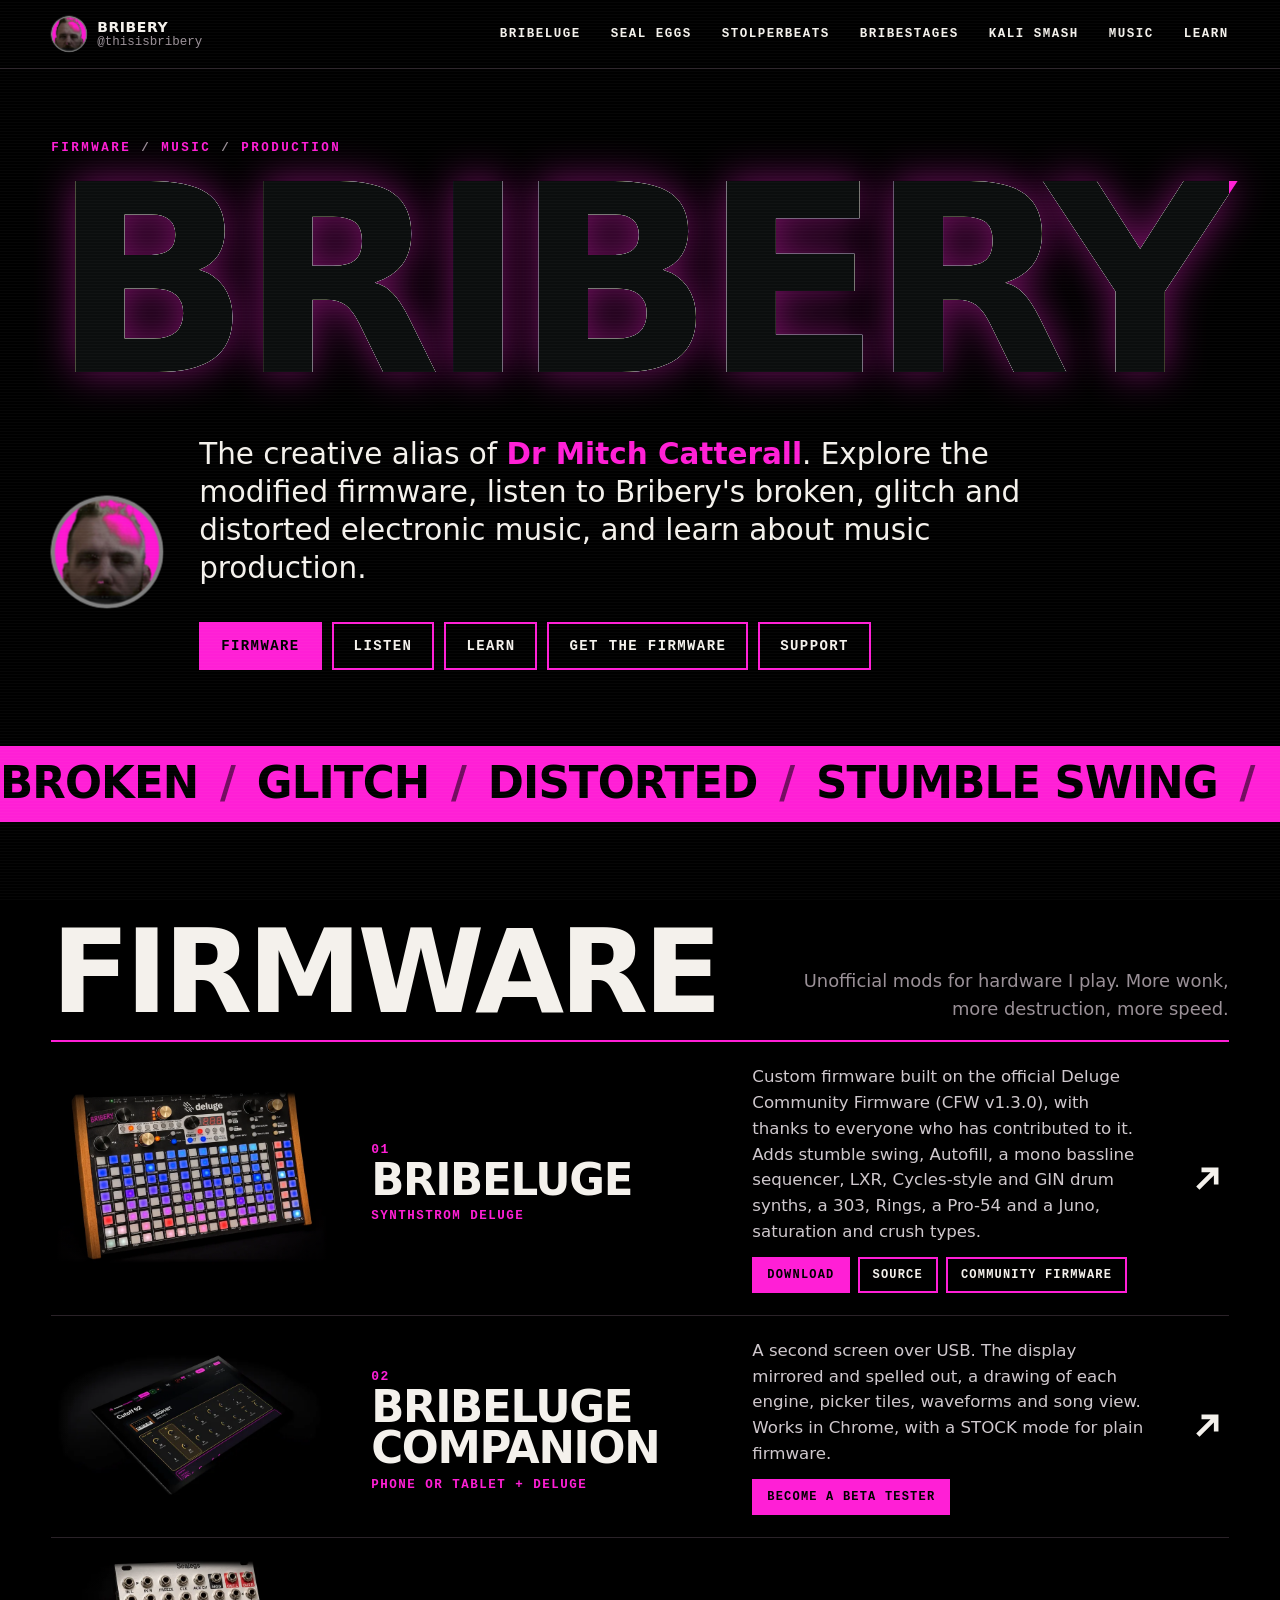
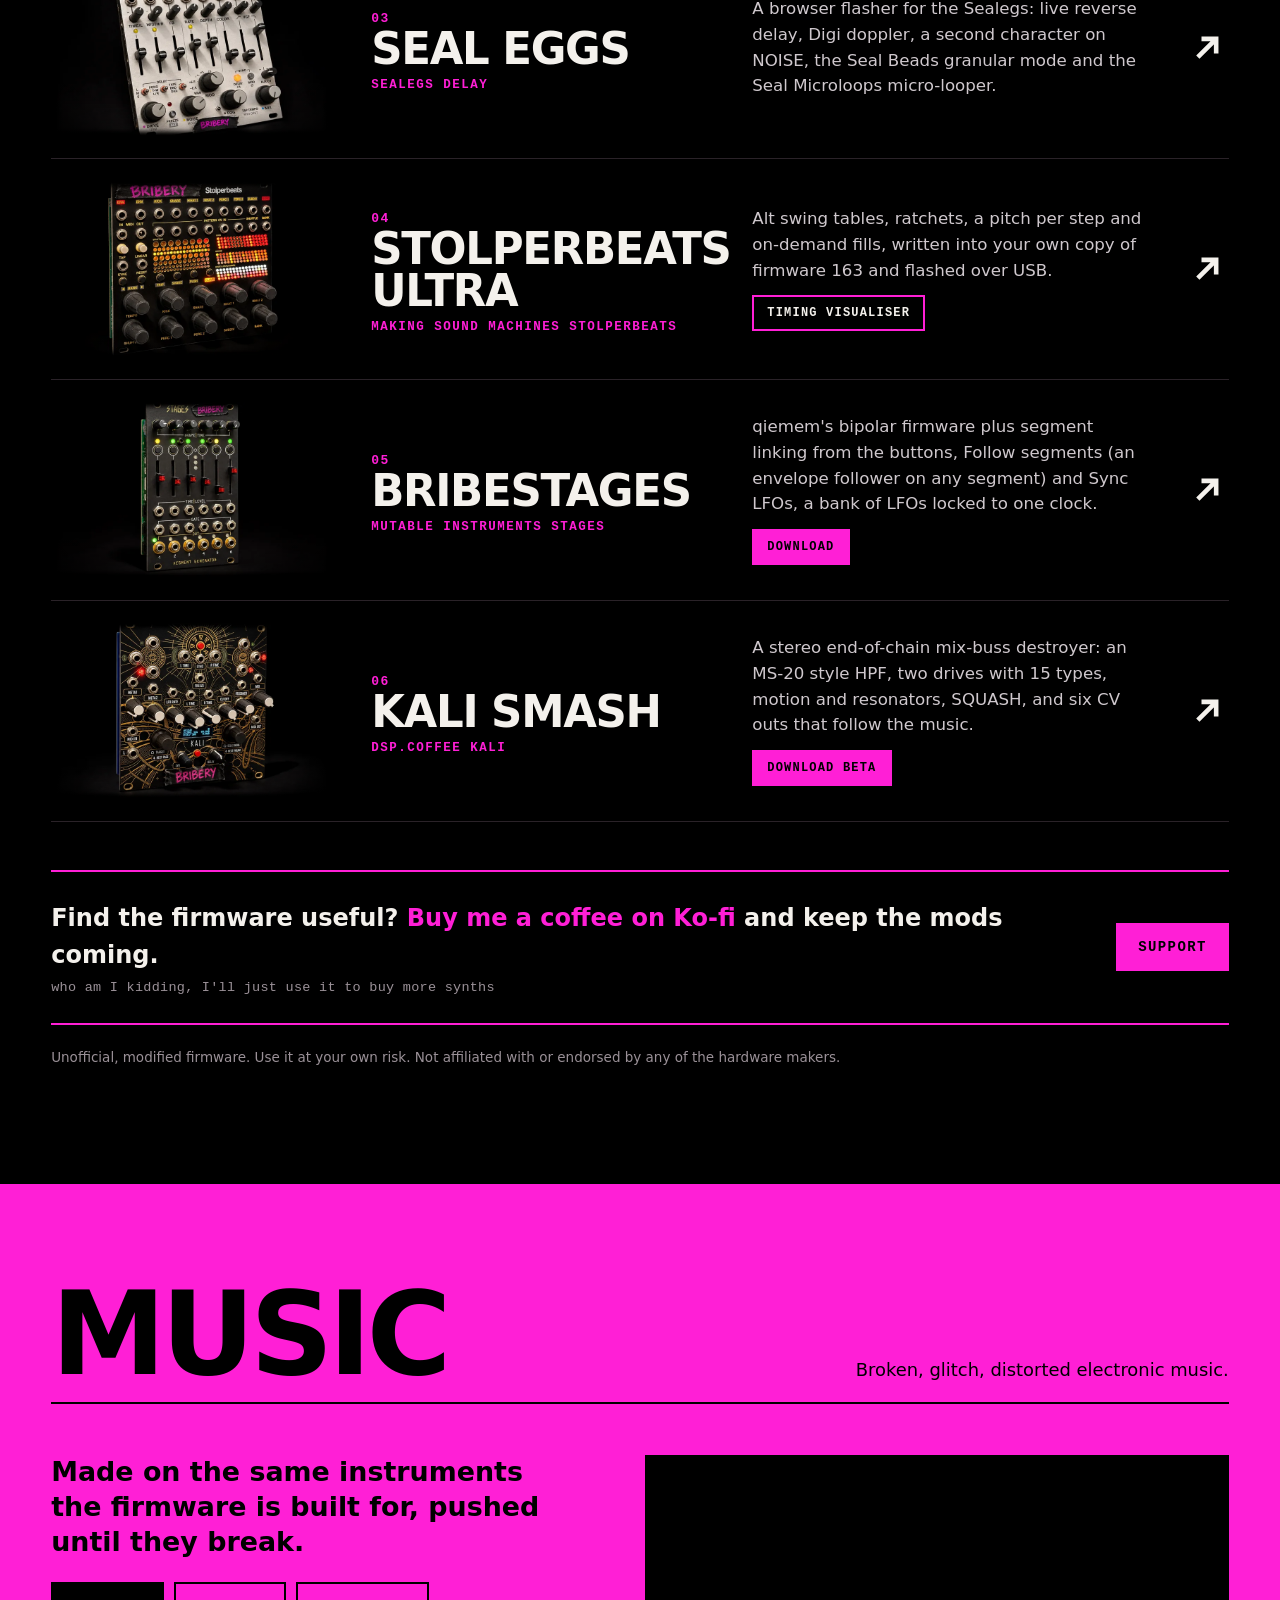
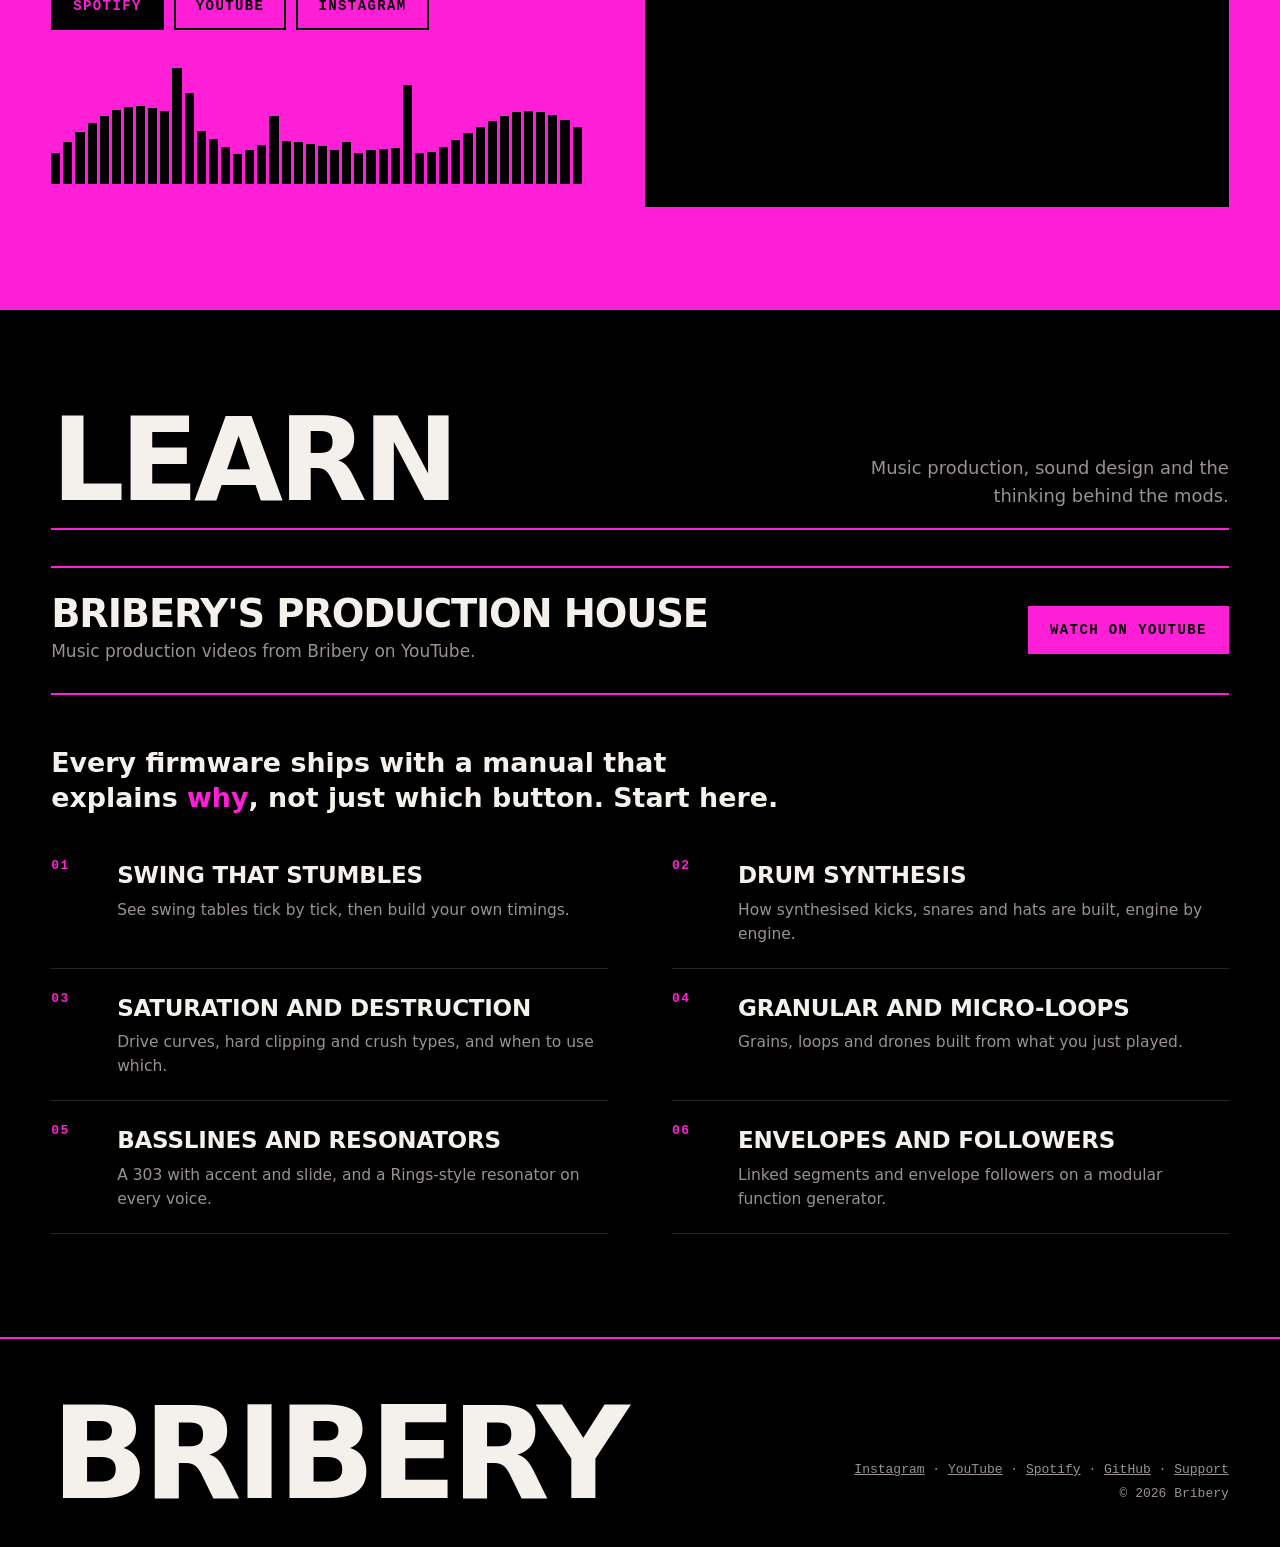
<file: index.html>
<!doctype html>
<html lang="en">
<head>
<meta charset="utf-8">
<meta name="viewport" content="width=device-width,initial-scale=1">
<title>BRIBERY</title>
<meta name="description" content="The creative alias of Dr Mitch Catterall. Modified firmware, broken, glitch and distorted electronic music, and music production.">
<meta name="theme-color" content="#000000">
<meta property="og:title" content="BRIBERY">
<meta property="og:description" content="Modified firmware, broken, glitch and distorted electronic music, and music production.">
<meta property="og:image" content="https://thisisbribery.com/assets/devices/deluge.webp">
<link rel="icon" type="image/png" sizes="32x32" href="/assets/favicon-32.png">
<link rel="icon" type="image/png" sizes="64x64" href="/assets/favicon-64.png">
<link rel="apple-touch-icon" href="/assets/apple-touch-icon.png">
<link rel="stylesheet" href="/assets/site.css">
<style>
html{scroll-behavior:smooth}

/* ---------- hero ---------- */
.hero{padding:clamp(28px,6vw,72px) var(--bx-gutter) clamp(36px,6vw,80px);position:relative}
.hero .bx-mega{font-size:19vw}
.hero-foot{display:grid;grid-template-columns:auto 1fr;gap:clamp(16px,3vw,36px);align-items:center;margin-top:clamp(22px,4vw,48px)}
.bigcoin{width:clamp(72px,9vw,112px);height:clamp(72px,9vw,112px);perspective:500px}
.bigcoin .bx-edge{width:8px;margin-left:-4px}
.bigcoin img{transform:translateZ(4px)}
.bigcoin .bx-back{transform:rotateY(180deg) translateZ(4px)}
.hero .bx-ctas{margin-top:clamp(22px,3vw,34px)}

/* ---------- marquee ---------- */
.marquee{background:var(--bx-pink);color:var(--bx-black);overflow:hidden;border-block:2px solid var(--bx-pink)}
.marquee-track{display:flex;width:max-content;animation:scroll 28s linear infinite}
.marquee span{font:900 clamp(22px,3.4vw,44px)/1 var(--bx-sans);letter-spacing:-.02em;text-transform:uppercase;padding:14px 0;white-space:nowrap}
.marquee i{font-style:normal;padding:0 .5em;opacity:.55}
@keyframes scroll{to{transform:translateX(-50%)}}

/* ---------- firmware rows with device shots ---------- */
.rows{list-style:none;margin:0;padding:0}
.row{position:relative;display:grid;grid-template-columns:clamp(150px,22vw,330px) minmax(0,1fr) minmax(0,1.15fr) 44px;gap:clamp(14px,3vw,40px);align-items:center;
  padding:clamp(14px,2vw,22px) 0;border-bottom:1px solid var(--bx-line);transition:background .15s,padding .15s}
.row:hover,.row:focus-within{background:var(--bx-pink);color:var(--bx-black);padding-inline:clamp(12px,2vw,24px)}
.row:hover .bx-num,.row:hover .dev,.row:hover .desc,.row:focus-within .bx-num,.row:focus-within .dev,.row:focus-within .desc{color:var(--bx-black)}
.shot{position:relative;aspect-ratio:16/10;background:#000;overflow:hidden}
.shot img{display:block;width:100%;height:100%;object-fit:cover;transition:transform .4s ease}
.shot::after{content:"";position:absolute;inset:0;background:radial-gradient(ellipse at 50% 50%,transparent 60%,#000 100%);pointer-events:none}
.row:hover .shot img{transform:scale(1.05)}
.shot.tall img{transform:scale(1.45)}
.row:hover .shot.tall img{transform:scale(1.52)}
.row h3{margin:0;font-weight:900;font-size:clamp(26px,3.4vw,52px);line-height:.95;letter-spacing:-.03em;text-transform:uppercase}
.row h3 a{text-decoration:none}
.row h3 a::after{content:"";position:absolute;inset:0;z-index:1}  /* whole row is the link */
.row h3 a:focus-visible{outline:none}
.dev{display:block;margin-top:8px;font:600 12.5px var(--bx-mono);letter-spacing:.12em;text-transform:uppercase;color:var(--bx-pink)}
.desc{margin:0;color:#cfc8cd;font-size:clamp(15px,1.3vw,17.5px)}
.extra{position:relative;z-index:2;display:flex;flex-wrap:wrap;gap:8px;margin-top:12px}
.extra .bx-btn{padding:9px 13px;font-size:12px}
.row:hover .extra .bx-btn,.row:focus-within .extra .bx-btn{border-color:var(--bx-black);color:var(--bx-black)}
.row:hover .extra .bx-btn.bx-solid,.row:focus-within .extra .bx-btn.bx-solid{background:var(--bx-black);color:var(--bx-pink)}
.arrow{width:44px;height:44px;justify-self:end;stroke:currentColor;fill:none;stroke-width:2.5;transition:transform .15s}
.row:hover .arrow{transform:translate(4px,-4px)}

.support{display:grid;grid-template-columns:minmax(0,1fr) auto;gap:20px;align-items:center;margin-top:clamp(28px,4vw,48px);padding:clamp(18px,2.6vw,28px) 0;border-block:2px solid var(--bx-pink)}
.support p{margin:0;font-size:clamp(18px,1.9vw,24px);font-weight:600}
.support p b{color:var(--bx-pink)}
.support p small{display:block;margin-top:6px;font:500 13.5px var(--bx-mono);letter-spacing:.02em;color:var(--bx-muted)}

/* ---------- music ---------- */
.music{background:var(--bx-pink);color:var(--bx-black)}
.music .bx-sec-head{border-color:var(--bx-black)}
.music .bx-sec-head p{color:var(--bx-black)}
.music-body{display:grid;grid-template-columns:minmax(0,1fr) minmax(0,1.1fr);gap:clamp(24px,5vw,72px);align-items:start;margin-top:clamp(28px,4vw,52px)}
.music-body p{margin:0 0 22px;font-size:clamp(19px,2.1vw,28px);line-height:1.3;font-weight:600;max-width:30ch}
.player{background:#000;padding:0;min-height:352px}
.player iframe{display:block;width:100%;height:352px;border:0}
.viz{display:flex;align-items:flex-end;gap:3px;height:clamp(70px,9vw,120px);margin-top:clamp(24px,3vw,40px)}
.viz b{flex:1;background:var(--bx-black);height:var(--h,30%);min-height:2px}

/* ---------- learn ---------- */
.learn-intro{margin:clamp(28px,4vw,52px) 0 clamp(10px,2vw,20px);font-size:clamp(19px,2.1vw,28px);line-height:1.3;font-weight:600;max-width:40ch}
.learn-intro b{color:var(--bx-pink)}
.yt{display:grid;grid-template-columns:minmax(0,1fr) auto;gap:20px;align-items:center;padding:clamp(18px,2.6vw,28px) 0;border-block:2px solid var(--bx-pink);margin:clamp(20px,3vw,36px) 0}
.yt h3{margin:0;font-weight:900;font-size:clamp(24px,3vw,42px);line-height:.95;letter-spacing:-.03em;text-transform:uppercase}
.yt p{margin:6px 0 0;color:var(--bx-muted)}
.topics{list-style:none;margin:0;padding:0;display:grid;grid-template-columns:repeat(2,minmax(0,1fr));column-gap:clamp(24px,5vw,72px)}
.topics li{border-bottom:1px solid var(--bx-line)}
.topics a{display:grid;grid-template-columns:52px 1fr;gap:14px;padding:22px 0;text-decoration:none}
.topics h3{margin:0;font-size:clamp(19px,1.8vw,24px);font-weight:800;letter-spacing:-.01em;text-transform:uppercase}
.topics p{margin:4px 0 0;color:var(--bx-muted);font-size:15.5px}
.topics a:hover h3{color:var(--bx-pink)}
.topics a:hover p{color:var(--bx-ink)}

@media (max-width:860px){
  .row{grid-template-columns:minmax(0,1fr) 30px;row-gap:12px}
  .row .shot{grid-column:1 / -1}
  .row .desc-wrap{grid-column:1 / -1}
  .row .arrow{grid-row:2;grid-column:2;width:30px;height:30px}
  .music-body,.topics{grid-template-columns:1fr}
  .support,.yt{grid-template-columns:1fr}
}
@media (max-width:520px){ .hero-foot{grid-template-columns:1fr} }
@media (prefers-reduced-motion:reduce){ .marquee-track,.viz b{animation:none!important} html{scroll-behavior:auto} }
</style>
<script src="/assets/site.js"></script>
</head>
<body class="bx" data-bx-page="home" data-bx-foot>

<main>
  <div class="hero">
    <p class="bx-kicker">Firmware <span>/</span> Music <span>/</span> Production</p>
    <h1 class="bx-mega bx-glitch" data-text="BRIBERY" data-fit><span class="bx-fit">BRIBERY</span></h1>
    <div class="hero-foot">
      <span class="bx-coin bigcoin" aria-hidden="true"><span class="bx-coin-inner"><img src="/assets/coin-front.png" alt=""><span class="bx-edge"></span><img class="bx-back" src="/assets/coin-back.png" alt=""></span></span>
      <div>
        <p class="bx-lede">The creative alias of <b>Dr Mitch Catterall</b>. Explore the modified firmware, listen to Bribery's broken, glitch and distorted electronic music, and learn about music production.</p>
        <div class="bx-ctas">
          <a class="bx-btn bx-solid" href="#firmware">Firmware</a>
          <a class="bx-btn" href="#music">Listen</a>
          <a class="bx-btn" href="#learn">Learn</a>
          <a class="bx-btn" href="#" data-bx-signup>Get the firmware</a>
          <a class="bx-btn" data-bx-support href="#" target="_blank" rel="noopener">Support</a>
        </div>
      </div>
    </div>
  </div>

  <div class="marquee" aria-hidden="true" data-bx-glitch>
    <div class="marquee-track">
      <span>Broken<i>/</i>Glitch<i>/</i>Distorted<i>/</i>Stumble swing<i>/</i>Drum synths<i>/</i>Live reverse<i>/</i>Granular<i>/</i>Mix-buss destruction<i>/</i>Moarrrrr<i>/</i></span>
      <span>Broken<i>/</i>Glitch<i>/</i>Distorted<i>/</i>Stumble swing<i>/</i>Drum synths<i>/</i>Live reverse<i>/</i>Granular<i>/</i>Mix-buss destruction<i>/</i>Moarrrrr<i>/</i></span>
    </div>
  </div>

  <section class="bx-section" id="firmware">
    <div class="bx-sec-head">
      <h2>Firmware</h2>
      <p>Unofficial mods for hardware I play. More wonk, more destruction, more speed.</p>
    </div>
    <ul class="rows">
      <li class="row">
        <div class="shot"><img src="/assets/devices/deluge-sm.webp" width="800" height="500" alt="" loading="lazy"></div>
        <div><span class="bx-num">01</span><h3><a href="/bribeluge/">Bribeluge</a></h3><span class="dev">Synthstrom Deluge</span></div>
        <div class="desc-wrap"><p class="desc">Custom firmware built on the official Deluge Community Firmware (CFW v1.3.0), with thanks to everyone who has contributed to it. Adds stumble swing, Autofill, a mono bassline sequencer, LXR, Cycles-style and GIN drum synths, a 303, Rings, a Pro-54 and a Juno, saturation and crush types.</p>
          <div class="extra"><a class="bx-btn bx-solid" href="#" data-bx-download="bribeluge">Download</a><a class="bx-btn" href="https://github.com/thisisbribery/DelugeFirmware" target="_blank" rel="noopener">Source</a><a class="bx-btn" href="https://delugecommunity.com/" target="_blank" rel="noopener">Community firmware</a></div></div>
        <svg class="arrow" viewBox="0 0 24 24" aria-hidden="true"><path d="M7 17 17 7M9 7h8v8"/></svg>
      </li>
      <li class="row">
        <div class="shot"><img src="/assets/devices/companion-sm.webp" width="800" height="500" alt="" loading="lazy"></div>
        <div><span class="bx-num">02</span><h3><a href="/bribeluge/companion/">Bribeluge Companion</a></h3><span class="dev">Phone or tablet + Deluge</span></div>
        <div class="desc-wrap"><p class="desc">A second screen over USB. The display mirrored and spelled out, a drawing of each engine, picker tiles, waveforms and song view. Works in Chrome, with a STOCK mode for plain firmware.</p>
          <div class="extra"><a class="bx-btn bx-solid" href="#" data-bx-beta>Become a beta tester</a></div></div>
        <svg class="arrow" viewBox="0 0 24 24" aria-hidden="true"><path d="M7 17 17 7M9 7h8v8"/></svg>
      </li>
      <li class="row">
        <div class="shot"><img src="/assets/devices/sealegs-sm.webp" width="800" height="500" alt="" loading="lazy"></div>
        <div><span class="bx-num">03</span><h3><a href="/sealeggs/">Seal Eggs</a></h3><span class="dev">Sealegs delay</span></div>
        <div class="desc-wrap"><p class="desc">A browser flasher for the Sealegs: live reverse delay, Digi doppler, a second character on NOISE, the Seal Beads granular mode and the Seal Microloops micro-looper.</p></div>
        <svg class="arrow" viewBox="0 0 24 24" aria-hidden="true"><path d="M7 17 17 7M9 7h8v8"/></svg>
      </li>
      <li class="row">
        <div class="shot"><img src="/assets/devices/stolperbeats-sm.webp" width="800" height="500" alt="" loading="lazy"></div>
        <div><span class="bx-num">04</span><h3><a href="/stolperbeats/">Stolperbeats Ultra</a></h3><span class="dev">Making Sound Machines Stolperbeats</span></div>
        <div class="desc-wrap"><p class="desc">Alt swing tables, ratchets, a pitch per step and on-demand fills, written into your own copy of firmware 163 and flashed over USB.</p>
          <div class="extra"><a class="bx-btn" href="/stolperbeats/visualiser/">Timing visualiser</a></div></div>
        <svg class="arrow" viewBox="0 0 24 24" aria-hidden="true"><path d="M7 17 17 7M9 7h8v8"/></svg>
      </li>
      <li class="row">
        <div class="shot"><img src="/assets/devices/stages-sm.webp" width="800" height="500" alt="" loading="lazy"></div>
        <div><span class="bx-num">05</span><h3><a href="/bribestages/">Bribestages</a></h3><span class="dev">Mutable Instruments Stages</span></div>
        <div class="desc-wrap"><p class="desc">qiemem's bipolar firmware plus segment linking from the buttons, Follow segments (an envelope follower on any segment) and Sync LFOs, a bank of LFOs locked to one clock.</p>
          <div class="extra"><a class="bx-btn bx-solid" href="#" data-bx-download="stages">Download</a></div></div>
        <svg class="arrow" viewBox="0 0 24 24" aria-hidden="true"><path d="M7 17 17 7M9 7h8v8"/></svg>
      </li>
    <li class="row">
        <div class="shot"><img src="/assets/devices/kali-sm.webp" width="800" height="500" alt="" loading="lazy"></div>
        <div><span class="bx-num">06</span><h3><a href="/kali/">Kali Smash</a></h3><span class="dev">dsp.coffee Kali</span></div>
        <div class="desc-wrap"><p class="desc">A stereo end-of-chain mix-buss destroyer: an MS-20 style HPF, two drives with 15 types, motion and resonators, SQUASH, and six CV outs that follow the music.</p>
          <div class="extra"><a class="bx-btn bx-solid" href="#" data-bx-download="kali">Download beta</a></div></div>
        <svg class="arrow" viewBox="0 0 24 24" aria-hidden="true"><path d="M7 17 17 7M9 7h8v8"/></svg>
      </li>
    </ul>
    <div class="support" data-bx-support-block>
      <p>Find the firmware useful? <b>Buy me a coffee on Ko-fi</b> and keep the mods coming.<small>who am I kidding, I'll just use it to buy more synths</small></p>
      <a class="bx-btn bx-solid" data-bx-support href="#" target="_blank" rel="noopener">Support</a>
    </div>
    <p class="bx-fine" style="margin-top:22px">Unofficial, modified firmware. Use it at your own risk. Not affiliated with or endorsed by any of the hardware makers.</p>
  </section>

  <section id="music" class="bx-section music">
    <div class="bx-sec-head">
      <h2>Music</h2>
      <p>Broken, glitch, distorted electronic music.</p>
    </div>
    <div class="music-body">
      <div>
        <p>Made on the same instruments the firmware is built for, pushed until they break.</p>
        <div class="bx-ctas">
          <a class="bx-btn bx-ink bx-solid" data-bx-link="spotify" href="#" target="_blank" rel="noopener">Spotify</a>
          <a class="bx-btn bx-ink" data-bx-link="youtube" href="#" target="_blank" rel="noopener">YouTube</a>
          <a class="bx-btn bx-ink" data-bx-link="instagram" href="#" target="_blank" rel="noopener">Instagram</a>
        </div>
        <div class="viz" id="viz" aria-hidden="true"></div>
      </div>
      <div class="player">
        <iframe title="Bribery on Spotify" src="https://open.spotify.com/embed/artist/2icKus0gqgPVjAtHFM0e7N?utm_source=generator&amp;theme=0" loading="lazy"
          allow="autoplay; clipboard-write; encrypted-media; fullscreen; picture-in-picture"></iframe>
      </div>
    </div>
  </section>

  <section id="learn" class="bx-section">
    <div class="bx-sec-head">
      <h2>Learn</h2>
      <p>Music production, sound design and the thinking behind the mods.</p>
    </div>
    <div class="yt">
      <div><h3>Bribery's Production House</h3><p>Music production videos from Bribery on YouTube.</p></div>
      <a class="bx-btn bx-solid" data-bx-link="youtube" href="#" target="_blank" rel="noopener">Watch on YouTube</a>
    </div>
    <p class="learn-intro">Every firmware ships with a manual that explains <b>why</b>, not just which button. Start here.</p>
    <ul class="topics">
      <li><a href="/stolperbeats/visualiser/"><span class="bx-num">01</span><div><h3>Swing that stumbles</h3><p>See swing tables tick by tick, then build your own timings.</p></div></a></li>
      <li><a href="/bribeluge/#drums"><span class="bx-num">02</span><div><h3>Drum synthesis</h3><p>How synthesised kicks, snares and hats are built, engine by engine.</p></div></a></li>
      <li><a href="/bribeluge/#fx"><span class="bx-num">03</span><div><h3>Saturation and destruction</h3><p>Drive curves, hard clipping and crush types, and when to use which.</p></div></a></li>
      <li><a href="/sealeggs/"><span class="bx-num">04</span><div><h3>Granular and micro-loops</h3><p>Grains, loops and drones built from what you just played.</p></div></a></li>
      <li><a href="/bribeluge/#synths"><span class="bx-num">05</span><div><h3>Basslines and resonators</h3><p>A 303 with accent and slide, and a Rings-style resonator on every voice.</p></div></a></li>
      <li><a href="/bribestages/#follow"><span class="bx-num">06</span><div><h3>Envelopes and followers</h3><p>Linked segments and envelope followers on a modular function generator.</p></div></a></li>
    </ul>
  </section>
</main>

<script>
// Level-meter visual in the Music band.
(function(){
  var viz = document.getElementById("viz"), n = innerWidth < 600 ? 28 : 44, bars = [];
  for (var i = 0; i < n; i++){ var b = document.createElement("b"); viz.appendChild(b); bars.push(b); }
  var still = matchMedia("(prefers-reduced-motion: reduce)").matches;
  function frame(t){
    for (var i = 0; i < n; i++){
      var x = i / n, base = 0.25 + 0.45 * Math.abs(Math.sin(x * 9 + t / 700)) * Math.abs(Math.sin(x * 3.1 - t / 1300));
      var spike = Math.random() < 0.06 ? Math.random() * 0.6 : 0;
      bars[i].style.setProperty("--h", Math.min(100, (base + spike) * 100) + "%");
    }
  }
  if (still) { frame(1200); return; }
  var last = 0;
  (function loop(t){ if (t - last > 90){ frame(t); last = t; } requestAnimationFrame(loop); })(0);
})();
</script>
</body>
</html>
</file>
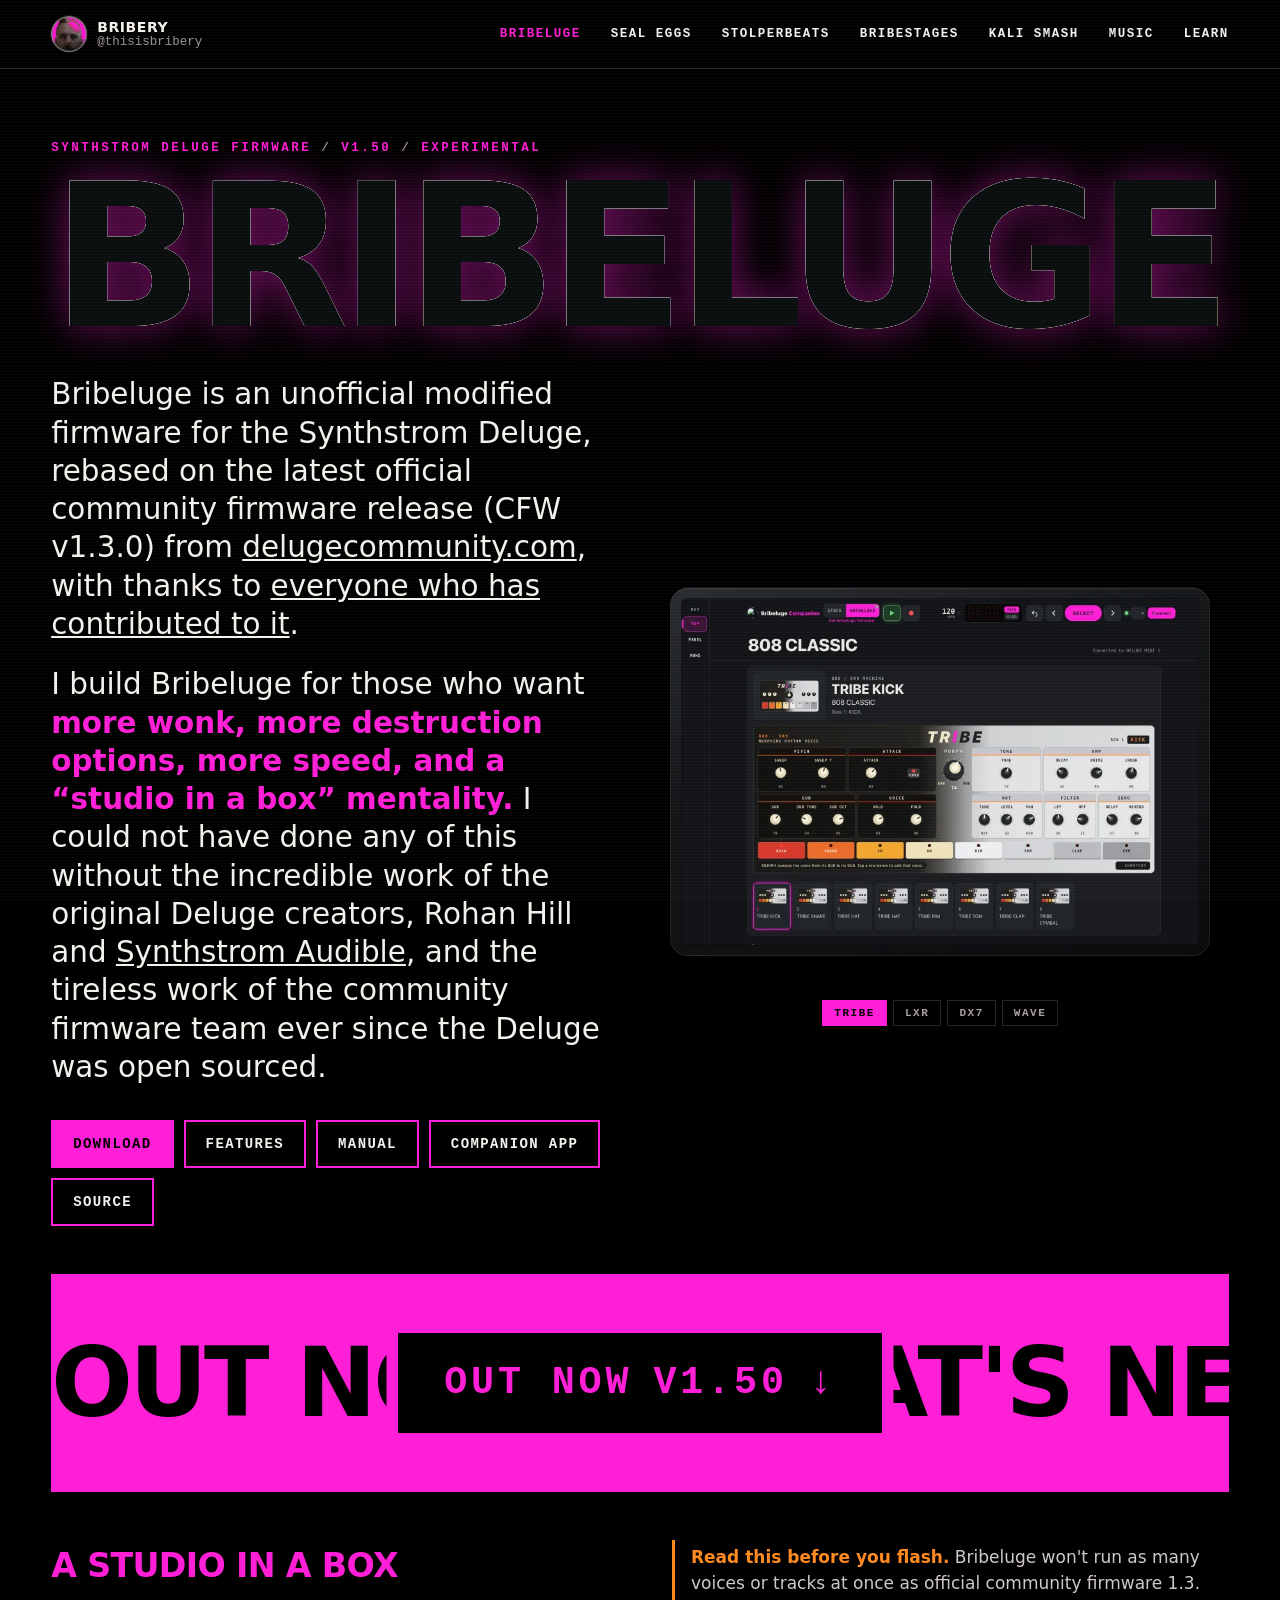
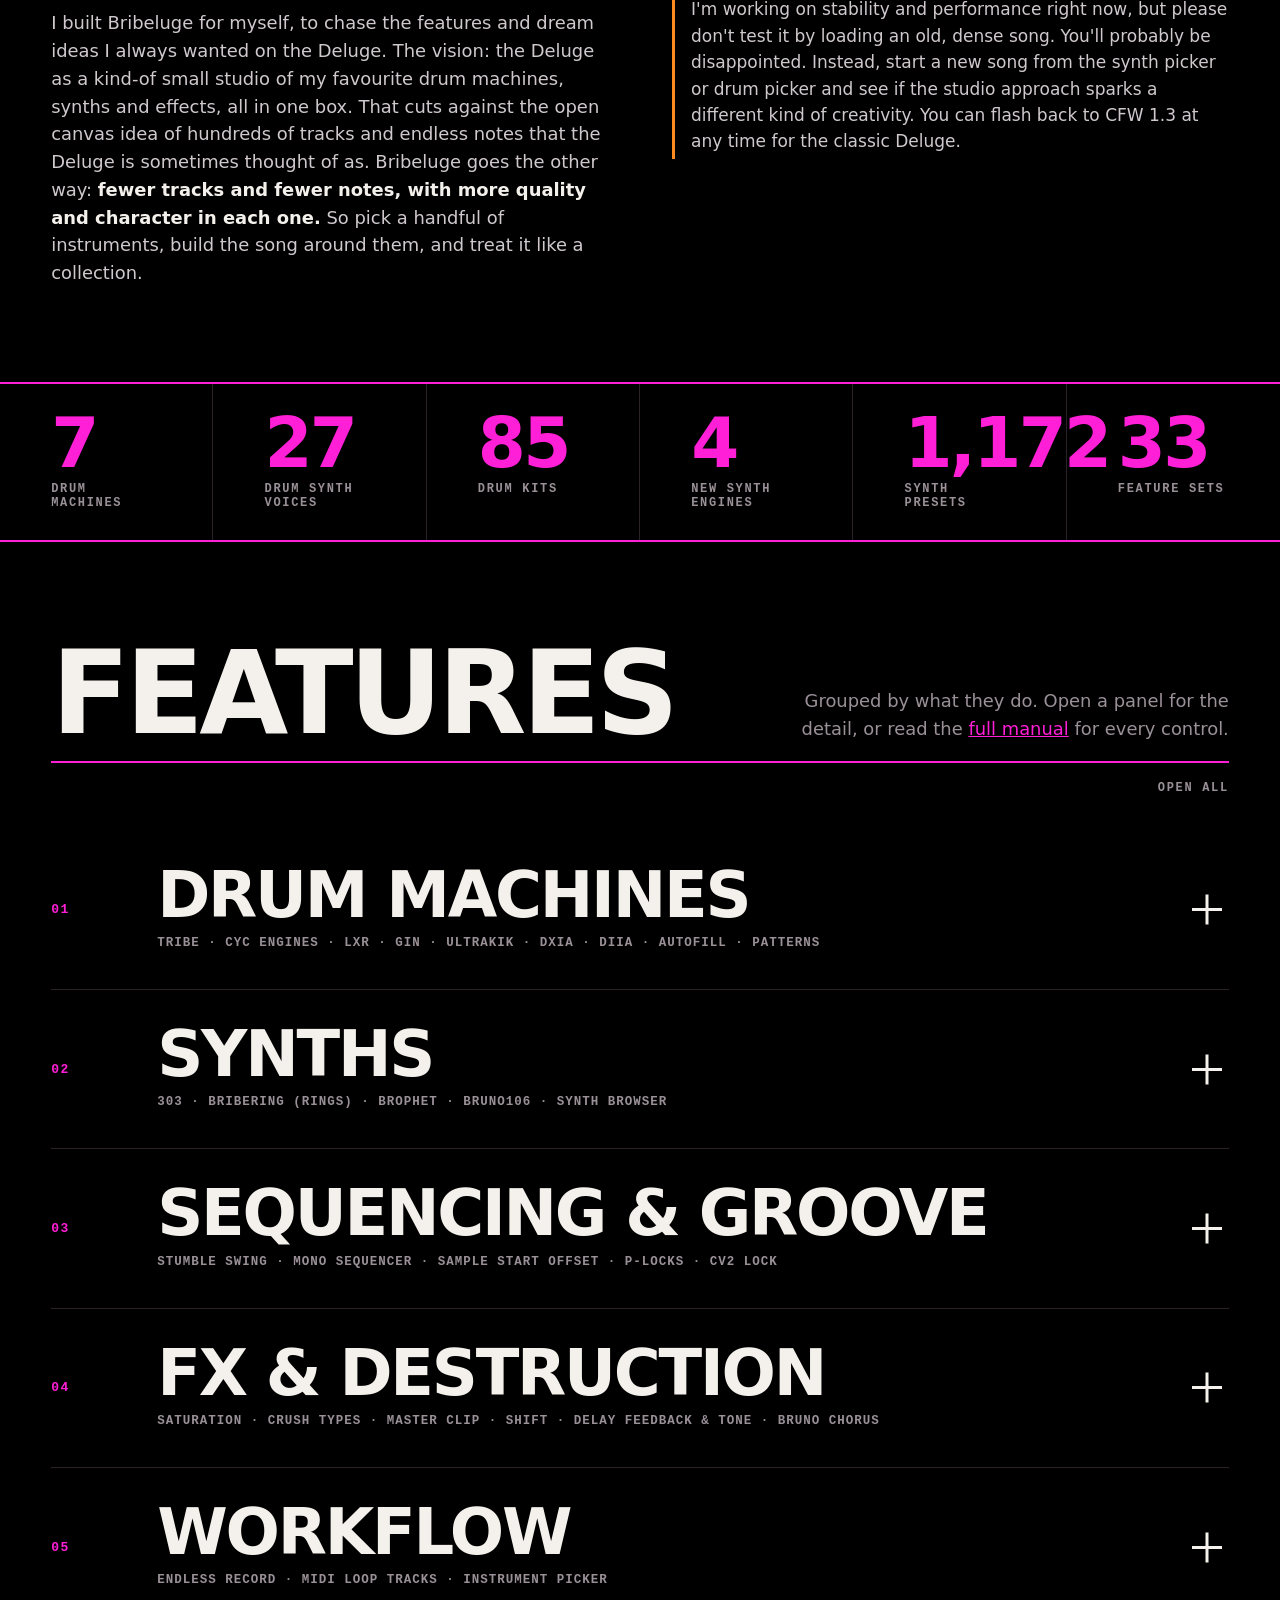
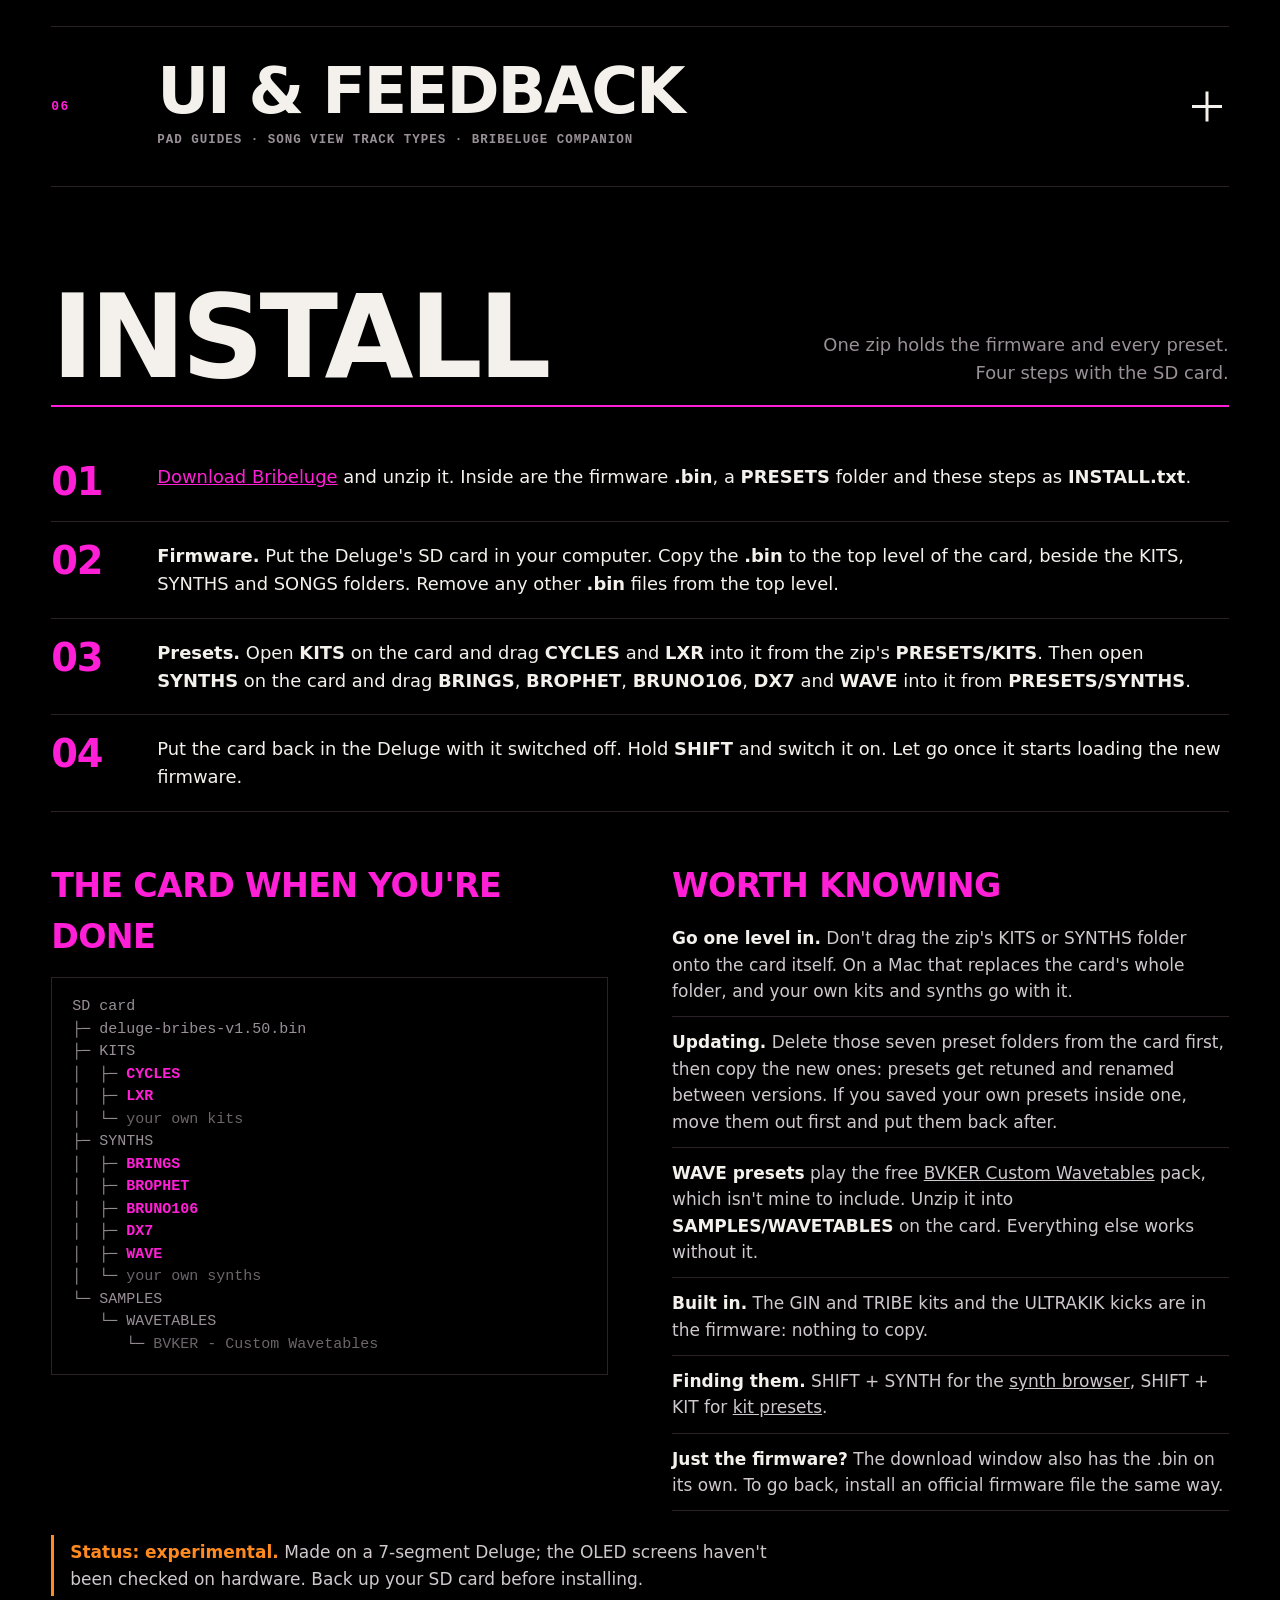
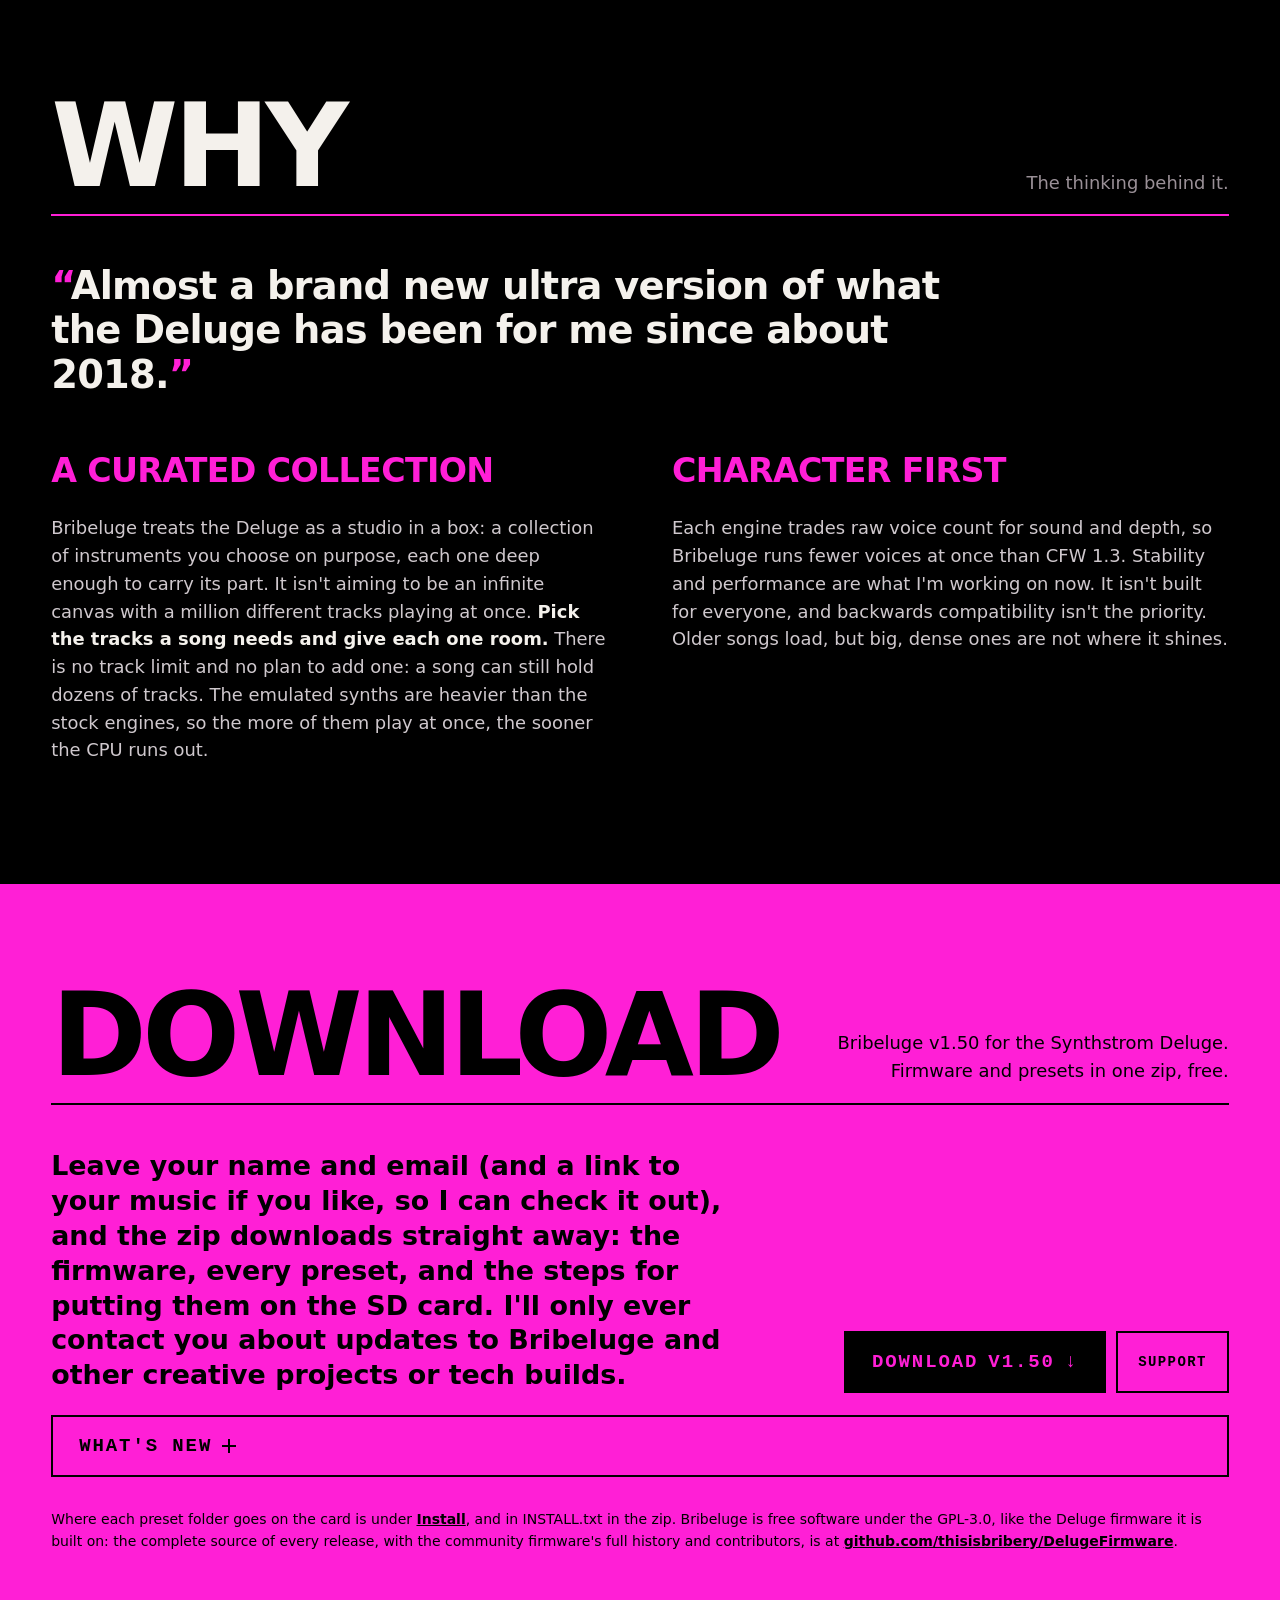
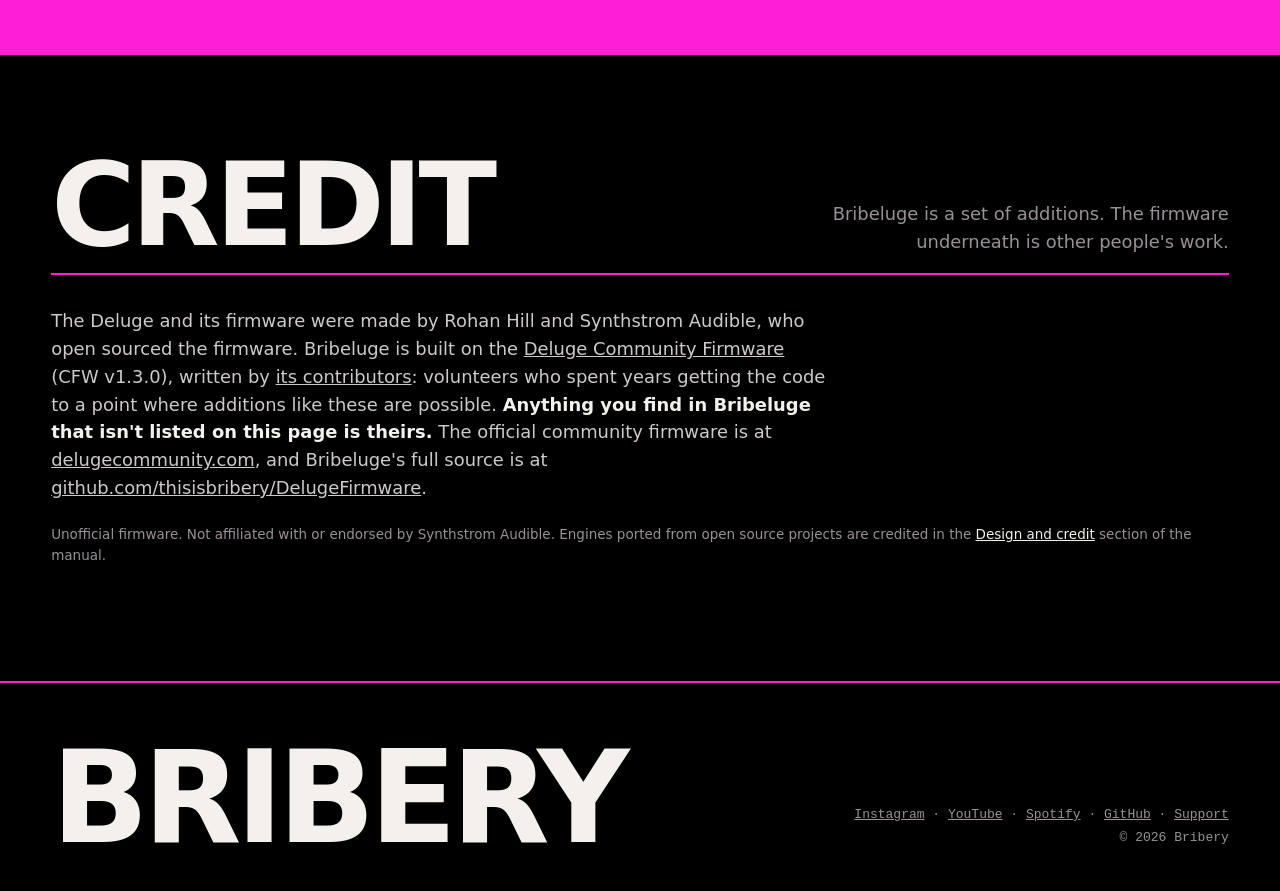
<file: bribeluge/index.html>
<!doctype html>
<html lang="en">
<head>
<meta charset="utf-8">
<meta name="viewport" content="width=device-width,initial-scale=1">
<title>BRIBELUGE · Deluge firmware · BRIBERY</title>
<meta name="description" content="Bribeluge: unofficial firmware for the Synthstrom Deluge. Drum synths, a 303, Rings, a Pro-54 and a Juno, stumble swing, Autofill, saturation and crush types.">
<meta name="theme-color" content="#000000">
<meta property="og:title" content="BRIBELUGE: Deluge Bribes firmware">
<meta property="og:description" content="More wonk, more destruction, more speed. Unofficial firmware for the Synthstrom Deluge.">
<meta property="og:image" content="https://thisisbribery.com/assets/devices/deluge.webp">
<link rel="icon" type="image/png" sizes="32x32" href="/assets/favicon-32.png">
<link rel="icon" type="image/png" sizes="64x64" href="/assets/favicon-64.png">
<link rel="apple-touch-icon" href="/assets/apple-touch-icon.png">
<link rel="stylesheet" href="/assets/site.css">
<link rel="stylesheet" href="/assets/pages.css">
<style>
.cx-shots::after{display:none}
.cx-slides{position:relative;aspect-ratio:1604/1150}
.cx-slides img{position:absolute;inset:0;width:100%;height:100%;aspect-ratio:auto;object-fit:contain;background:none;opacity:0;transition:opacity .9s ease}
.cx-slides img.on{opacity:1}
.cx-dots{display:flex;flex-wrap:wrap;justify-content:center;gap:6px;margin-top:10px}
.cx-dots button{all:unset;cursor:pointer;padding:6px 11px;border:1.5px solid var(--bx-line);color:#a99fa6;font:700 11px var(--bx-mono);letter-spacing:.14em;-webkit-tap-highlight-color:transparent}
.cx-dots button[aria-selected="true"]{background:var(--bx-pink);border-color:var(--bx-pink);color:var(--bx-black)}
.cx-dots button:hover{border-color:var(--bx-pink)}
.cx-dots button:focus-visible{outline:2px solid var(--bx-pink);outline-offset:2px}
@media (prefers-reduced-motion:reduce){.cx-slides img{transition:none}}
</style>
<script src="/assets/site.js"></script>
</head>
<body class="bx" data-bx-page="bribeluge" data-bx-foot>

<main>
  <section class="bx-hero">
    <p class="bx-kicker">Synthstrom Deluge firmware <span>/</span> v1.50 <span>/</span> Experimental</p>
    <h1 class="bx-mega bx-glitch" data-text="BRIBELUGE" data-fit><span class="bx-fit">BRIBELUGE</span></h1>
    <div class="bx-hero-grid">
      <div>
        <p class="bx-lede">Bribeluge is an unofficial modified firmware for the Synthstrom Deluge, rebased on the latest official community firmware release (CFW v1.3.0) from <a href="https://delugecommunity.com/" target="_blank" rel="noopener">delugecommunity.com</a>, with thanks to <a href="https://github.com/SynthstromAudible/DelugeFirmware/graphs/contributors" target="_blank" rel="noopener">everyone who has contributed to it</a>.</p>
        <p class="bx-lede" style="margin-top:.75em">I build Bribeluge for those who want <b>more wonk, more destruction options, more speed, and a &ldquo;studio in a box&rdquo; mentality.</b> I could not have done any of this without the incredible work of the original Deluge creators, Rohan Hill and <a href="https://synthstrom.com/" target="_blank" rel="noopener">Synthstrom Audible</a>, and the tireless work of the community firmware team ever since the Deluge was open sourced.</p>
        <div class="bx-ctas">
          <a class="bx-btn bx-solid" href="#download" data-bx-download>Download</a>
          <a class="bx-btn" href="#features">Features</a>
          <a class="bx-btn" href="/bribeluge/manual/">Manual</a>
          <a class="bx-btn" href="/bribeluge/companion/">Companion app</a>
          <a class="bx-btn" href="https://github.com/thisisbribery/DelugeFirmware" target="_blank" rel="noopener">Source</a>
        </div>
      </div>
      <figure class="bx-shot cx-shots">
        <div class="cx-slides">
          <img class="on" src="/assets/companion/hero-tribe-sm.webp" srcset="/assets/companion/hero-tribe-sm.webp 900w, /assets/companion/hero-tribe.webp 1600w" sizes="(max-width:900px) 100vw, 50vw" width="1604" height="1150" alt="The Companion on a tablet, showing a TRIBE kit: the 808 / 909 panel and the kit rows">
          <img src="/assets/companion/hero-lxr-sm.webp" srcset="/assets/companion/hero-lxr-sm.webp 900w, /assets/companion/hero-lxr.webp 1600w" sizes="(max-width:900px) 100vw, 50vw" width="1604" height="1150" alt="The Companion on a tablet, showing an LXR kit on its snare row" loading="lazy" aria-hidden="true">
          <img src="/assets/companion/hero-dx7-sm.webp" srcset="/assets/companion/hero-dx7-sm.webp 900w, /assets/companion/hero-dx7.webp 1600w" sizes="(max-width:900px) 100vw, 50vw" width="1604" height="1150" alt="The Companion on a tablet, showing a DX7 synth with its six operators" loading="lazy" aria-hidden="true">
          <img src="/assets/companion/hero-wave-sm.webp" srcset="/assets/companion/hero-wave-sm.webp 900w, /assets/companion/hero-wave.webp 1600w" sizes="(max-width:900px) 100vw, 50vw" width="1604" height="1150" alt="The Companion on a tablet, showing a wavetable synth drawn in 3D" loading="lazy" aria-hidden="true">
        </div>
        <div class="cx-dots" role="tablist" aria-label="Companion screens">
          <button type="button" role="tab" aria-selected="true" data-i="0">TRIBE</button>
          <button type="button" role="tab" aria-selected="false" data-i="1">LXR</button>
          <button type="button" role="tab" aria-selected="false" data-i="2">DX7</button>
          <button type="button" role="tab" aria-selected="false" data-i="3">WAVE</button>
        </div>
      </figure>
    </div>
    <a class="bx-outnow" href="#download">
      <span class="bx-outnow-track" aria-hidden="true"><span>Out now <b>/</b> What's new <b>/</b> Check it out <b>/</b> New features <b>/</b> Fresh firmware <b>/</b> Just landed <b>/</b> Go get it <b>/</b> </span><span>Out now <b>/</b> What's new <b>/</b> Check it out <b>/</b> New features <b>/</b> Fresh firmware <b>/</b> Just landed <b>/</b> Go get it <b>/</b> </span></span>
      <span class="bx-outnow-btn">Out now <span data-bx-bin-version>v1.50</span> <i aria-hidden="true">&#8595;</i></span>
    </a>
    <div class="bx-split">
      <div>
        <h3>A studio in a box</h3>
        <p class="bx-prose">I built Bribeluge for myself, to chase the features and dream ideas I always wanted on the Deluge. The vision: the Deluge as a kind-of small studio of my favourite drum machines, synths and effects, all in one box. That cuts against the open canvas idea of hundreds of tracks and endless notes that the Deluge is sometimes thought of as. Bribeluge goes the other way: <b>fewer tracks and fewer notes, with more quality and character in each one.</b> So pick a handful of instruments, build the song around them, and treat it like a collection.</p>
      </div>
      <div>
        <p class="bx-note" style="margin-top:0"><b>Read this before you flash.</b> Bribeluge won't run as many voices or tracks at once as official community firmware 1.3. I'm working on stability and performance right now, but please don't test it by loading an old, dense song. You'll probably be disappointed. Instead, start a new song from the synth picker or drum picker and see if the studio approach sparks a different kind of creativity. You can flash back to CFW 1.3 at any time for the classic Deluge.</p>
      </div>
    </div>
  </section>

  <div class="bx-stats bx-stats-6">
    <a class="bx-stat" href="#drums"><b>7</b><span>Drum machines</span></a>
    <a class="bx-stat" href="#drums"><b>27</b><span>Drum synth voices</span></a>
    <a class="bx-stat" href="#drums"><b>85</b><span>Drum kits</span></a>
    <a class="bx-stat" href="#synths"><b>4</b><span>New synth engines</span></a>
    <a class="bx-stat" href="#synths"><b>1,172</b><span>Synth presets</span></a>
    <a class="bx-stat" href="#features"><b>33</b><span>Feature sets</span></a>
  </div>

  <section class="bx-section" id="features">
    <div class="bx-sec-head">
      <h2>Features</h2>
      <p>Grouped by what they do. Open a panel for the detail, or read the <a href="/bribeluge/manual/" style="color:var(--bx-pink)">full manual</a> for every control.</p>
    </div>
    <div class="bx-toolbar"><button class="bx-linkbtn" type="button" id="toggleAll">Open all</button></div>

    <div class="bx-panels">

      <details class="bx-panel" id="drums">
        <summary><span class="bx-num">01</span><div><h3>Drum machines</h3><span class="bx-pv">TRIBE · Cyc engines · LXR · GIN · ULTRAKIK · DXIA · DIIA · Autofill · Patterns</span></div><span class="bx-plus" aria-hidden="true"></span></summary>
        <div class="bx-panel-body">
          <p class="bx-panel-intro">Synthesised drums on any kit row. A drum synth row is still a normal Deluge sound: its envelopes, filters, FX, mod matrix, automation and parameter locks all work on top. Every engine is in one list, SYNTH MODE, with Cycles-style gold knobs and one pad layout.</p>

          <p class="bx-group">The engines</p>
          <ul class="bx-feats">
            <li class="bx-feat"><h4><img class="bx-art" src="/assets/engines/tribe.svg" width="160" height="100" alt="" loading="lazy">TRIBE<small>808 / 909</small></h4>
              <div><p>An 808 / 909 drum machine: kick, snare, clap, rim, tom, hats, cymbal and cowbell, each with an 808 &gt; 909 knob that blends smoothly from one machine to the other. Every knob is centred on the real machine, with extras after Hexinverter's Mutant drums: a square wave and sub on the kick, a ringing snappy on the snare. Eleven kits built in.</p>
              <div class="bx-chips"><span class="bx-seg">TRIBE</span></div></div>
              <a class="bx-more" href="/bribeluge/manual/#30-tribe">Manual &#8594;</a></li>
            <li class="bx-feat"><h4><img class="bx-art" src="/assets/engines/cyc.svg" width="160" height="100" alt="" loading="lazy">Cyc engines<small>Cycles-style</small></h4>
              <div><p>Eight engines modelled on the Model:Cycles' six machines and the Syntakt's SD VINTAGE and CP VINTAGE, with the same knobs and starting values, rebuilt from measurements. Running on integer table oscillators for speed.</p>
              <div class="bx-chips"><span class="bx-seg">KIK</span><span class="bx-seg">SNR</span><span class="bx-seg">CMTL</span><span class="bx-seg">PERC</span><span class="bx-seg">TONE</span><span class="bx-seg">CHRD</span><span class="bx-seg">VSNR</span><span class="bx-seg">CLAP</span></div></div>
              <a class="bx-more" href="/bribeluge/manual/#cyc-engines">Manual &#8594;</a></li>
            <li class="bx-feat"><h4><img class="bx-art" src="/assets/engines/lxr.svg" width="160" height="100" alt="" loading="lazy">LXR voices<small>From LXR-02</small></h4>
              <div><p>Kick / tom, Snare and Cymbal / hat, ported from the drum voices of the open source LXR-02 firmware by Erica Synths.</p>
              <div class="bx-chips"><span class="bx-seg">DRUM <i>Kick / tom</i></span><span class="bx-seg">SNAR <i>Snare</i></span><span class="bx-seg">METL <i>Cymbal / hat</i></span></div></div>
              <a class="bx-more" href="/bribeluge/manual/#6-drum-synth">Manual &#8594;</a></li>
            <li class="bx-feat"><h4><img class="bx-art" src="/assets/engines/gin.svg" width="160" height="100" alt="" loading="lazy">GIN<small>PO-32 style</small></h4>
              <div><p>The drum voice from SquareWave Studio's GIN for the OP-1, built on libpo32. A tone with a pitch sweep, LFO or noise modulator, plus a filtered noise layer, mixed, driven and EQ'd. Its kits are built into the firmware.</p>
              <div class="bx-chips"><span class="bx-seg">GIN</span></div></div>
              <a class="bx-more" href="/bribeluge/manual/#gin">Manual &#8594;</a></li>
            <li class="bx-feat"><h4><img class="bx-art" src="/assets/engines/ultrakik.svg" width="160" height="100" alt="" loading="lazy">ULTRAKIK<small>Kick engine</small></h4>
              <div><p>One swept oscillator into a wavefolder, four kinds of drive, grit, a click and a clean sub, with sixteen presets from clean to fully broken. Long gliding 808s, hard 909s, destroyed kicks.</p>
              <div class="bx-chips"><span class="bx-seg">ULTRAKIK</span></div></div>
              <a class="bx-more" href="/bribeluge/manual/#ultrakik">Manual &#8594;</a></li>
            <li class="bx-feat"><h4><img class="bx-art" src="/assets/engines/xia.svg" width="160" height="100" alt="" loading="lazy">DXIA<small>FM drums</small></h4>
              <div><p>Three sine operators and a carrier, phase modulating each other in three routings. Each starts on a preset: a tight kick, a knocky kick, a long deep kick.</p>
              <div class="bx-chips"><span class="bx-seg">DX-L</span><span class="bx-seg">DX-B</span><span class="bx-seg">DX-C</span></div></div>
              <a class="bx-more" href="/bribeluge/manual/#choosing-an-engine">Manual &#8594;</a></li>
            <li class="bx-feat"><h4><img class="bx-art" src="/assets/engines/xia.svg" width="160" height="100" alt="" loading="lazy">DIIA<small>Metallic</small></h4>
              <div><p>Inharmonic, metallic partials with a noise strike, in three variants: a snare-ish noise perc, a zap and metallic noise.</p>
              <div class="bx-chips"><span class="bx-seg">DI-G</span><span class="bx-seg">DI-I</span><span class="bx-seg">DI-H</span></div></div>
              <a class="bx-more" href="/bribeluge/manual/#choosing-an-engine">Manual &#8594;</a></li>
          </ul>

          <p class="bx-group">Playing them</p>
          <ul class="bx-feats">
            <li class="bx-feat"><h4>Kit presets<small>SHIFT + KIT</small></h4><p>Ready-made drum synth kits: Cycles kits, 42 LXR kits, and the GIN and TRIBE kits built into the firmware. Every kit has eight rows, so one swaps for another in place, row for row, and rows you add above or below are kept through the swap. Rows tint by engine.</p>
              <a class="bx-more" href="/bribeluge/manual/#kit-presets">Manual &#8594;</a></li>
            <li class="bx-feat"><h4>Kit pattern mode</h4><p>24 saved patterns for each of a kit's bottom six rows. Step a row through them or load a whole bank.</p>
              <a class="bx-more" href="/bribeluge/manual/#2-kit-pattern-mode">Manual &#8594;</a></li>
            <li class="bx-feat"><h4>Autofill<small>TAP</small></h4><p>TAP plays a fill to the end of the bar on Kick, Snare and Hihat 1: Ghost, Drive, Build, Climb or Stutter. Your patterns are never changed.</p>
              <a class="bx-more" href="/bribeluge/manual/#3-autofill">Manual &#8594;</a></li>
            <li class="bx-feat"><h4>Affect all<small>SHIFT + AFFECT ENTIRE</small></h4><p>Snapshot any kit: every knob moves all its sound rows (drum synths, samples and synths) and snaps back on the next bar.</p>
              <a class="bx-more" href="/bribeluge/manual/#11-affect-all">Manual &#8594;</a></li>
            <li class="bx-feat"><h4>Kit mixer<small>LEVEL/PAN + KEYBOARD</small></h4><p>Each kit row's pads become a fader for its level, left at the bottom, right at the top. Press to set it; the bars follow knobs, automation and MIDI. The same again brings the steps back.</p>
              <a class="bx-more" href="/bribeluge/manual/#32-kit-mixer">Manual &#8594;</a></li>
            <li class="bx-feat"><h4>Gate out</h4><p>A kit's bottom four rows fire the four gate outputs. GATE and MIDI out sit at the top of each row's menu.</p>
              <a class="bx-more" href="/bribeluge/manual/#15-gate-out">Manual &#8594;</a></li>
            <li class="bx-feat"><h4>MIDI kits<small>SHIFT + MIDI</small></h4><p>An MKIT: sixteen MIDI rows that kit patterns and Autofill can play, for driving external drum machines.</p>
              <a class="bx-more" href="/bribeluge/manual/#16-midi-kits">Manual &#8594;</a></li>
          </ul>
        </div>
      </details>

      <details class="bx-panel" id="synths">
        <summary><span class="bx-num">02</span><div><h3>Synths</h3><span class="bx-pv">303 · BRIBERING (Rings) · BROPHET · BRUNO106 · Synth browser</span></div><span class="bx-plus" aria-hidden="true"></span></summary>
        <div class="bx-panel-body">
          <p class="bx-panel-intro">Four new synth engines that play through the Deluge's own envelopes, filters, mod FX, delay, reverb and sidechain, plus a browser that puts hundreds of presets one press away.</p>
          <ul class="bx-feats">
            <li class="bx-feat"><h4><img class="bx-art" src="/assets/engines/tb303.svg" width="160" height="100" alt="" loading="lazy">303 synth<small>From Open303</small></h4><p>A TB-303 voice with accent and slide from the mono sequencer, three filters (303, LP18 and the pedal-style DIRT) and an overdrive after them.</p>
              <a class="bx-more" href="/bribeluge/manual/#9-303-synth">Manual &#8594;</a></li>
            <li class="bx-feat"><h4><img class="bx-art" src="/assets/engines/rings.svg" width="160" height="100" alt="" loading="lazy">BRIBERING MODE<small>After Mutable Rings</small></h4>
              <div><p>A resonator engine on synths and kit rows. Each note strikes a resonator that rings on in its own time, like a bell, a bar or a string. Five models, and Bow to keep it sounding.</p>
              <div class="bx-chips"><span class="bx-seg">BMOD <i>Modal</i></span><span class="bx-seg">BSYM <i>Sympathetic</i></span><span class="bx-seg">BSTR <i>String</i></span><span class="bx-seg">BFM <i>FM</i></span><span class="bx-seg">BCHD <i>Chord</i></span></div></div>
              <a class="bx-more" href="/bribeluge/manual/#21-bribering-mode">Manual &#8594;</a></li>
            <li class="bx-feat"><h4><img class="bx-art" src="/assets/engines/brophet.svg" width="160" height="100" alt="" loading="lazy">BROPHET<small>From Pro-54</small></h4><p>A two-oscillator poly synth from Pro-54, the open source port of NI's Pro-53: sync, poly mod, analog drift, its filter in every LPF list, and all 512 Pro-53 programs plus 24 Bribes presets.</p>
              <a class="bx-more" href="/bribeluge/manual/#24-brophet">Manual &#8594;</a></li>
            <li class="bx-feat"><h4><img class="bx-art" src="/assets/engines/bruno.svg" width="160" height="100" alt="" loading="lazy">BRUNO106<small>From KR-106</small></h4><p>A Juno-style poly synth from Ultramaster KR-106: one DCO with saw, pulse, sub and noise, its IR3109 filter in every LPF list, the four position HPF with bass boost, and 212 presets.</p>
              <a class="bx-more" href="/bribeluge/manual/#26-bruno106">Manual &#8594;</a></li>
            <li class="bx-feat"><h4>Synth browser<small>SHIFT + SYNTH</small></h4><p>Pick a type (SUBT, FM, WAVE, RING, BRINGS, DX7, BROPHET, BRUNO106, 303, INIT), then a category, then play through the presets. The audition pads play each type's init synth (or your own patch) the whole way. 99 wavetable, 288 DX7, 37 BRINGS, 536 BROPHET and 212 BRUNO106 presets included.</p>
              <a class="bx-more" href="/bribeluge/manual/#13-synth-browser">Manual &#8594;</a></li>
            <li class="bx-feat"><h4>Feedback</h4><p>Feeds each synth voice's filter output back into its input: thicker, driven low end, and self-oscillation from patch cables.</p>
              <a class="bx-more" href="/bribeluge/manual/#22-feedback">Manual &#8594;</a></li>
            <li class="bx-feat"><h4>Pan spread</h4><p>Each note of a poly synth gets its own place in the stereo field, like a poly synth's voice pan spread, no unison needed.</p>
              <a class="bx-more" href="/bribeluge/manual/#25-pan-spread">Manual &#8594;</a></li>
          </ul>
        </div>
      </details>

      <details class="bx-panel" id="groove">
        <summary><span class="bx-num">03</span><div><h3>Sequencing &amp; groove</h3><span class="bx-pv">Stumble swing · Mono sequencer · Sample start offset · P-locks · CV2 lock</span></div><span class="bx-plus" aria-hidden="true"></span></summary>
        <div class="bx-panel-body">
          <p class="bx-panel-intro">Timing that leans, basslines that slide and per-step control that stays where you put it.</p>
          <ul class="bx-feats">
            <li class="bx-feat"><h4>Stumble swing<small>SHIFT + TEMPO</small></h4>
              <div><p>Four extra swing styles, seven levels each. New songs start on Stumble SQEZ, straight until you turn the swing up.</p>
              <div class="bx-chips"><span class="bx-seg">HOPP <i>MPC / Linn 16ths</i></span><span class="bx-seg">DEEP <i>Two-level</i></span><span class="bx-seg">SQEZ <i>Squeeze</i></span><span class="bx-seg">FOLD <i>Fold in</i></span></div></div>
              <a class="bx-more" href="/bribeluge/manual/#1-stumble-swing">Manual &#8594;</a></li>
            <li class="bx-feat"><h4>Mono sequencer</h4><p>A bassline step sequencer for synth, MIDI and CV tracks: octave per note, slide steps, gate control and a voltage per row on CV.</p>
              <a class="bx-more" href="/bribeluge/manual/#4-mono-sequencer">Manual &#8594;</a></li>
            <li class="bx-feat"><h4>Sample start offset</h4><p>Move where a sample starts, per step: draw it, lock it, modulate it.</p>
              <a class="bx-more" href="/bribeluge/manual/#8-sample-start-offset">Manual &#8594;</a></li>
            <li class="bx-feat"><h4>Elektron P-locks</h4><p>Optional: a parameter lock stays on its own step and goes with its note.</p>
              <a class="bx-more" href="/bribeluge/manual/#18-elektron-p-locks">Manual &#8594;</a></li>
            <li class="bx-feat"><h4>CV2 lock</h4><p>CV 2 follows the gold knobs in semitones, lockable per step.</p>
              <a class="bx-more" href="/bribeluge/manual/#17-cv2-lock">Manual &#8594;</a></li>
          </ul>
        </div>
      </details>

      <details class="bx-panel" id="fx">
        <summary><span class="bx-num">04</span><div><h3>FX &amp; destruction</h3><span class="bx-pv">Saturation · Crush types · Master clip · SHIFT · Delay feedback &amp; tone · BRUNO CHORUS</span></div><span class="bx-plus" aria-hidden="true"></span></summary>
        <div class="bx-panel-body">
          <p class="bx-panel-intro">Ways to make it louder, denser, dirtier and more broken, all learnable to a gold knob.</p>
          <ul class="bx-feats">
            <li class="bx-feat"><h4>Saturation</h4><p>A one-knob drive that gets louder and denser all the way to a hard clip, with five curves. Learnable to a gold knob.</p>
              <a class="bx-more" href="/bribeluge/manual/#7-saturation">Manual &#8594;</a></li>
            <li class="bx-feat"><h4>Crush types<small>CTYP</small></h4>
              <div><p>Bitcrush and Decimation that sound like real low bit depths and sample rates, plus a dying BBD chip and the original.</p>
              <div class="bx-chips"><span class="bx-seg">CLAS</span><span class="bx-seg">HARD</span><span class="bx-seg">VINT</span><span class="bx-seg">ULAW</span><span class="bx-seg">JITR</span><span class="bx-seg">DECY</span></div></div>
              <a class="bx-more" href="/bribeluge/manual/#23-crush-types">Manual &#8594;</a></li>
            <li class="bx-feat"><h4>Master clip</h4>
              <div><p>A clipper or limiter at the very end of the song, with drive and a ceiling, so the output never hits the Deluge's harsh digital clip.</p>
              <div class="bx-chips"><span class="bx-seg">SOFT</span><span class="bx-seg">TANH</span><span class="bx-seg">HARD</span><span class="bx-seg">TAPE</span><span class="bx-seg">FOLD</span><span class="bx-seg">LIMT</span></div></div>
              <a class="bx-more" href="/bribeluge/manual/#28-master-clip">Manual &#8594;</a></li>
            <li class="bx-feat"><h4>SHIFT</h4><p>A three-band frequency shifter as a Mod FX type on any track: harmonics come apart, and feedback shifts them again on every pass.</p>
              <a class="bx-more" href="/bribeluge/manual/#29-shift">Manual &#8594;</a></li>
            <li class="bx-feat"><h4>Delay feedback &amp; tone</h4><p>Delay amount and feedback on separate controls, plus a DJ filter in the loop, one SHIFT layer down.</p>
              <a class="bx-more" href="/bribeluge/manual/#10-delay-feedback-and-tone">Manual &#8594;</a></li>
            <li class="bx-feat"><h4>BRUNO CHORUS</h4><p>The Juno-style chorus from BRUNO106 as a Mod FX type on any track.</p>
              <a class="bx-more" href="/bribeluge/manual/#bruno-chorus">Manual &#8594;</a></li>
          </ul>
        </div>
      </details>

      <details class="bx-panel" id="workflow">
        <summary><span class="bx-num">05</span><div><h3>Workflow</h3><span class="bx-pv">Endless Record · MIDI loop tracks · Instrument Picker</span></div><span class="bx-plus" aria-hidden="true"></span></summary>
        <div class="bx-panel-body">
          <p class="bx-panel-intro">Fewer menu dives, faster starts and a Deluge that keeps recording when you're on a roll.</p>
          <ul class="bx-feats">
            <li class="bx-feat"><h4>Endless Record</h4><p>RECORD while playing keeps recording past the end of the loop. RECORD again stops at the next bar.</p>
              <a class="bx-more" href="/bribeluge/manual/#5-endless-record">Manual &#8594;</a></li>
            <li class="bx-feat"><h4>MIDI loop tracks<small>LOOP + ECHO</small></h4><p>LOOP tracks and ECHO turn the Deluge into a MIDI looper for synths with their local control on.</p>
              <a class="bx-more" href="/bribeluge/manual/#20-midi-loop-tracks">Manual &#8594;</a></li>
            <li class="bx-feat"><h4>Instrument Picker</h4><p>Choose the kit and synth type every new track starts as, loaded on its top preset.</p>
              <a class="bx-more" href="/bribeluge/manual/#14-instrument-picker">Manual &#8594;</a></li>
          </ul>
        </div>
      </details>

      <details class="bx-panel" id="ui">
        <summary><span class="bx-num">06</span><div><h3>UI &amp; feedback</h3><span class="bx-pv">Pad Guides · Song view track types · Bribeluge Companion</span></div><span class="bx-plus" aria-hidden="true"></span></summary>
        <div class="bx-panel-body">
          <p class="bx-panel-intro">The grid tells you more about what it's doing, and a second screen spells the rest out.</p>
          <ul class="bx-feats">
            <li class="bx-feat"><h4>Pad Guides</h4><p>SHIFT lights a drum synth's setting pads (purple on BRINGS, BROPHET and BRUNO106), gold knob buttons flash theirs, shortcut pads blink their gold knob's button, and a held shortcut pad scrolls its name on the 7-segment display.</p>
              <a class="bx-more" href="/bribeluge/manual/#12-pad-guides">Manual &#8594;</a></li>
            <li class="bx-feat"><h4>Track types in song view</h4><p>Section pads move by track type: kits flash, synths breathe, MIDI pings, CV stays solid.</p>
              <a class="bx-more" href="/bribeluge/manual/#19-track-types-in-song-view">Manual &#8594;</a></li>
            <li class="bx-feat"><h4>Scrolling 7SEG text</h4><p>An option for 7-segment Deluges: every menu name and option flashes its four letter name, then scrolls its full name when there's more to say.</p>
              <a class="bx-more" href="/bribeluge/manual/#31-scrolling-7seg-text">Manual &#8594;</a></li>
            <li class="bx-feat"><h4>Bribeluge Companion</h4><p>A phone or tablet screen for the Deluge over USB: the display spelled out in full, engine drawings, knobs you can turn from the screen (they follow the Deluge too), waveforms with draggable markers, picture pickers (engines, oscillator types, crush, saturation and master clip types), a song view you can tap, the Deluge's menus whole page by touch, every setting of the sound laid out below the panels, and a hardware-style panel for every engine: BRUNO106 (Juno-style sliders), BROPHET (Prophet-style knobs), wavetable synths (a 3D view of the table with every note moving through it), the drum machines and drum voices, BRIBERING, the 303, DX7 and the Deluge's own synth modes, all working both ways. Touch a control and the Deluge lights the gold knobs that turn it.</p>
              <a class="bx-more" href="/bribeluge/companion/">Open &#8599;</a></li>
          </ul>
        </div>
      </details>

    </div>
  </section>

  <section class="bx-section" id="install" style="padding-top:0">
    <div class="bx-sec-head">
      <h2>Install</h2>
      <p>One zip holds the firmware and every preset. Four steps with the SD card.</p>
    </div>
    <ol class="bx-steps">
      <li><div><a href="#download" data-bx-download style="color:var(--bx-pink)">Download Bribeluge</a> and unzip it. Inside are the firmware <b>.bin</b>, a <b>PRESETS</b> folder and these steps as <b>INSTALL.txt</b>.</div></li>
      <li><div><b>Firmware.</b> Put the Deluge's SD card in your computer. Copy the <b>.bin</b> to the top level of the card, beside the KITS, SYNTHS and SONGS folders. Remove any other <b>.bin</b> files from the top level.</div></li>
      <li id="presets"><div><b>Presets.</b> Open <b>KITS</b> on the card and drag <b>CYCLES</b> and <b>LXR</b> into it from the zip's <b>PRESETS/KITS</b>. Then open <b>SYNTHS</b> on the card and drag <b>BRINGS</b>, <b>BROPHET</b>, <b>BRUNO106</b>, <b>DX7</b> and <b>WAVE</b> into it from <b>PRESETS/SYNTHS</b>.</div></li>
      <li><div>Put the card back in the Deluge with it switched off. Hold <b>SHIFT</b> and switch it on. Let go once it starts loading the new firmware.</div></li>
    </ol>
    <div class="bx-split bx-card-after">
      <div>
        <h3>The card when you're done</h3>
        <pre class="bx-tree" aria-label="Folders on the SD card after installing">SD card
&#9500;&#9472; deluge-bribes-<span data-bx-bin-version>v1.50</span>.bin
&#9500;&#9472; KITS
&#9474;  &#9500;&#9472; <b>CYCLES</b>
&#9474;  &#9500;&#9472; <b>LXR</b>
&#9474;  &#9492;&#9472; <i>your own kits</i>
&#9500;&#9472; SYNTHS
&#9474;  &#9500;&#9472; <b>BRINGS</b>
&#9474;  &#9500;&#9472; <b>BROPHET</b>
&#9474;  &#9500;&#9472; <b>BRUNO106</b>
&#9474;  &#9500;&#9472; <b>DX7</b>
&#9474;  &#9500;&#9472; <b>WAVE</b>
&#9474;  &#9492;&#9472; <i>your own synths</i>
&#9492;&#9472; SAMPLES
   &#9492;&#9472; WAVETABLES
      &#9492;&#9472; <i>BVKER - Custom Wavetables</i></pre>
      </div>
      <div>
        <h3>Worth knowing</h3>
        <ul class="bx-know">
          <li><b>Go one level in.</b> Don't drag the zip's KITS or SYNTHS folder onto the card itself. On a Mac that replaces the card's whole folder, and your own kits and synths go with it.</li>
          <li><b>Updating.</b> Delete those seven preset folders from the card first, then copy the new ones: presets get retuned and renamed between versions. If you saved your own presets inside one, move them out first and put them back after.</li>
          <li><b>WAVE presets</b> play the free <a href="https://bvker.com/free-serum-wavetables/" target="_blank" rel="noopener">BVKER Custom Wavetables</a> pack, which isn't mine to include. Unzip it into <b>SAMPLES/WAVETABLES</b> on the card. Everything else works without it.</li>
          <li><b>Built in.</b> The GIN and TRIBE kits and the ULTRAKIK kicks are in the firmware: nothing to copy.</li>
          <li><b>Finding them.</b> SHIFT + SYNTH for the <a href="/bribeluge/manual/#13-synth-browser">synth browser</a>, SHIFT + KIT for <a href="/bribeluge/manual/#kit-presets">kit presets</a>.</li>
          <li><b>Just the firmware?</b> The download window also has the .bin on its own. To go back, install an official firmware file the same way.</li>
        </ul>
      </div>
    </div>
    <p class="bx-note"><b>Status: experimental.</b> Made on a 7-segment Deluge; the OLED screens haven't been checked on hardware. Back up your SD card before installing.</p>
  </section>

  <section class="bx-section" id="about" style="padding-top:0">
    <div class="bx-sec-head">
      <h2>Why</h2>
      <p>The thinking behind it.</p>
    </div>
    <p class="bx-quote">Almost a brand new ultra version of what the Deluge has been for me since about 2018.</p>
    <div class="bx-split">
      <div>
        <h3>A curated collection</h3>
        <p class="bx-prose">Bribeluge treats the Deluge as a studio in a box: a collection of instruments you choose on purpose, each one deep enough to carry its part. It isn't aiming to be an infinite canvas with a million different tracks playing at once. <b>Pick the tracks a song needs and give each one room.</b> There is no track limit and no plan to add one: a song can still hold dozens of tracks. The emulated synths are heavier than the stock engines, so the more of them play at once, the sooner the CPU runs out.</p>
      </div>
      <div>
        <h3>Character first</h3>
        <p class="bx-prose">Each engine trades raw voice count for sound and depth, so Bribeluge runs fewer voices at once than CFW 1.3. Stability and performance are what I'm working on now. It isn't built for everyone, and backwards compatibility isn't the priority. Older songs load, but big, dense ones are not where it shines.</p>
      </div>
    </div>
  </section>

  <section class="bx-section bx-band" id="download">
    <a class="bx-dl-hit" href="#download" data-bx-download aria-label="Download the latest Bribeluge firmware and presets">
      <div class="bx-sec-head">
        <h2>Download</h2>
        <p>Bribeluge <span data-bx-bin-version>v1.50</span> for the Synthstrom Deluge. Firmware and presets in one zip, free.</p>
      </div>
    </a>
    <div class="bx-band-body">
      <p>Leave your name and email (and a link to your music if you like, so I can check it out), and the zip downloads straight away: the firmware, every preset, and the steps for putting them on the SD card. I'll only ever contact you about updates to Bribeluge and other creative projects or tech builds.</p>
      <div class="bx-ctas">
        <a class="bx-btn bx-ink bx-solid bx-dl-big" href="#download" data-bx-download>Download <span data-bx-bin-version>v1.50</span> &#8595;</a>
        <a class="bx-btn bx-ink" data-bx-support href="#" target="_blank" rel="noopener">Support</a>
      </div>
    </div>
    <details class="bx-news">
      <summary class="bx-btn bx-ink bx-dl-big">What's new <span class="bx-news-sign" aria-hidden="true"></span></summary>
      <div class="bx-news-body">
        <p class="bx-news-lead">Newest first, the headlines from the last ten or so releases. Tap a name for how it works.</p>
        <ul class="bx-news-list">
          <li><a href="/bribeluge/manual/#every-setting-of-the-sound">Every setting of the sound</a><span class="bx-news-v">v1.50</span><p>Below the panels, the Companion lays out all 105 settings of the sound being played, from the oscillators to the master clip, with EXT for envelopes and LFOs 3 and 4. Choosing an engine, an oscillator type or a crush, saturation or clip type now gets picture tiles.</p></li>
          <li><a href="/bribeluge/manual/#changelog">More room in fast memory</a><span class="bx-news-v">v1.49</span><p>A TRIBE kit takes 79 KB of the Deluge's on-chip RAM instead of 135 KB, and a big sample kit next to it no longer spills into slower SDRAM. Each drum engine row now plays one voice and retriggers it, so ratchets and fills never pile voices up.</p></li>
          <li><a href="/bribeluge/manual/#27-bribeluge-companion">The menu, whole page, by touch</a><span class="bx-news-v">v1.48</span><p>Open a menu on the Deluge and the Companion shows every level side by side. Tap anything at any level to go straight there, and a setting gets its value, steps and choices as tiles. The page goes back to what it showed when the menu closes.</p></li>
          <li><a href="/bribeluge/manual/#33-engine-panels">A panel for every engine</a><span class="bx-news-v">v1.47</span><p>ULTRAKIK as a kick drum shell, XIA as silver modules, BRIBERING with its resonator, the 303, DX7 with its screen and six operators, and the Deluge's own SUBTRACTIVE, FM and RINGMOD each get a Companion panel. BRUNO106's is rebuilt to fill the width.</p></li>
          <li><a href="/bribeluge/manual/#27-bribeluge-companion">NAV down the side</a><span class="bx-news-v">Companion</span><p>A column down the left of the Companion lists the sound's sections, PANEL, GOLD, OSC, FILTER, ENV, LFO and more. Tap one and the page glides to it. The one in view stays lit.</p></li>
          <li><a href="/bribeluge/manual/#31-scrolling-7seg-text">7SEG text: short name first</a><span class="bx-news-v">v1.46</span><p>On SCROLL, the four letter name flashes three times, then the full name scrolls, so ENV1 to ENV4 read at a glance. Names like LFO1 show as they always did.</p></li>
          <li><a href="/bribeluge/manual/#27-bribeluge-companion">The Companion follows the Deluge</a><span class="bx-news-v">Companion</span><p>Open a menu or SHIFT + KIT and it shows at the top. Choose a new kit or synth and the page centres on its panel, ready to play. Back out and you're where you left off. No firmware update needed.</p></li>
          <li><a href="/bribeluge/manual/#kit-presets">Preset kits keep their name</a><span class="bx-news-v">v1.45.1</span><p>Choose a preset kit and the kit takes its name, so it stays on the display and in the Companion after the next audition instead of going back to KIT 0xx.</p></li>
          <li><a href="/bribeluge/manual/#33-engine-panels">Panels you can play</a><span class="bx-news-v">v1.45</span><p>Hold a row key on a Companion drum panel to hear that row. Touch any panel control and the Deluge lights the gold knobs that turn it, or opens its setting with SHORTCUT.</p></li>
          <li><a href="/bribeluge/manual/#33-engine-panels">Drum engine panels</a><span class="bx-news-v">v1.44</span><p>The Companion shows TRIBE as an 808 and a 909 with MORPH on the seam, CYC in bone and grey, LXR in black with pink LED rings and GIN in gunmetal with a scope. Both ways, with a key per kit row.</p></li>
          <li><a href="/bribeluge/manual/#32-kit-mixer">Kit mixer</a><span class="bx-news-v">v1.43</span><p>In a kit clip, hold LEVEL/PAN and press KEYBOARD: each row's pads show and set its level, left at the bottom, right at the top. The same again brings the steps back, untouched.</p></li>
          <li><a href="/bribeluge/manual/#31-scrolling-7seg-text">Scrolling 7SEG text</a><span class="bx-news-v">v1.42</span><p>Set Community Features &gt; 7SEG text to SCROLL and a 7-segment Deluge shows full menu names and options, flashed then scrolled, instead of four letters.</p></li>
          <li><a href="/bribeluge/manual/#27-bribeluge-companion">Every Companion knob works both ways</a><span class="bx-news-v">v1.41</span><p>Drag any knob on the Companion, gold knobs included, and the Deluge follows. Turn it on the Deluge and the screen follows. Tap a switch to step it.</p></li>
          <li><a href="/bribeluge/manual/#making-a-drum-synth-kit">Eight-row kits that swap in place</a><span class="bx-news-v">v1.40</span><p>Every Bribeluge kit now has eight rows, so they swap in and out of each other row for row with the pattern still playing. Rows you add above or below stay put, with their sounds, when you swap kits.</p></li>
          <li><a href="/bribeluge/manual/#23-crush-types">Data crush type removed</a><span class="bx-news-v">v1.39.3</span><p>It mostly added clicks. Songs and presets saved with it load as Hard, and the other crush types sound as they did.</p></li>
          <li><a href="/bribeluge/manual/#persistent-overlay">Persistent overlay for Bribesynths and kits</a><span class="bx-news-v">v1.39.2</span><p>Hold SHIFT and the pink and purple setting pads pulse, with the Deluge's shortcut overlay on or off.</p></li>
          <li><a href="/bribeluge/manual/#changelog">OLED and overlay fixes</a><span class="bx-news-v">v1.39.1</span><p>Two freezes fixed: one on OLED units, one with the shortcut overlay on. SCALE and CROSS SCREEN now step through the drum synth pad editor.</p></li>
          <li><a href="/bribeluge/manual/#30-tribe">TRIBE</a><span class="bx-news-v">v1.39</span><p>An 808 / 909 drum machine with a clean 808 &gt; 909 knob on every voice and eleven kits.</p></li>
          <li><a href="/bribeluge/manual/#changelog">Stability pass</a><span class="bx-news-v">v1.38, v1.38.1</span><p>The community's 1.3 fixes, a release build, and older songs loading and sounding as they did. The companion's WAVE panel controls now reach the Deluge.</p></li>
          <li><a href="/bribeluge/manual/#28-master-clip">Master clip</a><span class="bx-news-v">v1.37</span><p>A clipper or limiter at the very end of the song, with the curves from KALI SMASH.</p></li>
          <li><a href="/bribeluge/manual/#29-shift">SHIFT Mod FX</a><span class="bx-news-v">v1.37</span><p>KALI SMASH's three-band frequency shifter as a Mod FX type.</p></li>
          <li><a href="/bribeluge/manual/#23-crush-types">More crush modes</a><span class="bx-news-v">v1.27, v1.37</span><p>Hard, Vintage, u-Law, Jitter and Decay for Bitcrush and Decimation.</p></li>
          <li><a href="/bribeluge/manual/#bruno106-panel">Companion synth panels</a><span class="bx-news-v">v1.34 to v1.36</span><p>Juno sliders, Prophet knobs and a 3D wavetable view, working both ways.</p></li>
          <li><a href="/bribeluge/manual/#13-synth-browser">DX7 in the synth browser</a><span class="bx-news-v">v1.33</span><p>288 DX7 presets as their own type, an init sound on every type, rebuilt WAVE presets.</p></li>
          <li><a href="/bribeluge/manual/#27-bribeluge-companion">Companion app added</a><span class="bx-news-v">v1.32</span><p>A phone or tablet screen over USB that shows what the 7-segment can't.</p></li>
          <li><a href="/bribeluge/manual/#26-bruno106">BRUNO106</a><span class="bx-news-v">v1.31</span><p>A Juno-style poly synth with its filter, HPF and chorus.</p></li>
          <li><a href="/bribeluge/manual/#25-pan-spread">Pan spread</a><span class="bx-news-v">v1.30</span><p>Each note of a poly synth takes its own place in the stereo field.</p></li>
          <li><a href="/bribeluge/manual/#24-brophet">BROPHET</a><span class="bx-news-v">v1.28</span><p>A Prophet-style poly synth with all 512 Pro-53 programs.</p></li>
        </ul>
        <p class="bx-news-more"><a href="/bribeluge/manual/#changelog">Full changelog in the manual &#8594;</a></p>
      </div>
    </details>
    <p class="bx-dl-small">Where each preset folder goes on the card is under <a href="#install">Install</a>, and in INSTALL.txt in the zip. Bribeluge is free software under the GPL-3.0, like the Deluge firmware it is built on: the complete source of every release, with the community firmware's full history and contributors, is at <a href="https://github.com/thisisbribery/DelugeFirmware" target="_blank" rel="noopener">github.com/thisisbribery/DelugeFirmware</a>.</p>
  </section>

  <section class="bx-section" id="credit">
    <div class="bx-sec-head">
      <h2>Credit</h2>
      <p>Bribeluge is a set of additions. The firmware underneath is other people's work.</p>
    </div>
    <p class="bx-prose" style="margin-top:clamp(20px,3vw,32px)">The Deluge and its firmware were made by Rohan Hill and Synthstrom Audible, who open sourced the firmware. Bribeluge is built on the <a href="https://delugecommunity.com/" target="_blank" rel="noopener">Deluge Community Firmware</a> (CFW v1.3.0), written by <a href="https://github.com/SynthstromAudible/DelugeFirmware/graphs/contributors" target="_blank" rel="noopener">its contributors</a>: volunteers who spent years getting the code to a point where additions like these are possible. <b>Anything you find in Bribeluge that isn't listed on this page is theirs.</b> The official community firmware is at <a href="https://delugecommunity.com/" target="_blank" rel="noopener">delugecommunity.com</a>, and Bribeluge's full source is at <a href="https://github.com/thisisbribery/DelugeFirmware" target="_blank" rel="noopener">github.com/thisisbribery/DelugeFirmware</a>.</p>
    <p class="bx-fine" style="margin-top:22px">Unofficial firmware. Not affiliated with or endorsed by Synthstrom Audible. Engines ported from open source projects are credited in the <a href="/bribeluge/manual/#design-and-credit" style="color:var(--bx-ink)">Design and credit</a> section of the manual.</p>
  </section>
</main>

<script>
(function(){
  var panels = document.querySelectorAll(".bx-panel"), btn = document.getElementById("toggleAll");
  function sync(){ var all = Array.prototype.every.call(panels, function(p){ return p.open; }); btn.textContent = all ? "Close all" : "Open all"; }
  btn.addEventListener("click", function(){
    var open = btn.textContent === "Open all";
    Array.prototype.forEach.call(panels, function(p){ p.open = open; });
    sync();
  });
  Array.prototype.forEach.call(panels, function(p){ p.addEventListener("toggle", sync); });
  // open the panel named in the URL hash (e.g. /bribeluge/#synths), on load and from in-page links like the stats row
  var h = location.hash && document.getElementById(location.hash.slice(1));
  if (h && h.tagName === "DETAILS") h.open = true;
  document.addEventListener("click", function(e){
    var a = e.target.closest && e.target.closest('a[href^="#"]');
    var t = a && document.getElementById(a.getAttribute("href").slice(1));
    if (t && t.tagName === "DETAILS") t.open = true;
  });
  sync();
})();
</script>
<script>
// Hero: the four Companion screens, one after another (paused while pointed at, still with reduced motion)
(function () {
  var imgs = Array.prototype.slice.call(document.querySelectorAll(".cx-slides img"));
  var dots = Array.prototype.slice.call(document.querySelectorAll(".cx-dots button"));
  if (!imgs.length) return;
  var at = 0, timer = 0, still = window.matchMedia && window.matchMedia("(prefers-reduced-motion: reduce)").matches;
  function show(i) {
    at = (i + imgs.length) % imgs.length;
    imgs.forEach(function (im, j) { im.classList.toggle("on", j === at); if (j === at) im.removeAttribute("aria-hidden"); else im.setAttribute("aria-hidden", "true"); });
    dots.forEach(function (d, j) { d.setAttribute("aria-selected", String(j === at)); });
  }
  function run() { clearInterval(timer); if (!still) timer = setInterval(function () { show(at + 1); }, 4500); }
  dots.forEach(function (d) { d.addEventListener("click", function () { show(+d.getAttribute("data-i")); run(); }); });
  var fig = document.querySelector(".cx-shots");
  fig.addEventListener("mouseenter", function () { clearInterval(timer); });
  fig.addEventListener("mouseleave", run);
  run();
})();
</script>
</body>
</html>
</file>
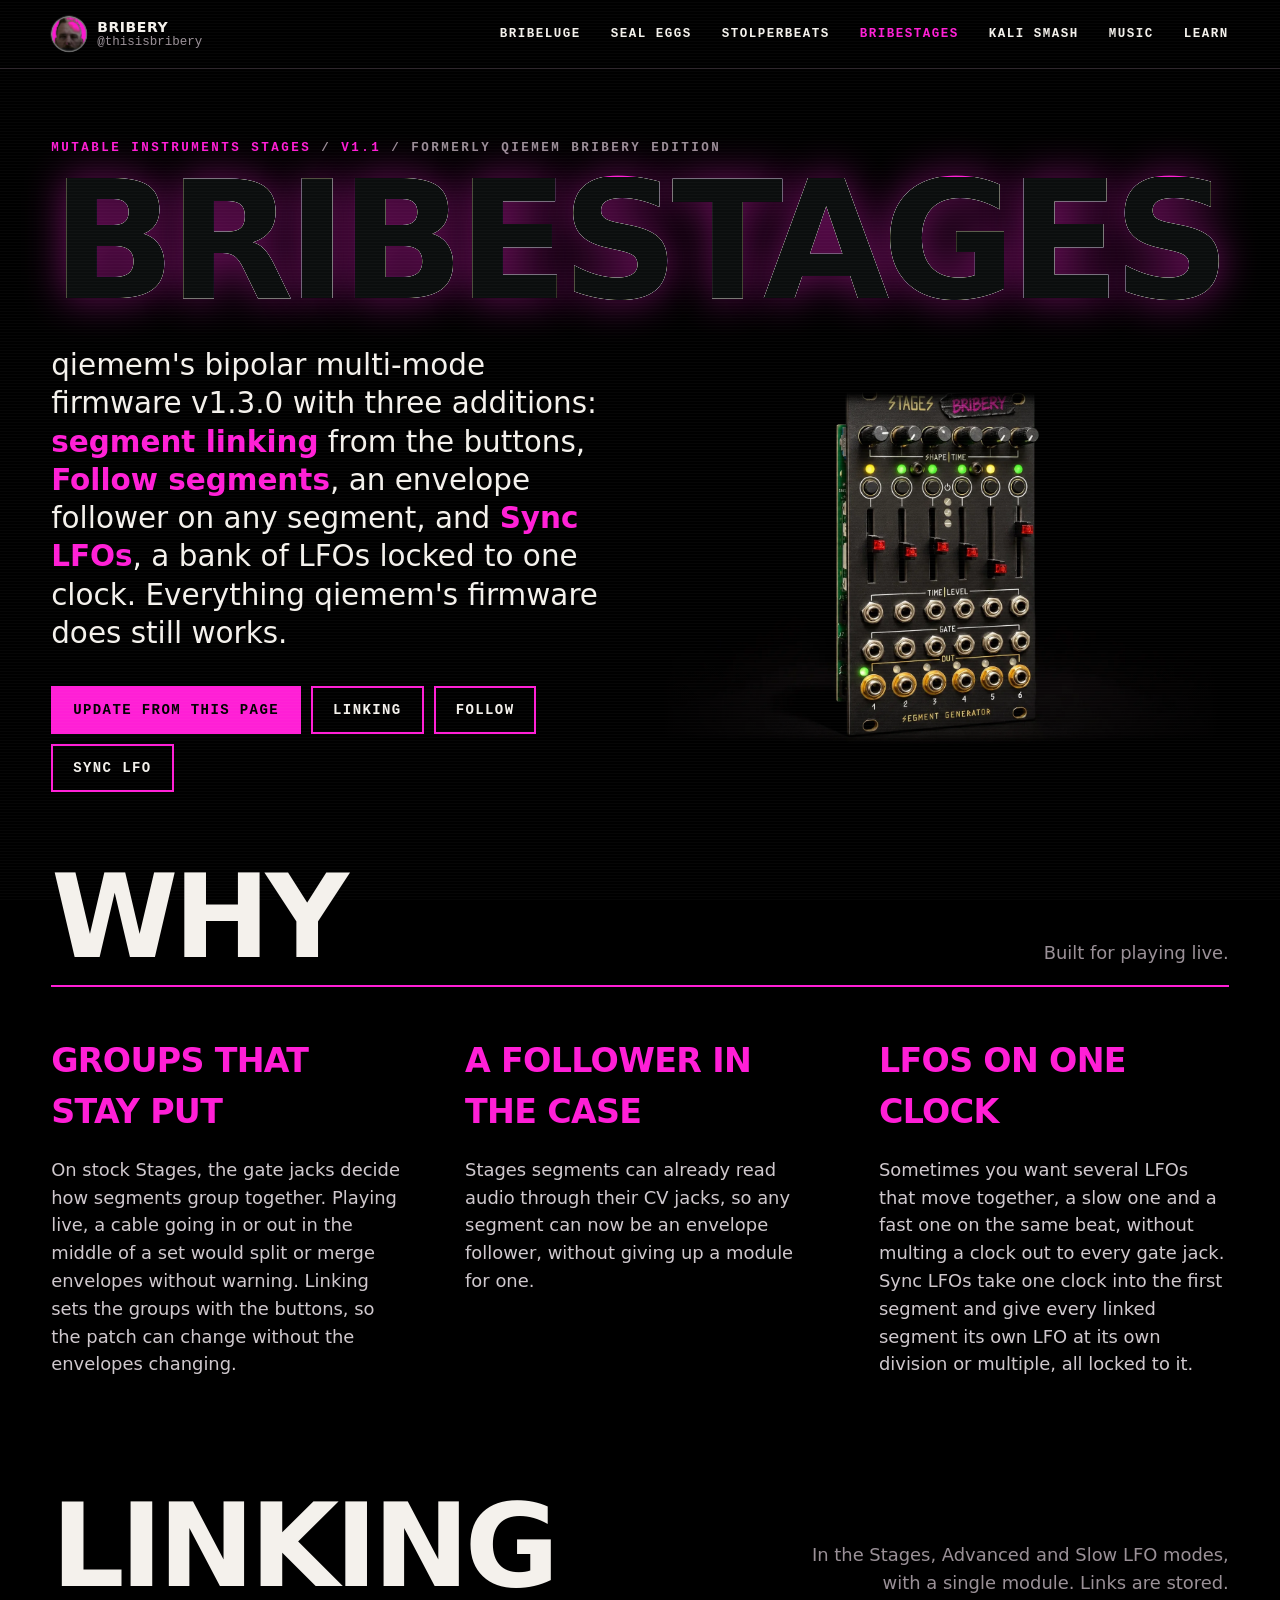
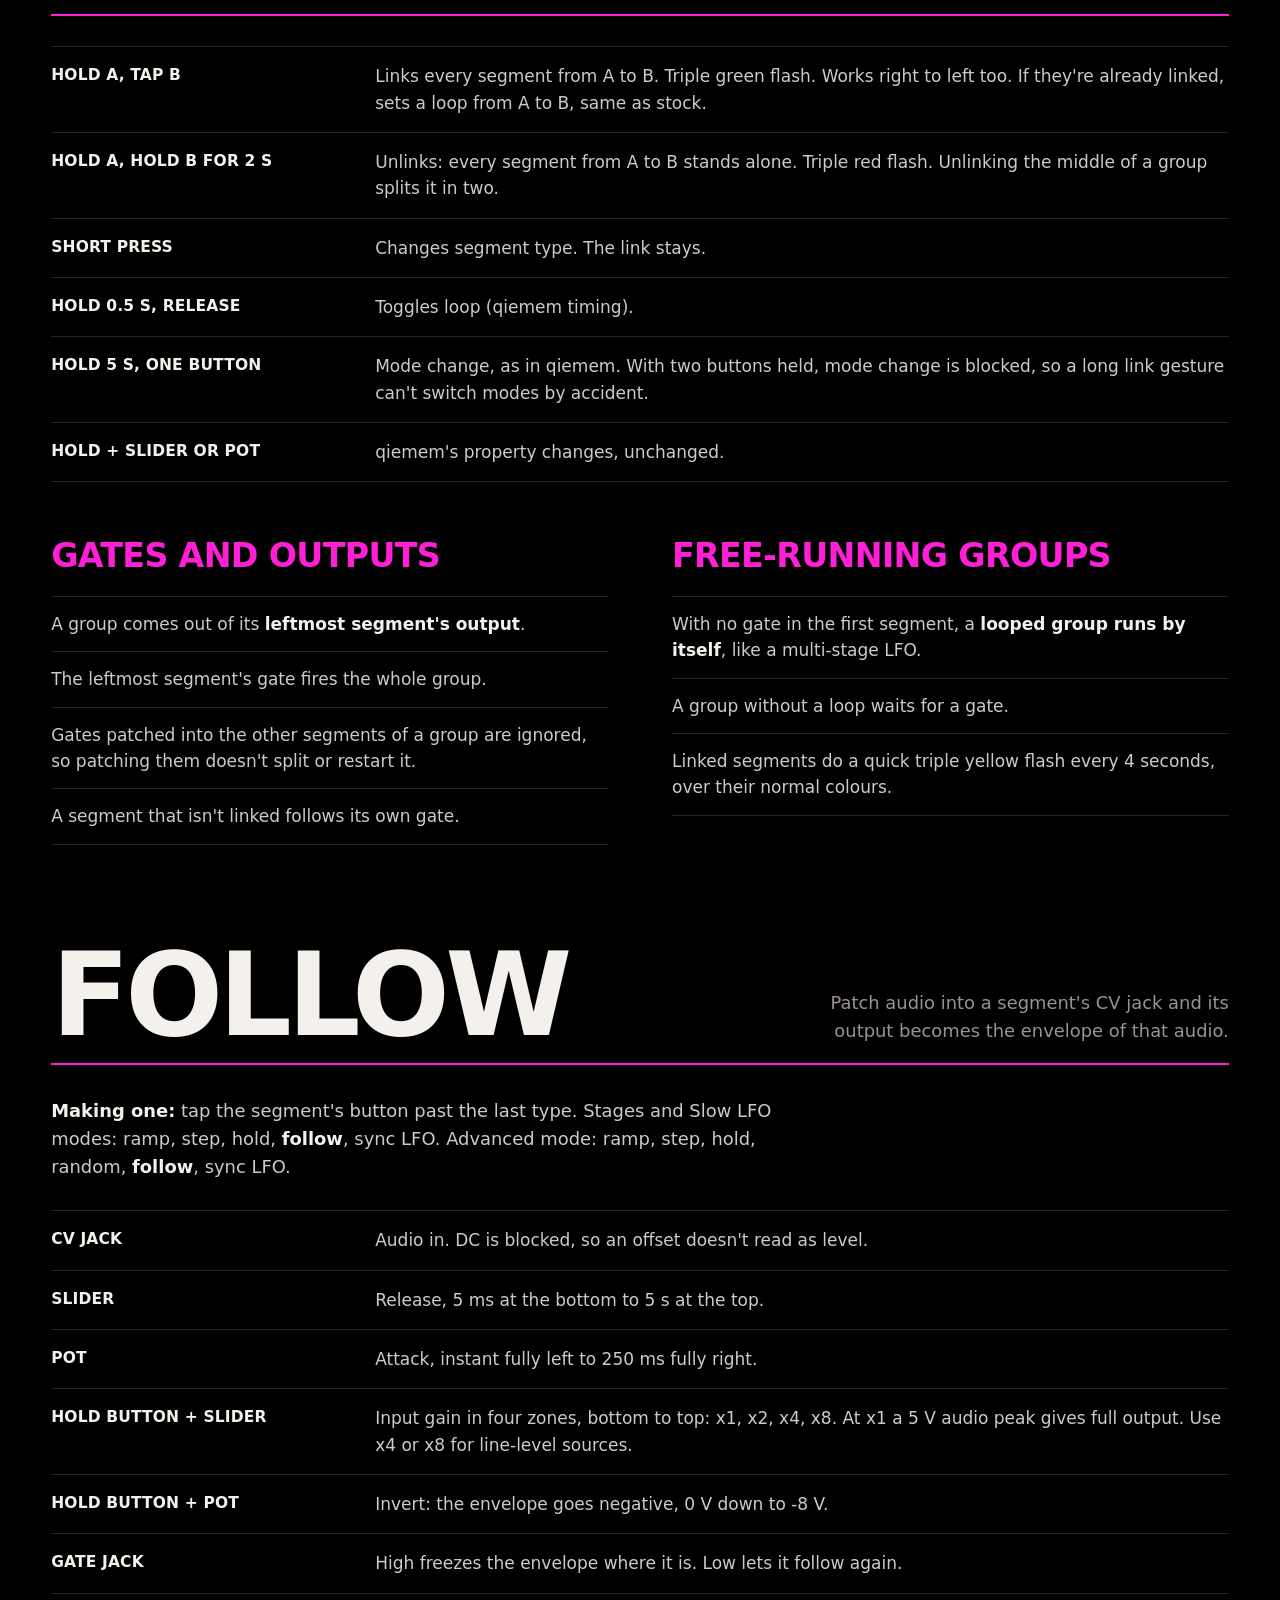
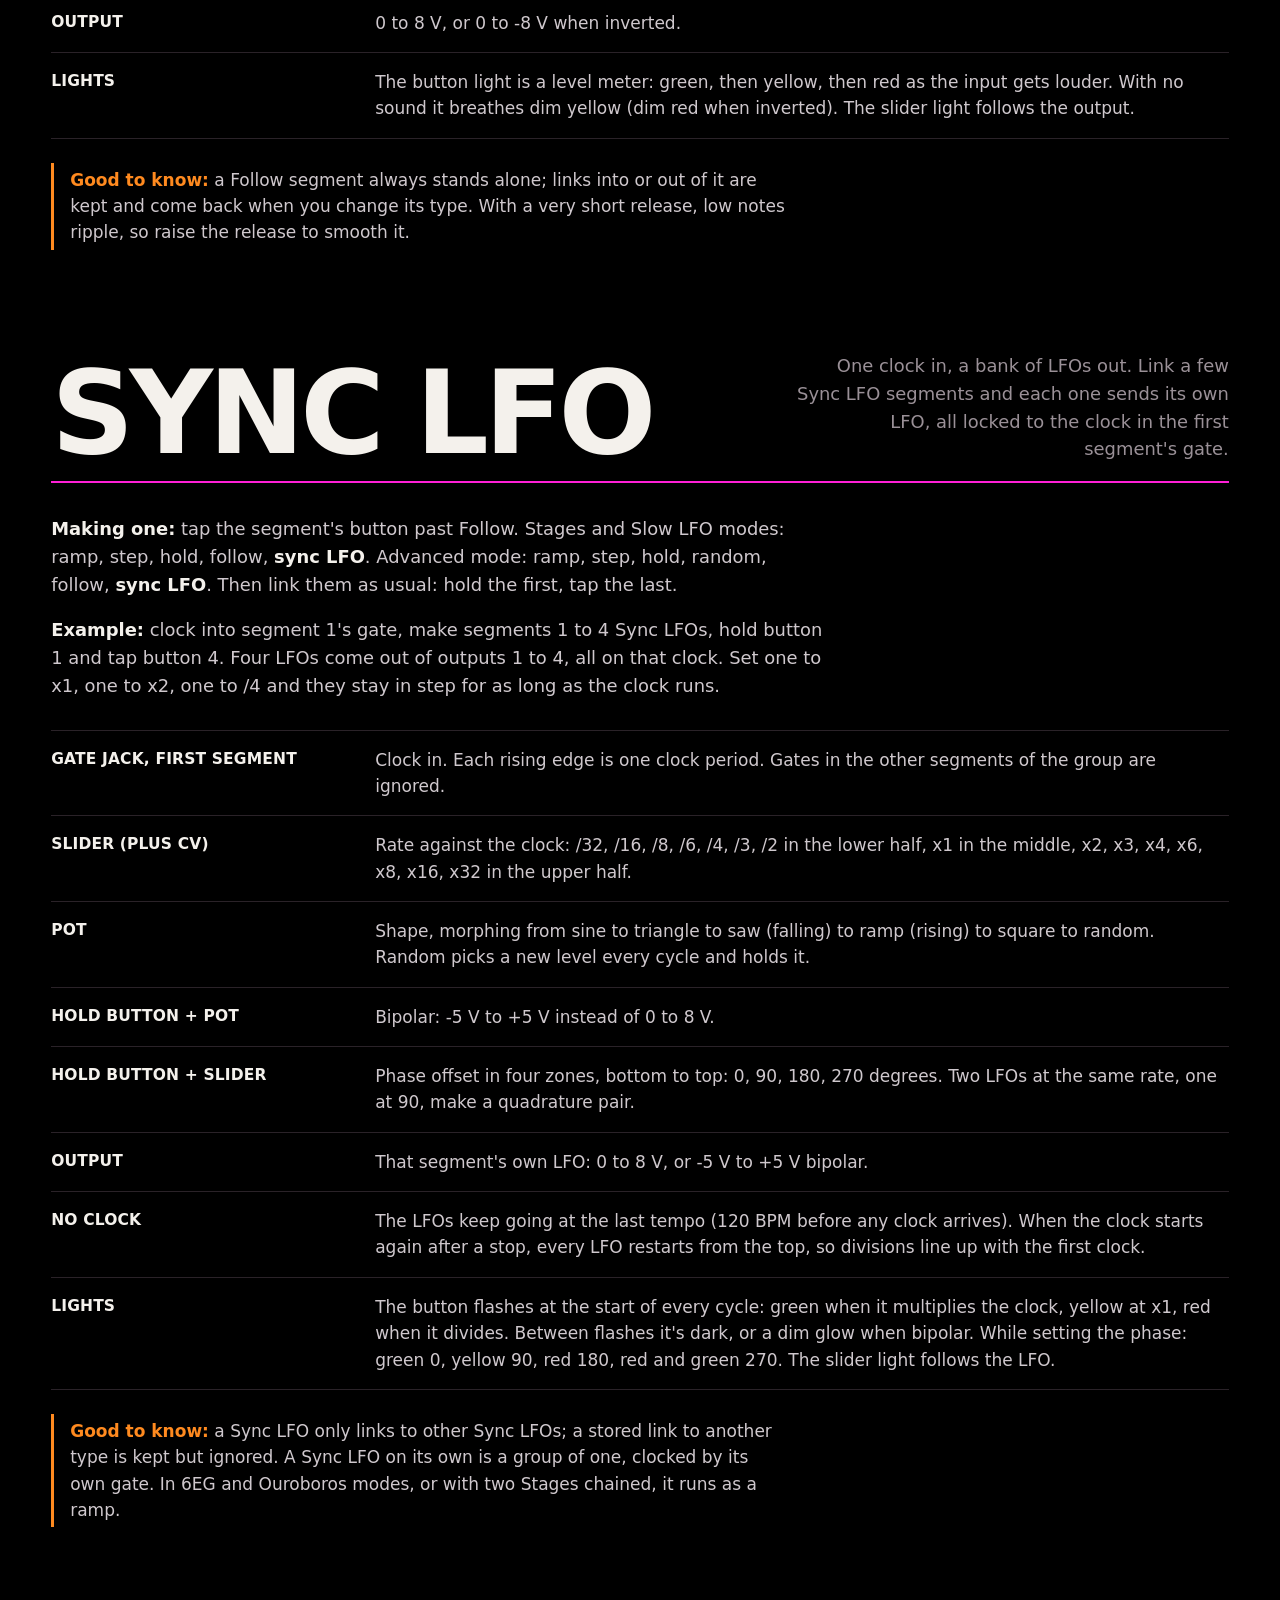
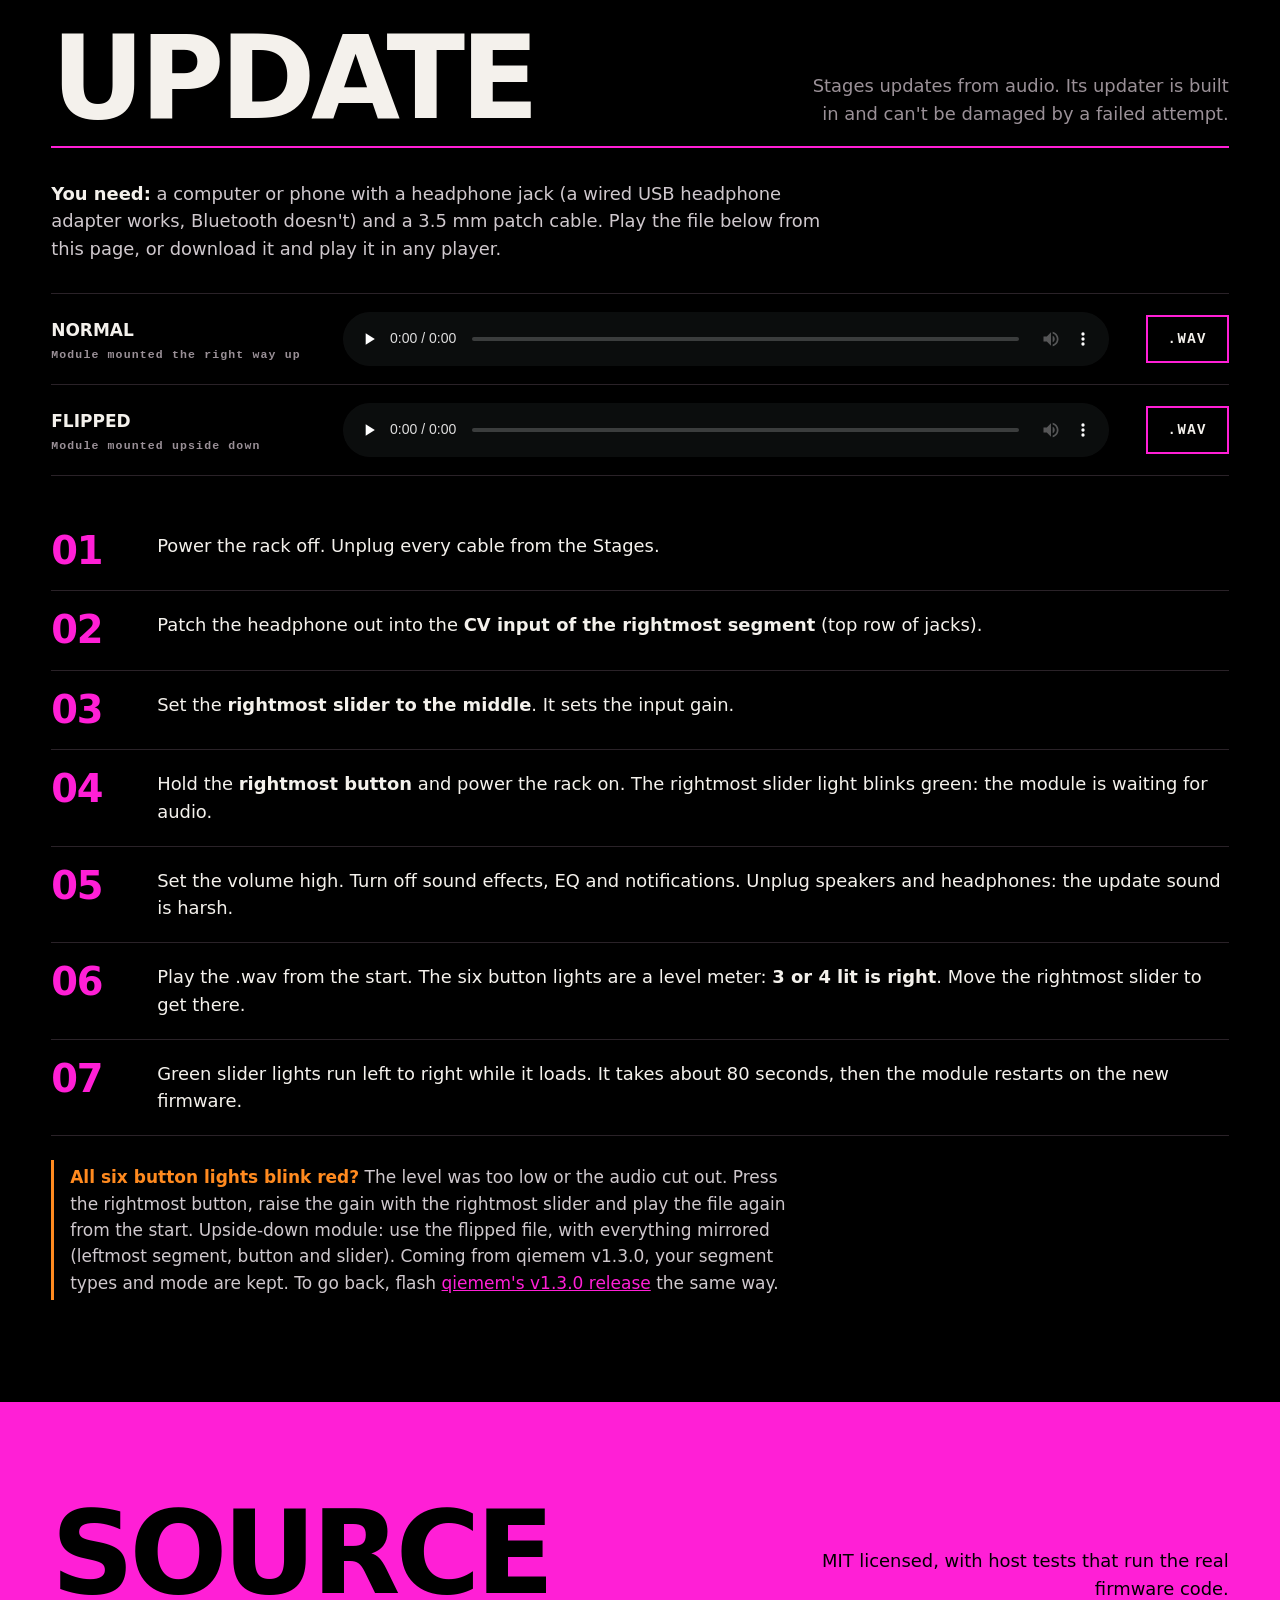
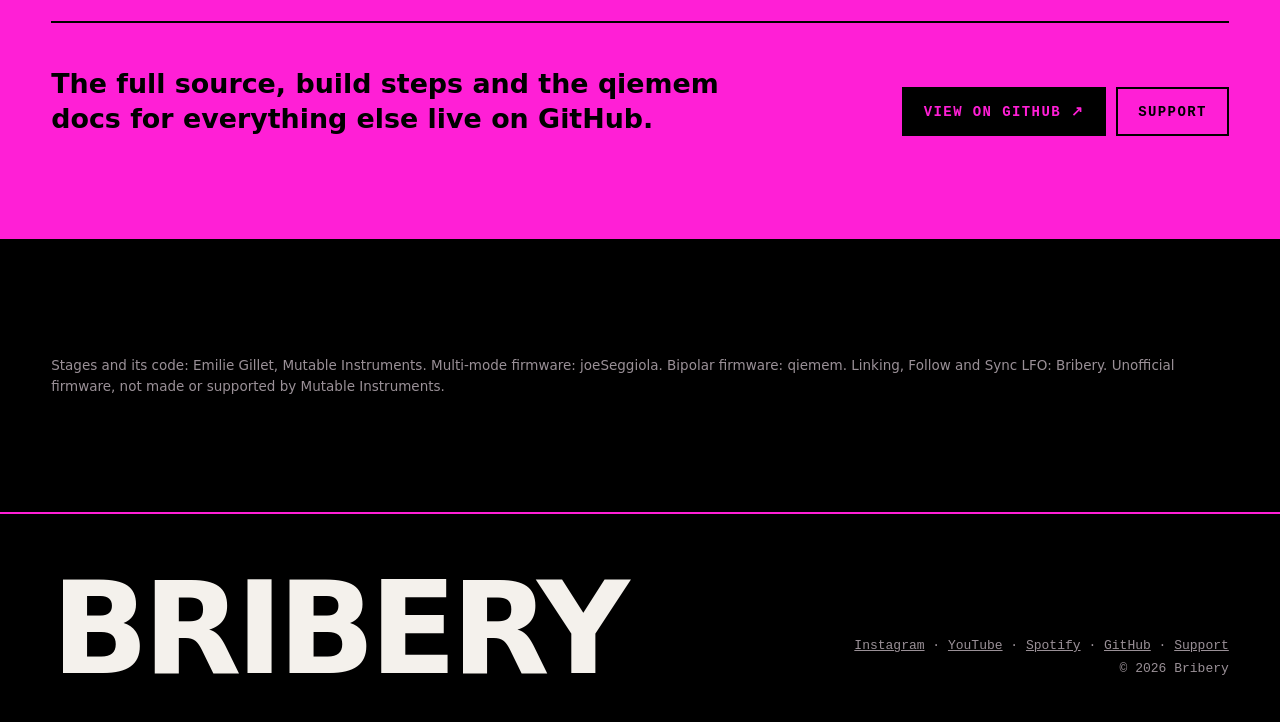
<file: bribestages/index.html>
<!doctype html>
<html lang="en">
<head>
<meta charset="utf-8">
<meta name="viewport" content="width=device-width,initial-scale=1">
<title>BRIBESTAGES · Stages firmware · BRIBERY</title>
<meta name="description" content="BRIBESTAGES: custom firmware for Mutable Instruments Stages with segment linking from the buttons, envelope follower segments and clock-synced LFO banks.">
<meta name="theme-color" content="#000000">
<meta property="og:title" content="BRIBESTAGES for Mutable Instruments Stages">
<meta property="og:description" content="Segment linking, Follow segments and Sync LFOs for Mutable Instruments Stages, on qiemem's bipolar firmware.">
<meta property="og:image" content="https://thisisbribery.com/assets/devices/stages.webp">
<link rel="icon" type="image/png" sizes="32x32" href="/assets/favicon-32.png">
<link rel="icon" type="image/png" sizes="64x64" href="/assets/favicon-64.png">
<link rel="apple-touch-icon" href="/assets/apple-touch-icon.png">
<link rel="stylesheet" href="/assets/site.css">
<link rel="stylesheet" href="/assets/pages.css">
<script src="/assets/site.js"></script>
<style>@media (min-width:861px){#why .bx-split{grid-template-columns:repeat(3,minmax(0,1fr))}}</style>
</head>
<body class="bx" data-bx-page="stages" data-bx-foot>

<main>
  <section class="bx-hero">
    <p class="bx-kicker">Mutable Instruments Stages <span>/</span> v1.1 <span>/ formerly Qiemem Bribery Edition</span></p>
    <h1 class="bx-mega bx-glitch" data-text="BRIBESTAGES" data-fit><span class="bx-fit">BRIBESTAGES</span></h1>
    <div class="bx-hero-grid">
      <div>
        <p class="bx-lede">qiemem's bipolar multi-mode firmware v1.3.0 with three additions: <b>segment linking</b> from the buttons, <b>Follow segments</b>, an envelope follower on any segment, and <b>Sync LFOs</b>, a bank of LFOs locked to one clock. Everything qiemem's firmware does still works.</p>
        <div class="bx-ctas">
          <a class="bx-btn bx-solid" href="#update">Update from this page</a>
          <a class="bx-btn" href="#linking">Linking</a>
          <a class="bx-btn" href="#follow">Follow</a>
          <a class="bx-btn" href="#sync">Sync LFO</a>
        </div>
      </div>
      <figure class="bx-shot">
        <img src="/assets/devices/stages.webp" width="1600" height="1000" alt="A six-column Eurorack segment generator lit in pink on a black studio background">
      </figure>
    </div>
  </section>

  <section class="bx-section" id="why" style="padding-top:0">
    <div class="bx-sec-head">
      <h2>Why</h2>
      <p>Built for playing live.</p>
    </div>
    <div class="bx-split">
      <div>
        <h3>Groups that stay put</h3>
        <p class="bx-prose">On stock Stages, the gate jacks decide how segments group together. Playing live, a cable going in or out in the middle of a set would split or merge envelopes without warning. Linking sets the groups with the buttons, so the patch can change without the envelopes changing.</p>
      </div>
      <div>
        <h3>A follower in the case</h3>
        <p class="bx-prose">Stages segments can already read audio through their CV jacks, so any segment can now be an envelope follower, without giving up a module for one.</p>
      </div>
      <div>
        <h3>LFOs on one clock</h3>
        <p class="bx-prose">Sometimes you want several LFOs that move together, a slow one and a fast one on the same beat, without multing a clock out to every gate jack. Sync LFOs take one clock into the first segment and give every linked segment its own LFO at its own division or multiple, all locked to it.</p>
      </div>
    </div>
  </section>

  <section class="bx-section" id="linking" style="padding-top:0">
    <div class="bx-sec-head">
      <h2>Linking</h2>
      <p>In the Stages, Advanced and Slow LFO modes, with a single module. Links are stored.</p>
    </div>
    <dl class="bx-rows">
      <div><dt>Hold A, tap B</dt><dd>Links every segment from A to B. Triple green flash. Works right to left too. If they're already linked, sets a loop from A to B, same as stock.</dd></div>
      <div><dt>Hold A, hold B for 2 s</dt><dd>Unlinks: every segment from A to B stands alone. Triple red flash. Unlinking the middle of a group splits it in two.</dd></div>
      <div><dt>Short press</dt><dd>Changes segment type. The link stays.</dd></div>
      <div><dt>Hold 0.5 s, release</dt><dd>Toggles loop (qiemem timing).</dd></div>
      <div><dt>Hold 5 s, one button</dt><dd>Mode change, as in qiemem. With two buttons held, mode change is blocked, so a long link gesture can't switch modes by accident.</dd></div>
      <div><dt>Hold + slider or pot</dt><dd>qiemem's property changes, unchanged.</dd></div>
    </dl>
    <div class="bx-split">
      <div>
        <h3>Gates and outputs</h3>
        <ul class="bx-list">
          <li>A group comes out of its <b>leftmost segment's output</b>.</li>
          <li>The leftmost segment's gate fires the whole group.</li>
          <li>Gates patched into the other segments of a group are ignored, so patching them doesn't split or restart it.</li>
          <li>A segment that isn't linked follows its own gate.</li>
        </ul>
      </div>
      <div>
        <h3>Free-running groups</h3>
        <ul class="bx-list">
          <li>With no gate in the first segment, a <b>looped group runs by itself</b>, like a multi-stage LFO.</li>
          <li>A group without a loop waits for a gate.</li>
          <li>Linked segments do a quick triple yellow flash every 4 seconds, over their normal colours.</li>
        </ul>
      </div>
    </div>
  </section>

  <section class="bx-section" id="follow" style="padding-top:0">
    <div class="bx-sec-head">
      <h2>Follow</h2>
      <p>Patch audio into a segment's CV jack and its output becomes the envelope of that audio.</p>
    </div>
    <p class="bx-prose" style="margin-top:clamp(20px,3vw,32px)"><b>Making one:</b> tap the segment's button past the last type. Stages and Slow LFO modes: ramp, step, hold, <b>follow</b>, sync LFO. Advanced mode: ramp, step, hold, random, <b>follow</b>, sync LFO.</p>
    <dl class="bx-rows">
      <div><dt>CV jack</dt><dd>Audio in. DC is blocked, so an offset doesn't read as level.</dd></div>
      <div><dt>Slider</dt><dd>Release, 5 ms at the bottom to 5 s at the top.</dd></div>
      <div><dt>Pot</dt><dd>Attack, instant fully left to 250 ms fully right.</dd></div>
      <div><dt>Hold button + slider</dt><dd>Input gain in four zones, bottom to top: x1, x2, x4, x8. At x1 a 5 V audio peak gives full output. Use x4 or x8 for line-level sources.</dd></div>
      <div><dt>Hold button + pot</dt><dd>Invert: the envelope goes negative, 0 V down to -8 V.</dd></div>
      <div><dt>Gate jack</dt><dd>High freezes the envelope where it is. Low lets it follow again.</dd></div>
      <div><dt>Output</dt><dd>0 to 8 V, or 0 to -8 V when inverted.</dd></div>
      <div><dt>Lights</dt><dd>The button light is a level meter: green, then yellow, then red as the input gets louder. With no sound it breathes dim yellow (dim red when inverted). The slider light follows the output.</dd></div>
    </dl>
    <p class="bx-note"><b>Good to know:</b> a Follow segment always stands alone; links into or out of it are kept and come back when you change its type. With a very short release, low notes ripple, so raise the release to smooth it.</p>
  </section>

  <section class="bx-section" id="sync" style="padding-top:0">
    <div class="bx-sec-head">
      <h2>Sync LFO</h2>
      <p>One clock in, a bank of LFOs out. Link a few Sync LFO segments and each one sends its own LFO, all locked to the clock in the first segment's gate.</p>
    </div>
    <p class="bx-prose" style="margin-top:clamp(20px,3vw,32px)"><b>Making one:</b> tap the segment's button past Follow. Stages and Slow LFO modes: ramp, step, hold, follow, <b>sync LFO</b>. Advanced mode: ramp, step, hold, random, follow, <b>sync LFO</b>. Then link them as usual: hold the first, tap the last.</p>
    <p class="bx-prose"><b>Example:</b> clock into segment 1's gate, make segments 1 to 4 Sync LFOs, hold button 1 and tap button 4. Four LFOs come out of outputs 1 to 4, all on that clock. Set one to x1, one to x2, one to /4 and they stay in step for as long as the clock runs.</p>
    <dl class="bx-rows">
      <div><dt>Gate jack, first segment</dt><dd>Clock in. Each rising edge is one clock period. Gates in the other segments of the group are ignored.</dd></div>
      <div><dt>Slider (plus CV)</dt><dd>Rate against the clock: /32, /16, /8, /6, /4, /3, /2 in the lower half, x1 in the middle, x2, x3, x4, x6, x8, x16, x32 in the upper half.</dd></div>
      <div><dt>Pot</dt><dd>Shape, morphing from sine to triangle to saw (falling) to ramp (rising) to square to random. Random picks a new level every cycle and holds it.</dd></div>
      <div><dt>Hold button + pot</dt><dd>Bipolar: -5 V to +5 V instead of 0 to 8 V.</dd></div>
      <div><dt>Hold button + slider</dt><dd>Phase offset in four zones, bottom to top: 0, 90, 180, 270 degrees. Two LFOs at the same rate, one at 90, make a quadrature pair.</dd></div>
      <div><dt>Output</dt><dd>That segment's own LFO: 0 to 8 V, or -5 V to +5 V bipolar.</dd></div>
      <div><dt>No clock</dt><dd>The LFOs keep going at the last tempo (120 BPM before any clock arrives). When the clock starts again after a stop, every LFO restarts from the top, so divisions line up with the first clock.</dd></div>
      <div><dt>Lights</dt><dd>The button flashes at the start of every cycle: green when it multiplies the clock, yellow at x1, red when it divides. Between flashes it's dark, or a dim glow when bipolar. While setting the phase: green 0, yellow 90, red 180, red and green 270. The slider light follows the LFO.</dd></div>
    </dl>
    <p class="bx-note"><b>Good to know:</b> a Sync LFO only links to other Sync LFOs; a stored link to another type is kept but ignored. A Sync LFO on its own is a group of one, clocked by its own gate. In 6EG and Ouroboros modes, or with two Stages chained, it runs as a ramp.</p>
  </section>

  <section class="bx-section" id="update" style="padding-top:0">
    <div class="bx-sec-head">
      <h2>Update</h2>
      <p>Stages updates from audio. Its updater is built in and can't be damaged by a failed attempt.</p>
    </div>
    <p class="bx-prose" style="margin-top:clamp(20px,3vw,32px)"><b>You need:</b> a computer or phone with a headphone jack (a wired USB headphone adapter works, Bluetooth doesn't) and a 3.5 mm patch cable. Play the file below from this page, or download it and play it in any player.</p>
    <div style="border-top:1px solid var(--bx-line);margin-top:clamp(18px,3vw,30px)">
      <div class="bx-player"><h4>Normal<small>Module mounted the right way up</small></h4>
        <audio controls preload="none" data-bx-gate="stages" src="/bribestages/firmware/bribestages-v1.1.wav"></audio>
        <a class="bx-btn" href="/bribestages/firmware/bribestages-v1.1.wav" download data-bx-download="stages">.wav</a></div>
      <div class="bx-player"><h4>Flipped<small>Module mounted upside down</small></h4>
        <audio controls preload="none" data-bx-gate="stages" src="/bribestages/firmware/bribestages-v1.1-flipped.wav"></audio>
        <a class="bx-btn" href="/bribestages/firmware/bribestages-v1.1-flipped.wav" download data-bx-download="stages">.wav</a></div>
    </div>
    <ol class="bx-steps">
      <li><div>Power the rack off. Unplug every cable from the Stages.</div></li>
      <li><div>Patch the headphone out into the <b>CV input of the rightmost segment</b> (top row of jacks).</div></li>
      <li><div>Set the <b>rightmost slider to the middle</b>. It sets the input gain.</div></li>
      <li><div>Hold the <b>rightmost button</b> and power the rack on. The rightmost slider light blinks green: the module is waiting for audio.</div></li>
      <li><div>Set the volume high. Turn off sound effects, EQ and notifications. Unplug speakers and headphones: the update sound is harsh.</div></li>
      <li><div>Play the .wav from the start. The six button lights are a level meter: <b>3 or 4 lit is right</b>. Move the rightmost slider to get there.</div></li>
      <li><div>Green slider lights run left to right while it loads. It takes about 80 seconds, then the module restarts on the new firmware.</div></li>
    </ol>
    <p class="bx-note"><b>All six button lights blink red?</b> The level was too low or the audio cut out. Press the rightmost button, raise the gain with the rightmost slider and play the file again from the start. Upside-down module: use the flipped file, with everything mirrored (leftmost segment, button and slider). Coming from qiemem v1.3.0, your segment types and mode are kept. To go back, flash <a href="https://github.com/qiemem/eurorack/releases" target="_blank" rel="noopener" style="color:var(--bx-pink)">qiemem's v1.3.0 release</a> the same way.</p>
  </section>

  <section class="bx-section bx-band">
    <div class="bx-sec-head">
      <h2>Source</h2>
      <p>MIT licensed, with host tests that run the real firmware code.</p>
    </div>
    <div class="bx-band-body">
      <p>The full source, build steps and the qiemem docs for everything else live on GitHub.</p>
      <div class="bx-ctas">
        <a class="bx-btn bx-ink bx-solid" href="https://github.com/thisisbribery/bribestages" target="_blank" rel="noopener">View on GitHub &#8599;</a>
        <a class="bx-btn bx-ink" data-bx-support href="#" target="_blank" rel="noopener">Support</a>
      </div>
    </div>
  </section>

  <section class="bx-section">
    <p class="bx-fine">Stages and its code: Emilie Gillet, Mutable Instruments. Multi-mode firmware: joeSeggiola. Bipolar firmware: qiemem. Linking, Follow and Sync LFO: Bribery. Unofficial firmware, not made or supported by Mutable Instruments.</p>
  </section>
</main>
</body>
</html>
</file>
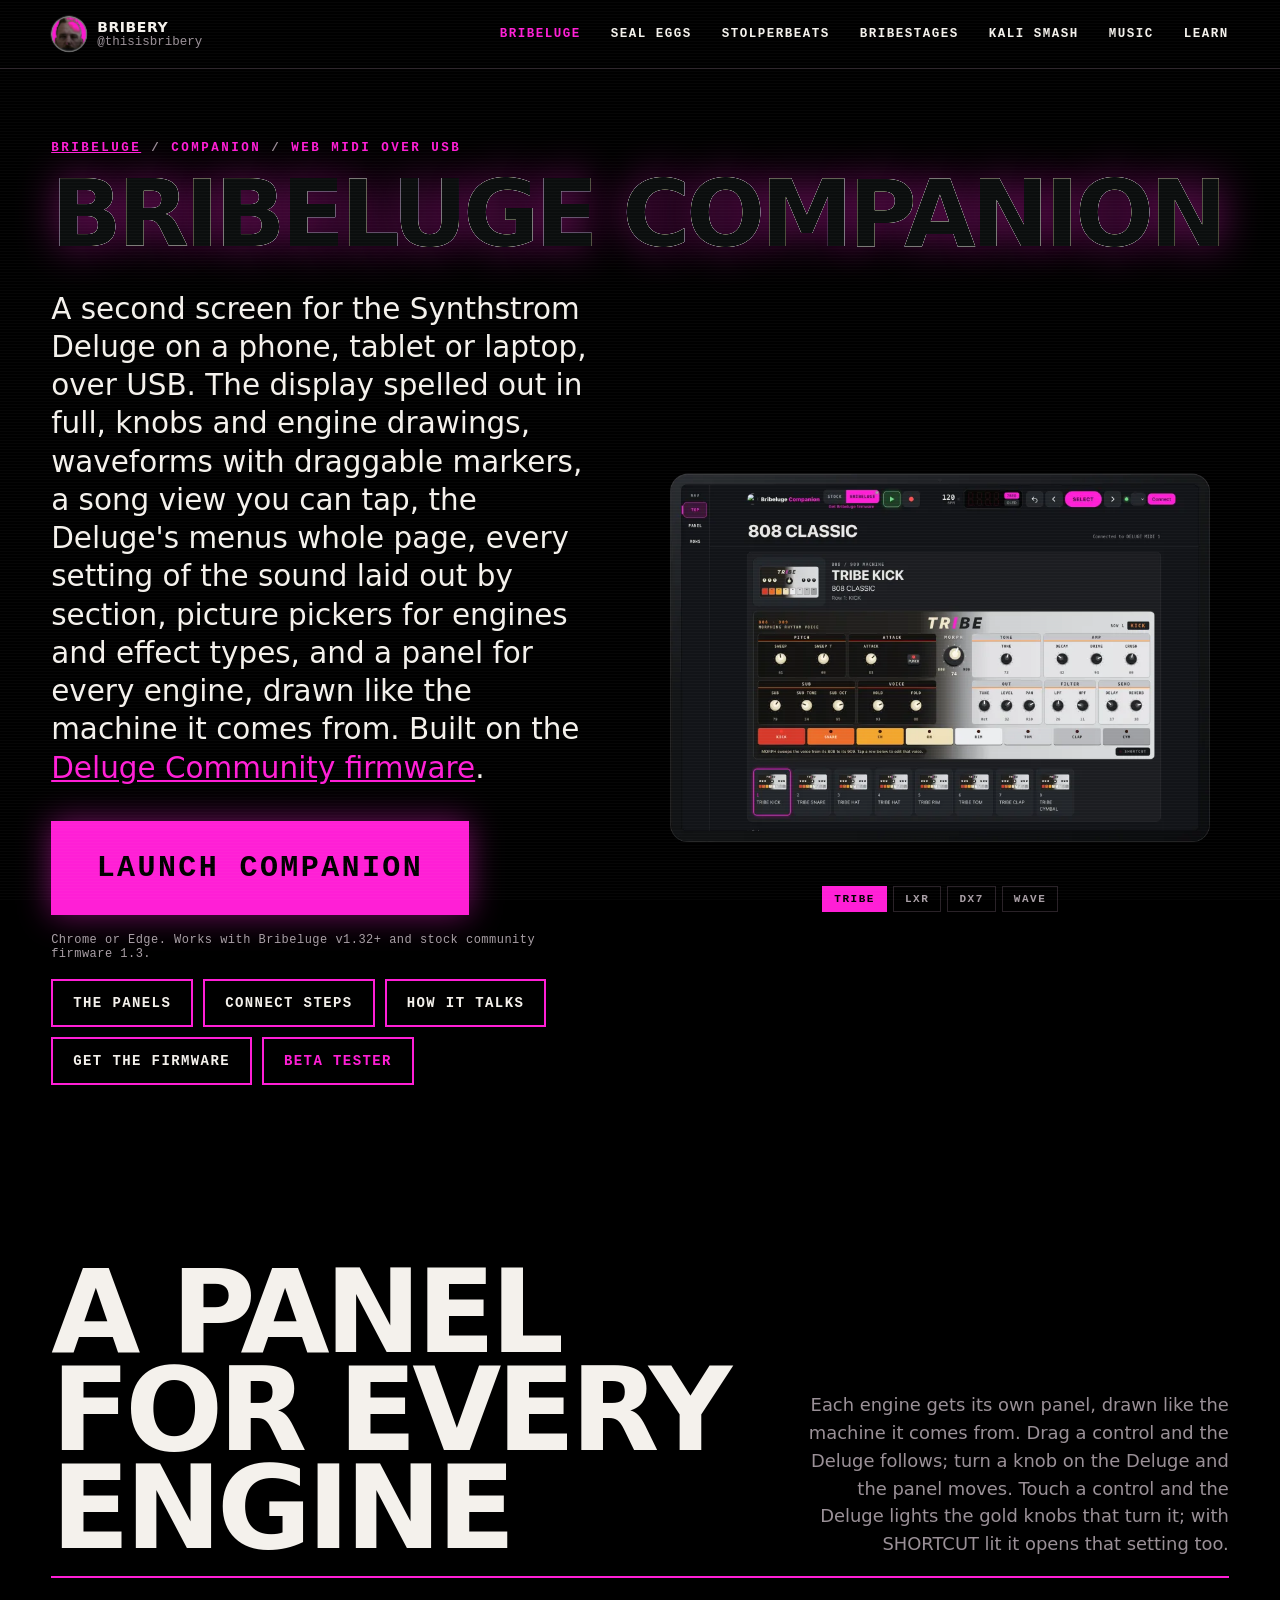
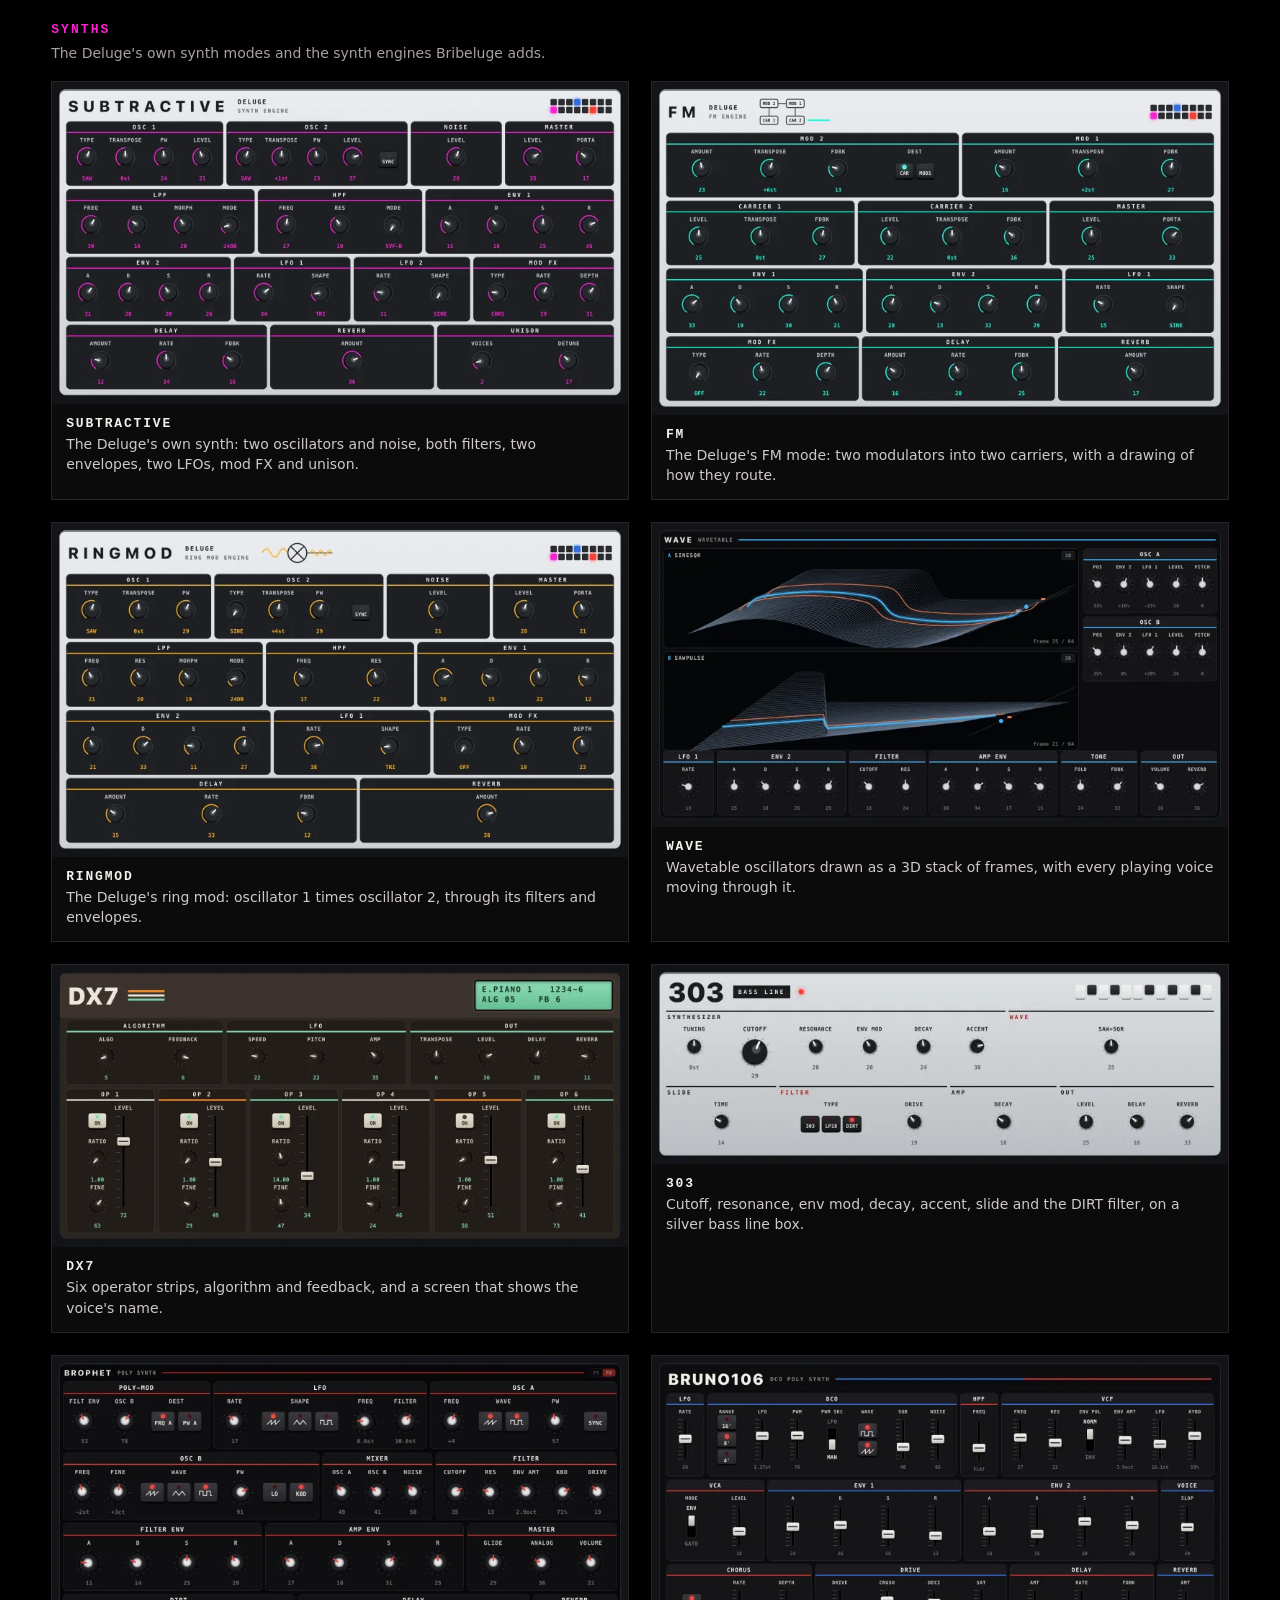
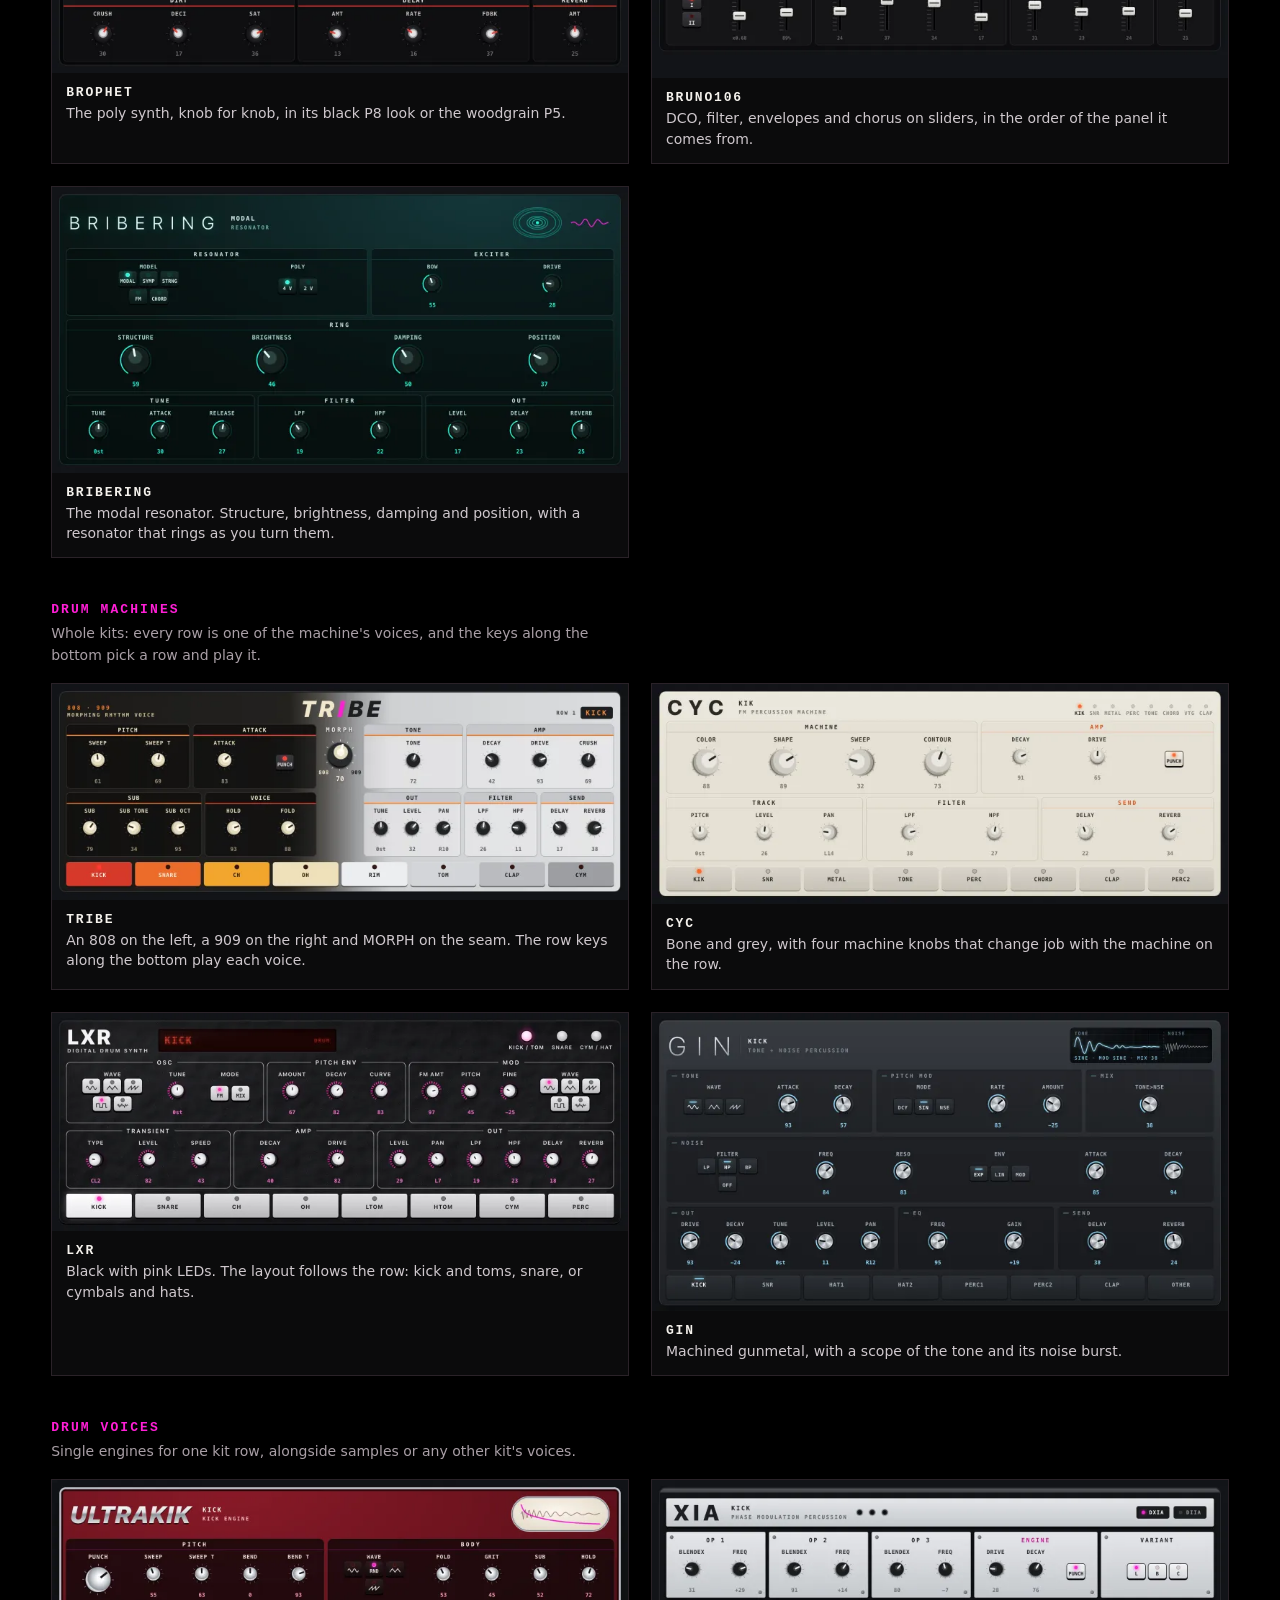
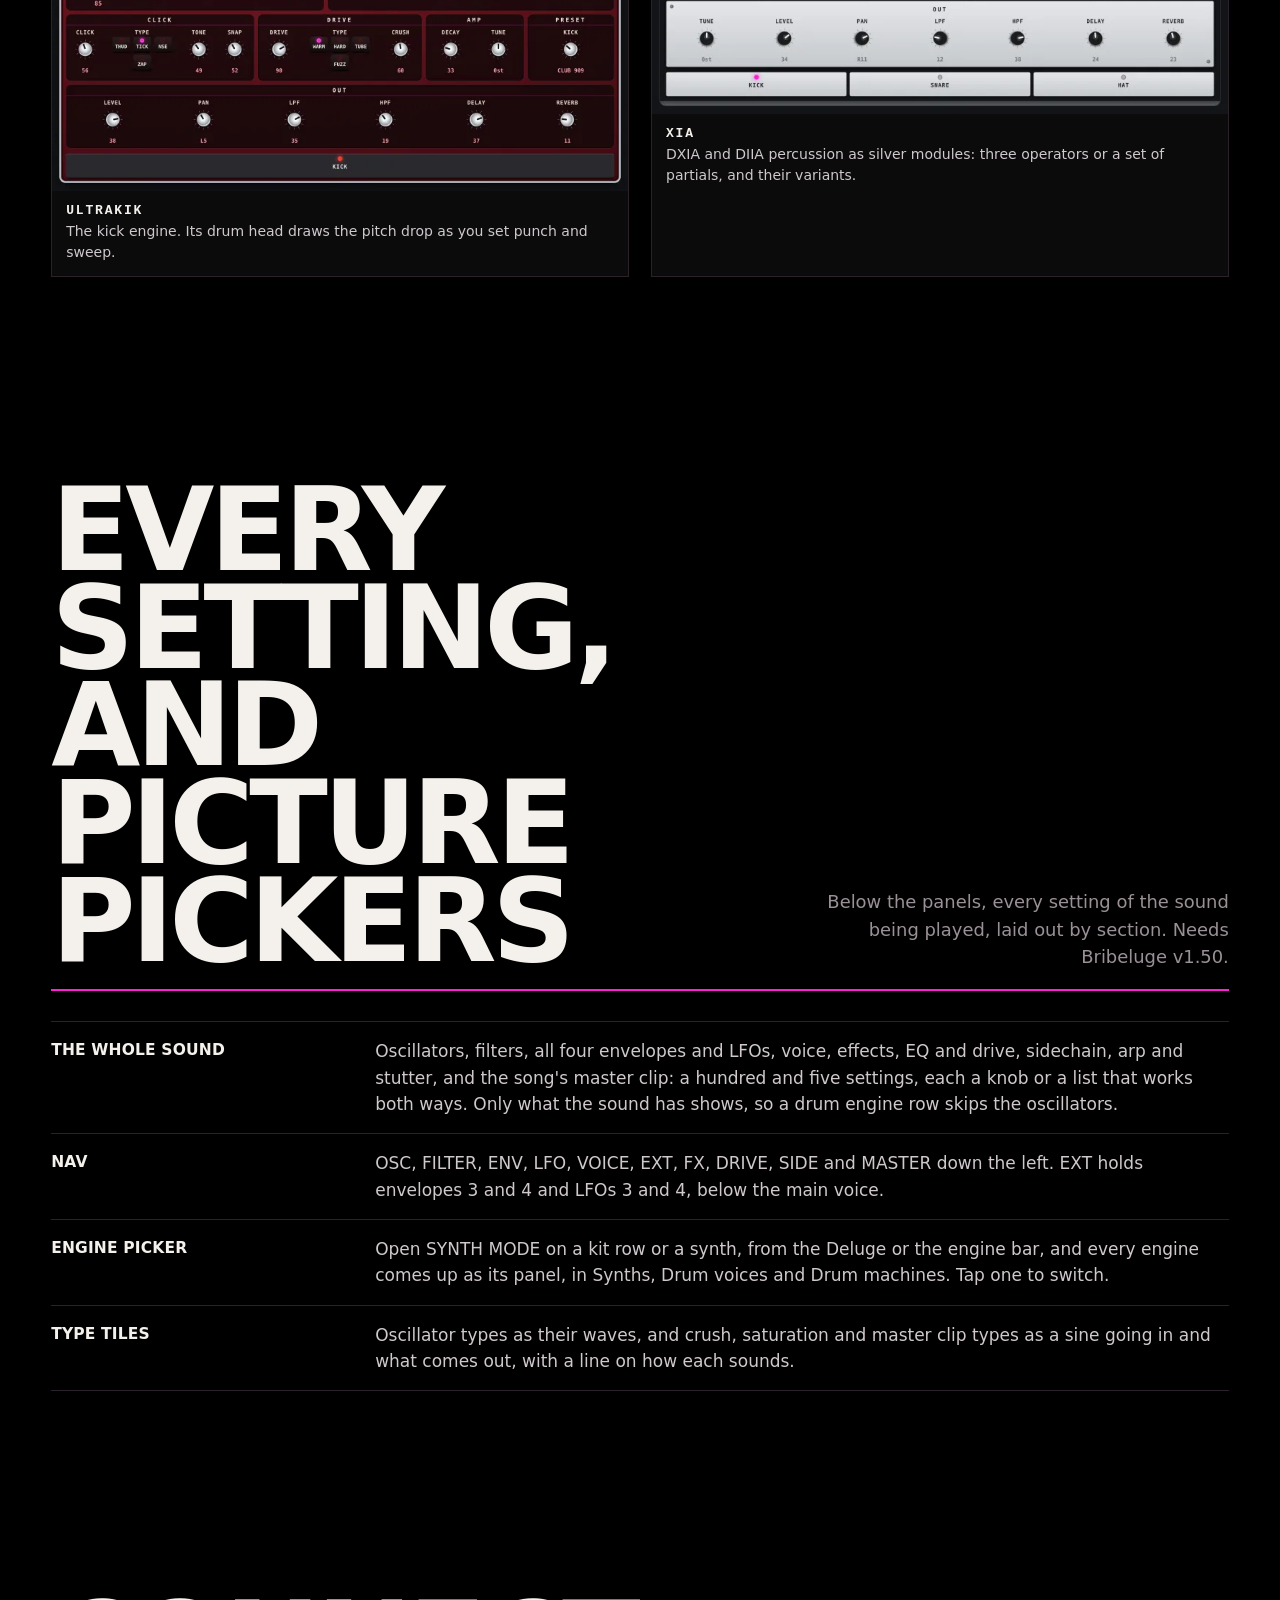
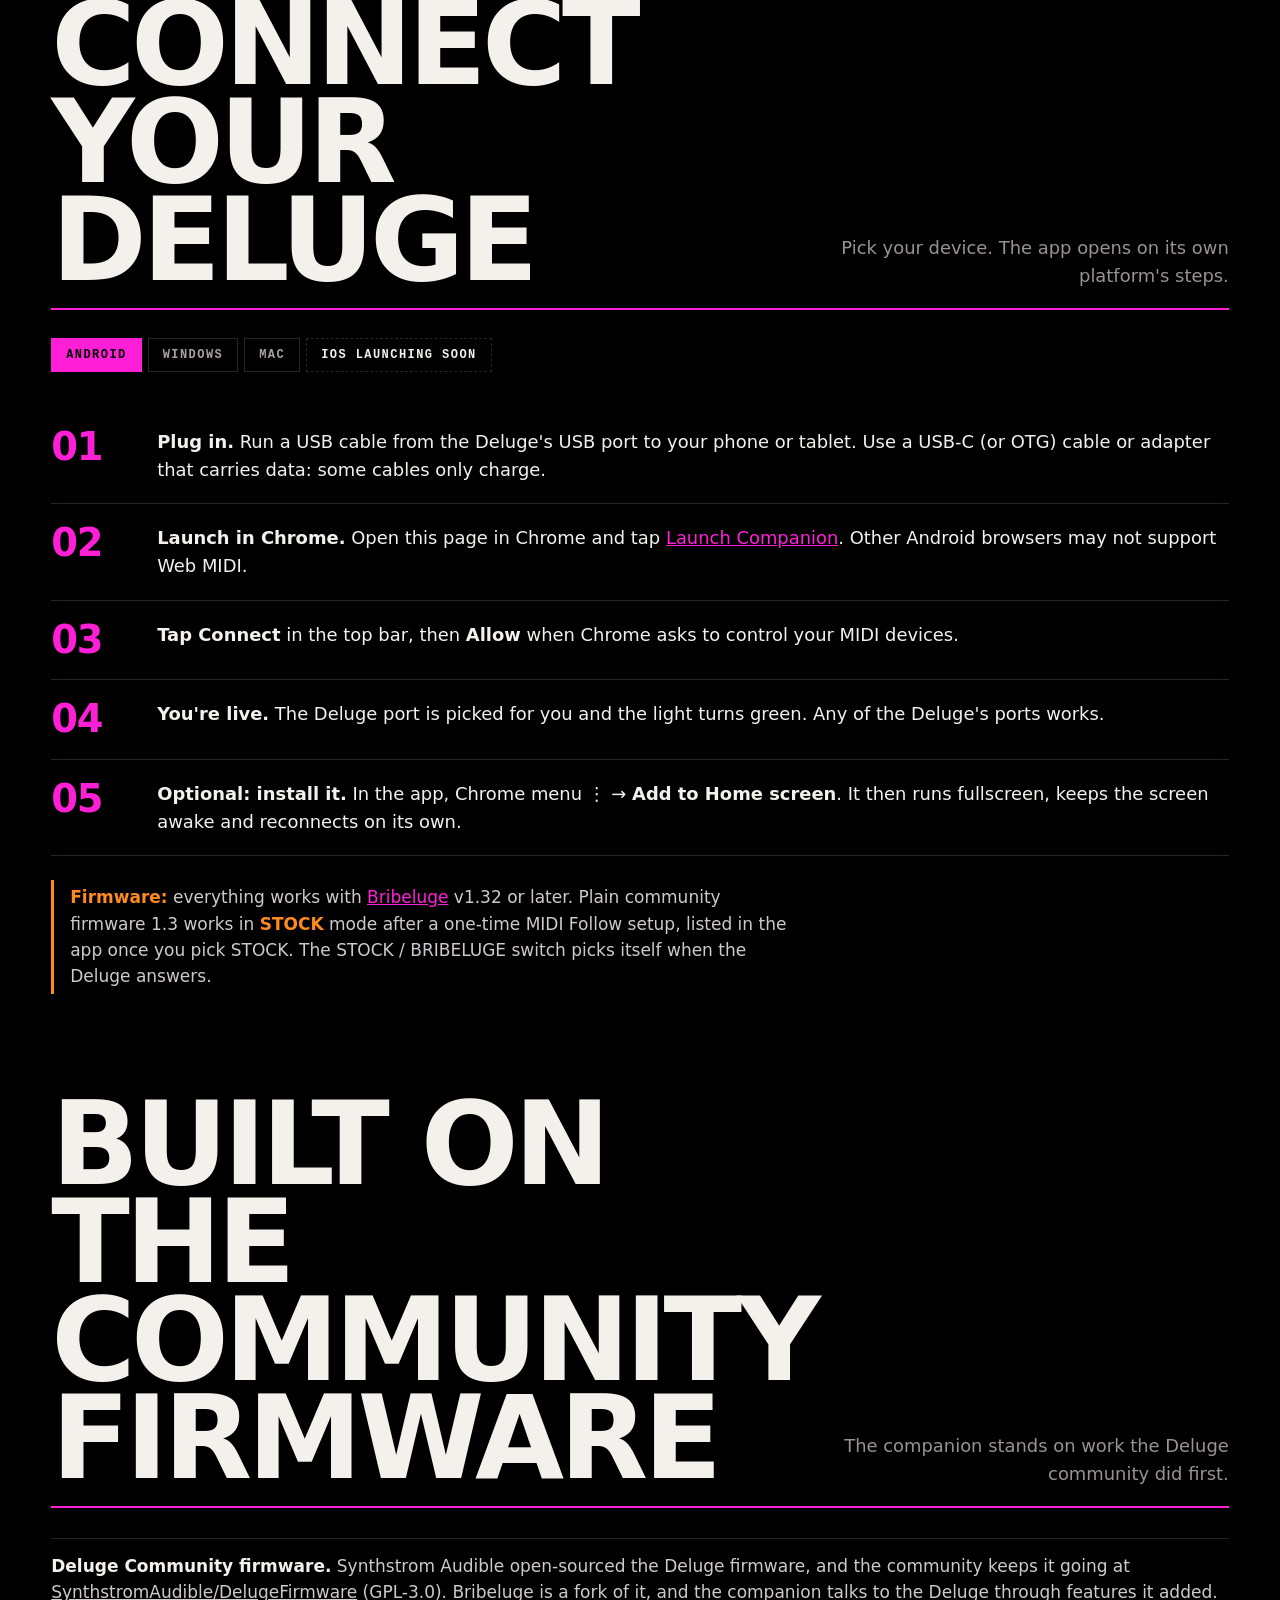
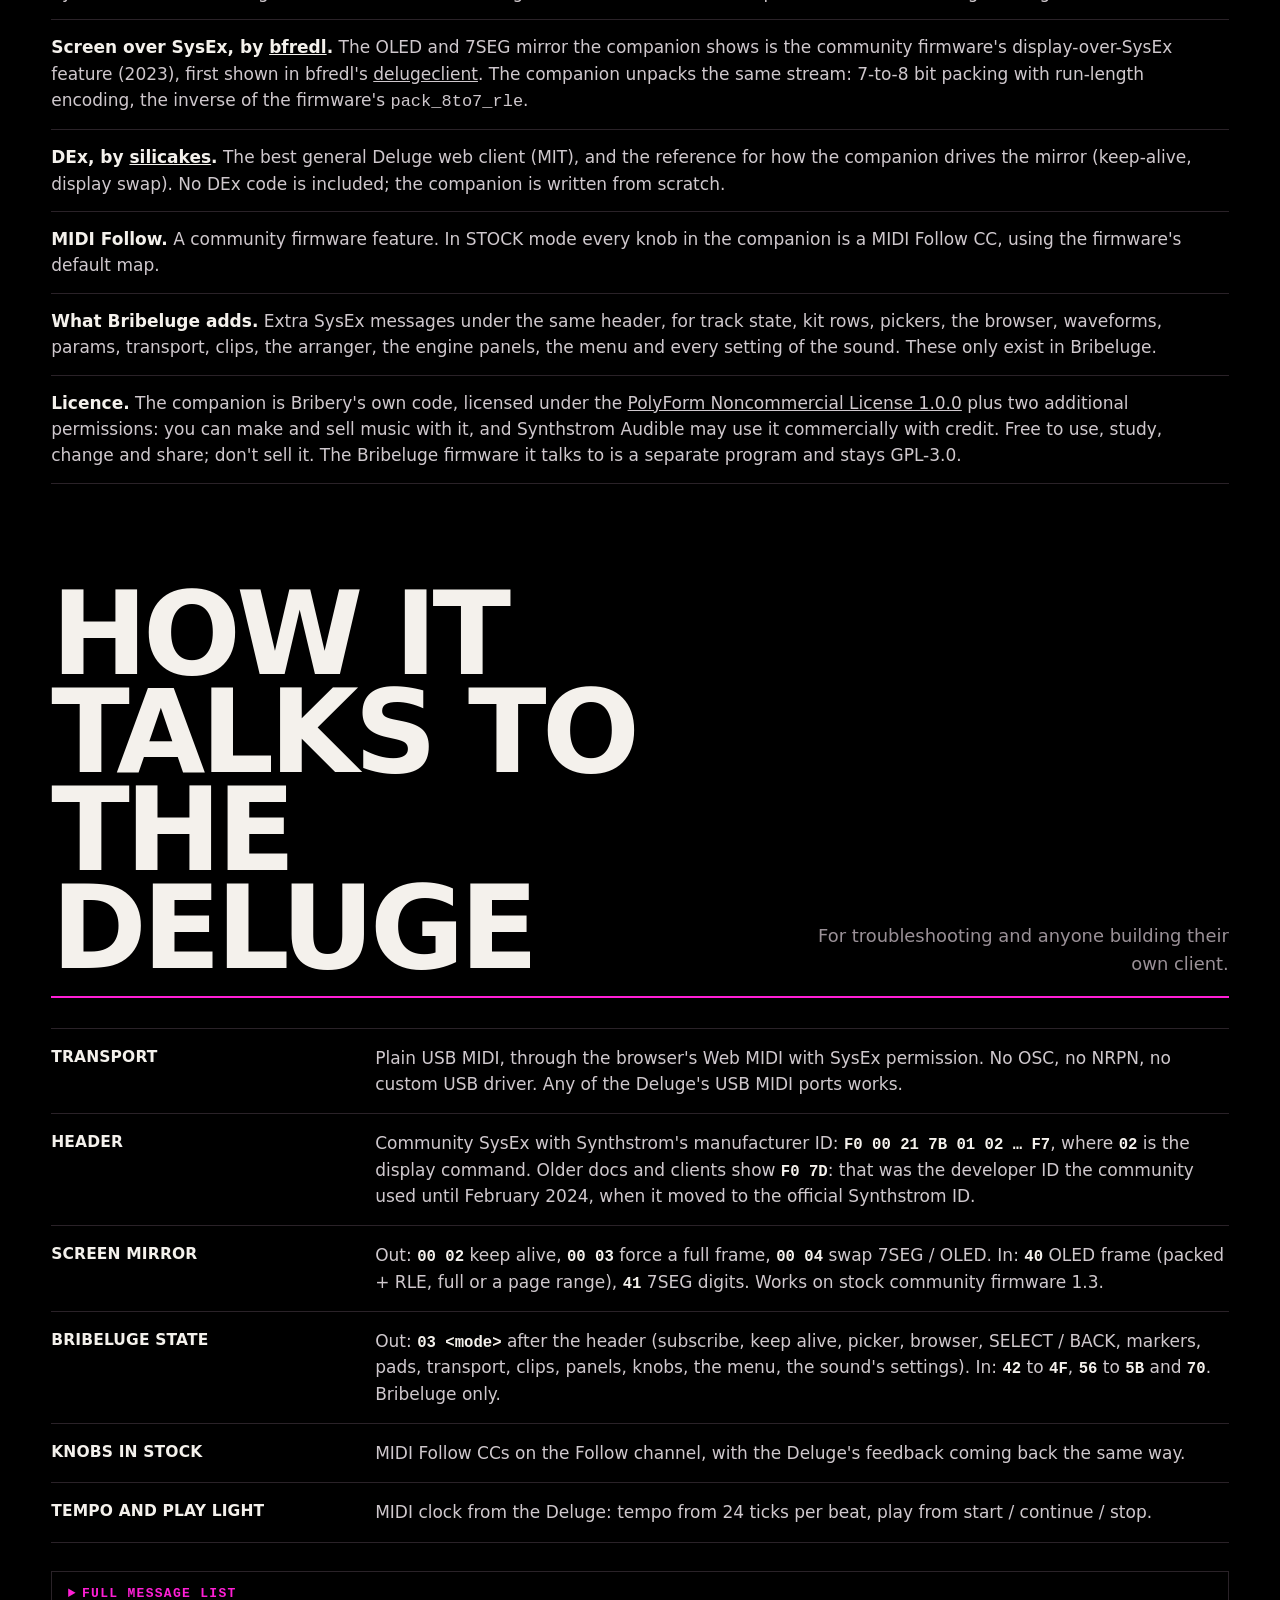
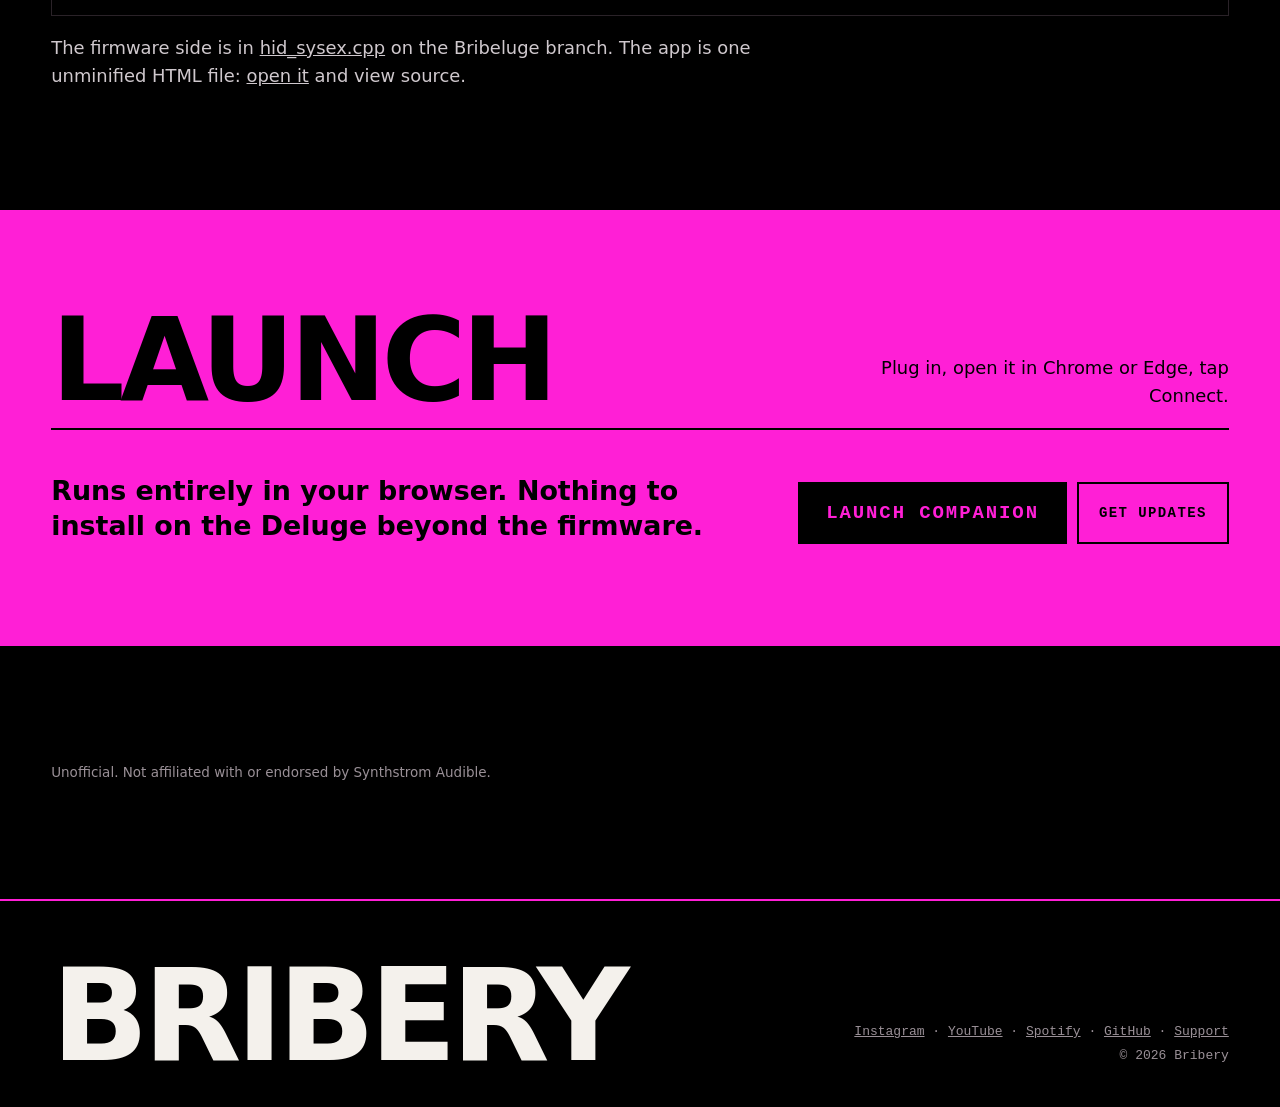
<file: companion/index.html>
<!doctype html>
<html lang="en">
<head>
<meta charset="utf-8">
<meta name="viewport" content="width=device-width,initial-scale=1">
<title>Bribeluge Companion has moved</title>
<meta name="robots" content="noindex">
<link rel="canonical" href="https://www.thisisbribery.com/bribeluge/companion/">
<script>
// The Companion moved under Bribeluge. Installed home-screen copies go straight to the app; everyone else
// lands on the info page. Query and #bx-import= fragment carry over (same origin, so saved settings stay).
(function () {
  var app = window.matchMedia && (matchMedia("(display-mode: standalone)").matches || matchMedia("(display-mode: fullscreen)").matches);
  location.replace((app ? "/bribeluge/companion/launch/" : "/bribeluge/companion/") + location.search + location.hash);
})();
</script>
<noscript><meta http-equiv="refresh" content="0; url=/bribeluge/companion/"></noscript>
<style>body{background:#000;color:#fff;font:16px system-ui,sans-serif;padding:24px}a{color:#ff1fd6}</style>
</head>
<body>
<p>The Bribeluge Companion has moved to <a href="/bribeluge/companion/">thisisbribery.com/bribeluge/companion</a>.</p>
</body>
</html>
</file>
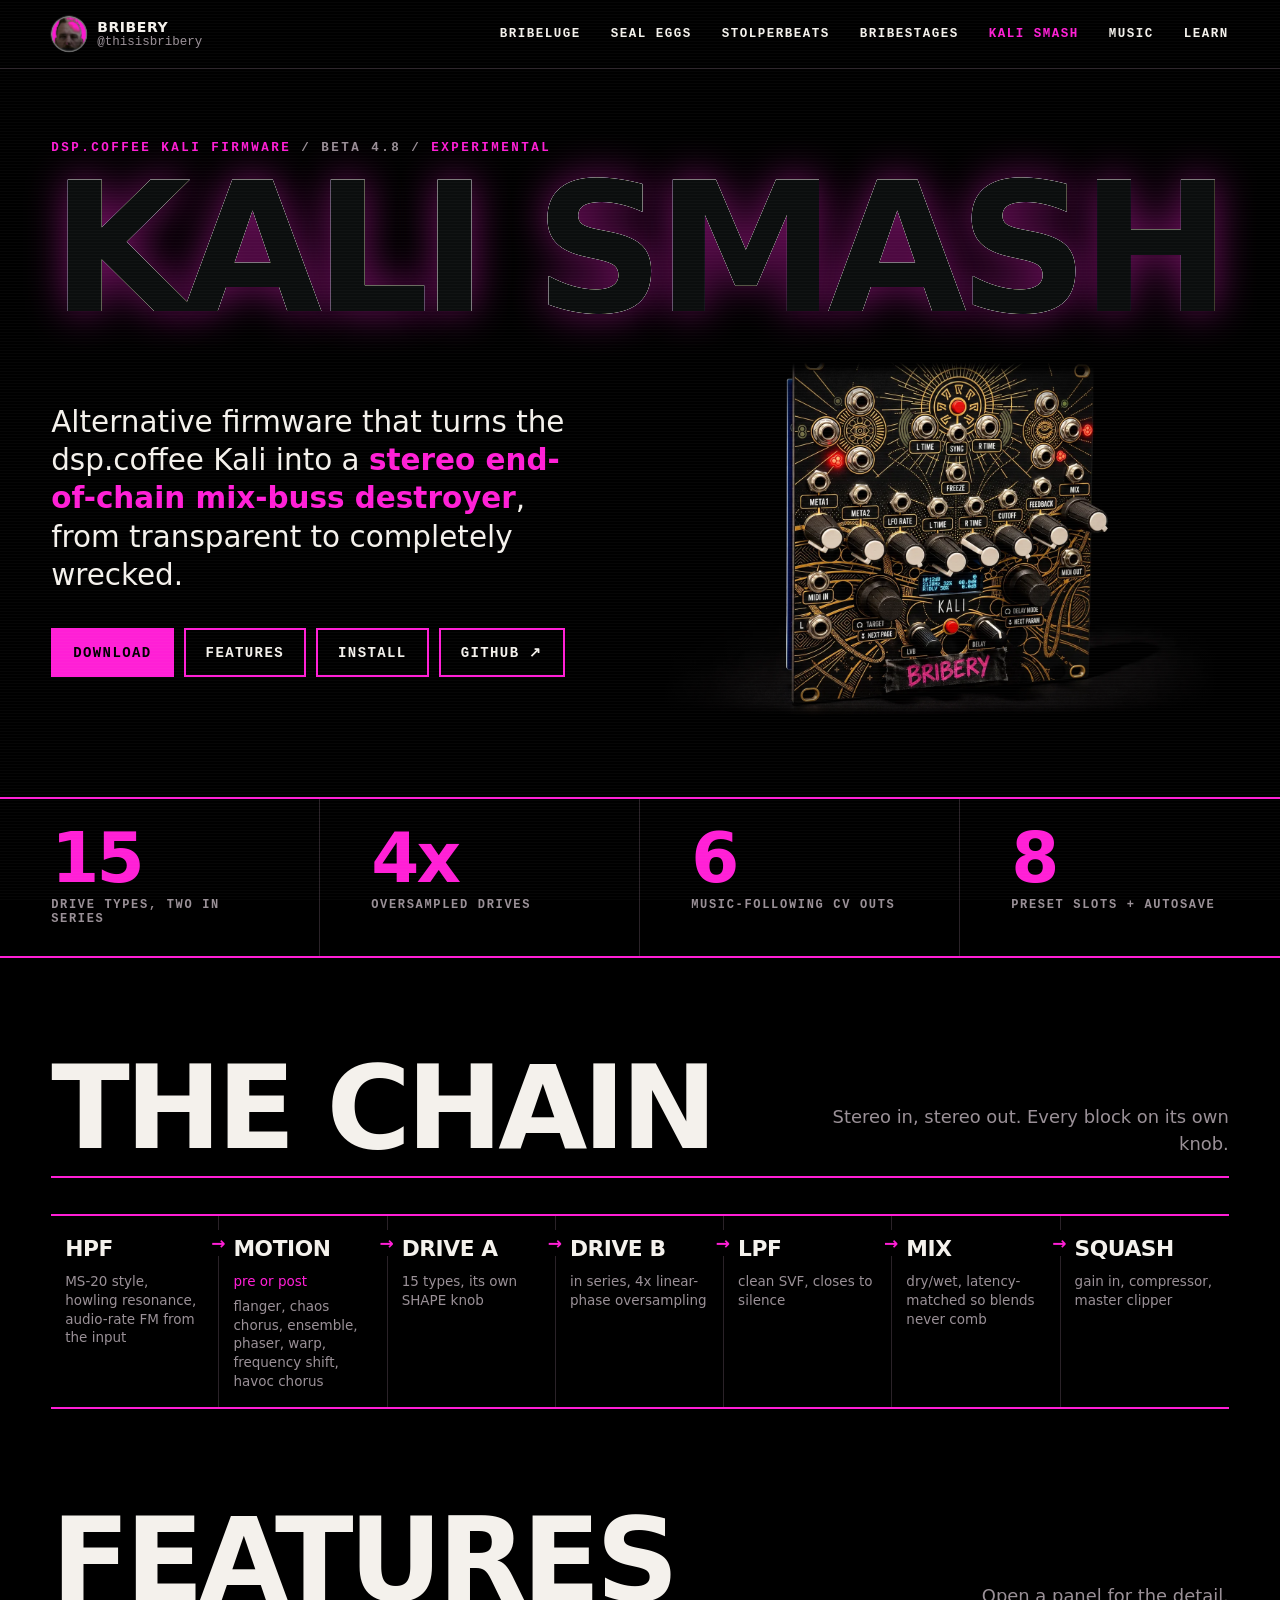
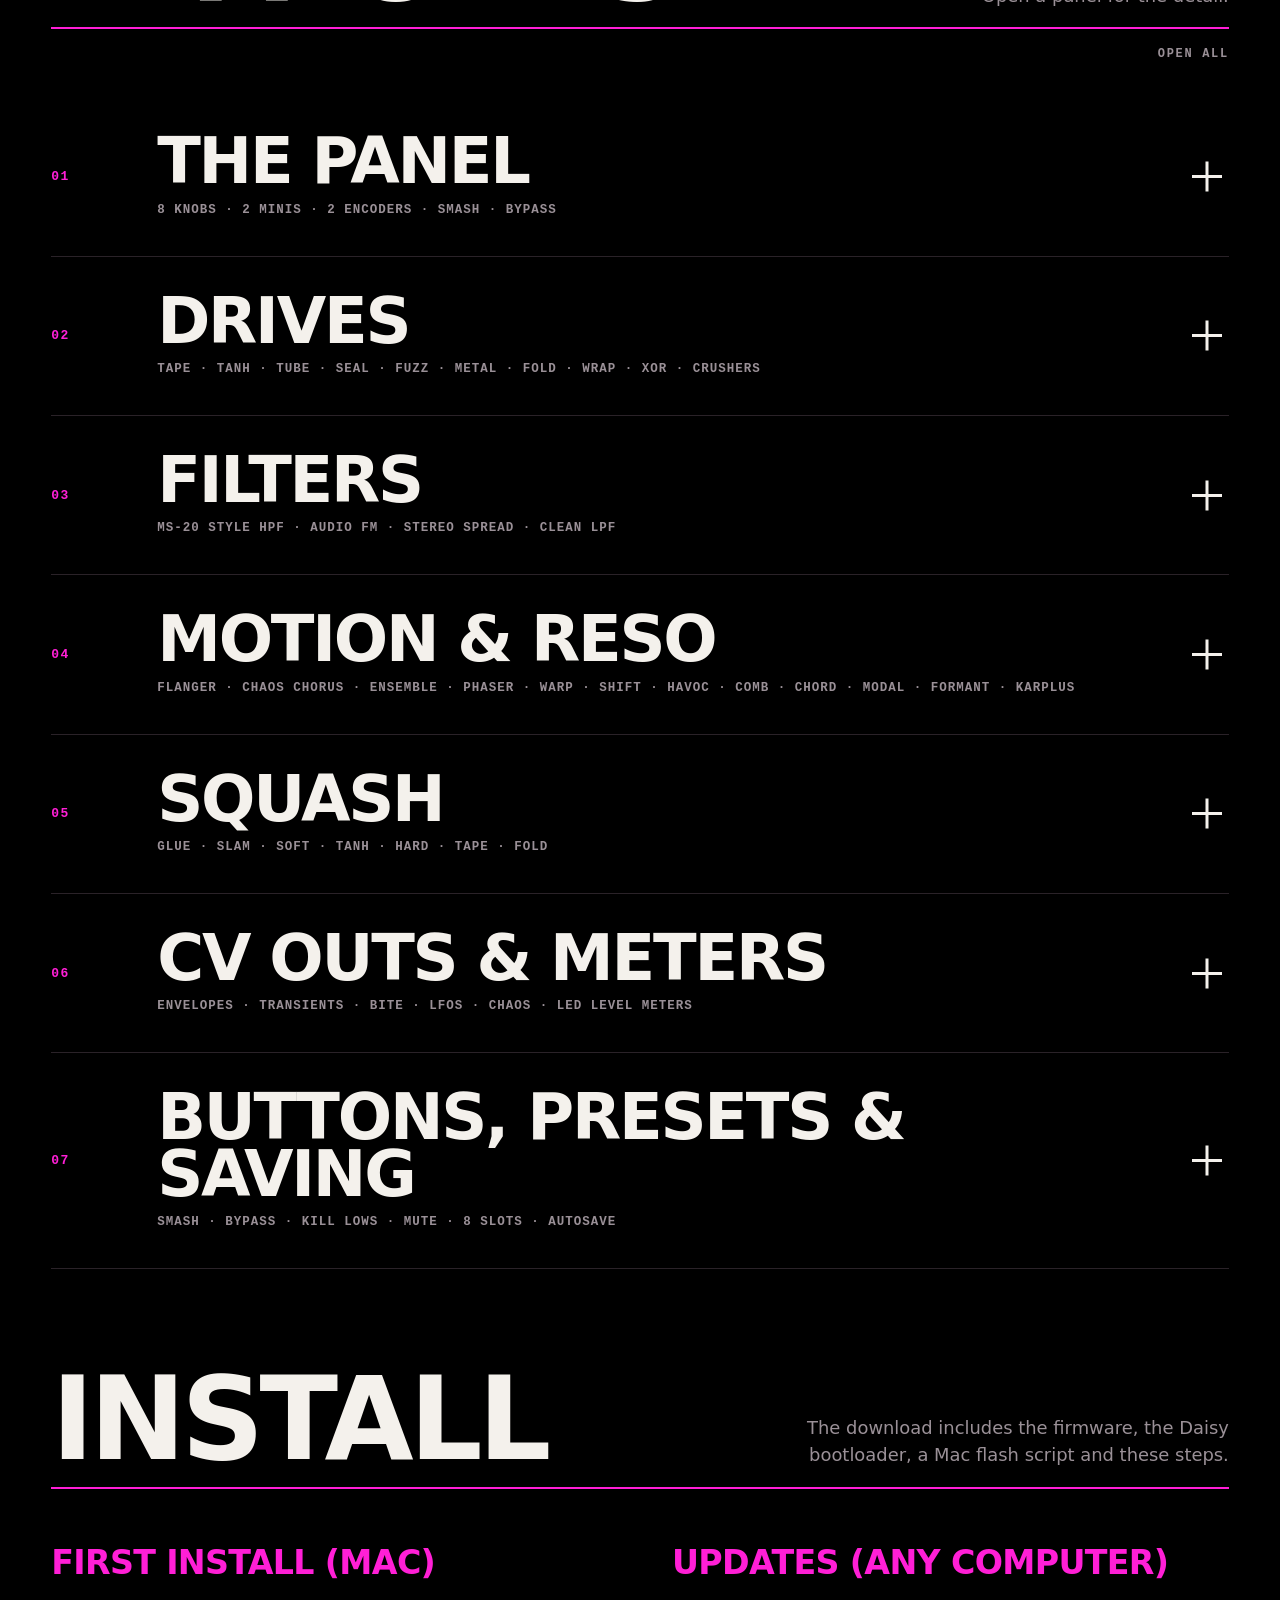
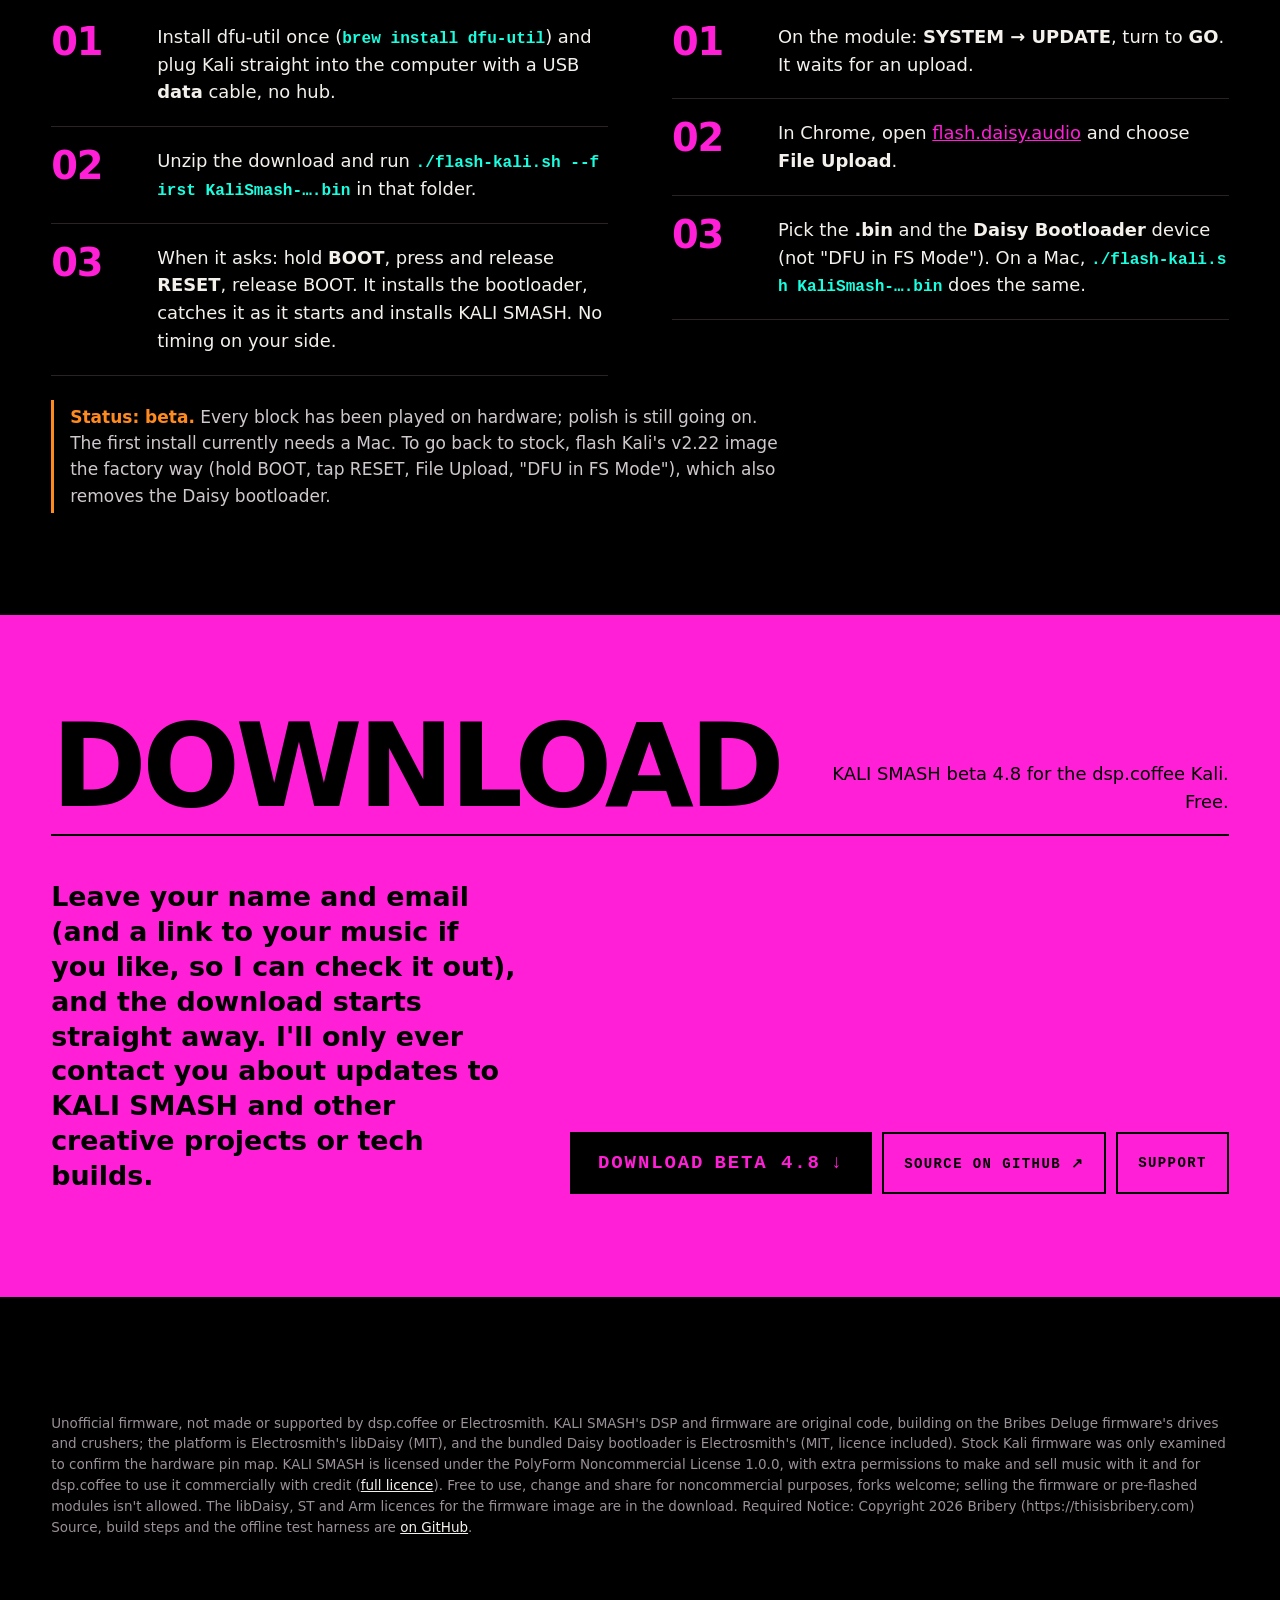
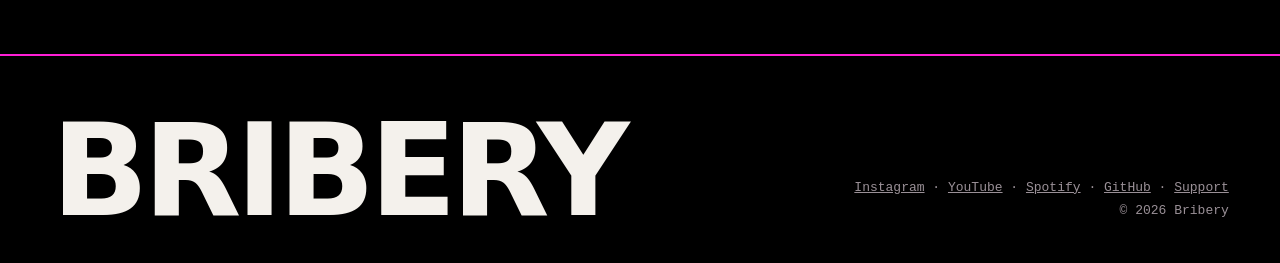
<file: kali/index.html>
<!doctype html>
<html lang="en">
<head>
<meta charset="utf-8">
<meta name="viewport" content="width=device-width,initial-scale=1">
<title>KALI SMASH · Kali firmware · BRIBERY</title>
<meta name="description" content="KALI SMASH: alternative firmware that turns the dsp.coffee Kali into a stereo end-of-chain mix-buss destroyer, from transparent to completely wrecked.">
<meta name="theme-color" content="#000000">
<meta property="og:title" content="KALI SMASH">
<meta property="og:description" content="A stereo mix-buss destroyer for the dsp.coffee Kali: 15 drives, MS-20 style HPF, motion, resonators, SQUASH and music-following CV.">
<meta property="og:image" content="https://thisisbribery.com/assets/devices/kali.webp">
<link rel="icon" type="image/png" sizes="32x32" href="/assets/favicon-32.png">
<link rel="icon" type="image/png" sizes="64x64" href="/assets/favicon-64.png">
<link rel="apple-touch-icon" href="/assets/apple-touch-icon.png">
<link rel="stylesheet" href="/assets/site.css">
<link rel="stylesheet" href="/assets/pages.css">
<style>
.k-chain{margin:clamp(22px,3vw,36px) 0 0;display:grid;grid-template-columns:repeat(7,minmax(0,1fr));border-block:2px solid var(--bx-pink)}
.k-chain div{padding:16px 14px;border-right:1px solid var(--bx-line);position:relative}
.k-chain div:last-child{border-right:0}
.k-chain b{display:block;font-weight:900;font-size:clamp(17px,1.7vw,24px);letter-spacing:-.02em;text-transform:uppercase}
.k-chain span{display:block;margin-top:6px;font-size:13.5px;color:var(--bx-muted);line-height:1.4}
.k-chain div:not(:last-child)::after{content:"\2192";position:absolute;right:-9px;top:14px;color:var(--bx-pink);font-weight:900;background:var(--bx-black);padding:0 2px}
.k-chain .k-side{color:var(--bx-pink)}
@media (max-width:960px){.k-chain{grid-template-columns:1fr}.k-chain div{border-right:0;border-bottom:1px solid var(--bx-line)}.k-chain div:last-child{border-bottom:0}
  .k-chain div:not(:last-child)::after{content:"\2193";right:14px;top:auto;bottom:-12px}}
</style>
<script src="/assets/site.js"></script>
</head>
<body class="bx" data-bx-page="kali" data-bx-foot>

<main>
  <section class="bx-hero">
    <p class="bx-kicker">dsp.coffee Kali firmware <span>/</span> <span data-bx-bin-version="kali">beta</span> <span>/</span> Experimental</p>
    <h1 class="bx-mega bx-glitch" data-text="KALI SMASH" data-fit><span class="bx-fit">KALI SMASH</span></h1>
    <div class="bx-hero-grid">
      <div>
        <p class="bx-lede">Alternative firmware that turns the dsp.coffee Kali into a <b>stereo end-of-chain mix-buss destroyer</b>, from transparent to completely wrecked.</p>
        <div class="bx-ctas">
          <a class="bx-btn bx-solid" href="#download" data-bx-download="kali">Download</a>
          <a class="bx-btn" href="#features">Features</a>
          <a class="bx-btn" href="#install">Install</a>
          <a class="bx-btn" href="https://github.com/thisisbribery/kaliv1" target="_blank" rel="noopener">GitHub &#8599;</a>
        </div>
      </div>
      <figure class="bx-shot">
        <img src="/assets/devices/kali.webp" width="1600" height="1000" alt="A Eurorack module with a glowing screen and eight knobs, lit in pink on a black studio background">
      </figure>
    </div>
  </section>

  <div class="bx-stats">
    <div class="bx-stat"><b>15</b><span>Drive types, two in series</span></div>
    <div class="bx-stat"><b>4x</b><span>Oversampled drives</span></div>
    <div class="bx-stat"><b>6</b><span>Music-following CV outs</span></div>
    <div class="bx-stat"><b>8</b><span>Preset slots + autosave</span></div>
  </div>

  <section class="bx-section" id="chain" style="padding-bottom:0">
    <div class="bx-sec-head">
      <h2>The chain</h2>
      <p>Stereo in, stereo out. Every block on its own knob.</p>
    </div>
    <div class="k-chain">
      <div><b>HPF</b><span>MS-20 style, howling resonance, audio-rate FM from the input</span></div>
      <div><b>Motion</b><span class="k-side">pre or post</span><span>flanger, chaos chorus, ensemble, phaser, warp, frequency shift, havoc chorus</span></div>
      <div><b>Drive A</b><span>15 types, its own SHAPE knob</span></div>
      <div><b>Drive B</b><span>in series, 4x linear-phase oversampling</span></div>
      <div><b>LPF</b><span>clean SVF, closes to silence</span></div>
      <div><b>Mix</b><span>dry/wet, latency-matched so blends never comb</span></div>
      <div><b>Squash</b><span>gain in, compressor, master clipper</span></div>
    </div>
  </section>

  <section class="bx-section" id="features">
    <div class="bx-sec-head">
      <h2>Features</h2>
      <p>Open a panel for the detail.</p>
    </div>
    <div class="bx-toolbar"><button class="bx-linkbtn" type="button" id="toggleAll">Open all</button></div>

    <div class="bx-panels">
      <details class="bx-panel" id="panel">
        <summary><span class="bx-num">01</span><div><h3>The panel</h3><span class="bx-pv">8 knobs · 2 minis · 2 encoders · SMASH · BYPASS</span></div><span class="bx-plus" aria-hidden="true"></span></summary>
        <div class="bx-panel-body">
          <p class="bx-panel-intro">Fixed knobs, no paging: each big knob is one block. Turning a knob jumps the screen to that block's page.</p>
          <dl class="bx-rows">
            <div><dt>Knob 1 · HPF</dt><dd>Off (10 Hz) up to 16 kHz, then closed to silence in the last 3%.</dd></div>
            <div><dt>Knob 2 · DRV A</dt><dd>Clean bypass to +36 dB into the curve (+48 dB on FUZZ, DIST and METAL).</dd></div>
            <div><dt>Knob 3 · SHP A</dt><dd>Drive A's character, different on every type.</dd></div>
            <div><dt>Knobs 4, 5 · DRV B, SHP B</dt><dd>The second drive, in series.</dd></div>
            <div><dt>Knob 6 · LPF</dt><dd>Closed (silent) to off (22 kHz).</dd></div>
            <div><dt>Knob 7 · MOTION</dt><dd>First half: depth and wet to full. Second half: feedback to max. On SHIFT it's the lever: how far each band is shifted. On HAVOC it's the sweep width, chorus to 680 ms swoops.</dd></div>
            <div><dt>Knob 8 · MIX</dt><dd>Dry to wet.</dd></div>
            <div><dt>Mini left · RESO</dt><dd>Fades the resonator in, then raises its decay; the top self-oscillates.</dd></div>
            <div><dt>Mini right · SQUASH</dt><dd>Transparent to +24 dB into the compressor and clipper.</dd></div>
            <div><dt>FREEZE · SMASH</dt><dd>While held: everything slammed. Its gate jack does the same.</dd></div>
            <div><dt>SYNC · BYPASS</dt><dd>Press to toggle a latency-matched bypass. Both buttons can be reassigned.</dd></div>
          </dl>
        </div>
      </details>

      <details class="bx-panel" id="drives">
        <summary><span class="bx-num">02</span><div><h3>Drives</h3><span class="bx-pv">Tape · Tanh · Tube · Seal · Fuzz · Metal · Fold · Wrap · XOR · crushers</span></div><span class="bx-plus" aria-hidden="true"></span></summary>
        <div class="bx-panel-body">
          <p class="bx-panel-intro">Two drive stages in series inside 4x linear-phase oversampling. DRV always gets louder as it goes up: nothing auto-compensates, and SQUASH catches the top. Each stage has OUTPUT, TONE, BIAS, STAGE MIX and a STEREO mode that can drive only the sides, so kick and bass stay clean while the width gets dirty.</p>
          <div class="bx-chips">
            <span class="bx-seg">TAPE <i>worn cassette</i></span><span class="bx-seg">TANH <i>focus lows/highs</i></span><span class="bx-seg">TUBE <i>starved, spitting</i></span>
            <span class="bx-seg">SEAL <i>the Bribes drive</i></span><span class="bx-seg">HARD <i>digital clip</i></span><span class="bx-seg">FOLD <i>wavefolder</i></span>
            <span class="bx-seg">FUZZ <i>+48 dB, sputters</i></span><span class="bx-seg">DIST <i>op-amp pedal</i></span><span class="bx-seg">METAL <i>scooped high gain</i></span>
            <span class="bx-seg">RECT <i>octave up</i></span><span class="bx-seg">WRAP <i>overflow tears</i></span><span class="bx-seg">XOR <i>bitwise garble</i></span>
            <span class="bx-seg">VINT <i>old sampler</i></span><span class="bx-seg">ULAW <i>phone line</i></span><span class="bx-seg">JITR <i>unstable clock</i></span>
          </div>
        </div>
      </details>

      <details class="bx-panel" id="filters">
        <summary><span class="bx-num">03</span><div><h3>Filters</h3><span class="bx-pv">MS-20 style HPF · audio FM · stereo spread · clean LPF</span></div><span class="bx-plus" aria-hidden="true"></span></summary>
        <div class="bx-panel-body">
          <ul class="bx-feats">
            <li class="bx-feat"><h4>HPF<small>MS-20 style</small></h4><p>Resonance feeds back through an asymmetric diode-style clipper, so it howls and dirties when pushed. Self-oscillates from about 80% RES. 12 or 24 dB.</p><span></span></li>
            <li class="bx-feat"><h4>Audio FM</h4><p>The input audio moves its own cutoff at audio rate: gritty sidebands, and the cutoff jumps with every hit. SELF, CROSS or MONO sources make the stereo field wobble.</p><span></span></li>
            <li class="bx-feat"><h4>Spread</h4><p>Pushes the left and right cutoffs apart, up to 2 octaves each way, and SPREAD FM throws them around at audio rate for chaotic width even from a mono mix.</p><span></span></li>
            <li class="bx-feat"><h4>Filters = all</h4><p>The dry path is filtered too, so the HPF works like a DJ filter at any MIX.</p><span></span></li>
            <li class="bx-feat"><h4>LPF</h4><p>A clean SVF after the drives, 20 Hz to 20 kHz, 12 or 24 dB, closing to silence at the bottom.</p><span></span></li>
          </ul>
        </div>
      </details>

      <details class="bx-panel" id="motion">
        <summary><span class="bx-num">04</span><div><h3>Motion &amp; reso</h3><span class="bx-pv">Flanger · chaos chorus · ensemble · phaser · warp · shift · havoc · comb · chord · modal · formant · karplus</span></div><span class="bx-plus" aria-hidden="true"></span></summary>
        <div class="bx-panel-body">
          <p class="bx-panel-intro">Both can sit before the drives (so the drives distort them) or after the LPF.</p>
          <p class="bx-group">Motion</p>
          <div class="bx-chips"><span class="bx-seg">FLANGER</span><span class="bx-seg">CHAOS <i>Lorenz chorus</i></span><span class="bx-seg">ENSEMBLE</span><span class="bx-seg">PHASER</span><span class="bx-seg">WARP <i>worn tape</i></span><span class="bx-seg">SHIFT <i>3-band frequency shifter</i></span><span class="bx-seg">HAVOC <i>chorus with the limits off</i></span></div>
          <p class="bx-group">Reso</p>
          <div class="bx-chips"><span class="bx-seg">COMB</span><span class="bx-seg">CHORD</span><span class="bx-seg">MODAL <i>string to bell</i></span><span class="bx-seg">FORMANT <i>vowels</i></span><span class="bx-seg">KARPLUS <i>hits pluck a string</i></span></div>
          <p class="bx-panel-intro" style="margin-top:18px">The top of the RESO knob goes past unity: combs and strings sing on their own while the input keeps coming through, and FREEZE holds whatever is ringing.</p>
        </div>
      </details>

      <details class="bx-panel" id="squash">
        <summary><span class="bx-num">05</span><div><h3>Squash</h3><span class="bx-pv">Glue · slam · soft · tanh · hard · tape · fold</span></div><span class="bx-plus" aria-hidden="true"></span></summary>
        <div class="bx-panel-body">
          <p class="bx-panel-intro">The master section after MIX, so it acts on the blended signal, dry included. The knob pushes 0 to +24 dB into a compressor (OFF, GLUE or SLAM) and then a master clipper (SOFT, TANH, HARD, TAPE or FOLD), with a ceiling and output level. Near-silence is left alone.</p>
        </div>
      </details>

      <details class="bx-panel" id="cv">
        <summary><span class="bx-num">06</span><div><h3>CV outs &amp; meters</h3><span class="bx-pv">Envelopes · transients · bite · LFOs · chaos · LED level meters</span></div><span class="bx-plus" aria-hidden="true"></span></summary>
        <div class="bx-panel-body">
          <p class="bx-panel-intro">Six CV outs that follow the music, each with its own source, polarity and offset, and two clock outs that light as fast level meters or fire gates.</p>
          <dl class="bx-rows">
            <div><dt>Envelopes</dt><dd>The whole mix, the kick band, the mids, the hats and air, or the stereo difference, in dB so quiet parts still move it.</dd></div>
            <div><dt>Transients</dt><dd>A decay fired by each hit, or a new random value on each hit.</dd></div>
            <div><dt>Bite and squash</dt><dd>How hard the drives are clipping, and SQUASH's gain reduction.</dd></div>
            <div><dt>LFOs and chaos</dt><dd>The MOTION LFO, a free sine, or a Lorenz attractor's X and Y.</dd></div>
            <div><dt>Clock L / R</dt><dd>LED level meters (input or output), a 10 ms pulse per hit, or a gate while the drives clip hard.</dd></div>
          </dl>
        </div>
      </details>

      <details class="bx-panel" id="saving">
        <summary><span class="bx-num">07</span><div><h3>Buttons, presets &amp; saving</h3><span class="bx-pv">Smash · bypass · kill lows · mute · 8 slots · autosave</span></div><span class="bx-plus" aria-hidden="true"></span></summary>
        <div class="bx-panel-body">
          <ul class="bx-feats">
            <li class="bx-feat"><h4>Buttons</h4><p>Each button and its gate jack can SMASH, BYPASS, KILL LOWS or MUTE, momentary or latching.</p><span></span></li>
            <li class="bx-feat"><h4>Presets</h4><p>Eight slots store every page setting: types, values, CV bases, the output map and button actions. Knobs stay live.</p><span></span></li>
            <li class="bx-feat"><h4>Autosave</h4><p>Settings save themselves three seconds after your last change and come back at power-up.</p><span></span></li>
            <li class="bx-feat"><h4>CV in</h4><p>Kali's big knobs are attenuators on their CV jacks, so each knob gets a CV BASE setting to add an offset under patched CV.</p><span></span></li>
          </ul>
        </div>
      </details>
    </div>
  </section>

  <section class="bx-section" id="install" style="padding-top:0">
    <div class="bx-sec-head">
      <h2>Install</h2>
      <p>The download includes the firmware, the Daisy bootloader, a Mac flash script and these steps.</p>
    </div>
    <div class="bx-split">
      <div>
        <h3>First install (Mac)</h3>
        <ol class="bx-steps" style="margin-top:0">
          <li><div>Install dfu-util once (<code class="bx-code">brew install dfu-util</code>) and plug Kali straight into the computer with a USB <b>data</b> cable, no hub.</div></li>
          <li><div>Unzip the download and run <code class="bx-code">./flash-kali.sh --first KaliSmash-….bin</code> in that folder.</div></li>
          <li><div>When it asks: hold <b>BOOT</b>, press and release <b>RESET</b>, release BOOT. It installs the bootloader, catches it as it starts and installs KALI SMASH. No timing on your side.</div></li>
        </ol>
      </div>
      <div>
        <h3>Updates (any computer)</h3>
        <ol class="bx-steps" style="margin-top:0">
          <li><div>On the module: <b>SYSTEM &rarr; UPDATE</b>, turn to <b>GO</b>. It waits for an upload.</div></li>
          <li><div>In Chrome, open <a href="https://flash.daisy.audio" target="_blank" rel="noopener" style="color:var(--bx-pink)">flash.daisy.audio</a> and choose <b>File Upload</b>.</div></li>
          <li><div>Pick the <b>.bin</b> and the <b>Daisy Bootloader</b> device (not "DFU in FS Mode"). On a Mac, <code class="bx-code">./flash-kali.sh KaliSmash-….bin</code> does the same.</div></li>
        </ol>
      </div>
    </div>
    <p class="bx-note"><b>Status: beta.</b> Every block has been played on hardware; polish is still going on. The first install currently needs a Mac. To go back to stock, flash Kali's v2.22 image the factory way (hold BOOT, tap RESET, File Upload, "DFU in FS Mode"), which also removes the Daisy bootloader.</p>
  </section>

  <section class="bx-section bx-band" id="download">
    <a class="bx-dl-hit" href="#download" data-bx-download="kali" aria-label="Download KALI SMASH">
      <div class="bx-sec-head">
        <h2>Download</h2>
        <p>KALI SMASH <span data-bx-bin-version="kali">beta</span> for the dsp.coffee Kali. Free.</p>
      </div>
    </a>
    <div class="bx-band-body">
      <p>Leave your name and email (and a link to your music if you like, so I can check it out), and the download starts straight away. I'll only ever contact you about updates to KALI SMASH and other creative projects or tech builds.</p>
      <div class="bx-ctas">
        <a class="bx-btn bx-ink bx-solid bx-dl-big" href="#download" data-bx-download="kali">Download <span data-bx-bin-version="kali">beta</span> &#8595;</a>
        <a class="bx-btn bx-ink" href="https://github.com/thisisbribery/kaliv1" target="_blank" rel="noopener">Source on GitHub &#8599;</a>
        <a class="bx-btn bx-ink" data-bx-support href="#" target="_blank" rel="noopener">Support</a>
      </div>
    </div>
  </section>

  <section class="bx-section">
    <p class="bx-fine">Unofficial firmware, not made or supported by dsp.coffee or Electrosmith. KALI SMASH's DSP and firmware are original code, building on the Bribes Deluge firmware's drives and crushers; the platform is Electrosmith's libDaisy (MIT), and the bundled Daisy bootloader is Electrosmith's (MIT, licence included). Stock Kali firmware was only examined to confirm the hardware pin map. KALI SMASH is licensed under the PolyForm Noncommercial License 1.0.0, with extra permissions to make and sell music with it and for dsp.coffee to use it commercially with credit (<a href="https://thisisbribery.com/kali/LICENSE.txt" style="color:var(--bx-ink)">full licence</a>). Free to use, change and share for noncommercial purposes, forks welcome; selling the firmware or pre-flashed modules isn't allowed. The libDaisy, ST and Arm licences for the firmware image are in the download. Required Notice: Copyright 2026 Bribery (https://thisisbribery.com) Source, build steps and the offline test harness are <a href="https://github.com/thisisbribery/kaliv1" target="_blank" rel="noopener" style="color:var(--bx-ink)">on GitHub</a>.</p>
  </section>
</main>

<script>
(function(){
  var panels = document.querySelectorAll(".bx-panel"), btn = document.getElementById("toggleAll");
  function sync(){ var all = Array.prototype.every.call(panels, function(p){ return p.open; }); btn.textContent = all ? "Close all" : "Open all"; }
  btn.addEventListener("click", function(){ var open = btn.textContent === "Open all"; Array.prototype.forEach.call(panels, function(p){ p.open = open; }); sync(); });
  Array.prototype.forEach.call(panels, function(p){ p.addEventListener("toggle", sync); });
  var h = location.hash && document.getElementById(location.hash.slice(1));
  if (h && h.tagName === "DETAILS") h.open = true;
  sync();
})();
</script>
</body>
</html>
</file>
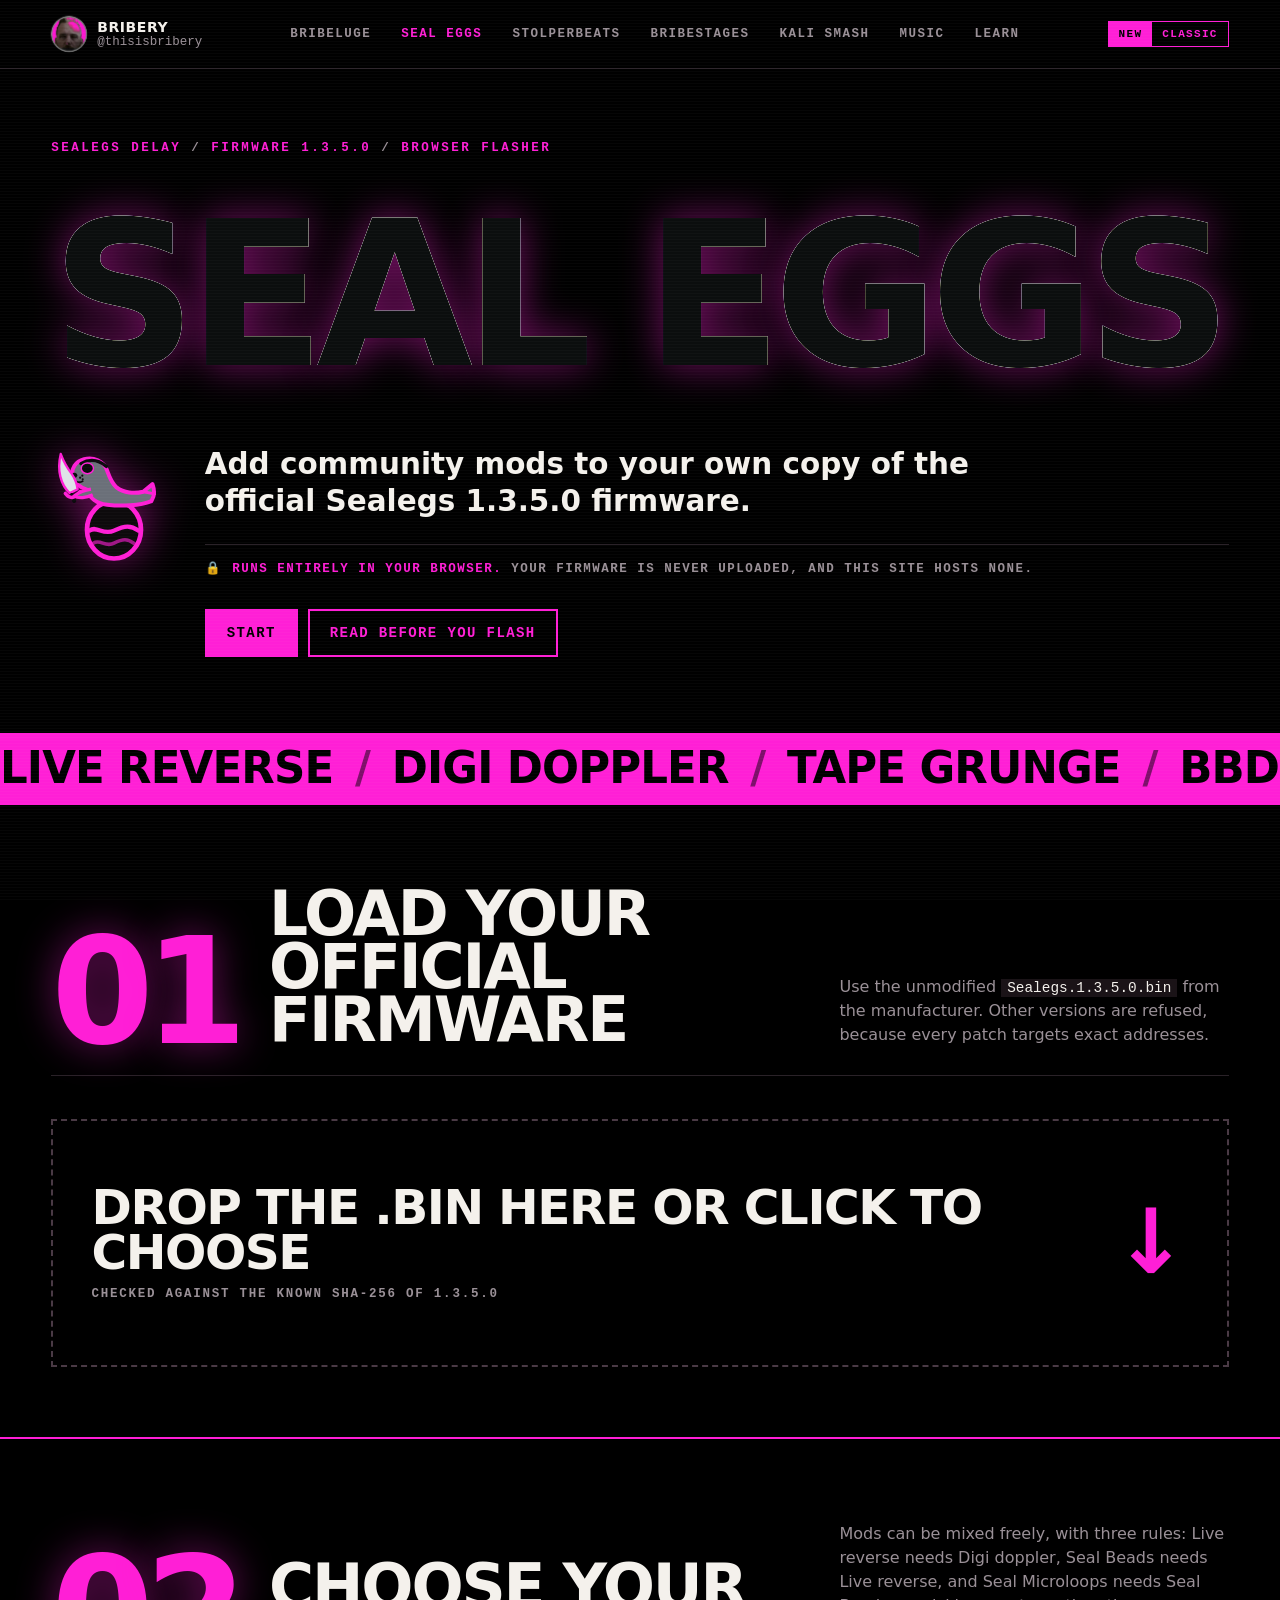
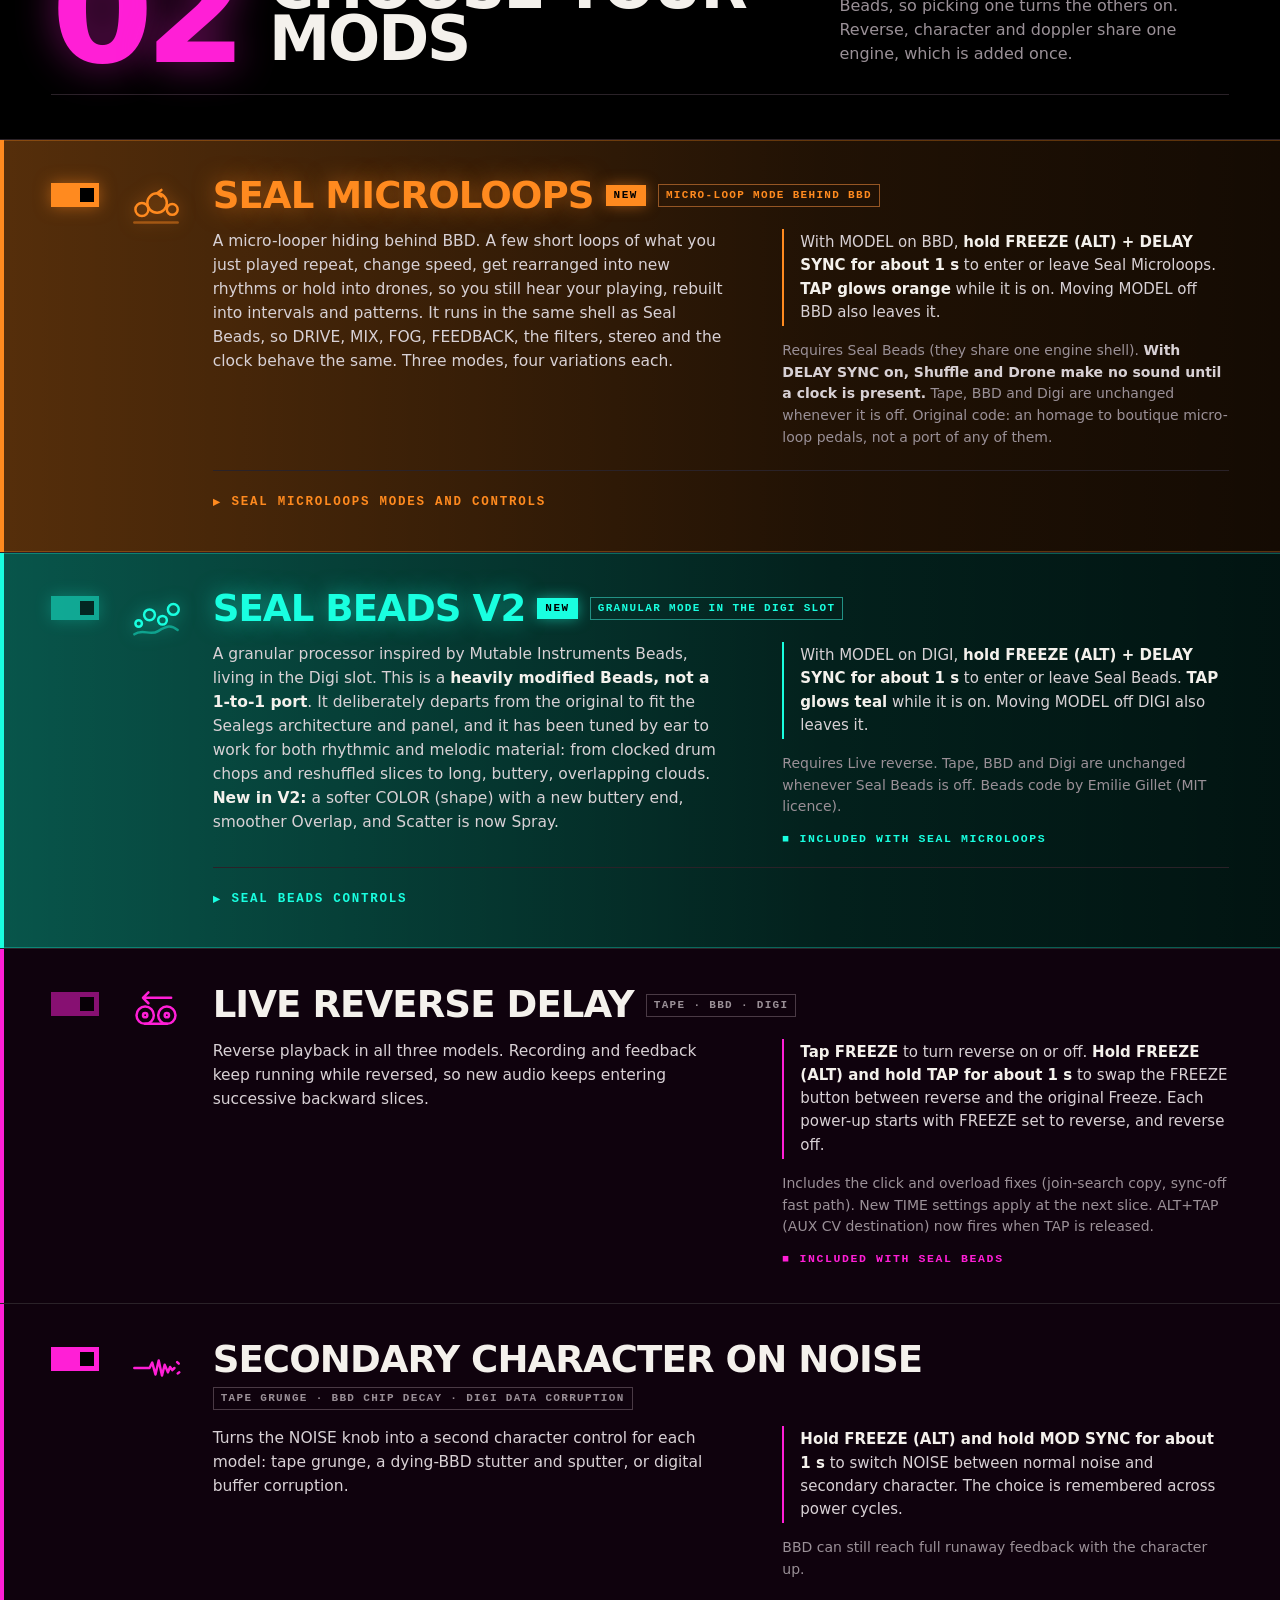
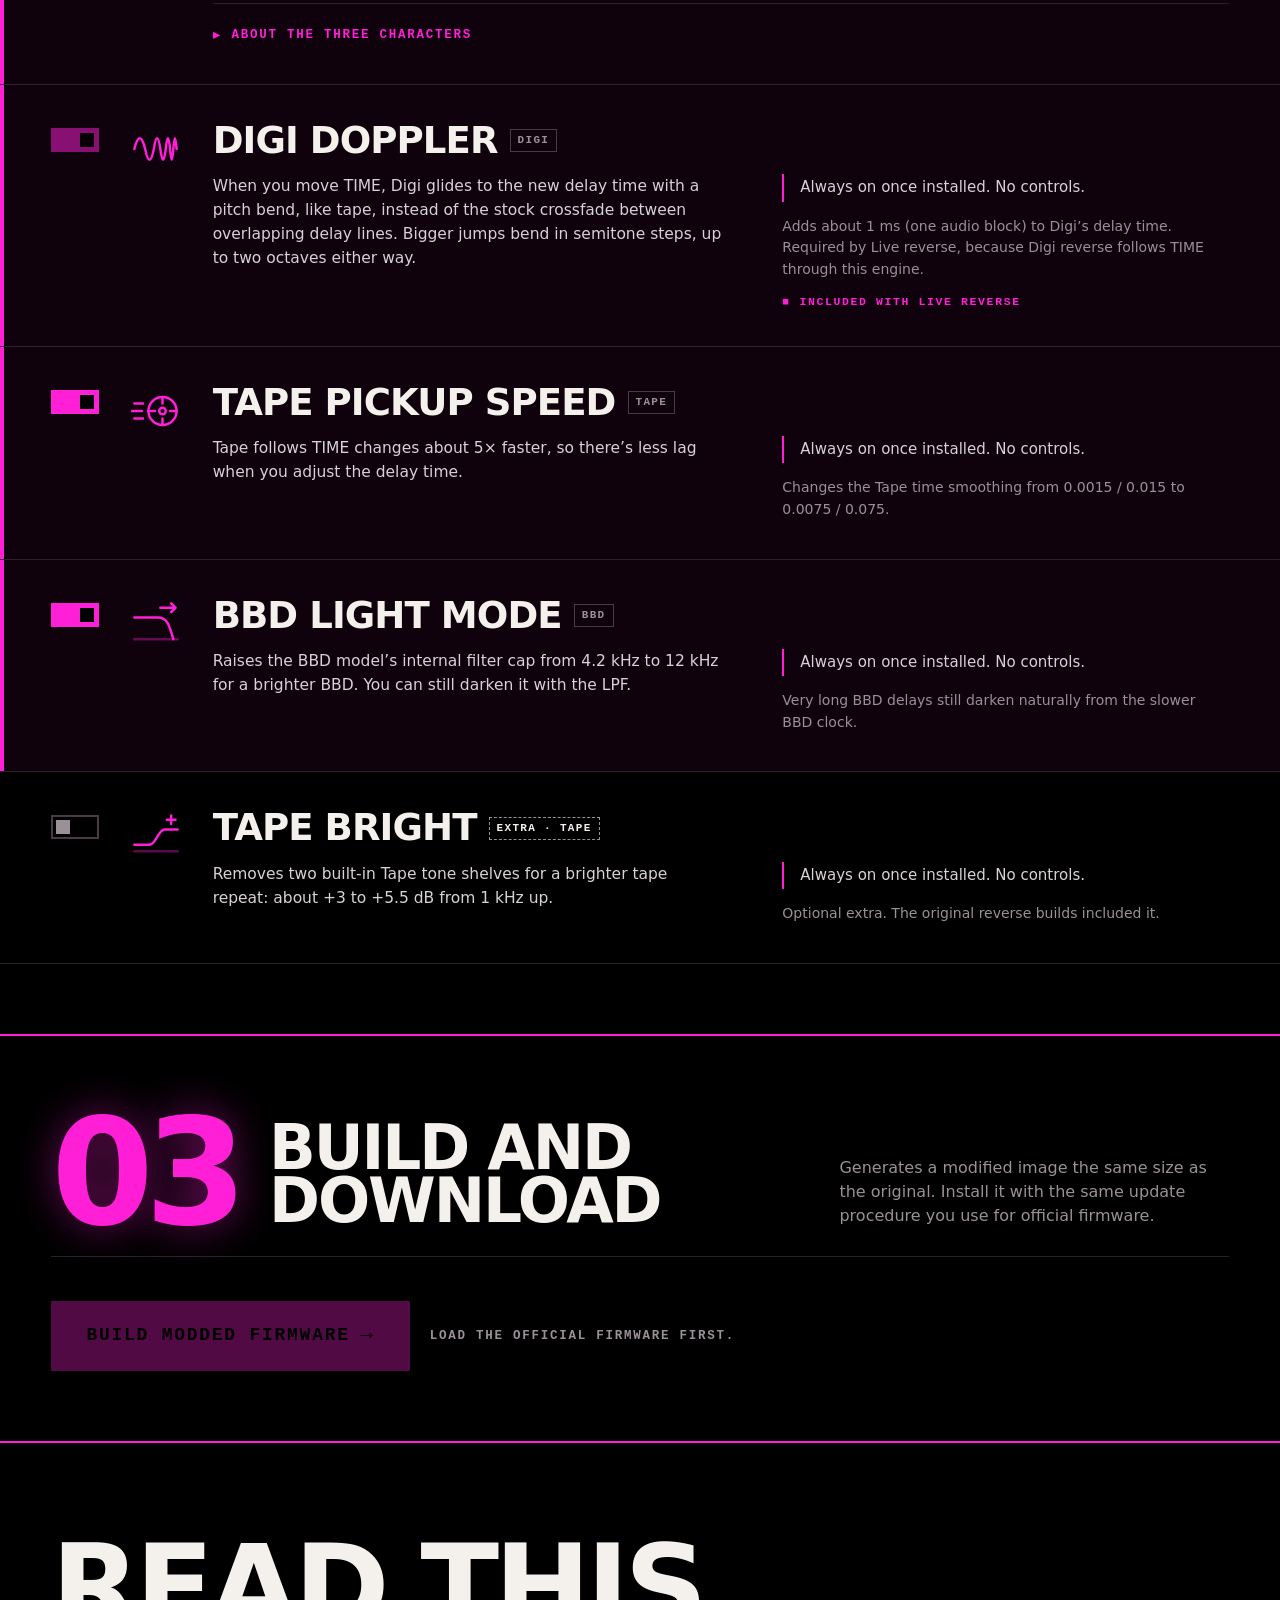
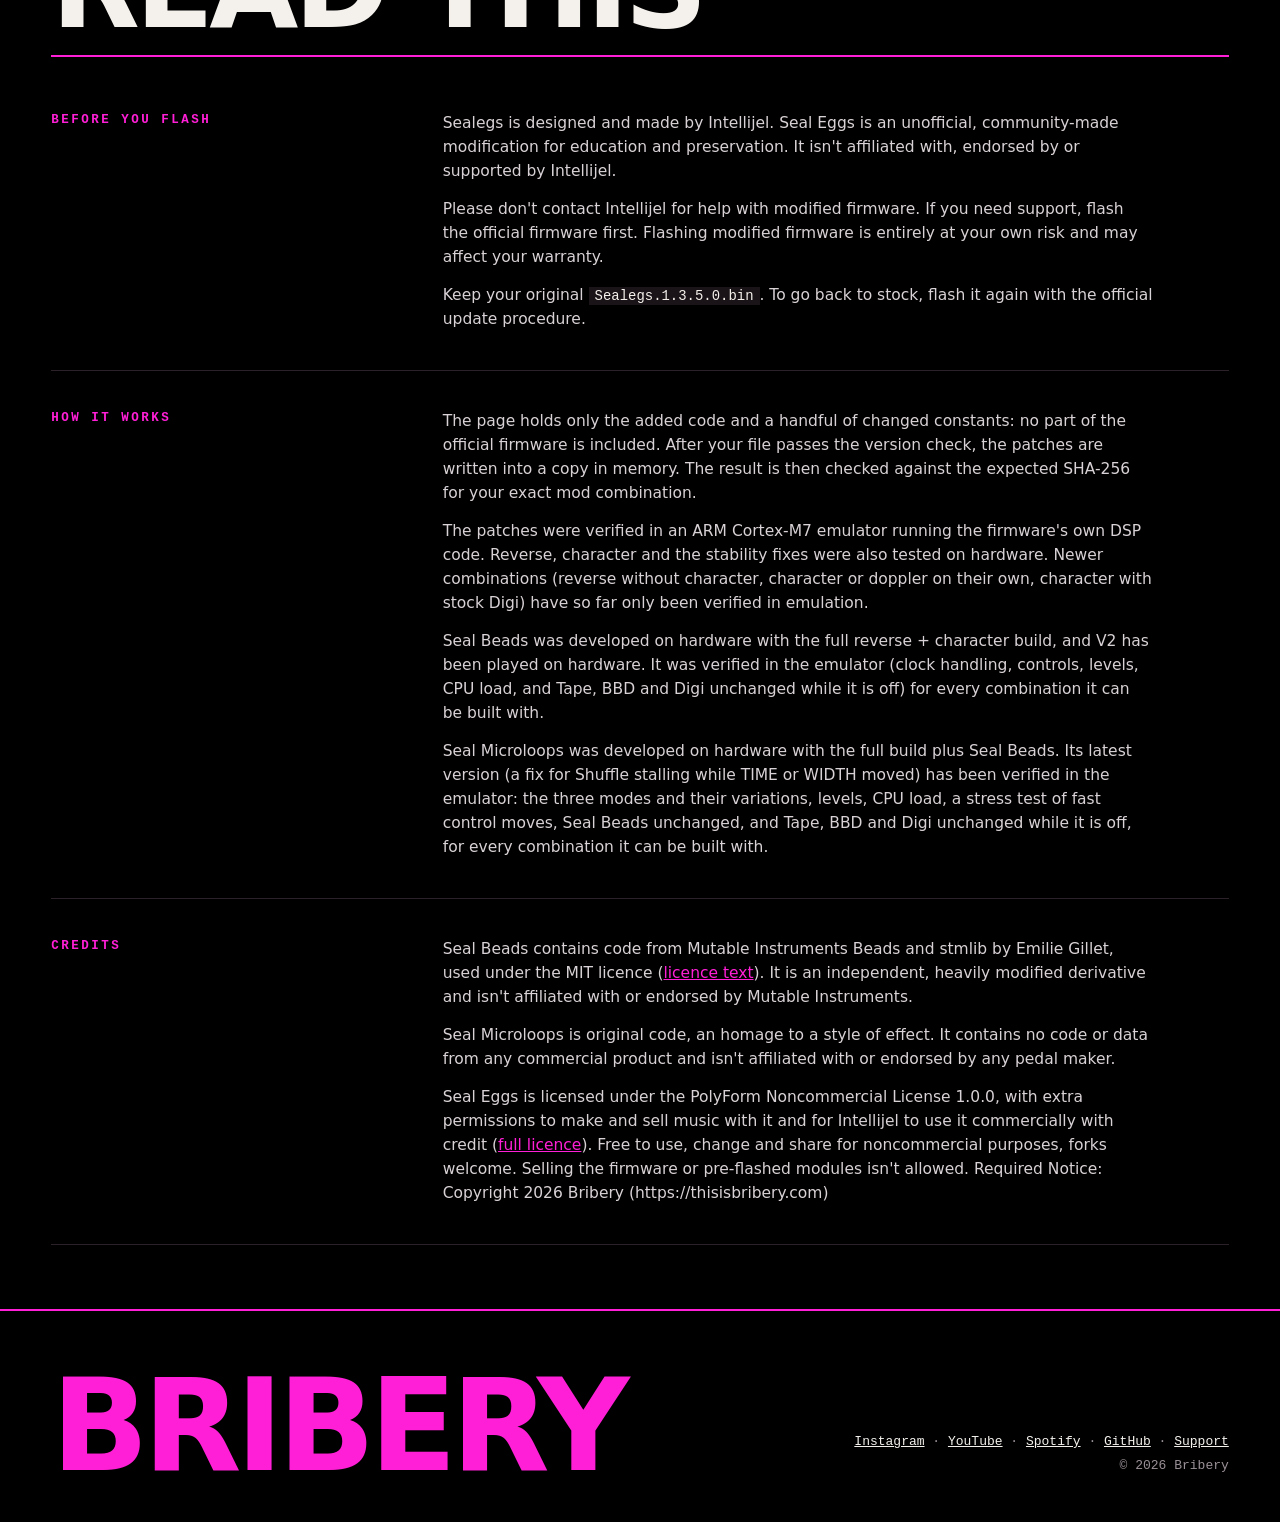
<file: sealeggs/index.html>
<!doctype html>
<html lang="en">
<head>
<meta charset="utf-8">
<meta name="viewport" content="width=device-width, initial-scale=1">
<title>Seal Eggs Firmware Flasher</title>
<link rel="icon" type="image/png" sizes="32x32" href="/assets/favicon-32.png">
<link rel="icon" type="image/png" sizes="64x64" href="/assets/favicon-64.png">
<link rel="apple-touch-icon" href="/assets/apple-touch-icon.png">
<meta name="description" content="Build a modded Sealegs 1.3.5.0 firmware in your browser from your own copy of the official firmware.">
<meta name="theme-color" content="#000000">
<meta property="og:title" content="Seal Eggs Firmware Flasher">
<meta property="og:description" content="Build a modded Sealegs 1.3.5.0 firmware in your browser from your own copy of the official firmware.">
<meta property="og:image" content="/assets/apple-touch-icon.png">
<!-- Ported from github.com/thisisbribery/SealEggs_v1. Classic style = that page's CSS, verbatim. -->
<link rel="stylesheet" href="/assets/site.css">
<style data-bx="classic">
:root{
  --bg:#f6f4ef; --panel:#ffffff; --ink:#1d1f22; --muted:#62666d; --line:#dedad1; --soft:#efece4;
  --accent:var(--pink); --ok:#2b8a3e; --bad:#c92a2a; --warn:#b35c00;
  --used:#c9c4b8;
  --pink:#ff1fd6;
  --teal:#00e0c0; --teal-glow:rgba(0,255,214,.55); --teal-ink:#00796d;
  --orange:#ff8a1f; --orange-glow:rgba(255,138,31,.55); --orange-ink:#b04f00;
  --mono:ui-monospace,SFMono-Regular,Menlo,Consolas,monospace;
  --sans:system-ui,-apple-system,"Segoe UI",Roboto,Helvetica,Arial,sans-serif;
}
@media (prefers-color-scheme: dark){
  :root:not([data-theme="light"]){
    --teal:#19ffe0; --teal-ink:#19ffe0;
    --orange:#ff9a3c; --orange-ink:#ffab5c;
    --bg:#121417; --panel:#1a1d21; --ink:#e9e7e2; --muted:#9aa0a8; --line:#2c3036; --soft:#22262b;
    --accent:var(--pink); --ok:#69db7c; --bad:#ff8787; --warn:#ffa94d;
    --used:#3d434b;
  }
}
:root[data-theme="dark"]{
  --teal:#19ffe0; --teal-ink:#19ffe0;
  --orange:#ff9a3c; --orange-ink:#ffab5c;
  --bg:#121417; --panel:#1a1d21; --ink:#e9e7e2; --muted:#9aa0a8; --line:#2c3036; --soft:#22262b;
  --accent:var(--pink); --ok:#69db7c; --bad:#ff8787; --warn:#ffa94d;
  --used:#3d434b;
}
*{box-sizing:border-box}
html,body{margin:0}
body{background:var(--bg);color:var(--ink);font:16px/1.55 var(--sans);-webkit-font-smoothing:antialiased}
.wrap{max-width:1080px;margin:0 auto;padding:28px 16px 64px}
header{display:flex;gap:18px;align-items:center;margin-bottom:22px}
.logo{flex:0 0 auto;width:56px;height:56px}
h1{font-size:30px;line-height:1.1;margin:0;letter-spacing:-.01em}
.sub{color:var(--muted);margin:4px 0 0}
.privacy{display:inline-flex;gap:8px;align-items:center;margin-top:10px;font-size:13px;color:var(--muted);background:var(--soft);border:1px solid var(--line);border-radius:999px;padding:4px 12px}
.privacy b{color:var(--ink);font-weight:600}
.step{background:var(--panel);border:1px solid var(--line);border-radius:14px;padding:20px;margin:16px 0}
.step h2{font-size:18px;margin:0 0 4px;display:flex;align-items:center;gap:10px}
.num{display:inline-grid;place-items:center;width:26px;height:26px;border-radius:50%;background:var(--accent);color:var(--panel);font:600 14px var(--sans)}
.hint{color:var(--muted);margin:0 0 14px;font-size:14.5px}
.drop{display:block;border:2px dashed var(--line);border-radius:12px;padding:26px 16px;text-align:center;cursor:pointer;transition:border-color .15s,background .15s}
.drop:hover,.drop.over{border-color:var(--accent);background:var(--soft)}
.drop strong{display:block;font-size:16px}
.drop span{color:var(--muted);font-size:14px}
.status{margin-top:14px;border-radius:10px;padding:12px 14px;font-size:14.5px;display:none}
.status.show{display:block}
.status.ok{background:color-mix(in srgb,var(--ok) 12%,transparent);border:1px solid color-mix(in srgb,var(--ok) 40%,transparent)}
.status.bad{background:color-mix(in srgb,var(--bad) 12%,transparent);border:1px solid color-mix(in srgb,var(--bad) 40%,transparent)}
.kv{font-family:var(--mono);font-size:12.5px;word-break:break-all;color:var(--muted);margin-top:6px}
.mods{display:grid;gap:12px}
.mod{display:grid;grid-template-columns:auto auto 1fr;gap:14px;border:1px solid var(--line);border-radius:12px;padding:14px 16px;cursor:pointer;position:relative;transition:border-color .15s,box-shadow .15s}
.mod:hover{border-color:color-mix(in srgb,var(--mc) 55%,var(--line))}
.mod.on{border-color:var(--mc);box-shadow:inset 4px 0 0 var(--mc)}
.mod input{position:absolute;opacity:0;pointer-events:none}
.ico{width:40px;height:40px;color:var(--pink);fill:none;stroke:currentColor;stroke-width:2.5;stroke-linecap:round;stroke-linejoin:round}
.tog{width:42px;height:24px;border-radius:999px;background:var(--used);position:relative;margin-top:2px;transition:background .15s}
.tog::after{content:"";position:absolute;top:3px;left:3px;width:18px;height:18px;border-radius:50%;background:var(--panel);transition:left .15s}
.mod.on .tog{background:var(--mc)}
.mod.on .tog::after{left:21px}
.mod.locked .tog{opacity:.55}
.mod.locked{cursor:default}
.lockmsg{display:none;margin-top:6px;font-size:13px;font-weight:600;color:var(--mc)}
.mod.locked .lockmsg{display:block}
.mod input:focus-visible + .tog{outline:2px solid var(--accent);outline-offset:2px}
.mod h3{margin:0;font-size:16.5px;display:flex;flex-wrap:wrap;gap:8px;align-items:baseline}
.tag{font:500 11.5px var(--mono);color:var(--muted);border:1px solid var(--line);border-radius:6px;padding:1px 6px}
.tag.extra{color:var(--warn);border-color:color-mix(in srgb,var(--warn) 45%,var(--line))}
.mod p{margin:4px 0 0;font-size:14.5px}
.ctl{margin-top:8px;font-size:14px;background:var(--soft);border-radius:8px;padding:8px 10px}
.ctl b{font-weight:600}
.note{margin-top:6px;font-size:13.5px;color:var(--muted)}
.build{display:flex;flex-wrap:wrap;gap:12px;align-items:center}
button{font:600 15px var(--sans);border:0;border-radius:10px;padding:12px 18px;cursor:pointer;background:var(--accent);color:var(--panel)}
button.secondary{background:var(--soft);color:var(--ink);border:1px solid var(--line)}
button:disabled{opacity:.45;cursor:not-allowed}
.result{margin-top:14px;display:none}
.result.show{display:block}
.fname{font:600 14px var(--mono);word-break:break-all}
.warnbox{border-left:3px solid var(--warn);padding:2px 0 2px 12px;margin:10px 0;font-size:14px}
footer{color:var(--muted);font-size:13.5px;margin-top:28px}
footer h3{color:var(--ink);font-size:14.5px;margin:18px 0 4px}
footer p{margin:4px 0}
footer a{color:var(--accent)}
dialog.risk{max-width:440px;width:calc(100% - 32px);border:0;border-radius:14px;padding:0;background:var(--panel);color:var(--ink);box-shadow:0 12px 40px rgba(0,0,0,.35)}
dialog.risk::backdrop{background:rgba(0,0,0,.55)}
.risk-msg{background:#b3261e;color:#fff;font-size:15px;line-height:1.5;padding:18px 20px}
.risk-msg b{display:block;font-size:17px;font-weight:700;margin-bottom:6px}
.risk-actions{display:flex;justify-content:flex-end;gap:10px;padding:14px 20px}
.byline{display:flex;align-items:center;gap:12px;margin-bottom:18px}
.coinlink{display:inline-flex;align-items:center;gap:10px;text-decoration:none;color:var(--ink);background:var(--soft);border:1px solid var(--line);border-radius:999px;padding:4px 14px 4px 4px;font-size:14px;line-height:1.25}
.coinlink:hover{border-color:var(--pink)}
.coinlink b{font-weight:700}
.coinlink small{display:block;white-space:nowrap;color:var(--muted);font-size:12.5px}
.coin{display:block;width:40px;height:40px;perspective:220px;flex:0 0 auto}
.coin-inner{display:block;position:relative;width:100%;height:100%;transform-style:preserve-3d;animation:coinspin 4s steps(24) infinite}
.coinlink:hover .coin-inner{animation-duration:2s}
.coin img{position:absolute;inset:0;width:100%;height:100%;border-radius:50%;backface-visibility:hidden;-webkit-backface-visibility:hidden}
.coin img{transform:translateZ(2.5px)}
.coin .back{transform:rotateY(180deg) translateZ(2.5px)}
.coin .edge{display:block;position:absolute;left:50%;top:8%;width:5px;height:84%;margin-left:-2.5px;background:linear-gradient(#9a9a9a,#6f6f6f 50%,#4a4a4a);transform:rotateY(90deg)}
@keyframes coinspin{to{transform:rotateY(360deg)}}
@media (prefers-reduced-motion:reduce){.coin-inner{animation:none}}
.more{margin-top:10px}
.more summary{color:var(--mc);font-weight:600;font-size:14px;list-style:none;display:inline-flex;align-items:center;gap:6px;cursor:pointer}
.more summary::-webkit-details-marker{display:none}
.more summary::before{content:"\25B8";display:inline-block;transition:transform .15s}
.more[open] summary::before{transform:rotate(90deg)}
.more dl{margin:8px 0 0;font-size:14.5px}
.more dt{font-weight:600}
.more dd{margin:0 0 10px}
/* Seal Beads: deliberately off the pink scheme, neon teal with a soft pulsing glow */
.mod.sb{--mc:var(--teal);border-color:var(--teal);animation:sbglow 3s ease-in-out infinite}
.mod.sb .ico{color:var(--teal)}
.mod.sb:hover{border-color:var(--teal)}
.mod.sb.on{box-shadow:inset 4px 0 0 var(--teal),0 0 14px var(--teal-glow)}
@keyframes sbglow{0%,100%{box-shadow:0 0 4px rgba(0,255,214,.25)}50%{box-shadow:0 0 18px var(--teal-glow),0 0 2px var(--teal)}}
.mod.sb.on{animation-name:sbglowon}
@keyframes sbglowon{0%,100%{box-shadow:inset 4px 0 0 var(--teal),0 0 5px rgba(0,255,214,.3)}50%{box-shadow:inset 4px 0 0 var(--teal),0 0 20px var(--teal-glow),0 0 2px var(--teal)}}
.newtag{font:700 11px var(--mono);letter-spacing:.06em;color:#04211d;background:var(--teal);border-radius:6px;padding:2px 7px;box-shadow:0 0 10px var(--teal-glow)}
.mod.sb .tag{color:var(--teal-ink);border-color:color-mix(in srgb,var(--teal) 55%,var(--line))}
/* Seal Microloops: orange, the colour TAP breathes while it is on */
.mod.sm{--mc:var(--orange);border-color:var(--orange);animation:smglow 3s ease-in-out infinite}
.mod.sm .ico{color:var(--orange)}
.mod.sm:hover{border-color:var(--orange)}
@keyframes smglow{0%,100%{box-shadow:0 0 4px rgba(255,138,31,.25)}50%{box-shadow:0 0 18px var(--orange-glow),0 0 2px var(--orange)}}
.mod.sm.on{animation-name:smglowon}
@keyframes smglowon{0%,100%{box-shadow:inset 4px 0 0 var(--orange),0 0 5px rgba(255,138,31,.3)}50%{box-shadow:inset 4px 0 0 var(--orange),0 0 20px var(--orange-glow),0 0 2px var(--orange)}}
.mod.sm .newtag{color:#2a1300;background:var(--orange);box-shadow:0 0 10px var(--orange-glow)}
.mod.sm .tag{color:var(--orange-ink);border-color:color-mix(in srgb,var(--orange) 55%,var(--line))}
.mod.sm .more summary{color:var(--orange-ink)}
.more h4{margin:14px 0 4px;font-size:14px}
.more .lead{margin:6px 0 0;font-size:14px;color:var(--muted)}
.ctltable{width:100%;border-collapse:collapse;margin-top:8px;font-size:13.5px}
.ctltable th,.ctltable td{text-align:left;vertical-align:top;padding:6px 8px;border-top:1px solid var(--line)}
.ctltable th{font-weight:600;color:var(--muted);font-size:12.5px;border-top:0}
.ctltable td:first-child{font-weight:600;white-space:nowrap}
.tablewrap{overflow-x:auto}
.mod>div{min-width:0}
.mod.sb .more summary{color:var(--teal-ink)}
@media (max-width:640px){
  .ctltable thead{display:none}
  .ctltable tr{display:block;border-top:1px solid var(--line);padding:6px 0}
  .ctltable td{display:block;border:0;padding:2px 0}
  .ctltable td:first-child{white-space:normal}
  .ctltable td[data-l]::before{content:attr(data-l) ": ";color:var(--muted);font-weight:600}
}
@media (prefers-reduced-motion:reduce){.mod.sb,.mod.sb.on,.mod.sm,.mod.sm.on{animation:none}}
.themebtn{margin-left:auto;background:var(--soft);color:var(--ink);border:1px solid var(--line);padding:7px 11px;font-size:13px;border-radius:8px}
@media (max-width:640px){
  h1{font-size:24px}
  .logo{width:44px;height:44px}
  .step{padding:16px}
  .mod{padding:12px;gap:8px 12px;grid-template-columns:auto 1fr;grid-template-rows:auto 1fr}
  .ico{width:32px;height:32px;grid-column:1;grid-row:2;justify-self:center}
  .mod>div{grid-column:2;grid-row:1/span 2}
  header{flex-wrap:wrap}
  .themebtn{margin-left:0}
}
</style>
<style data-bx="new">
/* Seal Eggs in the BRIBERY style. Everything is scoped under .wrap (the original page container)
   so none of it reaches the site shell (.bx-top, .bx-foot). Full width, no cards, sharp corners. */
:root{
  color-scheme:dark;
  --pink:#ff1fd6; --pink-glow:rgba(255,31,214,.45);
  --teal:#19ffe0; --teal-glow:rgba(25,255,224,.5);
  --orange:#ff8a1f; --orange-glow:rgba(255,138,31,.5);
  --ink:#f4f1ec; --body:#d8d1d5; --muted:#9a9097; --line:#2a2228; --line2:#4a3a45; --soft:#0d0a0c;
  --bg:#000; --panel:#000; --accent:var(--pink); --used:#2a2228;
  --ok:var(--teal); --bad:#ff4d5e; --red:#e3121d;
  --mono:ui-monospace,SFMono-Regular,Menlo,Consolas,monospace;
  --sans:system-ui,-apple-system,"Segoe UI",Roboto,Helvetica,Arial,sans-serif;
  --g:var(--bx-gutter,clamp(16px,4vw,56px));
}
*{box-sizing:border-box}
html,body{margin:0}
html{scroll-behavior:smooth}
body{background:#000;color:var(--ink);font:17px/1.55 var(--sans);-webkit-font-smoothing:antialiased;overflow-x:hidden}
::selection{background:var(--pink);color:#000}
.wrap{max-width:none;margin:0;padding:0}
.wrap a{color:var(--pink)}
.wrap code{font:.9em var(--mono);color:var(--ink);background:#1a1317;padding:1px 6px}

/* the site top bar replaces the coin byline and the Theme button */
.byline{display:none}

/* ---------- hero ---------- */
.wrap>header{display:grid;grid-template-columns:auto minmax(0,1fr);gap:clamp(18px,3vw,40px);align-items:center;
  padding:clamp(28px,6vw,72px) var(--g) clamp(40px,6vw,84px)}
.wrap>header>.bx-kicker,.wrap>header>.bx-mega{grid-column:1/-1}
.wrap>header>.bx-mega{margin:0 0 clamp(10px,2.4vw,34px)}
.logo{width:clamp(76px,9vw,116px);height:clamp(76px,9vw,116px);filter:drop-shadow(0 0 22px var(--pink-glow));align-self:start}
.wrap h1{position:absolute;width:1px;height:1px;margin:-1px;overflow:hidden;clip:rect(0 0 0 0);white-space:nowrap}
.sub{margin:0;font-size:clamp(20px,2.3vw,31px);line-height:1.25;font-weight:600;max-width:40ch;color:var(--ink)}
.privacy{display:flex;gap:10px;align-items:baseline;margin-top:clamp(16px,2vw,24px);padding-top:14px;border-top:1px solid var(--line);
  font:600 12.5px/1.6 var(--mono);letter-spacing:.12em;text-transform:uppercase;color:var(--muted);max-width:none}
.privacy b{color:var(--pink);font-weight:700}
.se-ctas{display:flex;flex-wrap:wrap;gap:10px;margin-top:clamp(20px,2.6vw,30px)}
.wrap .se-ctas .bx-btn{color:var(--pink)}
.wrap .se-ctas .bx-btn:hover,.wrap .se-ctas .bx-btn.bx-solid{color:#000}
.wrap .se-ctas .bx-btn.bx-solid:hover{color:var(--pink)}

/* ---------- pink marquee ---------- */
.se-marquee{background:var(--pink);color:#000;overflow:hidden;user-select:none}
.se-marquee-track{display:flex;width:max-content;animation:semarquee 34s linear infinite}
.se-marquee span{font:900 clamp(22px,3.4vw,44px)/1 var(--sans);letter-spacing:-.02em;text-transform:uppercase;padding:14px 0;white-space:nowrap}
.se-marquee i{font-style:normal;padding:0 .5em;opacity:.5}
@keyframes semarquee{to{transform:translateX(-50%)}}

/* ---------- steps: numbered full-width sections ---------- */
.step{margin:0;padding:clamp(48px,6.5vw,96px) var(--g) clamp(44px,5.5vw,84px);background:none;border:0;border-top:2px solid var(--pink);border-radius:0}
.se-marquee+.step{border-top:0}
.step-head{display:grid;grid-template-columns:minmax(0,1fr) minmax(0,36ch);gap:16px clamp(24px,5vw,80px);align-items:end;
  padding-bottom:clamp(18px,2.4vw,28px);border-bottom:1px solid var(--line);margin-bottom:clamp(26px,3.4vw,44px)}
.step h2{display:grid;grid-template-columns:auto minmax(0,1fr);align-items:end;column-gap:clamp(14px,2.4vw,34px);margin:0;
  font:900 clamp(30px,4.8vw,76px)/.86 var(--sans);letter-spacing:-.035em;text-transform:uppercase;color:var(--ink)}
.step .num{display:block;width:auto;height:auto;border-radius:0;background:none;color:var(--pink);
  font:900 clamp(72px,11.5vw,176px)/.74 var(--sans);letter-spacing:-.06em;text-shadow:0 0 40px var(--pink-glow)}
.step .num::before{content:"0"}
.step-head .hint{margin:0;color:var(--muted);font-size:clamp(15px,1.25vw,17px);line-height:1.5}

/* drop zone */
.drop{display:grid;gap:12px;justify-items:start;position:relative;text-align:left;border:2px dashed var(--line2);border-radius:0;
  padding:clamp(30px,5vw,68px) clamp(84px,10vw,170px) clamp(30px,5vw,68px) clamp(18px,3vw,44px);cursor:pointer;
  transition:border-color .15s,background .15s}
.drop strong{display:block;font:900 clamp(26px,3.8vw,58px)/.92 var(--sans);letter-spacing:-.03em;text-transform:uppercase;color:var(--ink);transition:color .15s}
.drop span{font:600 12.5px var(--mono);letter-spacing:.14em;text-transform:uppercase;color:var(--muted)}
.drop::after{content:"\2193";position:absolute;right:clamp(18px,3vw,44px);top:50%;transform:translateY(-50%);
  font:900 clamp(48px,7vw,108px)/1 var(--sans);color:var(--pink);transition:transform .15s}
.drop:hover,.drop.over{border-color:var(--pink);border-style:solid;background:rgba(255,31,214,.06)}
.drop:hover strong,.drop.over strong{color:var(--pink)}
.drop:hover::after,.drop.over::after{transform:translateY(-38%)}
.drop:focus-visible{outline:2px solid var(--teal);outline-offset:3px}

/* status lines */
.status{display:none;margin-top:20px;padding:14px 18px;border:0;border-left:4px solid var(--line2);border-radius:0;font-size:15.5px;color:var(--body)}
.status.show{display:block}
.status.ok{border-left-color:var(--ok);background:rgba(25,255,224,.06)}
.status.bad{border-left-color:var(--bad);background:rgba(255,77,94,.08)}
.status.ok>b:first-child{color:var(--ok)}
.status.bad>b:first-child{color:var(--bad)}
.kv{font:12.5px/1.6 var(--mono);word-break:break-all;color:var(--muted);margin-top:8px}

/* ---------- mods: full-width rows ---------- */
.mods{display:block;margin:0 calc(-1 * var(--g));border-top:1px solid var(--line)}
.mod{--glow:var(--pink-glow);display:grid;grid-template-columns:48px 52px minmax(0,1fr);gap:0 clamp(16px,2.4vw,34px);
  padding:clamp(24px,3vw,38px) var(--g);border:0;border-bottom:1px solid var(--line);border-radius:0;box-shadow:none;
  cursor:pointer;position:relative;isolation:isolate;transition:background .15s}
.mod:hover{background:var(--soft)}
.mod.on{background:color-mix(in srgb,var(--mc) 6%,#000);box-shadow:inset 4px 0 0 var(--mc)}
.mod input{position:absolute;opacity:0;pointer-events:none}
.tog{width:48px;height:24px;margin-top:5px;border:2px solid var(--line2);border-radius:0;background:transparent;position:relative;transition:background .15s,border-color .15s}
.tog::after{content:"";position:absolute;top:3px;left:3px;width:14px;height:14px;border-radius:0;background:var(--muted);transition:left .15s,background .15s}
.mod:hover .tog{border-color:var(--mc)}
.mod.on .tog{background:var(--mc);border-color:var(--mc)}
.mod.on .tog::after{left:27px;background:#000}
.mod input:focus-visible+.tog{outline:2px solid var(--ink);outline-offset:3px}
.mod.locked{cursor:default}
.mod.locked .tog{opacity:.5}
.ico{width:52px;height:52px;color:var(--mc);fill:none;stroke:currentColor;stroke-width:2.3;stroke-linecap:round;stroke-linejoin:round}

.mod>div{min-width:0;display:grid;grid-template-columns:minmax(0,1.15fr) minmax(0,1fr);column-gap:clamp(24px,4.4vw,72px);align-content:start}
.mod h3{grid-column:1/-1;grid-row:1;margin:0 0 16px;display:flex;flex-wrap:wrap;align-items:center;gap:10px 12px;
  font:900 clamp(25px,2.9vw,42px)/.95 var(--sans);letter-spacing:-.025em;text-transform:uppercase;color:var(--ink)}
.tag{font:600 11px/1 var(--mono);letter-spacing:.12em;text-transform:uppercase;color:var(--muted);border:1px solid var(--line2);border-radius:0;padding:5px 7px;text-shadow:none}
.tag.extra{color:var(--ink);border-style:dashed;border-color:var(--muted)}
.newtag{font:800 11px/1 var(--mono);letter-spacing:.14em;color:#000;background:var(--mc);border-radius:0;padding:5px 8px;box-shadow:0 0 14px var(--glow);text-shadow:none}
.mod>div>p{grid-column:1;grid-row:2/span 3;margin:0;font-size:clamp(15.5px,1.2vw,17px);color:var(--body)}
.mod>div>p b{color:var(--ink)}
.ctl{grid-column:2;grid-row:2;margin:0;padding:2px 0 2px 16px;border-left:2px solid var(--mc);border-radius:0;background:none;font-size:15px;color:var(--body)}
.ctl b{color:var(--ink);font-weight:700}
.note{grid-column:2;grid-row:3;margin-top:14px;font-size:14px;color:var(--muted)}
.note b{color:var(--body)}
.lockmsg{grid-column:2;grid-row:4;display:none;margin-top:14px;font:700 11.5px var(--mono);letter-spacing:.14em;text-transform:uppercase;color:var(--mc)}
.mod.locked .lockmsg{display:block}
.mod.locked .lockmsg::before{content:"\25A0  "}

/* more info */
.more{grid-column:1/-1;grid-row:5;margin-top:22px;padding-top:16px;border-top:1px solid var(--line)}
.more summary{display:inline-flex;align-items:center;gap:10px;list-style:none;cursor:pointer;color:var(--mc);
  font:700 12.5px var(--mono);letter-spacing:.14em;text-transform:uppercase}
.more summary::-webkit-details-marker{display:none}
.more summary::before{content:"\25B8";display:inline-block;transition:transform .15s}
.more[open] summary::before{transform:rotate(90deg)}
.more summary:hover{color:var(--ink)}
.more dl{margin:14px 0 0;font-size:15px;display:grid;grid-template-columns:minmax(0,14em) minmax(0,1fr);gap:0 28px}
.more dt{font:900 15px/1.3 var(--sans);text-transform:uppercase;letter-spacing:-.005em;color:var(--ink);padding:12px 0;border-top:1px solid var(--line)}
.more dd{margin:0;color:var(--body);padding:12px 0;border-top:1px solid var(--line)}
.more h4{margin:24px 0 6px;font:700 12px var(--mono);letter-spacing:.18em;text-transform:uppercase;color:var(--mc)}
.more .lead{margin:12px 0 0;font-size:15px;color:var(--muted)}
.tablewrap{overflow-x:auto}
.ctltable{width:100%;border-collapse:collapse;margin-top:8px;font-size:14px;color:var(--body)}
.ctltable th,.ctltable td{text-align:left;vertical-align:top;padding:10px 12px 10px 0;border-top:1px solid var(--line)}
.ctltable th{font:700 11px var(--mono);letter-spacing:.14em;text-transform:uppercase;color:var(--muted);border-top:0;padding-bottom:8px}
.ctltable td:first-child{font-weight:800;color:var(--ink);white-space:nowrap;text-transform:uppercase;font-size:13px;letter-spacing:.02em}
.ctltable small{color:var(--muted);font:600 10.5px var(--mono);letter-spacing:.1em}
.ctltable b{color:var(--ink)}

/* Seal Beads (teal) and Seal Microloops (orange): their own colour and a slow breathing glow */
.mod.sb{--mc:var(--teal);--glow:var(--teal-glow)}
.mod.sm{--mc:var(--orange);--glow:var(--orange-glow)}
.mod.sb,.mod.sm{box-shadow:inset 4px 0 0 var(--mc),inset 0 1px 0 color-mix(in srgb,var(--mc) 30%,transparent),inset 0 -1px 0 color-mix(in srgb,var(--mc) 30%,transparent)}
.mod.sb::before,.mod.sm::before{content:"";position:absolute;inset:0;z-index:-1;pointer-events:none;
  background:linear-gradient(90deg,color-mix(in srgb,var(--mc) 20%,transparent),color-mix(in srgb,var(--mc) 3%,transparent) 55%,transparent);
  animation:seglow 3s ease-in-out infinite}
@keyframes seglow{0%,100%{opacity:.25}50%{opacity:1}}
.mod.sb.on,.mod.sm.on{background:color-mix(in srgb,var(--mc) 5%,#000)}
.mod.sb.on::before,.mod.sm.on::before{background:linear-gradient(90deg,color-mix(in srgb,var(--mc) 30%,transparent),color-mix(in srgb,var(--mc) 8%,transparent) 65%,color-mix(in srgb,var(--mc) 3%,transparent));
  animation-name:seglowon}
@keyframes seglowon{0%,100%{opacity:.55}50%{opacity:1}}
.mod.sb h3,.mod.sm h3{color:var(--mc);text-shadow:0 0 22px var(--glow)}
.mod.sb .tag,.mod.sm .tag{color:var(--mc);border-color:color-mix(in srgb,var(--mc) 50%,var(--line))}
.mod.sb .ico,.mod.sm .ico{filter:drop-shadow(0 0 8px var(--glow))}
.mod.sb.on .tog,.mod.sm.on .tog{box-shadow:0 0 16px var(--glow)}

/* ---------- build ---------- */
.build{display:flex;flex-wrap:wrap;gap:14px 20px;align-items:center}
.build .hint{margin:0;font:600 12.5px var(--mono);letter-spacing:.14em;text-transform:uppercase;color:var(--muted)}
.wrap button{display:inline-flex;align-items:center;gap:10px;font:700 14px/1 var(--mono);letter-spacing:.1em;text-transform:uppercase;
  padding:16px 22px;border:2px solid var(--pink);border-radius:0;background:var(--pink);color:#000;cursor:pointer;transition:background .12s,color .12s,border-color .12s}
.wrap button:hover:not(:disabled){background:#000;color:var(--pink)}
.wrap button.secondary{background:transparent;color:var(--pink)}
.wrap button.secondary:hover:not(:disabled){background:var(--pink);color:#000}
.wrap button:disabled{opacity:.32;cursor:not-allowed}
.wrap button:focus-visible{outline:2px solid var(--teal);outline-offset:3px}
#buildBtn{font-size:clamp(15px,1.4vw,18px);padding:clamp(18px,2vw,24px) clamp(22px,2.6vw,34px);box-shadow:0 0 34px var(--pink-glow)}
#buildBtn:disabled{box-shadow:none}
#buildBtn::after{content:"\2192";font-size:1.2em;line-height:.8}
.result{display:none;margin-top:30px}
.result.show{display:block}
.result>.build{margin-top:20px!important}
.fname{font:700 15px var(--mono);word-break:break-all;color:var(--ink)}
.warnbox{margin:14px 0;padding:4px 0 4px 16px;border-left:2px solid var(--pink);font-size:14.5px;color:var(--body)}

/* ---------- risk dialog: stays clearly red ---------- */
dialog.risk{max-width:540px;width:calc(100% - 32px);padding:0;border:2px solid var(--red);border-radius:0;background:#000;color:var(--ink);
  box-shadow:0 0 80px rgba(227,18,29,.5)}
dialog.risk::backdrop{background:rgba(0,0,0,.82)}
.risk-msg{background:var(--red);color:#fff;font-size:16px;line-height:1.5;padding:22px 24px 24px}
.risk-msg::before{content:"Warning / read this first";display:block;margin-bottom:12px;font:700 11.5px var(--mono);letter-spacing:.2em;text-transform:uppercase;opacity:.85}
.risk-msg b{display:block;margin-bottom:12px;font:900 clamp(28px,6vw,40px)/.9 var(--sans);letter-spacing:-.03em;text-transform:uppercase}
.risk-actions{display:flex;justify-content:flex-end;flex-wrap:wrap;gap:10px;padding:18px 24px 22px;background:#000}
.wrap #riskCancel{background:transparent;border-color:var(--line2);color:var(--ink)}
.wrap #riskCancel:hover{background:transparent;border-color:var(--ink);color:var(--ink)}
.wrap #riskAccept{background:var(--red);border-color:var(--red);color:#fff}
.wrap #riskAccept:hover{background:#000;color:#ff4d55;border-color:#ff4d55}

/* ---------- notes (the original page footer) ---------- */
.wrap>footer{margin:0;padding:clamp(52px,7.5vw,112px) var(--g) clamp(40px,5vw,72px);border-top:2px solid var(--pink);color:var(--body);font-size:15.5px}
.se-notes-head{margin:0 0 clamp(8px,1.4vw,16px);padding-bottom:18px;border-bottom:2px solid var(--pink);
  font:900 clamp(46px,9vw,140px)/.85 var(--sans);letter-spacing:-.04em;text-transform:uppercase;color:var(--ink)}
.fgrp{display:grid;grid-template-columns:minmax(0,1fr) minmax(0,2.4fr);gap:0 clamp(24px,5vw,80px);padding:clamp(24px,3vw,40px) 0;border-bottom:1px solid var(--line)}
.fgrp h3{grid-column:1;grid-row:1/span 9;margin:0;font:700 12.5px/1.5 var(--mono);letter-spacing:.2em;text-transform:uppercase;color:var(--pink)}
.fgrp p{grid-column:2;margin:0 0 14px;max-width:72ch}
.fgrp p:last-child{margin-bottom:0}

/* ---------- phones and small tablets ---------- */
@media (max-width:860px){
  .step-head{grid-template-columns:minmax(0,1fr)}
  .fgrp{grid-template-columns:minmax(0,1fr)}
  .fgrp h3{grid-row:auto;margin-bottom:12px}
  .fgrp p{grid-column:1}
  .mod{grid-template-columns:48px minmax(0,1fr);column-gap:16px}
  .mod>div{display:contents}
  .tog{grid-column:1;grid-row:1}
  .ico{grid-column:1;grid-row:2;width:40px;height:40px;margin-top:10px}
  .mod h3{grid-column:2;grid-row:1/span 2;align-self:start}
  .mod>div>p,.ctl,.note,.lockmsg,.more{grid-column:1/-1;grid-row:auto}
  .ctl{margin-top:16px}
  .more dl{grid-template-columns:minmax(0,1fr)}
  .more dd{border-top:0;padding-top:0}
}
@media (max-width:640px){
  .wrap>header{grid-template-columns:minmax(0,1fr)}
  .logo{display:none}
  .privacy{letter-spacing:.08em}
  .drop{padding-right:clamp(64px,18vw,84px)}
  .ctltable thead{display:none}
  .ctltable tr{display:block;border-top:1px solid var(--line);padding:10px 0}
  .ctltable td{display:block;border:0;padding:2px 0}
  .ctltable td:first-child{white-space:normal}
  .ctltable td[data-l]::before{content:attr(data-l) ": ";color:var(--muted);font-weight:600}
  .risk-actions{justify-content:stretch}
  .risk-actions button{flex:1 1 auto;justify-content:center}
  .build button{flex:1 1 auto;justify-content:center}
}
@media (prefers-reduced-motion:reduce){
  .se-marquee-track,.mod.sb::before,.mod.sm::before{animation:none!important}
  html{scroll-behavior:auto}
}
</style>
<script src="/assets/site.js"></script>
</head>
<body data-bx-page="sealeggs" data-bx-foot>
<div class="wrap">
<div class="byline">
  <a class="coinlink" href="https://www.instagram.com/thisisbribery/" target="_blank" rel="noopener">
    <span class="coin" aria-hidden="true"><span class="coin-inner"><img src="/assets/coin-front.png" alt=""><span class="edge"></span><img class="back" src="/assets/coin-back.png" alt=""></span></span>
    <span>Mods by <b>Bribery</b><small>@thisisbribery on Instagram &#8599;</small></span>
  </a>
  <button class="themebtn" id="themeBtn" type="button" aria-label="Toggle colour theme">Theme</button>
</div>
<header>
  <p class="bx-kicker bx-new-only">Sealegs delay <span>/</span> Firmware 1.3.5.0 <span>/</span> Browser flasher</p>
  <div class="bx-mega bx-glitch bx-new-only" data-fit data-text="SEAL EGGS" aria-hidden="true"><span class="bx-fit">SEAL EGGS</span></div>
  <svg class="logo" viewBox="0 0 64 64" aria-hidden="true">
    <!-- Seal Eggs: a pirate seal (eye patch, cutlass) sitting on the egg -->
    <ellipse cx="35" cy="46.5" rx="15" ry="16" fill="var(--soft)" stroke="var(--accent)" stroke-width="2.6"/>
    <path d="M21.5 47c4-3 7.5 3 13.5 0s9.5-3 13.5 0" fill="none" stroke="var(--accent)" stroke-width="2.4" stroke-linecap="round"/>
    <path d="M23.5 54c4-2.6 6.5 2.6 11.5 0s7.5-2.6 11 0" fill="none" stroke="var(--accent)" stroke-width="2" stroke-linecap="round" opacity=".6"/>
    <path d="M12 17C11 12.6 13.6 8.6 18.4 7.3C23.6 5.9 29.2 8.3 31 13.2C32.4 17 33.4 20.4 36.4 23C40.4 26.2 46.4 26.6 51.2 25.4L56.4 21.2C57.6 24.6 57.6 28 55.8 30.6C49.4 33.2 39.2 33.6 31.2 32.6C25.4 31.9 21.3 28.8 20.2 24.4C16.8 23.3 13 20.9 12 17Z"
      fill="#6b7079" stroke="var(--accent)" stroke-width="2.2" stroke-linejoin="round"/>
    <path d="M51.2 25.4L57.6 26.6" stroke="var(--accent)" stroke-width="1.6" stroke-linecap="round"/>
    <ellipse cx="12.9" cy="16.3" rx="1.7" ry="1.4" fill="#0b0b0d"/>
    <path d="M13.8 19.6q2 1.1 3.8 0" fill="none" stroke="#0b0b0d" stroke-width="1" stroke-linecap="round"/>
    <circle cx="16.2" cy="17.6" r=".6" fill="#0b0b0d"/><circle cx="17.6" cy="18.5" r=".6" fill="#0b0b0d"/><circle cx="17.4" cy="16.5" r=".6" fill="#0b0b0d"/>
    <path d="M16.6 9.8Q24 5.6 30.8 11.4" fill="none" stroke="#0b0b0d" stroke-width="1.8" stroke-linecap="round"/>
    <ellipse cx="20.2" cy="12.4" rx="3.4" ry="3" fill="#0b0b0d" stroke="var(--accent)" stroke-width=".8"/>
    <path d="M10.4 26.2C5.4 21.6 3.2 13.6 5.4 4.4C7.4 9.8 9.4 12.8 11.6 15.6C13.4 18.2 14.4 21.2 14.8 24Z" fill="#dfe3e8" stroke="var(--accent)" stroke-width="1.3" stroke-linejoin="round"/>
    <path d="M11.6 27.2L12.9 30.6" stroke="#0b0b0d" stroke-width="2.2" stroke-linecap="round"/>
    <path d="M8 26.4Q11.6 31.2 16.2 25.4" fill="none" stroke="var(--accent)" stroke-width="2" stroke-linecap="round"/>
    <path d="M22.2 24C18.4 24.6 15.2 26.1 13 27.7C15.2 29.4 19.8 28.7 23.2 27.1" fill="#6b7079" stroke="var(--accent)" stroke-width="1.8" stroke-linejoin="round"/>
  </svg>
  <div>
    <h1>Seal Eggs firmware flasher</h1>
    <p class="sub">Add community mods to your own copy of the official Sealegs 1.3.5.0 firmware.</p>
    <div class="privacy">&#128274; <span><b>Runs entirely in your browser.</b> Your firmware is never uploaded, and this site hosts none.</span></div>
    <div class="se-ctas bx-new-only"><a class="bx-btn bx-solid" href="#step1">Start</a><a class="bx-btn" href="#notes">Read before you flash</a></div>
  </div>
</header>

<div class="se-marquee bx-new-only" aria-hidden="true" data-bx-glitch><div class="se-marquee-track"><span>Live reverse<i>/</i>Digi doppler<i>/</i>Tape grunge<i>/</i>BBD chip decay<i>/</i>Data corruption<i>/</i>Seal Beads<i>/</i>Seal Microloops<i>/</i></span><span>Live reverse<i>/</i>Digi doppler<i>/</i>Tape grunge<i>/</i>BBD chip decay<i>/</i>Data corruption<i>/</i>Seal Beads<i>/</i>Seal Microloops<i>/</i></span></div></div>

<section class="step" id="step1">
  <div class="step-head">
    <h2><span class="num">1</span>Load your official firmware</h2>
    <p class="hint">Use the unmodified <code>Sealegs.1.3.5.0.bin</code> from the manufacturer. Other versions are refused, because every patch targets exact addresses.</p>
  </div>
  <label class="drop" id="drop" tabindex="0">
    <strong>Drop the .bin here or click to choose</strong>
    <span>Checked against the known SHA-256 of 1.3.5.0</span>
    <input type="file" id="file" accept=".bin,application/octet-stream" hidden>
  </label>
  <div class="status" id="status"></div>
</section>

<section class="step" id="step2">
  <div class="step-head">
    <h2><span class="num">2</span>Choose your mods</h2>
    <p class="hint">Mods can be mixed freely, with three rules: Live reverse needs Digi doppler, Seal Beads needs Live reverse, and Seal Microloops needs Seal Beads, so picking one turns the others on. Reverse, character and doppler share one engine, which is added once.</p>
  </div>
  <div class="mods" id="mods"></div>
</section>

<section class="step" id="step3">
  <div class="step-head">
    <h2><span class="num">3</span>Build and download</h2>
    <p class="hint">Generates a modified image the same size as the original. Install it with the same update procedure you use for official firmware.</p>
  </div>
  <div class="build">
    <button id="buildBtn" type="button" disabled>Build modded firmware</button>
    <span class="hint" id="buildHint" style="margin:0">Load the official firmware first.</span>
  </div>
  <dialog class="risk" id="riskDlg" aria-labelledby="riskTitle">
    <div class="risk-msg"><b id="riskTitle">Unofficial, modified firmware</b>Use it entirely at your own risk. The author accepts no responsibility for any damage, malfunction, lost settings or warranty issues that may result.</div>
    <div class="risk-actions">
      <button id="riskCancel" type="button" class="secondary">Cancel</button>
      <button id="riskAccept" type="button">Accept</button>
    </div>
  </dialog>
  <div class="result" id="result">
    <div class="status show" id="resultStatus"></div>
    <div class="build" style="margin-top:12px">
      <button id="dlBtn" type="button" data-bx-gate="sealeggs">Download firmware</button>
      <button id="notesBtn" type="button" class="secondary">Download build notes</button>
    </div>
  </div>
</section>

<footer id="notes">
  <h2 class="se-notes-head bx-new-only">Read this</h2>
  <div class="fgrp">
    <h3>Before you flash</h3>
    <p>Sealegs is designed and made by Intellijel. Seal Eggs is an unofficial, community-made modification for education and preservation. It isn't affiliated with, endorsed by or supported by Intellijel.</p>
    <p>Please don't contact Intellijel for help with modified firmware. If you need support, flash the official firmware first. Flashing modified firmware is entirely at your own risk and may affect your warranty.</p>
    <p>Keep your original <code>Sealegs.1.3.5.0.bin</code>. To go back to stock, flash it again with the official update procedure.</p>
  </div>
  <div class="fgrp">
    <h3>How it works</h3>
    <p>The page holds only the added code and a handful of changed constants: no part of the official firmware is included. After your file passes the version check, the patches are written into a copy in memory. The result is then checked against the expected SHA-256 for your exact mod combination.</p>
    <p>The patches were verified in an ARM Cortex-M7 emulator running the firmware's own DSP code. Reverse, character and the stability fixes were also tested on hardware. Newer combinations (reverse without character, character or doppler on their own, character with stock Digi) have so far only been verified in emulation.</p>
    <p>Seal Beads was developed on hardware with the full reverse + character build, and V2 has been played on hardware. It was verified in the emulator (clock handling, controls, levels, CPU load, and Tape, BBD and Digi unchanged while it is off) for every combination it can be built with.</p>
    <p>Seal Microloops was developed on hardware with the full build plus Seal Beads. Its latest version (a fix for Shuffle stalling while TIME or WIDTH moved) has been verified in the emulator: the three modes and their variations, levels, CPU load, a stress test of fast control moves, Seal Beads unchanged, and Tape, BBD and Digi unchanged while it is off, for every combination it can be built with.</p>
  </div>
  <div class="fgrp">
    <h3>Credits</h3>
    <p>Seal Beads contains code from Mutable Instruments Beads and stmlib by Emilie Gillet, used under the MIT licence (<a href="LICENSE-beads.txt">licence text</a>). It is an independent, heavily modified derivative and isn't affiliated with or endorsed by Mutable Instruments.</p>
    <p>Seal Microloops is original code, an homage to a style of effect. It contains no code or data from any commercial product and isn't affiliated with or endorsed by any pedal maker.</p>
    <p>Seal Eggs is licensed under the PolyForm Noncommercial License 1.0.0, with extra permissions to make and sell music with it and for Intellijel to use it commercially with credit (<a href="https://thisisbribery.com/sealeggs/LICENSE.txt">full licence</a>). Free to use, change and share for noncommercial purposes, forks welcome. Selling the firmware or pre-flashed modules isn't allowed. Required Notice: Copyright 2026 Bribery (https://thisisbribery.com)</p>
  </div>
</footer>
</div>

<!-- mods.js is copied unchanged from the SealEggs_v1 repo (github.com/thisisbribery/SealEggs_v1).
     Re-copy it (and this page's flasher script) whenever the flasher is updated there. -->
<script src="mods.js"></script>
<script>
(function(){
"use strict";
const D = window.SEAL_EGGS;
const BASE = 0x08000000, CELL = 256;
const MODS = [
  {key:'seal_micro', title:'Seal Microloops', tag:'Micro-loop mode behind BBD', isNew:true, cls:'sm',
   text:'A micro-looper hiding behind BBD. A few short loops of what you just played repeat, change speed, get rearranged into new rhythms or hold into drones, so you still hear your playing, rebuilt into intervals and patterns. It runs in the same shell as Seal Beads, so DRIVE, MIX, FOG, FEEDBACK, the filters, stereo and the clock behave the same. Three modes, four variations each.',
   ctl:'With MODEL on BBD, <b>hold FREEZE (ALT) + DELAY SYNC for about 1 s</b> to enter or leave Seal Microloops. <b>TAP glows orange</b> while it is on. Moving MODEL off BBD also leaves it.',
   note:'Requires Seal Beads (they share one engine shell). <b>With DELAY SYNC on, Shuffle and Drone make no sound until a clock is present.</b> Tape, BBD and Digi are unchanged whenever it is off. Original code: an homage to boutique micro-loop pedals, not a port of any of them.',
   moreTitle:'Seal Microloops modes and controls', more:`<p class="lead">TIME RANGE picks the mode. MOD RATE picks one of four variations (four zones, bottom to top). MOD DEPTH sets how much each variation does.</p>
<h4>The three modes</h4>
<div class="tablewrap"><table class="ctltable"><thead><tr><th>Mode</th><th>What it does</th></tr></thead><tbody>
<tr><td>Octaves<br><small>TIME RANGE LONG</small></td><td data-l="What it does">Up to four loops of different lengths (1&times;, 2&times;, &frac12;&times; and 1.5&times; TIME), each at an octave speed. The lengths never line up, so the loops drift against each other instead of locking into a bar. MOD DEPTH brings in loops 2 to 4.</td></tr>
<tr><td>Shuffle<br><small>TIME RANGE MED</small></td><td data-l="What it does">The last few seconds are cut into slices and replayed as a shuffled 8-step pattern. Best on drums with DELAY SYNC on, so the steps land on the clock. WIDTH sets how many times a pattern plays before it takes fresh audio and reshuffles.</td></tr>
<tr><td>Drone<br><small>TIME RANGE SHORT</small></td><td data-l="What it does">Two loops repeat a short sample until it sustains. Short TIME turns it into a tone, long TIME keeps it a smeared phrase. Stop playing and the drone rings on, fading over a time set by WIDTH (never at the top). Play again and it takes the new sound. New samples are only taken near the peaks of your playing, never from a gap between hits.</td></tr>
</tbody></table></div>
<h4>The four variations (MOD RATE)</h4>
<div class="tablewrap"><table class="ctltable"><thead><tr><th>Mode</th><th>A</th><th>B</th><th>C</th><th>D</th></tr></thead><tbody>
<tr><td>Octaves</td><td data-l="A">Normal + an octave up</td><td data-l="B">Normal + an octave down</td><td data-l="C">Everything an octave up</td><td data-l="D">An octave down to two octaves up (&frac12;, 1, 2, 4&times;)</td></tr>
<tr><td>Shuffle</td><td data-l="A">A random low-pass per step. MOD DEPTH: how deep</td><td data-l="B">Some steps drop to half speed, an octave down. MOD DEPTH: how many. At the very top a soft pad joins underneath</td><td data-l="C">Up to three overlapping layers, each step a resonant filter sweep. MOD DEPTH brings in the layers</td><td data-l="D">A double-time layer, then near the top a bit-crushed sub-octave layer. MOD DEPTH: layers and crush</td></tr>
<tr><td>Drone</td><td data-l="A">The loop length breathes, down to a quarter and back over 10 s (16 pulses when clocked). Changes the rhythm and buzz, not the pitch</td><td data-l="B">A sub-octave drone under a resonant low-pass sweeping from 8 kHz down to 125 Hz and back over 16 s (32 pulses)</td><td data-l="C">Each sample rings through a resonant band (300 Hz to 2.4 kHz), a new band with every new sample. MOD DEPTH: plain drone to singing bands</td><td data-l="D">The loop length follows your playing: hit harder and it tightens, play softly and it opens back out</td></tr>
</tbody></table></div>
<h4>Controls</h4>
<div class="tablewrap"><table class="ctltable"><thead><tr><th>Control</th><th>Seal Microloops</th></tr></thead><tbody>
<tr><td>Enter / exit</td><td data-l="Seal Microloops">With MODEL on BBD, hold <b>FREEZE (ALT) + DELAY SYNC</b> for about 1 s. TAP glows orange while it is on. The same gesture, or moving MODEL off BBD, returns to BBD exactly as you left it. (The same gesture on DIGI is Seal Beads.)</td></tr>
<tr><td>TIME RANGE</td><td data-l="Seal Microloops">Mode: LONG = Octaves, MED = Shuffle, SHORT = Drone</td></tr>
<tr><td>MOD RATE</td><td data-l="Seal Microloops">Variation A, B, C or D (four zones, bottom to top)</td></tr>
<tr><td>MOD DEPTH</td><td data-l="Seal Microloops">Activity: how much the variation does (loops, layers, filter depth, crush, breathing, sweep)</td></tr>
<tr><td>TIME</td><td data-l="Seal Microloops">Loop or step length: 25 ms to 2 s. With DELAY SYNC on: 1/16 to 2 pulses</td></tr>
<tr><td>WIDTH</td><td data-l="Seal Microloops">Repeats: how many times a loop plays before it grabs fresh audio (1 to 64). Low follows your playing closely, high holds on to a moment. In Drone it also sets how long the drone rings on after you stop: about 0.4 s at the bottom to 20 s, forever at the very top</td></tr>
<tr><td>COLOR</td><td data-l="Seal Microloops">Shape of each loop: top = hard edges (stutter), noon = a bell, bottom = extra round</td></tr>
<tr><td>MOD knob</td><td data-l="Seal Microloops">Overlap: how much each pass crossfades into the next. 0 = hard restarts (choppy, or a buzzing drone), full = seamless</td></tr>
<tr><td>NOISE</td><td data-l="Seal Microloops">Scatter: loops grab audio from further back at random. In Shuffle it adds rests, doubled steps and reversed steps instead</td></tr>
<tr><td>FREEZE</td><td data-l="Seal Microloops">Tap: loops play reversed. ALT + MOD SYNC: hold, which stops recording so the loops keep cycling what you held while you play over it</td></tr>
<tr><td>FEEDBACK</td><td data-l="Seal Microloops">The loops are recorded back in, so Octaves climbs in cascades. ALT + DELAY SYNC swaps left and right in the loop</td></tr>
<tr><td>HPF / LPF</td><td data-l="Seal Microloops">Filters on the loops and their feedback. The slider ends bypass them</td></tr>
<tr><td>FOG</td><td data-l="Seal Microloops">Reverb, as in Seal Beads. ALT + FOG sets decay. IN smears the audio before it is looped, DLY puts it on the loops only, MIX on everything</td></tr>
<tr><td>DRIVE / MIX</td><td data-l="Seal Microloops">Matched to the stock Sealegs drive, input trim, drive position and equal-power MIX</td></tr>
<tr><td>DELAY SYNC</td><td data-l="Seal Microloops">Lock loop lengths, Shuffle steps and the Drone breathing and sweep to CLK IN or tap tempo. Hold 1 s to clear the loop memory. Shuffle and Drone stay silent while DELAY SYNC is on until a clock is present</td></tr>
<tr><td>MOD SYNC</td><td data-l="Seal Microloops">Triplets: lengths and steps &times; 2/3</td></tr>
<tr><td>TAP</td><td data-l="Seal Microloops">Tap tempo when no clock is running. Breathes orange while Seal Microloops is on</td></tr>
<tr><td>STEREO CONFIG</td><td data-l="Seal Microloops">PONG and T:W spread the loops across the stereo field. L/R keeps them in place</td></tr>
<tr><td>ALT held</td><td data-l="Seal Microloops">FREEZE light shows CPU load: green, yellow, orange, red. Under sustained overload, loops are thinned first</td></tr>
</tbody></table></div>`},
  {key:'seal_beads', title:'Seal Beads V2', tag:'Granular mode in the Digi slot', isNew:true, cls:'sb', lock:'Included with Seal Microloops',
   text:'A granular processor inspired by Mutable Instruments Beads, living in the Digi slot. This is a <b>heavily modified Beads, not a 1-to-1 port</b>. It deliberately departs from the original to fit the Sealegs architecture and panel, and it has been tuned by ear to work for both rhythmic and melodic material: from clocked drum chops and reshuffled slices to long, buttery, overlapping clouds. <b>New in V2:</b> a softer COLOR (shape) with a new buttery end, smoother Overlap, and Scatter is now Spray.',
   ctl:'With MODEL on DIGI, <b>hold FREEZE (ALT) + DELAY SYNC for about 1 s</b> to enter or leave Seal Beads. <b>TAP glows teal</b> while it is on. Moving MODEL off DIGI also leaves it.',
   note:'Requires Live reverse. Tape, BBD and Digi are unchanged whenever Seal Beads is off. Beads code by Emilie Gillet (MIT licence).',
   moreTitle:'Seal Beads controls', more:`<div class="tablewrap"><table class="ctltable"><thead><tr><th>Control</th><th>Free running</th><th>DELAY SYNC on (clocked)</th></tr></thead><tbody>
<tr><td>Enter / exit</td><td colspan="2">With MODEL on DIGI, hold <b>FREEZE (ALT) + DELAY SYNC</b> for about 1 s. TAP glows teal while Seal Beads is on. The same gesture, or moving MODEL off DIGI, returns to Digi exactly as you left it.</td></tr>
<tr><td>MOD DEPTH</td><td data-l="Free running">Density: how often grains start. Bottom = none, up to about 40 per second</td><td data-l="Clocked">Grains per pulse: off, 1/8, 1/4, 1/2, 1, 2, 3, 4, 6, 8</td></tr>
<tr><td>WIDTH</td><td data-l="Free running">Grain size: 20 ms to 8 s</td><td data-l="Clocked">1/16 to 16 pulses</td></tr>
<tr><td>MOD knob</td><td data-l="Free running">Overlap: each grain runs on into the next ones (up to 3 more), so grains blend smoothly while the onsets keep their timing</td><td data-l="Clocked">Same, on the grid</td></tr>
<tr><td>COLOR</td><td data-l="Free running">Grain shape. Top = hard square gates, noon = Beads-style bell, a quarter up = very round, bottom = buttery: soft-edged grains that melt into one smooth cloud</td><td data-l="Clocked">Same</td></tr>
<tr><td>NOISE</td><td data-l="Free running">Spray: each grain starts from a random spot around TIME, reaching the whole TIME RANGE at full, and grain starts wobble in time without leaving gaps. Grains stay centred in the stereo field</td><td data-l="Clocked">Spray on the grid: grains read from other slices, and the timing stays locked to the clock</td></tr>
<tr><td>TIME</td><td data-l="Free running">How far back grains read: 0 to 1, 4 or 16 s (TIME RANGE). Squared, so the lower half covers the first quarter</td><td data-l="Clocked">0 to 1, 4 or 16 pulses</td></tr>
<tr><td>MOD RATE</td><td colspan="2">Grain pitch, two octaves either way, lingering on musical intervals</td></tr>
<tr><td>FEEDBACK</td><td colspan="2">Feedback through the grain buffer. ALT + DELAY SYNC swaps left and right in the loop</td></tr>
<tr><td>HPF / LPF</td><td colspan="2">Filters on the grains and their feedback. The slider ends bypass them</td></tr>
<tr><td>FOG</td><td colspan="2">Reverb amount. ALT + FOG sets decay. The FOG/DRIVE switch places it: IN (before the grains), DLY (grains only) or MIX (everything)</td></tr>
<tr><td>DRIVE / MIX</td><td colspan="2">Matched to the stock Sealegs drive, input trim (ALT + DRIVE), drive position and equal-power MIX</td></tr>
<tr><td>FREEZE</td><td colspan="2">Tap: reverse grains (FREEZE lights magenta). ALT + MOD SYNC: freeze the grain buffer (blue). The Seal Eggs FREEZE swap also swaps these two</td></tr>
<tr><td>TAP</td><td colspan="2">Tap tempo when no clock is running. Breathes teal while Seal Beads is on; hold ALT to see the usual AUX CV destination blink</td></tr>
<tr><td>DELAY SYNC</td><td colspan="2">Lock grains to CLK IN or tap tempo. The tempo is measured from the clock itself and kept if the clock stops, so grains never stall. Hold 1 s to clear the grain buffer</td></tr>
<tr><td>MOD SYNC</td><td colspan="2">Triplet grid (1.5 times the grains per pulse) when clocked</td></tr>
<tr><td>STEREO CONFIG</td><td colspan="2">PONG: inputs summed into the grains, wide spread. T:W: stereo with random panning. L/R: stereo, no random panning</td></tr>
<tr><td>ALT held</td><td colspan="2">FREEZE light shows CPU load: green, yellow, orange, red. Under sustained overload, grains are thinned first and FOG is dropped before the panel can lock up</td></tr>
<tr><td>MOD OUT, MOD lights</td><td colspan="2">Still the stock LFO</td></tr>
</tbody></table></div>`},
  {key:'reverse', title:'Live reverse delay', tag:'Tape · BBD · Digi', lock:'Included with Seal Beads',
   text:'Reverse playback in all three models. Recording and feedback keep running while reversed, so new audio keeps entering successive backward slices.',
   ctl:'<b>Tap FREEZE</b> to turn reverse on or off. <b>Hold FREEZE (ALT) and hold TAP for about 1 s</b> to swap the FREEZE button between reverse and the original Freeze. Each power-up starts with FREEZE set to reverse, and reverse off.',
   note:'Includes the click and overload fixes (join-search copy, sync-off fast path). New TIME settings apply at the next slice. ALT+TAP (AUX CV destination) now fires when TAP is released.'},
  {key:'char', title:'Secondary character on NOISE', tag:'Tape grunge · BBD chip decay · Digi data corruption',
   text:'Turns the NOISE knob into a second character control for each model: tape grunge, a dying-BBD stutter and sputter, or digital buffer corruption.',
   ctl:'<b>Hold FREEZE (ALT) and hold MOD SYNC for about 1 s</b> to switch NOISE between normal noise and secondary character. The choice is remembered across power cycles.',
   note:'BBD can still reach full runaway feedback with the character up.',
   more:`<dl><dt>Tape grunge</dt><dd>Adds distortion, grit and a mid bump, like a dirty old 7\u2033 reel-to-reel or a nasty cassette. Combine it with the DRIVE controls and filtering to get even nastier.</dd>
     <dt>BBD chip decay</dt><dd>Imagines BBD chips on the brink of overload and destruction: spluttering and farting out, dropping audio and getting noisy.</dd>
     <dt>Digi data corruption</dt><dd>Bends and warps the audio like a corrupted hard drive, or a pirated MP3 from the early 2000s that glitched partway through downloading. Octave stutters (up and down) and reverse loops increase in intensity.</dd></dl>`},
  {key:'digi_doppler', title:'Digi doppler', tag:'Digi',
   text:'When you move TIME, Digi glides to the new delay time with a pitch bend, like tape, instead of the stock crossfade between overlapping delay lines. Bigger jumps bend in semitone steps, up to two octaves either way.',
   ctl:'Always on once installed. No controls.',
   note:'Adds about 1 ms (one audio block) to Digi’s delay time. Required by Live reverse, because Digi reverse follows TIME through this engine.',
   lock:'Included with Live reverse'},
  {key:'tape_pickup', title:'Tape pickup speed', tag:'Tape',
   text:'Tape follows TIME changes about 5× faster, so there’s less lag when you adjust the delay time.',
   ctl:'Always on once installed. No controls.', note:'Changes the Tape time smoothing from 0.0015 / 0.015 to 0.0075 / 0.075.'},
  {key:'bbd_light', title:'BBD light mode', tag:'BBD',
   text:'Raises the BBD model’s internal filter cap from 4.2 kHz to 12 kHz for a brighter BBD. You can still darken it with the LPF.',
   ctl:'Always on once installed. No controls.', note:'Very long BBD delays still darken naturally from the slower BBD clock.'},
  {key:'tape_bright', title:'Tape bright', tag:'Tape', extra:true,
   text:'Removes two built-in Tape tone shelves for a brighter tape repeat: about +3 to +5.5 dB from 1 kHz up.',
   ctl:'Always on once installed. No controls.', note:'Optional extra. The original reverse builds included it.'}
];
const ICON = {
  reverse:'<circle cx="14" cy="26" r="8"/><circle cx="34" cy="26" r="8"/><circle cx="14" cy="26" r="2"/><circle cx="34" cy="26" r="2"/><path d="M14 34h20M38 10H12m5-5-5 5 5 5"/>',
  char:'<path d="M4 24h14l2.5-5 3 11 3-13 3 14 2.5-10 3 7 2-5 2 3 2-2M43.5 18.5l1.5 1.5M44 29l1.5-1"/>',
  digi_doppler:'<path d="M4 24Q9 4 14 24Q18 44 22 24Q25 4 28 24Q30.5 44 33 24Q35 4 37 24Q38.5 44 40 24Q41.5 4 43 24"/>',
  tape_pickup:'<circle cx="30" cy="24" r="13"/><circle cx="30" cy="24" r="3"/><path d="M30 11v6M30 31v6M17 24h6M37 24h6M4 17h8M2 24h9M4 31h8"/>',
  bbd_light:'<path d="M4 18h22c8 0 10 6 14 20M28 9h14m-4-4 4 4-4 4"/><path d="M4 38h40" opacity=".35"/>',
  tape_bright:'<path d="M4 32h14c6 0 8-14 14-14h12M38 5v8M34 9h8"/><path d="M4 38h40" opacity=".35"/>',
  seal_micro:'<circle cx="11" cy="29" r="6"/><circle cx="25" cy="23" r="9"/><circle cx="39" cy="29" r="5"/><path d="M25 14l4-3M25 14l4 3"/><path d="M4 41h40" opacity=".45"/>',
  seal_beads:'<circle cx="8" cy="30" r="3"/><circle cx="18" cy="22" r="5"/><circle cx="30" cy="27" r="4"/><circle cx="40" cy="17" r="5"/><path d="M4 40c8-6 14 2 22-3s12-6 18-1" opacity=".45"/>'
};
const sel = {reverse:true, char:true, digi_doppler:true, tape_pickup:true, bbd_light:true, tape_bright:false, seal_beads:true, seal_micro:true};
let stock = null, built = null, builtName = '', builtHash = '';

/* ---------- SHA-256 (WebCrypto, with a small fallback for file:// in older browsers) ---------- */
async function sha256(buf){
  if (window.crypto && crypto.subtle) {
    try { return hex(new Uint8Array(await crypto.subtle.digest('SHA-256', buf))); } catch(e) {}
  }
  return sha256js(buf);
}
function hex(u8){ return Array.from(u8, b => b.toString(16).padStart(2,'0')).join(''); }
function sha256js(u8){
  const K=new Uint32Array([0x428a2f98,0x71374491,0xb5c0fbcf,0xe9b5dba5,0x3956c25b,0x59f111f1,0x923f82a4,0xab1c5ed5,0xd807aa98,0x12835b01,0x243185be,0x550c7dc3,0x72be5d74,0x80deb1fe,0x9bdc06a7,0xc19bf174,0xe49b69c1,0xefbe4786,0x0fc19dc6,0x240ca1cc,0x2de92c6f,0x4a7484aa,0x5cb0a9dc,0x76f988da,0x983e5152,0xa831c66d,0xb00327c8,0xbf597fc7,0xc6e00bf3,0xd5a79147,0x06ca6351,0x14292967,0x27b70a85,0x2e1b2138,0x4d2c6dfc,0x53380d13,0x650a7354,0x766a0abb,0x81c2c92e,0x92722c85,0xa2bfe8a1,0xa81a664b,0xc24b8b70,0xc76c51a3,0xd192e819,0xd6990624,0xf40e3585,0x106aa070,0x19a4c116,0x1e376c08,0x2748774c,0x34b0bcb5,0x391c0cb3,0x4ed8aa4a,0x5b9cca4f,0x682e6ff3,0x748f82ee,0x78a5636f,0x84c87814,0x8cc70208,0x90befffa,0xa4506ceb,0xbef9a3f7,0xc67178f2]);
  const H=new Uint32Array([0x6a09e667,0xbb67ae85,0x3c6ef372,0xa54ff53a,0x510e527f,0x9b05688c,0x1f83d9ab,0x5be0cd19]);
  const l=u8.length, n=((l+9+63)>>6)<<6, m=new Uint8Array(n); m.set(u8); m[l]=0x80;
  const dv=new DataView(m.buffer); dv.setUint32(n-4,(l*8)>>>0); dv.setUint32(n-8,Math.floor(l/0x20000000));
  const w=new Uint32Array(64), r=(x,c)=>(x>>>c)|(x<<(32-c));
  for(let o=0;o<n;o+=64){
    for(let i=0;i<16;i++) w[i]=dv.getUint32(o+i*4);
    for(let i=16;i<64;i++){ const a=w[i-15],b=w[i-2]; w[i]=(w[i-16]+(r(a,7)^r(a,18)^(a>>>3))+w[i-7]+(r(b,17)^r(b,19)^(b>>>10)))>>>0; }
    let [a,b,c,d,e,f,g,h]=H;
    for(let i=0;i<64;i++){
      const t1=(h+(r(e,6)^r(e,11)^r(e,25))+((e&f)^(~e&g))+K[i]+w[i])>>>0, t2=((r(a,2)^r(a,13)^r(a,22))+((a&b)^(a&c)^(b&c)))>>>0;
      h=g;g=f;f=e;e=(d+t1)>>>0;d=c;c=b;b=a;a=(t1+t2)>>>0;
    }
    H[0]+=a;H[1]+=b;H[2]+=c;H[3]+=d;H[4]+=e;H[5]+=f;H[6]+=g;H[7]+=h;
  }
  return Array.from(H,x=>x.toString(16).padStart(8,'0')).join('');
}

/* ---------- patches ---------- */
const b64 = s => Uint8Array.from(atob(s), c => c.charCodeAt(0));
const P = {};
for (const [k,list] of Object.entries(D.patches)) P[k] = list.map(([a,d,label]) => ({addr:parseInt(a,16), data:b64(d), label}));
function plan(s){
  const steps = [];
  if (s.reverse || s.char || s.digi_doppler) {
    steps.push('core');
    if (s.char) steps.push('char_save'); else steps.push('no_char_gesture');
    if (!s.reverse) steps.push('native_freeze_only');
    if (s.digi_doppler) steps.push('digi_doppler');
  }
  for (const k of ['tape_pickup','bbd_light','tape_bright']) if (s[k]) steps.push(k);
  if (s.seal_beads) steps.push('seal_beads');          // also sets the RAM zero-init extent
  if (s.seal_micro) steps.push('seal_micro');          // last: builds on the Seal Beads shell
  return steps;
}
const OWNER = {core:'core', digi_doppler:'digi_doppler', char_save:'char', no_char_gesture:'reverse', native_freeze_only:'char', tape_pickup:'tape_pickup', bbd_light:'bbd_light', tape_bright:'tape_bright', seal_beads:'seal_beads', seal_micro:'seal_micro'};
function writes(s){
  const out = [];
  for (const step of plan(s)) for (const p of P[step]) out.push({...p, mod:OWNER[step], step});
  return out;
}
function comboKey(s){ return D.keys.map(k => s[k] ? '1':'0').join(''); }
function apply(src, s){
  const b = new Uint8Array(src);
  for (const w of writes(s)) b.set(w.data, w.addr - BASE);
  return b;
}

/* ---------- UI: mods ---------- */
const modsEl = document.getElementById('mods'), cards = {};
for (const m of MODS) {
  const el = document.createElement('div');
  el.className = 'mod' + (m.cls ? ' ' + m.cls : ''); if (!m.cls) el.style.setProperty('--mc', 'var(--pink)');
  el.innerHTML = `<input type="checkbox" data-k="${m.key}" aria-label="${m.title}"><span class="tog"></span>
    <svg class="ico" viewBox="0 0 48 48" aria-hidden="true">${ICON[m.key]}</svg>
    <div><h3>${m.title} ${m.isNew ? '<span class="newtag">NEW</span>' : ''}<span class="tag${m.extra?' extra':''}">${m.extra?'Extra · ':''}${m.tag}</span></h3>
    <p>${m.text}</p><div class="ctl">${m.ctl}</div><div class="note">${m.note}</div>
    ${m.lock ? `<div class="lockmsg">${m.lock}</div>` : ''}
    ${m.more ? `<details class="more"><summary>${m.moreTitle || 'About the three characters'}</summary>${m.more}</details>` : ''}</div>`;
  const cb = el.querySelector('input'); cb.checked = sel[m.key];
  el.addEventListener('click', e => { if (e.target.closest('details') || e.target === cb || cb.disabled) return; cb.checked = !cb.checked; cb.dispatchEvent(new Event('change')); });
  cb.addEventListener('change', () => { sel[m.key] = cb.checked; syncMods(); invalidate(); render(); });
  modsEl.appendChild(el); cards[m.key] = {el, cb};
}
function syncMods(){
  if (sel.seal_micro) sel.seal_beads = true;          // Seal Microloops shares the Seal Beads shell
  if (sel.seal_beads) sel.reverse = true;              // Seal Beads is built on the reverse engine
  if (sel.reverse) sel.digi_doppler = true;            // Digi reverse is built on the doppler engine
  for (const [k, {el, cb}] of Object.entries(cards)) {
    cb.checked = !!sel[k]; el.classList.toggle('on', cb.checked);
    const locked = (k === 'digi_doppler' && sel.reverse) || (k === 'reverse' && sel.seal_beads) || (k === 'seal_beads' && sel.seal_micro);
    el.classList.toggle('locked', locked); cb.disabled = locked;
  }
}
syncMods();

/* ---------- UI: file ---------- */
const drop = document.getElementById('drop'), fileIn = document.getElementById('file'), statusEl = document.getElementById('status');
drop.addEventListener('click', e => { if (e.target !== fileIn) fileIn.click(); });
drop.addEventListener('keydown', e => { if (e.key === 'Enter' || e.key === ' ') { e.preventDefault(); fileIn.click(); } });
['dragenter','dragover'].forEach(t => drop.addEventListener(t, e => { e.preventDefault(); drop.classList.add('over'); }));
['dragleave','drop'].forEach(t => drop.addEventListener(t, e => { e.preventDefault(); drop.classList.remove('over'); }));
drop.addEventListener('drop', e => { const f = e.dataTransfer.files[0]; if (f) load(f); });
fileIn.addEventListener('change', () => { if (fileIn.files[0]) load(fileIn.files[0]); });
function esc(s){ return String(s).replace(/[&<>"]/g, c => ({'&':'&amp;','<':'&lt;','>':'&gt;','"':'&quot;'}[c])); }
async function load(f){
  const buf = new Uint8Array(await f.arrayBuffer());
  const h = await sha256(buf);
  stock = null; invalidate();
  statusEl.className = 'status show';
  if (h === D.sha256 && buf.length === D.size) {
    const bad = D.zero_regions.filter(([a,n]) => { const o = parseInt(a,16)-BASE; for (let i=0;i<n;i++) if (buf[o+i]) return true; return false; });
    if (bad.length) { statusEl.classList.add('bad'); statusEl.innerHTML = '<b>Unexpected contents.</b> The hash matched but the free regions aren’t empty. Please report this.'; render(); return; }
    stock = buf; statusEl.classList.add('ok');
    statusEl.innerHTML = `<b>&#10003; Official Sealegs 1.3.5.0 confirmed.</b> ${esc(f.name)}, ${buf.length.toLocaleString()} bytes.<div class="kv">SHA-256 ${h}</div>`;
  } else {
    statusEl.classList.add('bad');
    statusEl.innerHTML = `<b>&#10007; This isn’t the official Sealegs 1.3.5.0 image.</b> ${esc(f.name)}, ${buf.length.toLocaleString()} bytes. Load the unmodified file from the manufacturer. Already-modded files and other versions can’t be patched.<div class="kv">SHA-256 ${h}<br>expected ${D.sha256}</div>`;
  }
  render();
}

/* ---------- build state ---------- */
function render(){
  const any = MODS.some(m => sel[m.key]);
  const bb = document.getElementById('buildBtn'), hint = document.getElementById('buildHint');
  bb.disabled = !stock || !any;
  hint.textContent = !stock ? 'Load the official firmware first.' : (!any ? 'Select at least one mod.' : 'Ready.');
}
function invalidate(){ built = null; document.getElementById('result').classList.remove('show'); }

/* ---------- build ---------- */
function tagName(s){
  const t = {reverse:'reverse', char:'character', digi_doppler:'digi-doppler', tape_pickup:'tape-pickup', bbd_light:'bbd-light', tape_bright:'tape-bright', seal_beads:'seal-beads', seal_micro:'seal-microloops'};
  return 'Sealegs.1.3.5.0.sealeggs.' + D.keys.filter(k => s[k]).map(k => t[k]).join('+') + '.bin';
}
const riskDlg = document.getElementById('riskDlg');
document.getElementById('buildBtn').addEventListener('click', () => riskDlg.showModal());
document.getElementById('riskCancel').addEventListener('click', () => riskDlg.close());
document.getElementById('riskAccept').addEventListener('click', () => { riskDlg.close(); build(); });
async function build(){
  const b = apply(stock, sel), h = await sha256(b), want = D.refs[comboKey(sel)], rs = document.getElementById('resultStatus');
  document.getElementById('result').classList.add('show');
  if (h !== want || b.length !== D.size) {
    built = null; rs.className = 'status show bad';
    rs.innerHTML = `<b>Build check failed.</b> The output doesn’t match the reference for this combination, so the download is blocked.<div class="kv">got ${h}<br>expected ${want}</div>`;
    document.getElementById('dlBtn').disabled = true; document.getElementById('notesBtn').disabled = true; return;
  }
  built = b; builtName = tagName(sel); builtHash = h;
  rs.className = 'status show ok';
  rs.innerHTML = `<b>&#10003; Built and verified.</b> Matches the reference build for this combination.<div class="fname" style="margin-top:6px">${builtName}</div><div class="kv">SHA-256 ${h}</div>` +
    (sel.seal_micro ? `<div class="warnbox">Seal Microloops: with MODEL on BBD, hold FREEZE (ALT) + DELAY SYNC for about 1 s to enter it. TAP glows orange while it is on.</div>` : '') +
    (sel.seal_beads ? `<div class="warnbox">Seal Beads: with MODEL on DIGI, hold FREEZE (ALT) + DELAY SYNC for about 1 s to enter it. TAP glows teal while it is on.</div>` : '') +
    (sel.digi_doppler ? `<div class="warnbox">Digi doppler adds about 1 ms (one audio block) to Digi’s delay time. Everything else is identical to stock whenever reverse and character are switched off.</div>` : '');
  document.getElementById('dlBtn').disabled = false; document.getElementById('notesBtn').disabled = false;
}
function save(name, data, type){
  const url = URL.createObjectURL(new Blob([data], {type})), a = document.createElement('a');
  a.href = url; a.download = name; document.body.appendChild(a); a.click(); a.remove(); setTimeout(() => URL.revokeObjectURL(url), 2000);
}
document.getElementById('dlBtn').addEventListener('click', () => { if (built) save(builtName, built, 'application/octet-stream'); });
document.getElementById('notesBtn').addEventListener('click', () => {
  if (!built) return;
  const strip = h => h.replace(/<[^>]+>/g,'');
  const lines = ['Seal Eggs firmware flasher: build notes','', 'Firmware: '+builtName, 'Base: official Sealegs 1.3.5.0 (SHA-256 '+D.sha256+')', 'Result SHA-256: '+builtHash, '', 'Mods:'];
  for (const m of MODS) if (sel[m.key]) lines.push('', '* '+m.title, '  '+m.text, '  Controls: '+strip(m.ctl), '  Note: '+m.note);
  lines.push('', 'Rollback: flash your original Sealegs.1.3.5.0.bin with the official update procedure.', 'Unofficial community modification by Bribery (@thisisbribery). Not affiliated with, endorsed by or supported by Intellijel. Use entirely at your own risk.', '', 'Licence: PolyForm Noncommercial License 1.0.0 plus additional permissions, full terms at https://thisisbribery.com/sealeggs/LICENSE.txt', 'Required Notice: Copyright 2026 Bribery (https://thisisbribery.com)', 'Seal Beads contains Beads and stmlib code by Emilie Gillet under the MIT licence: https://thisisbribery.com/sealeggs/LICENSE-beads.txt');
  save(builtName.replace(/\.bin$/, '.notes.txt'), lines.join('\n'), 'text/plain');
});

/* ---------- theme ---------- */
const root = document.documentElement;
try { const t = localStorage.getItem('sealeggs-theme'); if (t) root.setAttribute('data-theme', t); } catch(e) {}
document.getElementById('themeBtn').addEventListener('click', () => {
  const dark = root.getAttribute('data-theme') ? root.getAttribute('data-theme') === 'dark' : matchMedia('(prefers-color-scheme: dark)').matches;
  root.setAttribute('data-theme', dark ? 'light' : 'dark');
  try { localStorage.setItem('sealeggs-theme', root.getAttribute('data-theme')); } catch(e) {}
});

window.__sealeggs = {apply, writes, sha256js, plan};
render();
})();
</script>
<script>
// Site shell: refit the SEAL EGGS title when the page switches into the new style.
addEventListener("bx-mode", function () { requestAnimationFrame(function () { if (window.BRIBERY) window.BRIBERY.fit(); }); });
</script>
</body>
</html>
</file>
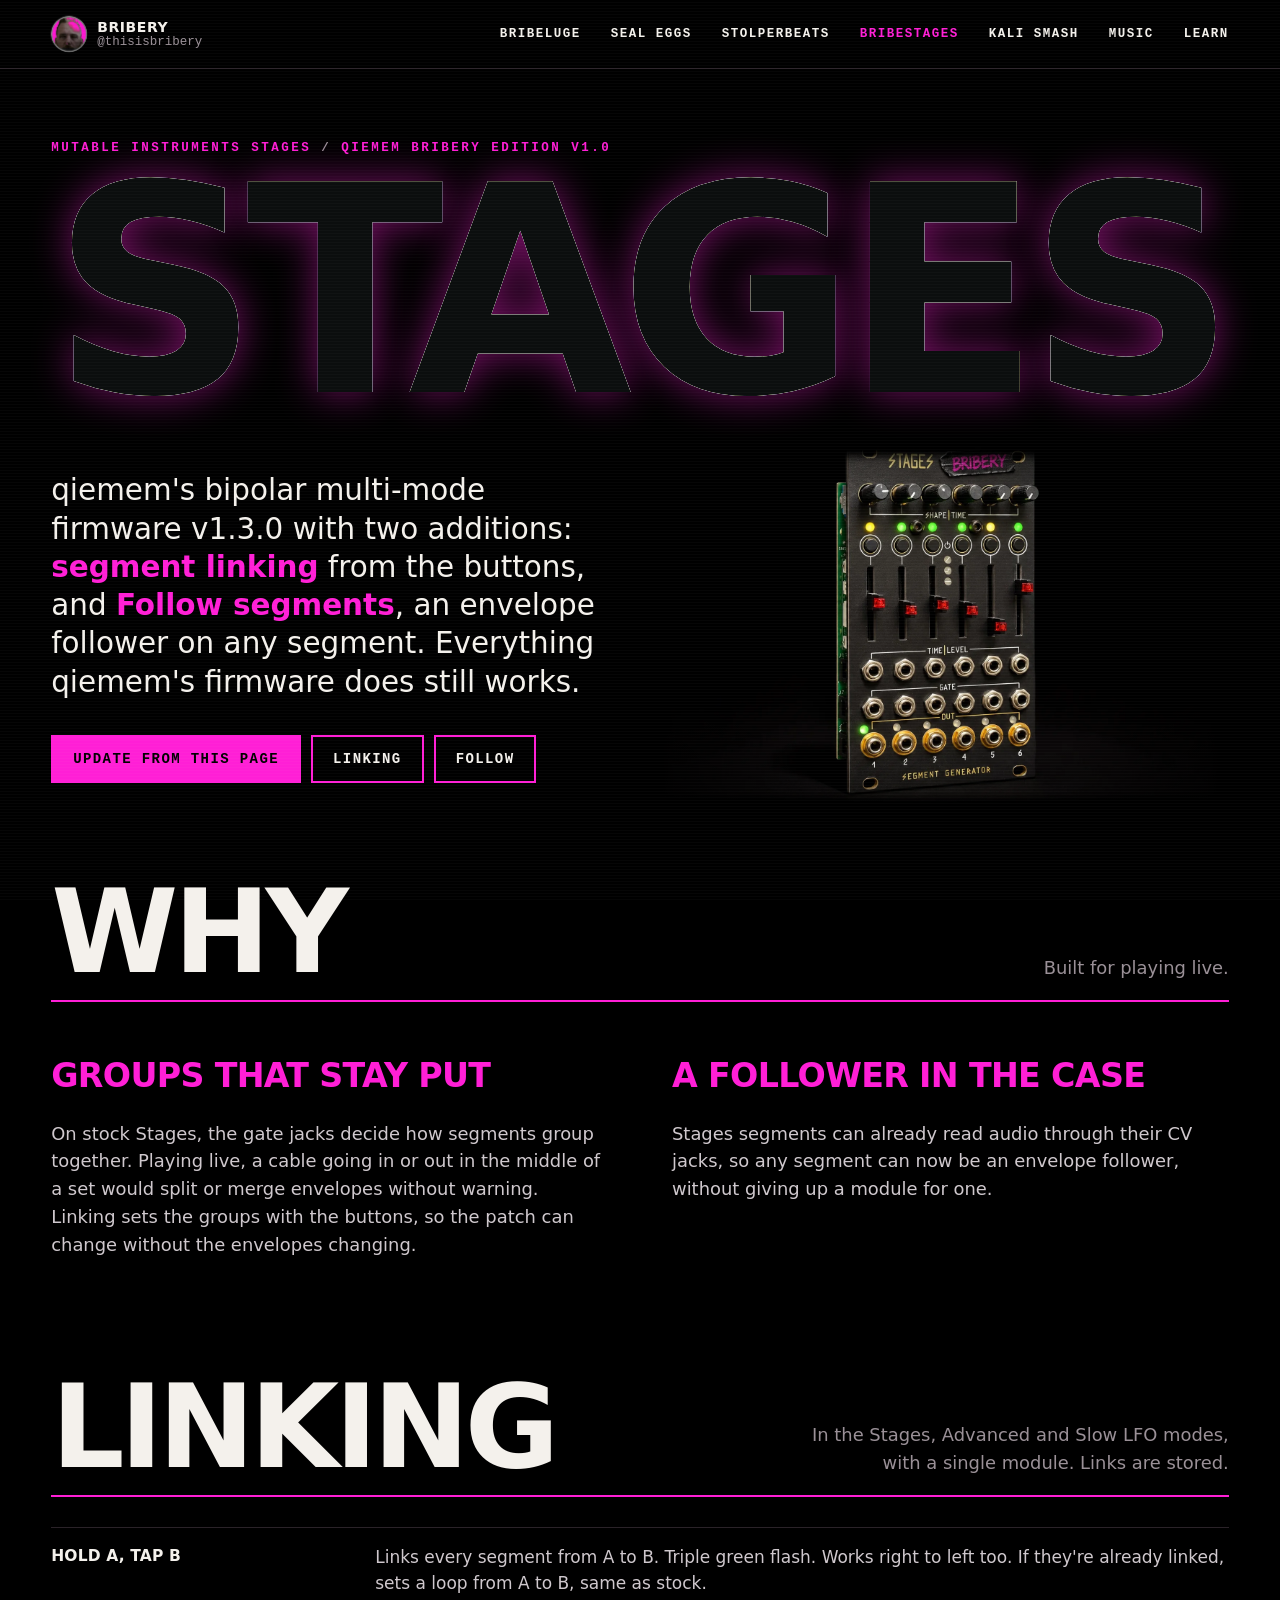
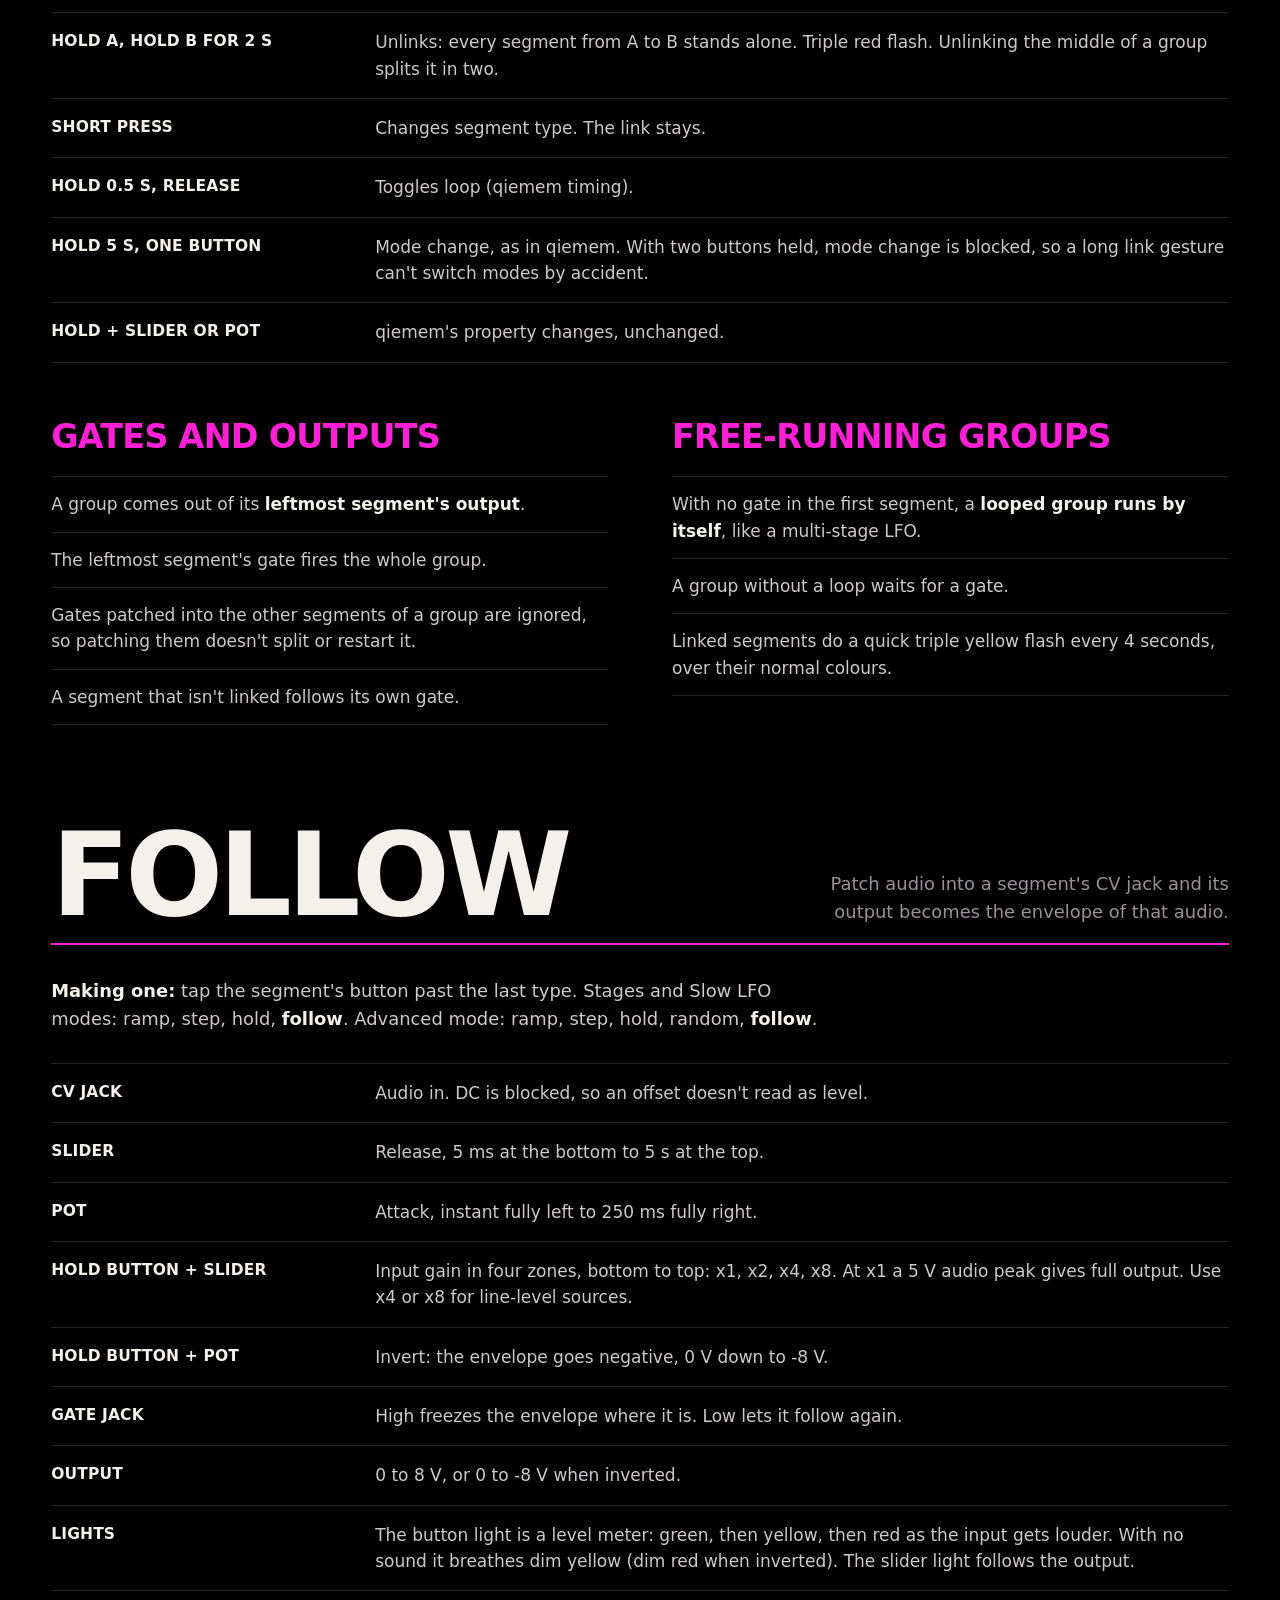
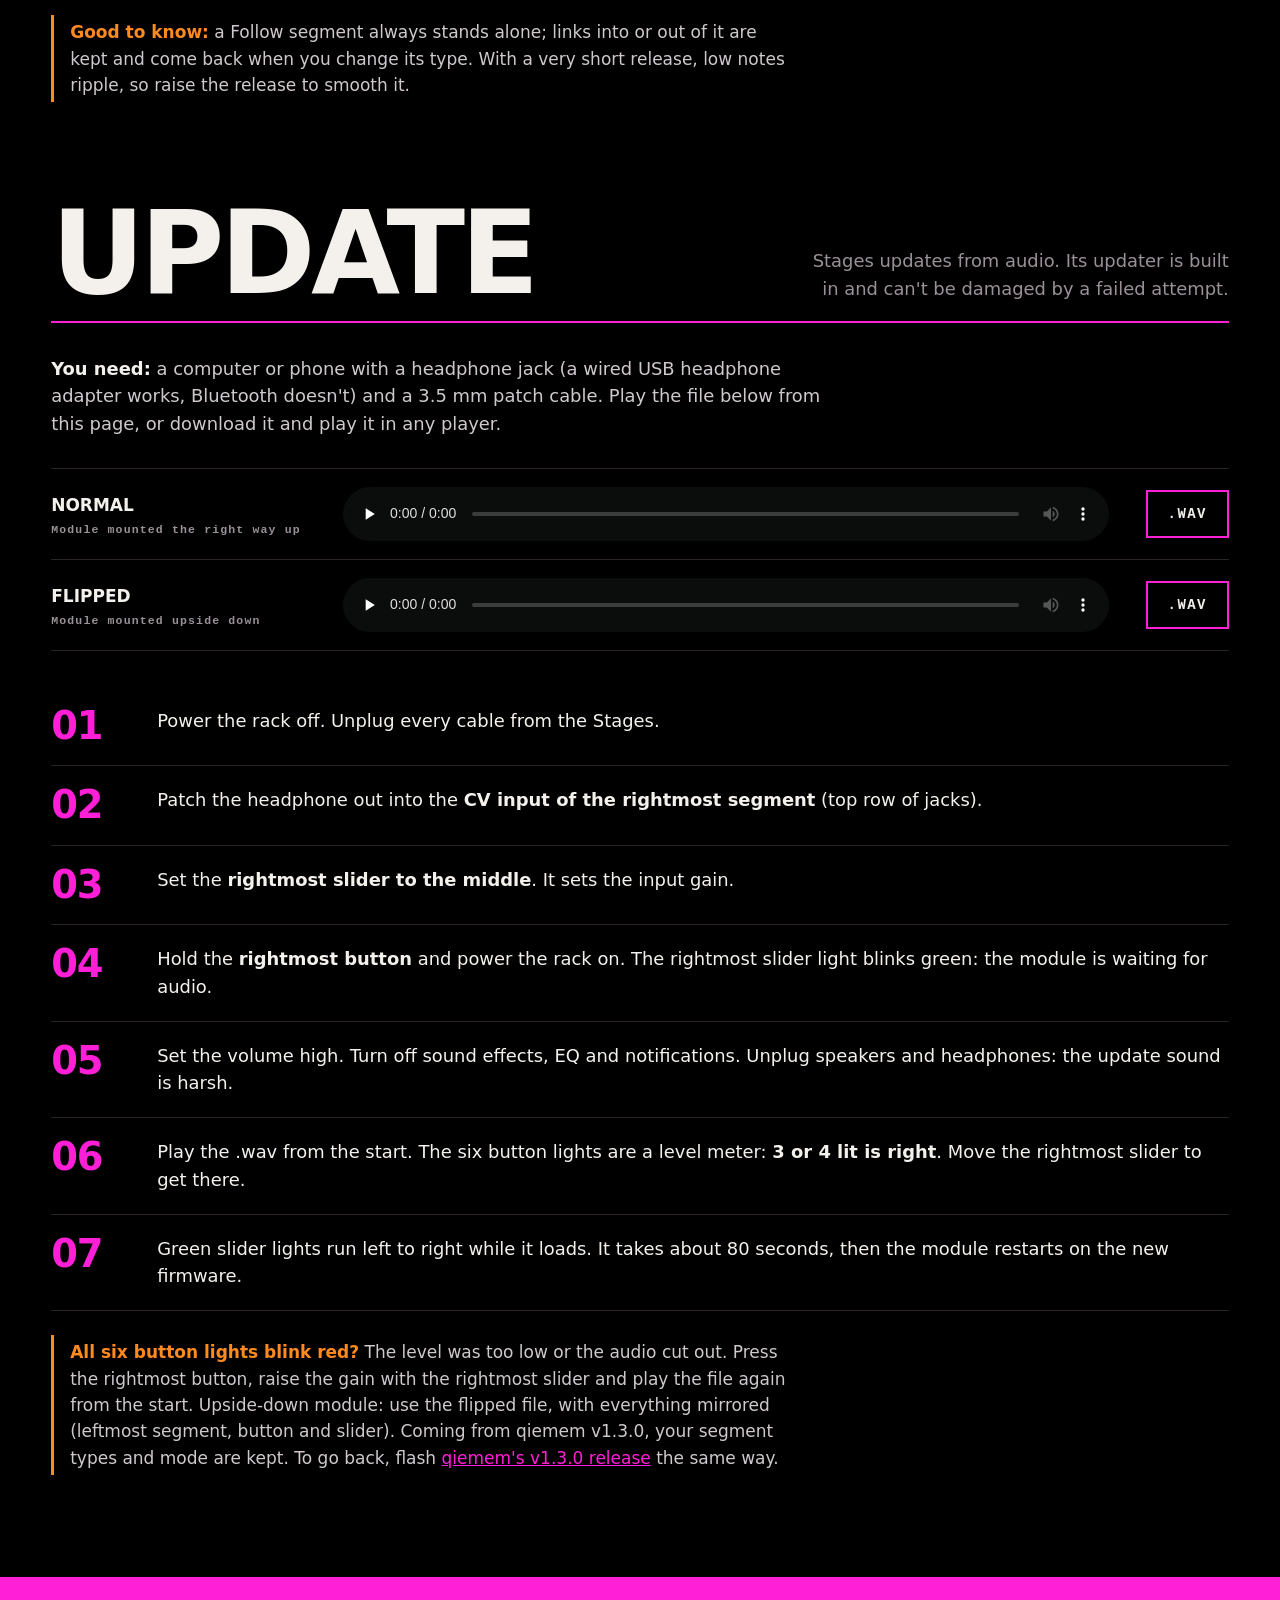
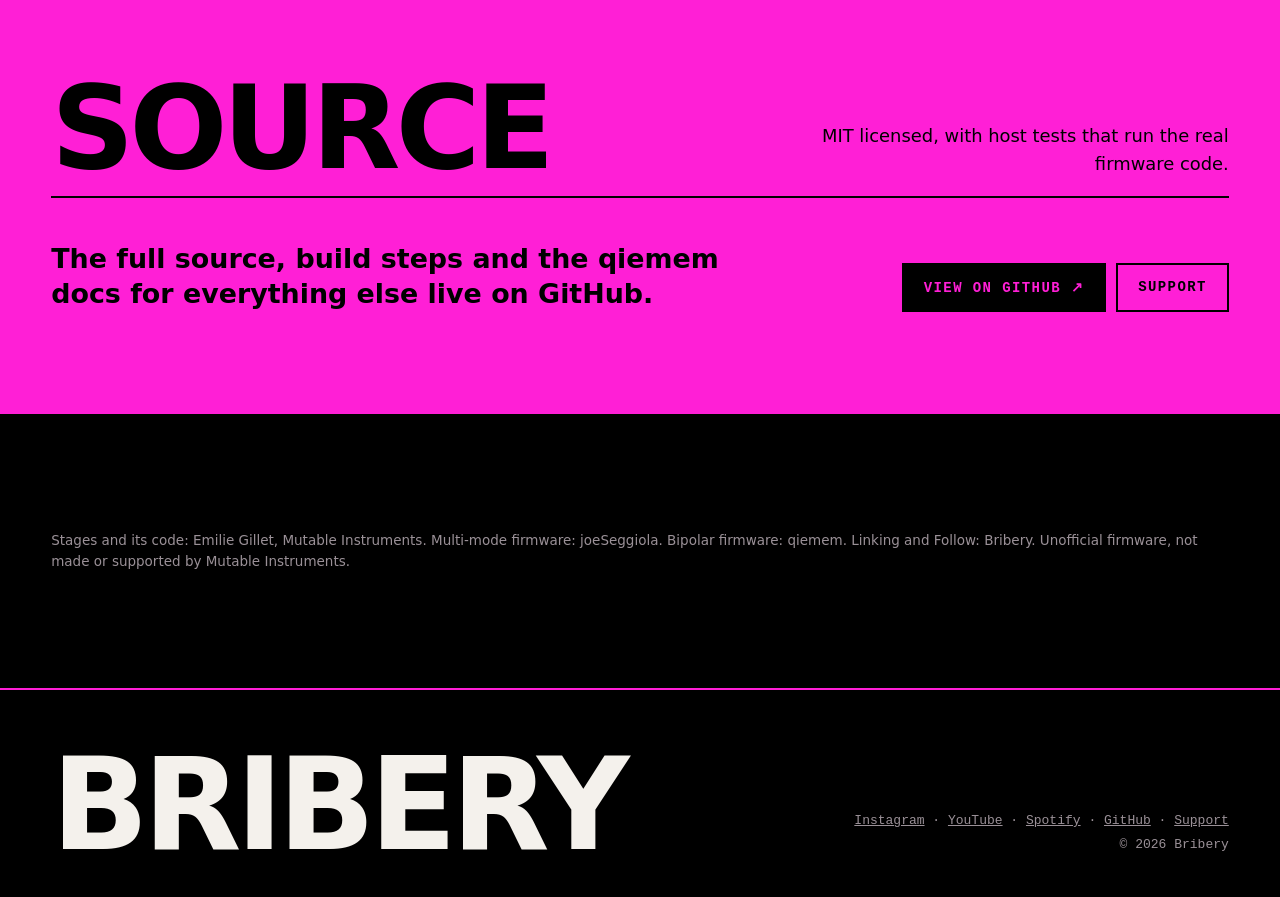
<file: stages/index.html>
<!doctype html>
<html lang="en">
<head>
<meta charset="utf-8">
<meta name="viewport" content="width=device-width,initial-scale=1">
<title>STAGES · Qiemem Bribery Edition · BRIBERY</title>
<meta name="description" content="Qiemem Bribery Edition: custom firmware for Mutable Instruments Stages with segment linking from the buttons and envelope follower segments.">
<meta name="theme-color" content="#000000">
<meta property="og:title" content="Qiemem Bribery Edition for Stages">
<meta property="og:description" content="Segment linking and Follow segments for Mutable Instruments Stages, on qiemem's bipolar firmware.">
<meta property="og:image" content="https://thisisbribery.com/assets/devices/stages.webp">
<link rel="icon" type="image/png" sizes="32x32" href="/assets/favicon-32.png">
<link rel="icon" type="image/png" sizes="64x64" href="/assets/favicon-64.png">
<link rel="apple-touch-icon" href="/assets/apple-touch-icon.png">
<link rel="stylesheet" href="/assets/site.css">
<link rel="stylesheet" href="/assets/pages.css">
<script src="/assets/site.js"></script>
</head>
<body class="bx" data-bx-page="stages" data-bx-foot>

<main>
  <section class="bx-hero">
    <p class="bx-kicker">Mutable Instruments Stages <span>/</span> Qiemem Bribery Edition v1.0</p>
    <h1 class="bx-mega bx-glitch" data-text="STAGES" data-fit><span class="bx-fit">STAGES</span></h1>
    <div class="bx-hero-grid">
      <div>
        <p class="bx-lede">qiemem's bipolar multi-mode firmware v1.3.0 with two additions: <b>segment linking</b> from the buttons, and <b>Follow segments</b>, an envelope follower on any segment. Everything qiemem's firmware does still works.</p>
        <div class="bx-ctas">
          <a class="bx-btn bx-solid" href="#update">Update from this page</a>
          <a class="bx-btn" href="#linking">Linking</a>
          <a class="bx-btn" href="#follow">Follow</a>
        </div>
      </div>
      <figure class="bx-shot">
        <img src="/assets/devices/stages.webp" width="1600" height="1000" alt="A six-column Eurorack segment generator lit in pink on a black studio background">
      </figure>
    </div>
  </section>

  <section class="bx-section" id="why" style="padding-top:0">
    <div class="bx-sec-head">
      <h2>Why</h2>
      <p>Built for playing live.</p>
    </div>
    <div class="bx-split">
      <div>
        <h3>Groups that stay put</h3>
        <p class="bx-prose">On stock Stages, the gate jacks decide how segments group together. Playing live, a cable going in or out in the middle of a set would split or merge envelopes without warning. Linking sets the groups with the buttons, so the patch can change without the envelopes changing.</p>
      </div>
      <div>
        <h3>A follower in the case</h3>
        <p class="bx-prose">Stages segments can already read audio through their CV jacks, so any segment can now be an envelope follower, without giving up a module for one.</p>
      </div>
    </div>
  </section>

  <section class="bx-section" id="linking" style="padding-top:0">
    <div class="bx-sec-head">
      <h2>Linking</h2>
      <p>In the Stages, Advanced and Slow LFO modes, with a single module. Links are stored.</p>
    </div>
    <dl class="bx-rows">
      <div><dt>Hold A, tap B</dt><dd>Links every segment from A to B. Triple green flash. Works right to left too. If they're already linked, sets a loop from A to B, same as stock.</dd></div>
      <div><dt>Hold A, hold B for 2 s</dt><dd>Unlinks: every segment from A to B stands alone. Triple red flash. Unlinking the middle of a group splits it in two.</dd></div>
      <div><dt>Short press</dt><dd>Changes segment type. The link stays.</dd></div>
      <div><dt>Hold 0.5 s, release</dt><dd>Toggles loop (qiemem timing).</dd></div>
      <div><dt>Hold 5 s, one button</dt><dd>Mode change, as in qiemem. With two buttons held, mode change is blocked, so a long link gesture can't switch modes by accident.</dd></div>
      <div><dt>Hold + slider or pot</dt><dd>qiemem's property changes, unchanged.</dd></div>
    </dl>
    <div class="bx-split">
      <div>
        <h3>Gates and outputs</h3>
        <ul class="bx-list">
          <li>A group comes out of its <b>leftmost segment's output</b>.</li>
          <li>The leftmost segment's gate fires the whole group.</li>
          <li>Gates patched into the other segments of a group are ignored, so patching them doesn't split or restart it.</li>
          <li>A segment that isn't linked follows its own gate.</li>
        </ul>
      </div>
      <div>
        <h3>Free-running groups</h3>
        <ul class="bx-list">
          <li>With no gate in the first segment, a <b>looped group runs by itself</b>, like a multi-stage LFO.</li>
          <li>A group without a loop waits for a gate.</li>
          <li>Linked segments do a quick triple yellow flash every 4 seconds, over their normal colours.</li>
        </ul>
      </div>
    </div>
  </section>

  <section class="bx-section" id="follow" style="padding-top:0">
    <div class="bx-sec-head">
      <h2>Follow</h2>
      <p>Patch audio into a segment's CV jack and its output becomes the envelope of that audio.</p>
    </div>
    <p class="bx-prose" style="margin-top:clamp(20px,3vw,32px)"><b>Making one:</b> tap the segment's button past the last type. Stages and Slow LFO modes: ramp, step, hold, <b>follow</b>. Advanced mode: ramp, step, hold, random, <b>follow</b>.</p>
    <dl class="bx-rows">
      <div><dt>CV jack</dt><dd>Audio in. DC is blocked, so an offset doesn't read as level.</dd></div>
      <div><dt>Slider</dt><dd>Release, 5 ms at the bottom to 5 s at the top.</dd></div>
      <div><dt>Pot</dt><dd>Attack, instant fully left to 250 ms fully right.</dd></div>
      <div><dt>Hold button + slider</dt><dd>Input gain in four zones, bottom to top: x1, x2, x4, x8. At x1 a 5 V audio peak gives full output. Use x4 or x8 for line-level sources.</dd></div>
      <div><dt>Hold button + pot</dt><dd>Invert: the envelope goes negative, 0 V down to -8 V.</dd></div>
      <div><dt>Gate jack</dt><dd>High freezes the envelope where it is. Low lets it follow again.</dd></div>
      <div><dt>Output</dt><dd>0 to 8 V, or 0 to -8 V when inverted.</dd></div>
      <div><dt>Lights</dt><dd>The button light is a level meter: green, then yellow, then red as the input gets louder. With no sound it breathes dim yellow (dim red when inverted). The slider light follows the output.</dd></div>
    </dl>
    <p class="bx-note"><b>Good to know:</b> a Follow segment always stands alone; links into or out of it are kept and come back when you change its type. With a very short release, low notes ripple, so raise the release to smooth it.</p>
  </section>

  <section class="bx-section" id="update" style="padding-top:0">
    <div class="bx-sec-head">
      <h2>Update</h2>
      <p>Stages updates from audio. Its updater is built in and can't be damaged by a failed attempt.</p>
    </div>
    <p class="bx-prose" style="margin-top:clamp(20px,3vw,32px)"><b>You need:</b> a computer or phone with a headphone jack (a wired USB headphone adapter works, Bluetooth doesn't) and a 3.5 mm patch cable. Play the file below from this page, or download it and play it in any player.</p>
    <div style="border-top:1px solid var(--bx-line);margin-top:clamp(18px,3vw,30px)">
      <div class="bx-player"><h4>Normal<small>Module mounted the right way up</small></h4>
        <audio controls preload="none" src="/stages/firmware/qiemem-bribery-edition-v1.0.wav"></audio>
        <a class="bx-btn" href="/stages/firmware/qiemem-bribery-edition-v1.0.wav" download>.wav</a></div>
      <div class="bx-player"><h4>Flipped<small>Module mounted upside down</small></h4>
        <audio controls preload="none" src="/stages/firmware/qiemem-bribery-edition-v1.0-flipped.wav"></audio>
        <a class="bx-btn" href="/stages/firmware/qiemem-bribery-edition-v1.0-flipped.wav" download>.wav</a></div>
    </div>
    <ol class="bx-steps">
      <li><div>Power the rack off. Unplug every cable from the Stages.</div></li>
      <li><div>Patch the headphone out into the <b>CV input of the rightmost segment</b> (top row of jacks).</div></li>
      <li><div>Set the <b>rightmost slider to the middle</b>. It sets the input gain.</div></li>
      <li><div>Hold the <b>rightmost button</b> and power the rack on. The rightmost slider light blinks green: the module is waiting for audio.</div></li>
      <li><div>Set the volume high. Turn off sound effects, EQ and notifications. Unplug speakers and headphones: the update sound is harsh.</div></li>
      <li><div>Play the .wav from the start. The six button lights are a level meter: <b>3 or 4 lit is right</b>. Move the rightmost slider to get there.</div></li>
      <li><div>Green slider lights run left to right while it loads. It takes about 80 seconds, then the module restarts on the new firmware.</div></li>
    </ol>
    <p class="bx-note"><b>All six button lights blink red?</b> The level was too low or the audio cut out. Press the rightmost button, raise the gain with the rightmost slider and play the file again from the start. Upside-down module: use the flipped file, with everything mirrored (leftmost segment, button and slider). Coming from qiemem v1.3.0, your segment types and mode are kept. To go back, flash <a href="https://github.com/qiemem/eurorack/releases" target="_blank" rel="noopener" style="color:var(--bx-pink)">qiemem's v1.3.0 release</a> the same way.</p>
  </section>

  <section class="bx-section bx-band">
    <div class="bx-sec-head">
      <h2>Source</h2>
      <p>MIT licensed, with host tests that run the real firmware code.</p>
    </div>
    <div class="bx-band-body">
      <p>The full source, build steps and the qiemem docs for everything else live on GitHub.</p>
      <div class="bx-ctas">
        <a class="bx-btn bx-ink bx-solid" href="https://github.com/thisisbribery/qiemem-bribery-edition" target="_blank" rel="noopener">View on GitHub &#8599;</a>
        <a class="bx-btn bx-ink" data-bx-support href="#" target="_blank" rel="noopener">Support</a>
      </div>
    </div>
  </section>

  <section class="bx-section">
    <p class="bx-fine">Stages and its code: Emilie Gillet, Mutable Instruments. Multi-mode firmware: joeSeggiola. Bipolar firmware: qiemem. Linking and Follow: Bribery. Unofficial firmware, not made or supported by Mutable Instruments.</p>
  </section>
</main>
</body>
</html>
</file>
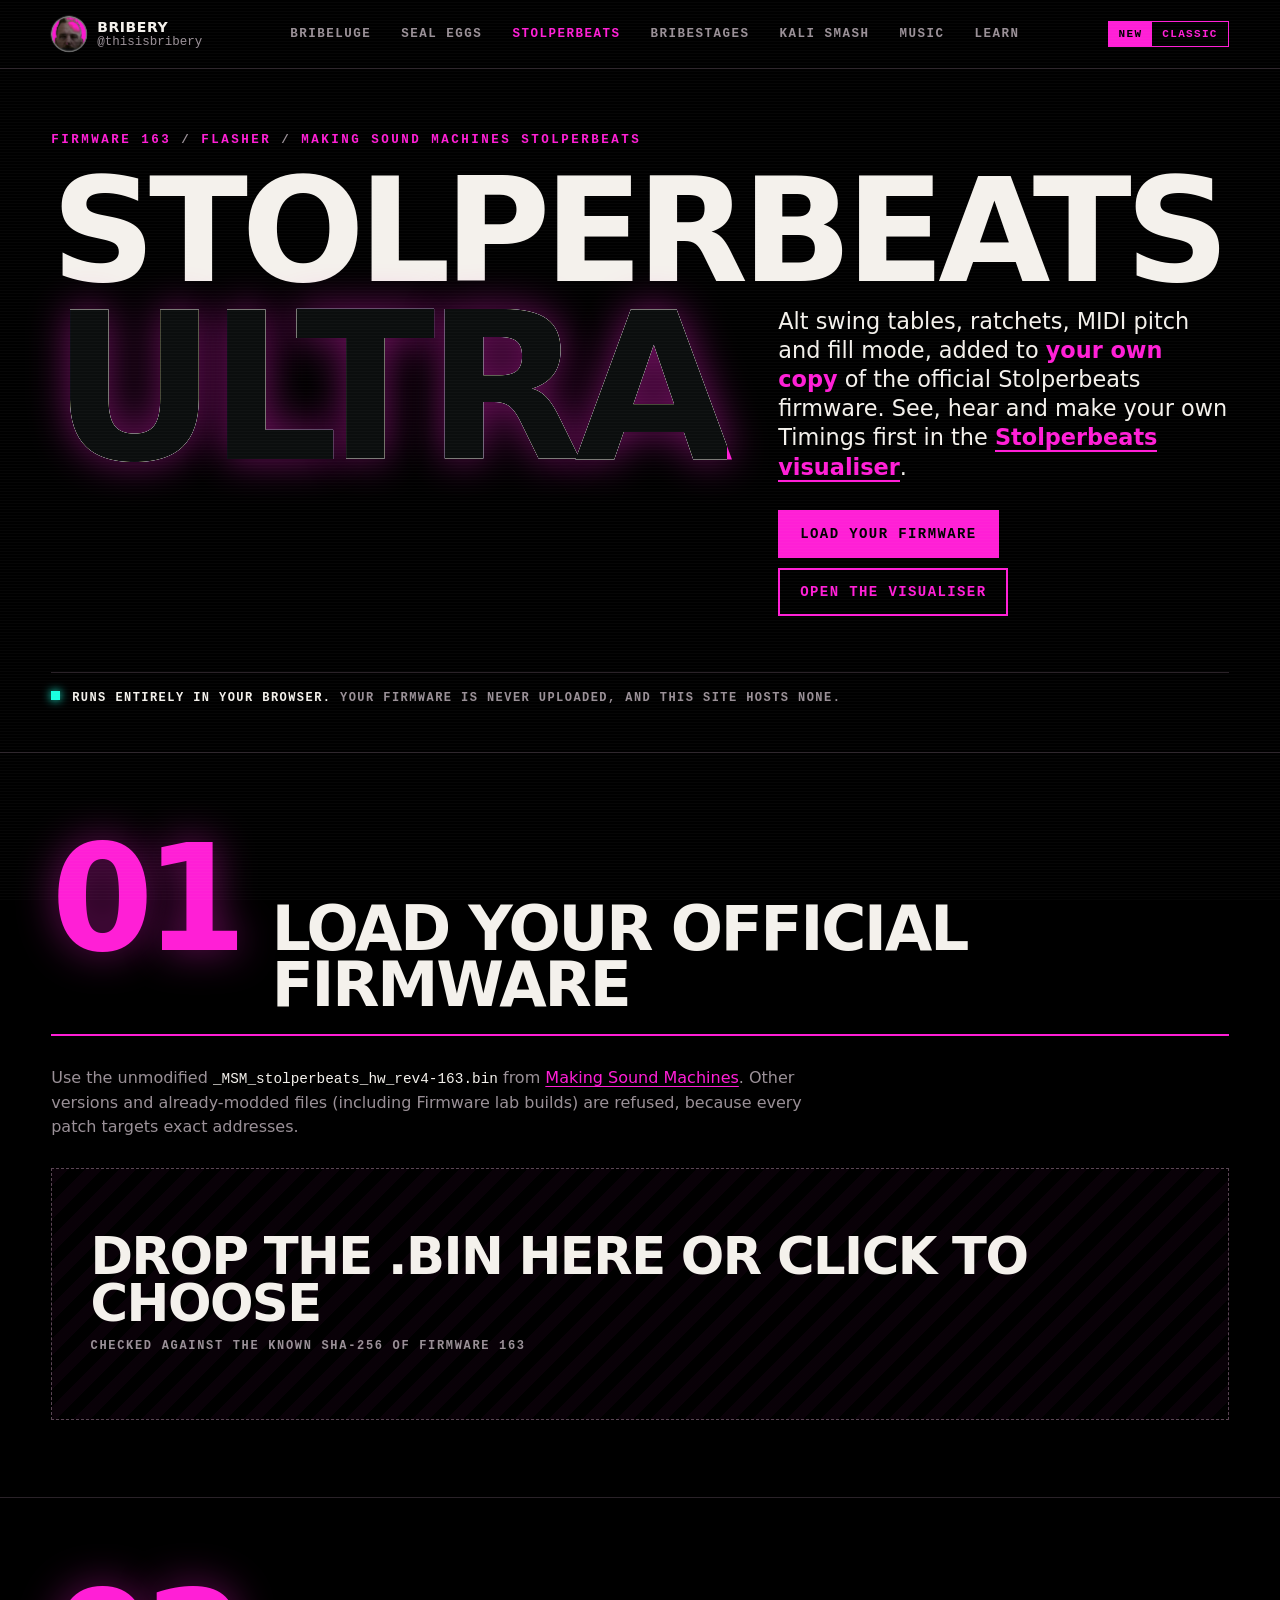
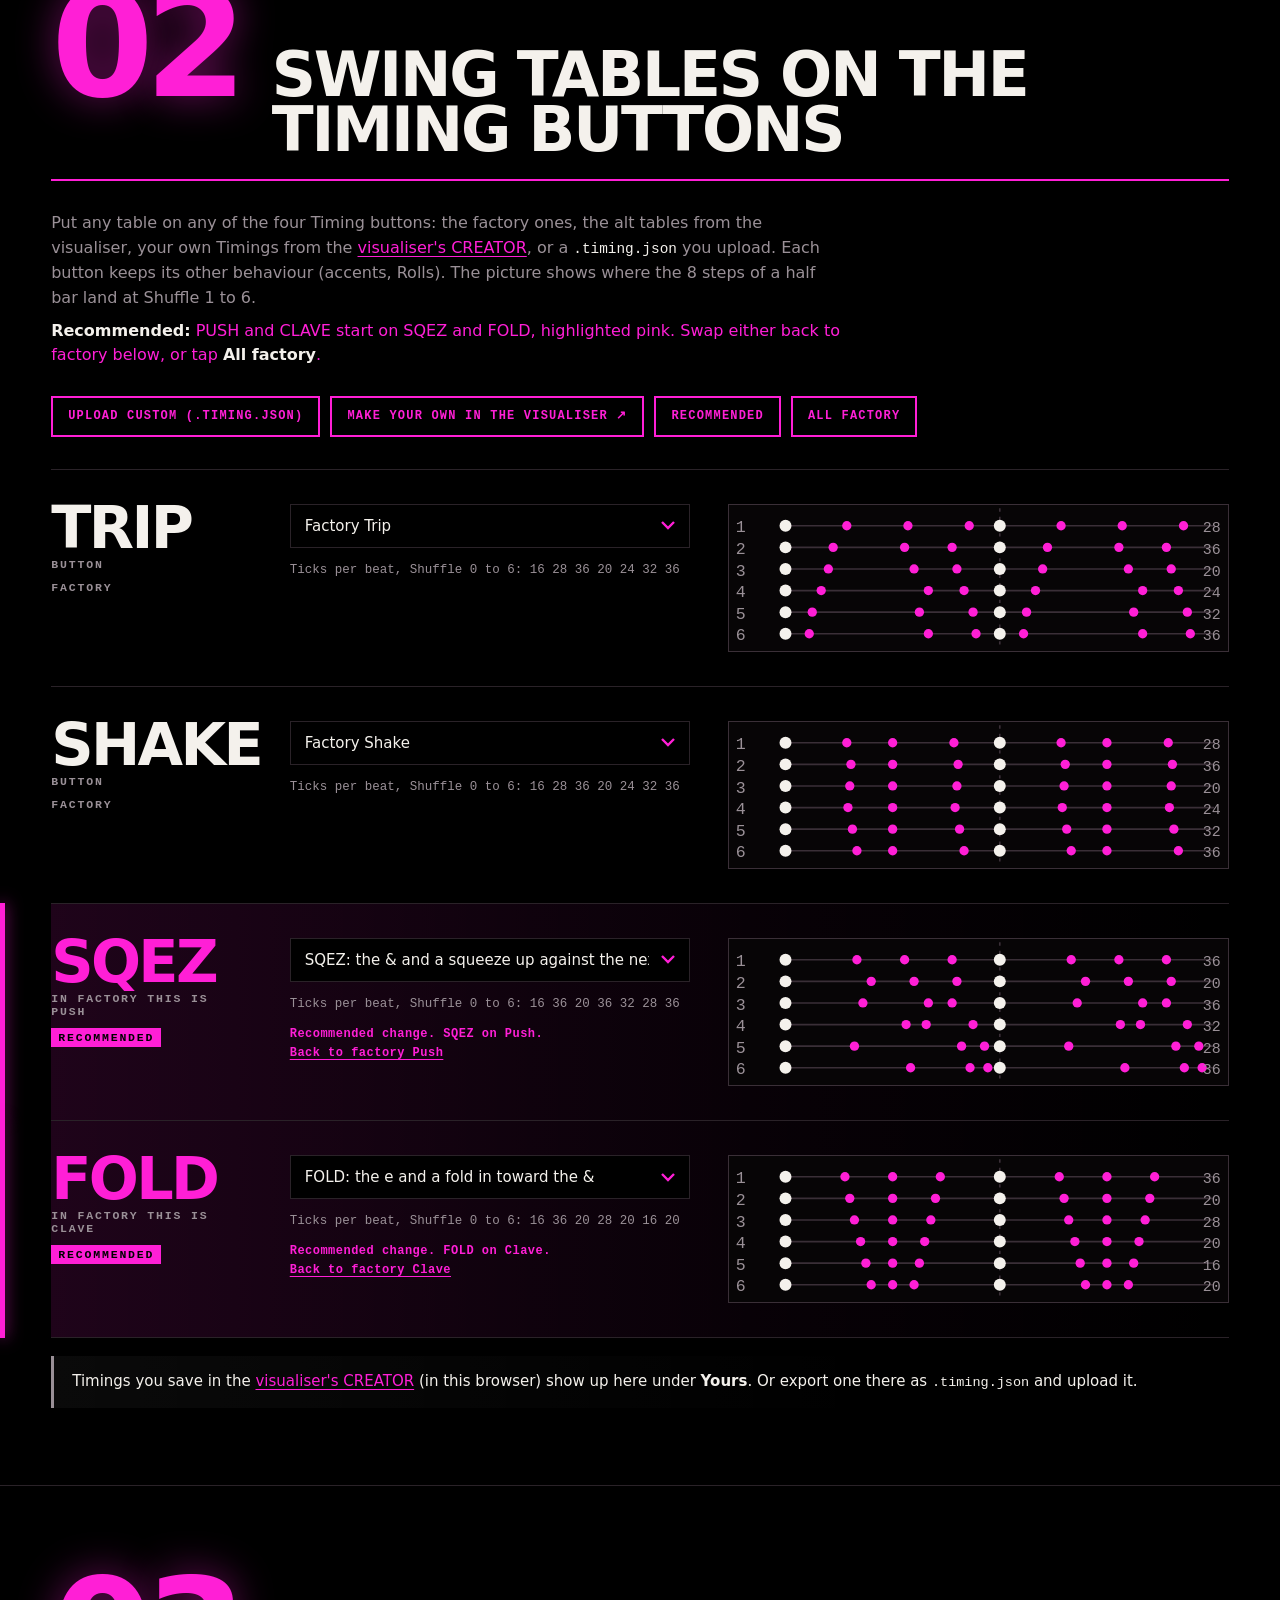
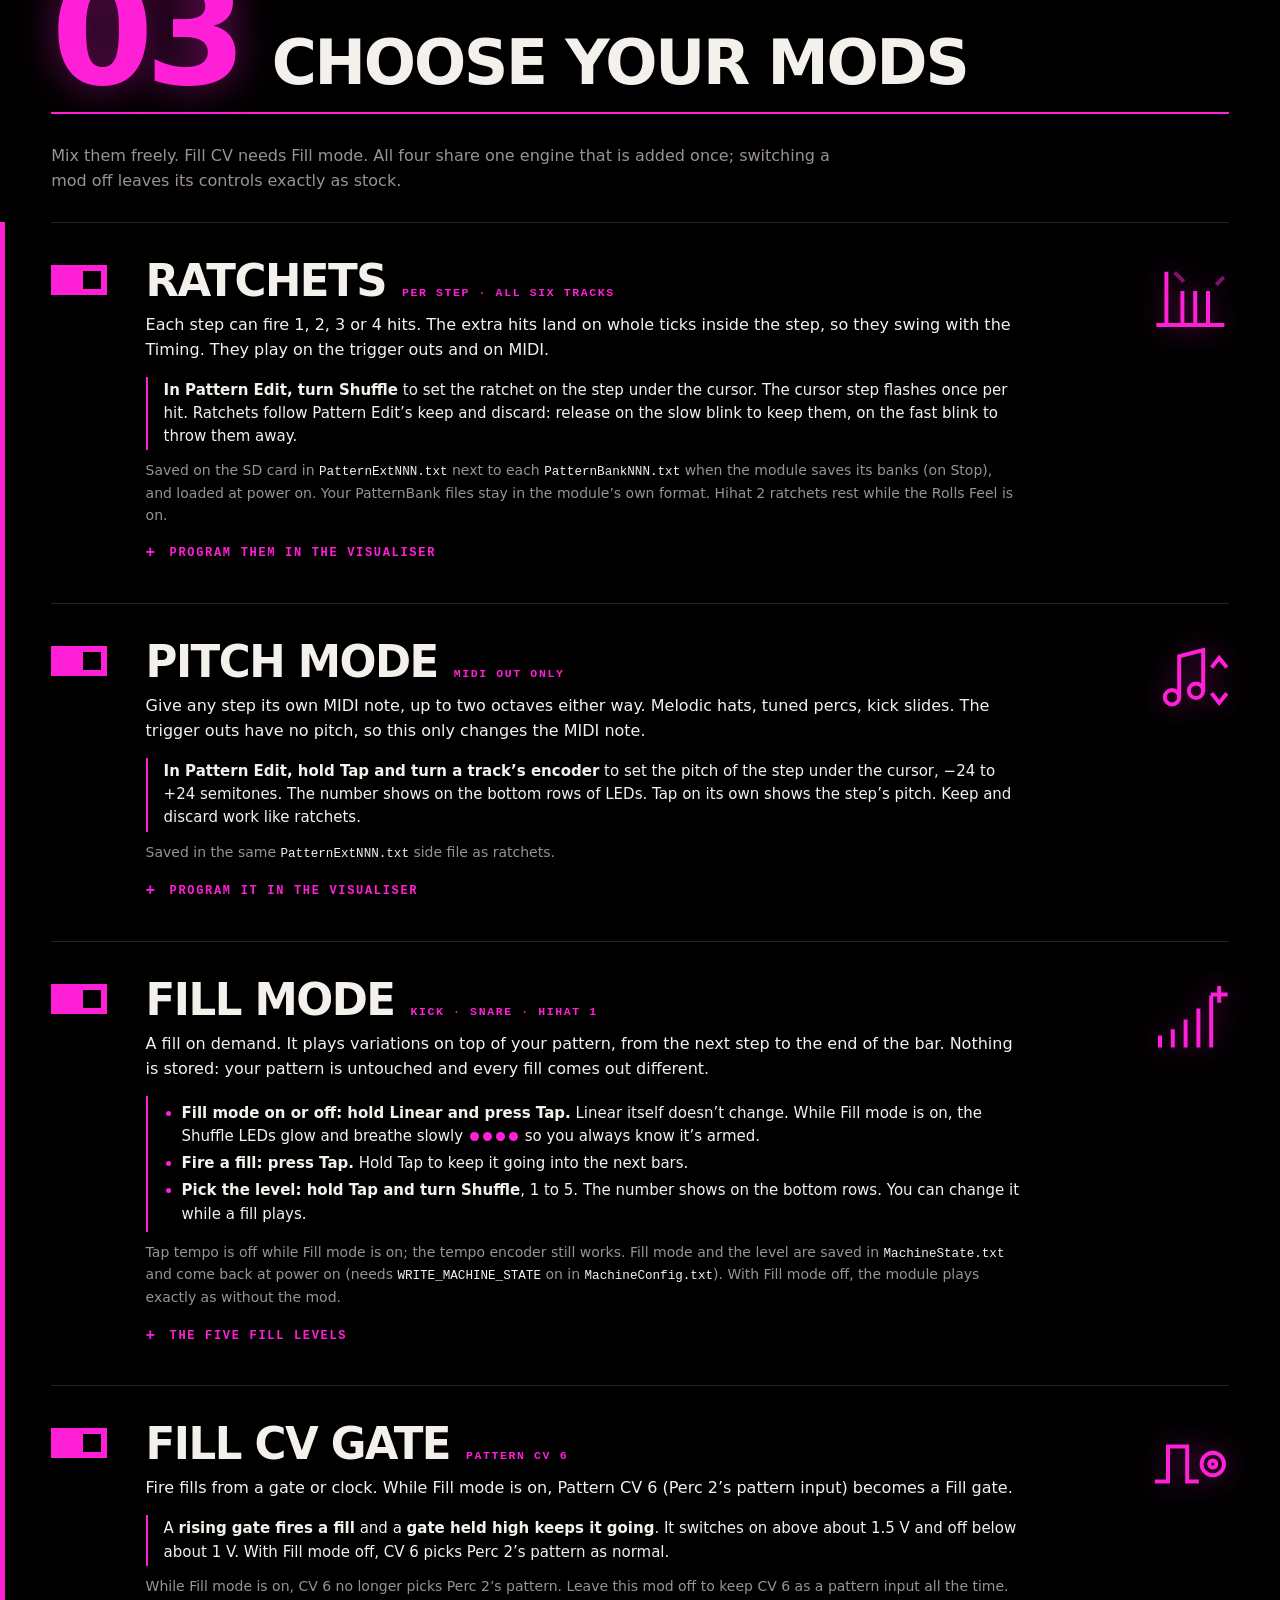
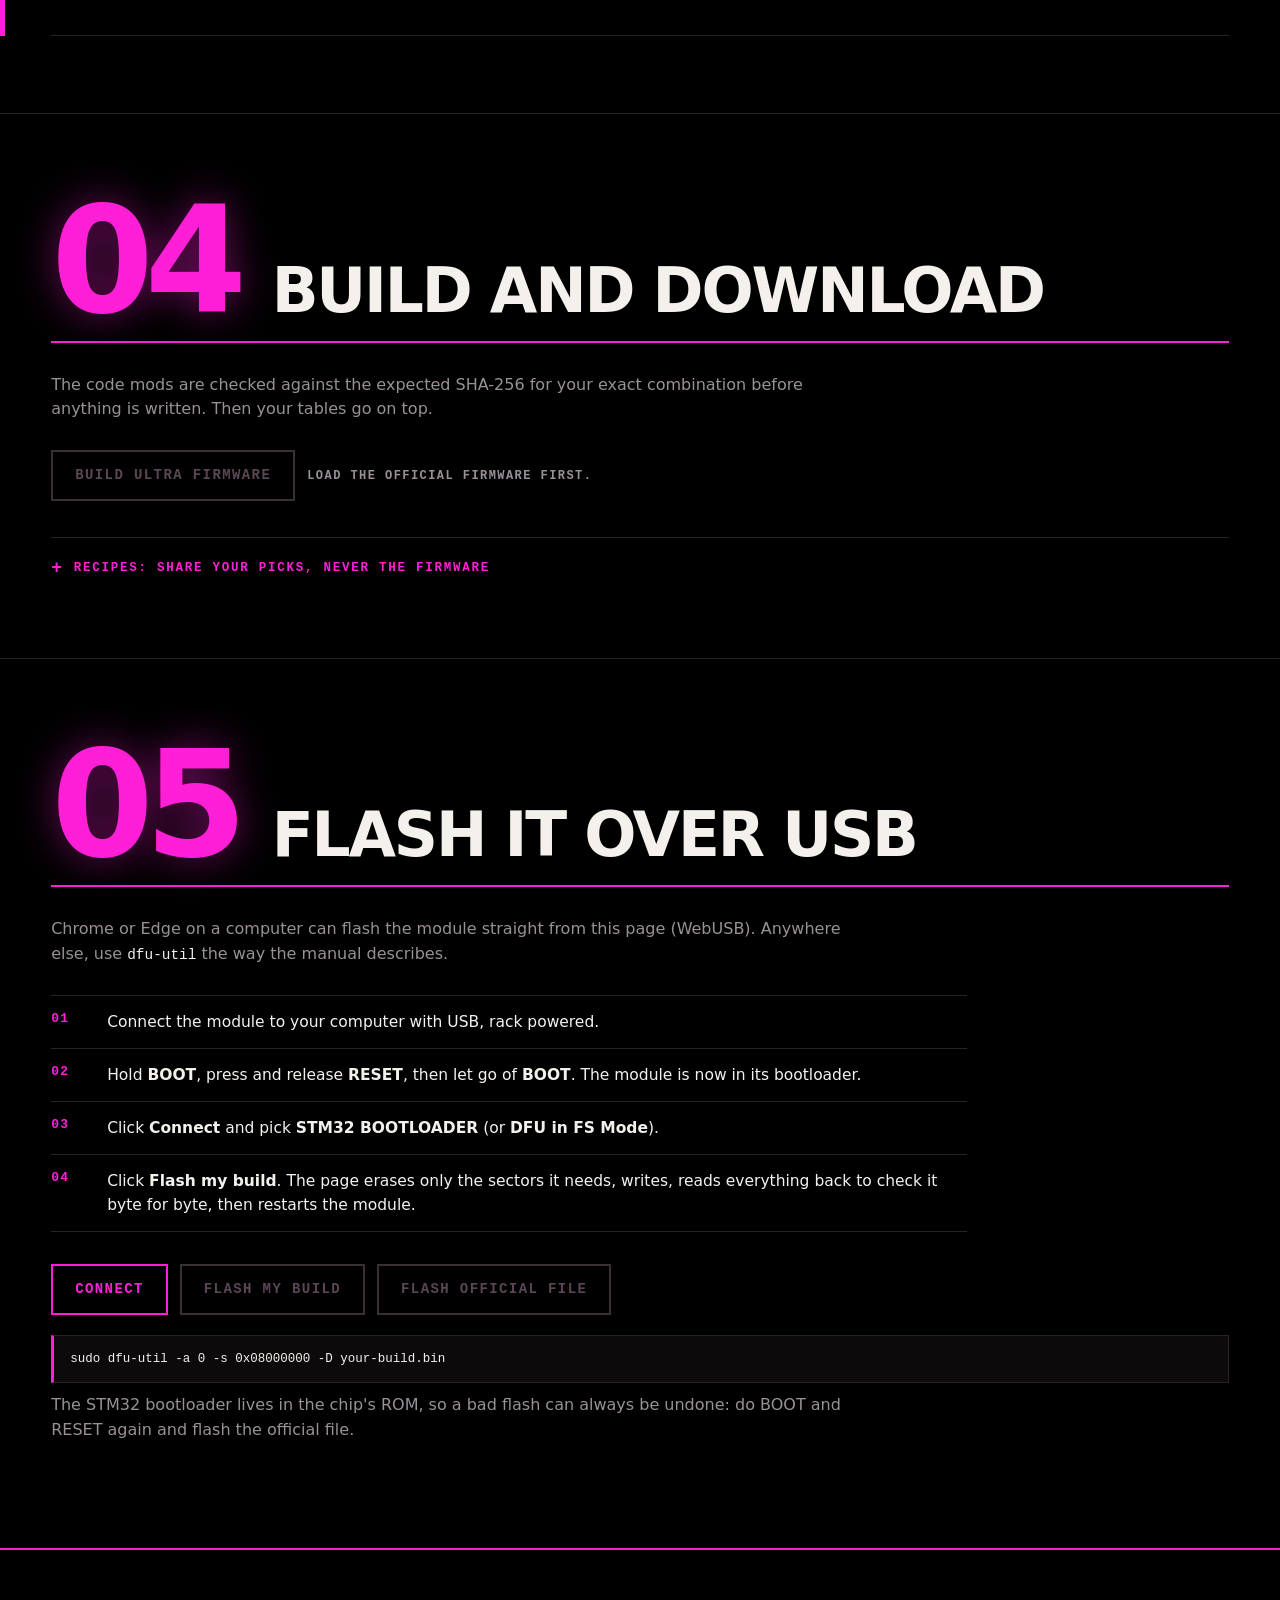
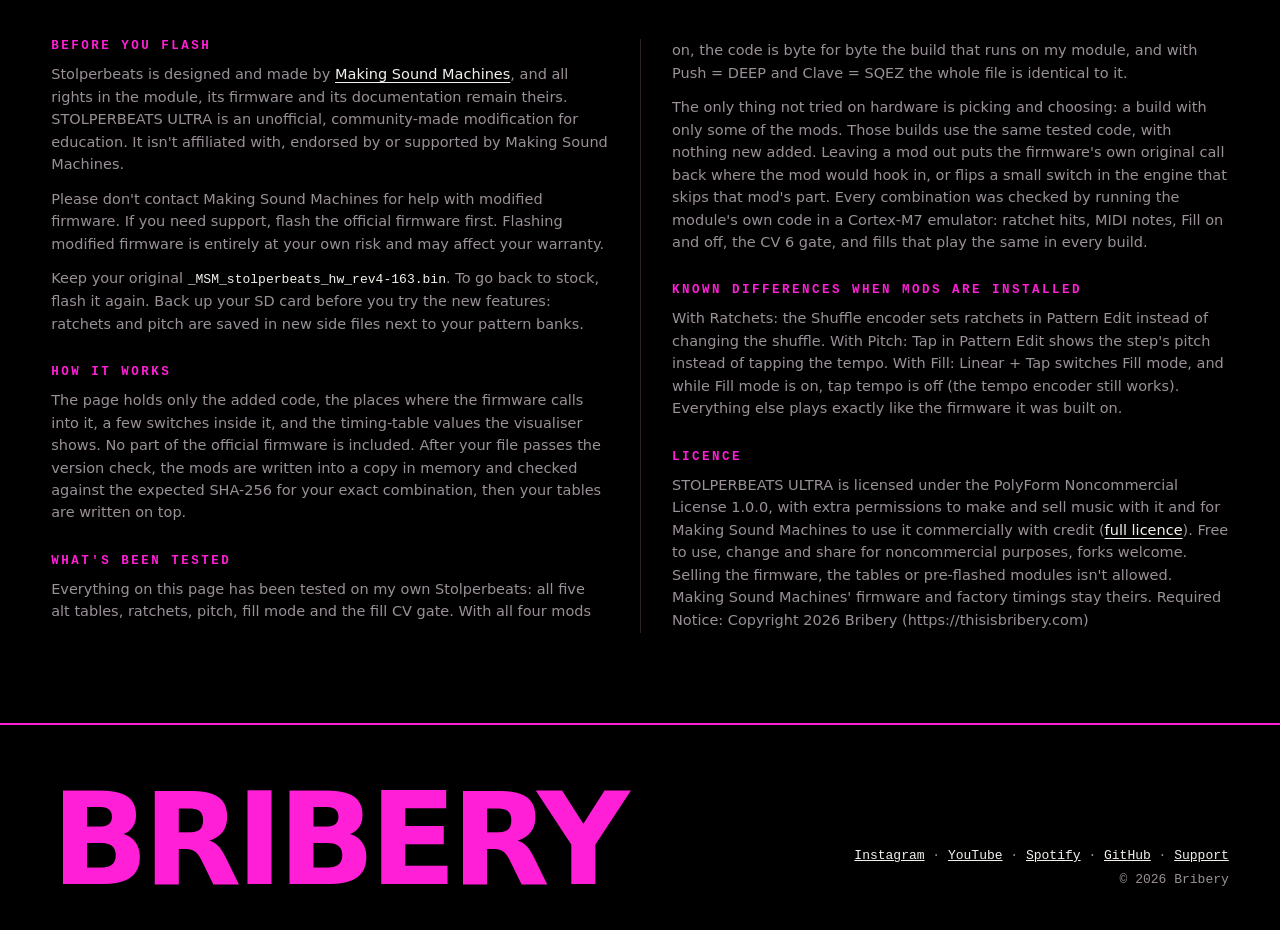
<file: stolperbeats/index.html>
<!doctype html>
<html lang="en">
<head>
<meta charset="utf-8">
<meta name="viewport" content="width=device-width, initial-scale=1">
<title>Stolperbeats ULTRA Flasher</title>
<link rel="icon" type="image/png" sizes="32x32" href="/assets/favicon-32.png">
<link rel="icon" type="image/png" sizes="64x64" href="/assets/favicon-64.png">
<link rel="apple-touch-icon" href="/assets/apple-touch-icon.png">
<meta name="description" content="Build a modded Stolperbeats firmware in your browser from your own copy of the official firmware: alt swing tables, ratchets, MIDI pitch and fill mode.">
<meta name="theme-color" content="#000000">
<!-- builder.js and mods.js in this folder are copied unchanged from the stolperbeats-ultra-v1 repo
     (github.com/thisisbribery/stolperbeats-ultra-v1). Re-copy them, and re-apply any page changes, whenever the flasher is updated. -->
<link rel="stylesheet" href="/assets/site.css">
<!-- Classic look: the original flasher CSS, verbatim. -->
<style data-bx="classic">
:root{
  --bg:#f6f4ef; --panel:#ffffff; --ink:#1d1f22; --muted:#62666d; --line:#dedad1; --soft:#efece4;
  --accent:var(--pink); --ok:#2b8a3e; --bad:#c92a2a; --warn:#b35c00;
  --used:#c9c4b8; --map-bg:#fbfaf7;
  --pink:#ff1fd6;
  --mono:ui-monospace,SFMono-Regular,Menlo,Consolas,monospace;
  --sans:system-ui,-apple-system,"Segoe UI",Roboto,Helvetica,Arial,sans-serif;
}
@media (prefers-color-scheme: dark){
  :root:not([data-theme="light"]){
    --bg:#121417; --panel:#1a1d21; --ink:#e9e7e2; --muted:#9aa0a8; --line:#2c3036; --soft:#22262b;
    --ok:#69db7c; --bad:#ff8787; --warn:#ffa94d;
    --used:#3d434b; --map-bg:#16191c;
  }
}
:root[data-theme="dark"]{
  --bg:#121417; --panel:#1a1d21; --ink:#e9e7e2; --muted:#9aa0a8; --line:#2c3036; --soft:#22262b;
  --ok:#69db7c; --bad:#ff8787; --warn:#ffa94d;
  --used:#3d434b; --map-bg:#16191c;
}
*{box-sizing:border-box}
html,body{margin:0}
body{background:var(--bg);color:var(--ink);font:16px/1.55 var(--sans);-webkit-font-smoothing:antialiased}
a{color:var(--accent)}
code{font-family:var(--mono);font-size:.92em}
.wrap{max-width:1080px;margin:0 auto;padding:28px 16px 64px}
header{display:flex;gap:18px;align-items:center;margin-bottom:22px}
.logo{flex:0 0 auto;width:56px;height:56px}
h1{font-size:30px;line-height:1.1;margin:0;letter-spacing:-.01em}
h1 .ultra{color:var(--accent);letter-spacing:.04em}
.sub{color:var(--muted);margin:4px 0 0}
.privacy{display:inline-flex;gap:8px;align-items:center;margin-top:10px;font-size:13px;color:var(--muted);background:var(--soft);border:1px solid var(--line);border-radius:999px;padding:4px 12px}
.privacy b{color:var(--ink);font-weight:600}
.step{background:var(--panel);border:1px solid var(--line);border-radius:14px;padding:20px;margin:16px 0}
.step h2{font-size:18px;margin:0 0 4px;display:flex;align-items:center;gap:10px}
.num{display:inline-grid;place-items:center;flex:0 0 auto;width:26px;height:26px;border-radius:50%;background:var(--accent);color:var(--panel);font:600 14px var(--sans)}
.hint{color:var(--muted);margin:0 0 14px;font-size:14.5px}
.drop{display:block;border:2px dashed var(--line);border-radius:12px;padding:26px 16px;text-align:center;cursor:pointer;transition:border-color .15s,background .15s}
.drop:hover,.drop.over{border-color:var(--accent);background:var(--soft)}
.drop strong{display:block;font-size:16px}
.drop span{color:var(--muted);font-size:14px}
.status{margin-top:14px;border-radius:10px;padding:12px 14px;font-size:14.5px;display:none}
.status.show{display:block}
.status.ok{background:color-mix(in srgb,var(--ok) 12%,transparent);border:1px solid color-mix(in srgb,var(--ok) 40%,transparent)}
.status.bad{background:color-mix(in srgb,var(--bad) 12%,transparent);border:1px solid color-mix(in srgb,var(--bad) 40%,transparent)}
.status.info{background:var(--soft);border:1px solid var(--line)}
.kv{font-family:var(--mono);font-size:12.5px;word-break:break-all;color:var(--muted);margin-top:6px}
/* timing slots */
.slots{display:grid;grid-template-columns:repeat(2,minmax(0,1fr));gap:12px}
.slot{border:1px solid var(--line);border-radius:12px;padding:14px;display:grid;gap:8px;align-content:start}
.slot.changed{border-color:var(--pink);box-shadow:inset 4px 0 0 var(--pink)}
.slot.rec{border-color:var(--pink);box-shadow:inset 4px 0 0 var(--pink),0 0 0 1px var(--pink);background:color-mix(in srgb,var(--pink) 8%,transparent)}
.slot.rec .lbl>span:last-child{color:var(--pink);font-weight:700}
.recline{margin-top:8px;font-size:13px;color:var(--pink)}
.recline.off{color:var(--muted)}
.reclink{all:unset;cursor:pointer;color:var(--pink);font-weight:700;text-decoration:underline;text-underline-offset:2px}
.reclink:focus-visible{outline:2px solid var(--pink);outline-offset:2px}
.recnote{display:block;margin-top:6px;color:var(--pink)}
.slot.badslot{border-color:var(--warn);box-shadow:inset 4px 0 0 var(--warn)}
.slot .lbl{font:700 12px var(--mono);letter-spacing:.08em;color:var(--muted);display:flex;justify-content:space-between;gap:8px}
.slot .lbl b{color:var(--ink)}
select{font:15px var(--sans);width:100%;padding:9px 10px;border-radius:9px;border:1px solid var(--line);background:var(--panel);color:var(--ink)}
.slot svg{width:100%;height:auto;display:block;background:var(--map-bg);border:1px solid var(--line);border-radius:8px}
.slot .meta{font-size:13px;color:var(--muted)}
.slot .meta .bad{color:var(--warn);font-weight:600}
.slot .meta .amber{color:var(--warn)}
.tablebar{display:flex;flex-wrap:wrap;gap:10px;align-items:center;margin:0 0 14px}
/* mods */
.mods{display:grid;gap:12px}
.mod{display:grid;grid-template-columns:auto auto 1fr;gap:14px;border:1px solid var(--line);border-radius:12px;padding:14px 16px;cursor:pointer;position:relative;transition:border-color .15s,box-shadow .15s}
.mod:hover{border-color:color-mix(in srgb,var(--mc) 55%,var(--line))}
.mod.on{border-color:var(--mc);box-shadow:inset 4px 0 0 var(--mc)}
.mod input{position:absolute;opacity:0;pointer-events:none}
.ico{width:40px;height:40px;color:var(--pink);fill:none;stroke:currentColor;stroke-width:2.5;stroke-linecap:round;stroke-linejoin:round}
.tog{width:42px;height:24px;border-radius:999px;background:var(--used);position:relative;margin-top:2px;transition:background .15s}
.tog::after{content:"";position:absolute;top:3px;left:3px;width:18px;height:18px;border-radius:50%;background:var(--panel);transition:left .15s}
.mod.on .tog{background:var(--mc)}
.mod.on .tog::after{left:21px}
.mod.locked .tog{opacity:.45}
.mod.locked{cursor:default;opacity:.8}
.lockmsg{display:none;margin-top:6px;font-size:13px;font-weight:600;color:var(--warn)}
.mod.locked .lockmsg{display:block}
.mod input:focus-visible + .tog{outline:2px solid var(--accent);outline-offset:2px}
.mod h3{margin:0;font-size:16.5px;display:flex;flex-wrap:wrap;gap:8px;align-items:baseline}
.tag{font:500 11.5px var(--mono);color:var(--muted);border:1px solid var(--line);border-radius:6px;padding:1px 6px}
.mod p{margin:4px 0 0;font-size:14.5px}
.ctl{margin-top:8px;font-size:14px;background:var(--soft);border-radius:8px;padding:8px 10px}
.ctl b{font-weight:600}
.ctl ul{margin:4px 0 0;padding-left:18px}
.ctl li{margin:2px 0}
.note{margin-top:6px;font-size:13.5px;color:var(--muted)}
.glow{display:inline-flex;gap:4px;vertical-align:middle;margin:0 2px}
.glow i{width:9px;height:9px;border-radius:50%;background:var(--pink);animation:breathe 3.2s ease-in-out infinite}
.glow i:nth-child(2){animation-delay:.12s}.glow i:nth-child(3){animation-delay:.24s}.glow i:nth-child(4){animation-delay:.36s}
@keyframes breathe{0%,100%{opacity:.18;box-shadow:none}50%{opacity:1;box-shadow:0 0 8px var(--pink)}}
@media (prefers-reduced-motion:reduce){.glow i{animation:none;opacity:.7}}
.levels{width:100%;border-collapse:collapse;margin-top:8px;font-size:13.5px}
.levels th,.levels td{text-align:left;padding:5px 8px;border-bottom:1px solid var(--line);vertical-align:top}
.levels th{color:var(--muted);font-weight:500}
details{margin-top:14px}
summary{cursor:pointer;font-size:14.5px;color:var(--accent)}
.build{display:flex;flex-wrap:wrap;gap:12px;align-items:center}
button,.btn{font:600 15px var(--sans);border:0;border-radius:10px;padding:12px 18px;cursor:pointer;background:var(--accent);color:var(--panel);text-decoration:none;display:inline-block}
button.secondary,.btn.secondary{background:var(--soft);color:var(--ink);border:1px solid var(--line)}
button.small,.btn.small{font-size:13.5px;padding:8px 12px;border-radius:8px}
button:disabled{opacity:.45;cursor:not-allowed}
.result{margin-top:14px;display:none}
.result.show{display:block}
.fname{font:600 14px var(--mono);word-break:break-all}
.warnbox{border-left:3px solid var(--warn);padding:2px 0 2px 12px;margin:10px 0;font-size:14px}
.okc{color:var(--ok);font-weight:700}
ol.how{margin:0 0 14px;padding-left:20px;font-size:14.5px}
ol.how li{margin:3px 0}
pre.cmd{font:12.5px/1.5 var(--mono);background:var(--soft);border:1px solid var(--line);border-radius:8px;padding:10px 12px;overflow-x:auto;margin:10px 0 0;white-space:pre}
progress{width:100%;height:10px;margin-top:12px;accent-color:var(--accent)}
footer{color:var(--muted);font-size:13.5px;margin-top:28px}
footer h3{color:var(--ink);font-size:14.5px;margin:18px 0 4px}
footer p{margin:4px 0}
dialog.risk{max-width:440px;width:calc(100% - 32px);border:0;border-radius:14px;padding:0;background:var(--panel);color:var(--ink);box-shadow:0 12px 40px rgba(0,0,0,.35)}
dialog.risk::backdrop{background:rgba(0,0,0,.55)}
.risk-msg{background:#b3261e;color:#fff;font-size:15px;line-height:1.5;padding:18px 20px}
.risk-msg b{display:block;font-size:17px;font-weight:700;margin-bottom:6px}
.risk-actions{display:flex;justify-content:flex-end;gap:10px;padding:14px 20px}
.byline{display:flex;align-items:center;gap:12px;margin-bottom:18px}
.coinlink{display:inline-flex;align-items:center;gap:10px;text-decoration:none;color:var(--ink);background:var(--soft);border:1px solid var(--line);border-radius:999px;padding:4px 14px 4px 4px;font-size:14px;line-height:1.25}
.coinlink:hover{border-color:var(--pink)}
.coinlink b{font-weight:700}
.coinlink small{display:block;white-space:nowrap;color:var(--muted);font-size:12.5px}
.coin{display:block;width:40px;height:40px;perspective:220px;flex:0 0 auto}
.coin-inner{display:block;position:relative;width:100%;height:100%;transform-style:preserve-3d;animation:coinspin 4s steps(24) infinite}
.coinlink:hover .coin-inner{animation-duration:2s}
.coin img{position:absolute;inset:0;width:100%;height:100%;border-radius:50%;backface-visibility:hidden;-webkit-backface-visibility:hidden}
.coin img{transform:translateZ(2.5px)}
.coin .back{transform:rotateY(180deg) translateZ(2.5px)}
.coin .edge{display:block;position:absolute;left:50%;top:8%;width:5px;height:84%;margin-left:-2.5px;background:linear-gradient(#9a9a9a,#6f6f6f 50%,#4a4a4a);transform:rotateY(90deg)}
@keyframes coinspin{to{transform:rotateY(360deg)}}
@media (prefers-reduced-motion:reduce){.coin-inner{animation:none}}
.more{margin-top:10px}
.more summary{color:var(--mc);font-weight:600;font-size:14px;list-style:none;display:inline-flex;align-items:center;gap:6px;cursor:pointer}
.more summary::-webkit-details-marker{display:none}
.more summary::before{content:"\25B8";display:inline-block;transition:transform .15s}
.more[open] summary::before{transform:rotate(90deg)}
.more dl{margin:8px 0 0;font-size:14.5px}
.more dt{font-weight:600}
.more dd{margin:0 0 10px}
.fold{margin:16px 0}
.fold>summary{list-style:none;color:inherit;font-size:inherit}
.fold>summary::-webkit-details-marker{display:none}
.fold>summary h2{margin:0}
.fold[open]>summary h2{margin-bottom:4px}
.chev{margin-left:auto;color:var(--accent);font-size:22px;line-height:1;transition:transform .15s}
.fold[open] .chev{transform:rotate(90deg)}
.themebtn{margin-left:auto;background:var(--soft);color:var(--ink);border:1px solid var(--line);padding:7px 11px;font-size:13px;border-radius:8px}
@media (max-width:720px){
  .slots{grid-template-columns:1fr}
}
@media (max-width:640px){
  h1{font-size:24px}
  .logo{width:44px;height:44px}
  .step{padding:16px}
  .mod{padding:12px;gap:8px 12px;grid-template-columns:auto 1fr;grid-template-rows:auto 1fr}
  .ico{width:32px;height:32px;grid-column:1;grid-row:2;justify-self:center}
  .mod>div{grid-column:2;grid-row:1/span 2}
  header{flex-wrap:wrap}
  .themebtn{margin-left:0}
}
</style>
<!-- New look (BRIBERY site style). -->
<style data-bx="new">
/* BRIBERY new look for the STOLPERBEATS ULTRA flasher. Only active in html[data-mode="new"].
   Everything is scoped to .wrap so the shared top bar and footer are never touched. */
:root{
  --bg:#000; --panel:#000; --ink:#f4f1ec; --muted:#9a9097; --line:#2a2228; --soft:#0d0a0c;
  --accent:#ff1fd6; --pink:#ff1fd6; --ok:#19ffe0; --bad:#ff5c7a; --warn:#ff8a1f;
  --used:#2a2228; --map-bg:#070506;
  --mono:ui-monospace,SFMono-Regular,Menlo,Consolas,monospace;
  --sans:system-ui,-apple-system,"Segoe UI",Roboto,Helvetica,Arial,sans-serif;
  --gutter:clamp(16px,4vw,56px);
  color-scheme:dark;
}
*{box-sizing:border-box}
html,body{margin:0;background:#000}
body{color:var(--ink);font:16px/1.55 var(--sans);-webkit-font-smoothing:antialiased;overflow-x:hidden}
::selection{background:var(--pink);color:#000}

.wrap{max-width:none;margin:0;padding:0;counter-reset:bxstep}
.wrap a{color:var(--pink);text-underline-offset:3px}
.wrap a:hover{color:var(--ink)}
.wrap code{font-family:var(--mono);font-size:.9em;color:var(--ink);background:none}
.wrap b{font-weight:700}
/* the classic byline (coin + Theme) and the classic header live only in classic mode */
.wrap>.byline,.wrap>header{display:none}

/* ---------- hero ---------- */
.bxs-hero{padding:clamp(28px,5vw,64px) var(--gutter) clamp(26px,3.4vw,44px)}
.bxs-row>.bx-mega{align-self:start}
.bxs-hero .bx-kicker{margin-bottom:clamp(14px,2.2vw,26px)}
.bxs-title{margin:0;font-weight:900}
.bxs-title .bx-mega{display:block;font-size:12vw}
.bxs-title .bxs-l1{color:var(--ink);text-shadow:none}
.bxs-row{display:grid;grid-template-columns:minmax(0,1.5fr) minmax(0,1fr);gap:clamp(24px,4vw,64px);align-items:end;margin-top:clamp(8px,1.4vw,20px)}
.bxs-intro{padding-bottom:.4vw}
.bxs-intro .bx-lede{font-size:clamp(18px,1.75vw,25px);max-width:34ch}
.bxs-intro .bx-lede a{color:var(--pink);font-weight:800;text-decoration:none;border-bottom:2px solid var(--pink)}
.bxs-intro .bx-lede a:hover{background:var(--pink);color:#000}
.bxs-safe{display:flex;gap:12px;align-items:baseline;margin:clamp(28px,4vw,52px) 0 0;padding-top:16px;border-top:1px solid var(--line);
  font:600 12px/1.6 var(--mono);letter-spacing:.12em;text-transform:uppercase;color:var(--muted)}
.bxs-safe::before{content:"";flex:0 0 auto;width:9px;height:9px;background:var(--ok);box-shadow:0 0 10px var(--ok);transform:translateY(-1px)}
.bxs-safe b{color:var(--ink);font-weight:700}
.bxs-intro .bx-ctas{margin-top:clamp(18px,2.4vw,28px)}
.wrap .bx-btn{text-decoration:none}
.wrap .bx-btn:hover{color:#000}
.wrap .bx-btn.bx-solid{color:#000}
.wrap .bx-btn.bx-solid:hover{color:var(--pink)}

/* ---------- numbered steps: full width, no cards ---------- */
.step{counter-increment:bxstep;margin:0;padding:clamp(48px,7vw,104px) var(--gutter) clamp(44px,6vw,88px);background:none;border:0;border-radius:0;border-top:1px solid var(--line)}
.step>h2{display:flex;align-items:baseline;gap:clamp(14px,2.6vw,40px);margin:0 0 clamp(18px,2.4vw,30px);padding-bottom:clamp(14px,1.8vw,22px);
  border-bottom:2px solid var(--pink);font:900 clamp(28px,4.8vw,76px)/.9 var(--sans);letter-spacing:-.035em;text-transform:uppercase;color:var(--ink)}
.step>h2 .num{display:block;flex:0 0 auto;width:auto;height:auto;border-radius:0;background:none;font-size:0;line-height:0;color:var(--pink)}
.step>h2 .num::before{content:counter(bxstep,decimal-leading-zero);display:block;font:900 clamp(64px,11.5vw,184px)/.78 var(--sans);letter-spacing:-.06em;
  color:var(--pink);text-shadow:0 0 40px rgba(255,31,214,.45)}
.step>h2 .bxs-h{min-width:0}
.hint{color:var(--muted);margin:0 0 clamp(18px,2.4vw,28px);font-size:clamp(15px,1.25vw,17px);max-width:78ch}
.hint b{color:var(--ink)}

/* step 1: drop zone */
.drop{display:grid;gap:10px;justify-items:start;padding:clamp(30px,5vw,64px) clamp(18px,3vw,40px);border:1.5px dashed #5a4654;border-radius:0;text-align:left;cursor:pointer;
  background:repeating-linear-gradient(135deg,rgba(255,31,214,.035) 0 12px,transparent 12px 24px);transition:border-color .15s,background-color .15s}
.drop strong{display:block;font:900 clamp(24px,4vw,58px)/.92 var(--sans);letter-spacing:-.03em;text-transform:uppercase;color:var(--ink)}
.drop span{font:600 12px/1.5 var(--mono);letter-spacing:.14em;text-transform:uppercase;color:var(--muted)}
.drop:hover,.drop.over{border-color:var(--pink);background-color:rgba(255,31,214,.07)}
.drop:hover strong,.drop.over strong{color:var(--pink)}
.drop:focus-visible{outline:2px solid #19ffe0;outline-offset:3px}

/* status lines */
.status{display:none;margin-top:18px;padding:14px 16px 14px 18px;border:0;border-left:3px solid var(--muted);border-radius:0;font-size:15px;
  background:linear-gradient(90deg,rgba(255,255,255,.04),transparent 70%)}
.status.show{display:block}
.status.ok{border-left-color:var(--ok);background:linear-gradient(90deg,rgba(25,255,224,.08),transparent 70%)}
.status.bad{border-left-color:var(--bad);background:linear-gradient(90deg,rgba(255,92,122,.1),transparent 70%)}
.status.info{border-left-color:var(--muted)}
.kv{font-family:var(--mono);font-size:12px;word-break:break-all;color:var(--muted);margin-top:8px}
.okc{color:var(--ok);font-weight:700}

/* step 2: Timing buttons as full-width rows */
.tablebar{display:flex;flex-wrap:wrap;gap:10px;align-items:center;margin:0 0 clamp(20px,2.6vw,32px)}
.slots{display:block;border-top:1px solid var(--line)}
.slot{position:relative;display:grid;grid-template-columns:minmax(150px,.5fr) minmax(0,1fr) minmax(0,1.25fr);
  grid-template-rows:auto 1fr;grid-template-areas:"lbl sel pv" "lbl meta pv";column-gap:clamp(18px,3vw,48px);row-gap:12px;align-items:start;align-content:start;
  padding:clamp(22px,2.8vw,34px) 0;border:0;border-bottom:1px solid var(--line);border-radius:0;box-shadow:none}
.slot.changed,.slot.badslot{border-color:var(--line);box-shadow:none}
.slot::before{content:"";position:absolute;left:calc(-1 * var(--gutter));top:-1px;bottom:-1px;width:5px;background:transparent}
.slot.changed::before{background:var(--pink)}
.slot.rec{background:linear-gradient(90deg,rgba(255,31,214,.12),rgba(255,31,214,.03) 60%,transparent)}
.slot.rec::before{background:var(--pink);box-shadow:0 0 16px rgba(255,31,214,.7)}
.slot.rec .lbl>span:last-child{display:inline-block;align-self:flex-start;background:var(--pink);color:#000!important;padding:3px 7px;font-weight:700}
.slot .recline{margin-top:10px;font:600 12px/1.6 var(--mono);letter-spacing:.04em;color:var(--pink)}
.slot .recline.off{color:var(--muted)}
.slot .reclink{all:unset;cursor:pointer;color:var(--pink);font-weight:700;text-decoration:underline;text-underline-offset:3px}
.slot .reclink:focus-visible{outline:2px solid var(--pink);outline-offset:2px}
.recnote{display:block;margin-top:8px;color:var(--pink)}
.slot.badslot::before{background:var(--warn)}
.slot .lbl{grid-area:lbl;display:flex;flex-direction:column;justify-content:flex-start;gap:10px;font:600 11.5px var(--mono);letter-spacing:.16em;text-transform:uppercase;color:var(--muted)}
.slot .lbl>span:first-child{display:block}
.slot .lbl b{display:block;margin-bottom:6px;font:900 clamp(36px,4.6vw,68px)/.82 var(--sans);letter-spacing:-.045em;color:var(--ink)}
.slot .lbl b.long{font-size:clamp(24px,2.8vw,42px);line-height:.95;overflow-wrap:anywhere}
.slot .lbl>span:last-child{color:var(--muted)}
.slot.changed .lbl b,.slot.changed .lbl>span:last-child{color:var(--pink)}
.slot.badslot .lbl b,.slot.badslot .lbl>span:last-child{color:var(--warn)}
.slot select{grid-area:sel}
.slot .pv{grid-area:pv;--line:#3a2f37}
.slot .meta{grid-area:meta;font:12.5px/1.65 var(--mono);color:var(--muted)}
.slot .meta .bad{color:var(--warn);font-weight:700}
.slot .meta .amber{color:var(--warn)}
.slot svg{width:100%;height:auto;display:block;background:var(--map-bg);border:1px solid var(--line);border-radius:0}

select{font:15px var(--sans);width:100%;padding:12px 40px 12px 14px;border-radius:0;border:1.5px solid var(--line);background-color:#000;color:var(--ink);
  -webkit-appearance:none;appearance:none;cursor:pointer;
  background-image:url("data:image/svg+xml,%3Csvg xmlns='http://www.w3.org/2000/svg' width='14' height='9' viewBox='0 0 14 9'%3E%3Cpath d='M1 1l6 6 6-6' fill='none' stroke='%23ff1fd6' stroke-width='2.4'/%3E%3C/svg%3E");
  background-repeat:no-repeat;background-position:right 14px center}
select:hover{border-color:#5a4654}
select:focus{outline:none;border-color:var(--pink)}
select option,select optgroup{background:#0d0a0c;color:var(--ink)}

/* step 3: mods as full-width rows */
.mods{display:block;border-top:1px solid var(--line)}
.mod{position:relative;display:grid;grid-template-columns:auto minmax(0,1fr) auto;gap:clamp(16px,3vw,44px);align-items:start;
  padding:clamp(24px,3vw,38px) 0;border:0;border-bottom:1px solid var(--line);border-radius:0;box-shadow:none;cursor:pointer;transition:background-color .15s}
.mod:hover,.mod.on{border-color:var(--line);box-shadow:none}
.mod::before{content:"";position:absolute;left:calc(-1 * var(--gutter));top:-1px;bottom:-1px;width:5px;background:transparent;transition:background .15s}
.mod.on::before{background:var(--pink)}
.mod input{position:absolute;opacity:0;pointer-events:none}
.mod .tog{grid-column:1;grid-row:1;width:56px;height:30px;margin-top:4px;border-radius:0;background:transparent;border:2px solid #5a4654;position:relative;transition:background .15s,border-color .15s}
.mod .tog::after{content:"";position:absolute;top:4px;left:4px;width:18px;height:18px;border-radius:0;background:#5a4654;transition:left .15s,background .15s}
.mod:hover .tog{border-color:var(--pink)}
.mod.on .tog{background:var(--pink);border-color:var(--pink)}
.mod.on .tog::after{left:30px;background:#000}
.mod.locked{cursor:default;opacity:.55}
.mod.locked .tog{opacity:1;border-style:dashed}
.mod input:focus-visible + .tog{outline:2px solid #19ffe0;outline-offset:3px}
.mod .ico{grid-column:3;grid-row:1;width:clamp(44px,6vw,88px);height:clamp(44px,6vw,88px);color:#5a4654;fill:none;stroke:currentColor;stroke-width:2.5;stroke-linecap:square;stroke-linejoin:miter;transition:color .15s}
.mod.on .ico{color:var(--pink);filter:drop-shadow(0 0 14px rgba(255,31,214,.45))}
.mod>div{grid-column:2;grid-row:1;min-width:0;max-width:86ch}
.mod h3{margin:0;display:flex;flex-wrap:wrap;gap:8px 16px;align-items:baseline;font:900 clamp(26px,3.4vw,48px)/.92 var(--sans);letter-spacing:-.035em;text-transform:uppercase;color:var(--muted);transition:color .15s}
.mod.on h3,.mod:hover h3{color:var(--ink)}
.mod.on h3{color:var(--ink)}
.tag{font:600 11.5px/1.4 var(--mono);letter-spacing:.14em;text-transform:uppercase;color:var(--pink);border:0;border-radius:0;padding:0}
.mod p{margin:12px 0 0;font-size:16px}
.ctl{margin-top:14px;padding:2px 0 2px 16px;border-left:2px solid var(--pink);background:none;border-radius:0;font-size:15px}
.ctl b{font-weight:700;color:var(--ink)}
.ctl ul{margin:2px 0 0;padding-left:18px}
.ctl li{margin:4px 0}
.ctl li::marker{color:var(--pink)}
.note{margin-top:10px;font-size:14px;color:var(--muted)}
.lockmsg{display:none;margin-top:10px;font:700 11.5px var(--mono);letter-spacing:.14em;text-transform:uppercase;color:var(--warn)}
.mod.locked .lockmsg{display:block}
.glow{display:inline-flex;gap:4px;vertical-align:middle;margin:0 2px}
.glow i{width:9px;height:9px;border-radius:50%;background:var(--pink);animation:breathe 3.2s ease-in-out infinite}
.glow i:nth-child(2){animation-delay:.12s}.glow i:nth-child(3){animation-delay:.24s}.glow i:nth-child(4){animation-delay:.36s}
@keyframes breathe{0%,100%{opacity:.18;box-shadow:none}50%{opacity:1;box-shadow:0 0 8px var(--pink)}}
.more{margin-top:14px}
.more summary{list-style:none;display:inline-flex;align-items:center;gap:8px;cursor:pointer;font:700 12px var(--mono);letter-spacing:.14em;text-transform:uppercase;color:var(--pink)}
.more summary::-webkit-details-marker{display:none}
.more summary::before{content:"+";display:inline-block;width:1em;font-size:16px;line-height:1;transition:transform .15s}
.more[open] summary::before{transform:rotate(45deg)}
.more p{font-size:15px}
.levels{width:100%;border-collapse:collapse;margin-top:12px;font-size:14px}
.levels th,.levels td{text-align:left;padding:9px 10px 9px 0;border-bottom:1px solid var(--line);vertical-align:top}
.levels th{font:600 11px var(--mono);letter-spacing:.14em;text-transform:uppercase;color:var(--muted);border-bottom-color:var(--pink)}
.levels td:first-child{font:700 14px var(--mono);color:var(--pink)}
.levels td:nth-child(2){font-weight:800;text-transform:uppercase;letter-spacing:.02em;white-space:nowrap}

/* step 4 + 5: build, result, recipes, flash */
.build{display:flex;flex-wrap:wrap;gap:12px;align-items:center}
#buildHint{font:600 12px var(--mono);letter-spacing:.12em;text-transform:uppercase}
.wrap button,.wrap .btn{display:inline-flex;align-items:center;justify-content:center;gap:10px;font:700 14px/1.2 var(--mono);letter-spacing:.1em;text-transform:uppercase;
  padding:15px 22px;border:2px solid var(--pink);border-radius:0;background:var(--pink);color:#000;cursor:pointer;text-decoration:none;transition:background .12s,color .12s}
.wrap button:hover:not(:disabled),.wrap .btn:hover{background:#000;color:var(--pink)}
.wrap button.secondary,.wrap .btn.secondary{background:transparent;color:var(--pink);border-color:var(--pink)}
.wrap button.secondary:hover:not(:disabled),.wrap .btn.secondary:hover{background:var(--pink);color:#000}
.wrap button.small,.wrap .btn.small{font-size:12px;padding:11px 15px}
.wrap button:disabled,.wrap button.secondary:disabled{background:transparent;border-color:#3a2f37;color:#5a4654;cursor:not-allowed}
.wrap button:focus-visible,.wrap .btn:focus-visible{outline:2px solid #19ffe0;outline-offset:3px}
.result{margin-top:18px;display:none}
.result.show{display:block}
.fname{font:700 14px var(--mono);word-break:break-all;color:var(--pink)}
.warnbox{border-left:3px solid var(--warn);padding:2px 0 2px 14px;margin:12px 0 2px;font-size:14px;color:var(--ink)}
.step details:not(.more){margin-top:clamp(26px,3vw,36px);padding-top:18px;border-top:1px solid var(--line)}
.step details:not(.more)>summary{list-style:none;display:inline-flex;align-items:center;gap:10px;cursor:pointer;font:700 12.5px var(--mono);letter-spacing:.14em;text-transform:uppercase;color:var(--pink)}
.step details:not(.more)>summary::-webkit-details-marker{display:none}
.step details:not(.more)>summary::before{content:"+";font-size:18px;line-height:1;transition:transform .15s}
.step details:not(.more)[open]>summary::before{transform:rotate(45deg)}
dialog.risk{max-width:540px;width:calc(100% - 32px);border:2px solid var(--pink);border-radius:0;padding:0;background:#000;color:var(--ink);box-shadow:0 0 70px rgba(255,31,214,.45)}
dialog.risk::backdrop{background:rgba(0,0,0,.82)}
.risk-msg{background:var(--pink);color:#000;font-size:15.5px;line-height:1.5;padding:24px 24px 22px}
.risk-msg b{display:block;margin-bottom:12px;font:900 clamp(26px,5vw,38px)/.92 var(--sans);letter-spacing:-.035em;text-transform:uppercase}
.risk-actions{display:flex;justify-content:flex-end;gap:10px;padding:16px 24px 20px}
ol.how{list-style:none;counter-reset:how;margin:0 0 clamp(22px,3vw,32px);padding:0;border-top:1px solid var(--line);max-width:90ch}
ol.how li{counter-increment:how;position:relative;margin:0;padding:14px 0 14px 56px;border-bottom:1px solid var(--line);font-size:15.5px}
ol.how li::before{content:counter(how,decimal-leading-zero);position:absolute;left:0;top:15px;font:700 13px var(--mono);letter-spacing:.1em;color:var(--pink)}
pre.cmd{font:12.5px/1.5 var(--mono);background:#0d0a0c;color:var(--ink);border:1px solid var(--line);border-left:3px solid var(--pink);border-radius:0;padding:14px 16px;overflow-x:auto;margin:20px 0 0;white-space:pre}
progress{width:100%;height:8px;margin-top:16px;accent-color:var(--pink)}

/* fine print */
.wrap>footer{margin:0;padding:clamp(48px,7vw,104px) var(--gutter);border-top:2px solid var(--pink);color:var(--muted);font-size:14.5px;
  columns:2 360px;column-gap:clamp(28px,5vw,80px);column-rule:1px solid var(--line)}
.wrap>footer h3{margin:30px 0 10px;font:600 12.5px var(--mono);letter-spacing:.2em;text-transform:uppercase;color:var(--pink);break-after:avoid}
.wrap>footer h3:first-child{margin-top:0}
.wrap>footer p{margin:0 0 12px}
.wrap>footer a{color:var(--ink)}
.wrap>footer a:hover{color:var(--pink)}

@media (max-width:860px){
  .bxs-row{grid-template-columns:1fr}
  .slot{grid-template-columns:minmax(0,1fr);grid-template-rows:none;grid-template-areas:"lbl" "sel" "pv" "meta"}
  .slot .lbl{flex-direction:row;align-items:baseline;justify-content:space-between;gap:12px}
  .slot .lbl b{display:inline;margin:0 8px 0 0}
  .mod{grid-template-columns:auto minmax(0,1fr);row-gap:16px}
  .mod .ico{grid-column:2;grid-row:1;justify-self:end;width:44px;height:44px}
  .mod>div{grid-column:1 / -1;grid-row:2}
}
@media (max-width:520px){
  .wrap button,.wrap .btn{padding:13px 16px;font-size:13px}
  .wrap button.small,.wrap .btn.small{font-size:11.5px;padding:10px 12px}
  .bxs-safe{letter-spacing:.08em}
}
@media (prefers-reduced-motion:reduce){.glow i{animation:none;opacity:.7}}
.bxs-sr{position:absolute;width:1px;height:1px;margin:-1px;padding:0;overflow:hidden;clip:rect(0 0 0 0);white-space:nowrap;border:0}
</style>
<script src="/assets/site.js"></script>
</head>
<body data-bx-page="stolperbeats" data-bx-foot>
<div class="wrap">
<div class="bxs-hero bx-new-only">
  <p class="bx-kicker">Firmware 163 <span>/</span> Flasher <span>/</span> Making Sound Machines Stolperbeats</p>
  <h1 class="bxs-title"><span class="bx-mega bxs-l1" data-fit><span class="bx-fit">STOLPERBEATS</span></span><span class="bxs-sr"> ULTRA flasher</span></h1>
  <div class="bxs-row">
    <div class="bx-mega bx-glitch" data-fit data-text="ULTRA" aria-hidden="true"><span class="bx-fit">ULTRA</span></div>
    <div class="bxs-intro">
      <p class="bx-lede">Alt swing tables, ratchets, MIDI pitch and fill mode, added to <b>your own copy</b> of the official Stolperbeats firmware. See, hear and make your own Timings first in the <a href="/stolperbeats/visualiser/" target="_blank" rel="noopener">Stolperbeats visualiser</a>.</p>
      <div class="bx-ctas"><a class="bx-btn bx-solid" href="#step1">Load your firmware</a><a class="bx-btn" href="/stolperbeats/visualiser/" target="_blank" rel="noopener">Open the visualiser</a></div>
    </div>
  </div>
  <p class="bxs-safe"><span><b>Runs entirely in your browser.</b> Your firmware is never uploaded, and this site hosts none.</span></p>
</div>
<div class="byline">
  <a class="coinlink" href="https://www.instagram.com/thisisbribery/" target="_blank" rel="noopener">
    <span class="coin" aria-hidden="true"><span class="coin-inner"><img src="/assets/coin-front.png" alt=""><span class="edge"></span><img class="back" src="/assets/coin-back.png" alt=""></span></span>
    <span>Mods by <b>Bribery</b><small>@thisisbribery on Instagram &#8599;</small></span>
  </a>
  <button class="themebtn" id="themeBtn" type="button" aria-label="Toggle colour theme">Theme</button>
</div>
<header>
  <svg class="logo" viewBox="0 0 64 64" aria-hidden="true">
    <rect x="4" y="4" width="56" height="56" rx="12" fill="var(--soft)" stroke="var(--accent)" stroke-width="3"/>
    <rect x="12" y="36" width="6" height="16" rx="2" fill="var(--accent)"/>
    <rect x="22" y="28" width="6" height="24" rx="2" fill="var(--accent)" opacity=".75"/>
    <rect x="35" y="20" width="6" height="32" rx="2" fill="var(--accent)"/>
    <rect x="46" y="12" width="6" height="40" rx="2" fill="var(--accent)" opacity=".75"/>
    <path d="M12 30 L20 22 L31 18 L44 9" fill="none" stroke="var(--ink)" stroke-width="2.4" stroke-linecap="round" stroke-dasharray="1 5"/>
  </svg>
  <div>
    <h1>Stolperbeats <span class="ultra">ULTRA</span> flasher</h1>
    <p class="sub">Alt swing tables, ratchets, MIDI pitch and fill mode, added to your own copy of the official Stolperbeats firmware. See, hear and make your own Timings first in the <a href="/stolperbeats/visualiser/" target="_blank" rel="noopener" style="color:inherit">STOLPERBEATS VISUALISER</a>.</p>
    <div class="privacy">&#128274; <span><b>Runs entirely in your browser.</b> Your firmware is never uploaded, and this site hosts none.</span></div>
  </div>
</header>

<section class="step" id="step1">
  <h2><span class="num">1</span><span class="bxs-h">Load your official firmware</span></h2>
  <p class="hint">Use the unmodified <code>_MSM_stolperbeats_hw_rev4-163.bin</code> from <a href="https://makingsoundmachines.com/firmware/" target="_blank" rel="noopener">Making Sound Machines</a>. Other versions and already-modded files (including Firmware lab builds) are refused, because every patch targets exact addresses.</p>
  <label class="drop" id="drop" tabindex="0">
    <strong>Drop the .bin here or click to choose</strong>
    <span>Checked against the known SHA-256 of firmware 163</span>
    <input type="file" id="file" accept=".bin,application/octet-stream" hidden>
  </label>
  <div class="status" id="status"></div>
</section>

<section class="step" id="step2">
  <h2><span class="num">2</span><span class="bxs-h">Swing tables on the Timing buttons</span></h2>
  <p class="hint">Put any table on any of the four Timing buttons: the factory ones, the alt tables from the visualiser, your own Timings from the <a href="/stolperbeats/visualiser/" target="_blank" rel="noopener">visualiser's CREATOR</a>, or a <code>.timing.json</code> you upload. Each button keeps its other behaviour (accents, Rolls). The picture shows where the 8 steps of a half bar land at Shuffle 1 to 6. <span class="recnote"><b>Recommended:</b> PUSH and CLAVE start on SQEZ and FOLD, highlighted pink. Swap either back to factory below, or tap <b>All factory</b>.</span></p>
  <div class="tablebar">
    <button class="secondary small" id="uploadBtn" type="button">Upload custom (.timing.json)</button>
    <input type="file" id="timingFile" accept=".json,application/json" multiple hidden>
    <a class="btn secondary small" href="/stolperbeats/visualiser/" target="_blank" rel="noopener">Make your own in the visualiser &#8599;</a>
    <button class="secondary small" id="recTables" type="button">Recommended</button>
    <button class="secondary small" id="resetTables" type="button">All factory</button>
  </div>
  <div class="slots" id="slots"></div>
  <div class="status" id="tableStatus"></div>
</section>

<section class="step" id="step3">
  <h2><span class="num">3</span><span class="bxs-h">Choose your mods</span></h2>
  <p class="hint">Mix them freely. Fill CV needs Fill mode. All four share one engine that is added once; switching a mod off leaves its controls exactly as stock.</p>
  <div class="mods" id="mods"></div>
</section>

<section class="step" id="step4">
  <h2><span class="num">4</span><span class="bxs-h">Build and download</span></h2>
  <p class="hint">The code mods are checked against the expected SHA-256 for your exact combination before anything is written. Then your tables go on top.</p>
  <div class="build">
    <button id="buildBtn" type="button" disabled>Build ULTRA firmware</button>
    <span class="hint" id="buildHint" style="margin:0">Load the official firmware first.</span>
  </div>
  <dialog class="risk" id="riskDlg" aria-labelledby="riskTitle">
    <div class="risk-msg"><b id="riskTitle">Unofficial, modified firmware</b>Use it entirely at your own risk. The author accepts no responsibility for any damage, malfunction, lost patterns or settings, or warranty issues that may result.</div>
    <div class="risk-actions">
      <button id="riskCancel" type="button" class="secondary">Cancel</button>
      <button id="riskAccept" type="button">Accept</button>
    </div>
  </dialog>
  <div class="result" id="result">
    <div class="status show" id="resultStatus"></div>
    <div class="build" style="margin-top:12px">
      <button id="dlBtn" type="button" data-bx-gate="stolperbeats">Download firmware</button>
      <button id="notesBtn" type="button" class="secondary">Download build notes</button>
      <button id="recipeBtn" type="button" class="secondary">Save recipe</button>
    </div>
  </div>
  <details>
    <summary>Recipes: share your picks, never the firmware</summary>
    <p class="hint" style="margin-top:8px">A recipe is a small <code>.json</code> with your table picks, the rows of any custom tables, and your mods. Anyone can open it here with their own official file and build the same firmware. The visualiser's Firmware lab recipes open here too.</p>
    <div class="build"><button class="secondary small" id="recipeOpen" type="button">Open a recipe</button><input type="file" id="recipeFile" accept=".json,application/json" hidden></div>
  </details>
</section>

<section class="step" id="step5">
  <h2><span class="num">5</span><span class="bxs-h">Flash it over USB</span></h2>
  <p class="hint">Chrome or Edge on a computer can flash the module straight from this page (WebUSB). Anywhere else, use <code>dfu-util</code> the way the manual describes.</p>
  <ol class="how">
    <li>Connect the module to your computer with USB, rack powered.</li>
    <li>Hold <b>BOOT</b>, press and release <b>RESET</b>, then let go of <b>BOOT</b>. The module is now in its bootloader.</li>
    <li>Click <b>Connect</b> and pick <b>STM32 BOOTLOADER</b> (or <b>DFU in FS Mode</b>).</li>
    <li>Click <b>Flash my build</b>. The page erases only the sectors it needs, writes, reads everything back to check it byte for byte, then restarts the module.</li>
  </ol>
  <div class="build">
    <button id="connectBtn" type="button" class="secondary">Connect</button>
    <button id="flashBtn" type="button" disabled data-bx-gate="stolperbeats" data-bx-gate-again="Flash my build">Flash my build</button>
    <button id="restoreBtn" type="button" class="secondary" disabled>Flash official file</button>
  </div>
  <progress id="prog" value="0" max="1" hidden></progress>
  <div class="status" id="flashStatus"></div>
  <pre class="cmd" id="dfuCmd">sudo dfu-util -a 0 -s 0x08000000 -D your-build.bin</pre>
  <p class="hint" style="margin-top:10px">The STM32 bootloader lives in the chip's ROM, so a bad flash can always be undone: do BOOT and RESET again and flash the official file.</p>
</section>

<footer>
  <h3>Before you flash</h3>
  <p>Stolperbeats is designed and made by <a href="https://makingsoundmachines.com/stolperbeats/" target="_blank" rel="noopener">Making Sound Machines</a>, and all rights in the module, its firmware and its documentation remain theirs. STOLPERBEATS ULTRA is an unofficial, community-made modification for education. It isn't affiliated with, endorsed by or supported by Making Sound Machines.</p>
  <p>Please don't contact Making Sound Machines for help with modified firmware. If you need support, flash the official firmware first. Flashing modified firmware is entirely at your own risk and may affect your warranty.</p>
  <p>Keep your original <code>_MSM_stolperbeats_hw_rev4-163.bin</code>. To go back to stock, flash it again. Back up your SD card before you try the new features: ratchets and pitch are saved in new side files next to your pattern banks.</p>
  <h3>How it works</h3>
  <p>The page holds only the added code, the places where the firmware calls into it, a few switches inside it, and the timing-table values the visualiser shows. No part of the official firmware is included. After your file passes the version check, the mods are written into a copy in memory and checked against the expected SHA-256 for your exact combination, then your tables are written on top.</p>
  <h3>What's been tested</h3>
  <p>Everything on this page has been tested on my own Stolperbeats: all five alt tables, ratchets, pitch, fill mode and the fill CV gate. With all four mods on, the code is byte for byte the build that runs on my module, and with Push = DEEP and Clave = SQEZ the whole file is identical to it.</p>
  <p>The only thing not tried on hardware is picking and choosing: a build with only some of the mods. Those builds use the same tested code, with nothing new added. Leaving a mod out puts the firmware's own original call back where the mod would hook in, or flips a small switch in the engine that skips that mod's part. Every combination was checked by running the module's own code in a Cortex-M7 emulator: ratchet hits, MIDI notes, Fill on and off, the CV 6 gate, and fills that play the same in every build.</p>
  <h3>Known differences when mods are installed</h3>
  <p>With Ratchets: the Shuffle encoder sets ratchets in Pattern Edit instead of changing the shuffle. With Pitch: Tap in Pattern Edit shows the step's pitch instead of tapping the tempo. With Fill: Linear + Tap switches Fill mode, and while Fill mode is on, tap tempo is off (the tempo encoder still works). Everything else plays exactly like the firmware it was built on.</p>
  <h3>Licence</h3>
  <p>STOLPERBEATS ULTRA is licensed under the PolyForm Noncommercial License 1.0.0, with extra permissions to make and sell music with it and for Making Sound Machines to use it commercially with credit (<a href="https://thisisbribery.com/stolperbeats/LICENSE.txt">full licence</a>). Free to use, change and share for noncommercial purposes, forks welcome. Selling the firmware, the tables or pre-flashed modules isn't allowed. Making Sound Machines' firmware and factory timings stay theirs. Required Notice: Copyright 2026 Bribery (https://thisisbribery.com)</p>
</footer>
</div>

<script src="mods.js"></script>
<script src="builder.js"></script>
<script>
(function(){
"use strict";
const U = window.ULTRA, B = window.UltraBuilder, BASE = U.base;
const VIS = "/stolperbeats/visualiser/";

const MODS = [
  {key:'ratchets', title:'Ratchets', tag:'per step · all six tracks',
   text:'Each step can fire 1, 2, 3 or 4 hits. The extra hits land on whole ticks inside the step, so they swing with the Timing. They play on the trigger outs and on MIDI.',
   ctl:'<b>In Pattern Edit, turn Shuffle</b> to set the ratchet on the step under the cursor. The cursor step flashes once per hit. Ratchets follow Pattern Edit’s keep and discard: release on the slow blink to keep them, on the fast blink to throw them away.',
   note:'Saved on the SD card in <code>PatternExtNNN.txt</code> next to each <code>PatternBankNNN.txt</code> when the module saves its banks (on Stop), and loaded at power on. Your PatternBank files stay in the module’s own format. Hihat 2 ratchets rest while the Rolls Feel is on.',
   more:`<p style="margin:8px 0 0;font-size:14.5px">You can program ratchets in the <a href="${VIS}" target="_blank" rel="noopener">visualiser</a> too: pick <b>RATCHET</b> above the grid, then download the bank. It zips the PatternBank file and its PatternExt side file, ready for the card.</p>`,
   moreTitle:'Program them in the visualiser'},
  {key:'pitch', title:'Pitch mode', tag:'MIDI out only',
   text:'Give any step its own MIDI note, up to two octaves either way. Melodic hats, tuned percs, kick slides. The trigger outs have no pitch, so this only changes the MIDI note.',
   ctl:'<b>In Pattern Edit, hold Tap and turn a track’s encoder</b> to set the pitch of the step under the cursor, −24 to +24 semitones. The number shows on the bottom rows of LEDs. Tap on its own shows the step’s pitch. Keep and discard work like ratchets.',
   note:'Saved in the same <code>PatternExtNNN.txt</code> side file as ratchets.',
   more:`<p style="margin:8px 0 0;font-size:14.5px">In the <a href="${VIS}" target="_blank" rel="noopener">visualiser</a>, pick <b>PITCH</b> above the grid and drag a hit up or down. The side file uses one signed number per step, for example <code>HIHAT1 &gt; PTN0 PITCH: 0 0 +12 0 …</code></p>`,
   moreTitle:'Program it in the visualiser'},
  {key:'fill', title:'Fill mode', tag:'Kick · Snare · Hihat 1',
   text:'A fill on demand. It plays variations on top of your pattern, from the next step to the end of the bar. Nothing is stored: your pattern is untouched and every fill comes out different.',
   ctl:`<ul>
     <li><b>Fill mode on or off: hold Linear and press Tap.</b> Linear itself doesn’t change. While Fill mode is on, the Shuffle LEDs glow and breathe slowly <span class="glow" aria-hidden="true"><i></i><i></i><i></i><i></i></span> so you always know it’s armed.</li>
     <li><b>Fire a fill: press Tap.</b> Hold Tap to keep it going into the next bars.</li>
     <li><b>Pick the level: hold Tap and turn Shuffle</b>, 1 to 5. The number shows on the bottom rows. You can change it while a fill plays.</li></ul>`,
   note:'Tap tempo is off while Fill mode is on; the tempo encoder still works. Fill mode and the level are saved in <code>MachineState.txt</code> and come back at power on (needs <code>WRITE_MACHINE_STATE</code> on in <code>MachineConfig.txt</code>). With Fill mode off, the module plays exactly as without the mod.',
   more:`<table class="levels"><thead><tr><th>Level</th><th>Name</th><th>What it does</th></tr></thead><tbody>
     <tr><td>1</td><td>Ghost</td><td>Soft snare and hat hits on the “e” and “a”, at 25 to 45% of the track’s MIDI velocity. Kick untouched.</td></tr>
     <tr><td>2</td><td>Push</td><td>Hats on every 16th, snare in groups of 3 through the second half of the bar, and a pickup kick on step 16 (sometimes 15).</td></tr>
     <tr><td>3</td><td>Burst</td><td>Random hits, busier toward the end of the bar and on the “e” and “a”, with some 2 or 3 hit ratchets.</td></tr>
     <tr><td>4</td><td>Build</td><td>Hits, ratchets and velocity climb to the downbeat, with 4-hit ratchets near the end. The snare’s MIDI note steps up 0, +3, +5, +7 semitones per beat, like toms.</td></tr>
     <tr><td>5</td><td>Chaos</td><td>Stutter: plays the first beat of the fill, then repeats its first two steps, then hammers its first step. Adds gaps, extra hits, 2 to 4 hit ratchets and octave jumps on MIDI.</td></tr></tbody></table>
     <p style="margin:8px 0 0;font-size:14px">Your own Kick, Snare and Hihat 1 hits always play, except where Chaos drops one for a gap. Muted tracks stay silent. Fills bring their own ratchets and MIDI pitch, so they work without the Ratchets and Pitch mods.</p>`,
   moreTitle:'The five fill levels'},
  {key:'fillcv', title:'Fill CV gate', tag:'Pattern CV 6', needs:'fill',
   text:'Fire fills from a gate or clock. While Fill mode is on, Pattern CV 6 (Perc 2’s pattern input) becomes a Fill gate.',
   ctl:'A <b>rising gate fires a fill</b> and a <b>gate held high keeps it going</b>. It switches on above about 1.5 V and off below about 1 V. With Fill mode off, CV 6 picks Perc 2’s pattern as normal.',
   note:'While Fill mode is on, CV 6 no longer picks Perc 2’s pattern. Leave this mod off to keep CV 6 as a pattern input all the time.',
   lock:'Needs Fill mode'}
];
const ICON = {
  ratchets:'<path d="M4 40h40"/><path d="M9 40V8M19 40V20M27 40V20M35 40V20"/><path d="M15 8l4 4M41 14l3-3" opacity=".5"/>',
  pitch:'<path d="M17 34V9l15-4v25"/><circle cx="12.5" cy="34.5" r="4.5"/><circle cx="27.5" cy="30.5" r="4.5"/><path d="M38 15l4-5 4 5M38 33l4 5 4-5"/>',
  fill:'<path d="M5 41v-5M13 41v-9M21 41V26M29 41V19M37 41V11"/><path d="M42 5v8M38 9h8"/>',
  fillcv:'<path d="M3 36h7V14h12v22h6"/><circle cx="38" cy="25" r="7"/><circle cx="38" cy="25" r="2.2"/>'
};
const sel = {ratchets:true, pitch:true, fill:true, fillcv:true};
// Recommended tables: Push and Clave start on these. Anyone can swap back to factory.
const RECOMMENDED = {Push:'SQEZ', Clave:'FOLD'};
const picks = {Trip:'Factory', Shake:'Factory', Push:RECOMMENDED.Push, Clave:RECOMMENDED.Clave};
let uploaded = {}, mine = {}, stock = null, stockName = '', built = null, builtName = '', builtHash = '', builtCodeHash = '';
const esc = s => String(s).replace(/[&<>"]/g, c => ({'&':'&amp;','<':'&lt;','>':'&gt;','"':'&quot;'}[c]));
const hx = n => '0x' + n.toString(16).toUpperCase().padStart(8,'0');

/* ---------- SHA-256 (WebCrypto, with a small fallback) ---------- */
async function sha256(buf){
  if (window.crypto && crypto.subtle) { try { return toHex(new Uint8Array(await crypto.subtle.digest('SHA-256', buf))); } catch(e) {} }
  return sha256js(buf);
}
function toHex(u8){ return Array.from(u8, b => b.toString(16).padStart(2,'0')).join(''); }
function sha256js(u8){
  const K=new Uint32Array([0x428a2f98,0x71374491,0xb5c0fbcf,0xe9b5dba5,0x3956c25b,0x59f111f1,0x923f82a4,0xab1c5ed5,0xd807aa98,0x12835b01,0x243185be,0x550c7dc3,0x72be5d74,0x80deb1fe,0x9bdc06a7,0xc19bf174,0xe49b69c1,0xefbe4786,0x0fc19dc6,0x240ca1cc,0x2de92c6f,0x4a7484aa,0x5cb0a9dc,0x76f988da,0x983e5152,0xa831c66d,0xb00327c8,0xbf597fc7,0xc6e00bf3,0xd5a79147,0x06ca6351,0x14292967,0x27b70a85,0x2e1b2138,0x4d2c6dfc,0x53380d13,0x650a7354,0x766a0abb,0x81c2c92e,0x92722c85,0xa2bfe8a1,0xa81a664b,0xc24b8b70,0xc76c51a3,0xd192e819,0xd6990624,0xf40e3585,0x106aa070,0x19a4c116,0x1e376c08,0x2748774c,0x34b0bcb5,0x391c0cb3,0x4ed8aa4a,0x5b9cca4f,0x682e6ff3,0x748f82ee,0x78a5636f,0x84c87814,0x8cc70208,0x90befffa,0xa4506ceb,0xbef9a3f7,0xc67178f2]);
  const H=new Uint32Array([0x6a09e667,0xbb67ae85,0x3c6ef372,0xa54ff53a,0x510e527f,0x9b05688c,0x1f83d9ab,0x5be0cd19]);
  const l=u8.length, n=((l+9+63)>>6)<<6, m=new Uint8Array(n); m.set(u8); m[l]=0x80;
  const dv=new DataView(m.buffer); dv.setUint32(n-4,(l*8)>>>0); dv.setUint32(n-8,Math.floor(l/0x20000000));
  const w=new Uint32Array(64), r=(x,c)=>(x>>>c)|(x<<(32-c));
  for(let o=0;o<n;o+=64){
    for(let i=0;i<16;i++) w[i]=dv.getUint32(o+i*4);
    for(let i=16;i<64;i++){ const a=w[i-15],b=w[i-2]; w[i]=(w[i-16]+(r(a,7)^r(a,18)^(a>>>3))+w[i-7]+(r(b,17)^r(b,19)^(b>>>10)))>>>0; }
    let [a,b,c,d,e,f,g,h]=H;
    for(let i=0;i<64;i++){
      const t1=(h+(r(e,6)^r(e,11)^r(e,25))+((e&f)^(~e&g))+K[i]+w[i])>>>0, t2=((r(a,2)^r(a,13)^r(a,22))+((a&b)^(a&c)^(b&c)))>>>0;
      h=g;g=f;f=e;e=(d+t1)>>>0;d=c;c=b;b=a;a=(t1+t2)>>>0;
    }
    H[0]+=a;H[1]+=b;H[2]+=c;H[3]+=d;H[4]+=e;H[5]+=f;H[6]+=g;H[7]+=h;
  }
  return Array.from(H,x=>x.toString(16).padStart(8,'0')).join('');
}

/* ---------- custom tables: your visualiser Timings (same site, same browser) and uploads ---------- */
const RESERVED = new Set(['TRIP','SHAKE','PUSH','CLAVE','HOPP','DEEP','SQEZ','CLSTR','FOLD','FACTO','DRAFT','STRAI','UNTIT']);
const validLevel = L => !!L && B.GRIDS.includes(L.N) && Array.isArray(L.pos) && L.pos.length === 8 && L.pos[0] === 0 &&
  L.pos.every((p,k) => Number.isInteger(p) && (k === 0 || p > L.pos[k-1])) && L.pos[7] < 2*L.N;
function loadMine(){
  mine = {};
  try {
    const a = JSON.parse(localStorage.getItem('stolperbeats-shuffle-map:mine'));
    if (Array.isArray(a)) for (const t of a) if (t && /^[A-Z0-9]{1,5}$/.test(t.key) && !RESERVED.has(t.key) && Array.isArray(t.levels) && t.levels.length === 6 && t.levels.every(validLevel))
      mine[t.key] = B.rowsFromLevels(t.levels);
  } catch(e) {}
}
function loadUploaded(){ try { const o = JSON.parse(localStorage.getItem('stolperbeats-ultra:uploaded')) || {}; for (const [k,rows] of Object.entries(o)) if (!B.rowsProblems(rows).length) uploaded[k] = rows; } catch(e) {} }
function saveUploaded(){ try { localStorage.setItem('stolperbeats-ultra:uploaded', JSON.stringify(uploaded)); } catch(e) {} }
loadMine(); loadUploaded();
const customs = () => Object.assign({}, mine, uploaded);   // uploads win on a name clash
function freeName(nm){ let n = B.cleanName(nm) || 'MINE'; if (RESERVED.has(n)) n = ('U' + n).slice(0,5); return n; }

/* ---------- timing slots ---------- */
const slotsEl = document.getElementById('slots'), tableStatus = document.getElementById('tableStatus');
function tmsg(html, cls){ tableStatus.className = 'status show ' + (cls || 'info'); tableStatus.innerHTML = html; }
function rowsOf(slot){ return B.rowsFor(picks[slot], slot, customs()); }
function sourceOf(choice){ if (choice === 'Factory' || choice.startsWith('Factory ')) return 'factory'; if (B.MODULE[choice]) return 'alt'; if (uploaded[choice]) return 'uploaded'; return 'mine'; }
function previewSVG(rows){
  const W = 300, rowH = 13, top = 6, H = top + rowH*6 + 4, x0 = 34, w = W - x0 - 8;
  let s = `<svg viewBox="0 0 ${W} ${H}" role="img" aria-label="Step positions at Shuffle 1 to 6">`;
  s += `<line x1="${x0 + w/2}" y1="2" x2="${x0 + w/2}" y2="${H-2}" stroke="var(--line)" stroke-dasharray="2 3"/>`;
  for (let L = 1; L <= 6; L++) {
    const r = rows[L], y = top + (L-1)*rowH + rowH/2, N2 = 2*r.ticksPerBeat;
    s += `<text x="4" y="${y+4}" font-size="10" font-family="ui-monospace,Menlo,monospace" fill="var(--muted)">${L}</text>`;
    s += `<line x1="${x0}" y1="${y}" x2="${x0+w}" y2="${y}" stroke="var(--line)"/>`;
    let p = 0;
    for (let k = 0; k < 8; k++) {
      const x = x0 + w * p / N2, beat = k === 0 || k === 4;
      s += `<circle cx="${x.toFixed(1)}" cy="${y}" r="${beat ? 3.6 : 2.8}" fill="${beat ? 'var(--ink)' : 'var(--accent)'}"/>`;
      p += r.stepLengths[k];
    }
    s += `<text x="${W-4}" y="${y+4}" font-size="9" text-anchor="end" font-family="ui-monospace,Menlo,monospace" fill="var(--muted)">${r.ticksPerBeat}</text>`;
  }
  return s + '</svg>';
}
function slotProblems(slot){ try { return B.rowsProblems(rowsOf(slot)); } catch(e) { return [e.message]; } }
function drawSlots(){
  slotsEl.innerHTML = '';
  const cs = customs(), mineK = Object.keys(mine).filter(k => !uploaded[k]), upK = Object.keys(uploaded);
  for (const slot of B.SLOTS) {
    if (!(picks[slot] === 'Factory' || picks[slot].startsWith('Factory ') || B.MODULE[picks[slot]] || cs[picks[slot]])) picks[slot] = 'Factory';
    const ch = picks[slot], bad = slotProblems(slot), d = document.createElement('div');
    const rec = RECOMMENDED[slot], isRec = rec && ch === rec;
    const shown = ch.startsWith('Factory ') ? ch.slice(8) : ch;
    d.className = 'slot' + (bad.length ? ' badslot' : ch === 'Factory' ? '' : ' changed') + (isRec && !bad.length ? ' rec' : '');
    const opt = (v, l) => `<option value="${esc(v)}"${v === ch ? ' selected' : ''}>${esc(l)}</option>`;
    d.innerHTML = `<div class="lbl"><span>${ch === 'Factory' ? `<b>${slot.toUpperCase()}</b> BUTTON` : `<b${shown.length > 6 ? ' class="long"' : ''}>${esc(shown.toUpperCase())}</b> IN FACTORY THIS IS ${slot.toUpperCase()}`}</span><span>${isRec ? 'recommended' : ch === 'Factory' ? 'factory' : sourceOf(ch) === 'factory' ? 'factory table' : sourceOf(ch)}</span></div>
      <select aria-label="${slot} button plays">${opt('Factory', 'Factory ' + slot)}
        <optgroup label="Other factory tables">${B.SLOTS.filter(x => x !== slot).map(x => opt('Factory ' + x, 'Factory ' + x)).join('')}</optgroup>
        <optgroup label="Alt tables (visualiser)">${B.STYLES.map(s => opt(s.key, `${s.key}: ${s.blurb}`)).join('')}</optgroup>
        ${mineK.length ? `<optgroup label="Yours, from the visualiser's creator">${mineK.map(k => opt(k, k)).join('')}</optgroup>` : ''}
        ${upK.length ? `<optgroup label="Uploaded">${upK.map(k => opt(k, k)).join('')}</optgroup>` : ''}
      </select><div class="pv"></div><div class="meta"></div>`;
    let rows = null; try { rows = rowsOf(slot); } catch(e) {}
    if (rows && !bad.length) d.querySelector('.pv').innerHTML = previewSVG(rows);
    const notes = rows && !bad.length ? B.rowsNotes(rows) : [];
    d.querySelector('.meta').innerHTML = bad.length ? `<span class="bad">Can't build: ${esc(bad[0])}.</span>` :
      `Ticks per beat, Shuffle 0 to 6: <span style="font-family:var(--mono)">${rows.map(r => r.ticksPerBeat).join(' ')}</span>` + (notes.length ? `<br><span class="amber">${esc(notes.join('; '))}</span>` : '') +
      '' +
      (isRec ? `<div class="recline"><b>Recommended change.</b> ${esc(rec)} on ${slot}. <button type="button" class="reclink" data-slot="${slot}" data-to="Factory">Back to factory ${slot}</button></div>` :
       rec && ch === 'Factory' ? `<div class="recline off">Recommended here: ${esc(rec)}. <button type="button" class="reclink" data-slot="${slot}" data-to="${esc(rec)}">Use ${esc(rec)}</button></div>` : '');
    d.querySelectorAll('.reclink').forEach(b => b.addEventListener('click', () => { picks[b.dataset.slot] = b.dataset.to; invalidate(); render(); }));
    d.querySelector('select').addEventListener('change', e => { picks[slot] = e.target.value; invalidate(); render(); });
    slotsEl.appendChild(d);
  }
  if (!Object.keys(mine).length && !tableStatus.classList.contains('show'))
    tmsg(`Timings you save in the <a href="${VIS}" target="_blank" rel="noopener">visualiser's CREATOR</a> (in this browser) show up here under <b>Yours</b>. Or export one there as <code>.timing.json</code> and upload it.`, 'info');
}
document.getElementById('uploadBtn').addEventListener('click', () => document.getElementById('timingFile').click());
document.getElementById('timingFile').addEventListener('change', async e => {
  const files = [...e.target.files]; e.target.value = ''; const ok = [], bad = [];
  for (const f of files) {
    try {
      const obj = JSON.parse(await f.text());
      if (obj && (obj.stolperbeatsUltraRecipe || obj.stolperbeatsFirmwareRecipe)) { openRecipe(obj); continue; }
      const t = B.parseTimingFile(obj, f.name.replace(/\.timing\.json$|\.json$/i, ''));
      const nm = freeName(t.name); uploaded[nm] = t.rows; ok.push(nm);
    } catch(err) { bad.push(`${esc(f.name)}: ${esc(err.message || 'not a timing file')}`); }
  }
  saveUploaded();
  if (ok.length) { const free = B.SLOTS.find(s => picks[s] === 'Factory'); tmsg(`<span class="okc">&#10003;</span> Added ${ok.map(esc).join(', ')} under <b>Uploaded</b>. Pick ${ok.length > 1 ? 'them' : 'it'} on any Timing button below.` + (bad.length ? `<br><span style="color:var(--bad)">${bad.join('<br>')}</span>` : ''), 'ok'); }
  else if (bad.length) tmsg(`Couldn't use that file. ${bad.join('<br>')}`, 'bad');
  invalidate(); render();
});
document.getElementById('resetTables').addEventListener('click', () => { for (const s of B.SLOTS) picks[s] = 'Factory'; invalidate(); render(); });
document.getElementById('recTables').addEventListener('click', () => { for (const s of B.SLOTS) picks[s] = RECOMMENDED[s] || 'Factory'; invalidate(); render(); });
window.addEventListener('storage', e => { if (e.key === 'stolperbeats-shuffle-map:mine') { loadMine(); render(); } });
window.addEventListener('focus', () => { const before = JSON.stringify(Object.keys(mine)); loadMine(); if (JSON.stringify(Object.keys(mine)) !== before) render(); });

/* ---------- mods ---------- */
const modsEl = document.getElementById('mods'), cards = {};
for (const m of MODS) {
  const el = document.createElement('div');
  el.className = 'mod'; el.style.setProperty('--mc', 'var(--pink)');
  el.innerHTML = `<input type="checkbox" data-k="${m.key}" aria-label="${m.title}"><span class="tog"></span>
    <svg class="ico" viewBox="0 0 48 48" aria-hidden="true">${ICON[m.key]}</svg>
    <div><h3>${m.title} <span class="tag">${m.tag}</span></h3>
    <p>${m.text}</p><div class="ctl">${m.ctl}</div><div class="note">${m.note}</div>
    ${m.lock ? `<div class="lockmsg">${m.lock}</div>` : ''}
    ${m.more ? `<details class="more"><summary>${m.moreTitle}</summary>${m.more}</details>` : ''}</div>`;
  const cb = el.querySelector('input'); cb.checked = sel[m.key];
  el.addEventListener('click', e => { if (e.target.closest('details') || e.target.closest('a') || e.target === cb || cb.disabled) return; cb.checked = !cb.checked; cb.dispatchEvent(new Event('change')); });
  cb.addEventListener('change', () => { sel[m.key] = cb.checked; syncMods(); invalidate(); render(); });
  modsEl.appendChild(el); cards[m.key] = {el, cb};
}
function syncMods(){
  for (const [k, {el, cb}] of Object.entries(cards)) {
    const locked = k === 'fillcv' && !sel.fill;
    cb.checked = !!sel[k] && !locked; el.classList.toggle('on', cb.checked);
    el.classList.toggle('locked', locked); cb.disabled = locked;
  }
}
const effSel = () => ({ratchets:sel.ratchets, pitch:sel.pitch, fill:sel.fill, fillcv:sel.fill && sel.fillcv});
syncMods();

/* ---------- file ---------- */
const drop = document.getElementById('drop'), fileIn = document.getElementById('file'), statusEl = document.getElementById('status');
drop.addEventListener('click', e => { if (e.target !== fileIn) fileIn.click(); });
drop.addEventListener('keydown', e => { if (e.key === 'Enter' || e.key === ' ') { e.preventDefault(); fileIn.click(); } });
['dragenter','dragover'].forEach(t => drop.addEventListener(t, e => { e.preventDefault(); drop.classList.add('over'); }));
['dragleave','drop'].forEach(t => drop.addEventListener(t, e => { e.preventDefault(); drop.classList.remove('over'); }));
drop.addEventListener('drop', e => { const f = e.dataTransfer.files[0]; if (f) load(f); });
fileIn.addEventListener('change', () => { if (fileIn.files[0]) load(fileIn.files[0]); fileIn.value = ''; });
async function load(f){
  const buf = new Uint8Array(await f.arrayBuffer()), h = await sha256(buf);
  stock = null; invalidate(); statusEl.className = 'status show';
  if (h === U.sha256 && buf.length === U.size && B.checkFactoryTables(buf)) {
    stock = buf; stockName = f.name; statusEl.classList.add('ok');
    statusEl.innerHTML = `<b>&#10003; Official Stolperbeats firmware 163 confirmed.</b> ${esc(f.name)}, ${buf.length.toLocaleString()} bytes. Found the four factory Timing tables at ${hx(B.STEP_TABLE)} and the ticks-per-beat table at ${hx(B.N_TABLE)}.<div class="kv">SHA-256 ${h}</div>`;
  } else {
    statusEl.classList.add('bad');
    const known = {'ca9d723fe8d08699e574479d5b379c9a8f744857231d91d3650672dc81bfaee9':'test build 164','a06e99b25edf1b5a8af465b2d644166685b9d54856cb5ac5555bcd74e0f7755f':'test build 165','c9a4cb13ad51b2215f484efef4105a410292e340861bf48438a8304bf78295a9':'test build 166','88484f674571b17ef57b4d0c6a55be3b1b4ab6dc4ff891e22307d91149b72afb':'the ratchet, pitch and fill test build'}[h];
    statusEl.innerHTML = `<b>&#10007; This isn’t the official Stolperbeats firmware 163.</b> ${esc(f.name)}, ${buf.length.toLocaleString()} bytes${known ? `. It looks like ${known}` : ''}. Load the unmodified file from Making Sound Machines. Already-modded files and other versions can’t be patched.<div class="kv">SHA-256 ${h}<br>expected ${U.sha256}</div>`;
  }
  render();
}

/* ---------- render ---------- */
const anyTable = () => B.SLOTS.some(s => picks[s] !== 'Factory');
function render(){
  drawSlots();
  const badSlot = B.SLOTS.find(s => slotProblems(s).length), anything = B.anyCode(effSel()) || anyTable();
  const bb = document.getElementById('buildBtn'), hint = document.getElementById('buildHint');
  bb.disabled = !stock || !anything || !!badSlot;
  hint.textContent = !stock ? 'Load the official firmware first.' : badSlot ? `Fix the ${badSlot} button first.` : !anything ? 'Pick a table or a mod.' : 'Ready.';
  drawFlash();
}
function invalidate(){ built = null; document.getElementById('result').classList.remove('show'); drawFlash(); }

/* ---------- build ---------- */
function tagName(){
  const s = effSel(), m = [s.ratchets && 'ratchet', s.pitch && 'pitch', s.fill && 'fill', s.fillcv && 'fillcv'].filter(Boolean);
  const t = B.SLOTS.filter(x => picks[x] !== 'Factory').map(x => x + picks[x].replace(/^Factory /, ''));
  return `stolperbeats-ultra-163${m.length ? '-' + m.join('-') : ''}${t.length ? '-' + t.join('-') : ''}.bin`;
}
const riskDlg = document.getElementById('riskDlg');
document.getElementById('buildBtn').addEventListener('click', () => riskDlg.showModal());
document.getElementById('riskCancel').addEventListener('click', () => riskDlg.close());
document.getElementById('riskAccept').addEventListener('click', () => { riskDlg.close(); build(); });
async function build(){
  const rs = document.getElementById('resultStatus'); document.getElementById('result').classList.add('show');
  const fail = (msg, extra) => { built = null; rs.className = 'status show bad'; rs.innerHTML = `<b>Not built.</b> ${msg}` + (extra || ''); document.getElementById('dlBtn').disabled = true; document.getElementById('notesBtn').disabled = true; drawFlash(); };
  try {
    const s = effSel(), code = B.codeImage(U, stock, s), ch = await sha256(code), want = U.expected[B.keyOf(s)];
    if (ch !== want) return fail('The code mods don’t match the reference for this combination, so the download is blocked.', `<div class="kv">got ${ch}<br>expected ${want}</div>`);
    const {image, changed} = B.withTables(code, picks, customs());
    for (let i = 0; i < image.length; i++) if (image[i] !== code[i] && !changed.some(w => w.o === i)) return fail('A table write landed outside the tables.');
    built = image; builtName = tagName(); builtCodeHash = ch; builtHash = await sha256(image);
    rs.className = 'status show ok';
    rs.innerHTML = `<b>&#10003; Built and verified.</b> ${B.anyCode(s) ? 'The code mods match the reference build for this combination' : 'No code mods'}${changed.length ? `, and ${changed.length} table bytes changed on ${B.SLOTS.filter(x => picks[x] !== 'Factory').join(', ')}` : ''}.` +
      `<div class="fname" style="margin-top:6px">${esc(builtName)}</div><div class="kv">SHA-256 ${builtHash}${B.anyCode(s) ? `<br>code mods ${ch}` : ''}</div>` +
      (s.ratchets && s.pitch && s.fill && s.fillcv ? '<div class="warnbox">All four mods: the same code that has been tested on my own module.</div>' : B.anyCode(s) ? '<div class="warnbox">Every mod has been tested on my own module with all four installed. This pick of mods uses the same code with some of it switched off, checked in emulation rather than on hardware. If anything misbehaves, flash the official file to go back.</div>' : '');
    document.getElementById('dlBtn').disabled = false; document.getElementById('notesBtn').disabled = false;
  } catch(err) { fail(esc(err.message || String(err))); }
  drawFlash();
}
function save(name, data, type){
  const url = URL.createObjectURL(new Blob([data], {type})), a = document.createElement('a');
  a.href = url; a.download = name; document.body.appendChild(a); a.click(); a.remove(); setTimeout(() => URL.revokeObjectURL(url), 2000);
}
document.getElementById('dlBtn').addEventListener('click', () => { if (built) save(builtName, built, 'application/octet-stream'); });
document.getElementById('notesBtn').addEventListener('click', () => {
  if (!built) return;
  const strip = h => h.replace(/<[^>]+>/g,'').replace(/\s+/g,' ').trim(), s = effSel();
  const L = ['STOLPERBEATS ULTRA: build notes', '', 'Firmware: ' + builtName, 'Base: official Stolperbeats firmware 163 (SHA-256 ' + U.sha256 + ')', 'Result SHA-256: ' + builtHash, '', 'Timing buttons:'];
  for (const x of B.SLOTS) { const r = rowsOf(x); L.push(`  ${x}: ${picks[x] === 'Factory' ? 'factory ' + x : picks[x]}  (ticks per beat ${r.map(q => q.ticksPerBeat).join(' ')})`); }
  L.push('', 'Mods:');
  const on = MODS.filter(m => m.key === 'fillcv' ? s.fillcv : s[m.key]);
  if (!on.length) L.push('  none');
  for (const m of on) L.push('', '* ' + m.title, '  ' + strip(m.text), '  Controls: ' + strip(m.ctl), '  Note: ' + strip(m.note));
  L.push('', 'Rollback: flash your original _MSM_stolperbeats_hw_rev4-163.bin.', 'Unofficial community modification by Bribery (@thisisbribery). Not affiliated with, endorsed by or supported by Making Sound Machines. Use entirely at your own risk.', '', 'Licence: PolyForm Noncommercial License 1.0.0 plus additional permissions, full terms at https://thisisbribery.com/stolperbeats/LICENSE.txt', 'Required Notice: Copyright 2026 Bribery (https://thisisbribery.com)');
  save(builtName.replace(/\.bin$/, '.notes.txt'), L.join('\n'), 'text/plain');
});
/* recipes */
function recipe(){
  const custom = {}; for (const x of B.SLOTS) { const c = picks[x]; if (sourceOf(c) === 'mine' || sourceOf(c) === 'uploaded') custom[c] = rowsOf(x); }
  return {stolperbeatsUltraRecipe:1, note:'Picks only, no firmware. Open it in the STOLPERBEATS ULTRA flasher with your own official file.', base:{version:'163', sha256:U.sha256}, buttons:{...picks}, custom, mods:effSel()};
}
function openRecipe(o){
  try {
    if (!o || !(o.stolperbeatsUltraRecipe === 1 || o.stolperbeatsFirmwareRecipe === 1) || !o.buttons) throw new Error('it isn’t a recipe');
    for (const [k, rows] of Object.entries(o.custom || {})) {
      const rr = (rows || []).map(r => ({ticksPerBeat:+r.ticksPerBeat, stepLengths:(r.stepLengths || []).map(Number)})), bad = B.rowsProblems(rr);
      if (bad.length) throw new Error(`${k}: ${bad[0]}`);
      uploaded[freeName(k)] = rr;
    }
    const ok = v => v === 'Factory' || B.SLOTS.some(x => v === 'Factory ' + x) || B.MODULE[v] || customs()[v];
    for (const x of B.SLOTS) if (o.buttons[x] && !ok(o.buttons[x])) throw new Error(`${x}: ${o.buttons[x]} isn't available here`);
    for (const x of B.SLOTS) picks[x] = o.buttons[x] || 'Factory';
    if (o.mods) for (const k of B.OPTIONS) sel[k] = !!o.mods[k];
    saveUploaded(); syncMods(); invalidate(); render();
    tmsg(`<span class="okc">&#10003;</span> Recipe loaded${o.stolperbeatsFirmwareRecipe ? ' from the visualiser’s Firmware lab (tables only; pick your mods below)' : ''}.`, 'ok');
    document.getElementById('step2').scrollIntoView({behavior:'smooth', block:'start'});
  } catch(err) { tmsg(`Couldn't open that recipe: ${esc(err.message)}.`, 'bad'); }
}
document.getElementById('recipeBtn').addEventListener('click', () => save(builtName.replace(/\.bin$/, '.recipe.json'), JSON.stringify(recipe(), null, 1), 'application/json'));
document.getElementById('recipeOpen').addEventListener('click', () => document.getElementById('recipeFile').click());
document.getElementById('recipeFile').addEventListener('change', async e => { const f = e.target.files[0]; e.target.value = ''; if (!f) return; try { openRecipe(JSON.parse(await f.text())); } catch(err) { tmsg(`Couldn't open that recipe: ${esc(err.message)}.`, 'bad'); } });

/* ---------- flashing: the STM32's built-in USB DFU bootloader (DfuSe), the same one dfu-util talks to ---------- */
const DFU_REQ = {DNLOAD:1,UPLOAD:2,GETSTATUS:3,CLRSTATUS:4,ABORT:6}, ST = {IDLE:2,DNSYNC:3,DNBUSY:4,DNIDLE:5,UPIDLE:9,ERROR:10};
const dfu = {dev:null, intf:0, alt:0, xfer:1024, segs:[]};
const sleep = ms => new Promise(r => setTimeout(r, ms));
function parseDfuseLayout(name){   // "@Internal Flash  /0x08000000/16*128Kg" -> sectors
  const segs = [], parts = String(name || '').split('/');
  for (let i = 1; i + 1 < parts.length; i += 2) {
    let addr = parseInt(parts[i].trim(), 16);
    for (const spec of parts[i+1].split(',')) {
      const m = spec.trim().match(/^(\d+)\*(\d+)\s*([ KM]?)([a-g])$/i); if (!m) continue;
      const size = +m[2] * ({K:1024, M:1048576}[m[3].toUpperCase()] || 1), perm = m[4].toLowerCase().charCodeAt(0) - 96;
      for (let k = 0; k < +m[1]; k++) { segs.push({start:addr, size, erasable:!!(perm&2), writable:!!(perm&4)}); addr += size; }
    }
  }
  return segs;
}
const ctl = (req, value) => ({requestType:'class', recipient:'interface', request:req, value, index:dfu.intf});
async function dOut(req, value, data){ const r = await dfu.dev.controlTransferOut(ctl(req, value), data || new Uint8Array(0)); if (r.status !== 'ok') throw new Error(`USB ${r.status}`); }
async function dIn(req, value, len){ const r = await dfu.dev.controlTransferIn(ctl(req, value), len); if (r.status !== 'ok') throw new Error(`USB ${r.status}`); return new Uint8Array(r.data.buffer, r.data.byteOffset, r.data.byteLength); }
async function dStatus(){ const d = await dIn(DFU_REQ.GETSTATUS, 0, 6); return {status:d[0], poll:d[1]|d[2]<<8|d[3]<<16, state:d[4]}; }
async function dWait(){
  for (let i = 0; i < 20000; i++) { const s = await dStatus(); if (s.status) throw new Error(`the module reported error ${s.status}`);
    if (s.state === ST.DNBUSY || s.state === ST.DNSYNC) { await sleep(Math.max(1, s.poll)); continue; } return s; }
  throw new Error('timed out');
}
async function dIdle(){
  let s = await dStatus(); if (s.state === ST.ERROR) { await dOut(DFU_REQ.CLRSTATUS, 0); s = await dStatus(); }
  if (s.state !== ST.IDLE) { await dOut(DFU_REQ.ABORT, 0); s = await dStatus(); }
  if (s.state !== ST.IDLE) throw new Error(`the bootloader is busy (state ${s.state})`);
}
async function dCmd(bytes){ await dOut(DFU_REQ.DNLOAD, 0, new Uint8Array(bytes)); const s = await dWait(); if (s.state !== ST.DNIDLE) throw new Error(`command ${bytes[0].toString(16)} failed (state ${s.state})`); }
const le32 = a => [a&255, (a>>>8)&255, (a>>>16)&255, (a>>>24)&255];
async function dfuConnect(){
  if (!navigator.usb) throw new Error('this browser can’t flash over USB. Use Chrome or Edge on a computer, or dfu-util below');
  const dev = await navigator.usb.requestDevice({filters:[{vendorId:0x0483, productId:0xdf11}]});
  await dev.open(); if (dev.configuration === null) await dev.selectConfiguration(1);
  const cands = [];
  for (const itf of dev.configuration.interfaces) for (const a of itf.alternates)
    if (a.interfaceClass === 0xfe && a.interfaceSubclass === 1) cands.push({intf:itf.interfaceNumber, alt:a.alternateSetting, name:a.interfaceName || ''});
  const pick = cands.find(c => /^@Internal Flash/i.test(c.name)) || cands[0];
  if (!pick) throw new Error('that device isn’t an STM32 DFU bootloader');
  await dev.claimInterface(pick.intf); await dev.selectAlternateInterface(pick.intf, pick.alt);
  Object.assign(dfu, {dev, intf:pick.intf, alt:pick.alt, segs:parseDfuseLayout(pick.name)});
  try { const h = await dev.controlTransferIn({requestType:'standard', recipient:'device', request:6, value:0x0200, index:0}, 9);
    const tot = new DataView(h.data.buffer).getUint16(2, true), c = await dev.controlTransferIn({requestType:'standard', recipient:'device', request:6, value:0x0200, index:0}, tot);
    const d = new Uint8Array(c.data.buffer); for (let i = 0; i < d.length && d[i]; i += d[i]) if (d[i+1] === 0x21 && d[i] >= 7) { dfu.xfer = d[i+5] | d[i+6] << 8; break; } } catch(e) {}
  if (!dfu.segs.length) throw new Error(`can’t read the flash layout ("${pick.name}")`);
  return pick.name;
}
async function dfuFlash(image, onStep){
  const start = BASE, end = start + image.length, segs = dfu.segs.filter(s => s.start < end && s.start + s.size > start);
  if (!segs.length || end > dfu.segs[dfu.segs.length-1].start + dfu.segs[dfu.segs.length-1].size) throw new Error('the image doesn’t fit this chip’s flash');
  if (segs.some(s => !s.erasable || !s.writable)) throw new Error('part of that flash is read-only');
  await dIdle();
  for (let i = 0; i < segs.length; i++) { onStep('Erasing', i/segs.length); await dCmd([0x41, ...le32(segs[i].start)]); }
  const X = dfu.xfer;
  for (let off = 0; off < image.length; off += X) {
    onStep('Writing', off/image.length);
    await dCmd([0x21, ...le32(start + off)]);
    await dOut(DFU_REQ.DNLOAD, 2, image.subarray(off, Math.min(off + X, image.length)));
    const s = await dWait(); if (s.state !== ST.DNIDLE) throw new Error(`write failed at ${hx(start + off)}`);
  }
  await dIdle(); await dCmd([0x21, ...le32(start)]); await dIdle();
  const back = new Uint8Array(image.length);
  for (let off = 0, blk = 2; off < image.length; off += X, blk++) { onStep('Checking', off/image.length);
    const d = await dIn(DFU_REQ.UPLOAD, blk, Math.min(X, image.length - off)); back.set(d.subarray(0, Math.min(X, image.length - off)), off); }
  await dIdle();
  for (let i = 0; i < image.length; i++) if (back[i] !== image[i]) throw new Error(`check failed at ${hx(start + i)}. Flash it again, or flash the official file`);
  onStep('Starting', 1);
  try { await dCmd([0x21, ...le32(start)]); await dOut(DFU_REQ.DNLOAD, 0); await dStatus(); } catch(e) {}
  try { await dfu.dev.close(); } catch(e) {}
  dfu.dev = null;
}
const prog = document.getElementById('prog'), flashStatus = document.getElementById('flashStatus');
function fmsg(html, cls){ flashStatus.className = 'status show ' + (cls || 'info'); flashStatus.innerHTML = html; }
function drawFlash(){
  document.getElementById('flashBtn').disabled = !built || !dfu.dev;
  document.getElementById('restoreBtn').disabled = !stock || !dfu.dev;
  document.getElementById('dfuCmd').textContent = `sudo dfu-util -a 0 -s 0x08000000 -D ${built ? builtName : 'your-build.bin'}`;
}
document.getElementById('connectBtn').addEventListener('click', async () => {
  try { const name = await dfuConnect(); fmsg(`<span class="okc">&#10003;</span> Connected to the bootloader (${esc(name.trim() || 'STM32 DFU')}, ${dfu.segs.length} flash sectors, ${dfu.xfer}-byte blocks).`, 'ok'); }
  catch(err) { if (err.name !== 'NotFoundError') fmsg(`Couldn't connect: ${esc(err.message)}.`, 'bad'); else fmsg('No module picked. It shows up as <b>STM32 BOOTLOADER</b> or <b>DFU in FS Mode</b> once you’ve done BOOT and RESET.'); }
  drawFlash();
});
async function runFlash(image, label){
  if (!dfu.dev) return;
  if (!confirm(`Flash ${label} to the module? Keep the USB cable in until it says done.`)) return;
  prog.hidden = false; prog.value = 0;
  try {
    await dfuFlash(image, (what, f) => { prog.value = f; flashStatus.className = 'status show info'; flashStatus.textContent = `${what}… ${Math.round(f*100)}%`; });
    prog.value = 1; fmsg(`<span class="okc">&#10003;</span> Done: ${esc(label)} is on the module and checked byte for byte. If it doesn’t restart by itself, press RESET.`, 'ok');
  } catch(err) { fmsg(`Stopped: ${esc(err.message)}. The bootloader is still there: do BOOT and RESET again and flash the official file to get back to normal.`, 'bad'); dfu.dev = null; }
  drawFlash();
}
document.getElementById('flashBtn').addEventListener('click', () => built && runFlash(built, builtName));
document.getElementById('restoreBtn').addEventListener('click', () => stock && runFlash(stock, stockName || 'the official file'));
if (navigator.usb) navigator.usb.addEventListener('disconnect', e => { if (e.device === dfu.dev) { dfu.dev = null; drawFlash(); } });

/* ---------- theme ---------- */
const root = document.documentElement;
try { const t = localStorage.getItem('stolperbeats-ultra-theme'); if (t) root.setAttribute('data-theme', t); } catch(e) {}
document.getElementById('themeBtn').addEventListener('click', () => {
  const dark = root.getAttribute('data-theme') ? root.getAttribute('data-theme') === 'dark' : matchMedia('(prefers-color-scheme: dark)').matches;
  root.setAttribute('data-theme', dark ? 'light' : 'dark');
  try { localStorage.setItem('stolperbeats-ultra-theme', root.getAttribute('data-theme')); } catch(e) {}
});

window.__ultra = {B, U, picks, sel, load, customs};
render();
})();
</script>
<script>
// The STOLPERBEATS / ULTRA title is hidden in classic mode, so refit it when the page switches to new.
addEventListener("bx-mode", function(){ if (window.BRIBERY) window.BRIBERY.fit(); });
</script>
</body>
</html>
</file>
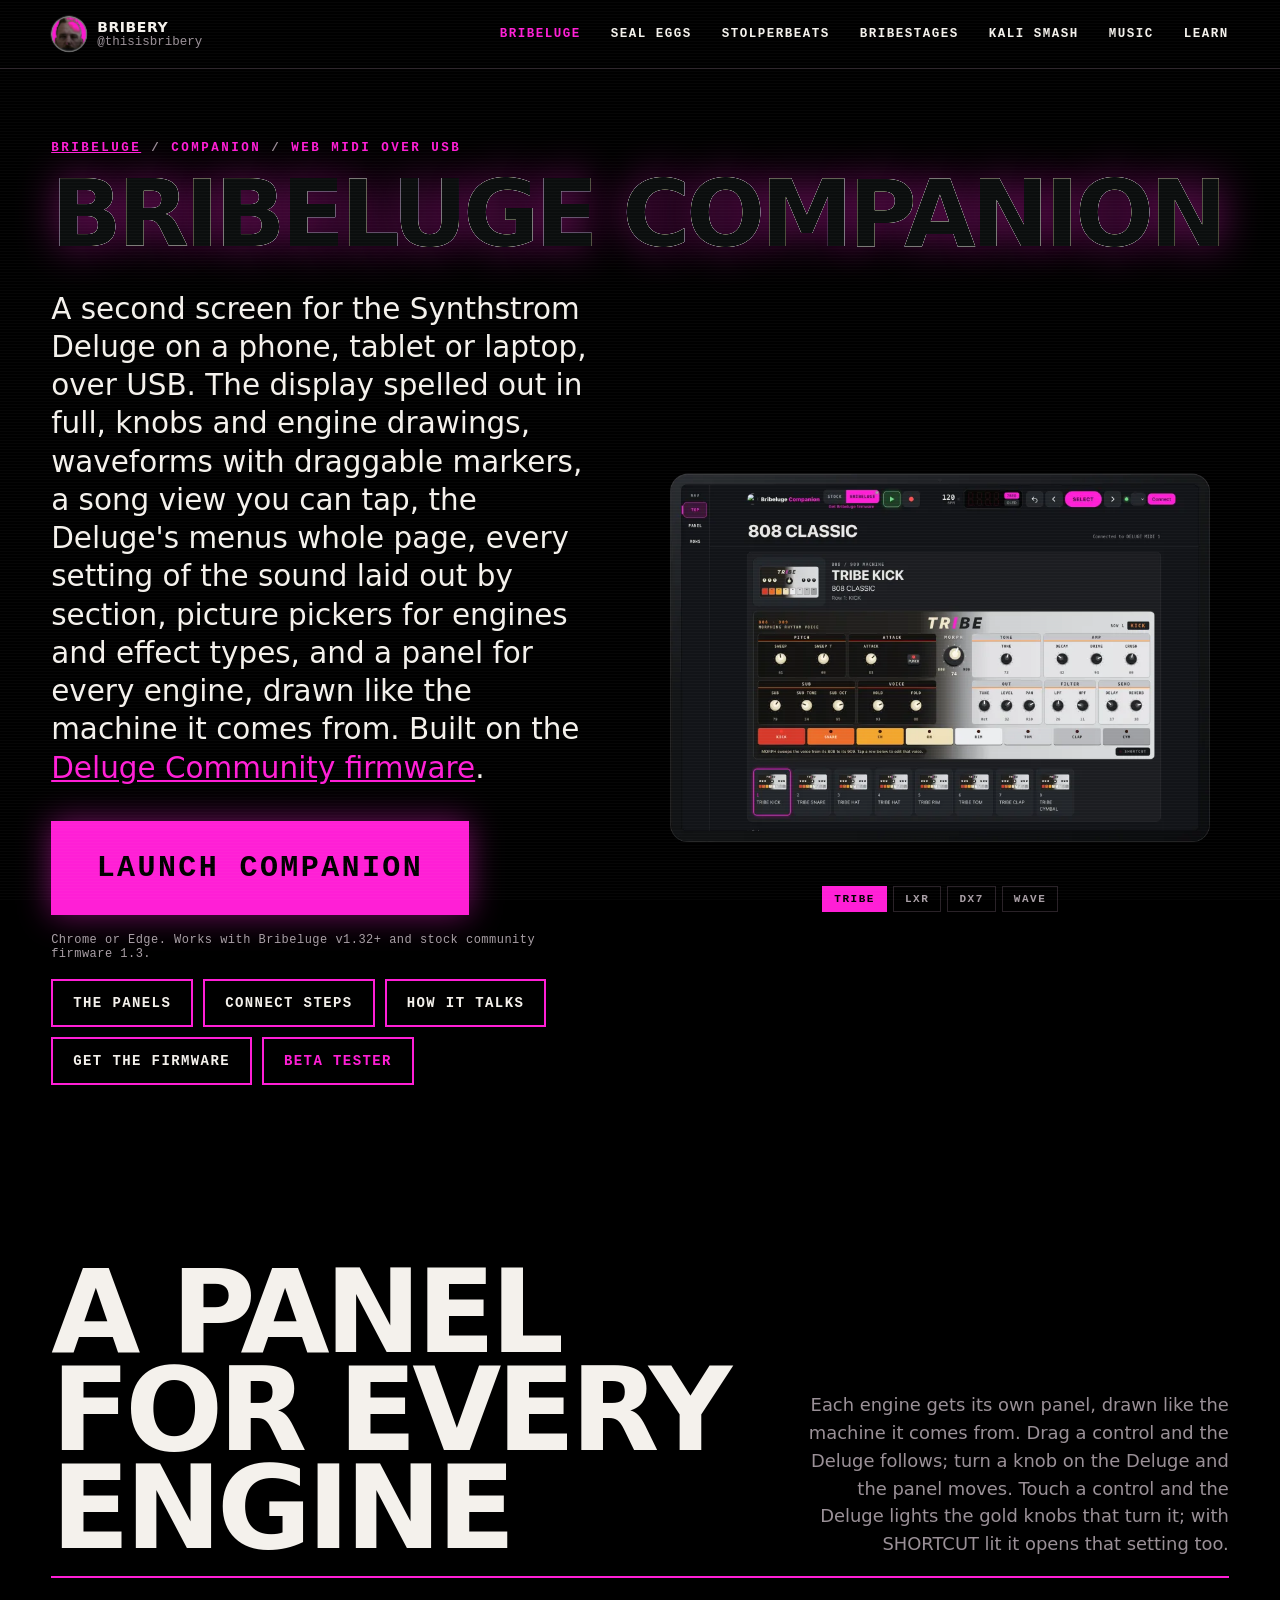
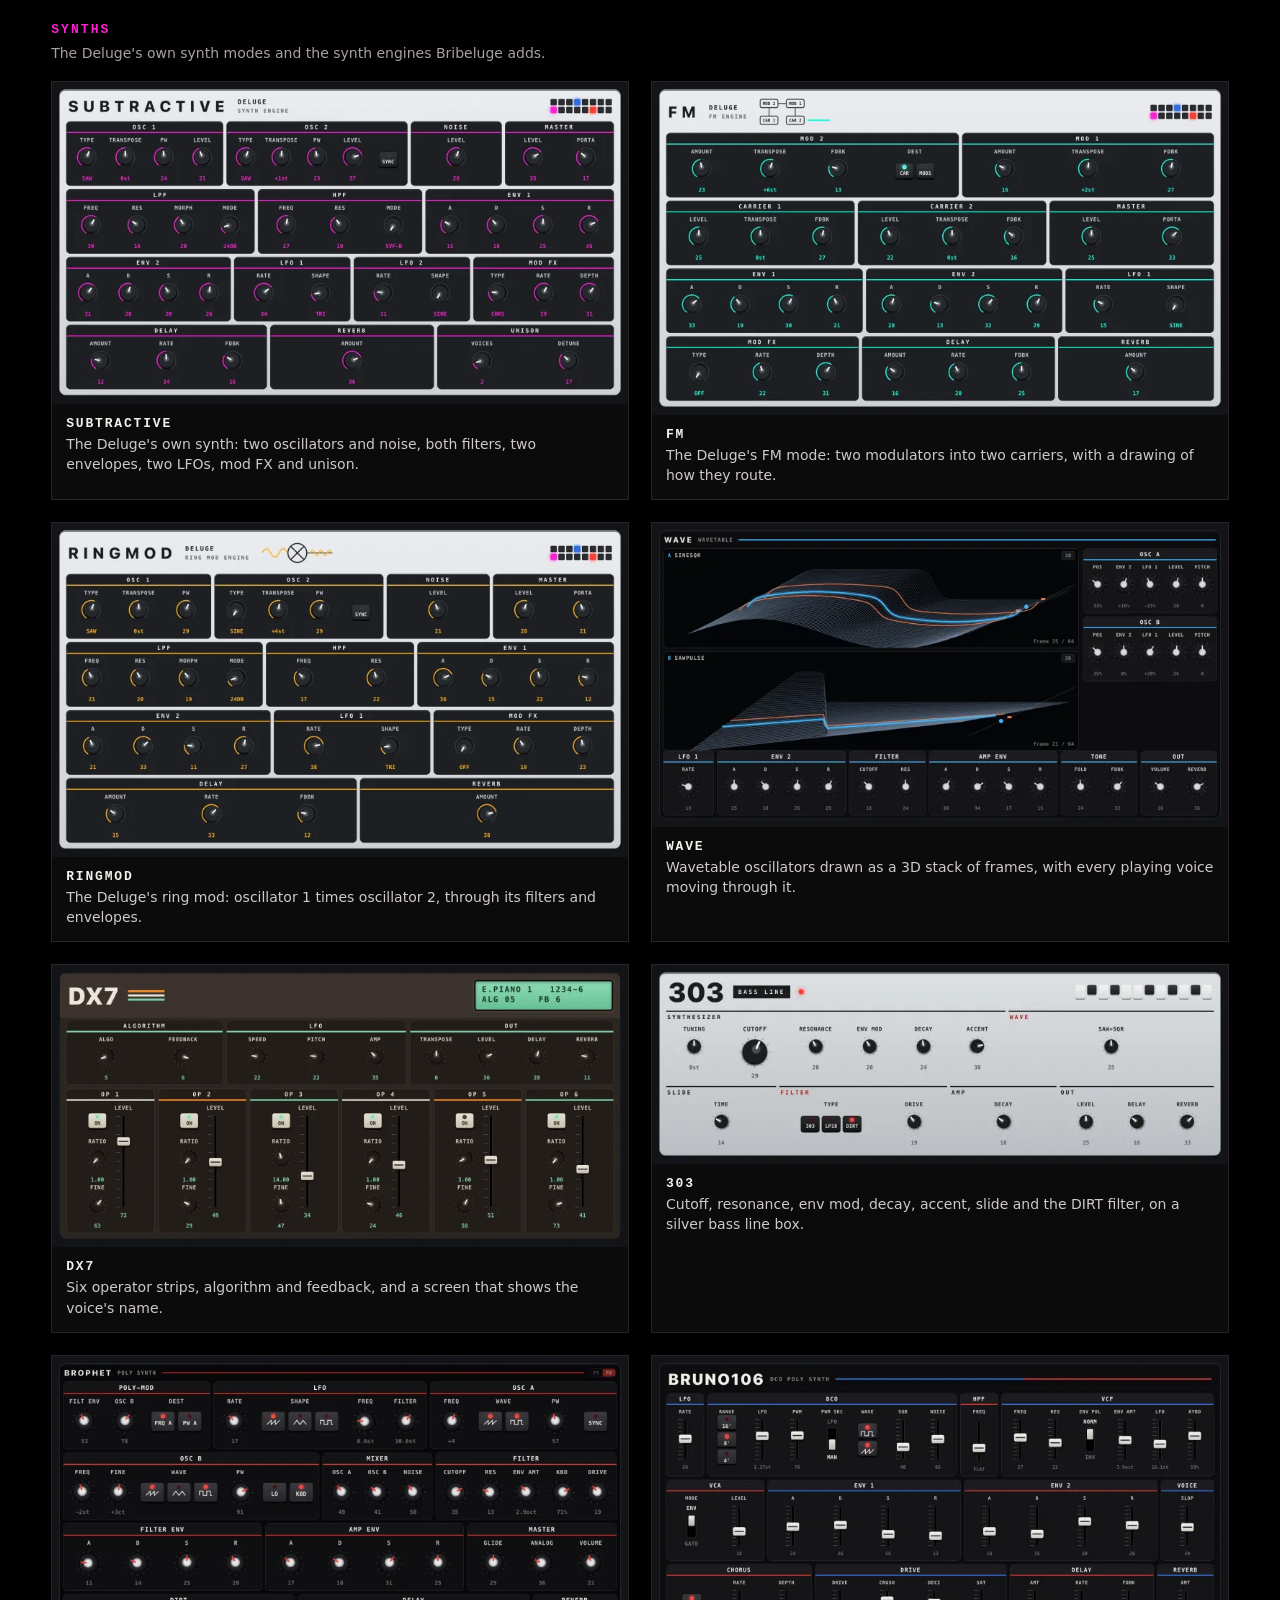
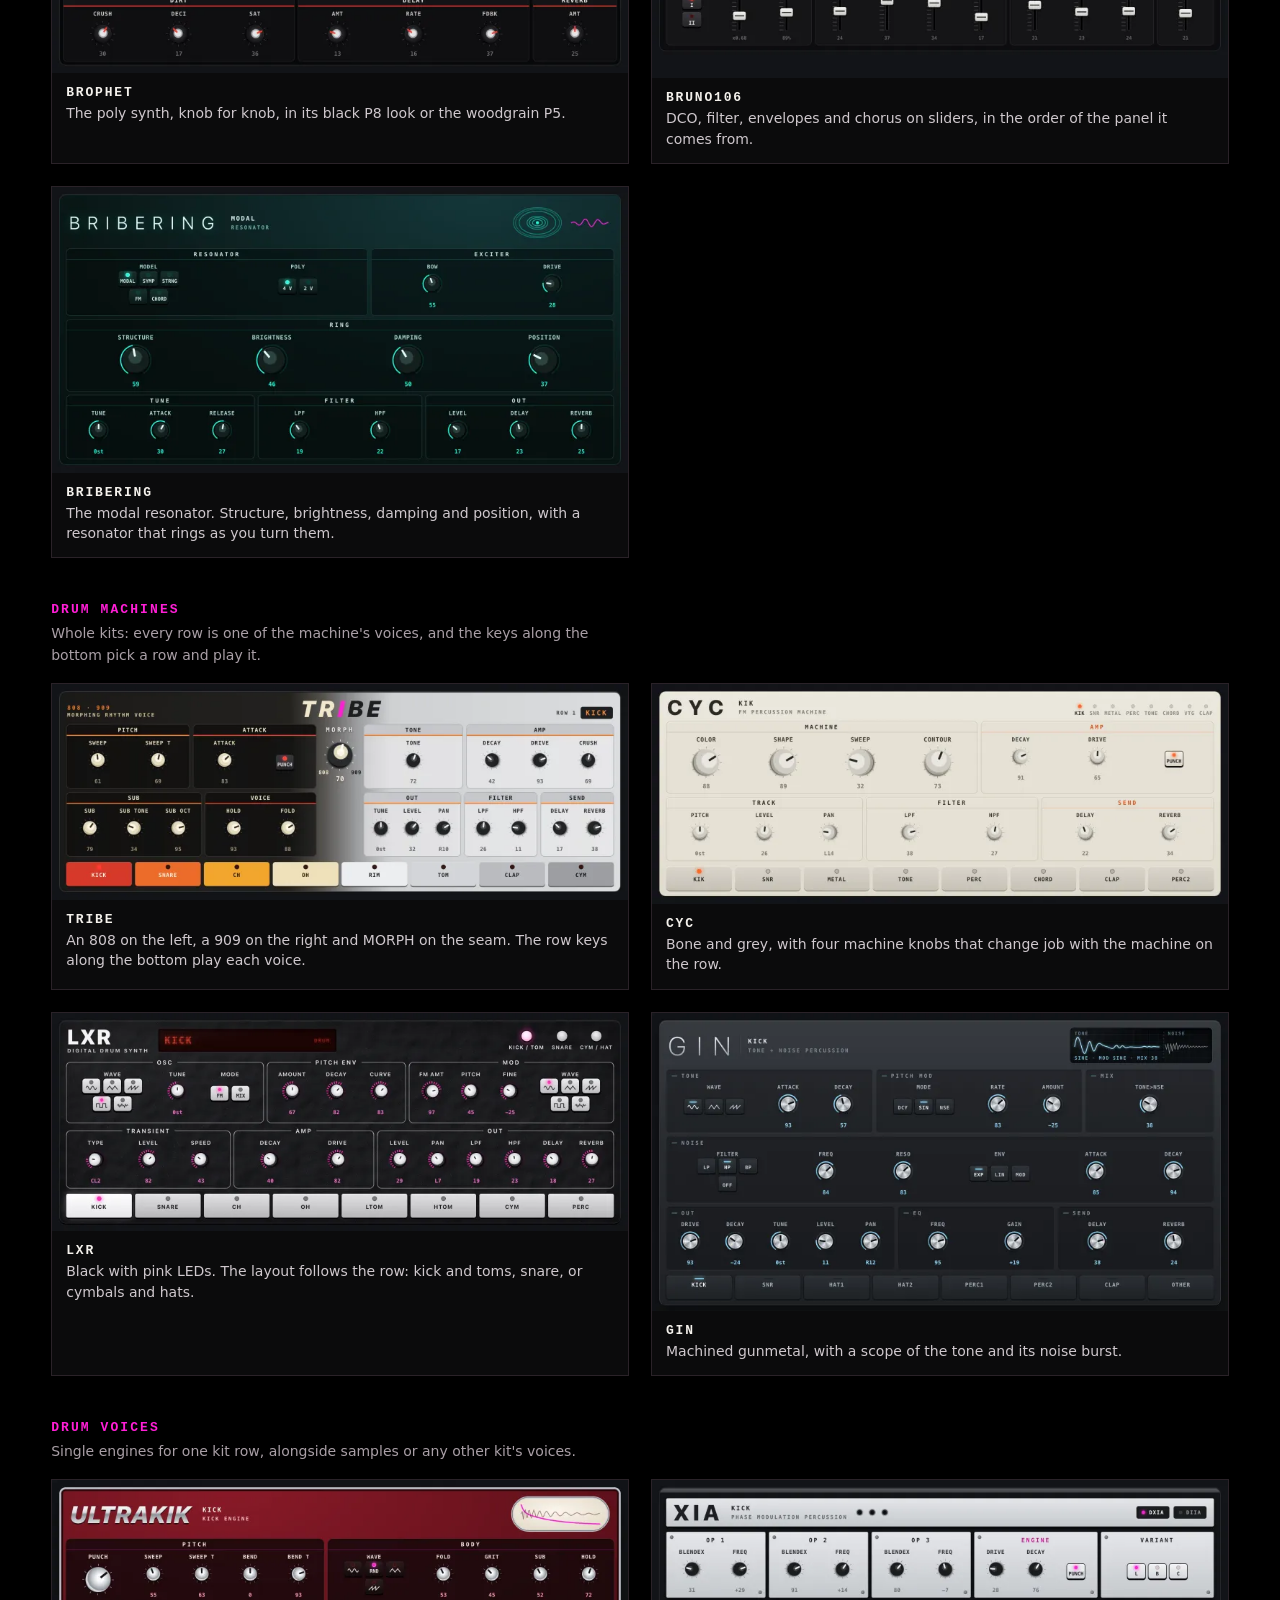
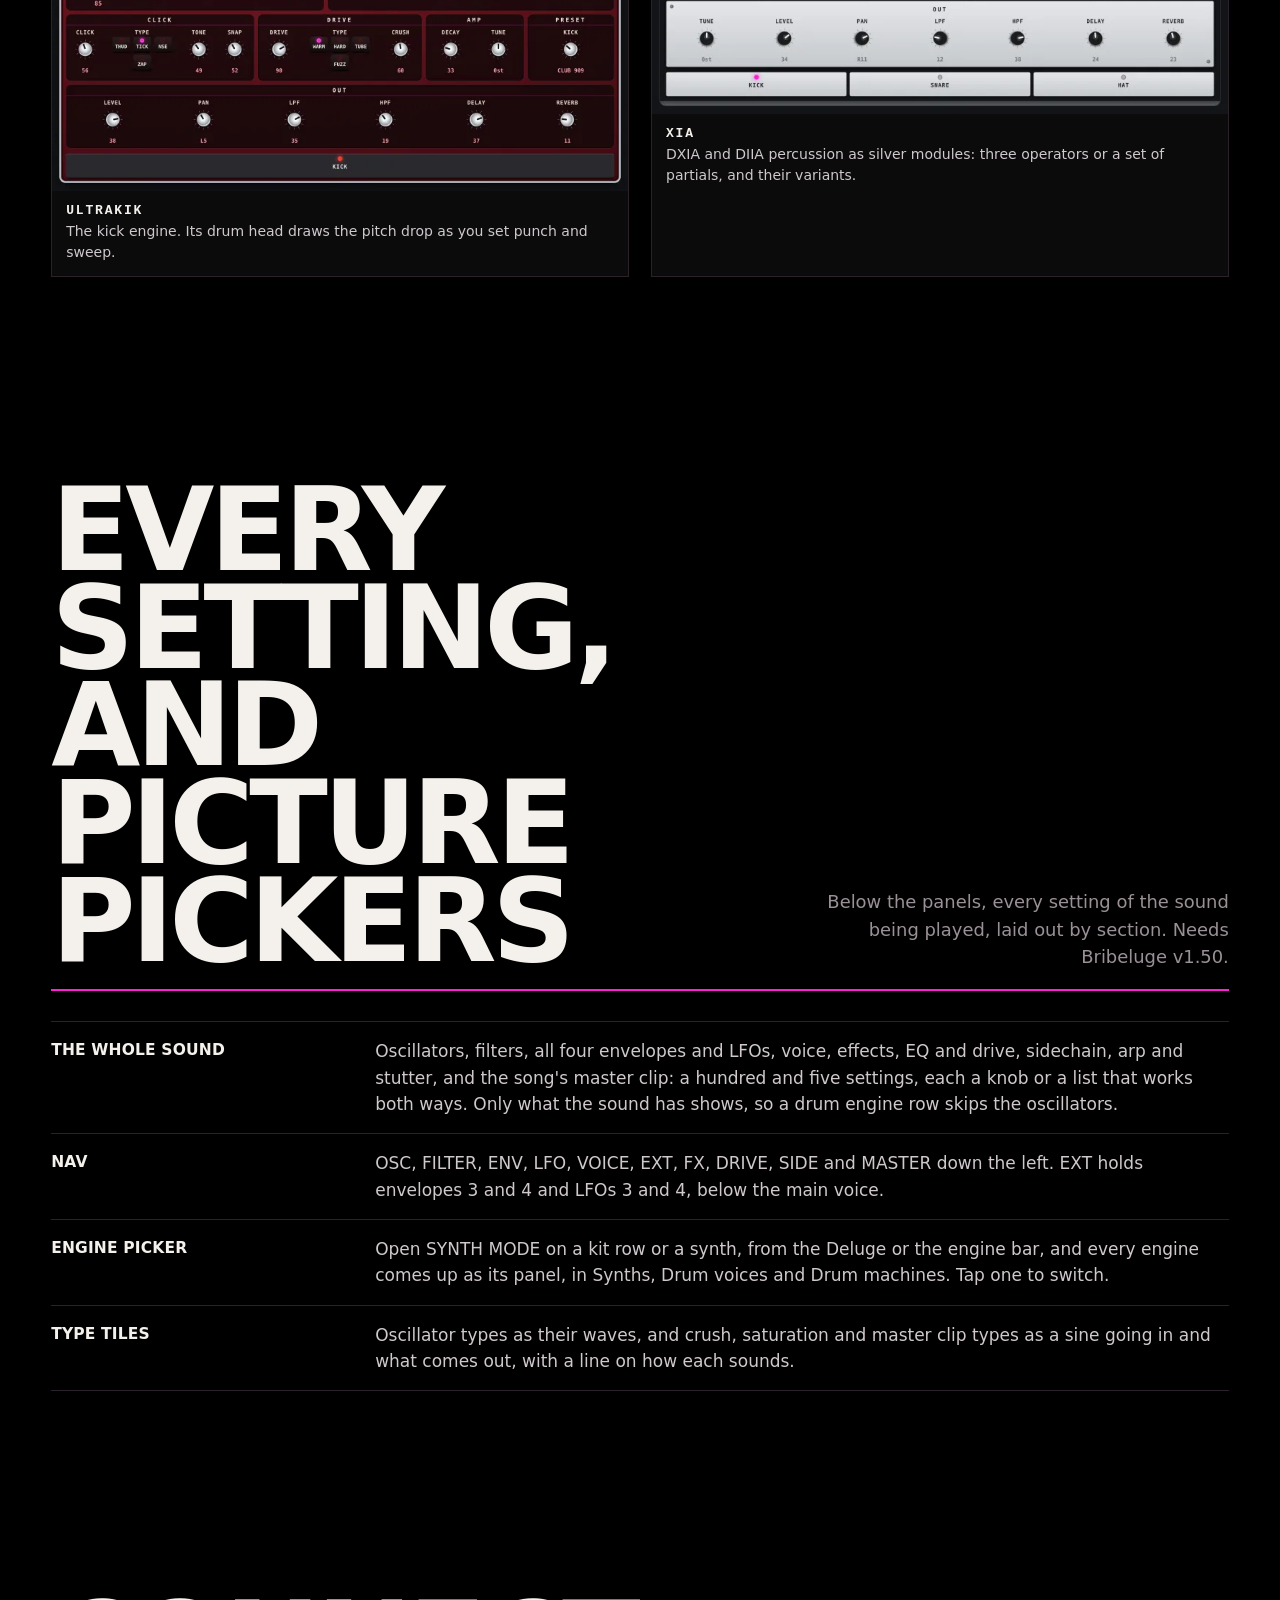
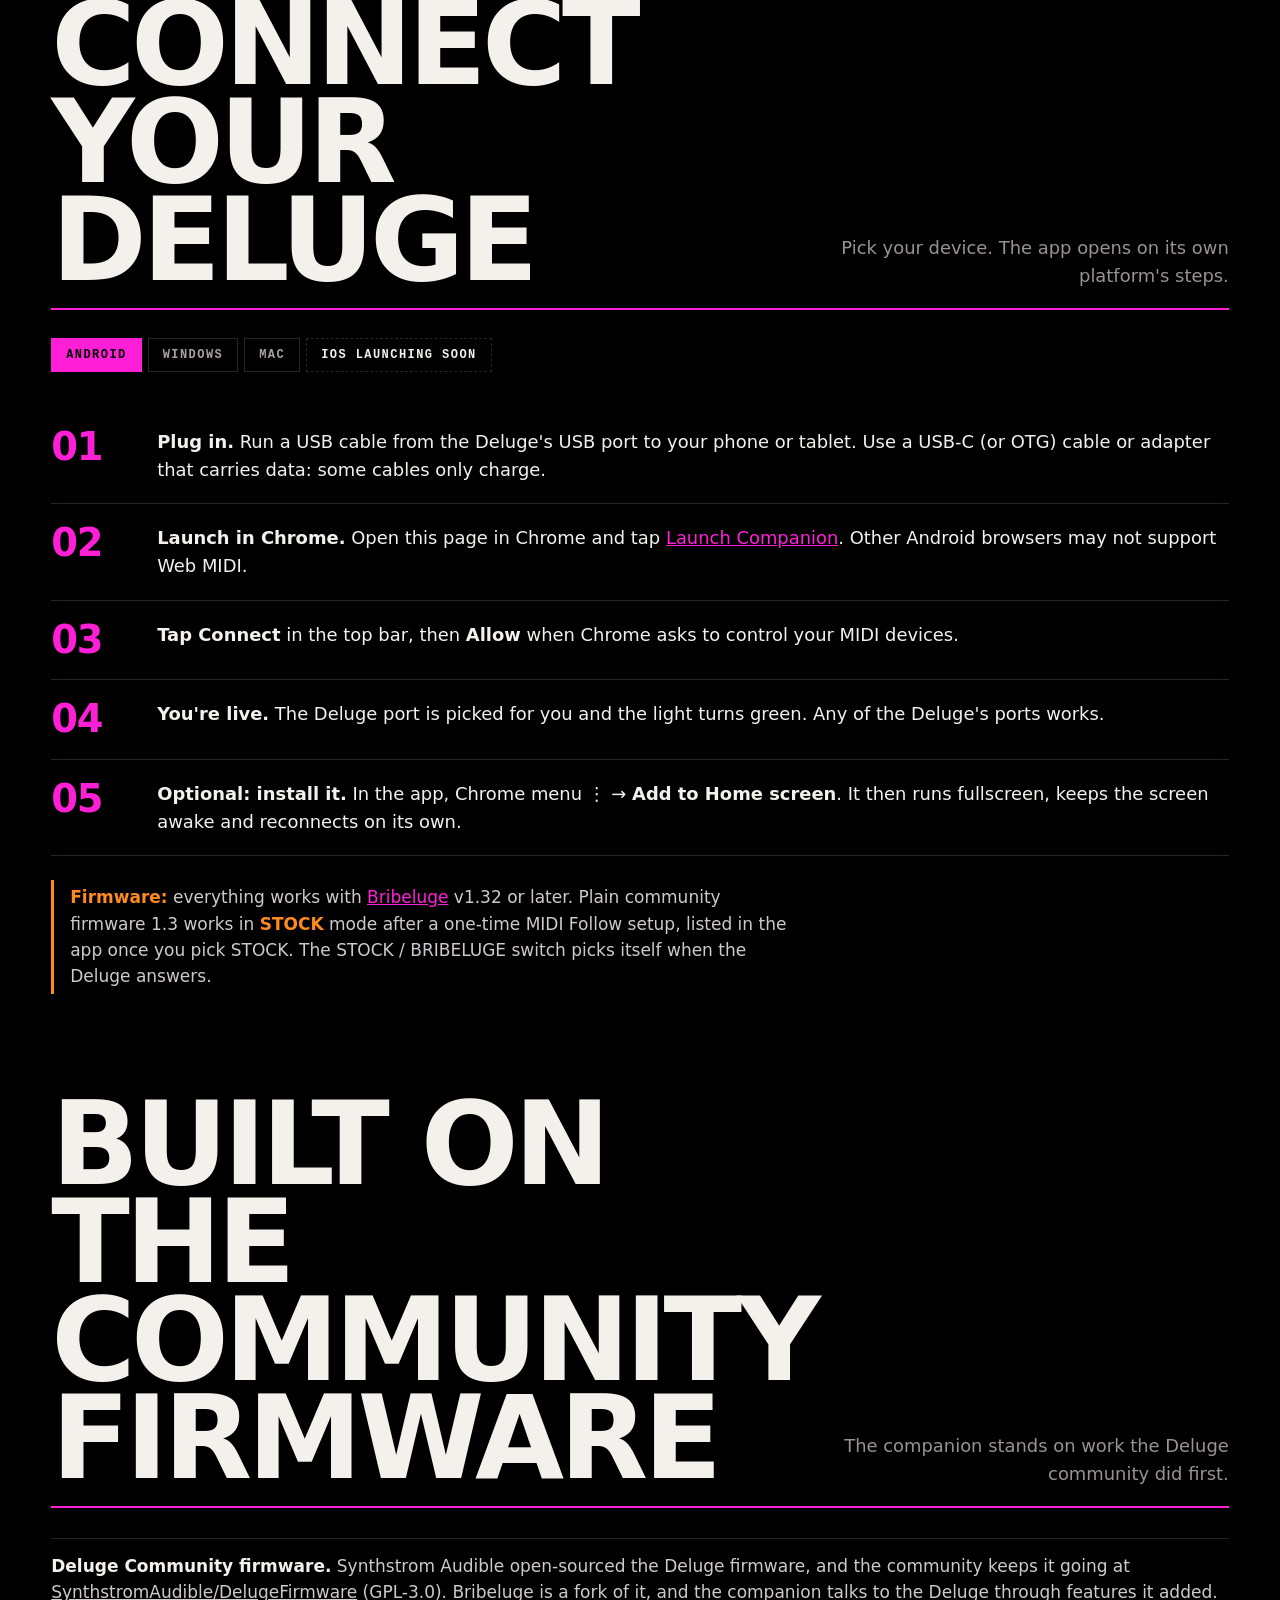
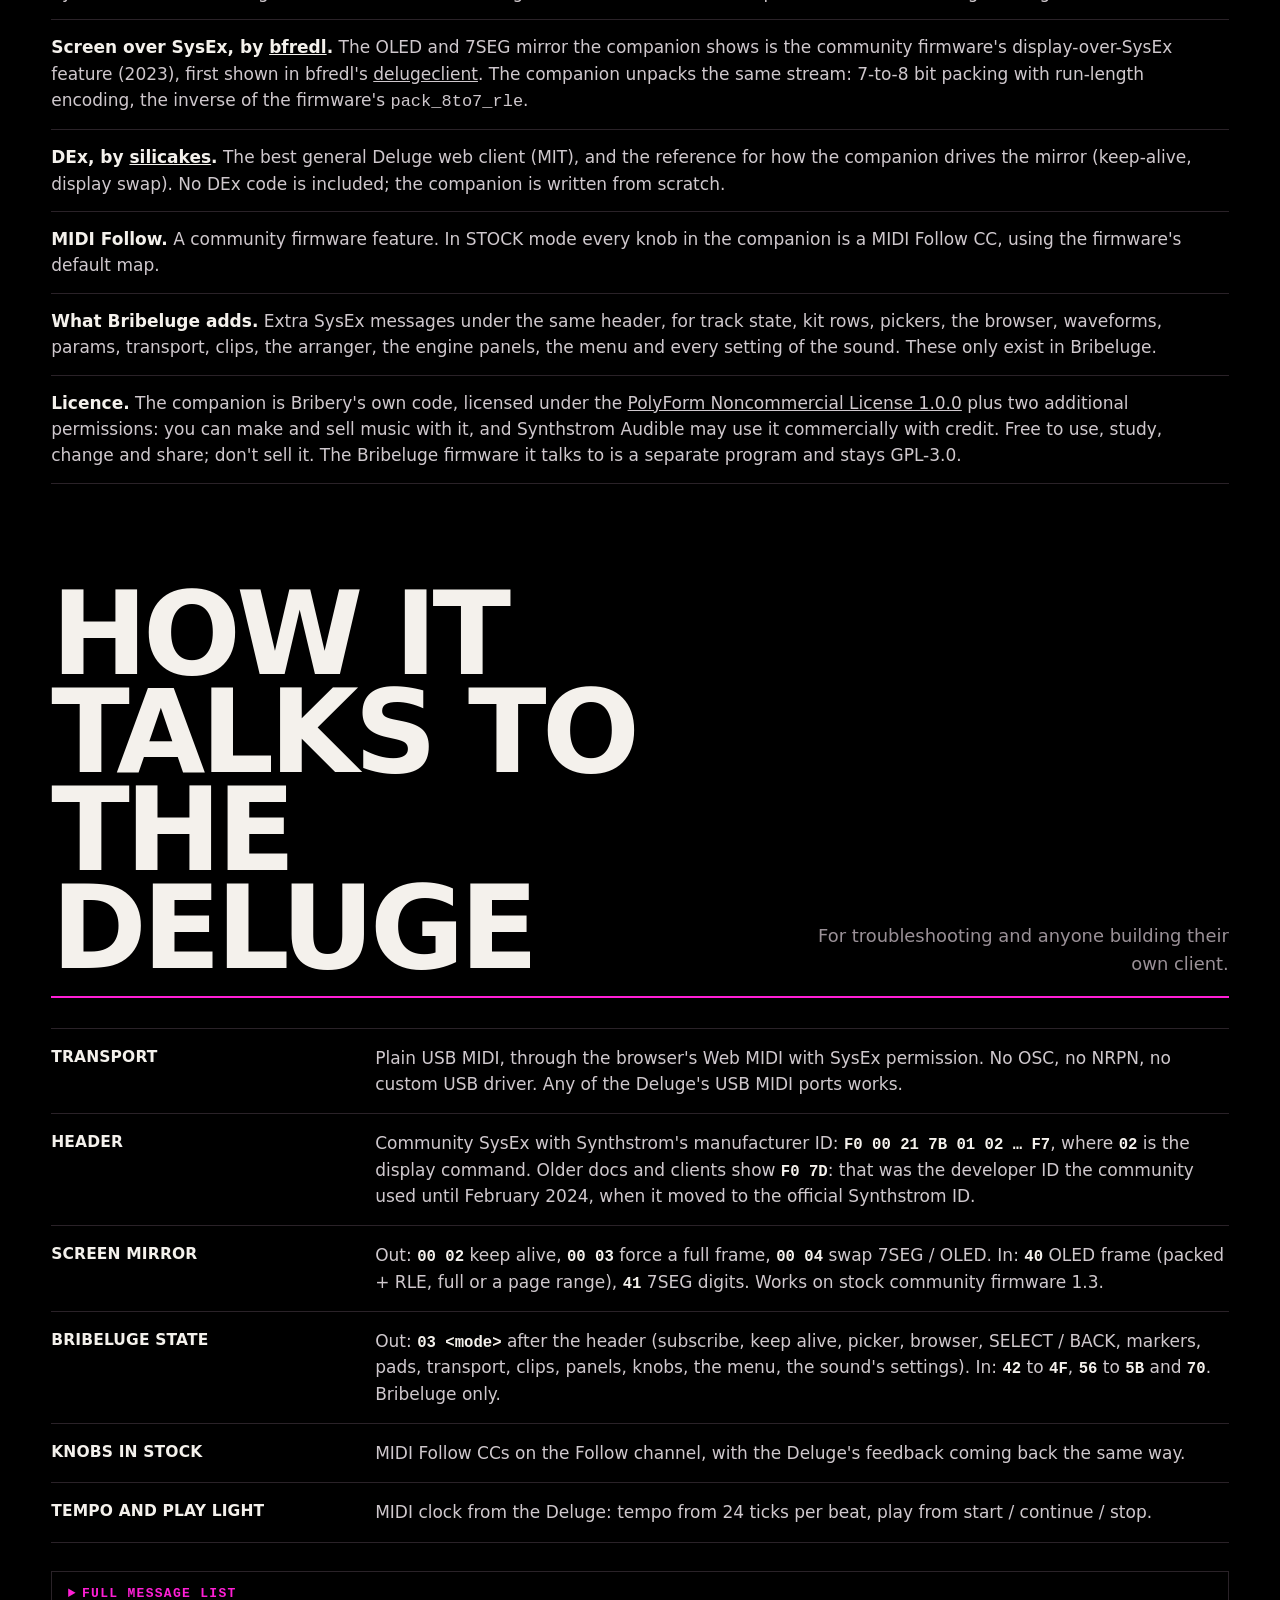
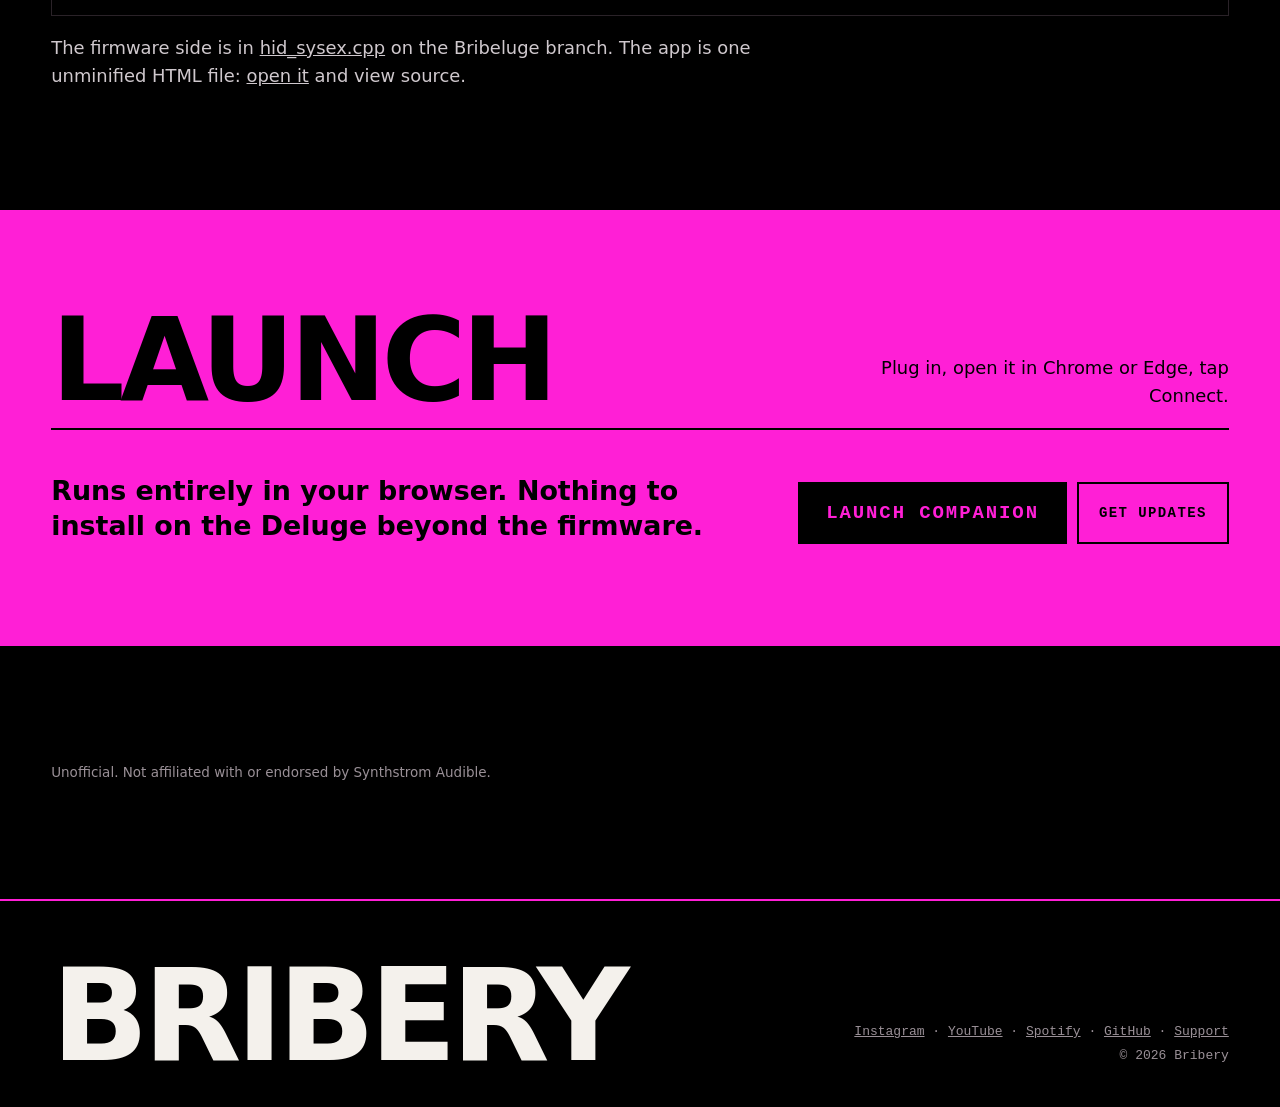
<file: bribeluge/companion/index.html>
<!doctype html>
<html lang="en">
<head>
<meta charset="utf-8">
<meta name="viewport" content="width=device-width,initial-scale=1">
<title>BRIBELUGE COMPANION · Deluge second screen · BRIBERY</title>
<meta name="description" content="Bribeluge Companion: a second screen for the Synthstrom Deluge over USB MIDI, built on the Deluge Community firmware's SysEx display mirror and MIDI Follow.">
<meta name="theme-color" content="#000000">
<meta property="og:title" content="BRIBELUGE COMPANION">
<meta property="og:description" content="A second screen for the Synthstrom Deluge on a phone, tablet or laptop, over USB.">
<meta property="og:image" content="https://thisisbribery.com/assets/devices/companion.webp">
<link rel="icon" type="image/png" sizes="32x32" href="/assets/favicon-32.png">
<link rel="icon" type="image/png" sizes="64x64" href="/assets/favicon-64.png">
<link rel="apple-touch-icon" href="/assets/apple-touch-icon.png">
<link rel="stylesheet" href="/assets/site.css">
<link rel="stylesheet" href="/assets/pages.css">
<style>
.cx-launch{font-size:clamp(20px,2.6vw,30px);padding:clamp(20px,2.4vw,28px) clamp(28px,3.4vw,44px);letter-spacing:.08em;box-shadow:0 0 32px rgba(255,31,214,.45)}
.cx-launch:hover{box-shadow:none}
.cx-ctas{display:flex;flex-direction:column;align-items:flex-start;gap:18px;margin-top:clamp(22px,3vw,34px)}
.cx-ctas small{font:12px var(--bx-mono);letter-spacing:.04em;color:#a99fa6}
.cx-tabs{display:flex;flex-wrap:wrap;gap:6px;margin-top:clamp(18px,2.4vw,28px)}
.cx-tabs button{all:unset;cursor:pointer;padding:9px 14px;border:1.5px solid var(--bx-line);color:#a99fa6;font:700 12px var(--bx-mono);letter-spacing:.12em;text-transform:uppercase;-webkit-tap-highlight-color:transparent}
.cx-tabs button[aria-selected="true"]{background:var(--bx-pink);border-color:var(--bx-pink);color:var(--bx-black)}
.cx-tabs button:hover{border-color:var(--bx-pink)}
.cx-tabs button:focus-visible{outline:2px solid var(--bx-pink);outline-offset:2px}
.cx-tabs .cx-ios{border-style:dashed;color:var(--bx-ink)}
.bx-steps[hidden]{display:none}
.bx-section a.cx-a,.bx-rows a,.bx-list a,.bx-prose a{color:var(--bx-pink)}
.cx-hex{font:600 .92em var(--bx-mono);color:var(--bx-ink);white-space:nowrap}
.cx-proto{margin-top:clamp(18px,3vw,28px);border:1px solid var(--bx-line)}
.cx-proto summary{cursor:pointer;padding:14px 16px;font:700 13px var(--bx-mono);letter-spacing:.1em;text-transform:uppercase;color:var(--bx-pink)}
.cx-shots::after{display:none}
.cx-slides{position:relative;aspect-ratio:1604/1150}
.cx-slides img{position:absolute;inset:0;width:100%;height:100%;aspect-ratio:auto;object-fit:contain;background:none;opacity:0;transition:opacity .9s ease}
.cx-slides img.on{opacity:1}
.cx-dots{display:flex;flex-wrap:wrap;justify-content:center;gap:6px;margin-top:10px}
.cx-dots button{all:unset;cursor:pointer;padding:6px 11px;border:1.5px solid var(--bx-line);color:#a99fa6;font:700 11px var(--bx-mono);letter-spacing:.14em;-webkit-tap-highlight-color:transparent}
.cx-dots button[aria-selected="true"]{background:var(--bx-pink);border-color:var(--bx-pink);color:var(--bx-black)}
.cx-dots button:hover{border-color:var(--bx-pink)}
.cx-dots button:focus-visible{outline:2px solid var(--bx-pink);outline-offset:2px}
@media (prefers-reduced-motion:reduce){.cx-slides img{transition:none}}
.cx-gal-group{margin-top:clamp(26px,4vw,44px)}
.cx-gal-group h3{font:700 13px var(--bx-mono);letter-spacing:.16em;text-transform:uppercase;color:var(--bx-pink);margin:0 0 6px}
.cx-gal-group > p{margin:0 0 16px;color:#a99fa6;font-size:14px;max-width:62ch}
.cx-gal{display:grid;grid-template-columns:repeat(2,minmax(0,1fr));gap:clamp(14px,2vw,22px)}
@media (max-width:760px){.cx-gal{grid-template-columns:1fr}}
.cx-gal figure{margin:0;border:1px solid var(--bx-line);background:#0b0b0c;display:flex;flex-direction:column}
.cx-gal a{display:block;line-height:0}
.cx-gal img{width:100%;height:auto;display:block}
.cx-gal figcaption{padding:12px 14px 14px;font-size:14px;line-height:1.45;color:#cfc8cd}
.cx-gal figcaption b{display:block;font:700 13px var(--bx-mono);letter-spacing:.14em;color:var(--bx-ink);margin-bottom:3px}
.cx-proto pre{margin:0;padding:0 16px 18px;overflow-x:auto;font:12.5px/1.6 var(--bx-mono);color:#cfc8cd;white-space:pre}
</style>
<script src="/assets/site.js"></script>
</head>
<body class="bx" data-bx-page="bribeluge" data-bx-foot>

<main>
  <section class="bx-hero">
    <p class="bx-kicker"><a href="/bribeluge/" style="color:inherit">Bribeluge</a> <span>/</span> Companion <span>/</span> Web MIDI over USB</p>
    <h1 class="bx-mega bx-glitch" data-text="BRIBELUGE COMPANION" data-fit><span class="bx-fit">BRIBELUGE COMPANION</span></h1>
    <div class="bx-hero-grid">
      <div>
        <p class="bx-lede">A second screen for the Synthstrom Deluge on a phone, tablet or laptop, over USB. The display spelled out in full, knobs and engine drawings, waveforms with draggable markers, a song view you can tap, the Deluge's menus whole page, every setting of the sound laid out by section, picture pickers for engines and effect types, and a panel for every engine, drawn like the machine it comes from. Built on the <a href="#credits" style="color:var(--bx-pink)">Deluge Community firmware</a>.</p>
        <div class="cx-ctas">
          <a class="bx-btn bx-solid cx-launch" href="/bribeluge/companion/launch/">Launch Companion</a>
          <small>Chrome or Edge. Works with Bribeluge v1.32+ and stock community firmware 1.3.</small>
        </div>
        <div class="bx-ctas" style="margin-top:18px">
          <a class="bx-btn" href="#panels">The panels</a>
          <a class="bx-btn" href="#connect">Connect steps</a>
          <a class="bx-btn" href="#protocol">How it talks</a>
          <a class="bx-btn" href="/bribeluge/">Get the firmware</a>
          <button type="button" class="bx-btn" data-bx-beta>Beta tester</button>
        </div>
      </div>
      <figure class="bx-shot cx-shots">
        <div class="cx-slides">
          <img class="on" src="/assets/companion/hero-tribe-sm.webp" srcset="/assets/companion/hero-tribe-sm.webp 900w, /assets/companion/hero-tribe.webp 1600w" sizes="(max-width:900px) 100vw, 50vw" width="1604" height="1150" alt="The Companion on a tablet, showing a TRIBE kit: the 808 / 909 panel and the kit rows">
          <img src="/assets/companion/hero-lxr-sm.webp" srcset="/assets/companion/hero-lxr-sm.webp 900w, /assets/companion/hero-lxr.webp 1600w" sizes="(max-width:900px) 100vw, 50vw" width="1604" height="1150" alt="The Companion on a tablet, showing an LXR kit on its snare row" loading="lazy" aria-hidden="true">
          <img src="/assets/companion/hero-dx7-sm.webp" srcset="/assets/companion/hero-dx7-sm.webp 900w, /assets/companion/hero-dx7.webp 1600w" sizes="(max-width:900px) 100vw, 50vw" width="1604" height="1150" alt="The Companion on a tablet, showing a DX7 synth with its six operators" loading="lazy" aria-hidden="true">
          <img src="/assets/companion/hero-wave-sm.webp" srcset="/assets/companion/hero-wave-sm.webp 900w, /assets/companion/hero-wave.webp 1600w" sizes="(max-width:900px) 100vw, 50vw" width="1604" height="1150" alt="The Companion on a tablet, showing a wavetable synth drawn in 3D" loading="lazy" aria-hidden="true">
        </div>
        <div class="cx-dots" role="tablist" aria-label="Companion screens">
          <button type="button" role="tab" aria-selected="true" data-i="0">TRIBE</button>
          <button type="button" role="tab" aria-selected="false" data-i="1">LXR</button>
          <button type="button" role="tab" aria-selected="false" data-i="2">DX7</button>
          <button type="button" role="tab" aria-selected="false" data-i="3">WAVE</button>
        </div>
      </figure>
    </div>
  </section>

  <section class="bx-section" id="panels">
    <div class="bx-sec-head">
      <h2>A panel for every engine</h2>
      <p>Each engine gets its own panel, drawn like the machine it comes from. Drag a control and the Deluge follows; turn a knob on the Deluge and the panel moves. Touch a control and the Deluge lights the gold knobs that turn it; with SHORTCUT lit it opens that setting too.</p>
    </div>
    <div class="cx-gal-group">
      <h3>Synths</h3>
      <p>The Deluge's own synth modes and the synth engines Bribeluge adds.</p>
      <div class="cx-gal">
        <figure><a href="/assets/panels/subtractive.webp"><img src="/assets/panels/subtractive-sm.webp" srcset="/assets/panels/subtractive-sm.webp 800w, /assets/panels/subtractive.webp 1600w" sizes="(max-width:760px) 100vw, 50vw" width="1600" height="895" loading="lazy" alt="The SUBTRACTIVE panel in the Bribeluge Companion"></a><figcaption><b>SUBTRACTIVE</b>The Deluge's own synth: two oscillators and noise, both filters, two envelopes, two LFOs, mod FX and unison.</figcaption></figure>
        <figure><a href="/assets/panels/fm.webp"><img src="/assets/panels/fm-sm.webp" srcset="/assets/panels/fm-sm.webp 800w, /assets/panels/fm.webp 1600w" sizes="(max-width:760px) 100vw, 50vw" width="1600" height="926" loading="lazy" alt="The FM panel in the Bribeluge Companion"></a><figcaption><b>FM</b>The Deluge's FM mode: two modulators into two carriers, with a drawing of how they route.</figcaption></figure>
        <figure><a href="/assets/panels/ringmod.webp"><img src="/assets/panels/ringmod-sm.webp" srcset="/assets/panels/ringmod-sm.webp 800w, /assets/panels/ringmod.webp 1600w" sizes="(max-width:760px) 100vw, 50vw" width="1600" height="926" loading="lazy" alt="The RINGMOD panel in the Bribeluge Companion"></a><figcaption><b>RINGMOD</b>The Deluge's ring mod: oscillator 1 times oscillator 2, through its filters and envelopes.</figcaption></figure>
        <figure><a href="/assets/panels/wave.webp"><img src="/assets/panels/wave-sm.webp" srcset="/assets/panels/wave-sm.webp 800w, /assets/panels/wave.webp 1600w" sizes="(max-width:760px) 100vw, 50vw" width="1600" height="844" loading="lazy" alt="The WAVE panel in the Bribeluge Companion"></a><figcaption><b>WAVE</b>Wavetable oscillators drawn as a 3D stack of frames, with every playing voice moving through it.</figcaption></figure>
        <figure><a href="/assets/panels/dx7.webp"><img src="/assets/panels/dx7-sm.webp" srcset="/assets/panels/dx7-sm.webp 800w, /assets/panels/dx7.webp 1600w" sizes="(max-width:760px) 100vw, 50vw" width="1600" height="783" loading="lazy" alt="The DX7 panel in the Bribeluge Companion"></a><figcaption><b>DX7</b>Six operator strips, algorithm and feedback, and a screen that shows the voice's name.</figcaption></figure>
        <figure><a href="/assets/panels/tb303.webp"><img src="/assets/panels/tb303-sm.webp" srcset="/assets/panels/tb303-sm.webp 800w, /assets/panels/tb303.webp 1600w" sizes="(max-width:760px) 100vw, 50vw" width="1600" height="552" loading="lazy" alt="The 303 panel in the Bribeluge Companion"></a><figcaption><b>303</b>Cutoff, resonance, env mod, decay, accent, slide and the DIRT filter, on a silver bass line box.</figcaption></figure>
        <figure><a href="/assets/panels/brophet.webp"><img src="/assets/panels/brophet-sm.webp" srcset="/assets/panels/brophet-sm.webp 800w, /assets/panels/brophet.webp 1600w" sizes="(max-width:760px) 100vw, 50vw" width="1600" height="879" loading="lazy" alt="The BROPHET panel in the Bribeluge Companion"></a><figcaption><b>BROPHET</b>The poly synth, knob for knob, in its black P8 look or the woodgrain P5.</figcaption></figure>
        <figure><a href="/assets/panels/bruno106.webp"><img src="/assets/panels/bruno106-sm.webp" srcset="/assets/panels/bruno106-sm.webp 800w, /assets/panels/bruno106.webp 1600w" sizes="(max-width:760px) 100vw, 50vw" width="1600" height="896" loading="lazy" alt="The BRUNO106 panel in the Bribeluge Companion"></a><figcaption><b>BRUNO106</b>DCO, filter, envelopes and chorus on sliders, in the order of the panel it comes from.</figcaption></figure>
        <figure><a href="/assets/panels/bribering.webp"><img src="/assets/panels/bribering-sm.webp" srcset="/assets/panels/bribering-sm.webp 800w, /assets/panels/bribering.webp 1600w" sizes="(max-width:760px) 100vw, 50vw" width="1600" height="793" loading="lazy" alt="The BRIBERING panel in the Bribeluge Companion"></a><figcaption><b>BRIBERING</b>The modal resonator. Structure, brightness, damping and position, with a resonator that rings as you turn them.</figcaption></figure>
      </div>
    </div>
    <div class="cx-gal-group">
      <h3>Drum machines</h3>
      <p>Whole kits: every row is one of the machine's voices, and the keys along the bottom pick a row and play it.</p>
      <div class="cx-gal">
        <figure><a href="/assets/panels/tribe.webp"><img src="/assets/panels/tribe-sm.webp" srcset="/assets/panels/tribe-sm.webp 800w, /assets/panels/tribe.webp 1600w" sizes="(max-width:760px) 100vw, 50vw" width="1600" height="600" loading="lazy" alt="The TRIBE panel in the Bribeluge Companion"></a><figcaption><b>TRIBE</b>An 808 on the left, a 909 on the right and MORPH on the seam. The row keys along the bottom play each voice.</figcaption></figure>
        <figure><a href="/assets/panels/cyc.webp"><img src="/assets/panels/cyc-sm.webp" srcset="/assets/panels/cyc-sm.webp 800w, /assets/panels/cyc.webp 1600w" sizes="(max-width:760px) 100vw, 50vw" width="1600" height="611" loading="lazy" alt="The CYC panel in the Bribeluge Companion"></a><figcaption><b>CYC</b>Bone and grey, with four machine knobs that change job with the machine on the row.</figcaption></figure>
        <figure><a href="/assets/panels/lxr.webp"><img src="/assets/panels/lxr-sm.webp" srcset="/assets/panels/lxr-sm.webp 800w, /assets/panels/lxr.webp 1600w" sizes="(max-width:760px) 100vw, 50vw" width="1600" height="607" loading="lazy" alt="The LXR panel in the Bribeluge Companion"></a><figcaption><b>LXR</b>Black with pink LEDs. The layout follows the row: kick and toms, snare, or cymbals and hats.</figcaption></figure>
        <figure><a href="/assets/panels/gin.webp"><img src="/assets/panels/gin-sm.webp" srcset="/assets/panels/gin-sm.webp 800w, /assets/panels/gin.webp 1600w" sizes="(max-width:760px) 100vw, 50vw" width="1600" height="828" loading="lazy" alt="The GIN panel in the Bribeluge Companion"></a><figcaption><b>GIN</b>Machined gunmetal, with a scope of the tone and its noise burst.</figcaption></figure>
      </div>
    </div>
    <div class="cx-gal-group">
      <h3>Drum voices</h3>
      <p>Single engines for one kit row, alongside samples or any other kit's voices.</p>
      <div class="cx-gal">
        <figure><a href="/assets/panels/ultrakik.webp"><img src="/assets/panels/ultrakik-sm.webp" srcset="/assets/panels/ultrakik-sm.webp 800w, /assets/panels/ultrakik.webp 1600w" sizes="(max-width:760px) 100vw, 50vw" width="1600" height="866" loading="lazy" alt="The ULTRAKIK panel in the Bribeluge Companion"></a><figcaption><b>ULTRAKIK</b>The kick engine. Its drum head draws the pitch drop as you set punch and sweep.</figcaption></figure>
        <figure><a href="/assets/panels/xia.webp"><img src="/assets/panels/xia-sm.webp" srcset="/assets/panels/xia-sm.webp 800w, /assets/panels/xia.webp 1600w" sizes="(max-width:760px) 100vw, 50vw" width="1600" height="652" loading="lazy" alt="The XIA panel in the Bribeluge Companion"></a><figcaption><b>XIA</b>DXIA and DIIA percussion as silver modules: three operators or a set of partials, and their variants.</figcaption></figure>
      </div>
    </div>
  </section>

  <section class="bx-section" id="settings">

    <div class="bx-sec-head">

      <h2>Every setting, and picture pickers</h2>

      <p>Below the panels, every setting of the sound being played, laid out by section. Needs Bribeluge v1.50.</p>

    </div>

    <dl class="bx-rows">

      <div><dt>The whole sound</dt><dd>Oscillators, filters, all four envelopes and LFOs, voice, effects, EQ and drive, sidechain, arp and stutter, and the song's master clip: a hundred and five settings, each a knob or a list that works both ways. Only what the sound has shows, so a drum engine row skips the oscillators.</dd></div>

      <div><dt>NAV</dt><dd>OSC, FILTER, ENV, LFO, VOICE, EXT, FX, DRIVE, SIDE and MASTER down the left. EXT holds envelopes 3 and 4 and LFOs 3 and 4, below the main voice.</dd></div>

      <div><dt>Engine picker</dt><dd>Open SYNTH MODE on a kit row or a synth, from the Deluge or the engine bar, and every engine comes up as its panel, in Synths, Drum voices and Drum machines. Tap one to switch.</dd></div>

      <div><dt>Type tiles</dt><dd>Oscillator types as their waves, and crush, saturation and master clip types as a sine going in and what comes out, with a line on how each sounds.</dd></div>

    </dl>

  </section>


  <section class="bx-section" id="connect">
    <div class="bx-sec-head">
      <h2>Connect your Deluge</h2>
      <p>Pick your device. The app opens on its own platform's steps.</p>
    </div>
    <div class="cx-tabs" role="tablist" aria-label="Your device">
      <button type="button" role="tab" id="cxTabAndroid" aria-controls="cxAndroid" aria-selected="true">Android</button>
      <button type="button" role="tab" id="cxTabWindows" aria-controls="cxWindows" aria-selected="false">Windows</button>
      <button type="button" role="tab" id="cxTabMac" aria-controls="cxMac" aria-selected="false">Mac</button>
      <button type="button" class="cx-ios" data-bx-beta="iPhone or iPad" title="iPhone and iPad support is on the way. Join the beta list to hear first.">iOS launching soon</button>
    </div>
    <ol class="bx-steps" id="cxAndroid" role="tabpanel" aria-labelledby="cxTabAndroid">
      <li><div><b>Plug in.</b> Run a USB cable from the Deluge's USB port to your phone or tablet. Use a USB-C (or OTG) cable or adapter that carries data: some cables only charge.</div></li>
      <li><div><b>Launch in Chrome.</b> Open this page in Chrome and tap <a class="cx-a" href="/bribeluge/companion/launch/">Launch Companion</a>. Other Android browsers may not support Web MIDI.</div></li>
      <li><div><b>Tap Connect</b> in the top bar, then <b>Allow</b> when Chrome asks to control your MIDI devices.</div></li>
      <li><div><b>You're live.</b> The Deluge port is picked for you and the light turns green. Any of the Deluge's ports works.</div></li>
      <li><div><b>Optional: install it.</b> In the app, Chrome menu &#8942; &rarr; <b>Add to Home screen</b>. It then runs fullscreen, keeps the screen awake and reconnects on its own.</div></li>
    </ol>
    <ol class="bx-steps" id="cxWindows" role="tabpanel" aria-labelledby="cxTabWindows" hidden>
      <li><div><b>Plug in.</b> Connect the Deluge's USB port to your computer with a data USB cable.</div></li>
      <li><div><b>Free the port.</b> Close any other app using the Deluge's MIDI (a DAW, an editor): on Windows a MIDI port usually opens in one app at a time.</div></li>
      <li><div><b>Launch in Chrome or Edge.</b> Click <a class="cx-a" href="/bribeluge/companion/launch/">Launch Companion</a>. Firefox and other browsers may not support Web MIDI with SysEx.</div></li>
      <li><div><b>Click Connect</b> in the top bar, then <b>Allow</b> when the browser asks to control your MIDI devices.</div></li>
      <li><div><b>You're live.</b> The Deluge port is picked for you and the light turns green. If not, choose it in the port list.</div></li>
    </ol>
    <ol class="bx-steps" id="cxMac" role="tabpanel" aria-labelledby="cxTabMac" hidden>
      <li><div><b>Plug in.</b> Connect the Deluge's USB port to your Mac with a data USB cable (or a USB-C adapter).</div></li>
      <li><div><b>Launch in Chrome or Edge.</b> Click <a class="cx-a" href="/bribeluge/companion/launch/">Launch Companion</a>. Safari doesn't support Web MIDI.</div></li>
      <li><div><b>Click Connect</b> in the top bar, then <b>Allow</b> when the browser asks to control your MIDI devices.</div></li>
      <li><div><b>You're live.</b> The Deluge port is picked for you and the light turns green. Your DAW can keep using the Deluge at the same time.</div></li>
    </ol>
    <p class="bx-note"><b>Firmware:</b> everything works with <a class="cx-a" href="/bribeluge/">Bribeluge</a> v1.32 or later. Plain community firmware 1.3 works in <b>STOCK</b> mode after a one-time MIDI Follow setup, listed in the app once you pick STOCK. The STOCK / BRIBELUGE switch picks itself when the Deluge answers.</p>
  </section>

  <section class="bx-section" id="credits" style="padding-top:0">
    <div class="bx-sec-head">
      <h2>Built on the community firmware</h2>
      <p>The companion stands on work the Deluge community did first.</p>
    </div>
    <ul class="bx-list" style="margin-top:clamp(18px,3vw,30px)">
      <li><b>Deluge Community firmware.</b> Synthstrom Audible open-sourced the Deluge firmware, and the community keeps it going at <a href="https://github.com/SynthstromAudible/DelugeFirmware" target="_blank" rel="noopener">SynthstromAudible/DelugeFirmware</a> (GPL-3.0). Bribeluge is a fork of it, and the companion talks to the Deluge through features it added.</li>
      <li><b>Screen over SysEx, by <a href="https://github.com/bfredl" target="_blank" rel="noopener">bfredl</a>.</b> The OLED and 7SEG mirror the companion shows is the community firmware's display-over-SysEx feature (2023), first shown in bfredl's <a href="https://bfredl.github.io/delugeclient/app.html" target="_blank" rel="noopener">delugeclient</a>. The companion unpacks the same stream: 7-to-8 bit packing with run-length encoding, the inverse of the firmware's <code>pack_8to7_rle</code>.</li>
      <li><b>DEx, by <a href="https://github.com/silicakes/deluge-extensions" target="_blank" rel="noopener">silicakes</a>.</b> The best general Deluge web client (MIT), and the reference for how the companion drives the mirror (keep-alive, display swap). No DEx code is included; the companion is written from scratch.</li>
      <li><b>MIDI Follow.</b> A community firmware feature. In STOCK mode every knob in the companion is a MIDI Follow CC, using the firmware's default map.</li>
      <li><b>What Bribeluge adds.</b> Extra SysEx messages under the same header, for track state, kit rows, pickers, the browser, waveforms, params, transport, clips, the arranger, the engine panels, the menu and every setting of the sound. These only exist in Bribeluge.</li>
      <li><b>Licence.</b> The companion is Bribery's own code, licensed under the <a href="/bribeluge/companion/LICENSE.txt">PolyForm Noncommercial License 1.0.0</a> plus two additional permissions: you can make and sell music with it, and Synthstrom Audible may use it commercially with credit. Free to use, study, change and share; don't sell it. The Bribeluge firmware it talks to is a separate program and stays GPL-3.0.</li>
    </ul>
  </section>

  <section class="bx-section" id="protocol" style="padding-top:0">
    <div class="bx-sec-head">
      <h2>How it talks to the Deluge</h2>
      <p>For troubleshooting and anyone building their own client.</p>
    </div>
    <dl class="bx-rows">
      <div><dt>Transport</dt><dd>Plain USB MIDI, through the browser's Web MIDI with SysEx permission. No OSC, no NRPN, no custom USB driver. Any of the Deluge's USB MIDI ports works.</dd></div>
      <div><dt>Header</dt><dd>Community SysEx with Synthstrom's manufacturer ID: <span class="cx-hex">F0 00 21 7B 01 02 &hellip; F7</span>, where <span class="cx-hex">02</span> is the display command. Older docs and clients show <span class="cx-hex">F0 7D</span>: that was the developer ID the community used until February 2024, when it moved to the official Synthstrom ID.</dd></div>
      <div><dt>Screen mirror</dt><dd>Out: <span class="cx-hex">00 02</span> keep alive, <span class="cx-hex">00 03</span> force a full frame, <span class="cx-hex">00 04</span> swap 7SEG / OLED. In: <span class="cx-hex">40</span> OLED frame (packed + RLE, full or a page range), <span class="cx-hex">41</span> 7SEG digits. Works on stock community firmware 1.3.</dd></div>
      <div><dt>Bribeluge state</dt><dd>Out: <span class="cx-hex">03 &lt;mode&gt;</span> after the header (subscribe, keep alive, picker, browser, SELECT / BACK, markers, pads, transport, clips, panels, knobs, the menu, the sound's settings). In: <span class="cx-hex">42</span> to <span class="cx-hex">4F</span>, <span class="cx-hex">56</span> to <span class="cx-hex">5B</span> and <span class="cx-hex">70</span>. Bribeluge only.</dd></div>
      <div><dt>Knobs in STOCK</dt><dd>MIDI Follow CCs on the Follow channel, with the Deluge's feedback coming back the same way.</dd></div>
      <div><dt>Tempo and play light</dt><dd>MIDI clock from the Deluge: tempo from 24 ticks per beat, play from start / continue / stop.</dd></div>
    </dl>
    <details class="cx-proto">
      <summary>Full message list</summary>
<pre>Header           F0 00 21 7B 01 02 ... F7   (Synthstrom ID, product 01, display command 02)

Display mirror (community firmware)
  out  00 02                keep alive
  out  00 03                force a full frame
  out  00 04                swap 7SEG / OLED
  in   40 00 ...            OLED frame, packed 7-to-8
  in   40 01 ...            OLED frame, packed 7-to-8 + RLE
  in   40 02 &lt;page&gt; ...     OLED pages from &lt;page&gt;, packed + RLE
  in   41 00 00 &lt;hi&gt; d1-d4  7SEG: a high-bits byte, then 4 digit bytes

Bribeluge companion (Bribeluge only)
  out  03 00                subscribe and send everything
  out  03 01                keep alive
  out  03 02 &lt;n&gt;            choose picker option
  out  03 03 &lt;hi&gt; &lt;lo&gt;      move the browser
  out  03 04 / 03 05        press SELECT / BACK
  out  03 06 &lt;m&gt; &lt;hi&gt; &lt;lo&gt;  drag a waveform marker
  out  03 07 &lt;x&gt; &lt;y&gt;        open a shortcut pad's setting
  out  03 08 &lt;cmd&gt;          top bar: 0 play, 1 record, 2 select, 3 back, 4 left, 5 right
  out  03 09 &lt;hi&gt; &lt;lo&gt;      launch or stop a session clip
  out  03 0A &lt;section&gt;      launch a section
  out  03 0B &lt;row&gt;          select a kit row and open its sample's waveform
  out  03 0C &lt;button&gt;       press a mod button (light its gold knob pair)
  out  03 0D &lt;id&gt; &lt;hi&gt; &lt;lo&gt; move a BRUNO106 panel control
  out  03 0E &lt;id&gt; &lt;hi&gt; &lt;lo&gt; move a BROPHET panel control
  out  03 0F &lt;id&gt; &lt;hi&gt; &lt;lo&gt; move a WAVE panel control
  out  03 10 &lt;group&gt; &lt;x&gt; &lt;y&gt; &lt;hi&gt; &lt;lo&gt;  set a PARAMS knob
  out  03 11 &lt;button&gt; &lt;knob&gt; &lt;hi&gt; &lt;lo&gt;  turn a gold knob
  out  03 12 &lt;period&gt;       stream CPU and memory (59) every period x 10 ms
  out  03 13 &lt;region&gt;       send a memory map (70) of one RAM region
  out  03 14 &lt;panel&gt; &lt;id&gt; &lt;hi&gt; &lt;lo&gt;  move a control on any other panel (4 to 15)
  out  03 15 &lt;row&gt;          select a kit row
  out  03 16 &lt;row&gt; &lt;on&gt;     hold or release a kit row's audition
  out  03 17 &lt;panel&gt; &lt;id&gt;   a control was touched: light its gold knobs
  out  03 18 &lt;panel&gt; &lt;id&gt;   the same, and open its setting (SHORTCUT)
  out  03 19 &lt;level&gt; &lt;entry&gt; &lt;enter&gt;  go to an entry of the open menu
  out  03 1A &lt;offset+64&gt;    turn the select knob in the open menu
  out  03 1B &lt;id&gt; &lt;hi&gt; &lt;lo&gt; move a SOUND setting
  out  03 1C &lt;which&gt;        open SYNTH MODE (0) or an oscillator type (1, 2)
  out  03 1D &lt;option&gt; &lt;leave&gt;  pick an option of the open setting
  in   42 STATE   43 KIT_ROWS   44 TEXT      45 PICKER     46 BROWSER
  in   47 BROWSER_SEL           48 WAVEFORM  49 PLAYHEAD   4A PARAMS
  in   4B TRANSPORT  4C OUTPUTS 4D CLIPS     4E ARRANGER   4F ARRANGER_POS
  in   56 PANEL (every engine)   57 WTABLE   58 WTPOS     59 CPU
  in   5A MENU   5B SOUND (every setting of the sound)   70 RAMMAP</pre>
    </details>
    <p class="bx-prose" style="margin-top:18px">The firmware side is in <a href="https://github.com/thisisbribery/DelugeFirmware/blob/bribes/src/deluge/hid/hid_sysex.cpp" target="_blank" rel="noopener">hid_sysex.cpp</a> on the Bribeluge branch. The app is one unminified HTML file: <a href="/bribeluge/companion/launch/">open it</a> and view source.</p>
  </section>

  <section class="bx-section bx-band">
    <a class="bx-dl-hit" href="/bribeluge/companion/launch/" aria-label="Launch the Bribeluge Companion">
      <div class="bx-sec-head">
        <h2>Launch</h2>
        <p>Plug in, open it in Chrome or Edge, tap Connect.</p>
      </div>
    </a>
    <div class="bx-band-body">
      <p>Runs entirely in your browser. Nothing to install on the Deluge beyond the firmware.</p>
      <div class="bx-ctas">
        <a class="bx-btn bx-ink bx-solid bx-dl-big" href="/bribeluge/companion/launch/">Launch Companion</a>
        <button type="button" class="bx-btn bx-ink" data-bx-signup="companion">Get updates</button>
      </div>
    </div>
  </section>

  <section class="bx-section">
    <p class="bx-fine">Unofficial. Not affiliated with or endorsed by Synthstrom Audible.</p>
  </section>
</main>

<script>
// Hero: the four Companion screens, one after another (paused while pointed at, still with reduced motion)
(function () {
  var imgs = Array.prototype.slice.call(document.querySelectorAll(".cx-slides img"));
  var dots = Array.prototype.slice.call(document.querySelectorAll(".cx-dots button"));
  if (!imgs.length) return;
  var at = 0, timer = 0, still = window.matchMedia && window.matchMedia("(prefers-reduced-motion: reduce)").matches;
  function show(i) {
    at = (i + imgs.length) % imgs.length;
    imgs.forEach(function (im, j) { im.classList.toggle("on", j === at); if (j === at) im.removeAttribute("aria-hidden"); else im.setAttribute("aria-hidden", "true"); });
    dots.forEach(function (d, j) { d.setAttribute("aria-selected", String(j === at)); });
  }
  function run() { clearInterval(timer); if (!still) timer = setInterval(function () { show(at + 1); }, 4500); }
  dots.forEach(function (d) { d.addEventListener("click", function () { show(+d.getAttribute("data-i")); run(); }); });
  var fig = document.querySelector(".cx-shots");
  fig.addEventListener("mouseenter", function () { clearInterval(timer); });
  fig.addEventListener("mouseleave", run);
  run();
})();
</script>
<script>
// Connection steps: tabs, opening on the visitor's own platform.
(function () {
  var tabs = Array.prototype.slice.call(document.querySelectorAll('.cx-tabs [role="tab"]'));
  function pick(t) {
    tabs.forEach(function (b) {
      var on = b === t; b.setAttribute("aria-selected", String(on));
      document.getElementById(b.getAttribute("aria-controls")).hidden = !on;
    });
  }
  tabs.forEach(function (b) { b.addEventListener("click", function () { pick(b); }); });
  var ua = navigator.userAgent, id = /Android/i.test(ua) ? "cxTabAndroid" : /Windows/i.test(ua) ? "cxTabWindows" :
    (/Macintosh/i.test(ua) && !("ontouchend" in document)) ? "cxTabMac" : null;
  if (id) pick(document.getElementById(id));
})();
</script>
</body>
</html>
</file>
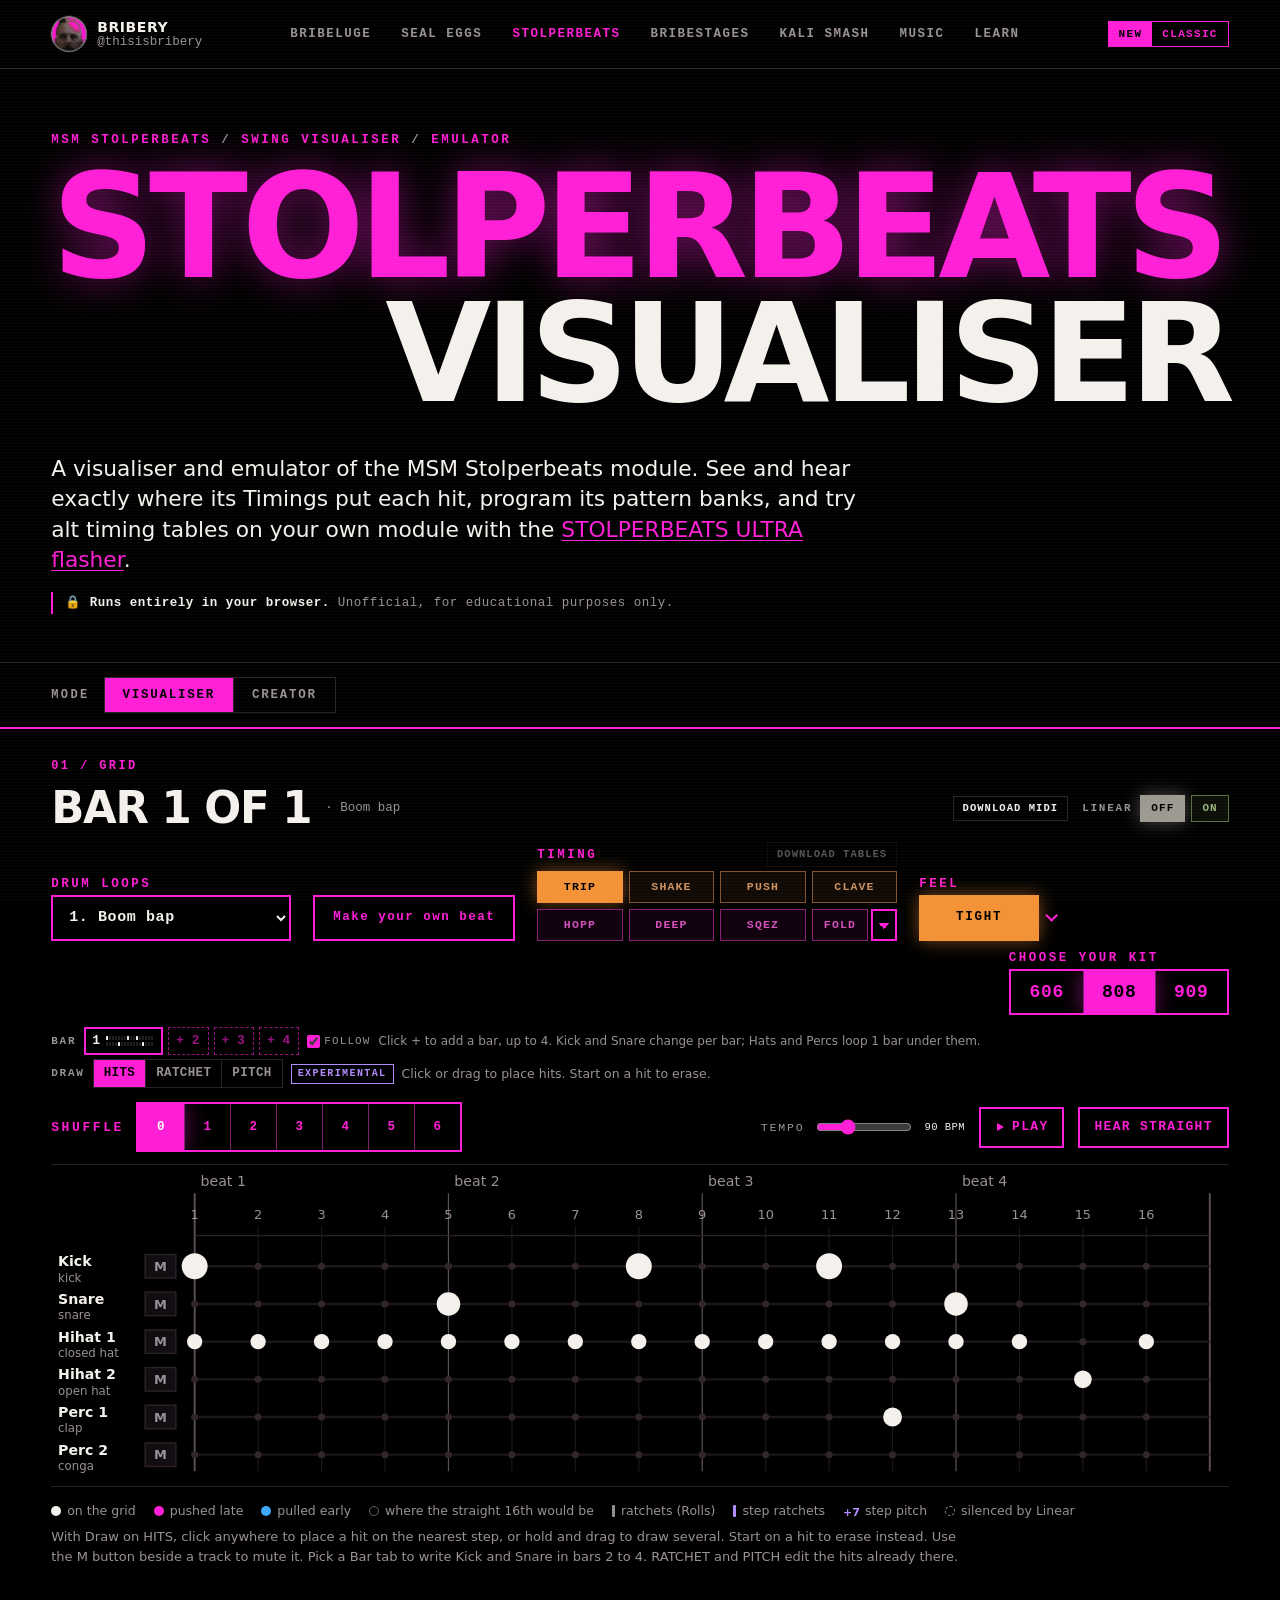
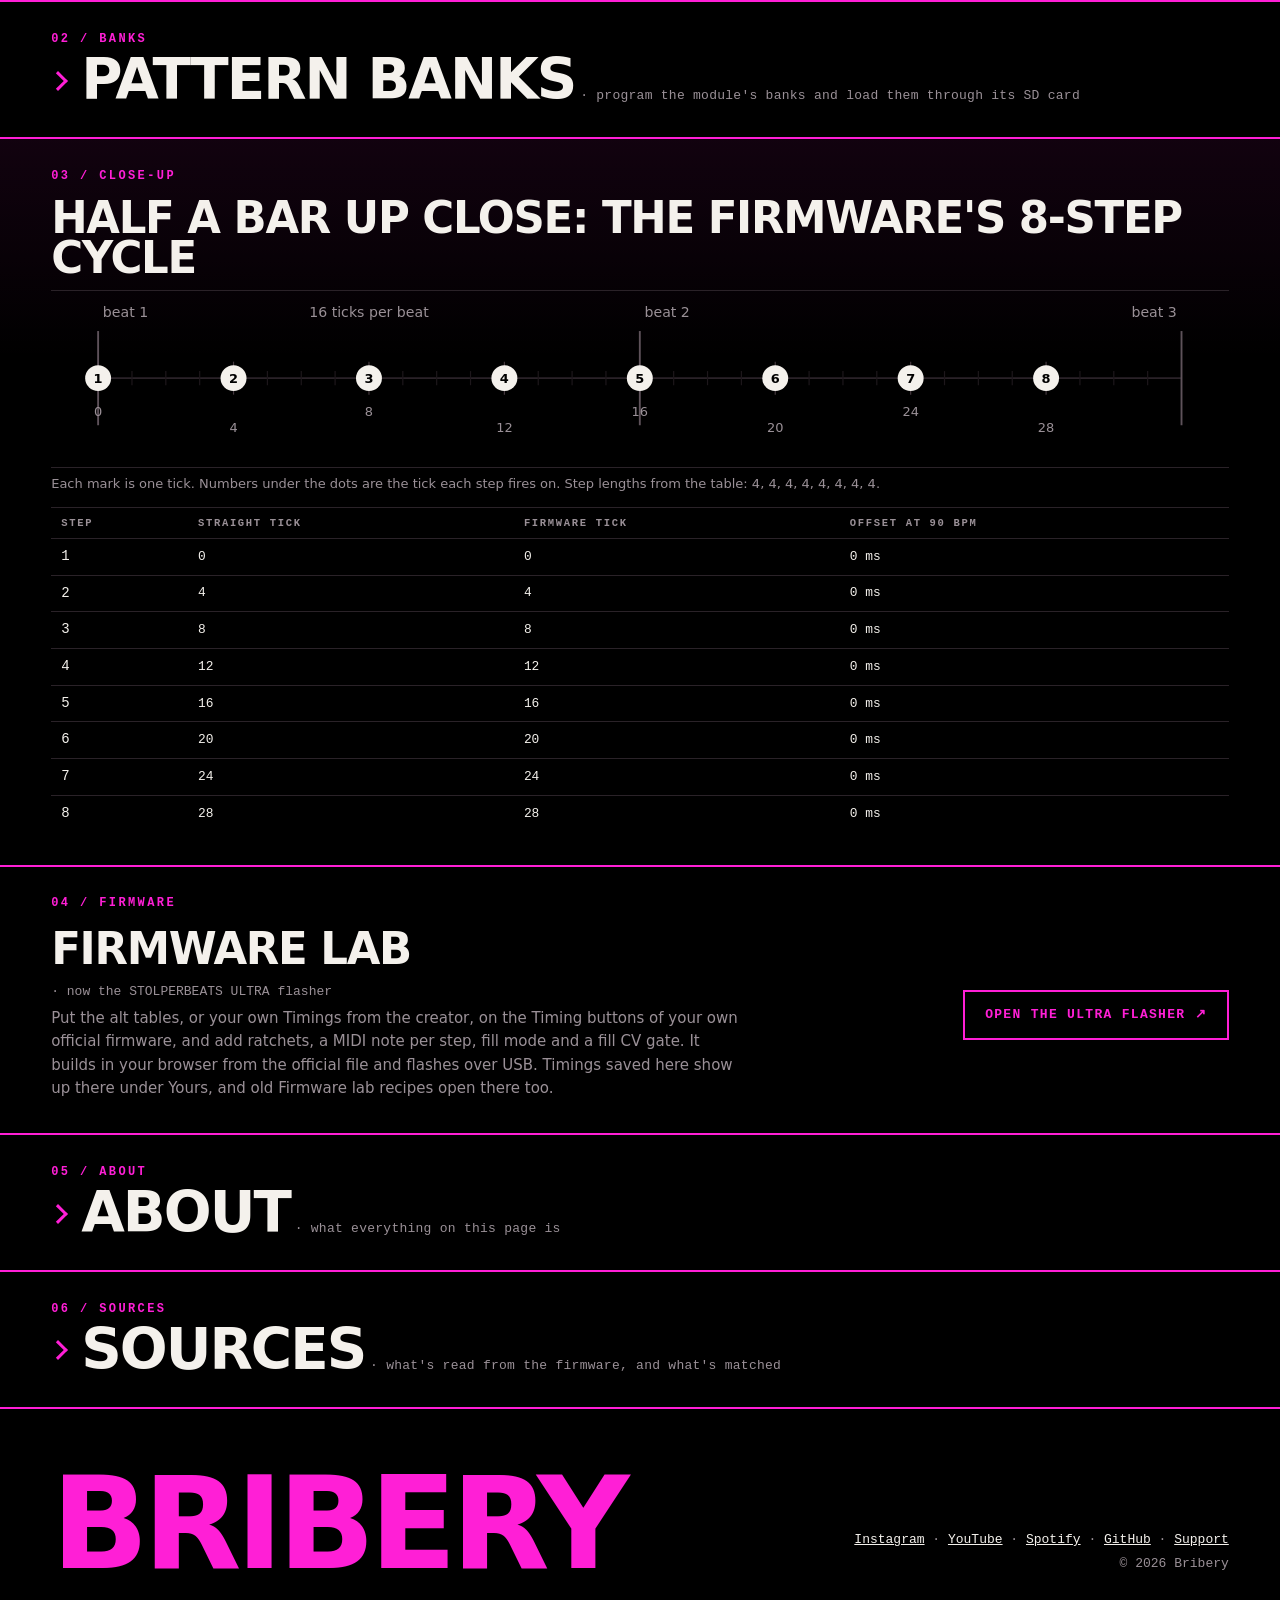
<file: stolperbeats/visualiser/index.html>
<!doctype html>
<html lang="en" data-theme="dark">
<head>
<meta charset="utf-8">
<meta name="viewport" content="width=device-width,initial-scale=1">
<title>Stolperbeats Visualiser</title>
<link rel="icon" type="image/png" sizes="32x32" href="/assets/favicon-32.png">
<link rel="icon" type="image/png" sizes="64x64" href="/assets/favicon-64.png">
<link rel="apple-touch-icon" href="/assets/apple-touch-icon.png">
<meta name="theme-color" content="#000000">
<meta name="description" content="See and hear where the MSM Stolperbeats module's Timings put each hit, program its pattern banks, and make your own Timing tables for the STOLPERBEATS ULTRA flasher.">
<script>try{ if(localStorage.getItem("stolperbeats-shuffle-map:theme")==="light") document.documentElement.setAttribute("data-theme","light"); }catch(e){}</script>
<link rel="stylesheet" href="/assets/site.css">
<style data-bx="classic">
:root{
  --bg:#f5f4f0;--panel:#ffffff;--text:#1a1a19;--muted:#68665f;--line:#dcd9d1;--grid:#e9e7e0;
  --beat:#9a978d;--slot:#c9c5ba;--ghost:#a9a69c;--late:#cf3426;--early:#2c67cf;--on:#1a1a19;
  --chip:#efede7;--accent:#cf3426;--accent-ink:#fff;--track:#e3e0d8;--ok:#2f8f4e;--warn:#b7791f;
  --orange:#e8590c;--green:#1f9d55;--green-soft:#e3f4ea;--green-ink:#fff;--empty:#d6d3ca;--ext:#7048e8;
}
@media (prefers-color-scheme: dark){
  :root:not([data-theme="light"]){
    --bg:#10100f;--panel:#1a1a18;--text:#ecebe6;--muted:#9c9a90;--line:#33322d;--grid:#262521;
    --beat:#76746b;--slot:#45443e;--ghost:#605e57;--late:#ff6a5c;--early:#6d9fff;--on:#ecebe6;
    --chip:#25241f;--accent:#ff5546;--accent-ink:#fff;--track:#2c2b27;--ok:#5ccf83;--warn:#e9b04f;
    --orange:#ff8a3d;--green:#2fbf6b;--green-soft:#173524;--green-ink:#08140d;--empty:#3a3934;--ext:#a991ff;
  }
}
:root[data-theme="dark"]{
  --bg:#10100f;--panel:#1a1a18;--text:#ecebe6;--muted:#9c9a90;--line:#33322d;--grid:#262521;
  --beat:#76746b;--slot:#45443e;--ghost:#605e57;--late:#ff6a5c;--early:#6d9fff;--on:#ecebe6;
  --chip:#25241f;--accent:#ff5546;--accent-ink:#fff;--track:#2c2b27;--ok:#5ccf83;--warn:#e9b04f;
  --orange:#ff8a3d;--green:#2fbf6b;--green-soft:#173524;--green-ink:#08140d;--empty:#3a3934;--ext:#a991ff;
}
*{box-sizing:border-box}
body{margin:0;background:var(--bg);color:var(--text);font:15px/1.55 -apple-system,BlinkMacSystemFont,"Inter","Segoe UI",Roboto,sans-serif}
main{max-width:1060px;margin:0 auto;padding:36px 16px 72px}
h1{font-size:30px;line-height:1.15;margin:0 0 8px;letter-spacing:-.01em}
h2{font-size:17px;margin:0}
p{margin:0 0 12px}
.lede{color:var(--muted);max-width:760px;margin-bottom:24px}
.mono{font-family:ui-monospace,"SF Mono",Menlo,monospace;font-size:.92em}
.card{background:var(--panel);border:1px solid var(--line);border-radius:12px;padding:20px;margin-bottom:20px}

/* module-style control panel */
.ctl-label{font-size:12px;letter-spacing:.06em;text-transform:uppercase;color:var(--muted);margin-bottom:8px}
.knob input{width:100%;margin:0;-webkit-appearance:none;appearance:none;background:transparent;height:28px;cursor:pointer}
.knob input::-webkit-slider-runnable-track{height:6px;border-radius:3px;background:var(--track)}
.knob input::-moz-range-track{height:6px;border-radius:3px;background:var(--track)}
.knob input::-webkit-slider-thumb{-webkit-appearance:none;width:22px;height:22px;border-radius:50%;background:var(--accent);border:3px solid var(--panel);box-shadow:0 0 0 1px var(--accent);margin-top:-8px}
.knob input::-moz-range-thumb{width:16px;height:16px;border-radius:50%;background:var(--accent);border:3px solid var(--panel);box-shadow:0 0 0 1px var(--accent)}
/* Shuffle: big 0-6 buttons on the transport row, right above the grid (the range input stays for the code, hidden) */
.knob{display:flex;align-items:center;gap:8px 12px;flex-wrap:wrap}
.knob .ctl-label{margin:0;font-size:13px;font-weight:800;letter-spacing:.08em;color:var(--accent)}
.knob .ctl-label .bypass{position:absolute;left:0;top:100%;margin-top:2px;font-size:10.5px;white-space:nowrap}
#shuffle,#shufv{display:none}
.detents{display:inline-flex;border:2px solid var(--accent)}
.detents button{min-width:42px;height:40px;padding:0 10px;font-size:17px;font-weight:800;color:var(--accent)}
.detents button+button{border-left:1px solid color-mix(in srgb,var(--accent) 40%,var(--line))}
.detents button:hover{background:color-mix(in srgb,var(--accent) 14%,transparent)}
.knob .detents button[aria-pressed=true]{background:var(--accent);color:#fff}
.tplay{display:flex;align-items:center;gap:8px 14px;flex-wrap:wrap}
/* transport: sits on the grid's tool row, right above the grid */
.transport{flex:1 1 100%;display:flex;align-items:center;justify-content:space-between;gap:12px 24px;flex-wrap:wrap;margin:6px 0 2px}
.tempo{display:flex;align-items:center;gap:10px;font-size:14px;color:var(--muted)}
.tempo input{width:130px;accent-color:var(--accent)}
.row{display:flex;gap:8px;flex-wrap:wrap;align-items:center}
.btn{border:1px solid var(--line);background:var(--chip);color:var(--text);border-radius:8px;padding:7px 14px;font:inherit;font-size:14px;cursor:pointer;display:inline-flex;align-items:center;gap:7px}
.btn[aria-pressed=true]{border-color:var(--text)}
.btn svg{width:11px;height:11px;fill:currentColor}
.seg{display:inline-flex;border:1px solid var(--line);border-radius:8px;overflow:hidden}
.seg button{border:0;background:transparent;color:var(--muted);padding:6px 12px;font:inherit;font-size:14px;font-weight:600;cursor:pointer;font-variant-numeric:tabular-nums}
.seg button+button{border-left:1px solid var(--line)}
.seg button[aria-pressed=true]{background:var(--text);color:var(--panel)}
.kitlabel{font-size:14px;color:var(--text);font-weight:600}

/* readout: fixed geometry so switching Timing never moves the grid */
.readout{display:grid;grid-template-columns:minmax(0,1.5fr) minmax(0,1fr) minmax(0,1fr);gap:8px 18px;align-self:start}
.ro-desc{grid-column:1/-1;grid-row:2}
.ro-k{display:block;font-size:11px;letter-spacing:.06em;text-transform:uppercase;color:var(--muted);margin-bottom:2px}
.ro-v{display:-webkit-box;-webkit-box-orient:vertical;-webkit-line-clamp:2;overflow:hidden;line-height:1.4;height:2.8em;font-size:14px}
.ro-v .sub{color:var(--muted)}

/* beat pickers */
.barhead{display:flex;align-items:baseline;gap:8px;margin-bottom:12px;min-width:0}
.status{font-size:13px;color:var(--muted);white-space:nowrap;overflow:hidden;text-overflow:ellipsis;min-width:0}
.pickers{display:flex;gap:14px;align-items:stretch;flex-wrap:wrap;margin-bottom:14px}
.presets{border:1px solid var(--line);border-radius:10px;padding:8px 12px 12px;margin:0;flex:1 1 520px;min-width:0}
.presets legend{font-size:11px;letter-spacing:.06em;text-transform:uppercase;color:var(--muted);padding:0 6px}
.beats{display:flex;flex-wrap:wrap;gap:6px}
.bbtn{border:1px solid var(--line);background:transparent;color:var(--text);border-radius:999px;padding:5px 12px;font:inherit;font-size:13px;cursor:pointer}
.bbtn[aria-pressed=true]{background:var(--text);border-color:var(--text);color:var(--panel)}
.bbtn .n{color:var(--muted);margin-right:4px;font-variant-numeric:tabular-nums}
.bbtn[aria-pressed=true] .n{color:inherit;opacity:.6}
.mine-box{display:flex;flex-direction:column;justify-content:center;gap:8px;align-items:flex-start}
.mine{border:1.5px solid var(--green);background:var(--green-soft);color:var(--green);border-radius:999px;padding:8px 18px;font:inherit;font-size:14px;font-weight:700;cursor:pointer;letter-spacing:.02em}
.mine[aria-pressed=true]{background:var(--green);color:var(--green-ink);box-shadow:0 0 0 3px color-mix(in srgb,var(--green) 25%,transparent)}
.clear{border:0;background:transparent;color:var(--muted);font:inherit;font-size:13px;cursor:pointer;padding:0 4px;text-decoration:underline;text-underline-offset:2px}

.scroll{overflow-x:auto;-webkit-overflow-scrolling:touch}
.scroll svg{display:block;width:100%;min-width:680px;height:auto}
#bar .mute:focus-visible rect{stroke:var(--accent);stroke-width:2}
#bar{cursor:crosshair;touch-action:pan-y;user-select:none;-webkit-user-select:none}
.legend{display:flex;gap:16px;flex-wrap:wrap;font-size:13px;color:var(--muted);margin-top:10px}
.legend i{display:inline-block;width:10px;height:10px;border-radius:50%;margin-right:6px;vertical-align:-1px}
.hint{font-size:13px;color:var(--muted);margin:6px 0 0}

table{border-collapse:collapse;width:100%;font-size:14px;margin-top:12px}
th,td{text-align:left;padding:7px 10px;border-top:1px solid var(--line);font-variant-numeric:tabular-nums}
th{font-weight:600;color:var(--muted);font-size:12px;letter-spacing:.04em;text-transform:uppercase;border-top:0}
td.late{color:var(--late)} td.early{color:var(--early)}

.prov{display:grid;grid-template-columns:1fr 1fr;gap:20px}
.prov ul{margin:0;padding-left:18px;color:var(--muted);font-size:14px}
.prov li{margin-bottom:6px}
.prov h3{font-size:14px;margin:0 0 8px}
.ok{color:var(--ok)} .warn{color:var(--warn)}
.prov .wide{grid-column:1/-1;padding-top:16px;border-top:1px solid var(--line)}

/* Feel: backlit buttons in the manual's colours */
.tilerow{min-width:0;align-self:start}
.feels{display:grid;grid-template-columns:repeat(4,1fr);gap:8px}
.feel-item{display:flex;flex-direction:column;gap:7px;min-width:0}
.lampbtn{width:100%;border-radius:6px;padding:7px 4px;font:inherit;font-size:12px;font-weight:800;letter-spacing:.12em;cursor:pointer;
  color:var(--muted);border:1px solid color-mix(in srgb,var(--lamp) 35%,var(--line));
  background:color-mix(in srgb,var(--lamp) 16%,var(--chip));
  box-shadow:inset 0 1px 4px rgba(0,0,0,.28);transition:background .3s ease,box-shadow .3s ease}
.tiles{display:grid;grid-template-columns:repeat(2,auto);gap:6px}
.tile{border-radius:3px;padding:6px 12px;letter-spacing:.08em;width:auto}
.linear-desc{font-size:12.5px;line-height:1.35;color:var(--muted);margin:0;max-width:340px;min-height:2.7em}
.lampbtn:hover{background:color-mix(in srgb,var(--lamp) 26%,var(--chip))}
.lampbtn[aria-pressed=true],.lampbtn.on{color:#141414;border-color:color-mix(in srgb,var(--lamp) 70%,#000);
  background:radial-gradient(ellipse at 50% 40%,color-mix(in srgb,var(--lamp) 45%,#fff) 0%,var(--lamp) 60%,color-mix(in srgb,var(--lamp) 82%,#000) 100%);
  box-shadow:0 0 16px 1px color-mix(in srgb,var(--lamp) 55%,transparent),inset 0 0 10px rgba(255,255,255,.35)}
.row-desc{margin:7px 0 0;font-size:12.5px;line-height:1.35;color:var(--muted);height:1.35em;white-space:nowrap;overflow:hidden;text-overflow:ellipsis}
.tilerow .ctl-label{display:flex;gap:8px}
.tilerow .bypass{margin-left:0}
.tilerow.bypassed .feels,.tilerow.bypassed .timings,.tilerow.bypassed .feeldrop summary{filter:grayscale(1);opacity:.4;transition:filter .9s ease,opacity .9s ease}
/* Timing: Stolperbeats' four buttons, then the alt tables, each group captioned like a panel silkscreen */
.timings{display:grid;grid-template-columns:1fr;gap:8px}
.tgroup{min-width:0}
.tbtns{display:grid;grid-template-columns:repeat(var(--cols),1fr);gap:8px}
.tgroup.stolper .tbtns{--cols:4} .tgroup.alt .tbtns{--cols:5}
.reslabel{font-size:11px;letter-spacing:.06em;text-transform:uppercase;color:var(--muted)}
.morebtn .caret{font-size:9px;letter-spacing:0;margin-left:3px}
.tcap{display:block;margin-top:6px;padding-top:3px;border-top:1px solid var(--line);font-size:10px;letter-spacing:.1em;text-transform:uppercase;color:var(--muted);text-align:center}
.tilerow.bypassed .bypass{opacity:1}
.legend i.rolltick{width:3px;height:12px;border-radius:1px;background:var(--text);opacity:.6;vertical-align:-2px}

/* byline and theme button, shared with the STOLPERBEATS ULTRA flasher */
:root{--pink:#ff1fd6}
.byline{display:flex;align-items:center;gap:12px;margin-bottom:16px}
.coinlink{display:inline-flex;align-items:center;gap:10px;text-decoration:none;color:var(--text);background:var(--chip);border:1px solid var(--line);border-radius:999px;padding:4px 14px 4px 4px;font-size:14px;line-height:1.25}
.coinlink:hover{border-color:var(--pink)}
.coinlink b{font-weight:700}
.coinlink small{display:block;white-space:nowrap;color:var(--muted);font-size:12.5px}
.coin{display:block;width:40px;height:40px;perspective:220px;flex:0 0 auto}
.coin-inner{display:block;position:relative;width:100%;height:100%;transform-style:preserve-3d;animation:coinspin 4s steps(24) infinite}
.coinlink:hover .coin-inner{animation-duration:2s}
.coin img{position:absolute;inset:0;width:100%;height:100%;border-radius:50%;backface-visibility:hidden;-webkit-backface-visibility:hidden}
.coin img{transform:translateZ(2.5px)}
.coin .back{transform:rotateY(180deg) translateZ(2.5px)}
.coin .edge{display:block;position:absolute;left:50%;top:8%;width:5px;height:84%;margin-left:-2.5px;background:linear-gradient(#9a9a9a,#6f6f6f 50%,#4a4a4a);transform:rotateY(90deg)}
@keyframes coinspin{to{transform:rotateY(360deg)}}
@media (prefers-reduced-motion:reduce){.coin-inner{animation:none}}
.themebtn{margin-left:auto;background:var(--chip);color:var(--text);border:1px solid var(--line);border-radius:8px;padding:7px 11px;font:600 13px/1.2 inherit;font-family:inherit;cursor:pointer}

/* Hear straight: button eases to orange and breathes; the Shuffle control greys out over a soft orange glow */
#ab{transition:background-color .9s ease,border-color .9s ease,color .9s ease}
#ab[aria-pressed=true]{background:var(--orange);border-color:var(--orange);color:#fff;animation:abPulse 2.4s ease-in-out infinite}
@keyframes abPulse{0%,100%{box-shadow:0 0 0 0 color-mix(in srgb,var(--orange) 45%,transparent)}50%{box-shadow:0 0 0 7px color-mix(in srgb,var(--orange) 0%,transparent)}}
.knob{position:relative}
.knob>*{position:relative;z-index:1}
.knob::before{content:"";position:absolute;inset:-10px -14px;border-radius:14px;z-index:0;pointer-events:none;opacity:0;
  background:radial-gradient(ellipse at center,color-mix(in srgb,var(--orange) 30%,transparent),transparent 72%);transition:opacity .9s ease}
.knob.bypassed::before{opacity:1;animation:glow 2.4s ease-in-out infinite}
@keyframes glow{0%,100%{opacity:.45}50%{opacity:1}}
.knob input,.knob .detents{transition:filter .9s ease,opacity .9s ease}
.knob.bypassed input,.knob.bypassed .detents{filter:grayscale(1);opacity:.4}
.bypass{color:var(--orange);font-weight:700;letter-spacing:.04em;opacity:0;transition:opacity .9s ease;margin-left:6px}
.knob.bypassed .bypass{opacity:1}
@media (prefers-reduced-motion:reduce){#ab[aria-pressed=true],.knob.bypassed::before{animation:none}}

/* collapsible sources */
.sources>summary{list-style:none;display:flex;align-items:center;gap:10px;cursor:pointer;font-size:15px}
.sources>summary::-webkit-details-marker{display:none}
.sources .chev{width:9px;height:9px;border-right:2px solid var(--muted);border-bottom:2px solid var(--muted);transform:rotate(-45deg);transition:transform .2s ease;flex:none;margin-right:2px}
.sources[open] .chev{transform:rotate(45deg)}
.sources .sum-sub{color:var(--muted);font-size:13px}
.sources .prov{margin-top:16px;padding-top:16px;border-top:1px solid var(--line)}
.about-body{margin-top:16px;padding-top:16px;border-top:1px solid var(--line);max-width:780px}
.about-body p{color:var(--muted);font-size:14px}
.about-body b{color:var(--text)}
.disclaimer{grid-column:1/-1;margin:4px 0 0;padding-top:14px;border-top:1px solid var(--line);font-size:13px;color:var(--muted)}

@media (max-width:900px){
}
@media (max-width:760px){
  #timing .lampbtn{letter-spacing:.03em}
  .morebtn .caret{display:none}
  .row-desc{white-space:normal;display:-webkit-box;-webkit-box-orient:vertical;-webkit-line-clamp:2;height:2.7em}
  .readout{gap:12px 16px}
  .ro-desc .ro-v{-webkit-line-clamp:3;height:4.2em}
  .prov{grid-template-columns:1fr}
  h1{font-size:25px}
  table{table-layout:fixed;font-size:13px}
  th,td{padding:7px 4px;overflow-wrap:anywhere}
  th{font-size:11px;letter-spacing:0}
}
/* compact layout: Timings, Feels, the Swing knob and the grid on one screen; fixed heights so the grid never moves */
main{padding-top:14px}
.pagehead{display:flex;gap:18px;align-items:center;margin-bottom:20px}
.pagehead .logo{flex:0 0 auto;width:56px;height:56px}
.pagehead .headtext{flex:1 1 auto;min-width:0}
.pagehead h1 .tool{color:var(--accent);letter-spacing:.04em}
.byline .modesw{margin-left:auto}
.byline .modesw+.themebtn{margin-left:0}
.privacy{display:inline-flex;gap:8px;align-items:center;margin-top:10px;font-size:13px;color:var(--muted);background:var(--chip);border:1px solid var(--line);border-radius:999px;padding:4px 12px}
.privacy b{color:var(--text);font-weight:600}

.pagehead h1{font-size:30px;line-height:1.1;margin:0}
.pagehead .lede{margin:4px 0 0;font-size:14.5px;line-height:1.5;max-width:none}
.dl{margin-left:auto;border:1px solid var(--line);background:var(--chip);color:var(--text);border-radius:6px;padding:1px 9px;font:inherit;font-size:11px;letter-spacing:.04em;text-transform:none;cursor:pointer;line-height:1.5}
.dl:hover:not(:disabled){border-color:var(--text)}
.dl:disabled{opacity:.4;cursor:not-allowed}
.sr-only{position:absolute;width:1px;height:1px;overflow:hidden;clip:rect(0 0 0 0);white-space:nowrap}
.barhead h2{font-size:15px}
.card{padding:14px 16px;margin-bottom:10px}
.ctl-label{margin-bottom:6px}
.tbtns,.feels{gap:6px}
.feels{grid-template-columns:repeat(4,1fr)}
.lampbtn{font-size:11px;letter-spacing:.08em;padding:6px 2px}
.tcap{margin-top:4px}
.row-desc{margin-top:5px}
.readout{gap:6px 14px}
.barhead{flex-wrap:wrap;margin-bottom:4px;row-gap:6px}
.barctl{margin-left:auto;display:flex;align-items:center;gap:8px;flex-wrap:wrap}
.barctl .kitlabel{font-size:12px;color:var(--muted);font-weight:600;margin-left:6px}
.barctl .seg button{padding:4px 10px;font-size:13px}
.barctl .tile{padding:4px 10px}
.pickers{margin-bottom:6px;gap:10px;align-items:center}
.presets{padding:0;border:0}
.beats{gap:5px}
.bbtn{font-size:12px;padding:2px 9px}
.mine{padding:6px 14px;font-size:13px}
/* Bar picker: Kick and Snare run 4 bars, each tab shows a mini map of that bar's Kick (top) and Snare (bottom) */
.barsel{display:flex;align-items:center;gap:8px;flex-wrap:wrap;margin:2px 0 4px}
.barsel .kitlabel{font-size:12px;color:var(--muted);font-weight:600}
.bartabs{display:inline-flex;gap:5px}
.btab{position:relative;display:flex;align-items:center;gap:6px;border:1px solid var(--line);background:transparent;color:var(--muted);border-radius:8px;padding:3px 8px 3px 7px;font:inherit;font-size:13px;font-weight:700;cursor:pointer;font-variant-numeric:tabular-nums}
.btab svg{display:block}
.btab .mk{fill:var(--muted);opacity:.22}
.btab .mk.on{fill:var(--text);opacity:.8}
.btab[aria-pressed=true]{border-color:var(--text);color:var(--text);box-shadow:inset 0 0 0 1px var(--text)}
.btab[aria-pressed=true] .mk.on{opacity:1}
.btab.playing::after{content:"";position:absolute;left:8px;right:8px;bottom:-4px;height:2px;border-radius:2px;background:var(--accent)}
.follow{display:inline-flex;align-items:center;gap:4px;font-size:12px;color:var(--muted);cursor:pointer;user-select:none}
.follow input{margin:0;accent-color:var(--accent)}
/* Step tools: hits, ratchets and pitch (experimental) */
.steptools{display:flex;align-items:center;gap:8px;flex-wrap:wrap;margin:2px 0 4px}
.steptools .kitlabel{font-size:12px;color:var(--muted);font-weight:600}
.steptools .seg button{padding:4px 10px;font-size:12.5px;letter-spacing:.03em}
.steptools .seg button[data-tool=ratchet][aria-pressed=true],.steptools .seg button[data-tool=pitch][aria-pressed=true]{background:var(--ext);color:#fff}
.exptag{font-size:10.5px;font-weight:700;letter-spacing:.06em;text-transform:uppercase;color:var(--ext);border:1px solid var(--ext);border-radius:5px;padding:1px 6px}
.toolnote{font-size:12.5px;color:var(--muted);flex:1 1 320px;line-height:1.4}
#bar.tool-ratchet,#bar.tool-pitch{cursor:ns-resize}
#bar.tool-ratchet{cursor:pointer}
.legend i.exttick{width:3px;height:12px;border-radius:1px;background:var(--ext);vertical-align:-2px}
.legend i.extnum{width:auto;height:auto;border-radius:0;font-style:normal;font-weight:700;font-size:11px;color:var(--ext);margin-right:5px}
.barnote{font-size:12px;color:var(--muted)}
/* Pattern banks: bank chips, the 24 pattern slots with mini maps, and the load/save bar */
#bankCard .bankbody{margin-top:14px;padding-top:12px;border-top:1px solid var(--line)}
#bankCard .barhead{margin-bottom:8px}
#bankCard .barhead .status{margin-left:0}
.bankrow{display:flex;flex-wrap:wrap;gap:5px;align-items:center;margin-bottom:8px}
.bchip{border:1px solid var(--line);background:transparent;color:var(--text);border-radius:999px;padding:2px 10px;font:inherit;font-size:12px;cursor:pointer;font-variant-numeric:tabular-nums}
.bchip[aria-pressed=true]{background:var(--text);border-color:var(--text);color:var(--panel)}
.bankrow select{font:inherit;font-size:12px;background:var(--chip);color:var(--text);border:1px solid var(--line);border-radius:6px;padding:1px 4px}
.bankrow .kitlabel{font-size:12px;color:var(--muted);font-weight:600;margin-left:8px}
/* SKETCH | MODULE switch, and the MODULE strip: Bank plus one encoder per track group, like the module's panel */
.srcseg button{letter-spacing:.06em;font-size:11.5px!important}
.srcseg button[data-src=module][aria-pressed=true]{background:var(--accent);color:#fff}
.modstrip{display:flex;flex-wrap:wrap;align-items:center;gap:6px 10px;margin:2px 0 8px;min-height:34px}
.modstrip[hidden]{display:none}
.pickers[hidden]{display:none}
/* Drum loops, Make your own beat, Choose your kit: one row above the bar tabs */
.pickers{display:flex;align-items:flex-end;gap:10px 22px;flex-wrap:wrap;margin:6px 0 12px}
.pick{display:flex;flex-direction:column;gap:4px}
.pick-label{font-size:12px;font-weight:800;letter-spacing:.08em;text-transform:uppercase;color:var(--accent)}
.loopsel{min-width:210px;height:40px;font:inherit;font-size:15px;font-weight:600;background:var(--chip);color:var(--text);border:2px solid var(--accent);border-radius:8px;padding:0 10px;cursor:pointer}
.pickers .mine{height:40px}
.kitpick{margin-left:auto}
/* Timing: the module's four on top, the alt tables below, the last slot a menu for the rest and your own */
#timingrow{flex:0 1 360px;min-width:280px}
.pickers .tilerow{align-self:auto}
.pickers .tilerow .pick-label{display:flex;align-items:center;gap:8px}
.timings{display:grid;grid-template-columns:repeat(4,minmax(0,1fr));gap:6px}
.timings .lampbtn{height:28px;padding:0 2px}
.timings .alt{--lamp:#45c472} .timings .mine{--lamp:var(--mine)}
/* last slot: the button plays the slot's Timing (FOLD to start), the arrow beside it picks another */
.tslot{display:flex;gap:3px;min-width:0}
.tslot .lampbtn{flex:1 1 auto;min-width:0}
.tmore{--arr:var(--accent);appearance:none;-webkit-appearance:none;flex:0 0 22px;width:22px;height:28px;padding:0;margin:0;cursor:pointer;
  color:transparent;border:1px solid var(--arr);border-radius:6px;background-color:transparent;
  background-image:linear-gradient(45deg,transparent 50%,var(--arr) 50%),linear-gradient(135deg,var(--arr) 50%,transparent 50%);
  background-position:calc(50% - 3px) 55%,calc(50% + 3px) 55%;background-size:6px 6px;background-repeat:no-repeat}
.tmore:hover{background-color:color-mix(in srgb,var(--arr) 18%,transparent)}
.tmore option,.tmore optgroup{background:var(--panel);color:var(--text);font-weight:600}
/* Feel: a menu whose closed face is the lit Feel tab; open it for the four tabs and the Timing readout */
.feelpick{position:relative}
.feeldrop>summary{list-style:none;display:flex;align-items:center;gap:6px;cursor:pointer}
.feeldrop>summary::-webkit-details-marker{display:none}
.feeldrop #feelNow{width:auto;min-width:110px;height:40px;display:inline-flex;align-items:center;justify-content:center;padding:0 14px}
.feeldrop .caret{width:9px;height:9px;border-right:2px solid var(--muted);border-bottom:2px solid var(--muted);transform:rotate(45deg) translateY(-3px);transition:transform .2s ease}
.feeldrop[open] .caret{transform:rotate(225deg) translate(-2px,-2px)}
.feelpop{position:absolute;z-index:30;top:calc(100% + 8px);right:0;width:min(560px,calc(100vw - 32px));background:var(--panel);border:1px solid var(--line);border-radius:10px;padding:14px 16px;box-shadow:0 14px 40px rgba(0,0,0,.45)}
.feelpop .row-desc{margin:7px 0 12px}
.kits{border:2px solid var(--accent)}
.kits button{min-width:64px;height:36px;font-size:16px;font-weight:800;color:var(--accent)}
.kits button[aria-pressed=true]{background:var(--accent);color:#fff}
.btab.addbar{border-style:dashed;opacity:.55}
.btab.addbar svg{display:none}
.btab.addbar:hover{opacity:1}
@media (max-width:760px){ .kitpick{margin-left:0} .loopsel{min-width:0;width:100%} .pick:first-child,#timingrow{flex:1 1 100%} .feelpick{position:static} .feelpop{position:static;width:auto;margin-top:8px} }
.slotbar[hidden],.trows[hidden],.bankrow[hidden]{display:none}
.encw{display:flex;align-items:center;gap:5px}
.encw .kitlabel{font-size:12px;color:var(--muted);font-weight:600}
.enc{display:inline-flex;align-items:stretch;border:1px solid var(--line);border-radius:8px;overflow:hidden}
.enc button{border:0;background:transparent;color:var(--muted);font:inherit;font-size:10px;padding:4px 6px;cursor:pointer}
.enc button:hover{color:var(--text);background:var(--chip)}
.enc .v{min-width:28px;display:flex;align-items:center;justify-content:center;font-weight:700;color:var(--text);font-variant-numeric:tabular-nums;font-size:14px;border-left:1px solid var(--line);border-right:1px solid var(--line);padding:3px 6px;cursor:ns-resize;outline:none}
.enc .v:focus-visible{box-shadow:inset 0 0 0 2px var(--accent)}
.enc.bank .v{min-width:60px}
.modnote{font-size:12px;color:var(--muted)}
/* Pattern banks panel: one row of 24 tiles per encoder */
.trows{display:flex;flex-direction:column;gap:6px}
.trow{display:grid;grid-template-columns:46px 1fr;gap:6px;align-items:center}
.trow .tl{font-size:12px;font-weight:600;color:var(--text)}
.tiles24{display:grid;grid-template-columns:repeat(24,minmax(0,1fr));gap:3px}
.ptile{position:relative;border:1px solid var(--line);background:transparent;border-radius:5px;padding:2px 2px 3px;cursor:pointer;color:var(--muted);font:inherit;font-size:9.5px;font-weight:700;line-height:1.1;min-width:0;font-variant-numeric:tabular-nums;text-align:left}
.ptile svg{display:block;width:100%;height:9px;margin-top:2px}
.ptile .bg{fill:var(--muted);opacity:.14}
.ptile .on{fill:var(--text);opacity:.85}
.ptile[aria-pressed=true]{border-color:var(--text);color:var(--text);box-shadow:inset 0 0 0 1px var(--text)}
@media (max-width:760px){ .tiles24{grid-template-columns:repeat(12,minmax(0,1fr))} .trow{grid-template-columns:1fr} }
.slotbar{display:flex;flex-wrap:wrap;align-items:center;gap:8px;margin-top:10px}
.slotbar .kitlabel{font-size:12px;color:var(--muted);font-weight:600;margin-left:4px}
.sbtn{border:1px solid var(--line);background:var(--chip);color:var(--text);border-radius:999px;padding:4px 12px;font:inherit;font-size:13px;font-weight:600;cursor:pointer}
.sbtn:hover:not(:disabled){border-color:var(--text)}
.sbtn.save{border-color:var(--green);color:var(--green);background:var(--green-soft)}
.sbtn:disabled{opacity:.4;cursor:not-allowed}
.trk{display:inline-flex;gap:4px;flex-wrap:wrap}
.trk button{border:1px solid var(--line);background:transparent;color:var(--muted);border-radius:6px;padding:1px 7px;font:inherit;font-size:12px;cursor:pointer}
.trk button[aria-pressed=true]{background:var(--chip);color:var(--text);border-color:var(--text)}
#bankMsg{min-height:1.4em;margin-top:6px}
#bankMsg.bad{color:var(--orange)}
.bankempty{color:var(--muted);font-size:13px;padding:14px 0}
.sdhelp{margin-top:6px;font-size:13px;color:var(--muted)}
.sdhelp summary{cursor:pointer;color:var(--text);font-weight:600}
.sdhelp ol{margin:8px 0 6px 18px;padding:0}
.sdhelp li{margin:3px 0}
.sdhelp p{margin:4px 0 0}
/* Firmware lab: now a link to the ULTRA flasher */
.fwlink{display:flex;align-items:center;gap:16px;flex-wrap:wrap}
.fwlink .fwtext{flex:1 1 320px;min-width:0;font-size:15px}
.fwlink .sum-sub{color:var(--muted);font-size:13px}
.fwlink .fwtext p{margin:4px 0 0;font-size:13px;color:var(--muted)}
a.sbtn{text-decoration:none;display:inline-block}
/* the logo and the title word turn teal in the creator */
body.creating .pagehead .tool{color:var(--mine)}
body.creating .pagehead .logo{--accent:var(--mine)}
/* VISUALISER | CREATOR switch. In the creator the half-bar card becomes the Timing creator and moves to just above the grid */
.modesw button{font-size:11.5px;letter-spacing:.06em;padding:6px 12px}
.modesw button[data-mode="1"][aria-pressed=true]{background:var(--mine);color:#06201e}
:root{--mine:#2bb5ae;--amber:#e09a1c} :root[data-theme="dark"]{--mine:#3fd0c9;--amber:#ffb627}
@media (prefers-color-scheme: dark){:root:not([data-theme="light"]){--mine:#3fd0c9;--amber:#ffb627}}
/* the half-bar card glows amber in the visualiser and teal in the creator, where it's the editor */
#halfCard{--hl:var(--amber);border:1.5px solid var(--hl);
  box-shadow:0 0 0 1px color-mix(in srgb,var(--hl) 35%,transparent),0 0 16px 1px color-mix(in srgb,var(--hl) 38%,transparent),inset 0 0 12px color-mix(in srgb,var(--hl) 10%,transparent);
  transition:border-color .4s ease,box-shadow .4s ease}
body.creating #halfCard{--hl:var(--mine)}
.halfhead{display:flex;align-items:baseline;gap:10px;flex-wrap:wrap;margin-bottom:10px}
.halfhead h2{flex:0 1 100%}
.halfsub{font-size:15px;font-weight:600;color:var(--mine);margin:2px 0 0}
body:not(.creating) .halfsub,body:not(.creating) .clevels{display:none}
.clevels{display:flex;align-items:center;gap:8px 10px;flex-wrap:wrap;margin:0 0 8px}
.clevels .seg button{min-width:38px;font-size:13px;padding:5px 10px}
.clevels .seg button[aria-pressed=true]{background:var(--mine);color:#06201e}
.clevels .clinfo{font-size:12.5px;color:var(--muted)}
#creatorrow{display:flex;flex-direction:column;gap:6px;min-width:0;margin-top:10px;padding-top:10px;border-top:1px solid var(--line)}
body:not(.creating) #creatorrow,body.creating #timingrow{display:none}
.tblwrap>summary{cursor:pointer;font-size:12px;color:var(--muted);margin-top:8px}
body:not(.creating) .tblwrap>summary{display:none}
#creatorrow .ctl-label{display:flex;align-items:center;gap:6px;margin-bottom:0;color:var(--mine);font-weight:700}
.cacts{margin-left:auto;display:flex;align-items:center;gap:6px}
.cacts .dl{margin-left:0}
a.dl{text-decoration:none;display:inline-block}
.cname{width:70px;border:1px solid var(--line);background:var(--chip);color:var(--text);border-radius:6px;padding:1px 7px;font:600 12px/1.5 ui-monospace,"SF Mono",Menlo,monospace;letter-spacing:.1em;text-transform:uppercase}
.cname:focus{outline:none;border-color:var(--mine)}
.crow{display:flex;align-items:center;gap:8px;min-width:0;height:26px}
.crow .seg button{font-size:11.5px;padding:3px 9px;letter-spacing:.03em;white-space:nowrap}
.crow .dl,.cacts .dl{white-space:nowrap}
.crow .seg button[aria-pressed=true]{background:var(--mine);color:#06201e}
.csel{background:var(--chip);color:var(--text);border:1px solid var(--line);border-radius:6px;font:inherit;font-size:12px;padding:2px 4px;height:24px}
.cbadge{margin-left:auto;font-size:11px;font-weight:700;letter-spacing:.05em;border:1px solid var(--ok);color:var(--ok);border-radius:999px;padding:1px 9px;white-space:nowrap}
.cbadge.warn{border-color:var(--warn);color:var(--warn)}
#cMsg.flash{color:var(--mine)} #cMsg.bad{color:var(--late)}
#beat.editing{touch-action:none;user-select:none;-webkit-user-select:none}
#beat:focus-visible{outline:2px solid var(--mine);outline-offset:2px;border-radius:6px}
#tbl tr.cur td{background:color-mix(in srgb,var(--mine) 12%,transparent)}
#tbl td.lens{letter-spacing:.02em}
@media (max-width:760px){ .crow{flex-wrap:wrap;height:auto} .pagehead{flex-wrap:wrap;gap:12px 14px;align-items:flex-start} .pagehead .logo{width:44px;height:44px} .pagehead h1{font-size:24px} .pagehead .headtext{flex-basis:calc(100% - 60px)} .byline{flex-wrap:wrap} }
@media (max-width:900px){
  .feels{grid-template-columns:repeat(4,1fr)}
}
@media (max-width:760px){
  .barctl{margin-left:0}
}
</style>
<style data-bx="new">
/* ===== new mode: the original layout rules, re-themed below ===== */

*{box-sizing:border-box}
body{margin:0;background:var(--bg);color:var(--text);font:15px/1.55 -apple-system,BlinkMacSystemFont,"Inter","Segoe UI",Roboto,sans-serif}
main{max-width:1060px;margin:0 auto;padding:36px 16px 72px}
h1{font-size:30px;line-height:1.15;margin:0 0 8px;letter-spacing:-.01em}
h2{font-size:17px;margin:0}
p{margin:0 0 12px}
.lede{color:var(--muted);max-width:760px;margin-bottom:24px}
.mono{font-family:ui-monospace,"SF Mono",Menlo,monospace;font-size:.92em}
.card{background:var(--panel);border:1px solid var(--line);border-radius:12px;padding:20px;margin-bottom:20px}

/* module-style control panel */
.ctl-label{font-size:12px;letter-spacing:.06em;text-transform:uppercase;color:var(--muted);margin-bottom:8px}
.knob input{width:100%;margin:0;-webkit-appearance:none;appearance:none;background:transparent;height:28px;cursor:pointer}
.knob input::-webkit-slider-runnable-track{height:6px;border-radius:3px;background:var(--track)}
.knob input::-moz-range-track{height:6px;border-radius:3px;background:var(--track)}
.knob input::-webkit-slider-thumb{-webkit-appearance:none;width:22px;height:22px;border-radius:50%;background:var(--accent);border:3px solid var(--panel);box-shadow:0 0 0 1px var(--accent);margin-top:-8px}
.knob input::-moz-range-thumb{width:16px;height:16px;border-radius:50%;background:var(--accent);border:3px solid var(--panel);box-shadow:0 0 0 1px var(--accent)}
/* Shuffle: big 0-6 buttons on the transport row, right above the grid (the range input stays for the code, hidden) */
.knob{display:flex;align-items:center;gap:8px 12px;flex-wrap:wrap}
.knob .ctl-label{margin:0;font-size:13px;font-weight:800;letter-spacing:.08em;color:var(--accent)}
.knob .ctl-label .bypass{position:absolute;left:0;top:100%;margin-top:2px;font-size:10.5px;white-space:nowrap}
#shuffle,#shufv{display:none}
.detents{display:inline-flex;border:2px solid var(--accent)}
.detents button{min-width:42px;height:40px;padding:0 10px;font-size:17px;font-weight:800;color:var(--accent)}
.detents button+button{border-left:1px solid color-mix(in srgb,var(--accent) 40%,var(--line))}
.detents button:hover{background:color-mix(in srgb,var(--accent) 14%,transparent)}
.knob .detents button[aria-pressed=true]{background:var(--accent);color:#fff}
.tplay{display:flex;align-items:center;gap:8px 14px;flex-wrap:wrap}
/* transport: sits on the grid's tool row, right above the grid */
.transport{flex:1 1 100%;display:flex;align-items:center;justify-content:space-between;gap:12px 24px;flex-wrap:wrap;margin:6px 0 2px}
.tempo{display:flex;align-items:center;gap:10px;font-size:14px;color:var(--muted)}
.tempo input{width:130px;accent-color:var(--accent)}
.row{display:flex;gap:8px;flex-wrap:wrap;align-items:center}
.btn{border:1px solid var(--line);background:var(--chip);color:var(--text);border-radius:8px;padding:7px 14px;font:inherit;font-size:14px;cursor:pointer;display:inline-flex;align-items:center;gap:7px}
.btn[aria-pressed=true]{border-color:var(--text)}
.btn svg{width:11px;height:11px;fill:currentColor}
.seg{display:inline-flex;border:1px solid var(--line);border-radius:8px;overflow:hidden}
.seg button{border:0;background:transparent;color:var(--muted);padding:6px 12px;font:inherit;font-size:14px;font-weight:600;cursor:pointer;font-variant-numeric:tabular-nums}
.seg button+button{border-left:1px solid var(--line)}
.seg button[aria-pressed=true]{background:var(--text);color:var(--panel)}
.kitlabel{font-size:14px;color:var(--text);font-weight:600}

/* readout: fixed geometry so switching Timing never moves the grid */
.readout{display:grid;grid-template-columns:minmax(0,1.5fr) minmax(0,1fr) minmax(0,1fr);gap:8px 18px;align-self:start}
.ro-desc{grid-column:1/-1;grid-row:2}
.ro-k{display:block;font-size:11px;letter-spacing:.06em;text-transform:uppercase;color:var(--muted);margin-bottom:2px}
.ro-v{display:-webkit-box;-webkit-box-orient:vertical;-webkit-line-clamp:2;overflow:hidden;line-height:1.4;height:2.8em;font-size:14px}
.ro-v .sub{color:var(--muted)}

/* beat pickers */
.barhead{display:flex;align-items:baseline;gap:8px;margin-bottom:12px;min-width:0}
.status{font-size:13px;color:var(--muted);white-space:nowrap;overflow:hidden;text-overflow:ellipsis;min-width:0}
.pickers{display:flex;gap:14px;align-items:stretch;flex-wrap:wrap;margin-bottom:14px}
.presets{border:1px solid var(--line);border-radius:10px;padding:8px 12px 12px;margin:0;flex:1 1 520px;min-width:0}
.presets legend{font-size:11px;letter-spacing:.06em;text-transform:uppercase;color:var(--muted);padding:0 6px}
.beats{display:flex;flex-wrap:wrap;gap:6px}
.bbtn{border:1px solid var(--line);background:transparent;color:var(--text);border-radius:999px;padding:5px 12px;font:inherit;font-size:13px;cursor:pointer}
.bbtn[aria-pressed=true]{background:var(--text);border-color:var(--text);color:var(--panel)}
.bbtn .n{color:var(--muted);margin-right:4px;font-variant-numeric:tabular-nums}
.bbtn[aria-pressed=true] .n{color:inherit;opacity:.6}
.mine-box{display:flex;flex-direction:column;justify-content:center;gap:8px;align-items:flex-start}
.mine{border:1.5px solid var(--green);background:var(--green-soft);color:var(--green);border-radius:999px;padding:8px 18px;font:inherit;font-size:14px;font-weight:700;cursor:pointer;letter-spacing:.02em}
.mine[aria-pressed=true]{background:var(--green);color:var(--green-ink);box-shadow:0 0 0 3px color-mix(in srgb,var(--green) 25%,transparent)}
.clear{border:0;background:transparent;color:var(--muted);font:inherit;font-size:13px;cursor:pointer;padding:0 4px;text-decoration:underline;text-underline-offset:2px}

.scroll{overflow-x:auto;-webkit-overflow-scrolling:touch}
.scroll svg{display:block;width:100%;min-width:680px;height:auto}
#bar .mute:focus-visible rect{stroke:var(--accent);stroke-width:2}
#bar{cursor:crosshair;touch-action:pan-y;user-select:none;-webkit-user-select:none}
.legend{display:flex;gap:16px;flex-wrap:wrap;font-size:13px;color:var(--muted);margin-top:10px}
.legend i{display:inline-block;width:10px;height:10px;border-radius:50%;margin-right:6px;vertical-align:-1px}
.hint{font-size:13px;color:var(--muted);margin:6px 0 0}

table{border-collapse:collapse;width:100%;font-size:14px;margin-top:12px}
th,td{text-align:left;padding:7px 10px;border-top:1px solid var(--line);font-variant-numeric:tabular-nums}
th{font-weight:600;color:var(--muted);font-size:12px;letter-spacing:.04em;text-transform:uppercase;border-top:0}
td.late{color:var(--late)} td.early{color:var(--early)}

.prov{display:grid;grid-template-columns:1fr 1fr;gap:20px}
.prov ul{margin:0;padding-left:18px;color:var(--muted);font-size:14px}
.prov li{margin-bottom:6px}
.prov h3{font-size:14px;margin:0 0 8px}
.ok{color:var(--ok)} .warn{color:var(--warn)}
.prov .wide{grid-column:1/-1;padding-top:16px;border-top:1px solid var(--line)}

/* Feel: backlit buttons in the manual's colours */
.tilerow{min-width:0;align-self:start}
.feels{display:grid;grid-template-columns:repeat(4,1fr);gap:8px}
.feel-item{display:flex;flex-direction:column;gap:7px;min-width:0}
.lampbtn{width:100%;border-radius:6px;padding:7px 4px;font:inherit;font-size:12px;font-weight:800;letter-spacing:.12em;cursor:pointer;
  color:var(--muted);border:1px solid color-mix(in srgb,var(--lamp) 35%,var(--line));
  background:color-mix(in srgb,var(--lamp) 16%,var(--chip));
  box-shadow:inset 0 1px 4px rgba(0,0,0,.28);transition:background .3s ease,box-shadow .3s ease}
.tiles{display:grid;grid-template-columns:repeat(2,auto);gap:6px}
.tile{border-radius:3px;padding:6px 12px;letter-spacing:.08em;width:auto}
.linear-desc{font-size:12.5px;line-height:1.35;color:var(--muted);margin:0;max-width:340px;min-height:2.7em}
.lampbtn:hover{background:color-mix(in srgb,var(--lamp) 26%,var(--chip))}
.lampbtn[aria-pressed=true],.lampbtn.on{color:#141414;border-color:color-mix(in srgb,var(--lamp) 70%,#000);
  background:radial-gradient(ellipse at 50% 40%,color-mix(in srgb,var(--lamp) 45%,#fff) 0%,var(--lamp) 60%,color-mix(in srgb,var(--lamp) 82%,#000) 100%);
  box-shadow:0 0 16px 1px color-mix(in srgb,var(--lamp) 55%,transparent),inset 0 0 10px rgba(255,255,255,.35)}
.row-desc{margin:7px 0 0;font-size:12.5px;line-height:1.35;color:var(--muted);height:1.35em;white-space:nowrap;overflow:hidden;text-overflow:ellipsis}
.tilerow .ctl-label{display:flex;gap:8px}
.tilerow .bypass{margin-left:0}
.tilerow.bypassed .feels,.tilerow.bypassed .timings,.tilerow.bypassed .feeldrop summary{filter:grayscale(1);opacity:.4;transition:filter .9s ease,opacity .9s ease}
/* Timing: Stolperbeats' four buttons, then the alt tables, each group captioned like a panel silkscreen */
.timings{display:grid;grid-template-columns:1fr;gap:8px}
.tgroup{min-width:0}
.tbtns{display:grid;grid-template-columns:repeat(var(--cols),1fr);gap:8px}
.tgroup.stolper .tbtns{--cols:4} .tgroup.alt .tbtns{--cols:5}
.reslabel{font-size:11px;letter-spacing:.06em;text-transform:uppercase;color:var(--muted)}
.morebtn .caret{font-size:9px;letter-spacing:0;margin-left:3px}
.tcap{display:block;margin-top:6px;padding-top:3px;border-top:1px solid var(--line);font-size:10px;letter-spacing:.1em;text-transform:uppercase;color:var(--muted);text-align:center}
.tilerow.bypassed .bypass{opacity:1}
.legend i.rolltick{width:3px;height:12px;border-radius:1px;background:var(--text);opacity:.6;vertical-align:-2px}

/* byline and theme button, shared with the STOLPERBEATS ULTRA flasher */
:root{--pink:#ff1fd6}
.byline{display:flex;align-items:center;gap:12px;margin-bottom:16px}
.coinlink{display:inline-flex;align-items:center;gap:10px;text-decoration:none;color:var(--text);background:var(--chip);border:1px solid var(--line);border-radius:999px;padding:4px 14px 4px 4px;font-size:14px;line-height:1.25}
.coinlink:hover{border-color:var(--pink)}
.coinlink b{font-weight:700}
.coinlink small{display:block;white-space:nowrap;color:var(--muted);font-size:12.5px}
.coin{display:block;width:40px;height:40px;perspective:220px;flex:0 0 auto}
.coin-inner{display:block;position:relative;width:100%;height:100%;transform-style:preserve-3d;animation:coinspin 4s steps(24) infinite}
.coinlink:hover .coin-inner{animation-duration:2s}
.coin img{position:absolute;inset:0;width:100%;height:100%;border-radius:50%;backface-visibility:hidden;-webkit-backface-visibility:hidden}
.coin img{transform:translateZ(2.5px)}
.coin .back{transform:rotateY(180deg) translateZ(2.5px)}
.coin .edge{display:block;position:absolute;left:50%;top:8%;width:5px;height:84%;margin-left:-2.5px;background:linear-gradient(#9a9a9a,#6f6f6f 50%,#4a4a4a);transform:rotateY(90deg)}
@keyframes coinspin{to{transform:rotateY(360deg)}}
@media (prefers-reduced-motion:reduce){.coin-inner{animation:none}}
.themebtn{margin-left:auto;background:var(--chip);color:var(--text);border:1px solid var(--line);border-radius:8px;padding:7px 11px;font:600 13px/1.2 inherit;font-family:inherit;cursor:pointer}

/* Hear straight: button eases to orange and breathes; the Shuffle control greys out over a soft orange glow */
#ab{transition:background-color .9s ease,border-color .9s ease,color .9s ease}
#ab[aria-pressed=true]{background:var(--orange);border-color:var(--orange);color:#fff;animation:abPulse 2.4s ease-in-out infinite}
@keyframes abPulse{0%,100%{box-shadow:0 0 0 0 color-mix(in srgb,var(--orange) 45%,transparent)}50%{box-shadow:0 0 0 7px color-mix(in srgb,var(--orange) 0%,transparent)}}
.knob{position:relative}
.knob>*{position:relative;z-index:1}
.knob::before{content:"";position:absolute;inset:-10px -14px;border-radius:14px;z-index:0;pointer-events:none;opacity:0;
  background:radial-gradient(ellipse at center,color-mix(in srgb,var(--orange) 30%,transparent),transparent 72%);transition:opacity .9s ease}
.knob.bypassed::before{opacity:1;animation:glow 2.4s ease-in-out infinite}
@keyframes glow{0%,100%{opacity:.45}50%{opacity:1}}
.knob input,.knob .detents{transition:filter .9s ease,opacity .9s ease}
.knob.bypassed input,.knob.bypassed .detents{filter:grayscale(1);opacity:.4}
.bypass{color:var(--orange);font-weight:700;letter-spacing:.04em;opacity:0;transition:opacity .9s ease;margin-left:6px}
.knob.bypassed .bypass{opacity:1}
@media (prefers-reduced-motion:reduce){#ab[aria-pressed=true],.knob.bypassed::before{animation:none}}

/* collapsible sources */
.sources>summary{list-style:none;display:flex;align-items:center;gap:10px;cursor:pointer;font-size:15px}
.sources>summary::-webkit-details-marker{display:none}
.sources .chev{width:9px;height:9px;border-right:2px solid var(--muted);border-bottom:2px solid var(--muted);transform:rotate(-45deg);transition:transform .2s ease;flex:none;margin-right:2px}
.sources[open] .chev{transform:rotate(45deg)}
.sources .sum-sub{color:var(--muted);font-size:13px}
.sources .prov{margin-top:16px;padding-top:16px;border-top:1px solid var(--line)}
.about-body{margin-top:16px;padding-top:16px;border-top:1px solid var(--line);max-width:780px}
.about-body p{color:var(--muted);font-size:14px}
.about-body b{color:var(--text)}
.disclaimer{grid-column:1/-1;margin:4px 0 0;padding-top:14px;border-top:1px solid var(--line);font-size:13px;color:var(--muted)}

@media (max-width:900px){
}
@media (max-width:760px){
  #timing .lampbtn{letter-spacing:.03em}
  .morebtn .caret{display:none}
  .row-desc{white-space:normal;display:-webkit-box;-webkit-box-orient:vertical;-webkit-line-clamp:2;height:2.7em}
  .readout{gap:12px 16px}
  .ro-desc .ro-v{-webkit-line-clamp:3;height:4.2em}
  .prov{grid-template-columns:1fr}
  h1{font-size:25px}
  table{table-layout:fixed;font-size:13px}
  th,td{padding:7px 4px;overflow-wrap:anywhere}
  th{font-size:11px;letter-spacing:0}
}
/* compact layout: Timings, Feels, the Swing knob and the grid on one screen; fixed heights so the grid never moves */
main{padding-top:14px}
.pagehead{display:flex;gap:18px;align-items:center;margin-bottom:20px}
.pagehead .logo{flex:0 0 auto;width:56px;height:56px}
.pagehead .headtext{flex:1 1 auto;min-width:0}
.pagehead h1 .tool{color:var(--accent);letter-spacing:.04em}
.byline .modesw{margin-left:auto}
.byline .modesw+.themebtn{margin-left:0}
.privacy{display:inline-flex;gap:8px;align-items:center;margin-top:10px;font-size:13px;color:var(--muted);background:var(--chip);border:1px solid var(--line);border-radius:999px;padding:4px 12px}
.privacy b{color:var(--text);font-weight:600}

.pagehead h1{font-size:30px;line-height:1.1;margin:0}
.pagehead .lede{margin:4px 0 0;font-size:14.5px;line-height:1.5;max-width:none}
.dl{margin-left:auto;border:1px solid var(--line);background:var(--chip);color:var(--text);border-radius:6px;padding:1px 9px;font:inherit;font-size:11px;letter-spacing:.04em;text-transform:none;cursor:pointer;line-height:1.5}
.dl:hover:not(:disabled){border-color:var(--text)}
.dl:disabled{opacity:.4;cursor:not-allowed}
.sr-only{position:absolute;width:1px;height:1px;overflow:hidden;clip:rect(0 0 0 0);white-space:nowrap}
.barhead h2{font-size:15px}
.card{padding:14px 16px;margin-bottom:10px}
.ctl-label{margin-bottom:6px}
.tbtns,.feels{gap:6px}
.feels{grid-template-columns:repeat(4,1fr)}
.lampbtn{font-size:11px;letter-spacing:.08em;padding:6px 2px}
.tcap{margin-top:4px}
.row-desc{margin-top:5px}
.readout{gap:6px 14px}
.barhead{flex-wrap:wrap;margin-bottom:4px;row-gap:6px}
.barctl{margin-left:auto;display:flex;align-items:center;gap:8px;flex-wrap:wrap}
.barctl .kitlabel{font-size:12px;color:var(--muted);font-weight:600;margin-left:6px}
.barctl .seg button{padding:4px 10px;font-size:13px}
.barctl .tile{padding:4px 10px}
.pickers{margin-bottom:6px;gap:10px;align-items:center}
.presets{padding:0;border:0}
.beats{gap:5px}
.bbtn{font-size:12px;padding:2px 9px}
.mine{padding:6px 14px;font-size:13px}
/* Bar picker: Kick and Snare run 4 bars, each tab shows a mini map of that bar's Kick (top) and Snare (bottom) */
.barsel{display:flex;align-items:center;gap:8px;flex-wrap:wrap;margin:2px 0 4px}
.barsel .kitlabel{font-size:12px;color:var(--muted);font-weight:600}
.bartabs{display:inline-flex;gap:5px}
.btab{position:relative;display:flex;align-items:center;gap:6px;border:1px solid var(--line);background:transparent;color:var(--muted);border-radius:8px;padding:3px 8px 3px 7px;font:inherit;font-size:13px;font-weight:700;cursor:pointer;font-variant-numeric:tabular-nums}
.btab svg{display:block}
.btab .mk{fill:var(--muted);opacity:.22}
.btab .mk.on{fill:var(--text);opacity:.8}
.btab[aria-pressed=true]{border-color:var(--text);color:var(--text);box-shadow:inset 0 0 0 1px var(--text)}
.btab[aria-pressed=true] .mk.on{opacity:1}
.btab.playing::after{content:"";position:absolute;left:8px;right:8px;bottom:-4px;height:2px;border-radius:2px;background:var(--accent)}
.follow{display:inline-flex;align-items:center;gap:4px;font-size:12px;color:var(--muted);cursor:pointer;user-select:none}
.follow input{margin:0;accent-color:var(--accent)}
/* Step tools: hits, ratchets and pitch (experimental) */
.steptools{display:flex;align-items:center;gap:8px;flex-wrap:wrap;margin:2px 0 4px}
.steptools .kitlabel{font-size:12px;color:var(--muted);font-weight:600}
.steptools .seg button{padding:4px 10px;font-size:12.5px;letter-spacing:.03em}
.steptools .seg button[data-tool=ratchet][aria-pressed=true],.steptools .seg button[data-tool=pitch][aria-pressed=true]{background:var(--ext);color:#fff}
.exptag{font-size:10.5px;font-weight:700;letter-spacing:.06em;text-transform:uppercase;color:var(--ext);border:1px solid var(--ext);border-radius:5px;padding:1px 6px}
.toolnote{font-size:12.5px;color:var(--muted);flex:1 1 320px;line-height:1.4}
#bar.tool-ratchet,#bar.tool-pitch{cursor:ns-resize}
#bar.tool-ratchet{cursor:pointer}
.legend i.exttick{width:3px;height:12px;border-radius:1px;background:var(--ext);vertical-align:-2px}
.legend i.extnum{width:auto;height:auto;border-radius:0;font-style:normal;font-weight:700;font-size:11px;color:var(--ext);margin-right:5px}
.barnote{font-size:12px;color:var(--muted)}
/* Pattern banks: bank chips, the 24 pattern slots with mini maps, and the load/save bar */
#bankCard .bankbody{margin-top:14px;padding-top:12px;border-top:1px solid var(--line)}
#bankCard .barhead{margin-bottom:8px}
#bankCard .barhead .status{margin-left:0}
.bankrow{display:flex;flex-wrap:wrap;gap:5px;align-items:center;margin-bottom:8px}
.bchip{border:1px solid var(--line);background:transparent;color:var(--text);border-radius:999px;padding:2px 10px;font:inherit;font-size:12px;cursor:pointer;font-variant-numeric:tabular-nums}
.bchip[aria-pressed=true]{background:var(--text);border-color:var(--text);color:var(--panel)}
.bankrow select{font:inherit;font-size:12px;background:var(--chip);color:var(--text);border:1px solid var(--line);border-radius:6px;padding:1px 4px}
.bankrow .kitlabel{font-size:12px;color:var(--muted);font-weight:600;margin-left:8px}
/* SKETCH | MODULE switch, and the MODULE strip: Bank plus one encoder per track group, like the module's panel */
.srcseg button{letter-spacing:.06em;font-size:11.5px!important}
.srcseg button[data-src=module][aria-pressed=true]{background:var(--accent);color:#fff}
.modstrip{display:flex;flex-wrap:wrap;align-items:center;gap:6px 10px;margin:2px 0 8px;min-height:34px}
.modstrip[hidden]{display:none}
.pickers[hidden]{display:none}
/* Drum loops, Make your own beat, Choose your kit: one row above the bar tabs */
.pickers{display:flex;align-items:flex-end;gap:10px 22px;flex-wrap:wrap;margin:6px 0 12px}
.pick{display:flex;flex-direction:column;gap:4px}
.pick-label{font-size:12px;font-weight:800;letter-spacing:.08em;text-transform:uppercase;color:var(--accent)}
.loopsel{min-width:210px;height:40px;font:inherit;font-size:15px;font-weight:600;background:var(--chip);color:var(--text);border:2px solid var(--accent);border-radius:8px;padding:0 10px;cursor:pointer}
.pickers .mine{height:40px}
.kitpick{margin-left:auto}
/* Timing: the module's four on top, the alt tables below, the last slot a menu for the rest and your own */
#timingrow{flex:0 1 360px;min-width:280px}
.pickers .tilerow{align-self:auto}
.pickers .tilerow .pick-label{display:flex;align-items:center;gap:8px}
.timings{display:grid;grid-template-columns:repeat(4,minmax(0,1fr));gap:6px}
.timings .lampbtn{height:28px;padding:0 2px}
.timings .alt{--lamp:#45c472} .timings .mine{--lamp:var(--mine)}
/* last slot: the button plays the slot's Timing (FOLD to start), the arrow beside it picks another */
.tslot{display:flex;gap:3px;min-width:0}
.tslot .lampbtn{flex:1 1 auto;min-width:0}
.tmore{--arr:var(--accent);appearance:none;-webkit-appearance:none;flex:0 0 22px;width:22px;height:28px;padding:0;margin:0;cursor:pointer;
  color:transparent;border:1px solid var(--arr);border-radius:6px;background-color:transparent;
  background-image:linear-gradient(45deg,transparent 50%,var(--arr) 50%),linear-gradient(135deg,var(--arr) 50%,transparent 50%);
  background-position:calc(50% - 3px) 55%,calc(50% + 3px) 55%;background-size:6px 6px;background-repeat:no-repeat}
.tmore:hover{background-color:color-mix(in srgb,var(--arr) 18%,transparent)}
.tmore option,.tmore optgroup{background:var(--panel);color:var(--text);font-weight:600}
/* Feel: a menu whose closed face is the lit Feel tab; open it for the four tabs and the Timing readout */
.feelpick{position:relative}
.feeldrop>summary{list-style:none;display:flex;align-items:center;gap:6px;cursor:pointer}
.feeldrop>summary::-webkit-details-marker{display:none}
.feeldrop #feelNow{width:auto;min-width:110px;height:40px;display:inline-flex;align-items:center;justify-content:center;padding:0 14px}
.feeldrop .caret{width:9px;height:9px;border-right:2px solid var(--muted);border-bottom:2px solid var(--muted);transform:rotate(45deg) translateY(-3px);transition:transform .2s ease}
.feeldrop[open] .caret{transform:rotate(225deg) translate(-2px,-2px)}
.feelpop{position:absolute;z-index:30;top:calc(100% + 8px);right:0;width:min(560px,calc(100vw - 32px));background:var(--panel);border:1px solid var(--line);border-radius:10px;padding:14px 16px;box-shadow:0 14px 40px rgba(0,0,0,.45)}
.feelpop .row-desc{margin:7px 0 12px}
.kits{border:2px solid var(--accent)}
.kits button{min-width:64px;height:36px;font-size:16px;font-weight:800;color:var(--accent)}
.kits button[aria-pressed=true]{background:var(--accent);color:#fff}
.btab.addbar{border-style:dashed;opacity:.55}
.btab.addbar svg{display:none}
.btab.addbar:hover{opacity:1}
@media (max-width:760px){ .kitpick{margin-left:0} .loopsel{min-width:0;width:100%} .pick:first-child,#timingrow{flex:1 1 100%} .feelpick{position:static} .feelpop{position:static;width:auto;margin-top:8px} }
.slotbar[hidden],.trows[hidden],.bankrow[hidden]{display:none}
.encw{display:flex;align-items:center;gap:5px}
.encw .kitlabel{font-size:12px;color:var(--muted);font-weight:600}
.enc{display:inline-flex;align-items:stretch;border:1px solid var(--line);border-radius:8px;overflow:hidden}
.enc button{border:0;background:transparent;color:var(--muted);font:inherit;font-size:10px;padding:4px 6px;cursor:pointer}
.enc button:hover{color:var(--text);background:var(--chip)}
.enc .v{min-width:28px;display:flex;align-items:center;justify-content:center;font-weight:700;color:var(--text);font-variant-numeric:tabular-nums;font-size:14px;border-left:1px solid var(--line);border-right:1px solid var(--line);padding:3px 6px;cursor:ns-resize;outline:none}
.enc .v:focus-visible{box-shadow:inset 0 0 0 2px var(--accent)}
.enc.bank .v{min-width:60px}
.modnote{font-size:12px;color:var(--muted)}
/* Pattern banks panel: one row of 24 tiles per encoder */
.trows{display:flex;flex-direction:column;gap:6px}
.trow{display:grid;grid-template-columns:46px 1fr;gap:6px;align-items:center}
.trow .tl{font-size:12px;font-weight:600;color:var(--text)}
.tiles24{display:grid;grid-template-columns:repeat(24,minmax(0,1fr));gap:3px}
.ptile{position:relative;border:1px solid var(--line);background:transparent;border-radius:5px;padding:2px 2px 3px;cursor:pointer;color:var(--muted);font:inherit;font-size:9.5px;font-weight:700;line-height:1.1;min-width:0;font-variant-numeric:tabular-nums;text-align:left}
.ptile svg{display:block;width:100%;height:9px;margin-top:2px}
.ptile .bg{fill:var(--muted);opacity:.14}
.ptile .on{fill:var(--text);opacity:.85}
.ptile[aria-pressed=true]{border-color:var(--text);color:var(--text);box-shadow:inset 0 0 0 1px var(--text)}
@media (max-width:760px){ .tiles24{grid-template-columns:repeat(12,minmax(0,1fr))} .trow{grid-template-columns:1fr} }
.slotbar{display:flex;flex-wrap:wrap;align-items:center;gap:8px;margin-top:10px}
.slotbar .kitlabel{font-size:12px;color:var(--muted);font-weight:600;margin-left:4px}
.sbtn{border:1px solid var(--line);background:var(--chip);color:var(--text);border-radius:999px;padding:4px 12px;font:inherit;font-size:13px;font-weight:600;cursor:pointer}
.sbtn:hover:not(:disabled){border-color:var(--text)}
.sbtn.save{border-color:var(--green);color:var(--green);background:var(--green-soft)}
.sbtn:disabled{opacity:.4;cursor:not-allowed}
.trk{display:inline-flex;gap:4px;flex-wrap:wrap}
.trk button{border:1px solid var(--line);background:transparent;color:var(--muted);border-radius:6px;padding:1px 7px;font:inherit;font-size:12px;cursor:pointer}
.trk button[aria-pressed=true]{background:var(--chip);color:var(--text);border-color:var(--text)}
#bankMsg{min-height:1.4em;margin-top:6px}
#bankMsg.bad{color:var(--orange)}
.bankempty{color:var(--muted);font-size:13px;padding:14px 0}
.sdhelp{margin-top:6px;font-size:13px;color:var(--muted)}
.sdhelp summary{cursor:pointer;color:var(--text);font-weight:600}
.sdhelp ol{margin:8px 0 6px 18px;padding:0}
.sdhelp li{margin:3px 0}
.sdhelp p{margin:4px 0 0}
/* Firmware lab: now a link to the ULTRA flasher */
.fwlink{display:flex;align-items:center;gap:16px;flex-wrap:wrap}
.fwlink .fwtext{flex:1 1 320px;min-width:0;font-size:15px}
.fwlink .sum-sub{color:var(--muted);font-size:13px}
.fwlink .fwtext p{margin:4px 0 0;font-size:13px;color:var(--muted)}
a.sbtn{text-decoration:none;display:inline-block}
/* the logo and the title word turn teal in the creator */
body.creating .pagehead .tool{color:var(--mine)}
body.creating .pagehead .logo{--accent:var(--mine)}
/* VISUALISER | CREATOR switch. In the creator the half-bar card becomes the Timing creator and moves to just above the grid */
.modesw button{font-size:11.5px;letter-spacing:.06em;padding:6px 12px}
.modesw button[data-mode="1"][aria-pressed=true]{background:var(--mine);color:#06201e}
/* the half-bar card glows amber in the visualiser and teal in the creator, where it's the editor */
#halfCard{--hl:var(--amber);border:1.5px solid var(--hl);
  box-shadow:0 0 0 1px color-mix(in srgb,var(--hl) 35%,transparent),0 0 16px 1px color-mix(in srgb,var(--hl) 38%,transparent),inset 0 0 12px color-mix(in srgb,var(--hl) 10%,transparent);
  transition:border-color .4s ease,box-shadow .4s ease}
body.creating #halfCard{--hl:var(--mine)}
.halfhead{display:flex;align-items:baseline;gap:10px;flex-wrap:wrap;margin-bottom:10px}
.halfhead h2{flex:0 1 100%}
.halfsub{font-size:15px;font-weight:600;color:var(--mine);margin:2px 0 0}
body:not(.creating) .halfsub,body:not(.creating) .clevels{display:none}
.clevels{display:flex;align-items:center;gap:8px 10px;flex-wrap:wrap;margin:0 0 8px}
.clevels .seg button{min-width:38px;font-size:13px;padding:5px 10px}
.clevels .seg button[aria-pressed=true]{background:var(--mine);color:#06201e}
.clevels .clinfo{font-size:12.5px;color:var(--muted)}
#creatorrow{display:flex;flex-direction:column;gap:6px;min-width:0;margin-top:10px;padding-top:10px;border-top:1px solid var(--line)}
body:not(.creating) #creatorrow,body.creating #timingrow{display:none}
.tblwrap>summary{cursor:pointer;font-size:12px;color:var(--muted);margin-top:8px}
body:not(.creating) .tblwrap>summary{display:none}
#creatorrow .ctl-label{display:flex;align-items:center;gap:6px;margin-bottom:0;color:var(--mine);font-weight:700}
.cacts{margin-left:auto;display:flex;align-items:center;gap:6px}
.cacts .dl{margin-left:0}
a.dl{text-decoration:none;display:inline-block}
.cname{width:70px;border:1px solid var(--line);background:var(--chip);color:var(--text);border-radius:6px;padding:1px 7px;font:600 12px/1.5 ui-monospace,"SF Mono",Menlo,monospace;letter-spacing:.1em;text-transform:uppercase}
.cname:focus{outline:none;border-color:var(--mine)}
.crow{display:flex;align-items:center;gap:8px;min-width:0;height:26px}
.crow .seg button{font-size:11.5px;padding:3px 9px;letter-spacing:.03em;white-space:nowrap}
.crow .dl,.cacts .dl{white-space:nowrap}
.crow .seg button[aria-pressed=true]{background:var(--mine);color:#06201e}
.csel{background:var(--chip);color:var(--text);border:1px solid var(--line);border-radius:6px;font:inherit;font-size:12px;padding:2px 4px;height:24px}
.cbadge{margin-left:auto;font-size:11px;font-weight:700;letter-spacing:.05em;border:1px solid var(--ok);color:var(--ok);border-radius:999px;padding:1px 9px;white-space:nowrap}
.cbadge.warn{border-color:var(--warn);color:var(--warn)}
#cMsg.flash{color:var(--mine)} #cMsg.bad{color:var(--late)}
#beat.editing{touch-action:none;user-select:none;-webkit-user-select:none}
#beat:focus-visible{outline:2px solid var(--mine);outline-offset:2px;border-radius:6px}
#tbl tr.cur td{background:color-mix(in srgb,var(--mine) 12%,transparent)}
#tbl td.lens{letter-spacing:.02em}
@media (max-width:760px){ .crow{flex-wrap:wrap;height:auto} .pagehead{flex-wrap:wrap;gap:12px 14px;align-items:flex-start} .pagehead .logo{width:44px;height:44px} .pagehead h1{font-size:24px} .pagehead .headtext{flex-basis:calc(100% - 60px)} .byline{flex-wrap:wrap} }
@media (max-width:900px){
  .feels{grid-template-columns:repeat(4,1fr)}
}
@media (max-width:760px){
  .barctl{margin-left:0}
}

/* ===== new mode: BRIBERY look ===== */
/* Palette. The drawings read these through var(--name), so every one is defined for black. */
:root{
  --bg:#000;--panel:#000;--text:#f4f1ec;--muted:#9a9097;--line:#2a2228;--grid:#1d171b;
  --beat:#5e525a;--slot:#45393f;--ghost:#6e6169;--late:#ff1fd6;--early:#3fa9ff;--on:#f4f1ec;
  --chip:#120d10;--accent:#ff1fd6;--accent-ink:#000;--track:#2a2228;--ok:#19ffe0;--warn:#ff8a1f;
  --orange:#ff8a1f;--green:#ff1fd6;--green-soft:transparent;--green-ink:#000;--empty:#30262c;--ext:#b28dff;
  --mine:#19ffe0;--amber:#ff1fd6;--pink:#ff1fd6;
  --sbx-mono:var(--bx-mono);--sbx-gut:var(--bx-gutter);
  color-scheme:dark;
}
html{background:#000}
body{background:#000;color:var(--text);font:15px/1.55 var(--bx-sans);-webkit-font-smoothing:antialiased;overflow-x:hidden}
::selection{background:var(--bx-pink);color:#000}
main a{color:inherit}
/* sharp corners everywhere except the round legend dots */
main *:not(.legend i){border-radius:0}

/* page frame: edge to edge, sections stacked and ruled */
main{max-width:none;margin:0;padding:0;display:flex;flex-direction:column;counter-reset:sbx}
main>*{min-width:0}
.pagehead{order:-2}
.byline{order:-1}

/* ---------- hero ---------- */
.pagehead{display:block;margin:0;padding:clamp(26px,5vw,64px) var(--sbx-gut) clamp(26px,4vw,48px)}
.pagehead .logo,.pagehead h1{display:none}
.pagehead .headtext{min-width:0}
.sbx-kick{margin-bottom:clamp(12px,2vw,22px)}
.sbx-mega{font-size:15.5vw}
.sbx-mega2{font-size:10vw;width:72%;margin:clamp(6px,1vw,14px) 0 0 auto;color:var(--text);text-shadow:none;text-align:right;line-height:.82;transition:color .4s ease}
.sbx-swap{display:inline-grid!important}
.sbx-swap>span{grid-area:1/1;text-align:right}
.sbx-c{visibility:hidden}
body.creating .sbx-mega2{color:var(--mine)}
body.creating .sbx-v{visibility:hidden}
body.creating .sbx-c{visibility:visible}
.pagehead .lede{margin:clamp(22px,3.4vw,44px) 0 0;max-width:60ch;color:var(--text);font-size:clamp(17px,1.7vw,22px);line-height:1.4;font-weight:500}
.pagehead .lede a{color:var(--bx-pink)!important;text-decoration-thickness:1px;text-underline-offset:3px}
.privacy{display:flex;width:max-content;max-width:100%;margin-top:16px;padding:2px 0 2px 12px;background:none;border:0;border-left:2px solid var(--bx-pink);font:12.5px/1.5 var(--sbx-mono);letter-spacing:.04em;color:var(--muted)}
.privacy b{color:var(--text);font-weight:700}

/* ---------- mode strip (VISUALISER | CREATOR) ---------- */
.byline{margin:0;padding:14px var(--sbx-gut);border-top:1px solid var(--line);gap:14px;flex-wrap:wrap}
.byline::before{content:"Mode";font:600 12px var(--sbx-mono);letter-spacing:.2em;text-transform:uppercase;color:var(--muted)}
.byline .coinlink,.byline .themebtn{display:none}
.byline .modesw{margin-left:0}
.modesw{border:2px solid var(--bx-pink)}
.modesw button{font:700 12.5px var(--sbx-mono)!important;letter-spacing:.14em!important;padding:10px 18px!important;color:var(--bx-pink)}
.modesw button+button{border-left:2px solid var(--bx-pink)}
.modesw button[aria-pressed=true]{background:var(--bx-pink);color:#000}
.modesw button[data-mode="1"][aria-pressed=true]{background:var(--mine);color:#000}
body.creating .modesw{border-color:var(--mine)}
body.creating .modesw button{color:var(--mine)}
body.creating .modesw button+button{border-left-color:var(--mine)}

/* ---------- sections, not cards ---------- */
.card{background:none;border:0;border-top:2px solid var(--bx-pink);margin:0;padding:clamp(18px,2.4vw,34px) var(--sbx-gut) clamp(20px,2.6vw,36px);counter-increment:sbx}
.card::before{content:counter(sbx,decimal-leading-zero) " / " attr(data-bx-label);display:block;font:600 12px/1 var(--sbx-mono);letter-spacing:.2em;text-transform:uppercase;color:var(--bx-pink);margin:0 0 clamp(10px,1.4vw,16px)}
details.card::before{content:none}
details.card{padding-top:0;padding-bottom:0}
details.card>summary{flex-wrap:wrap;padding:clamp(18px,2.4vw,32px) 0;gap:10px 14px;align-items:baseline}
details.card>summary::before{content:counter(sbx,decimal-leading-zero) " / " attr(data-bx-label);flex:0 0 100%;font:600 12px/1 var(--sbx-mono);letter-spacing:.2em;text-transform:uppercase;color:var(--bx-pink)}
details.card[open]>summary{padding-bottom:clamp(10px,1.4vw,16px)}
details.card[open]{padding-bottom:clamp(20px,2.6vw,36px)}
details.card>summary b{font-weight:900;font-size:clamp(28px,4.4vw,60px);line-height:.9;letter-spacing:-.035em;text-transform:uppercase}
details.card>summary .sum-sub{display:inline-block;margin-top:6px;font:13px var(--sbx-mono);letter-spacing:.02em;color:var(--muted)}
.sources .chev{width:14px;height:14px;border-color:var(--bx-pink);border-width:0 3px 3px 0;align-self:center}
.sources>summary:hover b{color:var(--bx-pink)}
.sources>summary:focus-visible{outline:2px solid var(--bx-pink);outline-offset:4px}

.barhead h2,.halfhead h2{font-weight:900;font-size:clamp(26px,3.4vw,48px);line-height:.92;letter-spacing:-.03em;text-transform:uppercase;margin:0}
.barhead{align-items:center;gap:10px 14px;margin-bottom:14px}
.status{font:12.5px var(--sbx-mono);color:var(--muted)}
.halfhead{margin-bottom:12px;gap:8px 16px;align-items:baseline}
.halfsub{font:600 clamp(15px,1.35vw,18px)/1.4 var(--bx-sans);color:var(--mine);max-width:70ch}

/* the half-bar section: rule in amber-pink, teal in the creator */
#halfCard{--hl:var(--bx-pink);border:0;border-top:2px solid var(--hl);box-shadow:none;
  background:linear-gradient(180deg,color-mix(in srgb,var(--hl) 7%,transparent),transparent 220px)}
#halfCard::before{color:var(--hl)}
body.creating #halfCard{--hl:var(--mine)}
.fwlink{gap:20px clamp(20px,4vw,56px);align-items:center}
.fwlink::before{flex:0 0 100%;margin:0!important}
.fwlink .fwtext{font-size:clamp(16px,1.4vw,19px)}
.fwlink .fwtext>b{font-weight:900;font-size:clamp(26px,3.4vw,48px);line-height:.92;letter-spacing:-.03em;text-transform:uppercase;display:block;margin-bottom:6px}
.fwlink .fwtext p{font-size:15px;max-width:72ch}

/* ---------- labels: mono uppercase ---------- */
.ctl-label,.reslabel,.kitlabel,.barctl .kitlabel,.barsel .kitlabel,.steptools .kitlabel,.bankrow .kitlabel,.slotbar .kitlabel,.encw .kitlabel,.ro-k,.tcap,.presets legend{
  font-family:var(--sbx-mono);font-weight:600;letter-spacing:.16em;text-transform:uppercase;color:var(--muted)}
.ctl-label{font-size:11.5px;align-items:center}
.kitlabel{font-size:11px!important}
.reslabel{font-size:10.5px}
.tcap{font-size:10px;letter-spacing:.14em;border-top-color:var(--line)}
.ro-k{font-size:10.5px;margin-bottom:4px}
.ro-v{font-size:14px}
.readout{border:0;padding:0}
.row-desc,.linear-desc,.hint,.legend,.toolnote,.barnote,.modnote,.sdhelp{color:var(--muted)}
.mono,.ro-v.mono{font-family:var(--sbx-mono)}
#shufv{color:var(--bx-pink)!important;font-weight:700;margin-left:6px}
.bypass{color:var(--orange)}

/* ---------- buttons ---------- */
.btn,.dl,.sbtn,.themebtn{font-family:var(--sbx-mono);text-transform:uppercase;letter-spacing:.1em;border-radius:0}
.btn{border:2px solid var(--bx-pink);background:transparent;color:var(--bx-pink);font-weight:700;font-size:13px;padding:10px 16px;transition:background .12s,color .12s}
.btn:hover{background:var(--bx-pink);color:#000}
.btn[aria-pressed=true]{border-color:var(--bx-pink);background:var(--bx-pink);color:#000}
.btn svg{width:10px;height:10px}
#ab[aria-pressed=true]{background:var(--orange);border-color:var(--orange);color:#000}
.dl{border:1px solid var(--line);background:transparent;color:var(--text);font-size:10.5px;font-weight:600;padding:3px 9px;line-height:1.6}
.dl:hover:not(:disabled){border-color:var(--bx-pink);color:var(--bx-pink)}
.dl:disabled{opacity:.35}
.sbtn{border:1px solid var(--line);background:transparent;color:var(--text);font-size:11.5px;font-weight:700;padding:6px 12px}
.sbtn:hover:not(:disabled){border-color:var(--bx-pink);color:var(--bx-pink)}
.sbtn.save,a.sbtn.save{border:2px solid var(--bx-pink);color:var(--bx-pink);background:transparent}
.sbtn.save:hover:not(:disabled){background:var(--bx-pink);color:#000}
.fwlink a.sbtn.save{font-size:13px;padding:13px 20px}
.clear{color:var(--muted);font-family:var(--sbx-mono);font-size:11.5px;letter-spacing:.06em;text-transform:uppercase}
.clear:hover{color:var(--bx-pink)}

.seg{border:1px solid var(--line);background:transparent}
.seg button{font-family:var(--sbx-mono);font-size:12px;letter-spacing:.06em;color:var(--muted)}
.seg button:hover{color:var(--text)}
.seg button+button{border-left:1px solid var(--line)}
.seg button[aria-pressed=true]{background:var(--bx-pink);color:#000}
.srcseg button[data-src=module][aria-pressed=true]{background:var(--bx-pink);color:#000}
.steptools .seg button[data-tool=ratchet][aria-pressed=true],.steptools .seg button[data-tool=pitch][aria-pressed=true]{background:var(--ext);color:#000}
.crow .seg button[aria-pressed=true]{background:var(--mine);color:#000}
.exptag{border-radius:0;font-family:var(--sbx-mono);font-size:10px;letter-spacing:.14em}

/* lamp buttons (Timing, Feel, Linear): flat, square, lit in their own colour */
.lampbtn{font-family:var(--sbx-mono);font-weight:700;letter-spacing:.1em;color:color-mix(in srgb,var(--lamp,var(--muted)) 55%,var(--muted));
  border:1px solid color-mix(in srgb,var(--lamp,var(--line)) 45%,var(--line));background:color-mix(in srgb,var(--lamp,#000) 7%,#000);box-shadow:none}
.lampbtn:hover{background:color-mix(in srgb,var(--lamp,#000) 18%,#000);color:var(--text)}
.lampbtn[aria-pressed=true],.lampbtn.on{color:#000;border-color:var(--lamp);background:var(--lamp);box-shadow:0 0 18px 0 color-mix(in srgb,var(--lamp) 50%,transparent)}
/* the alt tables wear the site pink; your own Timings keep the creator teal */
.timings .alt{--lamp:var(--bx-pink)}
.timings .lampbtn{height:32px;font-size:11.5px}
.tmore option,.tmore optgroup{background:#000;color:var(--text)}
.tmore{--arr:var(--bx-pink);height:32px;flex-basis:26px;width:26px;border-radius:0;border-width:2px}
.tmore:focus-visible{outline:2px solid var(--bx-pink);outline-offset:2px}
/* Feel menu: the lit tab is its face, the four tabs and the Timing readout open under it */
.feeldrop #feelNow{height:46px;min-width:120px;font-size:12.5px;letter-spacing:.14em}
.feeldrop .caret{border-color:var(--bx-pink)}
.feeldrop>summary:hover #feelNow{filter:brightness(1.12)}
.feeldrop>summary:focus-visible{outline:2px solid var(--bx-pink);outline-offset:3px}
.feelpop{background:#000;border:2px solid var(--bx-pink);border-radius:0;padding:16px 18px;box-shadow:0 18px 50px rgba(0,0,0,.7),0 0 24px var(--bx-pink-glow)}
.feelpop .feels .lampbtn{height:38px}

/* sliders */
.knob input::-webkit-slider-runnable-track{height:2px;border-radius:0;background:var(--line)}
.knob input::-moz-range-track{height:2px;border-radius:0;background:var(--line)}
.knob input::-webkit-slider-thumb{width:18px;height:18px;border-radius:0;background:var(--bx-pink);border:0;box-shadow:0 0 14px var(--bx-pink-glow);margin-top:-8px}
.knob input::-moz-range-thumb{width:18px;height:18px;border-radius:0;background:var(--bx-pink);border:0;box-shadow:0 0 14px var(--bx-pink-glow)}
.knob::before{border-radius:0}
/* Shuffle on the transport row: the loudest control on the page */
.knob .ctl-label{font:800 13px var(--sbx-mono);letter-spacing:.2em;color:var(--bx-pink)}
.knob::before{inset:-8px -10px}
.detents{border:2px solid var(--bx-pink)}
.detents button{font:800 20px var(--sbx-mono);min-width:46px;height:46px;color:var(--bx-pink);letter-spacing:0}
.detents button+button{border-left:1px solid color-mix(in srgb,var(--bx-pink) 40%,var(--line))}
.detents button:hover{background:color-mix(in srgb,var(--bx-pink) 16%,transparent);color:var(--text)}
.detents button[aria-pressed=true]{background:var(--bx-pink);color:#000;box-shadow:0 0 22px var(--bx-pink-glow)}
.tempo{font-family:var(--sbx-mono);font-size:11.5px;letter-spacing:.16em;text-transform:uppercase}
.tempo input{accent-color:var(--bx-pink)}
#bpmv{letter-spacing:.04em;color:var(--text)}
.transport .btn{padding:8px 14px}

/* drum presets and your beat */
.bbtn{border:1px solid var(--line);color:var(--text);font-size:12.5px;padding:3px 10px}
.bbtn:hover{border-color:var(--bx-pink)}
.bbtn .n{font-family:var(--sbx-mono);font-size:11px}
.bbtn[aria-pressed=true]{background:var(--bx-pink);border-color:var(--bx-pink);color:#000}
.mine{border:2px solid var(--bx-pink);background:transparent;color:var(--bx-pink);font-family:var(--sbx-mono);font-size:12px;letter-spacing:.12em;padding:8px 14px}
.mine:hover{background:color-mix(in srgb,var(--bx-pink) 14%,transparent)}
.mine[aria-pressed=true]{background:var(--bx-pink);color:#000;box-shadow:0 0 18px var(--bx-pink-glow)}

/* Drum loops, Make your own beat, Choose your kit */
.pick-label{font:800 12.5px var(--sbx-mono);letter-spacing:.2em;color:var(--bx-pink)}
.loopsel{border-radius:0;background:#000;color:var(--text);border:2px solid var(--bx-pink);font:700 15px var(--sbx-mono);letter-spacing:.04em;height:46px;min-width:240px;padding:0 12px}
.loopsel:focus-visible{outline:2px solid var(--bx-pink);outline-offset:2px}
.pickers .mine{height:46px;font-size:12.5px;font-weight:700;padding:0 18px}
.kits{border:2px solid var(--bx-pink)}
.kits button{font:800 18px var(--sbx-mono);min-width:72px;height:42px;color:var(--bx-pink);letter-spacing:.04em}
.kits button+button{border-left:1px solid color-mix(in srgb,var(--bx-pink) 40%,var(--line))}
.kits button:hover{background:color-mix(in srgb,var(--bx-pink) 16%,transparent);color:var(--text)}
.kits button[aria-pressed=true]{background:var(--bx-pink);color:#000;box-shadow:0 0 22px var(--bx-pink-glow)}
.transport .tempo input{width:96px}
#bankPlay[aria-pressed=true]{background:var(--bx-pink);color:#000}

/* bar tabs */
.btab{border:1px solid var(--line);font-family:var(--sbx-mono)}
.btab .mk.on{fill:var(--text)}
.btab[aria-pressed=true]{border-color:var(--bx-pink);color:var(--text);box-shadow:inset 0 0 0 1px var(--bx-pink)}
.btab.playing::after{background:var(--bx-pink);border-radius:0}
.btab.addbar{border-color:var(--bx-pink);color:var(--bx-pink);opacity:.6;box-shadow:none}
.btab.addbar:hover{opacity:1}
.follow{font-family:var(--sbx-mono);font-size:11px;letter-spacing:.1em;text-transform:uppercase}
.follow input{accent-color:var(--bx-pink)}

/* the grid and close-up SVGs sit on black, ruled top and bottom */
.scroll{border-top:1px solid var(--line);border-bottom:1px solid var(--line);margin-top:10px}
#halfCard .scroll{margin-top:0}
.legend{font-size:12.5px;margin-top:14px;gap:8px 18px}
.hint{font-size:13px;max-width:110ch}

/* banks */
.bchip{border:1px solid var(--line);font-family:var(--sbx-mono);font-size:11.5px}
.bchip[aria-pressed=true]{background:var(--bx-pink);border-color:var(--bx-pink);color:#000}
.bankrow select,.csel{background:#000;color:var(--text);border:1px solid var(--line);font-family:var(--sbx-mono)}
#bankCard .bankbody{border-top:1px solid var(--line)}
.trow{grid-template-columns:72px minmax(0,1fr)}
.trow .tl{font-family:var(--sbx-mono);font-size:11px;letter-spacing:.08em;text-transform:uppercase}
.ptile{border:1px solid var(--line);font-family:var(--sbx-mono)}
.ptile:hover{border-color:color-mix(in srgb,var(--bx-pink) 60%,var(--line))}
.ptile .on{fill:var(--text)}
.ptile[aria-pressed=true]{border-color:var(--bx-pink);color:var(--text);box-shadow:inset 0 0 0 1px var(--bx-pink)}
.trk button{border:1px solid var(--line);font-family:var(--sbx-mono);font-size:11px}
.trk button[aria-pressed=true]{background:transparent;color:var(--text);border-color:var(--bx-pink)}
.enc{border:1px solid var(--line)}
.enc button:hover{color:var(--bx-pink);background:transparent}
.enc .v{font-family:var(--sbx-mono);border-color:var(--line)}
.enc .v:focus-visible{box-shadow:inset 0 0 0 2px var(--bx-pink)}
.sdhelp summary{font-family:var(--sbx-mono);font-size:12px;letter-spacing:.12em;text-transform:uppercase}
.sdhelp summary:hover{color:var(--bx-pink)}
.bankempty{font-family:var(--sbx-mono);font-size:12px}

/* creator */
#creatorrow .ctl-label{color:var(--mine)}
#creatorrow{border-top-color:var(--line)}
.clevels .seg{border-color:var(--mine)}
.clevels .seg button{font:700 13px var(--sbx-mono);color:var(--mine)}
.clevels .seg button+button{border-left-color:color-mix(in srgb,var(--mine) 45%,var(--line))}
.clevels .seg button[aria-pressed=true]{background:var(--mine);color:#000}
.clevels .clinfo{font:12px var(--sbx-mono);letter-spacing:.04em}
.tblwrap>summary{font:600 11px var(--sbx-mono);letter-spacing:.14em;text-transform:uppercase}
.tblwrap>summary:hover{color:var(--mine)}
.cname{background:#000;border:1px solid var(--line);font-family:var(--sbx-mono)}
.cname:focus{border-color:var(--mine)}
.cbadge{font-family:var(--sbx-mono);font-size:10.5px;letter-spacing:.1em}
#tbl tr.cur td{background:color-mix(in srgb,var(--mine) 12%,transparent)}

/* tables and text sections */
table{font-size:14px}
th{font-family:var(--sbx-mono);font-size:10.5px;letter-spacing:.16em;color:var(--muted)}
th,td{border-top:1px solid var(--line)}
td.mono,#tbl td{font-family:var(--sbx-mono)}
.about-body,.sources .prov{border-top:1px solid var(--line)}
.about-body{max-width:none;columns:2 420px;column-gap:clamp(24px,4vw,64px)}
.about-body p{font-size:15px;break-inside:avoid;color:var(--muted)}
.about-body b{color:var(--text)}
.prov{gap:24px clamp(24px,4vw,64px)}
.prov h3{font-family:var(--sbx-mono);font-size:12px;letter-spacing:.14em;text-transform:uppercase}
.prov ul{font-size:14.5px}
.prov .wide{border-top:1px solid var(--line)}
.disclaimer{border-top:1px solid var(--line)}

:focus-visible{outline-color:var(--bx-pink)}

@media (max-width:760px){
  .detents button{min-width:40px;height:44px;font-size:18px}
  .sbx-mega2{width:82%}
  .about-body{columns:1}
  .trow{grid-template-columns:minmax(0,1fr)}
  .barhead h2,.halfhead h2{font-size:30px}
  .btn{padding:9px 14px}
  #creatorrow .ctl-label{flex-wrap:wrap;row-gap:8px}
  .cacts{flex-wrap:wrap;margin-left:0;flex:1 1 100%}
}
@media (max-width:420px){
  .modesw button{padding:9px 13px!important;letter-spacing:.1em!important}
  .byline::before{display:none}
}
/* square off the SVG mute buttons (geometry only, the markup is unchanged) */
#bar .mute rect{rx:0;ry:0}
.fwlink .fwtext .sum-sub{font:13px var(--sbx-mono);color:var(--muted)}
</style>
<script src="/assets/site.js"></script>
<script>/* refit the mega title when the page style changes */addEventListener("bx-mode",function(){ if(window.BRIBERY) window.BRIBERY.fit(); });</script>
</head>
<body data-bx-page="stolperbeats" data-bx-foot>
<main>
  <div class="byline">
    <a class="coinlink" href="https://www.instagram.com/thisisbribery/" target="_blank" rel="noopener">
      <span class="coin" aria-hidden="true"><span class="coin-inner"><img src="/assets/coin-front.png" alt=""><span class="edge"></span><img class="back" src="/assets/coin-back.png" alt=""></span></span>
      <span>Mods by <b>Bribery</b><small>@thisisbribery on Instagram &#8599;</small></span>
    </a>
    <div class="seg modesw" id="modeSw" role="group" aria-label="Page mode"><button data-mode="0" aria-pressed="true">VISUALISER</button><button data-mode="1" aria-pressed="false" title="Make your own Timing table">CREATOR</button></div>
    <button class="themebtn" id="theme" type="button" aria-label="Switch to light mode">Theme</button>
  </div>
  <header class="pagehead">
    <svg class="logo" viewBox="0 0 64 64" aria-hidden="true">
      <rect x="4" y="4" width="56" height="56" rx="12" fill="var(--chip)" stroke="var(--accent)" stroke-width="3"/>
      <g fill="var(--muted)" opacity=".7"><circle cx="14" cy="22" r="3"/><circle cx="23" cy="22" r="3"/><circle cx="32" cy="22" r="3"/><circle cx="41" cy="22" r="3"/><circle cx="50" cy="22" r="3"/></g>
      <g fill="var(--accent)"><circle cx="14" cy="41" r="4.5"/><circle cx="27" cy="41" r="4.5" opacity=".75"/><circle cx="32" cy="41" r="4.5"/><circle cx="45" cy="41" r="4.5" opacity=".75"/><circle cx="50" cy="41" r="4.5"/></g>
      <path d="M23.5 28 L26.5 35M41.5 28 L44.5 35" stroke="var(--text)" stroke-width="2" stroke-linecap="round" stroke-dasharray="1 3.2"/>
    </svg>
    <div class="headtext">
      <p class="bx-kicker bx-new-only sbx-kick">MSM Stolperbeats <span>/</span> Swing visualiser <span>/</span> Emulator</p>
      <div class="bx-mega bx-new-only sbx-mega" data-fit role="heading" aria-level="1" aria-label="Stolperbeats Visualiser"><span class="bx-fit">STOLPERBEATS</span></div>
      <div class="bx-mega bx-new-only sbx-mega2" data-fit aria-hidden="true"><span class="bx-fit sbx-swap"><span class="sbx-v">VISUALISER</span><span class="sbx-c">CREATOR</span></span></div>
      <h1>Stolperbeats <span class="tool">VISUALISER</span></h1>
      <p class="lede">A visualiser and emulator of the MSM Stolperbeats module. See and hear exactly where its Timings put each hit, program its pattern banks, and try alt timing tables on your own module with the <a href="/stolperbeats/" target="_blank" rel="noopener" style="color:inherit">STOLPERBEATS ULTRA flasher</a>.</p>
      <div class="privacy">&#128274; <span><b>Runs entirely in your browser.</b> Unofficial, for educational purposes only.</span></div>
    </div>
  </header>

  <section class="card" data-bx-label="Grid">
    <div class="barhead"><h2 id="barTitle">Bar 1 of 4</h2><span class="status" id="status"></span>
      <div class="barctl">
        <button class="dl" id="dlMidi" title="Download the loop as a MIDI file: what plays, with the Timing, Shuffle, Feel, Rolls, and step ratchets and pitch. Muted tracks and hits Linear silences are left out.">Download MIDI</button>
        <span class="kitlabel">Linear</span><div class="tiles" id="linear" role="group" aria-label="Linear"></div>
      </div>
    </div>
    <p class="linear-desc" id="linearDesc" hidden></p>
    <div class="pickers">
      <label class="pick"><span class="pick-label">Drum loops</span><select class="loopsel" id="loopSel"></select></label>
      <button class="mine" id="mine" type="button" aria-pressed="false" title="Clears the grid so you can draw your own">Make your own beat</button>
      <div class="pick tilerow" id="timingrow">
        <span class="pick-label">Timing<span class="bypass" aria-hidden="true">· STRAIGHT</span><button class="dl" id="dlTables">Download tables</button></span>
        <div class="timings" id="timing" role="group" aria-label="Timing: the module's four, then the alt tables"></div>
      </div>
      <div class="pick tilerow feelpick" id="feelrow">
        <span class="pick-label">Feel<span class="bypass" aria-hidden="true">· STRAIGHT</span></span>
        <details class="feeldrop" id="feelDrop">
          <summary title="Pick a Feel, and see what the Timing is doing"><span class="lampbtn on" id="feelNow"></span><span class="caret" aria-hidden="true"></span></summary>
          <div class="feelpop">
            <div class="feels" id="feels" role="group" aria-label="Feel"></div>
            <p class="row-desc" id="feelDesc"></p>
            <div class="readout" aria-live="polite">
              <div><span class="ro-k">Timing</span><span class="ro-v" id="roMode"></span></div>
              <div class="ro-desc"><span class="ro-k">What it does</span><span class="ro-v" id="roDesc"></span></div>
              <div><span class="ro-k">Resolution</span><span class="ro-v mono" id="roRes"></span></div>
              <div><span class="ro-k">Largest shift</span><span class="ro-v mono" id="roMax"></span></div>
            </div>
          </div>
        </details>
      </div>
      <div class="pick kitpick"><span class="pick-label">Choose your kit</span><div class="seg kits" id="kits" role="group" aria-label="Choose your kit"></div></div>
    </div>
    <div class="modstrip" id="modStrip" hidden></div>
    <div class="barsel">
      <span class="kitlabel">Bar</span>
      <div class="bartabs" id="barTabs" role="group" aria-label="Bar shown on the grid"></div>
      <label class="follow" title="While playing, the grid shows the bar that's playing. Pick a bar to stop following and edit it while the loop runs."><input type="checkbox" id="follow" checked> Follow</label>
      <button class="dl" id="copyBar" title="Copy this bar's Kick and Snare to the other three bars">Copy to all bars</button>
      <button class="dl" id="rmBar" type="button" hidden>Remove bar</button>
      <span class="barnote">Click + to add a bar, up to 4. Kick and Snare change per bar; Hats and Percs loop 1 bar under them.</span>
    </div>
    <div class="steptools">
      <span class="kitlabel">Draw</span>
      <div class="seg" id="toolSeg" role="group" aria-label="What a click on the grid edits"><button data-tool="hits" aria-pressed="true">HITS</button><button data-tool="ratchet" aria-pressed="false">RATCHET</button><button data-tool="pitch" aria-pressed="false">PITCH</button></div>
      <span class="exptag" title="Ratchets and pitch are not on the module. They model a proposed firmware mod.">Experimental</span>
      <span class="toolnote" id="toolNote"></span>
      <div class="transport" role="group" aria-label="Shuffle and transport">
        <div class="knob" id="knob">
          <div class="ctl-label"><span id="knobName">Shuffle</span> <span id="shufv" class="mono">0</span><span class="bypass" aria-hidden="true">· STRAIGHT</span></div>
          <input id="shuffle" type="range" min="0" max="6" step="1" value="0" aria-label="Shuffle amount, 0 to 6">
          <div class="seg detents" id="detents" role="group" aria-label="Shuffle, 0 to 6"></div>
        </div>
        <div class="tplay">
          <label class="tempo">Tempo <input id="bpm" type="range" min="60" max="160" value="90"><span id="bpmv" class="mono">90 bpm</span></label>
          <button class="btn" id="play" aria-pressed="false"><svg viewBox="0 0 10 10"><path id="playIcon" d="M2 1l7 4-7 4z"/></svg><span>Play</span></button>
          <button class="btn" id="ab" aria-pressed="false">Hear straight</button>
        </div>
      </div>
    </div>
    <div class="scroll"><svg id="bar" viewBox="0 0 1000 272" role="img" aria-label="One bar of the 4-bar pattern on six tracks. Click or drag to place hits."></svg></div>
    <div class="legend">
      <span><i style="background:var(--on)"></i>on the grid</span>
      <span><i style="background:var(--late)"></i>pushed late</span>
      <span><i style="background:var(--early)"></i>pulled early</span>
      <span><i style="border:1.5px solid var(--ghost)"></i>where the straight 16th would be</span>
      <span><i class="rolltick"></i>ratchets (Rolls)</span>
      <span><i class="exttick"></i>step ratchets</span>
      <span><i class="extnum">+7</i>step pitch</span>
      <span><i style="border:1.5px dashed var(--muted)"></i>silenced by Linear</span>
    </div>
    <p class="hint">With Draw on HITS, click anywhere to place a hit on the nearest step, or hold and drag to draw several. Start on a hit to erase instead. Use the M button beside a track to mute it. Pick a Bar tab to write Kick and Snare in bars 2 to 4. RATCHET and PITCH edit the hits already there.</p>
  </section>

  <details class="card sources" id="bankCard">
    <summary data-bx-label="Banks"><span class="chev" aria-hidden="true"></span><span><b>Pattern banks</b> <span class="sum-sub">· program the module's banks and load them through its SD card</span></span></summary>
    <div class="bankbody">
    <div class="barhead"><span class="status" id="bankStatus"></span>
      <div class="barctl">
        <button class="sbtn save" id="bankPlay" type="button">Play bank on the grid</button>
        <button class="dl" id="bankImport" title="Open PatternBank files from your Stolperbeats SD card. You can pick several at once.">Import from SD</button>
        <button class="dl" id="bankNew" title="Start an empty bank on the first free bank number">New bank</button>
        <button class="dl" id="bankDl" title="Save this bank as its PatternBank file, ready to copy to the SD card">Download bank</button>
        <button class="dl" id="bankZip" title="Save every bank here as PatternBank files in one zip">Download all</button>
        <input type="file" id="bankFile" accept=".txt,text/plain" multiple hidden>
      </div>
    </div>
    <div class="bankrow" id="bankTabs" role="group" aria-label="Banks"></div>
    <div class="trows" id="trows"></div>
    <div class="slotbar" id="sendBar">
      <button class="sbtn save" id="sendSketch">Send grid to bank</button>
      <span class="kitlabel">Tracks</span><div class="trk" id="slotTracks" role="group" aria-label="Tracks to send"></div>
      <button class="clear" id="sendUndo" hidden>Undo</button>
    </div>
    <p class="row-desc" id="bankMsg"></p>
    <p class="hint">One row per track, each picking its own pattern: Kick and Snare (4 bars each), Hihat 1, Hihat 2, Perc 1 and Perc 2 (1 bar each). Click a tile to put that track on that pattern; Play bank on the grid puts the bank on the grid with a picker per track above it, and edits on the grid then go straight into the bank. Otherwise, Send writes the beat on the grid into this bank at the numbers the rows show.</p>
    <details class="sdhelp">
      <summary>Getting banks onto the module</summary>
      <ol>
        <li>Press Stop on Stolperbeats, then power off the rack. The module writes its data to the card when it stops, so never swap files while it's on.</li>
        <li>Take out the SD card and copy every file on it to your computer as a backup.</li>
        <li>Copy the downloaded PatternBank files into the same folder as the card's own PatternBank files, replacing any with the same name. PatternBank000 is Bank 1, PatternBank004 is Bank 5.</li>
        <li>Put the card back and power on.</li>
        <li>A bank number the module hasn't used yet starts switched off. Hold either Bank button for 2 seconds, turn the Kick encoder to the bank and click to switch it on.</li>
      </ol>
      <p>Each file holds 24 patterns per track: Kick and Snare 4 bars each, the hats and percs 1 bar. The files store hits only, no accents or velocity. Banks you import or build here are kept in this browser until you remove them.</p>
    </details>
    </div>
  </details>

  <section class="card" id="halfCard" data-bx-label="Close-up">
    <div class="halfhead"><h2 id="halfTitle">Half a bar up close: the firmware's 8-step cycle</h2><p class="halfsub">Drag the dots left or right to make your own shuffle, then do the same for each Shuffle level. The grid below plays it as you go.</p></div>
    <div class="clevels"><span class="reslabel">Shuffle level</span><div class="seg" id="cLevel" role="group" aria-label="Shuffle level you're editing"></div><span class="clinfo" id="cLevelInfo"></span></div>
    <div class="scroll"><svg id="beat" viewBox="0 0 1000 150" role="img" aria-label="Half a bar divided into ticks with the eight step positions"></svg></div>
    <p class="hint" id="beatnote"></p>
    <div class="tilerow" id="creatorrow" role="group" aria-label="Timing creator">
      <div class="ctl-label">Your Timing
        <span class="cacts">
          <input id="cName" class="cname" maxlength="5" placeholder="NAME" aria-label="Name, up to 5 letters or numbers" spellcheck="false" autocomplete="off">
          <button class="dl" id="cSave">Save to visualiser</button>
          <button class="dl" id="cDelete" hidden>Delete</button>
          <button class="dl" id="cExport" title="Download the 7 rows as a .timing.json file">Export</button>
          <button class="dl" id="cImport" title="Load a .timing.json, or a style's JSON from Download tables">Import</button>
          <input type="file" id="cFile" accept=".json,application/json" hidden>
          <a class="dl" href="/stolperbeats/" target="_blank" rel="noopener" title="Timings you save here show up in the STOLPERBEATS ULTRA flasher under Yours, ready to put on a Timing button">Flash it with ULTRA ↗</a>
        </span>
      </div>
      <div class="crow">
        <span class="reslabel">Start from</span><select class="csel" id="cFrom" aria-label="Start from"></select>
        <span class="reslabel">Beats</span><div class="seg" id="cLink" role="group" aria-label="Beats"><button data-v="1" title="Beat 2 copies beat 1, like Shake, Push, DEEP and CLSTR">Every beat</button><button data-v="0" title="Beat 1 and beat 2 differ, like Trip and Clave">Beat 1 ≠ 2</button></div>
        <span class="reslabel">Snap</span><div class="seg" id="cSnap" role="group" aria-label="Snap"><button data-v="1" title="Snap to single ticks">Tick</button><button data-v="4" title="Snap to slots of 4 ticks: N/4 slots per beat, like Trip">Slot</button></div>
      </div>
      <div class="crow">
        <span class="reslabel">Grid</span><div class="seg" id="cGrid" role="group" aria-label="Ticks per beat for this level"></div>
        <button class="dl" id="cCopy" title="Make this level a copy of the one before">Copy previous level</button>
        <span class="cbadge" id="cBadge"></span>
      </div>
      <p class="row-desc" id="cMsg"></p>
    </div>
    <details class="tblwrap" id="tblWrap" open><summary>All 7 levels as firmware rows</summary><table id="tbl"></table></details>
  </section>

  <section class="card fwlink" id="fwCard" data-bx-label="Firmware">
    <div class="fwtext"><b>Firmware lab</b> <span class="sum-sub">· now the STOLPERBEATS ULTRA flasher</span>
      <p>Put the alt tables, or your own Timings from the creator, on the Timing buttons of your own official firmware, and add ratchets, a MIDI note per step, fill mode and a fill CV gate. It builds in your browser from the official file and flashes over USB. Timings saved here show up there under Yours, and old Firmware lab recipes open there too.</p></div>
    <a class="sbtn save" href="/stolperbeats/" target="_blank" rel="noopener">Open the ULTRA flasher ↗</a>
  </section></li>
      </ol>
    </div>
  </details>

  <details class="card sources about">
    <summary data-bx-label="About"><span class="chev" aria-hidden="true"></span><span><b>About</b> <span class="sum-sub">· what everything on this page is</span></span></summary>
    <div class="about-body">
      <p>Pick a Timing, turn the Shuffle control, and watch each hit get pushed off the straight 16th grid, then hear it. Click or drag on the grid to write your own beat.</p>
      <p><b>Stolperbeats Timings.</b> Trip, Shake, Push and Clave, with all seven Shuffle settings, come from the step tables in firmware 163, and every hit is placed the same way the module places it. Like the module, a Shuffle or Timing change lands on the next beat; pattern, Feel and tempo changes land straight away.</p>
      <p><b>Feels.</b> Tight, Rolls, Flam and Slop, as on the module.</p>
      <p><b>Linear.</b> From the module: when tracks clash on a step, only the highest priority one plays.</p>
      <p><b>Alt tables.</b> HOPP (MPC and Linn style 16th swing), DEEP (8ths and 16ths swinging at once), SQEZ (made in the creator: the "&amp;" and "a" squeeze toward the next beat), CLSTR (the "e", "&amp;" and "a" cluster on a tuplet grid, leaning late) and FOLD (every beat folds in toward the "&amp;"). Each is held in the module's own row format, whole ticks on 16 to 36 ticks per beat, so you can hear it here and then put it on a Timing button with the ULTRA flasher. DEEP, FOLD, CLSTR and SQEZ have run on a real module.</p>
      <p><b>Download tables.</b> The button by the Timings saves the selected alt table as a zip: its Stolperbeats-format rows, the step positions at 96 ticks per beat, and a one-bar MIDI groove per level for Ableton (right-click a clip, Extract Groove(s)). It's off for the four factory Timings. No firmware is included.</p>
      <p><b>Four bars.</b> Like the module, Kick and Snare run 4 bars (64 steps) and the hats and percs loop 1 bar (16 steps) under them. The Bar tabs pick which bar the grid shows and edits; each tab has a mini map of its Kick (top) and Snare (bottom). Follow keeps the grid on the bar that's playing; pick a tab while playing to stay on that bar and edit it while the loop runs. In bars 2 to 4 the hats and percs are dimmed because they're bar 1 repeating. Copy to all copies the shown bar's Kick and Snare into the other three.</p>
      <p><b>Drum loops and your own beat.</b> The Drum loops menu loads a preset groove, one bar long. Make your own beat clears the grid so you can draw one. Click a + bar tab to add bars, up to 4: Kick and Snare can change in each, and the hats and percs loop one bar under them. Play bank on the grid, in Pattern banks, plays your banks the way the module does: pick a Bank, then a pattern number for each of the six tracks. Edits go straight into the bank, and picking a drum loop takes you back.</p>
      <p><b>Pattern banks.</b> Import the PatternBank files from your Stolperbeats SD card, browse each track's 24 patterns, play and edit them on the grid or send the grid's beat into a bank, and download the bank to copy onto the card. Files come out in exactly the module's own format, byte for byte. No banks are included with this page: bring your own from your card.</p>
      <p><b>Ratchets and pitch (experimental).</b> Not on the module today: this models a proposed firmware mod so you can hear it first. The Draw switch above the grid picks what a click edits. RATCHET gives a step 1 to 4 hits (2 is 32nds), placed on whole ticks inside the step the way the module would fire them, so they swing with the Timing. PITCH tunes a step up to 2 octaves up or down; on the module it would change the MIDI note only, since the trigger outs have no pitch. Rolls still owns Hihat 2, so its ratchets rest while Rolls is on. Both play here, export in Download MIDI, and save with your beat and your banks. A bank keeps them in a side file, PatternExtNNN.txt, so its PatternBank file stays exactly the module's format.</p>
      <p><b>Firmware lab.</b> Now the STOLPERBEATS ULTRA flasher, a separate page on the same site: give each Timing button a different table (factory, an alt table, or your own from the creator), add ratchets, pitch and fill mode, and flash it over USB. It never contains firmware. You bring the official file.</p>
      <p><b>Download MIDI.</b> The button above the grid saves all 4 bars exactly as they play, swing and all, so the groove survives on a straight DAW grid: every hit where the grid shows it, with the Timing, Shuffle, Feel and Rolls, step ratchets and pitch, accents as velocity, at the current tempo. Muted tracks and hits Linear silences are left out. It's four bars of GM drums (Kick 36, Snare 38, Hihat 1 42, Hihat 2 46, Perc 1 39, Perc 2 63) at 960 ticks per beat.</p>
      <p><b>Creator.</b> The CREATOR switch at the top brings up the Timing creator just above the grid, with the same grid, kits, Feels and playback. Start from a Timing or from straight, then drag the steps while it plays. The Shuffle buttons pick the level you're editing, and a level you haven't touched yet starts as a copy of the one before. Every Timing made here keeps to the module's rules: whole ticks, 16 to 36 ticks per beat in steps of 4, every step at least 1 tick, and the half bar's 8 lengths adding up to 2N. Save adds it to the alt tables, Export saves its 7 rows as a file, and Import loads one back. Saved Timings stay in this browser only, so export the ones you want to keep.</p>
      <p>See Sources below for what's read from firmware and what's matched.</p>
    </div>
  </details>

  <details class="card sources">
    <summary data-bx-label="Sources"><span class="chev" aria-hidden="true"></span><span><b>Sources</b> <span class="sum-sub">· what's read from the firmware, and what's matched</span></span></summary>
    <div class="prov">
    <div>
      <h3 class="ok">✓ Read from the firmware code</h3>
      <ul>
        <li>Ticks per beat for each Shuffle setting: <span class="mono">0x08029948</span></li>
        <li>Step lengths: Trip <span class="mono">0x08029788</span>, Shake <span class="mono">0x080297F8</span>, Push <span class="mono">0x08029868</span>, Clave <span class="mono">0x080298D8</span></li>
        <li>SHUFFLE is clamped to 0 to 6, and the row is shuffle + 7 × timing (<span class="mono">0x080097E8</span>)</li>
        <li>At boot, step lengths become running totals (<span class="mono">0x0800D430</span>)</li>
        <li>Tick length = 60 × 48014 ÷ (bpm × ticks per beat) timer counts, which is exactly 1/N of a beat (<span class="mono">0x08003BB8</span>)</li>
        <li>A step fires when the tick counter equals its running total. The first 8 totals replay every half bar (<span class="mono">0x08010E58</span>)</li>
        <li>FEEL is 0 to 3 (Tight, Rolls, Flam, Slop) at <span class="mono">0x2401738C</span>. The firing code runs on every tick, not just on steps</li>
        <li>Flam fires Kick and Snare one tick after their step. Slop does the same, and also holds Hihat 1 and Hihat 2 for a tick, but only on steps where Kick or Snare hits (<span class="mono">0x08011284</span>)</li>
        <li>Linear (flag <span class="mono">0x24016ED2</span>, toggled by the Linear button) is applied at each step (<span class="mono">0x08011082</span>): Snare silences Kick and all hats and percs, Kick silences hats and percs, Hihat 2 silences Hihat 1, Perc 2 silences Perc 1. Hats and percs don't silence each other. This matches the manual's priority list</li>
        <li>Rolls retrigger Hihat 2 until the next step: on every tick for Shuffle 0 and 3, otherwise on every second tick (row mask <span class="mono">0x01224489</span>)</li>
        <li>A Shuffle or Timing change waits for the next beat: the new row is only taken at the start of a half bar or at its second beat (<span class="mono">0x08011BC8</span>). The player here does the same</li>
      </ul>
    </div>
    <div>
      <h3 class="warn">≈ Matched, not traced in code</h3>
      <ul>
        <li>Which table belongs to which button. The four tables sit in button order and match the manual's descriptions. Push and Clave are now confirmed on hardware: a private test build with DEEP and FOLD in the third and fourth tables played them from the PUSH and CLAVE buttons. Trip and Shake follow the same order.</li>
        <li>Feel colours come from the manual. The firmware only switches one of four LEDs per button.</li>
        <li>Trigger pulse length, and how the Feels appear on MIDI out, haven't been traced.</li>
        <li>DEEP and FOLD (test build 164), CLSTR (165), and DEEP with SQEZ (166) have been tried on a real module, by ear. Nothing has been measured with instruments.</li>
        <li>The 808, 909 and 606 kits are synthesised approximations, not samples.</li>
        <li>Changes while playing. Steps fire in order and never twice. A Shuffle or Timing change keeps the current beat as it was and takes over from the next one.</li>
        <li>Here Linear looks at the pattern, so a track muted with M still takes priority. The firmware's Linear reads the pattern arrays too, so this is likely the same on the module (not tested on hardware).</li>
      </ul>
    </div>
    <div class="wide">
      <h3 class="ok">✓ Alt tables: HOPP, DEEP, SQEZ, CLSTR and FOLD</h3>
      <ul>
        <li>Every alt table is held as the module holds its own: one ticks-per-beat value per level (16, 20, 24, 28, 32 or 36, all divisible by 4 so the Subdiv clock out stays even) and whole-tick step lengths whose half bar adds up to 2N. Level 0 is straight. Download tables gives the rows, and the ULTRA flasher writes them into a Timing button's table.</li>
        <li>HOPP is MPC and Linn style 16th swing: every second 16th lands late, at 55.6, 56.3, 58.3, 62.5, 66.7 and 71.4% on grids of 36, 32, 24, 32, 36 and 28 ticks per beat. The last is Linn's 71% step. Background: Linn's 54/58/62/66/71 ladder (<a href="https://www.attackmagazine.com/features/interview/roger-linn-swing-groove-magic-mpc-timing/" style="color:inherit">Attack, Roger Linn interview</a>, MPC60 manual) and breakbeat swing medians near 54.5% (<a href="https://shamslab.psych.ucla.edu/wp-content/uploads/sites/57/2017/01/Frane_SwingInBreakbeats_2017.pdf" style="color:inherit">Frane 2017</a>).</li>
        <li>DEEP swings at two levels: each beat's 8ths split 52 to 66.7%, then each 8th's two 16ths split 52 to 60% inside it, rounded to whole ticks on 36, 24, 36, 36, 36 and 32 ticks per beat. Downbeats stay; the gaps shrink across each beat.</li>
        <li>SQEZ was made in the creator. It starts like CLSTR, then squeezes the "&amp;" and "a" up against the next downbeat, on 36, 20, 36, 32, 28 and 36 ticks per beat. Levels 5 and 6 have 2-tick steps.</li>
        <li>CLSTR cuts each beat into n slots of 4 ticks (n = 9, 5, 9, 8, 7 and 9) and clusters the "e", "&amp;" and "a" mid-beat, shifting right and leaning late as the level rises, until at level 6 they jam against the next downbeat.</li>
        <li>FOLD moves the "e" late and the "a" early, in toward the "&amp;", every beat, on 36, 20, 28, 20, 16 and 20 ticks per beat. Downbeats and every "&amp;" stay. Levels 5 and 6 have 2-tick steps.</li>
        <li>An alt table takes over one Timing's 7 rows, so on the module it keeps that button's other behaviour: its accents, and which Shuffle levels roll on every tick. The Rolls here assume the alt table sits on the Trip button.</li>
      </ul>
    </div>
    <p class="disclaimer"><b>Disclaimer.</b> This is an unofficial, independent educational project. It is not affiliated with, endorsed by, or supported by Making Sound Machines. Stolperbeats is designed and made by <a href="https://makingsoundmachines.com/stolperbeats/" style="color:inherit">Making Sound Machines</a>, and all rights in the module and its firmware remain theirs. The timing tables used here were read from the publicly available firmware 163 purely to illustrate how the shuffle works. No firmware is included in or distributed by this page. For anything official, see the Stolperbeats manual. The alt tables are not part of Stolperbeats.</p>
    <p class="disclaimer" style="border-top:0;padding-top:0"><b>Licence.</b> The visualiser, its CREATOR and the alt tables are licensed under the PolyForm Noncommercial License 1.0.0, with extra permissions to make and sell music with them and for Making Sound Machines to use them commercially with credit (<a href="https://thisisbribery.com/stolperbeats/LICENSE.txt" style="color:inherit">full licence</a>). Free to use, change and share for noncommercial purposes. Required Notice: Copyright 2026 Bribery (https://thisisbribery.com)</p>
  </div>
  </details>
</main>

<script>
const DATA = {"N": [16, 28, 36, 20, 24, 32, 36], "Trip": [[4, 4, 4, 4, 4, 4, 4, 4, 4, 4, 4, 4, 4, 4, 4, 4], [8, 8, 8, 4, 8, 8, 8, 4, 8, 8, 8, 4, 8, 8, 8, 4], [8, 12, 8, 8, 8, 12, 8, 8, 8, 12, 8, 8, 8, 12, 8, 2], [4, 8, 4, 4, 4, 8, 4, 4, 4, 8, 4, 4, 4, 8, 4, 1], [4, 12, 4, 4, 4, 12, 4, 4, 4, 12, 4, 4, 4, 12, 4, 1], [4, 16, 8, 4, 4, 16, 8, 4, 4, 16, 8, 4, 4, 16, 8, 1], [4, 20, 8, 4, 4, 20, 8, 4, 4, 20, 8, 4, 4, 20, 8, 1]], "Shake": [[4, 4, 4, 4, 4, 4, 4, 4, 4, 4, 4, 4, 4, 4, 4, 4], [8, 6, 8, 6, 8, 6, 8, 6, 8, 6, 8, 6, 8, 6, 8, 6], [11, 7, 11, 7, 11, 7, 11, 7, 11, 7, 11, 7, 11, 7, 11, 7], [6, 4, 6, 4, 6, 4, 6, 4, 6, 4, 6, 4, 6, 4, 6, 4], [7, 5, 7, 5, 7, 5, 7, 5, 7, 5, 7, 5, 7, 5, 7, 5], [10, 6, 10, 6, 10, 6, 10, 6, 10, 6, 10, 6, 10, 6, 10, 6], [12, 6, 12, 6, 12, 6, 12, 6, 12, 6, 12, 6, 12, 6, 12, 6]], "Push": [[4, 4, 4, 4, 4, 4, 4, 4, 4, 4, 4, 4, 4, 4, 4, 4], [8, 7, 7, 6, 8, 7, 7, 6, 8, 7, 7, 6, 8, 7, 7, 6], [10, 9, 9, 8, 10, 9, 9, 8, 10, 9, 9, 8, 10, 9, 9, 8], [6, 5, 5, 4, 6, 5, 5, 4, 6, 5, 5, 4, 6, 5, 5, 4], [7, 6, 6, 5, 7, 6, 6, 5, 7, 6, 6, 5, 7, 6, 6, 5], [10, 8, 8, 6, 10, 8, 8, 6, 10, 8, 8, 6, 10, 8, 8, 6], [11, 9, 9, 7, 11, 9, 9, 7, 11, 9, 9, 7, 11, 9, 9, 7]], "Clave": [[4, 4, 4, 4, 4, 4, 4, 4, 4, 4, 4, 4, 4, 4, 4, 4], [8, 8, 5, 8, 8, 5, 8, 6, 8, 8, 5, 8, 8, 5, 8, 6], [10, 12, 5, 10, 12, 5, 10, 8, 10, 12, 5, 10, 12, 5, 10, 8], [6, 6, 3, 6, 6, 3, 6, 4, 6, 6, 3, 6, 6, 3, 6, 4], [8, 7, 3, 8, 7, 3, 8, 4, 8, 7, 3, 8, 7, 3, 8, 4], [9, 11, 4, 9, 11, 4, 8, 8, 9, 11, 4, 9, 11, 4, 8, 8], [11, 12, 4, 10, 13, 4, 10, 8, 11, 12, 4, 10, 13, 4, 10, 8]]};
const TIMINGS=[
  {key:"Trip", blurb:"n-tuplet grooves", desc:"Uneven tuplet grooves where steps trip over each other."},
  {key:"Shake",blurb:"long-short swing", desc:"Classic long-short swing on every pair of 16ths."},
  {key:"Push", blurb:"makes time for the downbeat", desc:"Steps lean late, making room for each downbeat."},
  {key:"Clave",blurb:"3:3:2 holds, the rest swings", desc:"3:3:2 anchors hold while the other steps swing."},
  // Alt tables: plain module rows, the same shape as the factory tables, so the ULTRA flasher can put any of them on a
  // Timing button. DEEP, FOLD, CLSTR and SQEZ have run on a real module (test builds 164 to 166).
  {key:"HOPP", alt:true, blurb:"MPC / Linn 16th swing", desc:"MPC-style 16th swing on the module's own grids: every second 16th lands late."},
  {key:"DEEP", alt:true, blurb:"two-level swing", desc:"8ths swing, then each 8th's two 16ths swing again inside it."},
  {key:"SQEZ", alt:true, blurb:"squeezed into the next beat", desc:"Starts like CLSTR, then the & and a squeeze up against the next downbeat."},
  {key:"CLSTR", alt:true, blurb:"n-tuplet clusters, leaning late", desc:"The e, & and a cluster mid-beat on an n-tuplet grid, then lean late."},
  {key:"FOLD", alt:true, blurb:"every beat folds in toward the &", desc:"The e and a of every beat fold in toward the &. Downbeats stay."}
];
const isAlt=t=>!!TIMINGS.find(x=>x.key===t)?.alt;
// Your own Timings from the creator (and the creator's draft): module rows too.
const isMine=t=>!!TIMINGS.find(x=>x.key===t)?.mine;
const isTable=t=>isAlt(t)||isMine(t); // styles held as MODULE rows rather than the factory DATA
// Feel order is the firmware's FEEL value 0-3. Colours from the manual: orange, red, yellow, white.
const FEELS=[
  {key:"Tight",lamp:"#f39237",desc:"All six tracks shuffle together. No extra timing on top."},
  {key:"Rolls",lamp:"#e8423a",desc:"Hihat 2 becomes a ratchet that retriggers until the next step."},
  {key:"Flam", lamp:"#f5c542",desc:"Kick and Snare land one tick after their step."},
  {key:"Slop", lamp:"#f4f1e6",desc:"Like Flam, plus hats a tick late where they hit with Kick or Snare."}
];
const FEEL_DELAY={Flam:["BD","SD"],Slop:["BD","SD","H1","H2"]}; // tracks fired on (running total + 1)
// Slop only holds the hats on steps where Kick or Snare also hits; on other steps they fire on time (0x08011284).
const SLOP_ONLY_WITH_KS=["H1","H2"];
const ROLL_EVERY_TICK=0x01224489; // firmware row mask: rows that roll on every tick, the rest on even ticks
// Six tracks in the module's order. Hihat 1 is closed, Hihat 2 is open (the manual's Linear priority lists HH2 as open).
const LANES=[
  {key:"BD",name:"Kick",r:11},{key:"SD",name:"Snare",r:10},
  {key:"H1",name:"Hihat 1",r:6.5},{key:"H2",name:"Hihat 2",r:7.5},
  {key:"P1",name:"Perc 1",r:8},{key:"P2",name:"Perc 2",r:9}
];
const KITS={
  "808":{BD:"kick",SD:"snare",H1:"closed hat",H2:"open hat",P1:"clap",P2:"conga"},
  "909":{BD:"kick",SD:"snare",H1:"closed hat",H2:"open hat",P1:"rimshot",P2:"low tom"},
  "606":{BD:"kick",SD:"snare",H1:"closed hat",H2:"open hat",P1:"high tom",P2:"low tom"}
};
const ALL=[...Array(16).keys()], EIGHTHS=[0,2,4,6,8,10,12,14], except=(...x)=>ALL.filter(i=>!x.includes(i));
// Example beats (step numbers 0-15). Illustrative only, not the module's banks.
const BEATS=[
  {name:"Boom bap",   BD:[0,7,10],         SD:[4,12],        H1:except(14),                     H2:[14],         P1:[11],           P2:[]},
  {name:"Head nod",   BD:[0,6,10],         SD:[4,12,15],     H1:ALL,                            H2:[],           P1:[],             P2:[3,13]},
  {name:"Lazy pocket",BD:[0,3,9,14],       SD:[4,12],        H1:[0,2,3,4,6,8,10,11,12,14],      H2:[7],          P1:[15],           P2:[]},
  {name:"Halftime",   BD:[0,6,11],         SD:[8],           H1:except(14),                     H2:[14],         P1:[3,11],         P2:[13]},
  {name:"House",      BD:[0,4,8,12],       SD:[4,12],        H1:[0,1,3,4,5,7,8,9,11,12,13,15],  H2:[2,6,10,14],  P1:[10],           P2:[]},
  {name:"Funk",       BD:[0,3,6,10],       SD:[4,9,12],      H1:except(7),                      H2:[7],          P1:[14],           P2:[]},
  {name:"Break",      BD:[0,2,10,11],      SD:[4,7,9,12,15], H1:[0,2,4,6,8,10,12],              H2:[14],         P1:[],             P2:[]},
  {name:"Tresillo",   BD:[0,3,6,8,11,14],  SD:[4,12],        H1:EIGHTHS,                        H2:[],           P1:[0,3,6,10,12],  P2:[7,15]},
  {name:"Trap",       BD:[0,3,10],         SD:[8],           H1:[0,2,4,6,7,8,10,12,14,15],      H2:[],           P1:[8],            P2:[]},  // half-time
  {name:"Seven nine", BD:[0,7],            SD:[4,13],        H1:[0,2,4,7,9,11,13],              H2:[],           P1:[],             P2:[]},  // accents the 7+9 (2+2+3, 2+2+2+3) for PROG
  {name:"Quarter trips",BD:[0,8],          SD:[4,12],        H1:[0,3,5,8,11,13],                H2:[],           P1:[],             P2:[3,11]}, // hats on TRIO's pinned steps
  // Busier grooves with both Perc tracks working, to hear the per-track styles pull the layers apart
  {name:"Afrobeat",   BD:[0,3,7,10],       SD:[4,9,12,14],   H1:except(6,14),                   H2:[6,14],       P1:[2,5,10,13],    P2:[0,3,6,8,11]},
  {name:"Samba",      BD:[0,3,4,8,11,12],  SD:[6,14],        H1:ALL,                            H2:[],           P1:[0,2,5,7,8,10,13,15], P2:[3,7,11,15]},
  {name:"Jungle",     BD:[0,2,10],         SD:[4,7,9,12,14], H1:[0,2,4,6,8,10,12,13,14],        H2:[11],         P1:[3,6,11,15],    P2:[1,5,8,13]},
  {name:"Dembow",     BD:[0,4,8,12],       SD:[3,6,11,14],   H1:EIGHTHS,                        H2:[],           P1:[3,6,7,11,14,15], P2:[2,5,10,13]}
];
// The module's pattern lengths (manual, Pattern Edit): Kick and Snare run 4 bars (4 x 16 = 64 steps),
// Hihat 1, Hihat 2, Perc 1 and Perc 2 run 1 bar (16 steps) that repeats under them.
const BARS=4, LONG=new Set(["BD","SD"]), laneLen=l=>LONG.has(l)?16*BARS:16;
// A 1-bar step list on a 4-bar track repeats in every bar.
const toArr=(steps,len=16)=>{ const a=Array(len).fill(0); for(let b=0;b<len/16;b++) steps.forEach(i=>a[b*16+i]=1); return a; };
const CUSTOM=BEATS.length, STORE="stolperbeats-shuffle-map:your-beat";
const emptyPattern=()=>Object.fromEntries(LANES.map(L=>[L.key,Array(laneLen(L.key)).fill(0)]));
// Saved beats from before the 4-bar change hold 16 Kick and Snare steps: repeat them across the 4 bars.
function fitPattern(p){
  if(!p||!LANES.every(L=>Array.isArray(p[L.key])&&(p[L.key].length===16||p[L.key].length===laneLen(L.key)))) return null;
  const out={}; for(const L of LANES){ const a=p[L.key].map(v=>v?1:0), n=laneLen(L.key); out[L.key]=Array.from({length:n},(_,i)=>a[i%a.length]); }
  return out;
}
let custom=emptyPattern();
try{ const saved=fitPattern(JSON.parse(localStorage.getItem(STORE))); if(saved) custom=saved; }catch(e){}
function saveCustom(){ try{ localStorage.setItem(STORE,JSON.stringify(custom)); localStorage.setItem(STORE+":bars",String(customN));
  localStorage.setItem(STORE+":ext",JSON.stringify(Object.fromEntries(LANES.filter(L=>hasExt(custom[L.key])).map(L=>[L.key,extJSON(custom[L.key])])))); }catch(e){} }
// data holds the full tracks. pattern is a 16-step window onto them for one bar (barCtx): Kick and Snare show
// that bar's 16 steps, the 1-bar tracks always show their one bar. Everything that reads pattern[lane][k]
// (grid, Linear, Feels, Rolls, playback) works on whichever bar barCtx points at.
let data={}, pattern={}, beatIdx=0, edited=false, barCtx=0, viewBar=0;
// How many bars loop: a drum loop starts at 1, the + tabs add bars up to 4. A pattern bank always plays all 4.
let nBars=1, customN=1;
try{ customN=Math.min(BARS,Math.max(1,parseInt(localStorage.getItem(STORE+":bars"))||1)); }catch(e){}
const loopBars=()=>beatIdx===MODSRC?BARS:nBars;
// Set by anything that changes what plays (Timing, Shuffle, Feel, Linear, tempo, the grid, MODULE picks). While playing,
// the scheduler picks it up within one tick and replans the rest of the current bar, so changes land straight away.
let replanDue=false;
const muted={};
const isStep=p=>typeof p==="string"&&/^\d+$/.test(p);
function windowOf(a){
  return new Proxy(a,{
    get(t,p){ if(p==="length") return 16; if(isStep(p)){ const k=+p; return k<16?t[(t.length>16?barCtx*16:0)+k]:undefined; } return t[p]; },
    set(t,p,v){ if(isStep(p)&&+p<16){ t[(t.length>16?barCtx*16:0)+ +p]=v; return true; } t[p]=v; return true; }
  });
}
function bindPattern(){ pattern={}; for(const L of LANES) pattern[L.key]=windowOf(data[L.key]); }
function atBar(b,fn){ const was=barCtx; barCtx=b; try{ return fn(); } finally{ barCtx=was; } }
// ---------- step ratchets and pitch: experimental, a model of a proposed firmware mod ----------
// Each track array can carry a hidden .x = {r, p}: per step, a ratchet count (1 to 4 hits inside the step) and a pitch
// in semitones (-24 to +24). It rides along with the array (your beat, a preset, a bank pattern), so the PatternBank
// file itself never changes. Banks keep it in a side file, PatternExtNNN.txt.
const RMAX=4, PMAX=24;
function extOf(a){
  if(!a.x){ const v={r:Array(a.length).fill(1),p:Array(a.length).fill(0)};
    if("x" in a) a.x=v; else Object.defineProperty(a,"x",{value:v,writable:true,configurable:true,enumerable:false}); }
  return a.x;
}
const extIdx=(a,k)=>(a.length>16?barCtx*16:0)+k;
const ratchetAt=(lane,k)=>{ const a=data[lane]; return a.x?a.x.r[extIdx(a,k)]:1; };
const pitchAt=(lane,k)=>{ const a=data[lane]; return a.x?a.x.p[extIdx(a,k)]:0; };
function setExtAt(lane,k,key,v){ const a=data[lane]; extOf(a)[key][extIdx(a,k)]=v; }
function clearExtAt(lane,k){ const a=data[lane]; if(a.x){ const i=extIdx(a,k); a.x.r[i]=1; a.x.p[i]=0; } }
const hasExt=a=>!!a&&!!a.x&&(a.x.r.some(v=>v!==1)||a.x.p.some(v=>v!==0));
const extJSON=a=>hasExt(a)?{r:a.x.r.slice(),p:a.x.p.slice()}:null;
const okR=v=>Number.isInteger(v)&&v>=1&&v<=RMAX, okP=v=>Number.isInteger(v)&&Math.abs(v)<=PMAX;
function setExtJSON(a,o){
  if(o&&Array.isArray(o.r)&&Array.isArray(o.p)&&o.r.length===a.length&&o.p.length===a.length&&o.r.every(okR)&&o.p.every(okP)){
    const x=extOf(a); x.r=o.r.slice(); x.p=o.p.slice(); }
  else if(a.x) a.x=null;
}
const copyExt=(from,to)=>setExtJSON(to,extJSON(from));
// Hit times inside a step of len ticks: r hits on whole ticks, like the module would fire them.
function subTicks(len,r){ const out=[]; for(let j=1;j<r;j++){ const d=Math.floor(j*len/r); if(d>0&&!out.includes(d)) out.push(d); } return out; }
const accentOf=k=>k%4===0?1:(k%2===0?0.8:0.6);
// your beat's ratchets and pitch, saved next to it
try{ const x=JSON.parse(localStorage.getItem(STORE+":ext"))||{}; for(const L of LANES) setExtJSON(custom[L.key],x[L.key]); }catch(e){}
// MODSRC: MODULE mode. The grid's tracks are the bank's own pattern arrays (see Pattern banks), so edits go
// straight into the bank, like Pattern Edit on the module.
const MODSRC=CUSTOM+1;
function loadBeat(i){
  beatIdx=i; edited=false;
  if(i===CUSTOM){ data=custom; nBars=customN; } // edits write straight into the saved slot
  else { data={}; for(const L of LANES) data[L.key]=toArr(BEATS[i][L.key],laneLen(L.key)); nBars=1; }
  bindPattern();
}
const beatName=()=>beatIdx===CUSTOM?"your beat":beatIdx===MODSRC?modName():BEATS[beatIdx].name;
loadBeat(0);
const state={timing:"Trip",shuffle:0,bpm:90,straight:false,kit:"808",feel:0,linear:0,creator:false};
let cSel=null; // the creator's selected step (0-7) in the half-bar view
// The alt tables in the module's own row format: whole ticks, 16 to 36 ticks per beat in steps of 4 (so the Subdiv
// clock out, a pulse every 4 ticks, stays even), one ticks-per-beat value per level (the firmware keeps one per row).
// Each level is [N, the tick of each of the 4 steps in a beat]; level 0 is always straight on 16.
const MODULE={
  HOPP:[[36,[0,10,18,28]],[32,[0,9,16,25]],[24,[0,7,12,19]],[32,[0,10,16,26]],[36,[0,12,18,30]],[28,[0,10,14,24]]],
  DEEP:[[36,[0,10,19,28]],[24,[0,7,13,19]],[36,[0,11,21,29]],[36,[0,12,22,30]],[36,[0,13,23,31]],[32,[0,13,21,28]]], // test build 166 (Push)
  SQEZ:[[36,[0,12,20,28]],[20,[0,8,12,16]],[36,[0,13,24,28]],[32,[0,18,21,28]],[28,[0,9,23,26]],[36,[0,21,31,34]]], // test build 166 (Clave)
  // CLSTR: each beat cut into n slots of 4 ticks (n = 9, 5, 9, 8, 7, 9), the e, & and a clustered and leaning late
  CLSTR:[[36,[0,12,20,28]],[20,[0,8,12,16]],[36,[0,16,24,28]],[32,[0,16,20,24]],[28,[0,16,20,24]],[36,[0,24,28,32]]], // test build 165
  FOLD:[[36,[0,10,18,26]],[20,[0,6,10,14]],[28,[0,9,14,19]],[20,[0,7,10,13]],[16,[0,6,8,10]],[20,[0,8,10,12]]] // test build 164
};
const modN=(t,s)=>s===0?16:MODULE[t][s-1][0];
// Linear: when several tracks hit on the same step, only the highest priority one in each chain plays.
// The manual's two parallel chains, so a hat and a perc can still share a step.
const LINEARS=[
  {key:"Off",lamp:"#9c9a90",desc:"Every hit plays."},
  {key:"On",lamp:"#9ad06b",chains:[["SD","BD","H2","H1"],["SD","BD","P2","P1"]],desc:"Snare beats Kick, both beat the hats and percs. Open hat beats closed, Perc 2 beats Perc 1."}
];
// True when Linear silences this track's hit on step k: a higher priority track in one of its chains also hits there.
function linearMuted(lane,k){
  const chains=LINEARS[state.linear].chains||[];
  return chains.some(c=>c.includes(lane)&&c.slice(0,c.indexOf(lane)).some(l=>pattern[l][k]));
}

// Ticks per beat for a Timing at a Shuffle level: the firmware's per-row table, or the alt table's own grid.
const res=(timing,s)=>isTable(timing)?modN(timing,s):DATA.N[s];
const curRes=()=>res(state.timing,state.shuffle);
const feelKey=()=>FEELS[state.feel].key;
// The clock the Feels run on: the level's ticks, and its firmware row for the Rolls mask (row = shuffle + 7 × timing).
// An alt table is assumed to take over one Timing's 7 rows, so its Rolls follow that group's slots in the mask.
function feelClock(){
  const s=state.shuffle, t=state.timing;
  if(isTable(t)) return {N:modN(t,s),row:s};
  return {N:DATA.N[s],row:s+7*TIMINGS.findIndex(x=>x.key===t)};
}
const rollsEveryTick=row=>row<25&&!!((ROLL_EVERY_TICK>>row)&1);
// Bar tick each of the 16 steps fires on (4 × ticks per beat per bar).
function positions(timing,s){
  if(isTable(timing)){
    if(s===0){ const N=modN(timing,s); return ALL.map(k=>k*N/4); }
    const [N,cyc]=MODULE[timing][s-1], w=cyc.length; // one beat (4 steps) or a half bar (8 steps, from the creator)
    return ALL.map(k=>Math.floor(k/w)*N*w/4+cyc[k%w]);
  }
  // Stolperbeats firmware: running totals pos[k]=sum(len[0..k-1]); the first 8 replay each half bar.
  const row=DATA[timing][s], half=[0]; let acc=0;
  for(let k=0;k<7;k++){ acc+=row[k]; half.push(acc); }
  const N=DATA.N[s]; return half.concat(half.map(p=>p+2*N));
}
// Every track plays on the same grid on the module; kept per track so the Feels can hold some tracks a tick.
const lanePositions=(timing,s,lane)=>positions(timing,s);
const fmtTick=p=>Number.isInteger(p)?String(p):String(+p.toFixed(2));

const NS="http://www.w3.org/2000/svg";
function el(tag,attrs,parent){ const e=document.createElementNS(NS,tag); for(const k in attrs) e.setAttribute(k,attrs[k]); if(parent) parent.appendChild(e); return e; }
const css=v=>`var(--${v})`;
const fmtMs=ms=>Math.abs(ms)<0.05?"0 ms":(ms>0?"+":"−")+Math.abs(ms).toFixed(1)+" ms";

// ---------- bar view ----------
const bar=document.getElementById("bar"), X0=122, X1=984, BX=f=>X0+(X1-X0)*f;
const laneY={}, BOT=260; LANES.forEach((L,i)=>laneY[L.key]=86+i*32); // tight lanes so the whole grid fits on screen
const gSlots=el("g",{},bar), hits={};
let hoverRing, gRoll, gExt;
(function buildBar(){
  for(let b=0;b<=4;b++){
    el("line",{x1:BX(b/4),x2:BX(b/4),y1:24,y2:BOT,stroke:css("beat"),"stroke-width":b%4?1:1.6},bar);
    if(b<4){ const t=el("text",{x:BX(b/4)+5,y:18,fill:css("muted"),"font-size":12},bar); t.textContent=`beat ${b+1}`; }
  }
  for(let k=0;k<16;k++){
    if(k%4) el("line",{x1:BX(k/16),x2:BX(k/16),y1:52,y2:BOT,stroke:css("grid"),"stroke-width":1},bar);
    const t=el("text",{x:BX(k/16),y:46,"text-anchor":"middle",fill:css("muted"),"font-size":11},bar); t.textContent=k+1;
  }
  el("line",{x1:X0,x2:X1,y1:60,y2:60,stroke:css("line"),"stroke-width":1},bar);
  for(const L of LANES){
    const y=laneY[L.key];
    const lt=el("text",{x:6,y:y,fill:css("text"),"font-size":12,"font-weight":600},bar); lt.textContent=L.name;
    const sub=el("text",{x:6,y:y+13,fill:css("muted"),"font-size":10},bar);
    const mb=el("g",{class:"mute",role:"button",tabindex:0,"aria-pressed":"false","aria-label":`Mute ${L.name}`,style:"cursor:pointer"},bar);
    const mtitle=el("title",{},mb); mtitle.textContent=`Mute ${L.name}`;
    mb.rect=el("rect",{x:80,y:y-10,width:26,height:20,rx:5,"stroke-width":1.2},mb);
    mb.txt=el("text",{x:93,y:y+4,"text-anchor":"middle","font-size":11,"font-weight":700},mb); mb.txt.textContent="M";
    const toggleMute=()=>{ muted[L.key]=!muted[L.key]; drawBar(); };
    mb.addEventListener("click",toggleMute);
    mb.addEventListener("keydown",e=>{ if(e.key==="Enter"||e.key===" "){ e.preventDefault(); toggleMute(); } });
    L.label=lt; L.sub=sub; L.mute=mb;
    el("line",{x1:X0,x2:X1,y1:y,y2:y,stroke:css("grid"),"stroke-width":2},bar);
    hits[L.key]=[];
    for(let k=0;k<16;k++){
      const g={};
      g.empty=el("circle",{cy:y,r:3,fill:css("empty"),"pointer-events":"none"},bar);
      g.ghost=el("circle",{cx:BX(k/16),cy:y,r:L.r-1,fill:"none",stroke:css("ghost"),"stroke-width":1.5,"pointer-events":"none"},bar);
      g.link=el("line",{y1:y,y2:y,"stroke-width":2.5,"stroke-opacity":.5,"pointer-events":"none"},bar);
      g.dot=el("circle",{cy:y,r:L.r,"pointer-events":"none"},bar);
      hits[L.key].push(g);
    }
  }
  gExt=el("g",{"pointer-events":"none"},bar);
  gRoll=el("g",{"pointer-events":"none"},bar);
  hoverRing=el("circle",{r:14,fill:"none",stroke:css("accent"),"stroke-width":2,"stroke-dasharray":"3 3",visibility:"hidden","pointer-events":"none"},bar);
  bar.playhead=el("line",{x1:-9,x2:-9,y1:24,y2:BOT,stroke:css("accent"),"stroke-width":2,visibility:"hidden","pointer-events":"none"},bar);
})();

// Tick each step fires on for one track, in bar ticks (4N per bar). Flam/Slop add one Feel clock tick to their tracks.
function laneTicks(lane){
  const s=state.shuffle, N=curRes();
  if(state.straight) return ALL.map(k=>k*N/4);
  const d=(FEEL_DELAY[feelKey()]||[]).includes(lane)?N/feelClock().N:0;
  const held=k=>!(feelKey()==="Slop"&&SLOP_ONLY_WITH_KS.includes(lane))||pattern.BD[k]||pattern.SD[k];
  return lanePositions(state.timing,s,lane).map((p,k)=>p+(held(k)?d:0));
}
// Rolls: after a Hihat 2 step, retrigger on ticks up to (not including) the next step.
function rollTicks(){
  if(state.straight||feelKey()!=="Rolls") return [];
  const N=curRes(), pos=lanePositions(state.timing,state.shuffle,"H2"), fc=feelClock(), every=fc.every??rollsEveryTick(fc.row);
  const u=N/fc.N, snap=x=>Math.abs(x-Math.round(x))<1e-6?Math.round(x):x; // Feel clock ticks, in bar ticks
  const out=[];
  for(let k=0;k<16;k++){
    if(!pattern.H2[k]||linearMuted("H2",k)) continue; // a step Linear silences doesn't start a roll
    const end=snap((k<15?pos[k+1]:4*N)/u);
    for(let t=Math.floor(snap(pos[k]/u))+1;t<end;t++) if(every||t%2===0) out.push({t:t*u,k});
  }
  return out;
}
function computeTargets(){ const N=curRes(), t={}; for(const L of LANES) t[L.key]=laneTicks(L.key).map(p=>p/(4*N)); return t; }
const cloneT=o=>Object.fromEntries(Object.entries(o).map(([k,v])=>[k,v.slice()]));
let target=computeTargets(), shown=cloneT(target), anim=null, animating=false;
function drawRolls(){
  gRoll.innerHTML="";
  if(animating) return;
  const N=curRes();
  for(const [lane,list] of [["H2",rollTicks()]]){ const y=laneY[lane];
    for(const r of list){
      const x=BX(r.t/(4*N));
      el("line",{x1:x,x2:x,y1:y-7,y2:y+7,stroke:css("text"),"stroke-width":2,"stroke-linecap":"round",opacity:muted[lane]?.2:.6},gRoll);
    } }
}
// Step ratchets as short marks where each extra hit lands, the count under the dot, and pitch above it.
const rollsOn=()=>!state.straight&&feelKey()==="Rolls";
const stepBase=()=>{ const N=curRes(); return state.straight?ALL.map(k=>k*N/4):lanePositions(state.timing,state.shuffle); };
const stepLen=(base,k)=>(k<15?base[k+1]:4*curRes())-base[k];
const ratchetsLive=lane=>!(lane==="H2"&&rollsOn()); // Rolls already retrigger Hihat 2
function drawExt(){
  gExt.innerHTML="";
  const N=curRes(), base=stepBase();
  for(const L of LANES){ const y=laneY[L.key], op=muted[L.key]?.3:1;
    for(let k=0;k<16;k++){
      if(!pattern[L.key][k]) continue;
      const x=BX(shown[L.key][k]), r=ratchetAt(L.key,k), p=pitchAt(L.key,k);
      if(r>1){
        const live=ratchetsLive(L.key);
        if(!animating&&live) for(const d of subTicks(stepLen(base,k),r)){ const sx=BX((target[L.key][k]*4*N+d)/(4*N));
          el("line",{x1:sx,x2:sx,y1:y-6,y2:y+6,stroke:css("ext"),"stroke-width":2.2,"stroke-linecap":"round",opacity:op},gExt); }
        const t=el("text",{x:x+L.r+1,y:y+L.r+7,fill:css("ext"),"font-size":9.5,"font-weight":700,opacity:live?op:.35},gExt); t.textContent="×"+r;
      }
      if(p){ const t=el("text",{x:x+L.r+1,y:y-L.r+1,fill:css("ext"),"font-size":9.5,"font-weight":700,opacity:op},gExt); t.textContent=(p>0?"+":"−")+Math.abs(p); }
    } }
}
function colorFor(d){ return Math.abs(d)<1e-6?css("on"):(d>0?css("late"):css("early")); }
function drawBar(){
  replanDue=true;
  for(const L of LANES){
    L.label.setAttribute("text-decoration",muted[L.key]?"line-through":"none");
    L.label.setAttribute("opacity",muted[L.key]?.45:1);
    L.sub.textContent=muted[L.key]?"muted":viewBar&&!LONG.has(L.key)?"1-bar loop":KITS[state.kit][L.key];
    const m=!!muted[L.key];
    L.mute.setAttribute("aria-pressed",String(m));
    L.mute.rect.setAttribute("fill",m?css("orange"):css("chip"));
    L.mute.rect.setAttribute("stroke",m?css("orange"):css("line"));
    L.mute.txt.setAttribute("fill",m?"#fff":css("muted"));
  }
  for(const L of LANES) for(let k=0;k<16;k++){
    const g=hits[L.key][k], on=pattern[L.key][k], f=shown[L.key][k], moved=Math.abs(f-k/16)>1e-6;
    const c=colorFor(target[L.key][k]-k/16);
    g.empty.setAttribute("cx",BX(f)); g.empty.setAttribute("visibility",on?"hidden":"visible");
    const lin=on&&linearMuted(L.key,k), loop=viewBar&&!LONG.has(L.key)?.6:1; // bars 2-4: the 1-bar tracks are bar 1 repeating
    g.dot.setAttribute("opacity",(muted[L.key]?.25:lin?.85:1)*loop);
    g.dot.setAttribute("stroke",lin?c:"none"); g.dot.setAttribute("stroke-width",lin?1.5:0); g.dot.setAttribute("stroke-dasharray",lin?"3 2":"none");
    g.dot.setAttribute("cx",BX(f)); g.dot.setAttribute("fill",lin?css("panel"):c); g.dot.setAttribute("visibility",on?"visible":"hidden");
    g.ghost.setAttribute("visibility",on&&moved?"visible":"hidden");
    g.link.setAttribute("x1",BX(k/16)); g.link.setAttribute("x2",BX(f)); g.link.setAttribute("stroke",c);
    g.link.setAttribute("visibility",on&&moved?"visible":"hidden");
  }
  drawRolls(); drawExt();
  if(hoverCell) placeHover(hoverCell);
  drawBarTabs();
}
function drawSlots(){
  gSlots.innerHTML="";
  if(state.shuffle===0) return;
  // Trip and the alt tables land on multiples of 4 ticks: N/4 slots per beat, N per bar.
  const n=state.timing==="Trip"||isTable(state.timing)?curRes():0;
  for(let j=0;n&&j<=n;j++) el("line",{x1:BX(j/n),x2:BX(j/n),y1:56,y2:64,stroke:css("slot"),"stroke-width":1.5},gSlots);
}
function retarget(){
  replanDue=true;
  target=computeTargets();
  const from=cloneT(shown), t0=performance.now(), dur=260;
  cancelAnimationFrame(anim);
  if(document.hidden){ animating=false; shown=cloneT(target); drawBar(); return; }
  animating=true;
  const step=now=>{ const p=Math.min(1,(now-t0)/dur), e=1-Math.pow(1-p,3);
    for(const L of LANES) shown[L.key]=from[L.key].map((f,k)=>f+(target[L.key][k]-f)*e);
    if(p>=1) animating=false;
    drawBar(); if(p<1) anim=requestAnimationFrame(step); };
  anim=requestAnimationFrame(step);
}

// ---------- drawing on the grid: nearest step + nearest track, drag to paint ----------
let paintValue=null, hoverCell=null;
function svgPoint(e){ const p=bar.createSVGPoint(); p.x=e.clientX; p.y=e.clientY; return p.matrixTransform(bar.getScreenCTM().inverse()); }
function cellAt(e){
  const p=svgPoint(e), top=laneY[LANES[0].key]-24, bottom=laneY[LANES[LANES.length-1].key]+24;
  if(p.x<X0-12||p.x>X1+16||p.y<top||p.y>bottom) return null;
  let lane=LANES[0]; for(const L of LANES) if(Math.abs(laneY[L.key]-p.y)<Math.abs(laneY[lane.key]-p.y)) lane=L;
  const sl=shown[lane.key]; let k=0; for(let i=1;i<16;i++) if(Math.abs(BX(sl[i])-p.x)<Math.abs(BX(sl[k])-p.x)) k=i;
  return {lane:lane.key,k};
}
function placeHover(c){ hoverRing.setAttribute("cx",BX(shown[c.lane][c.k])); hoverRing.setAttribute("cy",laneY[c.lane]); hoverRing.setAttribute("visibility","visible"); }
function setHover(c){ hoverCell=c; if(c) placeHover(c); else hoverRing.setAttribute("visibility","hidden"); }
function paint(c){
  if(pattern[c.lane][c.k]===paintValue) return;
  pattern[c.lane][c.k]=paintValue; clearExtAt(c.lane,c.k); // a new or erased hit starts plain
  if(beatIdx!==CUSTOM) edited=true;
  drawBar();
  if(paintValue&&!muted[c.lane]){ ensureAudio(); voice(c.lane,ctx.currentTime+0.005,c.k); }
}
// Draw tool: HITS places and erases. RATCHET: click a hit to step 1, 2, 3, 4 hits per step (Shift-click steps back),
// or scroll over it, like turning Shuffle in Pattern Edit. PITCH: drag a hit up or down, scroll for a semitone,
// Shift-scroll for an octave, double-click to reset, like holding Tap and turning the track's encoder.
let tool="hits", pitchDrag=null;
const TOOL_NOTES={
  hits:"Click or drag to place hits. Start on a hit to erase.",
  ratchet:"Click a hit to step its ratchet: 1, 2 (32nds), 3, 4, then back to 1. Shift-click steps back, or scroll over the hit. On the module this would be Pattern Edit: turn Shuffle 0 to 3 on the step under the cursor.",
  pitch:"Drag a hit up or down to tune it, up to 2 octaves each way. Scroll for a semitone, Shift-scroll for an octave, double-click to reset. On the module this would be: hold Tap and turn the track's encoder. Pitch changes the MIDI note; the trigger outs don't change."
};
function setTool(t){
  tool=t; pitchDrag=null; paintValue=null;
  document.querySelectorAll("#toolSeg button").forEach(b=>b.setAttribute("aria-pressed",String(b.dataset.tool===t)));
  bar.classList.toggle("tool-ratchet",t==="ratchet"); bar.classList.toggle("tool-pitch",t==="pitch");
  document.getElementById("toolNote").textContent=TOOL_NOTES[t];
}
document.querySelectorAll("#toolSeg button").forEach(b=>b.addEventListener("click",()=>setTool(b.dataset.tool)));
setTool("hits");
function extSaved(){ if(beatIdx===CUSTOM) saveCustom(); else if(beatIdx===MODSRC) bankEdited(); else edited=true; drawBeats(); }
function auditionStep(c){ // hear the step as it now plays: its ratchet and pitch
  if(muted[c.lane]) return; ensureAudio();
  const N=curRes(), spb=60/state.bpm, base=stepBase(), t0=ctx.currentTime+0.005, semi=pitchAt(c.lane,c.k);
  voice(c.lane,t0,c.k,false,undefined,semi);
  if(ratchetsLive(c.lane)) for(const d of subTicks(stepLen(base,c.k),ratchetAt(c.lane,c.k))) voice(c.lane,t0+d/N*spb,c.k,false,accentOf(c.k)*0.75,semi);
}
function stepRatchet(c,d){ const r=ratchetAt(c.lane,c.k), n=((r-1+d)%RMAX+RMAX)%RMAX+1; setExtAt(c.lane,c.k,"r",n); drawBar(); auditionStep(c); extSaved(); }
function setPitch(c,v){ v=Math.max(-PMAX,Math.min(PMAX,v)); if(v===pitchAt(c.lane,c.k)) return false; setExtAt(c.lane,c.k,"p",v); drawBar(); auditionStep(c); return true; }
bar.addEventListener("pointerdown",e=>{
  const c=cellAt(e); if(!c) return;
  e.preventDefault(); try{ bar.setPointerCapture(e.pointerId); }catch(err){}
  setHover(c);
  if(tool==="hits"){ paintValue=pattern[c.lane][c.k]?0:1; paint(c); return; }
  if(!pattern[c.lane][c.k]) return; // ratchet and pitch only work on hits
  if(tool==="ratchet") stepRatchet(c,e.shiftKey?-1:1);
  else { pitchDrag={c,y0:svgPoint(e).y,p0:pitchAt(c.lane,c.k),moved:false}; auditionStep(c); }
});
bar.addEventListener("pointermove",e=>{
  if(pitchDrag){ const v=pitchDrag.p0+Math.round((pitchDrag.y0-svgPoint(e).y)/5); if(setPitch(pitchDrag.c,v)) pitchDrag.moved=true; return; }
  const c=cellAt(e); setHover(c); if(paintValue!==null&&c) paint(c);
});
bar.addEventListener("wheel",e=>{
  if(tool==="hits") return; const c=cellAt(e); if(!c||!pattern[c.lane][c.k]) return;
  e.preventDefault(); const d=e.deltaY<0?1:-1;
  if(tool==="ratchet"){ const r=Math.max(1,Math.min(RMAX,ratchetAt(c.lane,c.k)+d)); if(r!==ratchetAt(c.lane,c.k)){ setExtAt(c.lane,c.k,"r",r); drawBar(); auditionStep(c); extSaved(); } }
  else if(setPitch(c,pitchAt(c.lane,c.k)+d*(e.shiftKey?12:1))) extSaved();
},{passive:false});
bar.addEventListener("dblclick",e=>{ if(tool!=="pitch") return; const c=cellAt(e); if(c&&pattern[c.lane][c.k]&&setPitch(c,0)) extSaved(); });
function endPaint(){
  if(pitchDrag){ const d=pitchDrag; pitchDrag=null; if(d.moved) extSaved(); return; }
  if(paintValue===null) return; paintValue=null; if(beatIdx===CUSTOM) saveCustom(); else if(beatIdx===MODSRC) bankEdited(); drawBeats(); }
bar.addEventListener("pointerup",endPaint);
bar.addEventListener("pointercancel",endPaint);
bar.addEventListener("pointerleave",()=>{ if(paintValue===null) setHover(null); });

// ---------- half-bar view ----------
const beat=document.getElementById("beat"), B0=40, B1=960;
function drawHalf(){
  beat.innerHTML="";
  const steps=8, s=state.shuffle, N=curRes(), span=steps*N/4, pos=positions(state.timing,s), BXh=t=>B0+(B1-B0)*t/span;
  const slots=state.timing==="Trip"||isTable(state.timing); // these land on 4-tick slots: draw them taller
  const y=74, H=40;
  beat.setAttribute("viewBox","0 0 1000 150");
  el("line",{x1:B0,x2:B1,y1:y,y2:y,stroke:css("line"),"stroke-width":1.5},beat);
  for(let t=0;t<=span;t++){
    const edge=t%N===0, major=slots&&t%4===0, h=edge?H:major?14:6;
    el("line",{x1:BXh(t),x2:BXh(t),y1:y-h,y2:y+h,stroke:edge?css("beat"):major?css("slot"):css("grid"),"stroke-width":edge?1.6:1},beat);
  }
  for(let k=0;k<steps;k++){
    const st=k*N/4, p=pos[k], d=p-st, c=colorFor(d/N);
    if(Math.abs(d)>1e-9){
      el("circle",{cx:BXh(st),cy:y,r:9,fill:"none",stroke:css("ghost"),"stroke-width":1.5},beat);
      el("line",{x1:BXh(st),x2:BXh(p),y1:y,y2:y,stroke:c,"stroke-width":3,"stroke-opacity":.5},beat);
    }
    el("circle",{cx:BXh(p),cy:y,r:11,fill:c},beat);
    if(state.creator&&s&&k===cSel) el("circle",{cx:BXh(p),cy:y,r:16,fill:"none",stroke:css("mine"),"stroke-width":2,"stroke-dasharray":"3 3"},beat);
    if(state.creator&&s&&k%4===0) el("circle",{cx:BXh(p),cy:y,r:15,fill:"none",stroke:css("muted"),"stroke-width":1.5},beat); // pinned steps
    const nm=el("text",{x:BXh(p),y:y+4,"text-anchor":"middle",fill:css("panel"),"font-size":11,"font-weight":700},beat); nm.textContent=k+1;
    const tl=el("text",{x:BXh(p),y:y+32+(k%2?14:0),"text-anchor":"middle",fill:css("muted"),"font-size":11},beat); tl.textContent=fmtTick(p);
  }
  [["beat 1",BXh(0)+4,"start"],["beat 2",BXh(N)+4,"start"],["beat 3",B1-4,"end"]].forEach(([s_,x,a])=>{ const t=el("text",{x,y:22,"text-anchor":a,fill:css("muted"),"font-size":12},beat); t.textContent=s_; });
  const nt=el("text",{x:BXh(N/2),y:22,"text-anchor":"middle",fill:css("muted"),"font-size":12},beat); nt.textContent=`${N} ticks per beat`;
  const name=state.timing==="DRAFT"?(draft.name||"your draft"):state.timing;
  document.getElementById("halfTitle").textContent=state.creator
    ?"Timing creator"
    :isTable(state.timing)?`Half a bar up close: ${name} on a ${N}-tick beat`:"Half a bar up close: the firmware's 8-step cycle";
  beat.classList.toggle("editing",state.creator&&s>0);
  const lens=rowsOf(state.timing)[s].stepLengths.slice(0,8).join(", ");
  let note=isMine(state.timing)?mineNote(s,N)
    :(slots&&s>0?`Each small mark is one tick. Taller marks are the ${N/4} slots of 4 ticks per beat.`:"Each mark is one tick. Numbers under the dots are the tick each step fires on.")
      +` Step lengths${isAlt(state.timing)?" in the module's row format":" from the table"}: ${lens}.`;
  document.getElementById("beatnote").textContent=note+feelNote();
  if(state.creator){ document.getElementById("tbl").innerHTML=creatorTable(); return; }
  const spb=60000/state.bpm;
  let h=`<tr><th>Step</th><th>Straight tick</th><th>Firmware tick</th><th>Offset at ${state.bpm} bpm</th></tr>`;
  for(let k=0;k<steps;k++){
    const st=k*N/4, p=pos[k], ms=(p-st)/N*spb, cls=Math.abs(ms)<0.05?"":(ms>0?"late":"early");
    h+=`<tr><td>${k+1}</td><td class="mono">${Number.isInteger(st)?st:st.toFixed(2)}</td><td class="mono">${fmtTick(p)}</td><td class="${cls} mono">${fmtMs(ms)}</td></tr>`;
  }
  document.getElementById("tbl").innerHTML=h;
}
// The 7 rows of any Timing in the module's own format: ticks per beat and 16 step lengths (the half bar twice).
function rowsOf(t){
  if(DATA[t]) return DATA[t].map((lens,L)=>({ticksPerBeat:DATA.N[L],stepLengths:lens.slice()}));
  return [0,1,2,3,4,5,6].map(L=>{ const N=res(t,L), p=positions(t,L).slice(0,8), lens=p.map((x,k)=>(k<7?p[k+1]:2*N)-x); return {ticksPerBeat:N,stepLengths:[...lens,...lens]}; });
}

function feelNote(){
  const f=feelKey(), fc=feelClock(), tick=(60000/state.bpm/fc.N).toFixed(1), every=rollsEveryTick(fc.row), unit=`1 tick (${tick} ms)`;
  if(f==="Flam") return ` Flam: Kick and Snare fire ${unit} after each step.`;
  if(f==="Slop") return ` Slop: Kick and Snare fire ${unit} after each step, and the hihats do too on steps where Kick or Snare also hits.`;
  if(f==="Rolls") return ` Rolls: Hihat 2 retriggers on ${every?"every":"every second"} tick (every ${every?tick:(2*60000/state.bpm/fc.N).toFixed(1)} ms) until the next step.`;
  return "";
}
function describe(){
  const s=state.shuffle, N=curRes(), pos=positions(state.timing,s);
  if(s===0) return "Straight 16ths. Nothing moves.";
  const b=pos.slice(0,4), msA=t=>(Math.abs(t)/N*60000/state.bpm).toFixed(1)+" ms";
  if(isMine(state.timing)){
    const one=pos.slice(4,8).every((p,i)=>p===N+pos[i]);
    return `${N} ticks per beat (${N/4} slots of 4). Steps land on ticks ${pos.slice(0,one?4:8).join(", ")} of ${one?"every beat":"each half bar"}.`;
  }
  if(state.timing==="HOPP") return `Swing ${(b[1]/(N/2)*100).toFixed(1)}% on a ${N}-tick beat: every second 16th lands ${msA(b[1]-N/4)} late.`;
  if(state.timing==="DEEP") return `On a ${N}-tick beat, steps land on ticks ${b.join(", ")} of each beat: the 8ths and the 16ths both swing.`;
  if(state.timing==="CLSTR") return `${N/4} slots of 4 ticks, with the e, & and a on ticks ${b.slice(1).join(", ")} of each beat.`;
  if(state.timing==="SQEZ") return `On a ${N}-tick beat, steps land on ticks ${b.join(", ")}: the & and a squeeze toward the next beat.`;
  if(state.timing==="FOLD") return `On a ${N}-tick beat, steps land on ticks ${b.join(", ")} of each beat: every beat folds in.`;
  const row=DATA[state.timing][s], shift=pos.slice(0,8).map((p,k)=>p-k*N/4);
  switch(state.timing){
    case "Trip":  return `Grid of ${N/4} slots per beat. Steps land on slots ${pos.slice(0,4).map(p=>p/4+1).join(", ")}.`;
    case "Shake": return `Swing ${(row[0]/(row[0]+row[1])*100).toFixed(1).replace(/\.0$/,"")}% (${row[0]}:${row[1]} ticks). Every second 16th lands late.`;
    case "Push":  return `Steps 2 to 4 of each beat land ${shift[1]} tick${shift[1]>1?"s":""} late (${fmtMs(shift[1]/N*60000/state.bpm)}).`;
    case "Clave": { const o=[1,2,4,5,7].map(k=>shift[k]); return `3:3:2 anchors (steps 1, 4, 7) stay on the grid. The others land ${Math.min(...o)} to ${Math.max(...o)} ticks late.`; }
  }
}
function readout(){
  const s=state.shuffle, N=curRes(), t=TIMINGS.find(x=>x.key===state.timing);
  const maxMs=Math.max(...positions(state.timing,s).map((p,k)=>Math.abs(p-k*N/4)/N*60000/state.bpm));
  const name=state.timing==="DRAFT"?(draft.name||"UNTITLED"):state.timing;
  document.getElementById("roMode").innerHTML=`<b>${name}</b> · ${state.creator?"Level ":"Shuffle "}${s}<br><span class="sub">${t.blurb}</span>`;
  document.getElementById("roDesc").textContent=describe();
  document.getElementById("roRes").innerHTML=`${N} ticks<br><span class="sub">per beat</span>`;
  document.getElementById("roMax").innerHTML=`${maxMs.toFixed(1)} ms<br><span class="sub">at ${state.bpm} bpm</span>`;
}

function update(){
  shuffleIn.value=state.shuffle;
  document.getElementById("knobName").textContent=state.creator?"Shuffle level":"Shuffle";
  document.getElementById("shufv").textContent=state.shuffle;
  document.querySelectorAll("#detents button").forEach((d,i)=>{ d.classList.toggle("on",i===state.shuffle); d.setAttribute("aria-pressed",String(i===state.shuffle)); });
  drawMore();
  document.querySelectorAll("#timing [data-timing]").forEach(x=>x.setAttribute("aria-pressed",String(x.dataset.timing===state.timing)));
  drawDl();
  if(state.creator) drawCreator();
  drawFeels(); drawSlots(); retarget(); drawHalf(); readout();
}

// ---------- controls ----------
// Two rows of four: the module's four Timings, then the alt tables. The last slot is a menu holding the rest
// of the alt tables and your own Timings from the creator.
const tWrap=document.getElementById("timing"), IN_MORE=new Set(["CLSTR","FOLD"]);
const tMore=document.createElement("select"); tMore.className="tmore"; tMore.setAttribute("aria-label","More timings: the other alt tables and your own"); tMore.title="More timings";
tMore.innerHTML='<option value="" hidden></option><optgroup label="Alt tables"></optgroup><optgroup label="Yours" hidden></optgroup>';
const [moreAlt,moreMine]=tMore.querySelectorAll("optgroup");
const tSlot=document.createElement("div"), tSlotBtn=document.createElement("button"); tSlot.className="tslot";
tSlotBtn.setAttribute("aria-pressed","false"); tSlotBtn.addEventListener("click",()=>{ state.timing=tSlotBtn.dataset.timing; update(); });
tSlot.append(tSlotBtn,tMore);
tMore.addEventListener("change",()=>{ if(tMore.value){ state.timing=tMore.value; update(); } });
function addTimingButton(t){
  if(t.mine||IN_MORE.has(t.key)){
    const o=document.createElement("option"); o.value=t.key; o.textContent=t.key.toUpperCase(); o.title=t.desc;
    (t.mine?moreMine:moreAlt).appendChild(o); moreMine.hidden=!moreMine.children.length; return o;
  }
  const b=document.createElement("button"); b.className="lampbtn"+(t.alt?" alt":""); b.dataset.timing=t.key; b.setAttribute("aria-pressed","false"); b.title=t.desc; b.textContent=t.key.toUpperCase();
  b.addEventListener("click",()=>{ state.timing=t.key; update(); });
  tWrap.appendChild(b); return b;
}
function setSlot(key){
  const t=TIMINGS.find(x=>x.key===key);
  tSlotBtn.dataset.timing=key; tSlotBtn.textContent=key.toUpperCase(); tSlotBtn.title=t.desc;
  tSlotBtn.className="lampbtn "+(t.mine?"mine":"alt");
}
function removeTimingButton(key){
  tMore.querySelector(`option[value="${key}"]`)?.remove(); moreMine.hidden=!moreMine.children.length;
  if(tSlotBtn.dataset.timing===key) setSlot("FOLD");
}
for(const t of TIMINGS) addTimingButton(t);
tWrap.appendChild(tSlot); setSlot("FOLD");
// The slot shows the last Timing picked from the arrow menu, so it stays one click away.
function drawMore(){
  const inMore=!!tMore.querySelector(`option[value="${state.timing}"]`);
  if(inMore) setSlot(state.timing);
  tMore.value=inMore?state.timing:"";
}
// Download tables covers the selected alt table only, not the four factory Timings.
function drawDl(){
  const b=document.getElementById("dlTables"), ok=isAlt(state.timing);
  b.disabled=!ok; b.title=ok?`Download ${state.timing} as Stolperbeats rows and MIDI grooves (zip)`:isMine(state.timing)?"Your own Timings export from the creator: pick it in Start from, then Export":"The factory Timings aren't included";
}
const det=document.getElementById("detents"), shuffleIn=document.getElementById("shuffle");
for(let i=0;i<=6;i++){ const s=document.createElement("button"); s.type="button"; s.textContent=i; s.title=i?`Shuffle ${i}`:"Shuffle 0: straight"; s.addEventListener("click",()=>{ shuffleIn.value=i; state.shuffle=i; update(); }); det.appendChild(s); }
shuffleIn.addEventListener("input",e=>{ state.shuffle=+e.target.value; update(); });
document.getElementById("bpm").addEventListener("input",e=>{ state.bpm=+e.target.value; replanDue=true; document.getElementById("bpmv").textContent=state.bpm+" bpm"; drawHalf(); readout(); });
document.getElementById("ab").addEventListener("click",e=>{
  state.straight=!state.straight; e.currentTarget.setAttribute("aria-pressed",String(state.straight));
  document.getElementById("knob").classList.toggle("bypassed",state.straight);
  document.getElementById("feelrow").classList.toggle("bypassed",state.straight);
  document.getElementById("timingrow").classList.toggle("bypassed",state.straight);
  shuffleIn.setAttribute("aria-description",state.straight?"Bypassed: playing straight 16ths":"");
  retarget();
});
const fWrap=document.getElementById("feels"), feelDrop=document.getElementById("feelDrop"), feelNow=document.getElementById("feelNow");
document.addEventListener("click",e=>{ if(feelDrop.open&&!feelDrop.contains(e.target)) feelDrop.open=false; });
feelDrop.addEventListener("keydown",e=>{ if(e.key==="Escape"&&feelDrop.open){ feelDrop.open=false; feelDrop.querySelector("summary").focus(); } });
FEELS.forEach((f,i)=>{
  const item=document.createElement("div"); item.className="feel-item";
  item.innerHTML=`<button class="lampbtn" style="--lamp:${f.lamp}" aria-pressed="false" title="${f.desc}">${f.key.toUpperCase()}</button>`;
  item.querySelector("button").addEventListener("click",()=>{ state.feel=i; drawFeels(); retarget(); drawHalf(); feelDrop.open=false; });
  fWrap.appendChild(item);
});
function drawFeels(){
  document.getElementById("feelDesc").textContent=FEELS[state.feel].desc;
  fWrap.querySelectorAll(".lampbtn").forEach((b,i)=>b.setAttribute("aria-pressed",String(i===state.feel)));
  tWrap.style.setProperty("--lamp",FEELS[state.feel].lamp);
  feelNow.textContent=FEELS[state.feel].key.toUpperCase(); feelNow.style.setProperty("--lamp",FEELS[state.feel].lamp);
  feelNow.parentElement.title=`Feel: ${FEELS[state.feel].key}. ${FEELS[state.feel].desc} Open to change it and see what the Timing is doing.`;
}
const themeBtn=document.getElementById("theme");
function applyTheme(t){
  document.documentElement.setAttribute("data-theme",t);
  themeBtn.setAttribute("aria-label",t==="dark"?"Switch to light mode":"Switch to dark mode");
}
applyTheme(document.documentElement.getAttribute("data-theme")==="light"?"light":"dark");
themeBtn.addEventListener("click",()=>{
  const t=document.documentElement.getAttribute("data-theme")==="dark"?"light":"dark";
  applyTheme(t); try{ localStorage.setItem("stolperbeats-shuffle-map:theme",t); }catch(e){}
});

const lWrap=document.getElementById("linear");
LINEARS.forEach((m,i)=>{ const b=document.createElement("button"); b.className="lampbtn tile"; b.style.setProperty("--lamp",m.lamp); b.textContent=m.key.toUpperCase(); b.title=m.desc;
  b.addEventListener("click",()=>{ state.linear=i; drawLinear(); drawBar(); }); lWrap.appendChild(b); });
function drawLinear(){
  lWrap.querySelectorAll("button").forEach((b,i)=>b.setAttribute("aria-pressed",String(i===state.linear)));
  document.getElementById("linearDesc").textContent=LINEARS[state.linear].desc;
}
drawLinear();
const kWrap=document.getElementById("kits");
for(const k of Object.keys(KITS)){ const b=document.createElement("button"); b.textContent=k; b.dataset.kit=k;
  b.addEventListener("click",()=>{ state.kit=k; drawKits(); drawBar(); ensureAudio(); voice("BD",ctx.currentTime+0.01,0); }); kWrap.appendChild(b); }
function drawKits(){ kWrap.querySelectorAll("button").forEach(b=>b.setAttribute("aria-pressed",String(b.dataset.kit===state.kit))); }

// Drum loops menu, and Make your own beat (clears the grid into your own saved beat)
const loopSel=document.getElementById("loopSel"), mineBtn=document.getElementById("mine");
function afterLoad(){ replanDue=true; if(viewBar>=loopBars()) setViewBar(0); else drawBar(); drawBeats(); drawBanks(); }
loopSel.addEventListener("change",()=>{ const v=loopSel.value; if(v==="bank") return;
  if(srcMode==="module") setSource("sketch"); loadBeat(v==="mine"?CUSTOM:+v); afterLoad(); });
mineBtn.addEventListener("click",()=>{
  if(srcMode==="module") setSource("sketch");
  for(const L of LANES){ custom[L.key].fill(0); setExtJSON(custom[L.key],null); } customN=1; saveCustom(); loadBeat(CUSTOM); afterLoad(); });
function drawBeats(){
  const count=LANES.reduce((n,L)=>n+custom[L.key].reduce((a,b)=>a+b,0),0);
  loopSel.innerHTML=BEATS.map((b,i)=>`<option value="${i}">${i+1}. ${b.name}</option>`).join("")
    +(count||beatIdx===CUSTOM?`<option value="mine">Your beat</option>`:"")+(beatIdx===MODSRC?`<option value="bank">Pattern bank</option>`:"");
  loopSel.value=beatIdx===CUSTOM?"mine":beatIdx===MODSRC?"bank":String(beatIdx);
  mineBtn.setAttribute("aria-pressed",String(beatIdx===CUSTOM&&!count));
  document.getElementById("status").textContent=beatIdx===CUSTOM
    ? (count?`· your beat, ${count} hit${count>1?"s":""}, saved in this browser`:"· your beat is empty. Click or drag on the grid to add hits")
    : beatIdx===MODSRC?`· ${beatName()}, edits save into the bank`
    : `· ${BEATS[beatIdx].name}${edited?" (edited)":""}`;
}

// ---------- bar picker: which of the 4 bars the grid shows and edits ----------
const tabsWrap=document.getElementById("barTabs"), followIn=document.getElementById("follow");
let playBar=-1; // the bar playing now, -1 when stopped
const tabBtns=[...Array(BARS).keys()].map(b=>{
  const btn=document.createElement("button"); btn.className="btab"; btn.type="button";
  btn.setAttribute("aria-label",`Bar ${b+1}`);
  btn.innerHTML=`<span>${b+1}</span><svg width="48" height="11" viewBox="0 0 48 11" aria-hidden="true"></svg>`;
  const svg=btn.querySelector("svg"); btn.marks={BD:[],SD:[]};
  ["BD","SD"].forEach((l,r)=>{ for(let k=0;k<16;k++) btn.marks[l].push(el("rect",{x:k*3,y:r*6,width:2,height:4,rx:.5,class:"mk"},svg)); });
  btn.addEventListener("click",()=>{ if(b>=loopBars()){ setBars(b+1); return; } if(playing){ followIn.checked=false; } setViewBar(b); });
  tabsWrap.appendChild(btn); return btn;
});
function drawBarTabs(){
  const n=loopBars();
  tabBtns.forEach((btn,b)=>{
    const add=b>=n; btn.classList.toggle("addbar",add); btn.firstChild.textContent=add?`+ ${b+1}`:`${b+1}`;
    btn.setAttribute("aria-label",add?`Add bar ${b+1}`:`Bar ${b+1}`); btn.title=add?`Add bar ${b+1} (starts as a copy of bar ${n})`:"";
    btn.setAttribute("aria-pressed",String(b===viewBar&&!add));
    btn.classList.toggle("playing",b===playBar);
    for(const l of ["BD","SD"]) btn.marks[l].forEach((m,k)=>m.classList.toggle("on",!!data[l][b*16+k]));
  });
  document.getElementById("barTitle").textContent=`Bar ${viewBar+1} of ${n}`;
  document.getElementById("copyBar").textContent=`Copy bar ${viewBar+1} to all`; document.getElementById("copyBar").hidden=n<2;
  const rm=document.getElementById("rmBar"); rm.hidden=n<2||beatIdx===MODSRC; rm.textContent=`Remove bar ${n}`;
  bar.playhead.setAttribute("opacity",playBar<0||playBar===viewBar?1:.25);
}
// Add bars (each new one starts as a copy of the bar before it) or drop the last one.
function setBars(n){
  n=Math.max(1,Math.min(BARS,n)); if(beatIdx===MODSRC||n===nBars) return;
  for(let b=nBars;b<n;b++) for(const l of LONG){ const a=data[l];
    for(let k=0;k<16;k++) a[b*16+k]=a[(b-1)*16+k];
    if(a.x) for(const key of ["r","p"]) for(let k=0;k<16;k++) a.x[key][b*16+k]=a.x[key][(b-1)*16+k]; }
  const grew=n>nBars; nBars=n; replanDue=true;
  if(beatIdx===CUSTOM){ customN=n; saveCustom(); }
  if(grew){ if(playing) followIn.checked=false; setViewBar(n-1); } else if(viewBar>=n) setViewBar(n-1); else drawBar();
}
document.getElementById("rmBar").addEventListener("click",()=>setBars(nBars-1));
function setViewBar(b){
  if(b===viewBar) return drawBarTabs();
  viewBar=barCtx=b; setHover(null);
  target=computeTargets(); shown=cloneT(target); drawBar(); // Slop's hats and Linear depend on this bar's Kick and Snare
}
document.getElementById("copyBar").addEventListener("click",()=>{
  const n=loopBars();
  for(const l of LONG){ const a=data[l], src=a.slice(viewBar*16,viewBar*16+16); for(let b=0;b<n;b++) if(b!==viewBar) src.forEach((v,k)=>a[b*16+k]=v);
    if(a.x) for(const key of ["r","p"]){ const xs=a.x[key].slice(viewBar*16,viewBar*16+16); for(let b=0;b<n;b++) if(b!==viewBar) xs.forEach((v,k)=>a.x[key][b*16+k]=v); } }
  if(beatIdx===CUSTOM) saveCustom(); else if(beatIdx===MODSRC) bankEdited(); else edited=true;
  drawBeats(); drawBar();
});
followIn.addEventListener("change",()=>{ if(followIn.checked&&playBar>=0) setViewBar(playBar); });

// ---------- Pattern banks: the module's PatternBankNNN.txt files on its SD card ----------
// Format, read from the module's own files: six groups (KICK, SNARE, HIHAT1, HIHAT2, PERC1, PERC2) of 24 lines,
// "NAME > PTNp: bits;" with p = 0 to 23. Kick and Snare hold four 16-step bars separated by ", ", the others one.
// 1 is a hit. Windows line endings, one blank line between groups, and a line ending after the last line.
// PatternBank000.txt is Bank 1. Hits only: no accents or velocity in the file.
const PTNS=24, MAX_BANKS=64, BANK_STORE="stolperbeats-shuffle-map:banks";
const FILE_NAME={BD:"KICK",SD:"SNARE",H1:"HIHAT1",H2:"HIHAT2",P1:"PERC1",P2:"PERC2"};
const pad3=n=>String(n).padStart(3,"0"), bankFile=n=>`PatternBank${pad3(n)}.txt`;
const emptyBank=()=>Object.fromEntries(LANES.map(L=>[L.key,Array.from({length:PTNS},()=>Array(laneLen(L.key)).fill(0))]));
function writeBank(bank){
  return LANES.map(L=>bank[L.key].map((a,p)=>{
    const bars=[]; for(let i=0;i<a.length;i+=16) bars.push(a.slice(i,i+16).join(""));
    return `${FILE_NAME[L.key]} > PTN${p}: ${bars.join(", ")};`;
  }).join("\r\n")).join("\r\n\r\n")+"\r\n";
}
// Ratchets and pitch for a bank, in a side file next to it (experimental: for a proposed firmware mod, the module
// doesn't read it today). Same group and PTN names. Only patterns that use them get lines:
//   KICK > PTN3 RATCHET: 1111211111111111, 1111111111111111, 1111111111111111, 1111111111111111;
//   KICK > PTN3 PITCH: 0 0 +12 0 0 0 0 0 0 0 0 0 -5 0 0 0, ...;
const extFile=n=>`PatternExt${pad3(n)}.txt`, EXT_HEAD="STOLPERBEATS PATTERN EXT 1";
const sgn=v=>v>0?"+"+v:String(v);
function writeExt(bank){
  const lines=[];
  for(const L of LANES) bank[L.key].forEach((a,p)=>{ if(!hasExt(a)) return; const blocks=f=>{ const out=[]; for(let i=0;i<a.length;i+=16) out.push(f(i)); return out.join(", "); };
    if(a.x.r.some(v=>v!==1)) lines.push(`${FILE_NAME[L.key]} > PTN${p} RATCHET: ${blocks(i=>a.x.r.slice(i,i+16).join(""))};`);
    if(a.x.p.some(v=>v!==0)) lines.push(`${FILE_NAME[L.key]} > PTN${p} PITCH: ${blocks(i=>a.x.p.slice(i,i+16).map(sgn).join(" "))};`); });
  return lines.length?[EXT_HEAD,...lines].join("\r\n")+"\r\n":"";
}
function parseExt(text){
  const keyOf=Object.fromEntries(Object.entries(FILE_NAME).map(([k,v])=>[v,k])), out=[], problems=[];
  text.split(/\r?\n/).forEach((raw,i)=>{
    const line=raw.trim(); if(!line||line===EXT_HEAD) return;
    const m=line.match(/^([A-Z0-9]+)\s*>\s*PTN(\d+)\s+(RATCHET|PITCH)\s*:\s*(.*?)\s*;?$/i), key=m&&keyOf[m[1].toUpperCase()];
    if(!key||+m[2]>=PTNS){ problems.push(`line ${i+1} isn't an ext line`); return; }
    const kind=m[3].toUpperCase(), blocks=m[4].split(",").map(b=>b.trim()), want=laneLen(key)/16;
    const vals=kind==="RATCHET"?blocks.flatMap(b=>b.split("").map(Number)):blocks.flatMap(b=>b.split(/\s+/).map(Number));
    if(blocks.length!==want||vals.length!==laneLen(key)||!vals.every(kind==="RATCHET"?okR:okP)){ problems.push(`line ${i+1}: ${FILE_NAME[key]} PTN${m[2]} ${kind} doesn't fit`); return; }
    out.push({lane:key,p:+m[2],kind,vals});
  });
  return {lines:out,problems};
}
function applyExt(bank,text){ // replaces the bank's ratchets and pitch with the file's
  const {lines,problems}=parseExt(text);
  for(const L of LANES) bank[L.key].forEach(a=>setExtJSON(a,null));
  for(const x of lines) extOf(bank[x.lane][x.p])[x.kind==="RATCHET"?"r":"p"]=x.vals.slice();
  return problems;
}
function parseBank(text){
  const bank=emptyBank(), got=new Set(), problems=[];
  const keyOf=Object.fromEntries(Object.entries(FILE_NAME).map(([k,v])=>[v,k]));
  text.split(/\r?\n/).forEach((raw,i)=>{
    const line=raw.trim(); if(!line) return;
    const m=line.match(/^([A-Z0-9]+)\s*>\s*PTN(\d+)\s*:\s*([01,\s]*?)\s*;?$/i), key=m&&keyOf[m[1].toUpperCase()];
    if(!key){ problems.push(`line ${i+1} isn't a pattern line`); return; }
    const p=+m[2], bars=m[3].split(",").map(s=>s.trim()), want=laneLen(key)/16;
    if(p>=PTNS){ problems.push(`line ${i+1}: PTN${p} is past PTN${PTNS-1}`); return; }
    if(bars.length!==want||bars.some(b=>!/^[01]{16}$/.test(b))){ problems.push(`line ${i+1}: ${FILE_NAME[key]} PTN${p} needs ${want} block${want>1?"s":""} of 16 ones and zeros`); return; }
    bank[key][p]=bars.join("").split("").map(Number); got.add(key+p);
  });
  const missing=LANES.length*PTNS-got.size;
  if(!got.size) throw new Error("no patterns found");
  if(missing) problems.push(`${missing} pattern${missing>1?"s":""} missing, left empty`);
  return {bank,problems};
}

// The module picks patterns per encoder: Kick, Snare, Hihat 1+2 and Perc 1+2. Each picks its own number (1 to 24)
// from the bank, so Kick on 3 and Hihat 1 on 17 is normal. All six tracks pick separately, and changes land straight
// away, like the module (both confirmed on hardware). Our default, until checked: Bank changes move every track at
// once and keep their numbers.
const GROUPS=[{g:"K",name:"Kick",lanes:["BD"]},{g:"S",name:"Snare",lanes:["SD"]},{g:"H1",name:"Hihat 1",lanes:["H1"]},{g:"H2",name:"Hihat 2",lanes:["H2"]},{g:"P1",name:"Perc 1",lanes:["P1"]},{g:"P2",name:"Perc 2",lanes:["P2"]}];
const groupOf=Object.fromEntries(GROUPS.flatMap(G=>G.lanes.map(l=>[l,G.g])));
// Banks are kept in this browser in their own file format, keyed by file number (0 = Bank 1).
let banks=new Map(), selBank=null, modSel={K:0,S:0,H1:0,H2:0,P1:0,P2:0}, srcMode="sketch", sketch=null, undoSend=null;
const trackPick=Object.fromEntries(LANES.map(L=>[L.key,true]));
try{ const s=JSON.parse(localStorage.getItem(BANK_STORE))||{};
  for(const [n,txt] of Object.entries(s.banks||{})){ const k=+n; if(Number.isInteger(k)&&k>=0&&k<MAX_BANKS) try{ const b=parseBank(txt).bank; if(s.ext&&s.ext[n]) applyExt(b,s.ext[n]); banks.set(k,b); }catch(e){} }
  selBank=banks.has(s.sel)?s.sel:banks.size?Math.min(...banks.keys()):null;
  if(s.ptn){ const old={H1:"H",H2:"H",P1:"P",P2:"P"}; // saves from when Hihat 1+2 and Perc 1+2 shared a number
    for(const G of GROUPS){ const v=s.ptn[G.g]??s.ptn[old[G.g]]; if(Number.isInteger(v)&&v>=0&&v<PTNS) modSel[G.g]=v; } }
}catch(e){}
function saveBanks(){
  try{ localStorage.setItem(BANK_STORE,JSON.stringify({sel:selBank,ptn:modSel,src:srcMode,banks:Object.fromEntries([...banks].map(([n,b])=>[n,writeBank(b)])),
    ext:Object.fromEntries([...banks].map(([n,b])=>[n,writeExt(b)]).filter(([,t])=>t))})); return true; }
  catch(e){ bankMsg("Couldn't save banks in this browser (storage full?). Download them to keep them.",true); return false; }
}
const bankMsgEl=document.getElementById("bankMsg");
function bankMsg(text,bad){ bankMsgEl.textContent=text||""; bankMsgEl.className="row-desc"+(bad?" bad":""); }
function download(name,blob){
  const a=document.createElement("a"); a.href=URL.createObjectURL(blob); a.download=name;
  document.body.appendChild(a); a.click(); a.remove(); setTimeout(()=>URL.revokeObjectURL(a.href),4000);
}
const firstFree=()=>{ for(let n=0;n<MAX_BANKS;n++) if(!banks.has(n)) return n; return null; };
const sortedBanks=()=>[...banks.keys()].sort((a,b)=>a-b);
const picked=()=>LANES.filter(L=>trackPick[L.key]).map(L=>L.key);
const laneName=k=>LANES.find(L=>L.key===k).name;
const shown2=()=>({bank:selBank,...modSel}); // the current choice, as one object
const selList=()=>GROUPS.map(G=>`${G.name} ${modSel[G.g]+1}`).join(", ");
function modName(){ return `Bank ${selBank+1}: ${selList()}`; }

// ----- MODULE mode -----
function bindModule(){ const b=banks.get(selBank); data=Object.fromEntries(LANES.map(L=>[L.key,b[L.key][modSel[groupOf[L.key]]]])); bindPattern(); }
function refreshGrid(){ target=computeTargets(); shown=cloneT(target); drawBar(); drawBeats(); }
function bankEdited(){ saveBanks(); drawBanks(); } // a grid edit in MODULE mode changed the bank
function setSource(m){
  if(m==="module"&&!banks.size){ srcMode="sketch"; drawModule(); openBanks(); bankMsg("Import your PatternBank files or start a new bank first.",true); return; }
  if(m===srcMode) return;
  if(m==="module"){
    sketch={idx:beatIdx,data,edited}; srcMode="module"; beatIdx=MODSRC; edited=false;
    if(!banks.has(selBank)) selBank=sortedBanks()[0];
    bindModule();
  } else {
    srcMode="sketch";
    if(sketch){ beatIdx=sketch.idx; data=sketch.data; edited=sketch.edited; bindPattern(); } else loadBeat(0);
    sketch=null;
  }
  saveBanks(); refreshGrid(); drawModule(); drawBanks();
}
// Apply a bank + pattern choice. Straight away, even while playing: the scheduler replans the rest of the bar.
function applySel(sel){
  selBank=sel.bank; modSel=Object.fromEntries(GROUPS.map(G=>[G.g,sel[G.g]]));
  if(srcMode==="module") bindModule();
  saveBanks(); if(srcMode==="module") refreshGrid(); drawModule(); drawBanks();
}
function selectMod(change){
  if(selBank===null) return;
  applySel({...shown2(),...change});
}
function stepBank(d){ const list=sortedBanks(); if(!list.length) return; const i=list.indexOf(shown2().bank); selectMod({bank:list[(i+d+list.length)%list.length]}); }
function stepGroup(g,d){ selectMod({[g]:(shown2()[g]+d+PTNS)%PTNS}); }
// Can only fix up a selection that points at a bank that's gone (removed, renumbered, replaced on import).
function syncModule(){
  if(selBank!==null&&!banks.has(selBank)) selBank=banks.size?sortedBanks()[0]:null;
  if(srcMode==="module"){ if(selBank===null){ srcMode="module"; setSource("sketch"); return; } bindModule(); refreshGrid(); }
  saveBanks(); drawModule(); drawBanks();
}

// The MODULE strip above the grid: Bank, then one encoder per track group. Click the arrows, scroll over the number,
// or focus it and use the arrow keys.
const modStrip=document.getElementById("modStrip"), encs={};
function makeEnc(key,label,cls,step){
  const w=document.createElement("div"); w.className="encw";
  w.innerHTML=`<span class="kitlabel">${label}</span><div class="enc ${cls}"><button type="button" aria-label="${label} down">◄</button><span class="v" tabindex="0" role="spinbutton" aria-label="${label}"></span><button type="button" aria-label="${label} up">►</button></div>`;
  const [dn,up]=w.querySelectorAll("button"), v=w.querySelector(".v");
  dn.addEventListener("click",()=>step(-1)); up.addEventListener("click",()=>step(1));
  v.addEventListener("wheel",e=>{ e.preventDefault(); step(e.deltaY>0?-1:1); },{passive:false});
  v.addEventListener("keydown",e=>{ const d={ArrowUp:1,ArrowRight:1,ArrowDown:-1,ArrowLeft:-1}[e.key]; if(d){ e.preventDefault(); step(d); } });
  encs[key]=v; return w;
}
const stripBody=document.createElement("div"); stripBody.style.display="contents";
stripBody.appendChild(makeEnc("bank","Bank","bank",d=>stepBank(d)));
for(const G of GROUPS) stripBody.appendChild(makeEnc(G.g,G.name,"",d=>stepGroup(G.g,d)));
const modNote=document.createElement("span"); modNote.className="modnote"; stripBody.appendChild(modNote);
const stripEmpty=document.createElement("div"); stripEmpty.className="encw";
stripEmpty.innerHTML=`<span class="modnote">No banks yet.</span><button class="dl" type="button" data-a="import">Import from SD</button><button class="dl" type="button" data-a="new">New bank</button>`;
stripEmpty.querySelector('[data-a=import]').addEventListener("click",()=>document.getElementById("bankFile").click());
stripEmpty.querySelector('[data-a=new]').addEventListener("click",()=>document.getElementById("bankNew").click());
modStrip.append(stripBody,stripEmpty);
function drawModule(){
  const mod=srcMode==="module";
  const bp=document.getElementById("bankPlay"); bp.textContent=mod?"Stop playing bank":"Play bank on the grid"; bp.setAttribute("aria-pressed",String(mod));
  modStrip.hidden=!mod;
  const has=selBank!==null&&banks.has(selBank);
  stripBody.style.display=has?"contents":"none"; stripEmpty.style.display=has?"none":"";
  if(!has) return;
  const sh=shown2();
  encs.bank.textContent=`Bank ${sh.bank+1}`;
  encs.bank.title=bankFile(sh.bank);
  for(const G of GROUPS){ const v=encs[G.g]; v.textContent=String(sh[G.g]+1).padStart(2,"0");
    v.title=`${G.name}: pattern ${sh[G.g]+1} (PTN${sh[G.g]} in the file)${G.lanes.length>1?`, ${G.lanes.map(laneName).join(" and ")} together`:""}`; }
  modNote.textContent="Edits on the grid save into the bank";
}
document.getElementById("bankPlay").addEventListener("click",()=>{ setSource(srcMode==="module"?"sketch":"module"); if(viewBar>=loopBars()) setViewBar(0); });

// ----- Pattern banks panel -----
const bankCard=document.getElementById("bankCard");
function openBanks(){ bankCard.open=true; bankCard.scrollIntoView({block:"nearest",behavior:"smooth"}); }
// One row of 24 tiles per track. Each tile's mini map: Kick or Snare across all 4 bars, or a 1-bar track
// stretched to the same width.
const tileRows={};
for(const G of GROUPS){
  const row=document.createElement("div"); row.className="trow";
  row.innerHTML=`<span class="tl">${G.name}</span><div class="tiles24" role="group" aria-label="${G.name} patterns"></div>`;
  const wrap=row.querySelector(".tiles24");
  tileRows[G.g]=[...Array(PTNS).keys()].map(p=>{
    const b=document.createElement("button"); b.className="ptile"; b.type="button";
    b.innerHTML=`<span>${p+1}</span><svg viewBox="0 0 64 7" preserveAspectRatio="none" aria-hidden="true"><rect class="bg" x="0" y="0" width="64" height="7"/><path class="on"/></svg>`;
    b.path=b.querySelector("path.on");
    b.addEventListener("click",()=>{ selectMod({[G.g]:p}); bankMsg(srcMode==="module"?"":`${G.name} set to pattern ${p+1}. Play bank on the grid to hear it, or Send to write there.`); });
    wrap.appendChild(b); return b;
  });
  document.getElementById("trows").appendChild(row);
}
function tilePath(G,b,p){
  let d=""; const rows=G.lanes.length, h=rows>1?3:7;
  G.lanes.forEach((l,r)=>{ const a=b[l][p], w=64/a.length, y=r*4;
    a.forEach((v,i)=>{ if(v){ const ww=Math.max(w-.3,.7); d+=`M${i*w} ${y}h${ww}v${h}h-${ww}z`; } }); });
  return d;
}
function drawBanks(){
  const has=selBank!==null&&banks.has(selBank);
  const tabs=document.getElementById("bankTabs"); tabs.innerHTML="";
  const shownBank=has?shown2().bank:null;
  sortedBanks().forEach(n=>{
    const c=document.createElement("button"); c.className="bchip"; c.type="button"; c.textContent=`Bank ${n+1}`;
    c.title=bankFile(n); c.setAttribute("aria-pressed",String(n===shownBank));
    c.addEventListener("click",()=>{ undoSend=null; bankMsg(""); selectMod({bank:n}); });
    tabs.appendChild(c);
  });
  if(has){ // renumber, and remove
    const lab=document.createElement("span"); lab.className="kitlabel"; lab.textContent="File"; tabs.appendChild(lab);
    const sel=document.createElement("select"); sel.setAttribute("aria-label","Bank number for this file");
    for(let n=0;n<MAX_BANKS;n++){ const o=document.createElement("option"); o.value=n; o.textContent=`${bankFile(n)} (Bank ${n+1})`; o.disabled=banks.has(n)&&n!==selBank; o.selected=n===selBank; sel.appendChild(o); }
    sel.addEventListener("change",()=>{ const to=+sel.value; banks.set(to,banks.get(selBank)); banks.delete(selBank);
      selBank=to; syncModule(); drawBeats(); bankMsg(`Now saves as ${bankFile(to)}.`); });
    tabs.appendChild(sel);
    const rm=document.createElement("button"); rm.className="clear"; rm.type="button"; rm.textContent="Remove";
    rm.addEventListener("click",()=>{ if(!confirm(`Remove Bank ${selBank+1} from this browser? Download it first if you want to keep it.`)) return;
      banks.delete(selBank); undoSend=null; syncModule(); bankMsg("Bank removed."); });
    tabs.appendChild(rm);
  } else {
    const e=document.createElement("span"); e.className="bankempty";
    e.textContent="No banks yet. Import PatternBank files from your SD card, or start a new bank."; tabs.appendChild(e);
  }
  document.getElementById("trows").hidden=!has; document.getElementById("sendBar").hidden=!has||srcMode==="module";
  if(has){
    const b=banks.get(selBank), sh=shown2();
    for(const G of GROUPS) tileRows[G.g].forEach((t,p)=>{
      const d=tilePath(G,b,p); t.path.setAttribute("d",d);
      t.setAttribute("aria-pressed",String(p===modSel[G.g]));
      t.setAttribute("aria-label",`${G.name} pattern ${p+1}${d?"":", empty"}`); t.title=`${G.name} pattern ${p+1} (PTN${p} in the file)`;
    });
    document.getElementById("sendSketch").textContent=`Send grid to Bank ${selBank+1}`;
    document.getElementById("sendSketch").title=`Writes the ticked tracks into Bank ${selBank+1} at ${selList()}`;
  }
  document.querySelectorAll("#slotTracks button").forEach(b=>b.setAttribute("aria-pressed",String(trackPick[b.dataset.k])));
  document.getElementById("sendSketch").disabled=!picked().length;
  document.getElementById("sendUndo").hidden=!undoSend;
  document.getElementById("bankDl").disabled=!has; document.getElementById("bankZip").disabled=!banks.size;
  document.getElementById("bankStatus").textContent=has?`· ${modName()}, saves as ${bankFile(selBank)}`:"";
}
LANES.forEach(L=>{ const b=document.createElement("button"); b.type="button"; b.dataset.k=L.key; b.textContent=L.name;
  b.addEventListener("click",()=>{ trackPick[L.key]=!trackPick[L.key]; drawBanks(); }); document.getElementById("slotTracks").appendChild(b); });

// Send sketch: copy the SKETCH grid's ticked tracks into the bank at the current numbers. In place, so MODULE's
// live view of the bank stays bound.
document.getElementById("sendSketch").addEventListener("click",()=>{
  if(selBank===null||srcMode==="module") return;
  const b=banks.get(selBank), ks=picked();
  undoSend={bank:selBank,lanes:Object.fromEntries(ks.map(k=>{ const a=b[k][modSel[groupOf[k]]]; return [k,{p:modSel[groupOf[k]],was:a.slice(),wasX:extJSON(a)}]; }))};
  for(const k of ks){ const a=b[k][modSel[groupOf[k]]]; a.splice(0,a.length,...data[k]); copyExt(data[k],a);
    const L=nBars*16; if(a.length>L){ for(let i=L;i<a.length;i++) a[i]=a[i%L]; if(a.x) for(const key of ["r","p"]) for(let i=L;i<a.length;i++) a.x[key][i]=a.x[key][i%L]; } }
  saveBanks(); drawBanks();
  bankMsg(`Sent ${ks.length===LANES.length?"the grid":andList(ks.map(laneName))} to Bank ${selBank+1}: ${[...new Set(ks.map(k=>groupOf[k]))].map(g=>{ const G=GROUPS.find(x=>x.g===g); return `${G.name} ${modSel[g]+1}`; }).join(", ")}. Download the bank to put it on the card.`);
});
document.getElementById("sendUndo").addEventListener("click",()=>{
  if(!undoSend||!banks.has(undoSend.bank)) return;
  const b=banks.get(undoSend.bank); for(const k in undoSend.lanes){ const {p,was,wasX}=undoSend.lanes[k], a=b[k][p]; a.splice(0,a.length,...was); setExtJSON(a,wasX); }
  undoSend=null; saveBanks(); drawBanks(); if(srcMode==="module") refreshGrid(); bankMsg("Send undone.");
});
const bankFileIn=document.getElementById("bankFile");
document.getElementById("bankImport").addEventListener("click",()=>bankFileIn.click());
bankFileIn.addEventListener("change",async()=>{
  const files=[...bankFileIn.files]; bankFileIn.value="";
  const done=[], bad=[], exts=[];
  for(const f of files){
    const xm=f.name.match(/PatternExt(\d{1,3})/i);
    if(xm){ exts.push({f,n:+xm[1]}); continue; } // ratchet and pitch side files: applied once the banks are in
    try{
      const {bank,problems}=parseBank(await f.text()), m=f.name.match(/PatternBank(\d{1,3})/i);
      let n=m?+m[1]:firstFree();
      if(n===null||n>=MAX_BANKS){ bad.push(`${f.name}: no free bank number`); continue; }
      banks.set(n,bank); if(selBank===null) selBank=n; done.push(`Bank ${n+1}`);
      if(problems.length) bad.push(`${f.name}: ${problems.slice(0,3).join("; ")}${problems.length>3?` and ${problems.length-3} more`:""}`);
    }catch(e){ bad.push(`${f.name}: not a PatternBank file (${e.message})`); }
  }
  for(const {f,n} of exts){
    if(!banks.has(n)){ bad.push(`${f.name}: import ${bankFile(n)} first`); continue; }
    const problems=applyExt(banks.get(n),await f.text()); done.push(`ratchets and pitch for Bank ${n+1}`);
    if(problems.length) bad.push(`${f.name}: ${problems.slice(0,3).join("; ")}${problems.length>3?` and ${problems.length-3} more`:""}`);
  }
  undoSend=null; syncModule(); // an import can replace the bank MODULE is playing
  bankMsg([done.length?`Imported ${andList(done)}.`:"",...bad].filter(Boolean).join(" "),bad.length>0);
});
document.getElementById("bankNew").addEventListener("click",()=>{
  const n=firstFree(); if(n===null) return bankMsg("All 64 bank numbers are in use.",true);
  banks.set(n,emptyBank()); undoSend=null; openBanks();
  applySel({...shown2(),bank:n});
  bankMsg(`New empty Bank ${n+1}. It saves as ${bankFile(n)}.`);
});
document.getElementById("bankDl").addEventListener("click",()=>{
  if(selBank===null) return;
  const b=banks.get(selBank), x=writeExt(b);
  if(!x) download(bankFile(selBank),new Blob([writeBank(b)],{type:"text/plain"}));
  else download(`stolperbeats-bank-${selBank+1}.zip`,zip([[bankFile(selBank),writeBank(b)],[extFile(selBank),x]])); // with its ratchets and pitch
});
document.getElementById("bankZip").addEventListener("click",()=>{
  if(!banks.size) return;
  download("stolperbeats-pattern-banks.zip",zip(sortedBanks().flatMap(n=>{ const b=banks.get(n), x=writeExt(b); return x?[[bankFile(n),writeBank(b)],[extFile(n),x]]:[[bankFile(n),writeBank(b)]]; })));
});
// Opened in MODULE mode last time: start there. Drawing waits for the page's first full draw below.
if(srcMode==="module"){ sketch=null; beatIdx=MODSRC; bindModule(); target=computeTargets(); shown=cloneT(target); }

// ---------- audio: exact step times on the audio clock; changes land straight away (see replan) ----------
let ctx=null, OUT=null, noiseBuf=null, playing=false, timer=null, raf=null, cur=null, evI=0, bars=[], openHat=null;
function ensureAudio(){
  if(!ctx){
    ctx=new (window.AudioContext||window.webkitAudioContext)();
    const master=ctx.createGain(), comp=ctx.createDynamicsCompressor();
    master.gain.value=0.75; comp.threshold.value=-10; comp.ratio.value=4;
    master.connect(comp).connect(ctx.destination); OUT=master;
    noiseBuf=ctx.createBuffer(1,ctx.sampleRate,ctx.sampleRate);
    const d=noiseBuf.getChannelData(0); for(let i=0;i<d.length;i++) d[i]=Math.random()*2-1;
  }
  if(ctx.state!=="running") ctx.resume();
}
let PM=1; // pitch of the hit being voiced: 2^(semitones/12)
const pf=f=>Math.min(f*PM,ctx.sampleRate*0.45);
function env(g,t,peak,dur){ g.gain.setValueAtTime(0.0001,t); g.gain.exponentialRampToValueAtTime(peak,t+0.002); g.gain.exponentialRampToValueAtTime(0.0001,t+dur); }
function osc(t,type,f0,f1,glide,dur,peak){
  const o=ctx.createOscillator(), g=ctx.createGain(); o.type=type;
  o.frequency.setValueAtTime(pf(f0),t); if(f1) o.frequency.exponentialRampToValueAtTime(pf(f1),t+glide);
  env(g,t,peak,dur); o.connect(g).connect(OUT); o.start(t); o.stop(t+dur+0.05); return g;
}
function noise(t,dur,peak,filters){
  const s=ctx.createBufferSource(); s.buffer=noiseBuf; let node=s;
  for(const [type,f,q] of filters){ const b=ctx.createBiquadFilter(); b.type=type; b.frequency.value=pf(f); if(q) b.Q.value=q; node.connect(b); node=b; }
  const g=ctx.createGain(); env(g,t,peak,dur); node.connect(g).connect(OUT); s.start(t); s.stop(t+dur+0.05); return g;
}
function metal(t,dur,peak,hp){ // 808-style metallic hat: six detuned square waves
  const g=ctx.createGain(), bp=ctx.createBiquadFilter(), h=ctx.createBiquadFilter();
  bp.type="bandpass"; bp.frequency.value=pf(10000); bp.Q.value=0.7; h.type="highpass"; h.frequency.value=pf(hp);
  env(g,t,peak,dur); bp.connect(h).connect(g).connect(OUT);
  for(const f of [205.3,304.4,369.6,522.7,540,800]){ const o=ctx.createOscillator(); o.type="square"; o.frequency.value=pf(f); o.connect(bp); o.start(t); o.stop(t+dur+0.05); }
  return g;
}
function clap(t,f,tail,peak){ for(const d of [0,0.011,0.022]) noise(t+d,0.014,peak,[["bandpass",f,1.3]]); return noise(t+0.032,tail,peak*0.75,[["bandpass",f,1.1]]); }
// lvl: 1 on the beat, softer on off-beat 16ths
const VOICES={
  "808":{
    BD:t=>osc(t,"sine",150,47,0.07,0.8,1.0),
    SD:t=>{ osc(t,"triangle",238,0,0,0.11,0.45); osc(t,"triangle",476,0,0,0.07,0.22); noise(t,0.17,0.32,[["highpass",1800]]); },
    H1:(t,l)=>metal(t,0.05,0.34*l,7200),
    H2:(t,l,dur)=>metal(t,dur,0.24*l,7200),
    P1:t=>clap(t,1100,0.22,0.55),
    P2:t=>osc(t,"sine",310,250,0.12,0.24,0.55)
  },
  "909":{
    BD:t=>{ osc(t,"triangle",250,52,0.05,0.38,0.9); osc(t,"sine",120,50,0.06,0.42,0.6); noise(t,0.012,0.35,[["bandpass",3500,0.8]]); },
    SD:t=>{ osc(t,"triangle",190,160,0.05,0.1,0.42); osc(t,"triangle",330,290,0.05,0.07,0.22); noise(t,0.26,0.48,[["highpass",2400]]); },
    H1:(t,l)=>{ noise(t,0.045,0.3*l,[["highpass",9000]]); return metal(t,0.04,0.08*l,9000); },
    H2:(t,l,dur)=>[noise(t,dur,0.2*l,[["highpass",8500]]),metal(t,dur,0.06*l,8500)],
    P1:t=>{ osc(t,"triangle",500,0,0,0.025,0.4); osc(t,"triangle",1720,0,0,0.02,0.28); noise(t,0.02,0.28,[["bandpass",2500,1]]); },
    P2:t=>{ osc(t,"sine",150,105,0.2,0.4,0.6); noise(t,0.05,0.07,[["lowpass",1200]]); }
  },
  "606":{
    BD:t=>osc(t,"sine",180,58,0.035,0.2,1.0),
    SD:t=>{ osc(t,"triangle",230,0,0,0.06,0.3); noise(t,0.12,0.45,[["bandpass",3200,0.7]]); },
    H1:(t,l)=>noise(t,0.03,0.3*l,[["highpass",7000],["bandpass",9500,0.8]]),
    H2:(t,l,dur)=>noise(t,dur*0.7,0.22*l,[["highpass",7000],["bandpass",9500,0.8]]),
    P1:t=>osc(t,"sine",290,215,0.15,0.22,0.55),
    P2:t=>osc(t,"sine",185,135,0.18,0.3,0.6)
  }
};
function voice(lane,t,k,roll,lvl,semi){
  PM=2**((semi||0)/12);
  try{ voice0(lane,t,k,roll,lvl); } finally{ PM=1; }
}
function voice0(lane,t,k,roll,lvl){
  if((lane==="H1"||lane==="H2")&&openHat&&openHat.end>t){ // a new hat hit chokes the ringing open hat
    for(const g of openHat.gs){ g.gain.cancelScheduledValues(t); g.gain.setTargetAtTime(0.0001,t,0.008); }
    openHat=null;
  }
  if(lane==="H2"){ const dur=roll?0.07:0.45; openHat={gs:[].concat(VOICES[state.kit].H2(t,roll?0.75:1,dur)).filter(Boolean),end:t+dur}; return; }
  VOICES[state.kit][lane](t,lvl??accentOf(k));
}
// One bar's events (b = 0 to 3). Kick and Snare come from that bar; the 1-bar tracks are the same every bar.
function barEvents(b=viewBar){ return atBar(b,()=>{
  const N=curRes(), spb=60/state.bpm;
  const list=[];
  // id names each hit by its step, not its time, so a replan knows which hits of this bar have already fired
  const base=stepBase();
  for(const L of LANES){ const ticks=laneTicks(L.key), live=ratchetsLive(L.key);
    for(let k=0;k<16;k++) if(pattern[L.key][k]&&!linearMuted(L.key,k)){
      const semi=pitchAt(L.key,k), r=live?ratchetAt(L.key,k):1;
      list.push({t:ticks[k]/N*spb,lane:L.key,k,id:L.key+k,semi});
      // step ratchets: extra hits on whole ticks inside the step (experimental)
      subTicks(stepLen(base,k),r).forEach((d,j)=>list.push({t:(ticks[k]+d)/N*spb,lane:L.key,k,id:`${L.key}${k}x${j+1}`,semi,lvl:accentOf(k)*0.75,sub:true}));
    } }
  const sub={}; // ratchets: the j-th retrigger after step k
  for(const r of rollTicks()){ const j=sub["r"+r.k]=(sub["r"+r.k]||0)+1; list.push({t:r.t/N*spb,lane:"H2",k:r.k,roll:true,id:`r${r.k}.${j}`}); }
  list.sort((a,b)=>a.t-b.t); return {list,dur:4*spb,bar:b};
}); }
// The groove a bar plays: Timing and Shuffle. Like the module, a change to either waits for the next beat
// (the firmware takes the new row at step 0 or 4 of each half bar); patterns, Feel and tempo change straight away.
const grooveKey=()=>state.timing+"|"+state.shuffle;
function withGroove(g,fn){
  const [t,sh]=g.split("|"), keep=[state.timing,state.shuffle];
  if(!TIMINGS.some(x=>x.key===t)) return fn(); // a Timing deleted mid-bar: use the current one
  state.timing=t; state.shuffle=+sh;
  try{ return fn(); } finally{ [state.timing,state.shuffle]=keep; }
}
// A bar's events from its groove segments: each segment covers steps [from, next segment's from).
function segEvents(b){
  const parts=b.segs.map((sg,i)=>{ const to=i+1<b.segs.length?b.segs[i+1].from:16;
    return withGroove(sg.g,()=>barEvents(b.bar)).list.filter(e=>e.k>=sg.from&&e.k<to); });
  return {list:parts.flat().sort((x,y)=>x.t-y.t),dur:b.dur,bar:b.bar};
}
const newBar=(start,dur,bar)=>({start,dur,bar,fired:new Set(),maxK:-1,segs:[{from:0,g:grooveKey()}]});
const LOOK=0.1; // seconds scheduled ahead of the audio clock
let schedTo=0;   // everything up to this time is already scheduled
function schedule(){
  if(replanDue){ replanDue=false; replan(); }
  const horizon=ctx.currentTime+LOOK;
  for(;;){
    if(evI>=cur.list.length){
      const last=bars[bars.length-1], next=last.start+last.dur;
      if(next>horizon) break;
      cur=barEvents((last.bar+1)%loopBars()); evI=0; bars.push(newBar(next,cur.dur,cur.bar)); if(bars.length>4) bars.shift(); continue;
    }
    const B=bars[bars.length-1], e=cur.list[evI], t=B.start+e.t;
    if(t>horizon) break;
    // A hit a replan moved behind the clock fires now, like the module's step compare catching up: never twice, never lost
    if(!muted[e.lane]) voice(e.lane,Math.max(t,ctx.currentTime+0.003),e.k,e.roll,e.lvl,e.semi);
    B.fired.add(e.id); B.maxK=Math.max(B.maxK,e.k); evI++;
  }
  schedTo=Math.max(schedTo,horizon);
}
// Rebuild the bar being scheduled from the current settings and carry on, the way the firmware does it: it fires
// steps in order against a tick counter, so a change can move steps that haven't fired yet but can never fire a step
// twice. Here every hit has an id (its step), each bar remembers the ids it has fired, and a replan keeps only the
// hits not fired yet. Hits already on the audio clock (at most LOOK seconds ahead) play as they were.
// A tempo change keeps the playhead's place in the bar. A Timing or Shuffle change starts a new groove segment at
// the next beat (step 4, 8 or 12) whose steps haven't fired; steps before it keep the old groove.
function replan(){
  const b=bars[bars.length-1], now=ctx.currentTime, dur=4*60/state.bpm;
  if(Math.abs(dur-b.dur)>1e-9){ if(now>b.start) b.start=now-(now-b.start)/b.dur*dur; b.dur=dur; }
  const g=grooveKey(), K=4*Math.ceil((b.maxK+1)/4); // next beat with nothing fired yet
  if(g!==b.segs[b.segs.length-1].g&&K<16){ b.segs=b.segs.filter(sg=>sg.from<K); b.segs.push({from:K,g}); }
  cur=segEvents(b); cur.list=cur.list.filter(e=>!b.fired.has(e.id)); evI=0;
}
function frame(){
  const now=ctx.currentTime, b=[...bars].reverse().find(x=>x.start<=now);
  if(b){
    if(b.bar!==playBar){ playBar=b.bar; if(followIn.checked) setViewBar(playBar); else drawBarTabs(); }
    const x=BX(Math.min(1,(now-b.start)/b.dur)); bar.playhead.setAttribute("x1",x); bar.playhead.setAttribute("x2",x);
  }
  raf=requestAnimationFrame(frame);
}
function setPlay(on){
  const btn=document.getElementById("play");
  if(on){
    ensureAudio();
    cur=barEvents(0); evI=0; schedTo=0; replanDue=false; bars=[newBar(ctx.currentTime+0.1,cur.dur,0)]; // always from the top of bar 1
    timer=setInterval(schedule,20); schedule(); raf=requestAnimationFrame(frame);
    bar.playhead.setAttribute("visibility","visible");
  } else { clearInterval(timer); cancelAnimationFrame(raf); bar.playhead.setAttribute("visibility","hidden"); playBar=-1; drawBarTabs(); }
  playing=on; btn.setAttribute("aria-pressed",String(on));
  btn.querySelector("span").textContent=on?"Stop":"Play";
  document.getElementById("playIcon").setAttribute("d",on?"M2 2h6v6H2z":"M2 1l7 4-7 4z");
}
document.getElementById("play").addEventListener("click",()=>setPlay(!playing));

// ---------- Download tables: every mapped style (not the four factory Timings) as a zip ----------
// tables.json and tables_96ppq.csv (step positions at 96 ticks per beat), stolperbeats_rows.txt (rows in the module's
// own format: 16 step lengths + ticks per beat), MIDI grooves for Ableton, and a README. No firmware, no addresses.
const GM={BD:36,SD:38,H1:42,H2:46,P1:39,P2:63};

// ---------- Download MIDI: the 4-bar pattern, exactly as it plays ----------
// Four bars of 4/4 at the current tempo, GM drums on channel 10, 960 ticks per quarter (hits round to the nearest 1/960
// of a beat, under 0.4 ms at 90 bpm). Same events the player schedules: every hit at its played tick (Timing, Shuffle,
// Feel, Hear straight), Rolls ratchets, step ratchets and pitch, accents as velocity. Muted tracks and Linear-silenced hits are left out.
function gridMidi(){
  // All 4 bars: Kick and Snare as written in each bar, the 1-bar tracks repeated under them.
  const NB=loopBars(), PPQ=960, BAR1=4*PPQ, BAR=NB*BAR1, spb=60/state.bpm;
  const ev=[...Array(NB).keys()].flatMap(b=>barEvents(b).list.filter(e=>!muted[e.lane]).map(e=>({
    // a hit dragged past a bar line (Flam late in the bar at fast tempos) lands in the next bar, and past bar 4 wraps to the top
    at:((b*BAR1+Math.round(e.t/spb*PPQ))%BAR+BAR)%BAR, note:Math.max(0,Math.min(127,GM[e.lane]+(e.semi||0))),
    vel:Math.max(1,Math.min(127,Math.round(115*(e.roll?0.75:e.lvl??accentOf(e.k)))))})));
  const msgs=[];
  for(const e of ev){ // note length: up to a 32nd, ending before the same note plays again
    const next=ev.filter(x=>x.note===e.note&&x.at>e.at).reduce((m,x)=>Math.min(m,x.at),BAR);
    msgs.push([e.at,1,[0x99,e.note,e.vel]],[e.at+Math.max(1,Math.min(PPQ/8,next-e.at-1)),0,[0x89,e.note,0]]);
  }
  msgs.sort((a,b)=>a[0]-b[0]||a[1]-b[1]); // note-offs before note-ons on the same tick
  const vlq=n=>{ const b=[n&0x7f]; while((n>>=7)>0) b.unshift((n&0x7f)|0x80); return b; };
  const name=midiName(), nm=[...new TextEncoder().encode(name)], us=Math.round(60e6/state.bpm);
  const trk=[0,0xff,0x03,...vlq(nm.length),...nm, 0,0xff,0x51,3,(us>>16)&255,(us>>8)&255,us&255, 0,0xff,0x58,4,4,2,24,8];
  let now=0; for(const [at,,bytes] of msgs){ trk.push(...vlq(at-now),...bytes); now=at; }
  trk.push(...vlq(Math.max(0,BAR-now)),0xff,0x2f,0);
  const u32=n=>[(n>>>24)&255,(n>>>16)&255,(n>>>8)&255,n&255];
  return {bytes:new Uint8Array([0x4d,0x54,0x68,0x64,0,0,0,6,0,0,0,1,(PPQ>>8)&255,PPQ&255, 0x4d,0x54,0x72,0x6b,...u32(trk.length),...trk]),name,hits:ev.length};
}
function midiName(){
  const t=state.timing==="DRAFT"?(draft.name||"UNTITLED"):state.timing;
  return state.straight?`${beatName()}, straight, ${state.bpm} bpm`:`${beatName()}, ${t} ${state.shuffle}, ${FEELS[state.feel].key}${LINEARS[state.linear].chains?", Linear":""}, ${state.bpm} bpm`;
}
document.getElementById("dlMidi").addEventListener("click",()=>{
  const {bytes,name}=gridMidi(), a=document.createElement("a");
  a.href=URL.createObjectURL(new Blob([bytes],{type:"audio/midi"}));
  a.download="stolperbeats-"+name.replace(/[^A-Za-z0-9 ]+/g," ").replace(/ +/g," ").trim().replace(/ /g,"-")+".mid";
  document.body.appendChild(a); a.click(); a.remove(); setTimeout(()=>URL.revokeObjectURL(a.href),4000);
});
const TRACK_NAME={BD:"Kick",SD:"Snare",H1:"Hihat1",H2:"Hihat2",P1:"Perc1",P2:"Perc2"};
// One alt table, ready for the zip: its 7 module rows and where each step lands at 96 ticks per beat.
function styleTable(key){
  const t=TIMINGS.find(x=>x.key===key), rows=rowsOf(key);
  const levels=[1,2,3,4,5,6].map(L=>({level:L,steps:positions(key,L).map(p=>+(p/res(key,L)*96).toFixed(3))}));
  return {style:key,about:t.desc,rows,levels};
}
function tablesReadme(st){
  const k=st.style, files=[
    ["README.txt","this file"],
    [`${k}.json`,"the rows, and step positions at 96 ticks per beat"],
    [`${k}_stolperbeats_rows.txt`,"the style in Stolperbeats' own row format"],
    ["midi/","one-bar groove clips for Ableton Live"]];
  const w=Math.max(...files.map(f=>f[0].length))+3;
  return [
`${k}: ${st.about}`,
"Stolperbeats visualiser, alt timing table",
"For Educational Purposes Only.",
"",
"",
"WHAT'S IN THIS ZIP",
"",
...files.map(([n,d])=>"  "+n.padEnd(w)+d),
"",
"",
"STOLPERBEATS-FORMAT ROWS",
"",
"  One row per level: the ticks per beat, then 16 step lengths (one bar of 16ths).",
"  Each step plays at the running total of the lengths before it.",
"  Level 0 is straight. Every grid is 16 to 36 ticks per beat in steps of 4, like the module's own.",
"  To try it on a module, use the STOLPERBEATS ULTRA flasher (https://thisisbribery.com/stolperbeats/) with your own official firmware file.",
"",
"",
"MIDI GROOVES IN ABLETON LIVE",
"",
"  1. Drag a clip from midi/ onto a MIDI track.",
"  2. Right-click the clip and choose Extract Groove(s).",
"  3. Apply the groove from the Groove Pool to your own clips.",
"",
"  The clips are one bar at 90 bpm, 960 ticks per beat. Each is a closed hat (note 42) on every 16th.",
"",
"",
"PLEASE NOTE",
"",
"  - Unofficial and independent. Not affiliated with, endorsed by or supported by Making Sound Machines.",
"  - Stolperbeats and its firmware belong to Making Sound Machines.",
"  - No firmware is included, only this style's timing table.",
""].join("\n");
}
// --- tiny writers: Standard MIDI File (format 0) and a stored (uncompressed) zip ---
function midiFile(ticks96,note,name){
  const vlq=n=>{ const b=[n&0x7f]; while((n>>=7)>0) b.unshift((n&0x7f)|0x80); return b; };
  const t=ticks96.map(x=>Math.round(x*10)), ev=[];
  t.forEach((x,i)=>{ const next=i<15?t[i+1]:3840, off=x+Math.max(1,Math.min(120,next-x-1)); ev.push([x,1,[0x99,note,100]],[off,0,[0x89,note,0]]); });
  ev.sort((a,b)=>a[0]-b[0]||a[1]-b[1]);
  const nm=[...new TextEncoder().encode(name)];
  let trk=[0,0xff,0x03,...vlq(nm.length),...nm, 0,0xff,0x51,3,0x0a,0x2c,0x2b, 0,0xff,0x58,4,4,2,24,8], now=0;
  for(const [at,,bytes] of ev){ trk.push(...vlq(at-now),...bytes); now=at; }
  trk.push(...vlq(Math.max(0,3840-now)),0xff,0x2f,0);
  const u32=n=>[(n>>>24)&255,(n>>>16)&255,(n>>>8)&255,n&255];
  return new Uint8Array([0x4d,0x54,0x68,0x64,0,0,0,6,0,0,0,1,0x03,0xc0, 0x4d,0x54,0x72,0x6b,...u32(trk.length),...trk]);
}
const CRC=(()=>{ const t=new Uint32Array(256); for(let n=0;n<256;n++){ let c=n; for(let k=0;k<8;k++) c=c&1?0xedb88320^(c>>>1):c>>>1; t[n]=c>>>0; } return t; })();
const crc32=b=>{ let c=0xffffffff; for(const x of b) c=CRC[(c^x)&255]^(c>>>8); return (c^0xffffffff)>>>0; };
function zip(files){ // files: [[name, Uint8Array|string]]
  const enc=new TextEncoder(), parts=[], central=[]; let offset=0;
  const le=(n,w)=>Array.from({length:w},(_,i)=>(n>>>(8*i))&255);
  for(const [name,data] of files){
    const d=typeof data==="string"?enc.encode(data):data, nm=enc.encode(name), crc=crc32(d);
    const head=[...le(0x04034b50,4),20,0,0,0,0,0,0,0,0x21,0,...le(crc,4),...le(d.length,4),...le(d.length,4),...le(nm.length,2),0,0];
    parts.push(new Uint8Array(head),nm,d);
    central.push(new Uint8Array([...le(0x02014b50,4),20,0,20,0,0,0,0,0,0,0,0x21,0,...le(crc,4),...le(d.length,4),...le(d.length,4),...le(nm.length,2),0,0,0,0,0,0,0,0,0,0,0,0,...le(offset,4)]),nm);
    offset+=head.length+nm.length+d.length;
  }
  const cdSize=central.reduce((a,b)=>a+b.length,0);
  const end=new Uint8Array([...le(0x06054b50,4),0,0,0,0,...le(files.length,2),...le(files.length,2),...le(cdSize,4),...le(offset,4),0,0]);
  return new Blob([...parts,...central,end],{type:"application/zip"});
}
function buildTablesZip(key){
  const st=styleTable(key), k=st.style, files=[["README.txt",tablesReadme(st)]];
  files.push([`${k}.json`,JSON.stringify({style:k,about:st.about,note:"For Educational Purposes Only. Unofficial; no firmware included.",stolperbeatsRows:st.rows,ticksPerBeat:96,levels:st.levels},null,1)]);
  let rows=`${k}: ${st.about}\nStolperbeats-format rows. For Educational Purposes Only.\n\nlevel  ticks/beat  step lengths (one bar of 16ths)\n`;
  st.rows.forEach((r,L)=>rows+=`${String(L).padEnd(7)}${String(r.ticksPerBeat).padEnd(12)}${[...r.stepLengths,...r.stepLengths].join(" ")}\n`);
  files.push([`${k}_stolperbeats_rows.txt`,rows]);
  for(const L of st.levels) files.push([`midi/${k}_L${L.level}.mid`,midiFile(L.steps,42,`${k} L${L.level}`)]);
  return {blob:zip(files),count:files.length};
}
document.getElementById("dlTables").addEventListener("click",()=>{
  if(!isAlt(state.timing)) return;
  const {blob}=buildTablesZip(state.timing), a=document.createElement("a");
  a.href=URL.createObjectURL(blob); a.download=`stolperbeats-${state.timing}-tables.zip`;
  document.body.appendChild(a); a.click(); a.remove(); setTimeout(()=>URL.revokeObjectURL(a.href),4000);
});

// ---------- timing creator: roll your own module table ----------
// A Timing is 7 firmware rows: level 0 is straight (16 ticks per beat), and levels 1 to 6 each have their own grid N
// (16 to 36 in steps of 4, so the Subdiv clock out stays even) and the tick each of the half bar's 8 steps fires on.
// Always enforced, so any draft can go into a bin: whole ticks, step 1 on tick 0, every step at least 1 tick, and the
// 8 lengths adding up to 2N. Step 5 sits on the beat (tick N) and is pinned there, unless the source put it elsewhere
// (factory Clave does), in which case it stays where the source had it.
const GRIDS=[16,20,24,28,32,36], MINE_STORE="stolperbeats-shuffle-map:mine", DRAFT_STORE="stolperbeats-shuffle-map:draft";
const RESERVED=new Set(TIMINGS.map(t=>t.key.toUpperCase()).concat(["DRAFT","UNTITLED","STRAIGHT"]));
TIMINGS.push({key:"DRAFT",mine:true,blurb:"being made in the creator",desc:"Your Timing in the creator."}); // no button
const straightLevel=N=>({N,pos:[0,1,2,3,4,5,6,7].map(k=>k*N/4)});
const copyLevel=L=>({N:L.N,pos:L.pos.slice()});
const validLevel=L=>!!L&&GRIDS.includes(L.N)&&Array.isArray(L.pos)&&L.pos.length===8&&L.pos[0]===0&&
  L.pos.every((p,k)=>Number.isInteger(p)&&(k===0||p>L.pos[k-1]))&&L.pos[7]<2*L.N;
const isLinked=L=>L.pos[4]===L.N&&[1,2,3].every(i=>L.pos[4+i]===L.N+L.pos[i]);
function linkLevel(L){ L.pos[4]=L.N; for(let i=1;i<4;i++) L.pos[4+i]=L.N+L.pos[i]; return L; }
const cleanName=v=>String(v||"").toUpperCase().replace(/[^A-Z0-9]/g,"").slice(0,5);
const andList=a=>a.length<2?String(a[0]):a.slice(0,-1).join(", ")+" and "+a[a.length-1];
const blankDraft=()=>({name:"",from:"",linked:true,snap:1,levels:Array(6).fill(null)});
let draft=blankDraft(), prevTiming="Trip", savedHere=null, flashTimer=null;
try{ const d=JSON.parse(localStorage.getItem(DRAFT_STORE));
  if(d&&Array.isArray(d.levels)&&d.levels.length===6&&d.levels.every(L=>L===null||validLevel(L))) draft={...blankDraft(),...d,name:cleanName(d.name)}; }catch(e){}
function saveDraft(){ try{ localStorage.setItem(DRAFT_STORE,JSON.stringify(draft)); }catch(e){} }

// A level you haven't visited yet is a copy of the one before it; visiting it makes that copy its own.
function resolved(L){ return L===0?straightLevel(16):draft.levels[L-1]||resolved(L-1); }
function touch(L){ if(L>0&&!draft.levels[L-1]) draft.levels[L-1]=copyLevel(resolved(L-1)); }
function syncDraft(){ MODULE.DRAFT=[1,2,3,4,5,6].map(L=>{ const v=resolved(L); return [v.N,v.pos]; }); }
// The 7 rows exactly as the firmware holds them: 16 step lengths (the half bar twice) and the ticks per beat.
function draftRows(){
  return [straightLevel(16),...[1,2,3,4,5,6].map(resolved)].map(L=>{
    const lens=L.pos.map((p,k)=>(k<7?L.pos[k+1]:2*L.N)-p);
    return {ticksPerBeat:L.N,stepLengths:[...lens,...lens],pos:L.pos.slice()}; });
}
const rowOk=r=>GRIDS.includes(r.ticksPerBeat)&&r.stepLengths.every(x=>Number.isInteger(x)&&x>=1&&x<=255)&&
  r.stepLengths.slice(0,8).reduce((a,b)=>a+b,0)===2*r.ticksPerBeat;
function draftNotes(){
  const rows=draftRows(), notes=[], lv=f=>rows.map((r,L)=>L&&f(r)?L:0).filter(Boolean);
  const one=lv(r=>Math.min(...r.stepLengths)===1);
  if(one.length) notes.push(`1-tick steps on level ${andList(one)} (2 is the shortest tested on hardware)`);
  const off=lv(r=>r.pos[4]!==r.ticksPerBeat);
  if(off.length) notes.push(`step 5 is off the beat on level ${andList(off)}, like factory Clave`);
  if(rows[3].ticksPerBeat>20) notes.push(`Rolls buzz at level 3 (every tick of ${rows[3].ticksPerBeat})`);
  return notes;
}

// Start from: any Timing the module could hold as a table, or your own.
const mineKeys=()=>TIMINGS.filter(t=>t.mine&&t.key!=="DRAFT").map(t=>t.key);
const loadable=()=>["Trip","Shake","Push","Clave","HOPP","DEEP","SQEZ","CLSTR","FOLD",...mineKeys()];
function levelsFrom(key){
  const src=key;
  return [1,2,3,4,5,6].map(L=>{
    if(DATA[src]&&!MODULE[src]){ const lens=DATA[src][L].slice(0,8), pos=[0]; for(let k=0;k<7;k++) pos.push(pos[k]+lens[k]); return {N:DATA.N[L],pos}; }
    const [N,cyc]=MODULE[src][L-1]; return {N,pos:cyc.length===8?cyc.slice():cyc.concat(cyc.map(x=>x+N))};
  });
}
function applyFrom(key){
  const straight=key==="Straight";
  draft.levels=straight?Array(6).fill(null):levelsFrom(key);
  draft.linked=straight||draft.levels.every(isLinked); draft.from=key;
  if(mineKeys().includes(key)) draft.name=key;
  cSel=null; saveDraft();
  flash(straight?"Starting straight. Each level starts as a copy of the one before.":`Loaded ${key}, all 6 levels. Drag steps to change it.`);
}

// Change a level's grid: steps keep their place in the beat, rounded to the new grid (and snap), still in order.
function regrid(L,N2,q){
  const f=N2/L.N, p=L.pos.map(x=>Math.round(x*f/q)*q), onBeat=L.pos[4]===L.N;
  p[0]=0; if(onBeat) p[4]=N2;
  for(let k=1;k<8;k++) if(!(onBeat&&k===4)) p[k]=Math.max(p[k],p[k-1]+1);
  for(let k=7;k>0;k--) if(!(onBeat&&k===4)) p[k]=Math.min(p[k],(k<7?p[k+1]:2*N2)-1);
  const out={N:N2,pos:p};
  return validLevel(out)?out:straightLevel(N2);
}
// Move one step (0-based 1-3 or 5-7; 0 and 4 are pinned) to tick t, snapped, between its neighbours.
function clampSnap(t,lo,hi,q){
  let c=Math.round(t/q)*q; if(c<lo) c=Math.ceil(lo/q)*q; if(c>hi) c=Math.floor(hi/q)*q;
  return c<lo||c>hi?Math.min(Math.max(Math.round(t),lo),hi):c;
}
function moveStep(k,t){
  const L=draft.levels[state.shuffle-1], p=L.pos, N=L.N, q=draft.snap;
  if(draft.linked){ const i=k%4; p[i]=clampSnap(t-(k>=4?N:0),p[i-1]+1,(i<3?p[i+1]:N)-1,q); linkLevel(L); }
  else p[k]=clampSnap(t,p[k-1]+1,(k<7?p[k+1]:2*N)-1,q);
}
function refresh(){ syncDraft(); target=computeTargets(); shown=cloneT(target); drawBar(); drawSlots(); drawHalf(); readout(); drawCreator(); }

// Dragging in the half-bar view
const EDITABLE=[1,2,3,5,6,7];
function beatPt(e){ const p=beat.createSVGPoint(); p.x=e.clientX; p.y=e.clientY; return p.matrixTransform(beat.getScreenCTM().inverse()); }
const halfX=(t,N)=>B0+(B1-B0)*t/(2*N), halfT=(x,N)=>(x-B0)/(B1-B0)*2*N;
function stepAt(e){
  if(!state.creator||!state.shuffle) return null;
  const pt=beatPt(e), L=draft.levels[state.shuffle-1]; if(!L||Math.abs(pt.y-74)>36) return null;
  let best=null, bd=22;
  for(const k of EDITABLE){ const d=Math.abs(halfX(L.pos[k],L.N)-pt.x); if(d<bd){ bd=d; best=k; } }
  return best;
}
let dragK=null;
beat.addEventListener("pointerdown",e=>{
  const k=stepAt(e); if(k===null) return;
  e.preventDefault(); try{ beat.setPointerCapture(e.pointerId); }catch(err){}
  dragK=k; cSel=k; beat.focus({preventScroll:true}); refresh();
});
beat.addEventListener("pointermove",e=>{
  if(dragK===null){ beat.style.cursor=stepAt(e)!==null?"ew-resize":""; return; }
  const L=draft.levels[state.shuffle-1], before=L.pos.join();
  moveStep(dragK,halfT(beatPt(e).x,L.N)); if(L.pos.join()!==before) refresh();
});
const endDrag=()=>{ if(dragK===null) return; dragK=null; saveDraft(); };
beat.addEventListener("pointerup",endDrag); beat.addEventListener("pointercancel",endDrag);
beat.addEventListener("keydown",e=>{
  if(!state.creator||!state.shuffle) return;
  const L=draft.levels[state.shuffle-1];
  if(e.key==="ArrowLeft"||e.key==="ArrowRight"){ e.preventDefault(); if(cSel===null) cSel=1;
    moveStep(cSel,L.pos[cSel]+(e.key==="ArrowRight"?1:-1)*draft.snap); saveDraft(); refresh(); }
  else if(e.key==="ArrowUp"||e.key==="ArrowDown"){ e.preventDefault();
    const i=cSel===null?-1:EDITABLE.indexOf(cSel); cSel=EDITABLE[(i+(e.key==="ArrowDown"?1:EDITABLE.length-1+(i<0?1:0)))%EDITABLE.length]; refresh(); }
});

// Controls
const cName=document.getElementById("cName"), cFrom=document.getElementById("cFrom"), cMsg=document.getElementById("cMsg"), cGrid=document.getElementById("cGrid");
function flash(text,bad){
  clearTimeout(flashTimer); cMsg.textContent=text; cMsg.className="row-desc "+(bad?"bad":"flash"); cMsg.dataset.flash="1";
  flashTimer=setTimeout(()=>{ delete cMsg.dataset.flash; if(state.creator) drawCreator(); },4500);
}
function buildFrom(){
  const groups=[["Start",["Straight"]],["Stolperbeats",["Trip","Shake","Push","Clave"]],["Alt tables",["HOPP","DEEP","SQEZ","CLSTR","FOLD"]],["Yours",mineKeys()]];
  cFrom.innerHTML=`<option value="" disabled>Pick one</option>`+groups.filter(g=>g[1].length).map(([g,ks])=>`<optgroup label="${g}">${ks.map(k=>`<option value="${k}">${k==="Straight"?"Straight":k.toUpperCase()}</option>`).join("")}</optgroup>`).join("");
  cFrom.value=draft.from||"";
}
cFrom.addEventListener("change",()=>{ applyFrom(cFrom.value); refresh(); });
document.querySelectorAll("#cLink button").forEach(b=>b.addEventListener("click",()=>{
  draft.linked=b.dataset.v==="1";
  if(draft.linked){ let changed=0; draft.levels.forEach(L=>{ if(L&&!isLinked(L)){ linkLevel(L); changed++; } });
    if(changed) flash(`Beat 2 now copies beat 1 on ${changed} level${changed>1?"s":""}.`); }
  saveDraft(); refresh(); }));
document.querySelectorAll("#cSnap button").forEach(b=>b.addEventListener("click",()=>{ draft.snap=+b.dataset.v; saveDraft(); drawCreator(); }));
GRIDS.forEach(N=>{ const b=document.createElement("button"); b.textContent=N; b.dataset.n=N; b.title=`${N} ticks per beat: ${N/4} slots of 4 ticks`;
  b.addEventListener("click",()=>{ const s=state.shuffle; if(!s) return; const L=draft.levels[s-1]; if(L.N===N) return;
    const nl=regrid(L,N,draft.snap); draft.levels[s-1]=draft.linked?linkLevel(nl):nl; saveDraft(); refresh(); });
  cGrid.appendChild(b); });
document.getElementById("cCopy").addEventListener("click",()=>{ const s=state.shuffle; if(!s) return;
  draft.levels[s-1]=copyLevel(resolved(s-1)); if(draft.linked&&!isLinked(draft.levels[s-1])) linkLevel(draft.levels[s-1]);
  saveDraft(); flash(`Level ${s} is now a copy of level ${s-1}.`); refresh(); });
cName.addEventListener("input",()=>{ const v=cleanName(cName.value); if(v!==cName.value) cName.value=v; draft.name=v; saveDraft(); readout(); drawCreator(); });

// Saved Timings: kept in this browser, shown with the alt tables in the visualiser.
function loadMine(){ try{ const a=JSON.parse(localStorage.getItem(MINE_STORE)); return Array.isArray(a)?a.filter(t=>t&&/^[A-Z0-9]{1,5}$/.test(t.key)&&!RESERVED.has(t.key)&&Array.isArray(t.levels)&&t.levels.length===6&&t.levels.every(validLevel)):[]; }catch(e){ return []; } }
function storeMine(list){ try{ localStorage.setItem(MINE_STORE,JSON.stringify(list)); return true; }catch(e){ return false; } }
function registerMine(t){
  let info=TIMINGS.find(x=>x.key===t.key);
  if(!info){ info={key:t.key,mine:true}; TIMINGS.push(info); }
  info.blurb="your own, from the creator"; info.desc=`${t.key}: your own Timing, made in the creator. Module rows only.`;
  MODULE[t.key]=t.levels.map(L=>[L.N,L.pos.slice()]);
  if(!tMore.querySelector(`option[value="${t.key}"]`)) addTimingButton(info);
}
loadMine().forEach(registerMine);
document.getElementById("cSave").addEventListener("click",()=>{
  const nm=cleanName(cName.value);
  if(!nm) return flash("Give it a name first: up to 5 letters or numbers.",true);
  if(RESERVED.has(nm)) return flash(`${nm} is already a built-in name. Pick another.`,true);
  if(!draftRows().every(rowOk)) return flash("Something in the table breaks the module's rules, so it wasn't saved.",true);
  const t={key:nm,linked:draft.linked,levels:[1,2,3,4,5,6].map(L=>copyLevel(resolved(L)))};
  const list=loadMine().filter(x=>x.key!==nm), existed=mineKeys().includes(nm); list.push(t);
  const kept=storeMine(list);
  registerMine(t); draft.name=nm; savedHere=nm; saveDraft(); buildFrom();
  flash(kept?`${existed?"Updated":"Saved"} ${nm}. It's with the alt tables in the visualiser.`:`Added ${nm} to the visualiser for now, but this browser won't keep it. Export a copy.`,!kept); drawCreator();
});
document.getElementById("cDelete").addEventListener("click",()=>{
  const nm=cleanName(cName.value); if(!mineKeys().includes(nm)) return;
  if(!window.confirm(`Delete ${nm} from this browser? Your draft stays as it is.`)) return;
  storeMine(loadMine().filter(x=>x.key!==nm));
  TIMINGS.splice(TIMINGS.findIndex(x=>x.key===nm),1); delete MODULE[nm];
  removeTimingButton(nm);
  if(prevTiming===nm) prevTiming="Trip"; if(savedHere===nm) savedHere=null; if(draft.from===nm) draft.from="";
  saveDraft(); buildFrom(); flash(`Deleted ${nm}.`); drawCreator();
});
// Export: the 7 rows as JSON, the same "stolperbeatsRows" shape as Download tables, so either can be imported.
document.getElementById("cExport").addEventListener("click",()=>{
  const nm=cleanName(cName.value)||"UNTITLED", rows=draftRows();
  const json={style:nm,about:"Made in the Stolperbeats visualiser's timing creator.",note:"For Educational Purposes Only. Unofficial; no firmware included.",
    linked:draft.linked,stolperbeatsRows:rows.map(r=>({ticksPerBeat:r.ticksPerBeat,stepLengths:r.stepLengths})),fireTicks:rows.map(r=>r.pos)};
  const a=document.createElement("a"); a.href=URL.createObjectURL(new Blob([JSON.stringify(json,null,1)],{type:"application/json"}));
  a.download=`${nm}.timing.json`; document.body.appendChild(a); a.click(); a.remove(); setTimeout(()=>URL.revokeObjectURL(a.href),4000);
  flash(`Exported ${nm}.timing.json.`);
});
const cFile=document.getElementById("cFile");
document.getElementById("cImport").addEventListener("click",()=>cFile.click());
function importTiming(obj){
  const rows=obj&&obj.stolperbeatsRows;
  if(!Array.isArray(rows)||rows.length!==7) throw new Error("it needs 7 Stolperbeats rows (stolperbeatsRows)");
  const levels=rows.slice(1).map((r,i)=>{
    const N=r&&r.ticksPerBeat, l=r&&r.stepLengths;
    if(!GRIDS.includes(N)) throw new Error(`level ${i+1} is on ${N} ticks per beat, and the module grids are 16 to 36 in steps of 4`);
    if(!Array.isArray(l)||l.length<8||l.slice(0,8).some(x=>!Number.isInteger(x)||x<1)) throw new Error(`level ${i+1} has a step shorter than 1 tick`);
    const sum=l.slice(0,8).reduce((a,b)=>a+b,0); if(sum!==2*N) throw new Error(`level ${i+1}'s 8 steps add up to ${sum}, not ${2*N}`);
    const pos=[0]; for(let k=0;k<7;k++) pos.push(pos[k]+l[k]); return {N,pos};
  });
  draft={...blankDraft(),snap:draft.snap,name:cleanName(obj.style),linked:levels.every(isLinked),levels};
  return draft.name||"it";
}
cFile.addEventListener("change",async()=>{
  const f=cFile.files[0]; cFile.value=""; if(!f) return;
  try{ const nm=importTiming(JSON.parse(await f.text())); saveDraft(); buildFrom(); if(!state.creator) setCreator(true); else refresh(); flash(`Imported ${nm}. Name it and Save to add it to the visualiser.`); }
  catch(err){ flash(`Couldn't import ${f.name}: ${err.message||"it isn't a timing file"}.`,true); }
});

function drawCreator(){
  const s=state.shuffle;
  touch(s); syncDraft();
  if(document.activeElement!==cName) cName.value=draft.name;
  if(document.activeElement!==cFrom) cFrom.value=draft.from||"";
  document.querySelectorAll("#cLink button").forEach(b=>b.setAttribute("aria-pressed",String((b.dataset.v==="1")===draft.linked)));
  document.querySelectorAll("#cSnap button").forEach(b=>b.setAttribute("aria-pressed",String(+b.dataset.v===draft.snap)));
  const N=resolved(s).N;
  cGrid.querySelectorAll("button").forEach(b=>{ b.setAttribute("aria-pressed",String(s>0&&+b.dataset.n===N)); b.disabled=!s; });
  document.getElementById("cCopy").disabled=!s;
  cLevel.querySelectorAll("button").forEach(b=>b.setAttribute("aria-pressed",String(+b.dataset.v===s)));
  document.getElementById("cLevelInfo").textContent=s?`Level ${s} · ${N} ticks per beat · steps 1 and 5 stay put`:"Level 0 is always straight";
  document.getElementById("cDelete").hidden=!mineKeys().includes(cleanName(cName.value));
  document.getElementById("cSave").textContent=mineKeys().includes(cleanName(cName.value))?"Update in visualiser":"Save to visualiser";
  const ok=draftRows().every(rowOk), notes=draftNotes(), badge=document.getElementById("cBadge");
  badge.textContent=!ok?"BREAKS A RULE":notes.length?"MODULE READY · NOTES":"MODULE READY ✓";
  badge.className="cbadge"+(ok&&!notes.length?"":" warn");
  badge.title=ok?"Every row keeps to the module's rules: whole ticks, 16 to 36 ticks per beat, steps of at least 1 tick, 8 lengths adding up to 2N":"";
  beat.setAttribute("tabindex",s?"0":"-1");
  beat.setAttribute("aria-label",s?`Level ${s} of your Timing. Drag a step, or use the arrow keys.`:"Level 0, straight");
  if(cMsg.dataset.flash) return;
  cMsg.className="row-desc"+(notes.length?" warn":"");
  cMsg.textContent=notes.length?`Notes: ${notes.join("; ")}.`
    :s?"Each new level starts as a copy of the one before."
    :"Level 0 is straight on every Timing. Pick a level, 1 to 6, to edit it.";
}
function mineNote(s,N){
  if(!s) return (state.creator?"Level 0 is straight 16ths on a 16-tick beat, on every Timing. Pick a level, 1 to 6, to edit it."
    :"Straight 16ths on a 16-tick beat. Every step plays on its straight 16th.")+feelNote();
  const c=MODULE[state.timing][s-1][1], p=c.length===8?c:c.concat(c.map(x=>x+N)), lens=p.map((x,k)=>(k<7?p[k+1]:2*N)-x).join(", ");
  return `Each mark is one tick of a ${N}-tick beat, and the taller marks are its ${N/4} slots of 4 ticks. Numbers under the dots are the tick each step fires on. Step lengths: ${lens}.`+
    (state.creator?` Drag steps 2 to 4 and 6 to 8. Steps 1 and 5 (ringed) stay put. ${draft.linked?"Beat 2 follows beat 1.":"Beats 1 and 2 are edited separately."} Click a step, then use the arrow keys: left and right move it, up and down pick another.`:"")+feelNote();
}
function creatorTable(){
  const rows=draftRows(), s=state.shuffle, m="style=\"color:var(--muted)\"";
  let h=`<tr><th>Level</th><th>Ticks per beat</th><th>Steps fire on (half bar)</th><th>Firmware row: 16 step lengths</th><th></th></tr>`;
  rows.forEach((r,L)=>{ const own=L===0||!!draft.levels[L-1];
    let from=L-1; while(from>0&&!draft.levels[from-1]) from--;
    h+=`<tr${L===s?' class="cur"':""}><td>${L}</td><td class="mono">${r.ticksPerBeat}</td><td class="mono">${r.pos.join(" ")}</td><td class="mono lens">${r.stepLengths.join(" ")}</td><td ${m}>${L===0?"straight, fixed":own?"":`copy of level ${from} until you visit it`}</td></tr>`; });
  return h;
}

// Shuffle level picker in the creator (the Shuffle slider is hidden there)
const cLevel=document.getElementById("cLevel");
for(let v=1;v<=6;v++){ const b=document.createElement("button"); b.textContent=v; b.dataset.v=v; b.title=`Edit Shuffle level ${v}`;
  b.addEventListener("click",()=>{ state.shuffle=v; update(); }); cLevel.appendChild(b); }

// VISUALISER | CREATOR
// In the creator the half-bar card is the Timing creator and sits just above the grid; back in the visualiser it returns to its place.
const modeBtns=document.querySelectorAll("#modeSw button");
const halfCard=document.getElementById("halfCard"), gridCard=document.getElementById("barTitle").closest("section"), halfHome=document.getElementById("fwCard"), halfLabel=halfCard.dataset.bxLabel;
function setCreator(on){
  if(on===state.creator) return;
  if(on){
    prevTiming=state.timing; savedHere=null; state.creator=true; state.timing="DRAFT";
    if(!draft.from&&draft.levels.every(L=>!L)) applyFrom(loadable().includes(prevTiming)?prevTiming:"Straight");
    if(!state.shuffle) state.shuffle=1;
  } else {
    state.creator=false; cSel=null; dragK=null;
    state.timing=savedHere&&TIMINGS.some(t=>t.key===savedHere)?savedHere:TIMINGS.some(t=>t.key===prevTiming)?prevTiming:"Trip";
  }
  document.body.classList.toggle("creating",on);
  if(on){ gridCard.before(halfCard); if(halfLabel) halfCard.dataset.bxLabel="Timing creator"; }
  else { halfHome.before(halfCard); if(halfLabel) halfCard.dataset.bxLabel=halfLabel; }
  document.getElementById("tblWrap").open=!on;
  modeBtns.forEach(b=>b.setAttribute("aria-pressed",String((b.dataset.mode==="1")===on)));
  update();
}
modeBtns.forEach(b=>b.addEventListener("click",()=>setCreator(b.dataset.mode==="1")));
buildFrom(); syncDraft();

drawKits(); drawFeels(); drawBeats(); drawBanks(); drawModule(); update();
</script>
</body>
</html>
</file>
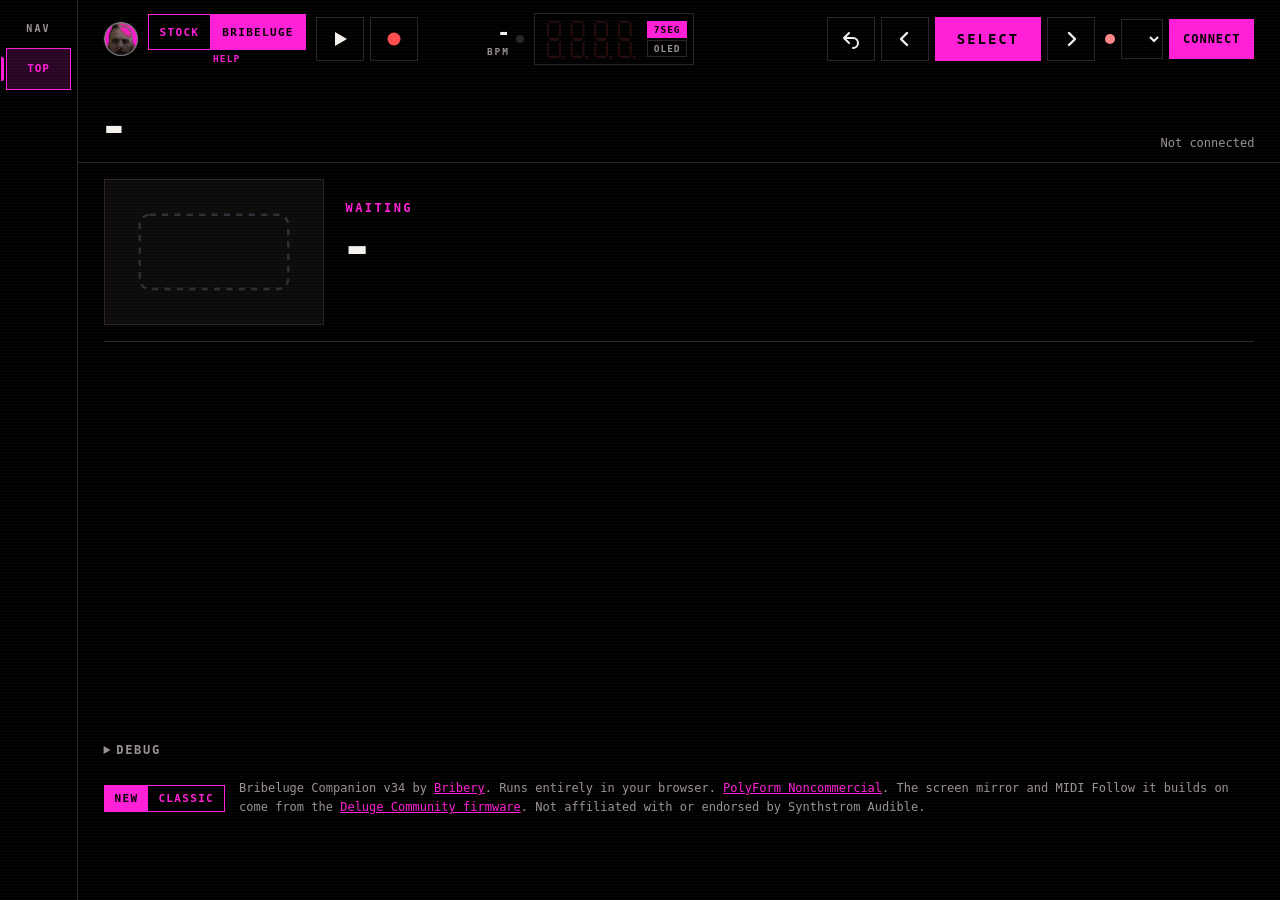
<file: bribeluge/companion/launch/index.html>
<!doctype html>
<html lang="en">
<head>
<meta charset="utf-8">
<meta name="viewport" content="width=device-width, initial-scale=1">
<title>Bribeluge Companion</title>
<link rel="manifest" href="manifest.webmanifest">
<meta name="description" content="Bribeluge Companion: a second screen for the Synthstrom Deluge running Bribeluge firmware, over USB in Chrome.">
<meta name="theme-color" content="#000000">
<link rel="icon" type="image/png" sizes="32x32" href="/assets/favicon-32.png">
<link rel="icon" type="image/png" sizes="64x64" href="/assets/favicon-64.png">
<link rel="apple-touch-icon" href="/assets/apple-touch-icon.png">
<style data-bx="classic">
:root{
  --bg:#121417; --panel:#1a1d21; --ink:#e9e7e2; --muted:#9aa0a8; --line:#2c3036; --soft:#22262b;
  --pink:#ff1fd6; --pink-glow:rgba(255,31,214,.45); --accent:var(--pink);
  --teal:#19ffe0; --ok:#69db7c; --bad:#ff8787; --warn:#ffa94d;
  --mono:ui-monospace,SFMono-Regular,Menlo,Consolas,monospace;
  --sans:system-ui,-apple-system,"Segoe UI",Roboto,Helvetica,Arial,sans-serif;
}
*{box-sizing:border-box}
html,body{margin:0}
body{background:var(--bg);color:var(--ink);font:16px/1.5 var(--sans);-webkit-font-smoothing:antialiased;overflow-y:scroll}
button,select{font:600 15px var(--sans);border:0;border-radius:10px;padding:10px 16px;cursor:pointer;background:var(--accent);color:var(--panel);-webkit-tap-highlight-color:transparent;touch-action:manipulation}
button.secondary,select{background:var(--soft);color:var(--ink);border:1px solid var(--line)}
select{font-weight:500}
.label{font:600 12px var(--mono);letter-spacing:.12em;text-transform:uppercase;color:var(--muted)}
.card{background:var(--panel);border:1px solid var(--line);border-radius:14px;padding:16px}

/* Top bar: always on screen. Fixed heights throughout, so nothing below it moves as the text changes. */
#bar{position:sticky;top:0;z-index:10;background:color-mix(in srgb,var(--bg) 92%,transparent);backdrop-filter:blur(10px);-webkit-backdrop-filter:blur(10px);border-bottom:1px solid var(--line)}
.barin{max-width:1180px;margin:0 auto;padding:8px 14px}
.row1{display:flex;align-items:center;gap:10px;height:62px}
.brand{display:flex;align-items:center;gap:8px;text-decoration:none;color:var(--ink);font-weight:700;font-size:15px;white-space:nowrap}
.brand span{color:var(--pink)}
.coin{display:block;width:30px;height:30px;perspective:220px;flex:0 0 auto}
.coin-inner{display:block;position:relative;width:100%;height:100%;transform-style:preserve-3d;animation:coinspin 4s steps(24) infinite}
.coin img{position:absolute;inset:0;width:100%;height:100%;border-radius:50%;backface-visibility:hidden;-webkit-backface-visibility:hidden;transform:translateZ(2px)}
.coin .back{transform:rotateY(180deg) translateZ(2px)}
.coin .edge{display:block;position:absolute;left:50%;top:8%;width:4px;height:84%;margin-left:-2px;background:linear-gradient(#9a9a9a,#6f6f6f 50%,#4a4a4a);transform:rotateY(90deg)}
@keyframes coinspin{to{transform:rotateY(360deg)}}
@media (prefers-reduced-motion:reduce){.coin-inner{animation:none}}
.group{display:flex;align-items:center;gap:6px}
.tbtn{width:48px;height:44px;padding:0;border-radius:10px;background:var(--soft);border:1px solid var(--line);color:var(--ink);display:grid;place-items:center}
.tbtn svg{width:20px;height:20px}
#tPlay.on{background:#1f3b26;border-color:var(--ok);color:var(--ok);box-shadow:0 0 12px rgba(105,219,124,.35)}
#tRec{color:#ff4d4d}
#tRec.on{background:#3b1717;border-color:#ff4d4d;box-shadow:0 0 12px rgba(255,77,77,.4)}
#tempo{font:700 20px var(--mono);min-width:92px;text-align:right;color:var(--ink)}
#tempo small{display:block;font:500 10px var(--mono);color:var(--muted);letter-spacing:.1em;text-align:right;margin-top:-2px}
#metro{width:8px;height:8px;border-radius:50%;background:var(--line)} #metro.on{background:var(--pink)}
#mirror{background:#060607;border:1px solid var(--line);border-radius:10px;padding:5px 8px;display:flex;align-items:center;gap:8px;height:52px}
#mirror svg{width:96px;height:auto;display:block}
.seg{fill:#2a0f0f} .seg.on{fill:#ff3b2f;filter:drop-shadow(0 0 3px rgba(255,59,47,.7))}
#oled{width:112px;height:42px;image-rendering:pixelated;display:none;background:#000;border-radius:3px}
.mode{display:flex;flex-direction:column;gap:2px}
.mode button{padding:2px 6px;font-size:10px;border-radius:5px;background:var(--soft);color:var(--muted);border:1px solid var(--line)}
.mode button.on{background:var(--pink);color:var(--panel);border-color:var(--pink)}
.nav{margin-left:auto}
#nSelect{height:44px;padding:0 22px;border-radius:22px;font:700 14px var(--sans);letter-spacing:.06em}
.conn{display:flex;align-items:center;gap:6px}
.conn select{max-width:130px;padding:8px 10px;font-size:13px}
.conn button{padding:8px 12px;font-size:13px}
.dot{width:10px;height:10px;border-radius:50%;background:var(--bad);flex:0 0 auto}
.dot.ok{background:var(--ok);box-shadow:0 0 8px var(--ok)} .dot.warn{background:var(--warn)}
/* Readout: name and value, one line each, fixed height */
.row2{display:grid;grid-template-columns:minmax(0,1fr) auto;gap:12px;align-items:end;height:92px;padding:2px 2px 8px}
#menuName{font-size:20px;font-weight:600;color:var(--muted);height:28px;white-space:nowrap;overflow:hidden;text-overflow:ellipsis}
#fullText{font-size:48px;font-weight:800;line-height:1.1;height:54px;white-space:nowrap;overflow:hidden;text-overflow:ellipsis;letter-spacing:-.015em}
.side{text-align:right;min-width:0;max-width:44vw}
#popupText{font-size:22px;font-weight:700;color:var(--pink);height:30px;white-space:nowrap;overflow:hidden;text-overflow:ellipsis}
#rawText{color:var(--muted);font:12px var(--mono);height:18px;white-space:nowrap;overflow:hidden;text-overflow:ellipsis}
#statusText{color:var(--muted);font:12px var(--mono);height:18px;white-space:nowrap;overflow:hidden;text-overflow:ellipsis}

main{max-width:1180px;margin:0 auto;padding:14px 14px 40px}
/* One panel at a time in the stage, so panels opening don't push others around */
.stage{min-height:62vh}
.panel{display:none} .panel.show{display:block}
.phead{display:flex;align-items:center;gap:10px;margin-bottom:12px;min-height:34px}
.phead .label{margin-right:auto;min-width:0;overflow:hidden;text-overflow:ellipsis;white-space:nowrap}
.phead button{padding:7px 13px;font-size:13.5px}
.hint{color:var(--muted);font-size:13px;margin:0 0 10px}

/* Pickers */
#pickerTiles{display:grid;grid-template-columns:repeat(auto-fill,minmax(130px,1fr));gap:10px}
#pickerTiles.art{grid-template-columns:repeat(auto-fill,minmax(170px,1fr))}
.tile{background:var(--soft);border:1px solid var(--line);border-radius:12px;padding:16px 12px;font:700 18px var(--sans);color:var(--ink);min-height:68px;display:flex;flex-direction:column;align-items:center;justify-content:center;gap:8px;transition:border-color .15s,box-shadow .15s}
.tile svg{width:100%;height:auto;display:block}
.tile.sel{border-color:var(--pink);box-shadow:inset 0 0 0 1px var(--pink),0 0 16px var(--pink-glow)}
.tile.tapped{opacity:.6}

/* Browser */
#browserList{height:56vh;overflow-y:auto;border-radius:10px;border:1px solid var(--line)}
.item{padding:12px 14px;font-size:18px;border-bottom:1px solid var(--line);display:flex;gap:12px;cursor:pointer;-webkit-tap-highlight-color:transparent}
.item:last-child{border-bottom:0}
.item .n{color:var(--muted);font:13px var(--mono);min-width:38px;padding-top:4px}
.item.folder{color:var(--muted)} .item.folder .n{color:var(--pink)}
.item.sel{background:color-mix(in srgb,var(--pink) 14%,var(--panel));color:var(--ink);box-shadow:inset 4px 0 0 var(--pink)}
.item.tapped{opacity:.55}

/* Waveform */
.badge{font:600 11px var(--mono);letter-spacing:.06em;color:var(--muted);border:1px solid var(--line);border-radius:6px;padding:1px 7px}
.badge.on{color:#2a0020;background:var(--pink);border-color:var(--pink)}
#waveCanvas{width:100%;height:46vh;min-height:240px;display:block;border-radius:10px;background:#0c0d10;border:1px solid var(--line);touch-action:none}
.legend{display:flex;gap:14px;flex-wrap:wrap;margin-top:8px;font:12px var(--mono);color:var(--muted);min-height:20px}
#waveDiag{font:12px var(--mono);color:var(--warn);margin-top:6px;min-height:18px;white-space:pre-wrap}
.legend i{display:inline-block;width:10px;height:10px;border-radius:2px;margin-right:5px;vertical-align:-1px}

/* Track: engine and knobs */
#hero{display:grid;grid-template-columns:200px 1fr;gap:18px;align-items:center}
#heroArt{background:var(--soft);border:1px solid var(--line);border-radius:12px;padding:10px;aspect-ratio:16/10;display:flex;align-items:center}
#heroArt svg{width:100%;height:auto;display:block}
#engine{font-size:38px;font-weight:800;line-height:1.05;margin:2px 0;letter-spacing:-.01em;white-space:nowrap;overflow:hidden;text-overflow:ellipsis}
#preset{font-size:20px;white-space:nowrap;overflow:hidden;text-overflow:ellipsis}
#rowname{font-size:15px;color:var(--muted);height:22px;white-space:nowrap;overflow:hidden;text-overflow:ellipsis}
#knobs{margin-top:14px;display:grid;grid-template-columns:repeat(auto-fill,minmax(240px,1fr));gap:12px}
.kgroup{padding:8px 6px 4px}
.kgroup{background:var(--soft);border:1px solid var(--line);border-radius:12px;padding:10px 10px 6px}
.kgroup .label{margin:0 0 6px 2px}
.kgrid{display:grid;grid-template-columns:repeat(auto-fill,minmax(62px,1fr));gap:0}
.knob{background:none;border:1px solid transparent;border-radius:10px;padding:2px 0 0;color:var(--ink);display:flex;flex-direction:column;align-items:center;gap:0;font:inherit}
.knob svg{width:58px;height:58px}
.knob .kv{font:700 17px var(--mono);height:22px;line-height:22px}
.knob .kn{font:600 12px var(--sans);color:var(--muted);height:45px;line-height:1.25;text-align:center;overflow:hidden;width:100%;padding:0 1px;overflow-wrap:normal;word-break:normal}
.knob.open{border-color:var(--pink);box-shadow:0 0 12px var(--pink-glow);background:color-mix(in srgb,var(--pink) 10%,transparent)}
.knob.open .kn{color:var(--ink)}
.knob.tapped{opacity:.6}
.knob.cant{opacity:.28;filter:grayscale(1);cursor:not-allowed}
.kgroup.engine{border-color:color-mix(in srgb,var(--pink) 35%,var(--line))}
.kgroup.engine .label{color:var(--pink)}
.knob.switch{justify-content:center;gap:6px;padding-top:8px}
.kgroup.switches .kgrid{grid-template-columns:repeat(auto-fill,minmax(92px,1fr))}
.knob .sw{min-width:56px;max-width:100%;overflow:hidden;text-overflow:ellipsis;height:30px;padding:0 10px;border-radius:15px;background:#2a2d33;border:1px solid var(--line);font:700 14px var(--sans);display:grid;place-items:center;white-space:nowrap}
.knob.switch.open .sw{background:var(--pink);color:var(--panel);border-color:var(--pink)}
.knob.cant .kv{visibility:hidden}
/* Gold knobs: the 8 mod buttons and their two knobs, as on the Deluge, in a gold frame */
:root{--gold:#e3b04b;--gold-glow:rgba(227,176,75,.45)}
.frame{border-radius:14px;padding:10px 12px 8px;margin-top:14px}
.frame > .label{margin:0 0 8px 2px}
#gold{border:2px solid var(--gold);background:color-mix(in srgb,var(--gold) 5%,var(--soft))}
#gold > .label{color:var(--gold)}
.goldgrid{display:grid;grid-template-columns:repeat(8,minmax(0,1fr));gap:6px}
.gcol{border:1px solid transparent;border-radius:10px;padding:4px 0 2px;display:flex;flex-direction:column;align-items:center;cursor:pointer}
.gcol.on{border-color:var(--gold);box-shadow:0 0 12px var(--gold-glow);background:color-mix(in srgb,var(--gold) 12%,transparent)}
.gled{display:flex;align-items:center;gap:6px;font:700 12px var(--mono);color:var(--muted);height:18px}
.gled i{width:9px;height:9px;border-radius:50%;background:#3a3420;border:1px solid #5a4d2a}
.gcol.on .gled{color:var(--gold)}
.gcol.on .gled i{background:var(--gold);border-color:var(--gold);box-shadow:0 0 8px var(--gold)}
.gcol .knob{width:100%;pointer-events:none}
.gcol .knob .kn{height:45px}
.gcol .knob.none{opacity:.35}
.gtag{font:700 10px var(--mono);letter-spacing:.08em;color:var(--gold);height:13px;line-height:13px;text-transform:uppercase}
/* The engine's own controls, in a brighter frame */
#special{border:2px solid var(--pink);box-shadow:0 0 14px var(--pink-glow);background:color-mix(in srgb,var(--pink) 4%,var(--soft))}
#special > .label{color:var(--pink)}
#special .kgroup{background:none;border:0;padding:0 0 4px}
#special .kgroup + .kgroup{border-top:1px solid var(--line);padding-top:8px;margin-top:4px}
/* Clip state as the hardware pads: green playing (breathing), red stopped, blue soloed, flashing while armed */
:root{--pad-play:#2bd94a;--pad-stop:#e8322f;--pad-solo:#2f7bff}
@keyframes breathe{0%,100%{filter:brightness(1)}50%{filter:brightness(1.45)}}
@keyframes armflash{0%,49%{opacity:1}50%,100%{opacity:.08}}
.steps{display:grid;grid-template-columns:repeat(32,1fr);gap:1px;height:16px;position:relative;margin-top:4px}
.steps i{background:rgba(255,255,255,.07);border-radius:1px}
.steps i.on{background:var(--c,#ff1fd6)}
.steps .ph{position:absolute;top:-2px;bottom:-2px;width:2px;background:#fff;box-shadow:0 0 6px #fff;display:none;left:0}
#rows{display:grid;grid-template-columns:repeat(auto-fill,minmax(104px,1fr));gap:8px;margin-top:12px}
.row{border-radius:10px;padding:8px;font-size:12.5px;background:var(--soft);border:1px solid var(--line);display:flex;flex-direction:column;gap:4px}
.row svg{width:100%;height:auto;display:block}
.row b{font:600 11px var(--mono);color:var(--muted)}
.row.sel{border-color:var(--pink);box-shadow:inset 0 0 0 1px var(--pink),0 0 12px var(--pink-glow)}
.row.sel b{color:var(--pink)}
#kitSamples{margin-top:14px}
#kitSamples .label{margin-bottom:8px}
.kslist{display:grid;grid-template-columns:repeat(auto-fill,minmax(220px,1fr));gap:6px}
.ksrow{display:grid;grid-template-columns:12px minmax(0,1fr);grid-template-rows:auto auto;column-gap:10px;align-items:center;text-align:left;
  padding:8px 10px;border-radius:9px;background:var(--soft);border:1px solid var(--line);color:var(--ink);font:inherit}
.ksled{grid-row:1/3;width:12px;height:12px;border-radius:50%;background:#2c3036}
.ksrow.on .ksled{background:var(--pink);box-shadow:0 0 10px var(--pink-glow)}
.ksn{font-weight:700;font-size:14px;white-space:nowrap;overflow:hidden;text-overflow:ellipsis}
.ksf{font:12px var(--mono);color:var(--muted);white-space:nowrap;overflow:hidden;text-overflow:ellipsis}
.ksrow.sel{border-color:var(--pink);box-shadow:inset 3px 0 0 var(--pink)}
.ksrow.tapped{opacity:.6}

/* Song */
.sections{display:flex;gap:6px;flex-wrap:wrap;margin-bottom:10px}
.sections button{padding:6px 12px;font-size:13px;background:var(--soft);color:var(--ink);border:1px solid var(--line)}
.clips{display:flex;flex-direction:column;gap:6px;height:52vh;overflow-y:auto}
.clip{display:grid;grid-template-columns:10px 1fr auto auto;align-items:center;gap:12px;padding:10px 12px;border-radius:10px;background:var(--soft);border:1px solid var(--line);cursor:pointer;text-align:left;color:var(--ink);font:inherit}
.clip .sw{width:10px;height:34px;border-radius:4px}
.clip .cn{font-weight:700;white-space:nowrap;overflow:hidden;text-overflow:ellipsis}
.clip .co{color:var(--muted);font-size:13px;white-space:nowrap;overflow:hidden;text-overflow:ellipsis}
.clip .sec{font:600 12px var(--mono);color:var(--muted)}
.clip .st{font:700 11px var(--mono);letter-spacing:.08em;border-radius:6px;padding:2px 8px;border:1px solid var(--line);color:var(--muted)}
.clip{grid-template-columns:10px minmax(0,1fr) auto 26px 26px}
.secpad{width:22px;height:22px;border-radius:5px;background:#000}
.clip .led{width:22px;height:22px;border-radius:5px;background:var(--pad-stop);box-shadow:0 0 8px rgba(232,50,47,.45)}
.clip.playing .led{background:var(--pad-play);box-shadow:0 0 10px rgba(43,217,74,.6)}
.clip.soloing .led{background:var(--pad-solo);box-shadow:0 0 10px rgba(47,123,255,.6)}
.clip.pending .led{animation:armflash .44s steps(1) infinite}
.clip.playing{border-color:color-mix(in srgb,var(--pad-play) 60%,var(--line))}
.clip.current{box-shadow:inset 4px 0 0 var(--pink)}
@keyframes blink{50%{opacity:.25}}
.grid{display:grid;gap:6px;overflow:auto;height:52vh;align-content:start}
.gh{font:600 11px var(--mono);color:var(--muted);text-align:center;white-space:nowrap;overflow:hidden;text-overflow:ellipsis;padding:2px}
.gs{font:600 11px var(--mono);color:var(--muted);display:grid;place-items:center}
.cell{min-height:52px;border-radius:9px;border:1px solid var(--line);background:#16181c;padding:4px 6px;font:600 11px var(--sans);color:#0b0b0d;text-align:left;overflow:hidden}
.cell.empty{background:transparent;border-style:dashed;cursor:default}
.cell{display:flex;flex-direction:column;justify-content:space-between}
.cell.dim{filter:brightness(.38) saturate(.7)}
.cell.playing{box-shadow:0 0 12px var(--cg,transparent)}
.cell.current{animation:breathe 1.2s ease-in-out infinite}
.cell.pending{animation:armflash .44s steps(1) infinite}
.cell .steps{height:10px;margin-top:2px}
.cell .steps i{background:rgba(0,0,0,.25)} .cell .steps i.on{background:rgba(0,0,0,.75)}
.arr{display:flex;flex-direction:column;gap:4px;height:52vh;overflow-y:auto;position:relative}
.alane{display:grid;grid-template-columns:120px 1fr;gap:8px;align-items:center;height:34px;flex:0 0 auto}
.alane .an{font-size:13px;font-weight:600;white-space:nowrap;overflow:hidden;text-overflow:ellipsis}
.alane.muted .an{color:var(--muted);text-decoration:line-through}
.atrack{position:relative;height:28px;background:#0c0d10;border:1px solid var(--line);border-radius:6px;overflow:hidden}
.ablock{position:absolute;top:3px;bottom:3px;border-radius:4px;min-width:2px;overflow:hidden;opacity:.9}
.ablock i{position:absolute;top:0;bottom:0;background:rgba(0,0,0,.55)}
.atrack{height:30px}
.arrinfo{font:12px var(--mono);color:var(--muted);margin:-4px 0 8px}
#arrHead{position:absolute;top:0;bottom:0;width:2px;background:#fff;display:none;pointer-events:none;box-shadow:0 0 6px #fff}

/* Firmware selector: STOCK (community 1.3, no mods) or BRIBELUGE. The green dot marks what the Deluge answered as. */
.fwbox{display:flex;flex-direction:column;align-items:center;gap:3px;flex:0 0 auto}
.fwlink{font:600 11px var(--sans);color:var(--pink);text-decoration:none;white-space:nowrap;line-height:1}
.fwlink:hover{text-decoration:underline}
.fw{display:flex;border:1px solid var(--line);border-radius:10px;overflow:hidden;flex:0 0 auto}
.fw button{border-radius:0;padding:0 11px;height:36px;font:700 11.5px var(--mono);letter-spacing:.08em;background:var(--soft);color:var(--muted);position:relative}
.fw button + button{border-left:1px solid var(--line)}
.fw button.on{background:var(--pink);color:var(--panel)}
.fw button.det::after{content:"";position:absolute;top:4px;right:4px;width:6px;height:6px;border-radius:50%;background:var(--ok);box-shadow:0 0 6px var(--ok)}
/* Stock mode: only what stock firmware can do, everything else hidden */
#stock{display:none}
body.stock #stock{display:block}
body.stock .stage,body.stock #nBack,body.stock #nLeft,body.stock #nRight,body.stock #nSelect,body.stock #metro,
body.stock #menuName,body.stock #fullText,body.stock #popupText,body.stock #rawText{display:none}
body.stock #segsvg,body.stock #oled{display:none!important}
body.stock .row2{height:auto;padding:0 2px 6px;display:block}
body.stock .side{max-width:none;text-align:left}
#bigMirror{display:flex;justify-content:center;align-items:center;background:#060607;min-height:180px}
#bigSeg{width:100%;max-width:560px;height:auto;display:block}
#bigOled{width:100%;max-width:960px;aspect-ratio:128/48;image-rendering:pixelated;display:none;background:#000;border-radius:6px}
.sbtns{display:grid;grid-template-columns:repeat(auto-fill,minmax(110px,1fr));gap:8px;margin-top:14px}
.sbtns button{height:52px;background:var(--soft);color:var(--ink);border:1px solid var(--line);font-size:15px}
.sbtns button:active,.sbtns button.held{background:var(--pink);color:var(--panel);border-color:var(--pink)}
#followHead{display:flex;align-items:baseline;gap:12px;margin:18px 2px 8px}
#followHead .hint{margin:0}
#followKnobs{display:grid;grid-template-columns:repeat(auto-fill,minmax(240px,1fr));gap:12px}
#followKnobs .knob{touch-action:none;cursor:ns-resize}
#followKnobs .knob.unk .kv{color:var(--muted)}
#followKnobs .knob.absent{opacity:.3}
#followKnobs .knob.drag{border-color:var(--pink);box-shadow:0 0 12px var(--pink-glow)}
#stockSetup{margin-top:18px}
#stockSetup summary{font-weight:600;color:var(--ink)}
#stockSetup ol{margin:10px 0 0;padding-left:22px;color:var(--ink);font-size:15px}
#stockSetup li{margin:6px 0}
#stockSetup code{font:600 13px var(--mono);color:var(--pink)}
.chans{display:flex;gap:18px;flex-wrap:wrap;margin:12px 0 4px;align-items:center}
.chans label{display:flex;gap:8px;align-items:center;color:var(--muted);font-size:14px}
.chans select{padding:6px 10px}
.learn{display:grid;grid-template-columns:repeat(auto-fill,minmax(230px,1fr));gap:6px;margin-top:10px}
.learn div{display:flex;align-items:center;justify-content:space-between;gap:8px;background:var(--soft);border:1px solid var(--line);border-radius:9px;padding:6px 6px 6px 12px;font-size:14px}
.learn small{font:12px var(--mono);color:var(--muted)}
.learn button{padding:6px 12px;font-size:13px}
.upsell{margin-top:16px;color:var(--muted);font-size:14px}
.upsell a{color:var(--pink)}

details{margin-top:18px} summary{color:var(--muted);cursor:pointer;font-size:14px}
dl{display:grid;grid-template-columns:max-content 1fr;gap:4px 16px;margin:12px 0 0;font-size:14px}
dt{color:var(--muted)} dd{margin:0;font-family:var(--mono)}
#log{font:12px/1.5 var(--mono);white-space:pre-wrap;word-break:break-all;color:var(--muted);max-height:260px;overflow:auto;background:var(--panel);border:1px solid var(--line);padding:10px;border-radius:10px;margin-top:10px}
footer{color:var(--muted);font-size:13px;margin-top:22px}
footer a{color:var(--pink)}
@media (max-width:900px){
  .brand b{display:none} #tempo{min-width:70px;font-size:16px} .conn select{max-width:90px}
  #fullText{font-size:36px;height:42px} .row2{height:80px} #hero{grid-template-columns:120px 1fr} #engine{font-size:28px}
}
@media (max-width:640px){
  .row1{flex-wrap:wrap;height:auto;row-gap:6px} .nav{margin-left:0} #mirror svg{width:72px}
}
</style>
<style data-bx="new">
/* BRIBERY look: pure black, hot pink, hairline rules, sharp corners, mono labels, heavy headings.
   Every layout and show/hide rule of the classic sheet has a counterpart here (the app's JS relies on them). */
:root{
  --bg:#000; --panel:#000; --ink:#f4f1ec; --muted:#9a9097; --line:#2a2228; --soft:#0d0a0c; --soft2:#151014;
  --pink:#ff1fd6; --pink-glow:rgba(255,31,214,.45); --accent:var(--pink);
  --teal:#19ffe0; --ok:#69db7c; --bad:#ff8787; --warn:#ffa94d;
  --mono:ui-monospace,SFMono-Regular,Menlo,Consolas,monospace;
  --sans:system-ui,-apple-system,"Segoe UI",Roboto,Helvetica,Arial,sans-serif;
  --gold:#e3b04b; --gold-glow:rgba(227,176,75,.45);
  --pad-play:#2bd94a; --pad-stop:#e8322f; --pad-solo:#2f7bff;
  --cx-pad:clamp(12px,2vw,28px);
}
*{box-sizing:border-box}
html,body{margin:0}
body{background:#000;color:var(--ink);font:16px/1.5 var(--sans);-webkit-font-smoothing:antialiased;overflow-y:scroll}
::selection{background:var(--pink);color:#000}
button,select{font:700 13px var(--mono);letter-spacing:.08em;text-transform:uppercase;border:0;border-radius:0;padding:10px 16px;cursor:pointer;
  background:var(--pink);color:#000;-webkit-tap-highlight-color:transparent;touch-action:manipulation}
button.secondary,select{background:#000;color:var(--ink);border:1px solid var(--line)}
button.secondary:hover{border-color:var(--pink);color:var(--pink)}
select{font-weight:600;text-transform:none;letter-spacing:0;font-family:var(--sans);font-size:14px}
button:focus-visible,select:focus-visible{outline:2px solid var(--teal);outline-offset:2px}
.label{font:700 12px var(--mono);letter-spacing:.16em;text-transform:uppercase;color:var(--muted)}
.card{background:#000;border:0;border-top:1px solid var(--line);border-radius:0;padding:16px 0}

/* ---------- top bar ---------- */
#bar{position:sticky;top:0;z-index:10;background:#000;border-bottom:1px solid var(--line)}
.barin{max-width:1600px;margin:0 auto;padding:8px var(--cx-pad) 0}
.row1{display:flex;align-items:center;gap:10px;height:62px}
.brand{display:flex;align-items:center;gap:10px;text-decoration:none;color:var(--ink);white-space:nowrap;flex:0 0 auto}
.brand b{display:none;font:900 15px/1 var(--sans);letter-spacing:-.01em;text-transform:uppercase}
.brand b span{display:block;color:var(--pink);font:700 10.5px/1.3 var(--mono);letter-spacing:.2em;margin-top:3px}
.coin{display:block;width:34px;height:34px;perspective:220px;flex:0 0 auto}
.coin-inner{display:block;position:relative;width:100%;height:100%;transform-style:preserve-3d;animation:coinspin 4s steps(24) infinite}
.brand:hover .coin-inner{animation-duration:1.6s}
.coin img{position:absolute;inset:0;width:100%;height:100%;border-radius:50%;backface-visibility:hidden;-webkit-backface-visibility:hidden;transform:translateZ(2px)}
.coin .back{transform:rotateY(180deg) translateZ(2px)}
.coin .edge{display:block;position:absolute;left:50%;top:8%;width:4px;height:84%;margin-left:-2px;background:linear-gradient(#9a9a9a,#6f6f6f 50%,#4a4a4a);transform:rotateY(90deg)}
@keyframes coinspin{to{transform:rotateY(360deg)}}
@media (prefers-reduced-motion:reduce){.coin-inner{animation:none}}
.group{display:flex;align-items:center;gap:6px}
.tbtn{width:48px;height:44px;padding:0;border-radius:0;background:#000;border:1px solid var(--line);color:var(--ink);display:grid;place-items:center}
.tbtn:hover{border-color:var(--pink)}
.tbtn svg{width:20px;height:20px}
#tPlay.on{background:#0b2412;border-color:var(--ok);color:var(--ok);box-shadow:0 0 14px rgba(105,219,124,.35)}
#tRec{color:#ff4d4d}
#tRec.on{background:#2a0b0b;border-color:#ff4d4d;box-shadow:0 0 14px rgba(255,77,77,.4)}
#tempo{font:800 22px/1.05 var(--mono);min-width:86px;text-align:right;color:var(--ink);letter-spacing:-.02em}
#tempo small{display:block;font:700 9.5px var(--mono);color:var(--muted);letter-spacing:.2em;text-align:right;margin-top:1px}
#metro{width:8px;height:8px;border-radius:50%;background:var(--line)} #metro.on{background:var(--pink);box-shadow:0 0 8px var(--pink)}
#mirror{background:#000;border:1px solid var(--line);border-radius:0;padding:5px 6px 5px 8px;display:flex;align-items:center;gap:8px;height:52px}
#mirror svg{width:96px;height:auto;display:block}
.seg{fill:#240b0b} .seg.on{fill:#ff3b2f;filter:drop-shadow(0 0 3px rgba(255,59,47,.7))}
#oled{width:112px;height:42px;image-rendering:pixelated;display:none;background:#000;border-radius:0}
.mode{display:flex;flex-direction:column;gap:2px}
.mode button{padding:2px 6px;font:700 9.5px var(--mono);letter-spacing:.1em;border-radius:0;background:#000;color:var(--muted);border:1px solid var(--line)}
.mode button.on{background:var(--pink);color:#000;border-color:var(--pink)}
.nav{margin-left:auto}
#nSelect{height:44px;padding:0 22px;border-radius:0;font:800 14px var(--mono);letter-spacing:.14em}
#nSelect:hover{box-shadow:0 0 18px var(--pink-glow)}
.conn{display:flex;align-items:center;gap:6px}
.conn select{max-width:130px;height:40px;padding:0 10px;font-size:13px}
.conn button{height:40px;padding:0 14px;font-size:12px}
.dot{width:10px;height:10px;border-radius:50%;background:var(--bad);flex:0 0 auto}
.dot.ok{background:var(--ok);box-shadow:0 0 8px var(--ok)} .dot.warn{background:var(--warn)}

/* firmware selector, styled like the site's New / Classic switch */
.fwbox{display:flex;flex-direction:column;align-items:stretch;gap:4px;flex:0 0 auto}
.fwlink{font:700 9.5px var(--mono);letter-spacing:.12em;text-transform:uppercase;color:var(--pink);text-decoration:none;white-space:nowrap;line-height:1}
.fwlink:hover{text-decoration:underline}
.fw{display:flex;border:1.5px solid var(--pink);border-radius:0;overflow:hidden;flex:0 0 auto}
.fw button{flex:1 1 auto;border-radius:0;padding:0 11px;height:34px;font:800 11px var(--mono);letter-spacing:.12em;background:#000;color:var(--pink);position:relative}
.fw button + button{border-left:1.5px solid var(--pink)}
.fw button.on{background:var(--pink);color:#000}
.fw button.det::after{content:"";position:absolute;top:4px;right:4px;width:6px;height:6px;border-radius:50%;background:var(--ok);box-shadow:0 0 6px var(--ok)}

/* readout */
.row2{display:grid;grid-template-columns:minmax(0,1fr) auto;gap:12px;align-items:end;height:92px;padding:2px 0 10px}
#menuName{font:700 13px/28px var(--mono);letter-spacing:.2em;text-transform:uppercase;color:var(--pink);height:28px;white-space:nowrap;overflow:hidden;text-overflow:ellipsis}
#fullText{font-size:50px;font-weight:900;line-height:1.08;height:54px;white-space:nowrap;overflow:hidden;text-overflow:ellipsis;letter-spacing:-.035em;text-transform:uppercase}
.side{text-align:right;min-width:0;max-width:44vw}
#popupText{font-size:24px;font-weight:900;color:var(--pink);height:30px;white-space:nowrap;overflow:hidden;text-overflow:ellipsis;text-shadow:0 0 18px var(--pink-glow)}
#rawText{color:var(--muted);font:12px var(--mono);height:18px;white-space:nowrap;overflow:hidden;text-overflow:ellipsis}
#statusText{color:var(--muted);font:12px var(--mono);height:18px;white-space:nowrap;overflow:hidden;text-overflow:ellipsis}

main{max-width:1600px;margin:0 auto;padding:0 var(--cx-pad) 40px}
.stage{min-height:62vh}
.panel{display:none} .panel.show{display:block}
.stage > .card{border-top:0}
.phead{display:flex;align-items:center;gap:10px;margin-bottom:12px;min-height:34px}
.phead .label{margin-right:auto;min-width:0;overflow:hidden;text-overflow:ellipsis;white-space:nowrap;color:var(--pink)}
.phead button{padding:0 16px;height:40px;font-size:12px}
.hint{color:var(--muted);font-size:13px;margin:0 0 10px}

/* pickers: a grid of tiles on hairline rules */
#pickerTiles{display:grid;grid-template-columns:repeat(auto-fill,minmax(130px,1fr));gap:0;border-top:1px solid var(--line);border-left:1px solid var(--line)}
#pickerTiles.art{grid-template-columns:repeat(auto-fill,minmax(170px,1fr))}
.tile{background:#000;border:0;border-radius:0;padding:16px 12px;font:900 18px var(--sans);letter-spacing:-.01em;text-transform:uppercase;color:var(--ink);min-height:68px;
  display:flex;flex-direction:column;align-items:center;justify-content:center;gap:8px;transition:box-shadow .15s,background .15s}
.tile:hover{background:var(--soft2)}
.tile svg{width:100%;height:auto;display:block}
.tile.sel{background:#14000f;box-shadow:inset 0 0 0 2px var(--pink),0 0 22px var(--pink-glow);color:var(--pink);position:relative;z-index:1}
.tile.tapped{opacity:.6}

/* browser */
#browserList{height:56vh;overflow-y:auto;border-radius:0;border:1px solid var(--line);border-width:1px 0}
.item{padding:13px 14px;font-size:18px;font-weight:600;border-bottom:1px solid var(--line);display:flex;gap:14px;cursor:pointer;-webkit-tap-highlight-color:transparent}
.item:last-child{border-bottom:0}
.item:hover{background:var(--soft2)}
.item .n{color:var(--muted);font:600 13px var(--mono);min-width:42px;padding-top:4px}
.item.folder{color:var(--muted)} .item.folder .n{color:var(--pink)}
.item.sel{background:var(--pink);color:#000;font-weight:800}
.item.sel .n{color:#000}
.item.tapped{opacity:.55}

/* waveform */
.badge{font:700 11px var(--mono);letter-spacing:.1em;color:var(--muted);border:1px solid var(--line);border-radius:0;padding:2px 8px}
.badge.on{color:#000;background:var(--pink);border-color:var(--pink)}
#waveCanvas{width:100%;height:46vh;min-height:240px;display:block;border-radius:0;background:#000;border:1px solid var(--line);touch-action:none}
.legend{display:flex;gap:16px;flex-wrap:wrap;margin-top:10px;font:600 12px var(--mono);letter-spacing:.06em;text-transform:uppercase;color:var(--muted);min-height:20px}
#waveDiag{font:12px var(--mono);color:var(--warn);margin-top:6px;min-height:18px;white-space:pre-wrap}
.legend i{display:inline-block;width:10px;height:10px;border-radius:0;margin-right:6px;vertical-align:-1px}

/* track: engine and knobs */
#hero{display:grid;grid-template-columns:220px 1fr;gap:22px;align-items:center;padding-bottom:16px;border-bottom:1px solid var(--line)}
#heroArt{background:var(--soft);border:1px solid var(--line);border-radius:0;padding:10px;aspect-ratio:16/10;display:flex;align-items:center}
#heroArt svg{width:100%;height:auto;display:block}
#hero .label{color:var(--pink);letter-spacing:.2em}
#engine{font-size:56px;font-weight:900;line-height:.92;margin:6px 0 6px;letter-spacing:-.04em;text-transform:uppercase;white-space:nowrap;overflow:hidden;text-overflow:ellipsis;padding-bottom:2px}
#preset{font-size:21px;font-weight:700;white-space:nowrap;overflow:hidden;text-overflow:ellipsis}
#rowname{font:600 13px/22px var(--mono);letter-spacing:.06em;text-transform:uppercase;color:var(--muted);height:22px;white-space:nowrap;overflow:hidden;text-overflow:ellipsis}
#knobs{margin-top:16px;display:grid;grid-template-columns:repeat(auto-fill,minmax(240px,1fr));gap:0;border-top:1px solid var(--line);border-left:1px solid var(--line)}
#knobs:empty{display:none}
.kgroup{background:#000;border:0;border-radius:0;padding:12px 10px 8px}
.kgroup .label{margin:0 0 8px 4px}
.kgrid{display:grid;grid-template-columns:repeat(auto-fill,minmax(62px,1fr));gap:0}
.knob{background:none;border:1px solid transparent;border-radius:0;padding:2px 0 0;color:var(--ink);display:flex;flex-direction:column;align-items:center;gap:0;font:inherit;text-transform:none;letter-spacing:0}
.knob svg{width:58px;height:58px}
.knob svg path[stroke="#2c3036"]{stroke:#2a2228}
.knob svg circle{fill:#120e11;stroke:#3a2f36;stroke-width:1}
.knob svg line{stroke:#f4f1ec}
.knob .kv{font:800 17px var(--mono);height:22px;line-height:22px;letter-spacing:-.02em}
.knob .kn{font:600 12px var(--sans);color:var(--muted);height:45px;line-height:1.25;text-align:center;overflow:hidden;width:100%;padding:0 1px;overflow-wrap:normal;word-break:normal}
.knob.open{border-color:var(--pink);box-shadow:0 0 14px var(--pink-glow);background:#14000f}
.knob.open .kn{color:var(--ink)}
.knob.tapped{opacity:.6}
.knob.cant{opacity:.28;filter:grayscale(1);cursor:not-allowed}
.kgroup.engine{box-shadow:inset 0 2px 0 var(--pink)}
.kgroup.engine .label{color:var(--pink)}
.knob.switch{justify-content:center;gap:6px;padding-top:8px}
.kgroup.switches .kgrid{grid-template-columns:repeat(auto-fill,minmax(92px,1fr))}
.knob .sw{min-width:56px;max-width:100%;overflow:hidden;text-overflow:ellipsis;height:30px;padding:0 10px;border-radius:0;background:#000;border:1px solid var(--line);font:800 13px var(--mono);letter-spacing:.06em;display:grid;place-items:center;white-space:nowrap}
.knob.switch.open .sw{background:var(--pink);color:#000;border-color:var(--pink)}
.knob.cant .kv{visibility:hidden}
/* gold knobs: the 8 mod buttons, in a gold frame */
.frame{border-radius:0;padding:12px 12px 8px;margin-top:16px}
.frame > .label{margin:0 0 10px 2px}
#gold{border:1px solid var(--gold);box-shadow:inset 0 3px 0 var(--gold);background:#070502}
#gold > .label{color:var(--gold)}
.goldgrid{display:grid;grid-template-columns:repeat(8,minmax(0,1fr));gap:0}
.gcol{border:1px solid transparent;border-radius:0;padding:4px 0 2px;display:flex;flex-direction:column;align-items:center;cursor:pointer}
.gcol + .gcol{border-left-color:#2a2414}
.gcol.on{border-color:var(--gold);box-shadow:0 0 14px var(--gold-glow);background:#1d1607}
.gled{display:flex;align-items:center;gap:6px;font:800 12px var(--mono);color:var(--muted);height:18px}
.gled i{width:9px;height:9px;border-radius:50%;background:#3a3420;border:1px solid #5a4d2a}
.gcol.on .gled{color:var(--gold)}
.gcol.on .gled i{background:var(--gold);border-color:var(--gold);box-shadow:0 0 8px var(--gold)}
.gcol .knob{width:100%;pointer-events:none}
.gcol .knob .kn{height:45px}
.gcol .knob.none{opacity:.35}
.gtag{font:800 10px var(--mono);letter-spacing:.1em;color:var(--gold);height:13px;line-height:13px;text-transform:uppercase}
/* the engine's own controls */
#special{border:1px solid var(--pink);box-shadow:inset 0 3px 0 var(--pink),0 0 18px var(--pink-glow);background:#07000a}
#special > .label{color:var(--pink)}
#special .kgroup{background:none;border:0;padding:0 0 4px;box-shadow:none}
#special .kgroup + .kgroup{border-top:1px solid var(--line);padding-top:10px;margin-top:6px}
@keyframes breathe{0%,100%{filter:brightness(1)}50%{filter:brightness(1.45)}}
@keyframes armflash{0%,49%{opacity:1}50%,100%{opacity:.08}}
.steps{display:grid;grid-template-columns:repeat(32,1fr);gap:1px;height:16px;position:relative;margin-top:5px}
.steps i{background:rgba(255,255,255,.07);border-radius:0}
.steps i.on{background:var(--c,#ff1fd6)}
.steps .ph{position:absolute;top:-2px;bottom:-2px;width:2px;background:#fff;box-shadow:0 0 6px #fff;display:none;left:0}
#rows{display:grid;grid-template-columns:repeat(auto-fill,minmax(104px,1fr));gap:0;margin-top:16px;border-top:1px solid var(--line);border-left:1px solid var(--line)}
#rows:empty{display:none}
.row{border-radius:0;padding:8px;font-size:12.5px;font-weight:700;background:#000;border:0;display:flex;flex-direction:column;gap:4px}
.row svg{width:100%;height:auto;display:block}
.row b{font:700 11px var(--mono);color:var(--muted)}
.row.sel{box-shadow:inset 0 0 0 2px var(--pink),0 0 16px var(--pink-glow);background:#14000f;position:relative;z-index:1}
.row.sel b{color:var(--pink)}
#kitSamples{margin-top:18px}
#kitSamples .label{margin-bottom:8px}
.kslist{display:grid;grid-template-columns:repeat(auto-fill,minmax(220px,1fr));gap:0;border-top:1px solid var(--line);border-left:1px solid var(--line)}
.ksrow{display:grid;grid-template-columns:12px minmax(0,1fr);grid-template-rows:auto auto;column-gap:12px;align-items:center;text-align:left;
  padding:10px 12px;border-radius:0;background:#000;border:0;color:var(--ink);font:inherit;text-transform:none;letter-spacing:0}
.ksled{grid-row:1/3;width:12px;height:12px;border-radius:50%;background:#2a2228}
.ksrow.on .ksled{background:var(--pink);box-shadow:0 0 10px var(--pink-glow)}
.ksn{font-weight:800;font-size:14px;white-space:nowrap;overflow:hidden;text-overflow:ellipsis}
.ksf{font:12px var(--mono);color:var(--muted);white-space:nowrap;overflow:hidden;text-overflow:ellipsis}
.ksrow.sel{box-shadow:inset 3px 0 0 var(--pink);background:#14000f}
.ksrow.tapped{opacity:.6}

/* song */
.sections{display:flex;gap:6px;flex-wrap:wrap;margin-bottom:12px}
.sections:empty{display:none}
.sections button{padding:0 14px;height:40px;font-size:12px;background:#000;color:var(--ink);border:1px solid var(--line)}
.sections button:hover{border-color:var(--pink);color:var(--pink)}
.clips{display:flex;flex-direction:column;gap:0;height:52vh;overflow-y:auto;border-top:1px solid var(--line)}
.clip{display:grid;align-items:center;gap:14px;padding:12px 12px;border-radius:0;background:#000;border:0;border-bottom:1px solid var(--line);cursor:pointer;text-align:left;color:var(--ink);font:inherit;text-transform:none;letter-spacing:0;flex:0 0 auto}
.clip:hover{background:var(--soft2)}
.clip .sw{width:10px;height:34px;border-radius:0}
.clip .cn{font-weight:900;text-transform:uppercase;letter-spacing:-.01em;white-space:nowrap;overflow:hidden;text-overflow:ellipsis}
.clip .co{color:var(--muted);font:600 12px var(--mono);letter-spacing:.06em;text-transform:uppercase;white-space:nowrap;overflow:hidden;text-overflow:ellipsis}
.clip .sec{font:700 12px var(--mono);color:var(--muted)}
.clip .st{font:700 11px var(--mono);letter-spacing:.08em;border-radius:0;padding:2px 8px;border:1px solid var(--line);color:var(--muted)}
.clip{grid-template-columns:10px minmax(0,1fr) auto 26px 26px}
.secpad{width:22px;height:22px;border-radius:2px;background:#000}
.clip .led{width:22px;height:22px;border-radius:2px;background:var(--pad-stop);box-shadow:0 0 8px rgba(232,50,47,.45)}
.clip.playing .led{background:var(--pad-play);box-shadow:0 0 10px rgba(43,217,74,.6)}
.clip.soloing .led{background:var(--pad-solo);box-shadow:0 0 10px rgba(47,123,255,.6)}
.clip.pending .led{animation:armflash .44s steps(1) infinite}
.clip.playing{background:linear-gradient(90deg,rgba(43,217,74,.08),transparent 60%)}
.clip.current{box-shadow:inset 4px 0 0 var(--pink)}
@keyframes blink{50%{opacity:.25}}
.grid{display:grid;gap:1px;overflow:auto;height:52vh;align-content:start}
.gh{font:700 11px var(--mono);letter-spacing:.06em;text-transform:uppercase;color:var(--muted);text-align:center;white-space:nowrap;overflow:hidden;text-overflow:ellipsis;padding:4px 2px}
.gs{font:700 11px var(--mono);color:var(--pink);display:grid;place-items:center}
.cell{min-height:52px;border-radius:0;border:1px solid var(--line);background:#0b080a;padding:4px 6px;font:800 11px var(--sans);text-transform:uppercase;color:#0b0b0d;text-align:left;overflow:hidden}
.cell.empty{background:transparent;border-style:dashed;cursor:default}
.cell{display:flex;flex-direction:column;justify-content:space-between}
.cell.dim{filter:brightness(.38) saturate(.7)}
.cell.playing{box-shadow:0 0 14px var(--cg,transparent)}
.cell.current{animation:breathe 1.2s ease-in-out infinite}
.cell.pending{animation:armflash .44s steps(1) infinite}
.cell .steps{height:10px;margin-top:2px}
.cell .steps i{background:rgba(0,0,0,.25)} .cell .steps i.on{background:rgba(0,0,0,.75)}
.arr{display:flex;flex-direction:column;gap:4px;height:52vh;overflow-y:auto;position:relative}
.alane{display:grid;grid-template-columns:130px 1fr;gap:10px;align-items:center;height:34px;flex:0 0 auto}
.alane .an{font-size:13px;font-weight:800;text-transform:uppercase;white-space:nowrap;overflow:hidden;text-overflow:ellipsis}
.alane.muted .an{color:var(--muted);text-decoration:line-through}
.atrack{position:relative;height:30px;background:#000;border:1px solid var(--line);border-radius:0;overflow:hidden}
.ablock{position:absolute;top:3px;bottom:3px;border-radius:0;min-width:2px;overflow:hidden;opacity:.9}
.ablock i{position:absolute;top:0;bottom:0;background:rgba(0,0,0,.55)}
.arrinfo{font:12px var(--mono);color:var(--muted);margin:-4px 0 10px}
#arrHead{position:absolute;top:0;bottom:0;width:2px;background:#fff;display:none;pointer-events:none;box-shadow:0 0 6px #fff}

/* STOCK mode */
#stock{display:none;padding-top:16px}
body.stock #stock{display:block}
body.stock .stage,body.stock #nBack,body.stock #nLeft,body.stock #nRight,body.stock #nSelect,body.stock #metro,
body.stock #menuName,body.stock #fullText,body.stock #popupText,body.stock #rawText{display:none}
body.stock #segsvg,body.stock #oled{display:none!important}
body.stock .row2{height:auto;padding:0 0 8px;display:block}
body.stock .side{max-width:none;text-align:left}
#bigMirror{display:flex;justify-content:center;align-items:center;background:#000;min-height:180px;border:1px solid var(--line);padding:16px}
#bigSeg{width:100%;max-width:560px;height:auto;display:block}
#bigOled{width:100%;max-width:960px;aspect-ratio:128/48;image-rendering:pixelated;display:none;background:#000;border-radius:0}
.sbtns{display:grid;grid-template-columns:repeat(auto-fill,minmax(110px,1fr));gap:0;margin-top:16px;border-top:1px solid var(--line);border-left:1px solid var(--line)}
.sbtns button{height:56px;background:#000;color:var(--ink);border:0;font-size:13px}
.sbtns button:hover{color:var(--pink)}
.sbtns button:active,.sbtns button.held{background:var(--pink);color:#000}
#followHead{display:flex;align-items:baseline;gap:14px;margin:22px 0 10px}
#followHead .label{color:var(--pink)}
#followHead .hint{margin:0}
#followKnobs{display:grid;grid-template-columns:repeat(auto-fill,minmax(240px,1fr));gap:0;border-top:1px solid var(--line);border-left:1px solid var(--line)}
#followKnobs .knob{touch-action:none;cursor:ns-resize}
#followKnobs .knob.unk .kv{color:var(--muted)}
#followKnobs .knob.absent{opacity:.3}
#followKnobs .knob.drag{border-color:var(--pink);box-shadow:0 0 14px var(--pink-glow)}
#stockSetup{margin-top:22px;padding:16px 0 4px;border-bottom:1px solid var(--line)}
#stockSetup summary{font:800 13px var(--mono);letter-spacing:.14em;text-transform:uppercase;color:var(--ink)}
#stockSetup ol{margin:12px 0 0;padding-left:24px;color:var(--ink);font-size:15px}
#stockSetup li{margin:8px 0}
#stockSetup code{font:700 13px var(--mono);color:var(--pink)}
.chans{display:flex;gap:18px;flex-wrap:wrap;margin:14px 0 4px;align-items:center}
.chans label{display:flex;gap:8px;align-items:center;color:var(--muted);font:600 12px var(--mono);letter-spacing:.1em;text-transform:uppercase}
.chans select{padding:6px 10px;height:40px}
.learn{display:grid;grid-template-columns:repeat(auto-fill,minmax(230px,1fr));gap:0;margin-top:12px;border-top:1px solid var(--line);border-left:1px solid var(--line)}
.learn div{display:flex;align-items:center;justify-content:space-between;gap:8px;background:#000;border:0;border-radius:0;padding:6px 6px 6px 12px;font:700 13px var(--mono);letter-spacing:.06em}
.learn small{font:12px var(--mono);color:var(--muted)}
.learn button{padding:0 14px;height:40px;font-size:12px}
.upsell{margin-top:18px;color:var(--muted);font-size:14px}
.upsell a{color:var(--pink);font-weight:700}

details{margin-top:22px} summary{color:var(--muted);cursor:pointer;font:700 12px var(--mono);letter-spacing:.14em;text-transform:uppercase}
summary:hover{color:var(--pink)}
dl{display:grid;grid-template-columns:max-content 1fr;gap:4px 16px;margin:12px 0 0;font-size:14px}
dt{color:var(--muted)} dd{margin:0;font-family:var(--mono)}
#log{font:12px/1.5 var(--mono);white-space:pre-wrap;word-break:break-all;color:var(--muted);max-height:260px;overflow:auto;background:#000;border:1px solid var(--line);padding:10px;border-radius:0;margin-top:10px}
main footer{color:var(--muted);font:12px/1.6 var(--mono);margin-top:22px}
main footer a{color:var(--pink)}

/* fit the top bar at tablet landscape: brand text only on wide screens */
@media (min-width:1400px){ .brand b{display:block} }
@media (max-width:1180px){
  .row1{gap:8px} #tempo{min-width:72px;font-size:19px} .conn select{max-width:110px} #nSelect{padding:0 16px}
}
@media (max-width:900px){
  #tempo{min-width:64px;font-size:16px} .conn select{max-width:90px}
  #fullText{font-size:36px;height:42px} .row2{height:80px} #hero{grid-template-columns:130px 1fr;gap:16px} #engine{font-size:34px}
}
@media (max-width:640px){
  .row1{flex-wrap:wrap;height:auto;row-gap:8px;padding-bottom:4px} .nav{margin-left:0} #mirror svg{width:72px}
  #engine{font-size:28px} #fullText{font-size:30px;height:36px} .row2{height:auto;min-height:72px}
}

/* hairline grids: each cell draws its right and bottom rule, so a part-filled last row leaves no grey block */
#pickerTiles > .tile,#knobs > .kgroup,#rows > .row,.kslist > .ksrow,.sbtns > button,#followKnobs > .kgroup,.learn > div{border-right:1px solid var(--line);border-bottom:1px solid var(--line)}
@media (max-width:640px){
  .gcol .knob svg{width:38px;height:38px}
  .gcol .knob .kv{font-size:13px}
  .gcol .knob .kn{font-size:10px;height:38px}
  .gtag{font-size:8px;letter-spacing:0}
}
</style>
<link rel="stylesheet" href="/assets/site.css">
<script src="/assets/site.js"></script>
<style>
/* Both modes: the site pieces added to the app (intro band, beta link, in-app style switch) and the installed-app rules */
.cx-fwlinks{display:flex;align-items:center;justify-content:center;gap:10px;line-height:1}
.cx-fwlinks .cx-beta{all:unset;cursor:pointer;font:600 11px var(--sans);color:var(--pink);white-space:nowrap;line-height:1;-webkit-tap-highlight-color:transparent}
.cx-fwlinks .cx-beta:hover{text-decoration:underline}
.cx-fwlinks .cx-beta:focus-visible{outline:2px solid var(--teal);outline-offset:2px}
html[data-mode="new"] .cx-fwlinks{justify-content:center}
html[data-mode="new"] .cx-fwlinks .cx-beta{font:700 9.5px var(--mono);letter-spacing:.12em;text-transform:uppercase}
.cx-chrome{display:flex;align-items:center;flex-wrap:wrap;gap:10px 14px;margin-top:22px}
.cx-chrome .bx-mode{border-radius:0}
html[data-mode="classic"] .cx-chrome .bx-mode{border-width:1px;border-radius:8px;overflow:hidden}
.cx-chrome .cx-beta2{all:unset;cursor:pointer;font:700 11px var(--mono);letter-spacing:.12em;text-transform:uppercase;color:var(--pink);padding:6px 0;-webkit-tap-highlight-color:transparent}
.cx-chrome .cx-beta2:hover{text-decoration:underline}
.cx-chrome footer{margin:0!important;flex:1 1 320px}

/* classic mode in the browser: room to scroll the last controls clear of the floating New / Classic switch */
html[data-mode="classic"] main{padding-bottom:72px}

/* installed app (fullscreen / standalone): no site bar, intro, site footer or floating switch; the switch is in the app's footer */
@media (display-mode:standalone),(display-mode:fullscreen){
  .bx-foot,.bx-mode-float{display:none!important}
  html[data-mode="classic"] main{padding-bottom:40px}
}

</style>
<style>
/* Engine panels: BRUNO106 as the Juno (sliders) and BROPHET as the Prophet (knobs, a P5 woodgrain or P8 black look),
   left to right as the synths lay them out. Both ways: drag here and the Deluge follows, and the other way. */
.cpanel{display:none;margin-top:14px;background:#0d0d0f;border:1px solid #2a2a2e;border-radius:12px;padding:10px 10px 8px;
  box-shadow:inset 0 1px 0 #1d1d21;color:#d8d6d0;user-select:none;-webkit-user-select:none;
  --ink2:#f2f0ea;--sub:#8b8a86;--lab:#c9c7c1;--val:#6f6e6a;--sec:#151518;--secb:#26262b;--tbar:#1b1b1f;--acc1:#2f6fe0;--acc2:#d8342c;--hot:#ff5a4f}
#track.panel-on .cpanel.on{display:block}
#track.panel-on #special{display:none !important}
.cpanel .bhead{display:flex;align-items:center;gap:10px;margin:0 2px 8px}
.cpanel .bname{font:800 15px var(--sans);letter-spacing:.18em;color:var(--ink2)}
.cpanel .bsub{font:600 10px var(--mono);letter-spacing:.14em;color:var(--sub);text-transform:uppercase}
.cpanel .bstripe{flex:1;height:3px;background:linear-gradient(90deg,var(--acc1) 0 50%,var(--acc2) 50% 100%);border-radius:2px;opacity:.85}
.cpanel .bsecs{display:flex;flex-wrap:wrap;gap:6px}
.cpanel .bsecs + .bsecs{margin-top:6px}
.cpanel .bsecs:empty{display:none}
.cpanel .bsec{background:var(--sec);border:1px solid var(--secb);border-radius:8px;padding:0 4px 6px;flex:0 0 auto}
.cpanel .bsec > .bt{font:700 11px var(--mono);letter-spacing:.2em;color:var(--ink2);text-align:center;padding:4px 8px 3px;white-space:nowrap;margin:0 -4px 6px;
  border-bottom:2px solid var(--acc1);background:var(--tbar);border-radius:8px 8px 0 0}
.cpanel .bsec.red > .bt{border-bottom-color:var(--acc2)}
.cpanel .bitems{display:flex;gap:2px;align-items:flex-start}
.cpanel .bctl{display:flex;flex-direction:column;align-items:center;width:40px}
.cpanel .bctl.wide{width:52px}
.cpanel .bctl.na{opacity:.25;pointer-events:none}
.cpanel .bl{font:600 10px var(--mono);letter-spacing:.06em;color:var(--lab);height:14px;line-height:14px;white-space:nowrap;text-transform:uppercase}
.cpanel .bv{font:600 10px var(--mono);color:var(--val);height:14px;line-height:14px;white-space:nowrap}
.cpanel .bctl.drag .bv{color:var(--hot)}
/* Slider: a slot with a 0-10 scale, its cap placed by --f */
.cpanel .bs{position:relative;width:40px;height:var(--bh,156px);touch-action:none;cursor:ns-resize}
.cpanel .bs .slot{position:absolute;left:50%;top:8px;bottom:8px;width:4px;margin-left:-2px;background:#000;border-radius:2px;box-shadow:0 0 0 1px #2c2c31}
.cpanel .bs .scale{position:absolute;left:2px;top:8px;bottom:8px;width:8px;
  background:repeating-linear-gradient(to bottom,#55545a 0 1px,transparent 1px calc((100% - 1px) / 10))}
.cpanel .bs.steps .scale{background:none}
.cpanel .bs .cap{position:absolute;left:50%;top:calc((1 - var(--f,0)) * (100% - 16px));width:30px;height:16px;margin-left:-15px;border-radius:3px;
  background:linear-gradient(#f4f3ef,#cfcdc6);box-shadow:0 2px 3px rgba(0,0,0,.7),inset 0 -1px 0 #a9a69e}
.cpanel .bs .cap::after{content:"";position:absolute;left:3px;right:3px;top:7px;height:2px;background:#26262a}
.cpanel .bctl.drag .cap{background:linear-gradient(#fff,#e6e4dd);box-shadow:0 0 10px rgba(255,90,79,.55),0 2px 3px rgba(0,0,0,.7)}
/* Knob: a dial turned by --a degrees (-150 to +150), over a ring of ticks */
.cpanel .bk{position:relative;width:40px;height:44px;touch-action:none;cursor:ns-resize}
.cpanel .bk .ring{position:absolute;left:2px;top:4px;width:36px;height:36px;border-radius:50%;
  background:repeating-conic-gradient(from -150deg,var(--tick,#5a5a60) 0 2deg,transparent 2deg 30deg);
  -webkit-mask:radial-gradient(circle,transparent 15px,#000 15.5px);mask:radial-gradient(circle,transparent 15px,#000 15.5px)}
.cpanel .bk .dial{position:absolute;left:7px;top:9px;width:26px;height:26px;border-radius:50%;transform:rotate(calc(var(--a,-150) * 1deg));
  background:var(--knob,radial-gradient(circle at 50% 50%,#d9dade 0 5px,#9fa1a6 5.5px 6.5px,#1b1b1e 7px));box-shadow:0 2px 3px rgba(0,0,0,.75),inset 0 1px 0 rgba(255,255,255,.12)}
.cpanel .bk .dial i{position:absolute;left:50%;top:1px;width:2px;height:8px;margin-left:-1px;border-radius:1px;background:var(--pointer,#f2f0ea)}
.cpanel .bctl.drag .bk .dial{box-shadow:0 0 10px var(--glow,rgba(255,90,79,.55)),0 2px 3px rgba(0,0,0,.75)}
/* Two way slide switch: tap to flip */
.cpanel .bsw{width:38px;height:var(--bh,156px);display:flex;flex-direction:column;align-items:center;justify-content:center;gap:6px;
  background:none;border:0;padding:0;color:inherit;cursor:pointer;touch-action:manipulation}
.cpanel .bsw .o{font:700 10px var(--mono);color:#77767a;letter-spacing:.04em}
.cpanel .bsw .o.on{color:var(--ink2)}
.cpanel .bsw .well{width:16px;height:44px;border-radius:4px;background:#000;box-shadow:0 0 0 1px #2c2c31;position:relative}
.cpanel .bsw .nub{position:absolute;left:2px;width:12px;height:20px;border-radius:2px;background:linear-gradient(#e9e7e1,#b9b6ae);top:2px;transition:top .08s}
.cpanel .bsw.down .nub{top:22px}
/* Buttons with an LED */
.cpanel .bbs{display:flex;flex-direction:column;gap:6px;justify-content:center;height:var(--bh,156px)}
.cpanel .bb{width:44px;height:34px;border-radius:5px;padding:4px 0 0;background:var(--btn,linear-gradient(#3a3a40,#26262b));border:1px solid #111;
  color:var(--btnink,#e9e7e1);font:700 10px var(--mono);display:flex;flex-direction:column;align-items:center;gap:3px;cursor:pointer;touch-action:manipulation;
  box-shadow:0 2px 0 #000}
.cpanel .bb:active{transform:translateY(1px);box-shadow:0 1px 0 #000}
.cpanel .bb i{display:block;width:8px;height:8px;border-radius:50%;background:#3b1210;border:1px solid #5a1d19}
.cpanel .bb.on i{background:#ff3b2f;border-color:#ff6b61;box-shadow:0 0 7px #ff3b2f}
.cpanel .bb svg{width:26px;height:10px}
.cpanel .bhint{font:500 11px var(--sans);color:var(--val);margin:6px 2px 0}

/* BROPHET: big knobs (--kw a column, --ks a knob), four rows filled edge to edge; buttons sit in the knob row */
#brophet{--bh:60px;--kw:54px;--ks:48px}
#brophet .bsec{flex:1 0 auto}
#brophet .bitems{justify-content:space-around}
#brophet .bctl{width:var(--kw)}
#brophet .bl,#brophet .bv{font-size:11px;height:16px;line-height:16px}
#brophet .bsec > .bt{font-size:12px}
#brophet .bk{width:var(--kw);height:var(--bh)}
#brophet .bk .ring{left:calc((var(--kw) - var(--ks)) / 2);top:6px;width:var(--ks);height:var(--ks);
  -webkit-mask:radial-gradient(circle,transparent calc(var(--ks) / 2 - 4px),#000 calc(var(--ks) / 2 - 3.5px));
  mask:radial-gradient(circle,transparent calc(var(--ks) / 2 - 4px),#000 calc(var(--ks) / 2 - 3.5px))}
#brophet .bk .dial{left:calc((var(--kw) - var(--ks)) / 2 + 7px);top:13px;width:calc(var(--ks) - 14px);height:calc(var(--ks) - 14px)}
#brophet .bk .dial i{top:2px;width:3px;height:11px;margin-left:-1.5px}
#brophet .bbs{flex-direction:row;flex-wrap:wrap;gap:5px;height:auto;min-height:var(--bh);align-content:center;justify-content:center}
#brophet .bctl.wide{width:auto;min-width:var(--kw)}
#brophet .bb{width:46px;height:38px;font-size:11px}
#brophet .bskin{display:flex;border:1px solid var(--secb);border-radius:6px;overflow:hidden;opacity:.55}
#brophet .bskin:hover,#brophet .bskin:focus-within{opacity:1}
#brophet .bskin button{font:700 9px var(--mono);letter-spacing:.08em;padding:2px 6px;border-radius:0;background:none;color:var(--sub)}
#brophet .bskin button.on{background:var(--acc2);color:#fff}
/* P8: flat black, silver-capped black knobs, red LEDs and red highlights */
#brophet.p8{background:#08080a;--sec:#0f0f11;--secb:#222226;--tbar:#141417;--acc1:#d8342c;--acc2:#d8342c;--hot:#ff3b2f;--glow:rgba(255,59,47,.6);
  --knob:radial-gradient(circle at 50% 45%,#e4e5e8 0 6px,#a4a6ab 6.5px 8.5px,#2a2a2d 9px,#141416 17px);--pointer:#ff3b2f;--tick:#4a4a50}
#brophet.p8 .bstripe{background:#d8342c;height:2px}
/* P5: woodgrain cheeks, dark panel, cream lettering, black knobs with silver skirts, cream buttons */
#brophet.p5{--sec:#18130f;--secb:#2c241c;--tbar:#1e1813;--ink2:#efe4c8;--lab:#e2d6b8;--sub:#a3977c;--val:#8a7f68;
  --acc1:#c9b48a;--acc2:#c9b48a;--hot:#ffd27a;--glow:rgba(255,210,122,.5);--tick:#7a6a50;
  --knob:radial-gradient(circle at 50% 45%,#1c1c1e 0 8px,#2a2a2c 8.5px 12.5px,#c8c9cd 13px,#8e9095 17px);--pointer:#efe4c8;
  --btn:linear-gradient(#e9e2cf,#c9c0a8);--btnink:#2a2118;
  background:linear-gradient(90deg,#5a3418 0,#7b4a24 6px,#4e2c14 10px,#6d3f1e 14px,#3c2210 18px,transparent 18px,transparent calc(100% - 18px),#3c2210 calc(100% - 18px),#6d3f1e calc(100% - 14px),#4e2c14 calc(100% - 10px),#7b4a24 calc(100% - 6px),#5a3418 100%),#141110;
  padding-left:26px;padding-right:26px;border-color:#3a2a1c}
#brophet.p5 .bstripe{background:#c9b48a;height:1px;opacity:.6}
#brophet.p5 .bb i{background:#3b1210}

/* Tablets: narrower columns so each row stays one line; shorter sliders on short screens */
@media (max-width:1180px){.cpanel{padding:8px 6px 6px} .cpanel .bctl,.cpanel .bs,.cpanel .bsw{width:32px} .cpanel .bctl.wide{width:42px}
  .cpanel .bb{width:38px} .cpanel .bsec{padding:0 3px 6px} .cpanel .bsec > .bt{letter-spacing:.1em;margin:0 -3px 6px}
  .cpanel .bs .cap{width:24px;margin-left:-12px} .cpanel .bv,.cpanel .bl{font-size:9px}
  .cpanel .bk{width:36px} .cpanel .bk .ring{left:0} .cpanel .bk .dial{left:5px}
  #brophet{--kw:51px} #brophet .bctl,#brophet .bk{width:var(--kw)} #brophet .bk .ring{left:calc((var(--kw) - var(--ks)) / 2)}
  #brophet .bk .dial{left:calc((var(--kw) - var(--ks)) / 2 + 7px)} #brophet .bb{width:46px} #brophet.p5{padding-left:20px;padding-right:20px}}
@media (max-height:700px){#bruno{--bh:124px}}
/* WAVE: the Deluge's wavetable oscillators. The table as a stack of frames, each voice's place lit, controls beside */
#wavet{--acc1:#3fb8ff;--acc2:#3fb8ff;--hot:#7fd3ff;--glow:rgba(63,184,255,.55);--bh:60px;--kw:48px;--ks:40px}
#wavet .wtmain{display:flex;gap:8px;align-items:stretch}
#wavet .wtviews{flex:1 1 0;min-width:0;display:flex;flex-direction:column;gap:6px}
#wavet .wtview{position:relative;flex:1 1 0;min-height:190px;background:#050608;border:1px solid var(--secb);border-radius:8px;overflow:hidden;
  touch-action:none;cursor:ns-resize}
#wavet .wtview canvas{position:absolute;inset:0;width:100%;height:100%}
#wavet .wtlab{position:absolute;left:8px;top:6px;right:60px;font:700 10px var(--mono);letter-spacing:.12em;color:var(--lab);
  white-space:nowrap;overflow:hidden;text-overflow:ellipsis;pointer-events:none;text-transform:uppercase}
#wavet .wtlab b{color:var(--acc1);margin-right:6px}
#wavet .wtpos{position:absolute;right:8px;bottom:6px;font:600 10px var(--mono);color:var(--val);pointer-events:none}
#wavet .wtmode{position:absolute;right:6px;top:4px;font:700 9px var(--mono);letter-spacing:.08em;padding:2px 6px;border-radius:4px;
  background:#15171b;color:var(--sub);border:1px solid var(--secb)}
#wavet .wtview.off{display:none}
#wavet .wtside{flex:0 0 auto;display:flex;flex-direction:column;gap:6px}
#wavet .wtside .bsecs{flex-direction:column;flex-wrap:nowrap}
#wavet .bctl{width:var(--kw)}
#wavet .bk{width:var(--kw);height:var(--bh)}
#wavet .bk .ring{left:calc((var(--kw) - var(--ks)) / 2);top:6px;width:var(--ks);height:var(--ks)}
#wavet .bk .dial{left:calc((var(--kw) - var(--ks)) / 2 + 6px);top:12px;width:calc(var(--ks) - 12px);height:calc(var(--ks) - 12px)}
#wavet .bsec.nooscb{opacity:.3;pointer-events:none}
#wavet .bsecs.b2 .bsec{flex-grow:1}
#wavet .bsecs.b2 .bitems{justify-content:space-around}
@media (max-width:900px){#wavet .wtmain{flex-direction:column} #wavet .wtside .bsecs{flex-direction:row;flex-wrap:wrap}}


/* ===================================================================================================================
   Drum engine panels (TRIBE, CYC, LXR, GIN). Shared: bigger knobs as on BROPHET, a big knob (.big), stepped knobs,
   an LED ring knob (LXR), and the kit row strip along the bottom (tap a row = select it on the Deluge).
   =================================================================================================================== */
.cpanel.dk{--bh:58px;--kw:50px;--ks:42px;padding:12px 12px 10px;position:relative;overflow:hidden}
.cpanel.dk .bsec{flex:1 0 auto}
.cpanel.dk .bitems{justify-content:space-around}
.cpanel.dk .bctl{width:var(--kw)}
.cpanel.dk .bl,.cpanel.dk .bv{font-size:10.5px;height:15px;line-height:15px}
.cpanel.dk .bsec > .bt{font-size:11px}
.cpanel.dk .bk{width:var(--kw);height:var(--bh)}
.cpanel.dk .bk .ring,.cpanel.dk .bk .leds{left:calc((var(--kw) - var(--ks)) / 2);top:6px;width:var(--ks);height:var(--ks)}
.cpanel.dk .bk .ring{-webkit-mask:radial-gradient(circle,transparent calc(var(--ks) / 2 - 4px),#000 calc(var(--ks) / 2 - 3.5px));
  mask:radial-gradient(circle,transparent calc(var(--ks) / 2 - 4px),#000 calc(var(--ks) / 2 - 3.5px))}
.cpanel.dk .bk .dial{left:calc((var(--kw) - var(--ks)) / 2 + 6px);top:12px;width:calc(var(--ks) - 12px);height:calc(var(--ks) - 12px)}
.cpanel.dk .bk .dial i{top:2px;width:3px;height:10px;margin-left:-1.5px}
.cpanel.dk .bctl.big{--kw:78px;--ks:68px;--bh:82px}
.cpanel.dk .bctl.big .bl,.cpanel.dk .bctl.big .bv{font-size:11.5px}
.cpanel.dk .bctl.big .bk .dial i{height:16px;width:4px;margin-left:-2px}
.cpanel.dk .bk .leds{position:absolute;display:none;border-radius:50%}
.cpanel.dk .bbs{flex-direction:row;flex-wrap:wrap;gap:4px;height:auto;min-height:var(--bh);align-content:center;justify-content:center;max-width:124px}
.cpanel.dk .bctl.wide{width:auto;min-width:var(--kw)}
.cpanel.dk .bb{width:36px;height:30px;font-size:9.5px;padding-top:3px;gap:2px}
.cpanel.dk .bb svg{width:22px;height:9px}
.cpanel.dk .bhint{position:relative}
/* The kit's rows: a strip of keys, the selected one lit */
.cpanel.dk .vstrip{display:flex;gap:6px;margin-top:10px;position:relative}
.cpanel.dk .vk{flex:1 1 0;min-width:0;height:46px;padding:5px 2px 0;border-radius:5px;display:flex;flex-direction:column;align-items:center;gap:5px;
  font:800 10.5px var(--mono);letter-spacing:.08em;background:var(--key,#2a2a2e);color:var(--keyink,#eee);box-shadow:0 2px 0 rgba(0,0,0,.55),inset 0 1px 0 rgba(255,255,255,.18)}
.cpanel.dk .vk span{overflow:hidden;text-overflow:ellipsis;max-width:100%}
.cpanel.dk .vk i{display:block;width:9px;height:9px;border-radius:50%;background:var(--ledoff,#3b1210);box-shadow:inset 0 0 0 1px rgba(0,0,0,.35)}
.cpanel.dk .vk.on i{background:var(--ledon,#ff3b2f);box-shadow:0 0 8px var(--ledon,#ff3b2f)}
.cpanel.dk .vk:active{transform:translateY(1px)}

/* Every panel's footer: its hint, and SHORTCUT. With SHORTCUT lit, touching a control also opens its setting on the
   Deluge (SHIFT + its shortcut pad). Touching one always lights the mod button whose gold knobs turn it. */
.cpanel .bfoot{display:flex;align-items:center;justify-content:space-between;gap:10px;margin-top:8px}
.cpanel .bfoot .bhint{margin:0}
.cpanel .bshort{flex:0 0 auto;display:flex;align-items:center;gap:7px;padding:5px 10px;border-radius:6px;background:#141518;color:#9a9ea6;
  font:800 10px var(--mono);letter-spacing:.16em;box-shadow:inset 0 0 0 1px #2c2f35,0 1px 0 #000;cursor:pointer}
.cpanel .bshort i{width:8px;height:8px;border-radius:50%;background:#3a1a2e;box-shadow:inset 0 0 0 1px rgba(0,0,0,.4)}
.cpanel .bshort.on{color:#fff}
.cpanel .bshort.on i{background:#ff1fd6;box-shadow:0 0 8px #ff1fd6}
.cpanel.dk .vk{touch-action:none}

/* ---- TRIBE: an 808 on the left, a 909 on the right, MORPH on the seam ---- */
#tribe{background:linear-gradient(90deg,#1b1a18 0,#23221f 41%,#55534f 47%,#9c9da0 53%,#cfd0d2 59%,#dcdddf 100%);
  border-color:#3d3c39;color:#e9dcc0;--tick:#5d5a54}
#tribe .thead{display:grid;grid-template-columns:1fr auto 1fr;align-items:end;margin:0 2px 10px}
#tribe .tl{font:700 10px var(--mono);letter-spacing:.2em;color:#d9c8a0;text-transform:uppercase;line-height:1.5}
#tribe .tl b{display:block;font:800 11px var(--mono);letter-spacing:.24em;color:#f07a2c}
#tribe .tword{font:900 italic 44px/0.9 var(--sans);letter-spacing:.14em;padding:0 6px 0 14px;white-space:nowrap}
#tribe .tword .a{color:#f3e8cc}
#tribe .tword .i{color:#ff1fd6}
#tribe .tword .b{color:#1d1e21}
#tribe .tr{display:flex;justify-content:flex-end;align-items:center;gap:8px}
#tribe .tvoice{font:800 13px var(--mono);letter-spacing:.2em;background:#1d1e21;color:#ff8a3a;padding:4px 10px;border-radius:4px}
#tribe .trow{font:700 10px var(--mono);letter-spacing:.16em;color:#3a3b3f}
#tribe .tgrid{display:grid;grid-template-columns:1fr auto 1fr;gap:8px;align-items:stretch}
#tribe .tside{display:flex;flex-direction:column;gap:6px}
#tribe .tside .bsecs + .bsecs{margin-top:0}
#tribe .tmid{display:flex;flex-direction:column;justify-content:center}
/* 808 half: dark panel, cream knobs, cream and orange lettering */
#tribe .s808{--sec:rgba(10,10,9,.55);--secb:#3a3732;--tbar:#121110;--ink2:#f3e8cc;--lab:#e6d7b6;--val:#a39579;--acc1:#f07a2c;--acc2:#e2402c;
  --hot:#ffb347;--glow:rgba(255,160,60,.55);--tick:#6a645a;--pointer:#3a2a1e;
  --knob:radial-gradient(circle at 50% 38%,#fbf6e6 0 32%,#e6dcc0 34% 60%,#c3b593 63% 78%,#8f8266 80%)}
/* 909 half: silver panel, black knobs, graphite lettering, orange rules */
#tribe .s909{--sec:rgba(236,237,239,.6);--secb:#a9abaf;--tbar:#c5c7ca;--ink2:#1f2023;--lab:#2a2b2f;--val:#5e6065;--acc1:#ff7a1a;--acc2:#ff7a1a;
  --hot:#e8590c;--glow:rgba(255,122,26,.55);--tick:#86888c;--pointer:#f4f4f2;
  --knob:radial-gradient(circle at 50% 38%,#4a4b4f 0 26%,#222326 29% 70%,#0d0d0f 73%)}
#tribe .s909 .bb{--btn:linear-gradient(#f4f4f3,#d2d3d5);--btnink:#222}
#tribe .tmid .bsec{background:none;border:0;padding:0 2px}
#tribe .tmid .bsec > .bt{background:none;border:0;color:#f6f2e8;font-size:12px;letter-spacing:.3em;margin-bottom:2px;text-shadow:0 1px 2px rgba(0,0,0,.6)}
#tribe .tmid{--lab:#fff;--val:#fff6e0;--hot:#ffd08a;--tick:#f6f2e8;--pointer:#fff;--glow:rgba(255,200,120,.7);
  --knob:radial-gradient(circle at 50% 38%,#fbf6e6 0 18%,#e6dcc0 20% 34%,#2a2b2e 37% 70%,#0d0d0f 73%)}
#tribe .tmid .bctl.big .bk::before,#tribe .tmid .bctl.big .bk::after{position:absolute;bottom:-1px;font:800 10px var(--mono);letter-spacing:.06em}
#tribe .tmid .bctl.big .bk::before{content:"808";left:-6px;color:#f3e8cc}
#tribe .tmid .bctl.big .bk::after{content:"909";right:-6px;color:#1d1e21}
#tribe .tmid .bctl.big .bv{font-size:13px;font-weight:800;text-shadow:0 1px 2px rgba(0,0,0,.5)}
#tribe .tmid .bctl.big .bl{display:none}
#tribe .vk{--ledoff:#3a1611}
#tribe .vk:nth-child(1){--key:#d63a2b;--keyink:#fff3e6}
#tribe .vk:nth-child(2){--key:#ec6c2a;--keyink:#fff3e6}
#tribe .vk:nth-child(3){--key:#f2a52e;--keyink:#2a1a0a}
#tribe .vk:nth-child(4){--key:#efe1ba;--keyink:#2a1a0a}
#tribe .vk:nth-child(5){--key:#ecedef;--keyink:#1f2023}
#tribe .vk:nth-child(6){--key:#d4d5d8;--keyink:#1f2023}
#tribe .vk:nth-child(7){--key:#b9bbbf;--keyink:#1f2023}
#tribe .vk:nth-child(8){--key:#9c9ea3;--keyink:#111}
#tribe .vk{--ledon:#ff3b2f}
#tribe .vk:nth-child(n+5){--ledon:#ff7a1a}
#tribe .bhint{padding:2px 10px;border-radius:9px;background:rgba(20,20,22,.72);color:#e6d7b6}

/* ---- CYC: bone and grey, as the drum machine it's inspired by ---- */
#cyc{background:linear-gradient(#ebe7dd,#e1dccf);border-color:#c4bdac;color:#2a2926;box-shadow:inset 0 1px 0 #f7f4ee,0 1px 0 #0006;
  --sec:#e6e1d5;--secb:#cbc4b3;--tbar:transparent;--ink2:#2a2926;--lab:#3c3a35;--val:#7a766c;--acc1:#2a2926;--acc2:#ff6a2a;
  --hot:#e5531a;--glow:rgba(255,106,42,.55);--tick:#9e988b;--pointer:#2a2926;
  --knob:radial-gradient(circle at 50% 36%,#e9e6df 0 36%,#cfcbc2 40% 64%,#a9a59c 67% 80%,#7f7b72 82%);
  --btn:linear-gradient(#f4f1ea,#d9d4c8);--btnink:#2a2926}
#cyc .bsec{box-shadow:inset 0 1px 0 #f5f2eb}
#cyc .bsec > .bt{border-bottom:1px solid var(--secb);background:none;letter-spacing:.24em}
#cyc .bsec.red > .bt{color:#d9531c;border-bottom-color:#ebb79a}
#cyc .bb.on i{background:#ff6a2a;border-color:#ff9a66;box-shadow:0 0 7px #ff6a2a}
#cyc .bb i{background:#d8cfc0;border-color:#b9ae9c}
#cyc .chead{display:flex;align-items:flex-end;gap:16px;margin:0 2px 10px}
#cyc .cword{font:300 40px/0.85 var(--sans);letter-spacing:.32em;color:#2a2926}
#cyc .cword b{font-weight:800}
#cyc .csub{font:700 10px var(--mono);letter-spacing:.2em;color:#7a766c;text-transform:uppercase;line-height:1.5}
#cyc .csub b{display:block;color:#2a2926;font-size:12px;letter-spacing:.24em}
#cyc .cmach{margin-left:auto;display:flex;gap:9px}
#cyc .cmach span{display:flex;flex-direction:column;align-items:center;gap:4px;font:700 9.5px var(--mono);letter-spacing:.08em;color:#8a857a}
#cyc .cmach span i{width:7px;height:7px;border-radius:50%;background:#d3cabb;box-shadow:inset 0 0 0 1px #b5ab99}
#cyc .cmach span.on{color:#2a2926}
#cyc .cmach span.on i{background:#ff6a2a;box-shadow:0 0 6px #ff6a2a}
#cyc .vk{--key:linear-gradient(#d9d5cc,#c6c1b6);--keyink:#2a2926;--ledoff:#bdb3a2;--ledon:#ff6a2a;border-radius:7px;box-shadow:0 2px 0 #a49d8f,inset 0 1px 0 #efebe3}
#cyc .bhint{color:#7a766c}

/* ---- LXR: hammered black powder coat, white silkscreen, white-capped knobs with pink LED rings, a red LED display,
   pale pads, as the hardware drum machine ---- */
#lxr{background:linear-gradient(165deg,rgba(255,255,255,.06),rgba(255,255,255,0) 38%),url("data:image/svg+xml,%3Csvg xmlns='http://www.w3.org/2000/svg' width='180' height='180'%3E%3Cfilter id='s' x='0' y='0' width='100%25' height='100%25'%3E%3CfeTurbulence type='fractalNoise' baseFrequency='.85' numOctaves='1' seed='4' stitchTiles='stitch'/%3E%3CfeColorMatrix values='0 0 0 0 .7  0 0 0 0 .7  0 0 0 0 .72  4.9 0 0 0 -3.5'/%3E%3C/filter%3E%3Crect width='100%25' height='100%25' filter='url(%23s)'/%3E%3C/svg%3E"),url("data:image/svg+xml,%3Csvg xmlns='http://www.w3.org/2000/svg' width='300' height='300'%3E%3Cfilter id='f' x='0' y='0' width='100%25' height='100%25' color-interpolation-filters='sRGB'%3E%3CfeTurbulence type='fractalNoise' baseFrequency='.034' numOctaves='2' seed='11' stitchTiles='stitch'/%3E%3CfeDiffuseLighting surfaceScale='3.4' diffuseConstant='1' lighting-color='%23fff'%3E%3CfeDistantLight azimuth='235' elevation='55'/%3E%3C/feDiffuseLighting%3E%3CfeComponentTransfer%3E%3CfeFuncR type='linear' slope='.17' intercept='-.03'/%3E%3CfeFuncG type='linear' slope='.17' intercept='-.028'/%3E%3CfeFuncB type='linear' slope='.18' intercept='-.024'/%3E%3C/feComponentTransfer%3E%3C/filter%3E%3Crect width='100%25' height='100%25' filter='url(%23f)'/%3E%3C/svg%3E"),#161618;
  background-size:auto,180px 180px,300px 300px,auto;border-color:#2c2c30;color:#efefef;
  box-shadow:inset 0 1px 0 rgba(255,255,255,.1),inset 0 0 70px rgba(0,0,0,.55),0 2px 0 #000;
  --silk:rgba(238,238,238,.62);--sec:transparent;--secb:var(--silk);--tbar:transparent;--ink2:#f4f4f4;--lab:#ececec;--val:#ff5ccf;
  --acc1:#ff1fa8;--acc2:#ff1fa8;--hot:#ff8ad8;--glow:rgba(255,40,170,.6);--pointer:#26262a;--led:#ff2fb4;
  --knob:radial-gradient(circle at 50% 40%,#fff 0,#f1f1f1 26%,#d6d6d8 50%,#b9b9bd 57%,rgba(0,0,0,0) 59%),
    radial-gradient(circle,rgba(0,0,0,0) 58%,rgba(255,255,255,.14) 60%,rgba(0,0,0,0) 64%),
    repeating-conic-gradient(#303034 0 5deg,#18181a 5deg 10deg)}
/* Groups outlined in silkscreen, the title sitting in the top line */
#lxr .bsec{background:none;border:1px solid var(--silk);border-top:0;border-radius:8px;margin-top:9px;padding:0 6px 6px;box-shadow:none}
#lxr .bsec > .bt{display:flex;align-items:center;gap:8px;height:18px;margin:-9px -7px 6px;padding:0;background:none;border:0;border-radius:0;
  font:600 11px/18px var(--sans);letter-spacing:.2em;color:#f4f4f4}
#lxr .bsec > .bt::before,#lxr .bsec > .bt::after{content:"";flex:1 1 10px;min-width:10px;height:9px;align-self:flex-end;border-top:1px solid var(--silk)}
#lxr .bsec > .bt::before{border-left:1px solid var(--silk);border-top-left-radius:8px}
#lxr .bsec > .bt::after{border-right:1px solid var(--silk);border-top-right-radius:8px}
#lxr .bl{font-family:var(--sans);font-weight:600;letter-spacing:.08em;color:#ececec}
#lxr .bv{color:#ff6fd4}
/* Knobs: a white cap on a ribbed black skirt, a dark line on the cap, the LED ring round it */
#lxr .bk .ring{display:none}
#lxr .bk .dial{box-shadow:0 3px 4px rgba(0,0,0,.85),0 0 0 1px #000}
#lxr .bk .dial i{top:21%;height:24%;width:2px;margin-left:-1px;border-radius:1px}
#lxr .bctl.big .bk .dial i{top:20%;height:24%;width:3px;margin-left:-1.5px}
#lxr .bk .leds{display:block;
  background:conic-gradient(from -150deg,var(--led) 0 calc(var(--f,0) * 300deg),#3a1030 calc(var(--f,0) * 300deg) 300deg,transparent 300deg);
  -webkit-mask:repeating-conic-gradient(from -151deg,#000 0 6deg,transparent 6deg 15deg),radial-gradient(circle,transparent calc(var(--ks) / 2 - 5px),#000 calc(var(--ks) / 2 - 4.5px));
  -webkit-mask-composite:source-in;
  mask:repeating-conic-gradient(from -151deg,#000 0 6deg,transparent 6deg 15deg) intersect,radial-gradient(circle,transparent calc(var(--ks) / 2 - 5px),#000 calc(var(--ks) / 2 - 4.5px));
  filter:drop-shadow(0 0 3px rgba(255,47,180,.75))}
/* Buttons: pale grey caps, a pink LED */
#lxr .bb{--btn:linear-gradient(#ececee,#bdbdc1);--btnink:#1c1c1e;border:1px solid #000;border-radius:6px;box-shadow:0 2px 0 #000,inset 0 1px 0 rgba(255,255,255,.8)}
#lxr .bb i{background:#77777c;border-color:#5d5d62}
#lxr .bb.on i{background:#ff2fb4;border-color:#ff8fd8;box-shadow:0 0 8px #ff2fb4}
/* Head: the wordmark, the red LED display, the voice buttons */
#lxr .lhead{display:flex;align-items:center;gap:18px;margin:0 2px 8px}
#lxr .lbrand{display:flex;flex-direction:column;gap:3px}
#lxr .lword{font:900 40px/0.9 var(--sans);letter-spacing:.06em;color:#f6f6f6;text-shadow:0 1px 0 #000}
#lxr .lsub{font:600 10px var(--sans);letter-spacing:.24em;color:#e6e6e6;text-transform:uppercase}
#lxr .ldisp{position:relative;flex:0 1 340px;min-width:150px;height:44px;padding:0 12px;border-radius:3px;display:flex;align-items:center;gap:10px;overflow:hidden;
  background:linear-gradient(170deg,rgba(255,255,255,.07),rgba(255,255,255,0) 45%),#200605;
  box-shadow:inset 0 0 0 1px #000,inset 0 2px 8px rgba(0,0,0,.9),0 1px 0 rgba(255,255,255,.12)}
#lxr .ldisp::after{content:"";position:absolute;inset:0;pointer-events:none;
  background:radial-gradient(circle,rgba(0,0,0,0) 0.7px,rgba(20,2,2,.55) 1.2px);background-size:3px 3px}
#lxr .ldisp b{font:700 18px var(--mono);letter-spacing:.14em;color:#ff5038;text-shadow:0 0 4px rgba(255,70,50,.95),0 0 12px rgba(255,50,30,.5);white-space:nowrap;overflow:hidden;text-overflow:ellipsis}
#lxr .ldisp em{margin-left:auto;font:700 10px var(--mono);font-style:normal;letter-spacing:.16em;color:#c2281c;text-shadow:0 0 5px rgba(255,60,40,.5);white-space:nowrap}
#lxr .leng{margin-left:auto;display:flex;gap:14px}
#lxr .leng span{display:flex;flex-direction:column;align-items:center;gap:6px;font:600 9.5px var(--sans);letter-spacing:.14em;color:#e6e6e6;white-space:nowrap}
#lxr .leng span i{width:20px;height:20px;border-radius:50%;background:radial-gradient(circle at 45% 35%,#f4f4f4,#bcbcc0 62%,#8e8e93);
  box-shadow:0 2px 0 #000,0 0 0 1px #000}
#lxr .leng span.on{color:#fff}
#lxr .leng span.on i{background:radial-gradient(circle at 45% 35%,#fff,#ffd6f0 45%,#ff6fd0);box-shadow:0 2px 0 #000,0 0 0 1px #000,0 0 12px rgba(255,47,180,.9)}
/* The kit rows: pale square pads */
#lxr .vk{--key:linear-gradient(#e2e2e4,#b6b6ba);--keyink:#18181a;--ledoff:#7a7a80;--ledon:#ff2fb4;border-radius:4px;font-family:var(--sans);font-weight:700;
  box-shadow:0 2px 0 #000,0 0 0 1px #000,inset 0 1px 0 rgba(255,255,255,.85)}
#lxr .vk.on{--key:linear-gradient(#fff,#e6e6ea);box-shadow:0 2px 0 #000,0 0 0 1px #000,inset 0 1px 0 #fff,0 0 14px rgba(255,255,255,.3)}
#lxr .bhint{color:#a8a8ae}
@media (max-width:900px){#lxr .lhead{flex-wrap:wrap} #lxr .ldisp{order:3;flex:1 1 100%}}

/* ---- GIN: machined gunmetal, aluminium knobs with a thin ice-blue value arc, a black glass scope ---- */
#gin{border:1px solid #3d4249;color:#e8ecf0;
  background:repeating-linear-gradient(0deg,rgba(255,255,255,.016) 0 1px,transparent 1px 2px,rgba(0,0,0,.03) 2px 3px),
    linear-gradient(180deg,#363a40 0,#272a2f 48%,#1e2024 100%);
  box-shadow:inset 0 1px 0 rgba(255,255,255,.09),inset 0 -1px 0 rgba(0,0,0,.5),0 10px 24px rgba(0,0,0,.45);
  --sec:rgba(8,10,12,.32);--secb:rgba(255,255,255,.06);--tbar:transparent;--ink2:#e8ecf0;--lab:#a7b0ba;--val:#8fdcff;--acc1:#8fdcff;--acc2:#8fdcff;
  --hot:#d4f2ff;--glow:rgba(143,220,255,.35);--pointer:#16181b;--arc:#8fdcff;
  --knob:radial-gradient(circle,transparent 0 54%,rgba(0,0,0,.22) 55% 58%,transparent 59%),
    conic-gradient(from 20deg,#f2f4f6,#99a0a8 12%,#e4e7ea 25%,#8a9199 38%,#eef0f2 50%,#99a0a8 62%,#dfe2e6 75%,#8a9199 88%,#f2f4f6);
  --btn:linear-gradient(#30343a,#202327);--btnink:#c9d1d9}
#gin .bsec{border:1px solid var(--secb);border-radius:6px;box-shadow:inset 0 1px 2px rgba(0,0,0,.35),0 1px 0 rgba(255,255,255,.04)}
#gin .bsec > .bt{background:none;border:0;text-align:left;padding:6px 10px 2px;font:600 10px var(--mono);letter-spacing:.3em;color:#8d97a2;display:flex;align-items:center;gap:8px}
#gin .bsec > .bt::before{content:"";width:10px;height:1px;background:var(--arc);opacity:.8}
#gin .bk .ring{display:none}
#gin .bk .leds{display:block;
  background:conic-gradient(from -150deg,var(--arc) 0 calc(var(--f,0) * 300deg),rgba(255,255,255,.08) calc(var(--f,0) * 300deg) 300deg,transparent 300deg);
  -webkit-mask:radial-gradient(circle,transparent calc(var(--ks) / 2 - 2.5px),#000 calc(var(--ks) / 2 - 2px));
  mask:radial-gradient(circle,transparent calc(var(--ks) / 2 - 2.5px),#000 calc(var(--ks) / 2 - 2px));
  filter:drop-shadow(0 0 2px rgba(143,220,255,.45))}
#gin .bk .dial{left:calc((var(--kw) - var(--ks)) / 2 + 5px);top:11px;width:calc(var(--ks) - 10px);height:calc(var(--ks) - 10px);
  box-shadow:0 0 0 1px #0d0e10,0 4px 7px rgba(0,0,0,.6),inset 0 1px 0 rgba(255,255,255,.7)}
#gin .bk .dial i{width:3px;margin-left:-1.5px;top:2px;height:12px;border-radius:1.5px;background:#0c0d0f;box-shadow:0 1px 0 rgba(255,255,255,.5)}
#gin .bctl.drag .bk .dial{box-shadow:0 0 0 1px #0d0e10,0 4px 7px rgba(0,0,0,.6),0 0 12px var(--glow)}
#gin .bb{border-radius:4px;border:1px solid #0d0e10;box-shadow:inset 0 1px 0 rgba(255,255,255,.08),0 1px 0 #000;padding-top:5px;gap:4px;font-weight:600;letter-spacing:.06em}
#gin .bb i{width:14px;height:2px;border-radius:1px;background:#2b333b;border:0}
#gin .bb.on i{background:#8fdcff;box-shadow:0 0 6px rgba(143,220,255,.8)}
#gin .bb.on{color:#eef6fb}
#gin .ghead{display:flex;align-items:center;gap:18px;margin:2px 4px 12px}
#gin .gword{font:200 50px/0.9 var(--sans);letter-spacing:.42em;margin-right:-.42em;
  background:linear-gradient(180deg,#f5f7f9 0,#c7cdd4 55%,#8e97a1 100%);-webkit-background-clip:text;background-clip:text;color:transparent}
#gin .gsub{font:600 10px var(--mono);letter-spacing:.24em;color:#7f8a95;text-transform:uppercase;line-height:1.6;border-left:1px solid #474d55;padding-left:14px}
#gin .gsub b{display:block;color:#e8ecf0;font-size:12px;font-weight:700}
#gin .glcd{margin-left:auto;width:270px;height:66px;border-radius:6px;position:relative;overflow:hidden;
  background:linear-gradient(rgba(143,220,255,.05) 1px,transparent 1px) 0 0/100% 11px,linear-gradient(90deg,rgba(143,220,255,.05) 1px,transparent 1px) 0 0/15px 100%,
    linear-gradient(#07090b,#0c1014);
  box-shadow:0 0 0 1px #0b0c0e,0 0 0 2px #454b53,inset 0 2px 8px rgba(0,0,0,.8)}
#gin .glcd::after{content:"";position:absolute;inset:0;background:linear-gradient(160deg,rgba(255,255,255,.07),transparent 40%);pointer-events:none}
#gin .glcd svg{position:absolute;inset:0;width:100%;height:100%}
#gin .glcd .t,#gin .glcd .t2,#gin .glcd .t3{position:absolute;font:600 8.5px var(--mono);letter-spacing:.18em;color:#5f7c8c}
#gin .glcd .t{left:8px;top:5px}
#gin .glcd .t2{left:calc(66% + 8px);top:5px}
#gin .glcd .t3{left:8px;bottom:4px;color:#8fdcff;opacity:.85}
#gin .gtone{filter:drop-shadow(0 0 2px rgba(143,220,255,.7))}
#gin .vk{--key:linear-gradient(#2c3035,#1e2125);--keyink:#aab3bd;--ledoff:#2b333b;--ledon:#8fdcff;border-radius:5px;
  box-shadow:inset 0 1px 0 rgba(255,255,255,.07),0 1px 0 #000,0 0 0 1px #121417}
#gin .vk i{width:18px;height:2px;border-radius:1px}
#gin .vk.on{--keyink:#f2f6f9}
#gin .bhint{color:#7f8a95}
/* Tablet widths: a little smaller so each half of TRIBE (and every row) fits on one line */
@media (max-width:1180px){.cpanel.dk{--kw:44px;--ks:38px}.cpanel.dk .bctl.big{--kw:70px;--ks:60px;--bh:74px}}

/* ===================================================================================================================
   Synth engine panels, round 3: ULTRAKIK, XIA, BRIBERING, 303, DX7, and the Deluge's own SUBTRACTIVE / FM / RINGMOD
   =================================================================================================================== */
/* Arc knobs (thin value arc instead of ticks): BRIBERING and the Deluge family */
.cpanel.arc .bk .ring{display:none}
.cpanel.arc .bk .leds{display:block;
  background:conic-gradient(from -150deg,var(--arc) 0 calc(var(--f,0) * 300deg),var(--arcoff,rgba(255,255,255,.1)) calc(var(--f,0) * 300deg) 300deg,transparent 300deg);
  -webkit-mask:radial-gradient(circle,transparent calc(var(--ks) / 2 - 2.5px),#000 calc(var(--ks) / 2 - 2px));
  mask:radial-gradient(circle,transparent calc(var(--ks) / 2 - 2.5px),#000 calc(var(--ks) / 2 - 2px))}
.cpanel.arc .bk .dial{left:calc((var(--kw) - var(--ks)) / 2 + 5px);top:11px;width:calc(var(--ks) - 10px);height:calc(var(--ks) - 10px)}

/* ---- ULTRAKIK: an oxblood kick drum shell, a chrome hoop, chrome knobs, a drum head showing the pitch drop ---- */
#ukp{border:0;color:#f1ede4;
  background:radial-gradient(140% 120% at 30% 0,#8a1a28,#5a0f19 55%,#3d0911);
  box-shadow:inset 0 0 0 3px #c9ccd2,inset 0 0 0 4px #6d7076,inset 0 0 0 7px #2a0509,0 8px 20px rgba(0,0,0,.5);
  --sec:rgba(18,9,10,.82);--secb:#4a1e24;--tbar:transparent;--ink2:#f1ede4;--lab:#e9e2d4;--val:#ff9fb0;--acc1:#ff1fd6;--acc2:#ff1fd6;
  --hot:#ffd0da;--glow:rgba(255,31,214,.5);--tick:#9a9ea6;--pointer:#121417;
  --knob:radial-gradient(circle at 50% 40%,#fbfbfc 0 18%,#c9ccd2 40%,#8d9299 62%,#e4e6e9 66%,#9fa3ab 80%,#5d6268 100%);
  --btn:linear-gradient(#2e1c1f,#140b0c);--btnink:#f1ede4}
#ukp .bsec{border-radius:10px;box-shadow:inset 0 0 0 1px #000a}
#ukp .bsec > .bt{border-bottom:1px solid #ff1fd655;letter-spacing:.28em}
#ukp .bb.on i{background:#ff1fd6;border-color:#ff7ae8;box-shadow:0 0 7px #ff1fd6}
#ukp .ukhead{display:flex;align-items:center;gap:16px;margin:4px 8px 12px}
#ukp .ukword{font:900 italic 46px/.9 var(--sans);letter-spacing:.01em;padding-right:6px;
  background:linear-gradient(180deg,#ffffff 0,#dfe1e4 42%,#8d9299 52%,#eef0f2 100%);-webkit-background-clip:text;background-clip:text;color:transparent;
  filter:drop-shadow(0 2px 0 #2a0509)}
#ukp .uksub{font:700 10px var(--mono);letter-spacing:.22em;color:#f0c9cf;text-transform:uppercase;line-height:1.55}
#ukp .uksub b{display:block;color:#fff;font-size:12px}
#ukp .head{margin-left:auto;width:190px;height:70px}

/* ---- XIA: silver modules on black rails ---- */
#xiap{border-color:#2a2b2f;color:#1d1f22;padding:20px 12px 18px;
  background:linear-gradient(#5b5e63,#3c3f43) top/100% 9px no-repeat,linear-gradient(#3c3f43,#5b5e63) bottom/100% 9px no-repeat,#141518;
  --sec:linear-gradient(#e4e6e9,#c5c8cd);--secb:#8e9298;--tbar:transparent;--ink2:#1d1f22;--lab:#26282c;--val:#6a6e75;--acc1:#ff1fd6;--acc2:#19ffe0;
  --hot:#c4128f;--glow:rgba(255,31,214,.45);--tick:#6d7076;--pointer:#f4f4f2;
  --knob:radial-gradient(circle at 50% 38%,#3a3c40 0 24%,#1b1c1f 28% 72%,#0c0c0e 75%);
  --btn:linear-gradient(#f4f5f7,#d4d6da);--btnink:#1d1f22}
#xiap .bsec{background:var(--sec);border-radius:3px;position:relative;box-shadow:inset 0 1px 0 #fffa,0 3px 6px #000c;border-color:#9a9ea4}
#xiap .bsec::before,#xiap .bsec::after{content:"";position:absolute;width:7px;height:7px;border-radius:50%;background:radial-gradient(circle at 40% 40%,#9a9ea6,#3d4045)}
#xiap .bsec::before{left:6px;top:6px}
#xiap .bsec::after{right:6px;bottom:6px}
#xiap .bsec > .bt{background:none;border:0;color:#1d1f22;letter-spacing:.24em;padding-top:9px}
#xiap .bsec.red > .bt{color:#c4128f}
#xiap .bb.on i{background:#ff1fd6;border-color:#ff7ae8;box-shadow:0 0 7px #ff1fd6}
#xiap .bb i{background:#d8c9d4;border-color:#b6a6b2}
#xiap .xhead{display:flex;align-items:center;gap:16px;margin:0 0 10px;padding:8px 14px;border-radius:3px;background:linear-gradient(#e4e6e9,#c5c8cd);box-shadow:inset 0 1px 0 #fffa,0 3px 6px #000c}
#xiap .xword{font:900 42px/.9 var(--sans);letter-spacing:.16em;color:#1d1f22}
#xiap .xsub{font:700 10px var(--mono);letter-spacing:.22em;color:#5b5f66;text-transform:uppercase;line-height:1.55}
#xiap .xsub b{display:block;color:#1d1f22;font-size:12px}
#xiap .xeng{margin-left:auto;display:flex;gap:8px}
#xiap .xeng span{font:800 10px var(--mono);letter-spacing:.12em;padding:6px 10px;border-radius:4px;background:#1b1c1f;color:#9a9ea6;display:flex;align-items:center;gap:7px}
#xiap .xeng span i{width:7px;height:7px;border-radius:50%;background:#3a3c40}
#xiap .xeng span.on{color:#fff}
#xiap .xeng span.on[data-e="0"] i{background:#ff1fd6;box-shadow:0 0 7px #ff1fd6}
#xiap .xeng span.on[data-e="1"] i{background:#19ffe0;box-shadow:0 0 7px #19ffe0}
#xiap .xjacks{display:flex;gap:10px}
#xiap .xjacks span{width:14px;height:14px;border-radius:50%;background:radial-gradient(circle,#0c0c0e 0 3px,#2b2d31 3.5px 5px,#a3a7ad 5.5px 7px)}
#xiap .vk{--key:linear-gradient(#e4e6e9,#c5c8cd);--keyink:#1d1f22;--ledoff:#b6a6b2;--ledon:#ff1fd6;border-radius:3px}
#xiap .bhint{color:#8e9298}

/* ---- BRIBERING: deep teal, a resonator that rings with its settings ---- */
#ringsp{border-color:#1d3a37;color:#dff7f3;
  background:radial-gradient(120% 140% at 75% 0,#14373a,#0a1716 60%,#070f0e);
  --sec:rgba(5,14,13,.6);--secb:#1d3a37;--tbar:transparent;--ink2:#e6fbf8;--lab:#a9d9d2;--val:#19ffe0;--acc1:#19ffe0;--acc2:#ff1fd6;
  --hot:#a8fff2;--glow:rgba(25,255,224,.45);--arc:#19ffe0;--arcoff:rgba(25,255,224,.12);--pointer:#e6fbf8;
  --knob:radial-gradient(circle at 50% 38%,#2d4441 0 30%,#14201f 34% 72%,#0a1110 75%);
  --btn:linear-gradient(#173230,#0b1817);--btnink:#cfeee9}
#ringsp .bsec > .bt{background:none;border:0;border-bottom:1px solid #19ffe033;letter-spacing:.3em;color:#cfeee9}
#ringsp .bb{border-color:#0a1312}
#ringsp .bb i{background:#0f3a35;border-color:#164a44}
#ringsp .bb.on i{background:#19ffe0;border-color:#8ffff0;box-shadow:0 0 8px #19ffe0}
#ringsp .rhead{display:flex;align-items:center;gap:18px;margin:4px 6px 12px}
#ringsp .rword{font:300 34px/.9 var(--sans);letter-spacing:.42em;color:#e6fbf8;text-shadow:0 0 18px rgba(25,255,224,.35)}
#ringsp .rsub{font:700 10px var(--mono);letter-spacing:.22em;color:#6fb8ae;text-transform:uppercase;line-height:1.55}
#ringsp .rsub b{display:block;color:#e6fbf8;font-size:12px}
#ringsp .reso{margin-left:auto;width:200px;height:74px}
#ringsp .vk{--key:linear-gradient(#173230,#0b1817);--keyink:#cfeee9;--ledoff:#0f3a35;--ledon:#19ffe0}
#ringsp .bhint{color:#6fb8ae}

/* ---- 303: brushed silver, black knobs, red ---- */
#tbp{border-color:#8e9298;color:#1b1c1f;
  background:repeating-linear-gradient(90deg,rgba(255,255,255,.08) 0 1px,transparent 1px 3px),linear-gradient(180deg,#dcdfe2,#b9bdc2);
  --sec:rgba(255,255,255,.12);--secb:#8e9298;--tbar:transparent;--ink2:#1b1c1f;--lab:#26282c;--val:#5a5e64;--acc1:#d8342c;--acc2:#d8342c;
  --hot:#b01f18;--glow:rgba(216,52,44,.45);--tick:#6e7278;--pointer:#f4f4f2;
  --knob:radial-gradient(circle at 50% 38%,#4a4c50 0 20%,#1c1d20 24% 70%,#0d0d0f 73%);
  --btn:linear-gradient(#2a2b2e,#141517);--btnink:#e9e7e2}
#tbp .bsec{border:0;border-top:2px solid #1b1c1f;border-radius:0;box-shadow:none;background:none}
#tbp .bsec > .bt{background:none;border:0;text-align:left;padding-left:2px;letter-spacing:.26em;color:#1b1c1f}
#tbp .bsec.red > .bt{color:#b01f18}
#tbp .bsw{height:auto;min-height:var(--bh);gap:3px;padding:2px 0}
#tbp .bsw .well{background:#1b1c1f;height:30px}
#tbp .bsw .nub{height:13px}
#tbp .bsw.down .nub{top:15px}
#tbp .bsw .o{color:#6e7278}
#tbp .bsw .o.on{color:#b01f18}
#tbp .thead2{display:flex;align-items:center;gap:16px;margin:2px 4px 14px}
#tbp .tbword{font:900 52px/.85 var(--sans);letter-spacing:.02em;color:#1b1c1f}
#tbp .tbsub{font:800 11px var(--mono);letter-spacing:.3em;color:#1b1c1f;text-transform:uppercase;line-height:1.5;padding:4px 10px;background:#1b1c1f;color:#e9e7e2}
#tbp .tbled{width:10px;height:10px;border-radius:50%;background:#ff3b2f;box-shadow:0 0 8px #ff3b2f}
#tbp .tbkeys{margin-left:auto;display:flex;gap:4px}
#tbp .tbkeys span{width:18px;height:26px;border-radius:3px;background:linear-gradient(#f4f4f2,#d8d9da);box-shadow:0 2px 0 #7d8187}
#tbp .tbkeys span.k{background:linear-gradient(#3a3c40,#1b1c1f);height:18px}
#tbp .bhint{color:#4d5157}

/* ---- DX7: dark brown body, a green LCD, coloured operator strips, faders ---- */
#dxp{border-color:#1a1614;color:#e9e2d8;background:linear-gradient(#3a322e 0 86px,#2b2522 86px);
  --sec:#231d1a;--secb:#40372f;--tbar:transparent;--ink2:#efe7dc;--lab:#d6cdc1;--val:#7fd4a8;--acc1:#7fd4a8;--acc2:#ff8a1f;
  --hot:#b8f0d2;--glow:rgba(127,212,168,.45);--tick:#6f655e;--pointer:#efe7dc;
  --knob:radial-gradient(circle at 50% 38%,#4e4540 0 24%,#221c19 28% 72%,#110e0c 75%);
  --btn:linear-gradient(#e9e2d4,#c9c0ae);--btnink:#2b2522}
#dxp .bsec > .bt{background:none;border:0;border-bottom:3px solid var(--opc,#7fd4a8);letter-spacing:.22em;border-radius:0}
#dxp .bsec.op1{--opc:#e9e2d4} #dxp .bsec.op2{--opc:#ff8a1f} #dxp .bsec.op3{--opc:#7fd4a8}
#dxp .bsec.op4{--opc:#e9e2d4} #dxp .bsec.op5{--opc:#ff8a1f} #dxp .bsec.op6{--opc:#7fd4a8}
#dxp .bb.on i{background:#7fd4a8;border-color:#b8f0d2;box-shadow:0 0 7px #7fd4a8}
#dxp .bb i{background:#44403a;border-color:#2b2522}
#dxp .bs{height:104px}
/* An operator: ON, RATIO and FINE stacked beside a tall LEVEL fader */
#dxp .bsec[class*="op"] .bitems{display:grid;grid-template-columns:auto auto;gap:0 6px;justify-content:center;align-items:start}
#dxp .bsec[class*="op"] .bitems > :nth-child(1){grid-column:1;grid-row:1}
#dxp .bsec[class*="op"] .bitems > :nth-child(2){grid-column:2;grid-row:1 / 4}
#dxp .bsec[class*="op"] .bitems > :nth-child(3){grid-column:1;grid-row:2}
#dxp .bsec[class*="op"] .bitems > :nth-child(4){grid-column:1;grid-row:3}
#dxp .bsec[class*="op"] .bbs{min-height:34px}
#dxp .bsec[class*="op"] .bs{height:190px}
#dxp .bs .cap{background:linear-gradient(#efe7dc,#c9c0ae)}
#dxp .dhead{display:flex;align-items:center;gap:16px;margin:0 4px 16px;height:62px}
#dxp .dword{font:900 46px/.9 var(--sans);letter-spacing:.04em;color:#efe7dc}
#dxp .dstripes{display:flex;flex-direction:column;gap:4px}
#dxp .dstripes i{display:block;width:70px;height:4px;border-radius:1px}
#dxp .dlcd{margin-left:auto;width:260px;height:54px;border-radius:3px;padding:6px 12px;background:linear-gradient(#8ddcb6,#69c095);
  box-shadow:0 0 0 3px #110e0c,0 0 0 5px #4e4540,inset 0 2px 6px rgba(0,0,0,.35);font:700 15px/1.25 var(--mono);color:#123222;letter-spacing:.12em;white-space:pre}
#dxp .vk{--key:linear-gradient(#e9e2d4,#c9c0ae);--keyink:#2b2522;--ledoff:#44403a;--ledon:#7fd4a8}
#dxp .bhint{color:#a79c8e}

/* ---- The Deluge's own synth modes: aluminium, dark pad-coloured sections, one accent per mode ---- */
.cpanel.dl{border-color:#a9adb3;color:#1b1c1f;
  background:repeating-linear-gradient(90deg,rgba(255,255,255,.07) 0 1px,transparent 1px 3px),linear-gradient(180deg,#e9ebee,#cdd0d5);
  --sec:#1d1f23;--secb:#2c2f34;--tbar:transparent;--ink2:#eef0f3;--lab:#c3c8ce;--val:var(--acc1);--tick:#5a5f66;--pointer:#f4f5f7;--hot:#fff;--arcoff:rgba(255,255,255,.1);
  --knob:radial-gradient(circle at 50% 38%,#50545a 0 22%,#26292d 26% 72%,#141518 75%);--btn:linear-gradient(#34373c,#1f2125);--btnink:#e9ecef}
.cpanel.dl .bsec{box-shadow:0 1px 0 #fff9,inset 0 1px 0 #3a3d42}
.cpanel.dl .bsec > .bt{background:none;border:0;border-bottom:2px solid var(--acc1);letter-spacing:.24em;color:#eef0f3}
.cpanel.dl .bb.on i{background:var(--acc1);border-color:#fff;box-shadow:0 0 7px var(--acc1)}
.cpanel.dl .bb i{background:#3a3d42;border-color:#2a2c30}
.cpanel.dl .dlhead{display:flex;align-items:center;gap:16px;margin:2px 4px 12px}
.cpanel.dl .dlword{font:800 30px/.9 var(--sans);letter-spacing:.3em;color:#1b1c1f}
.cpanel.dl .dlsub{font:700 10px var(--mono);letter-spacing:.22em;color:#5a5f66;text-transform:uppercase;line-height:1.55}
.cpanel.dl .dlsub b{display:block;color:#1b1c1f;font-size:12px}
.cpanel.dl .dlpads{margin-left:auto;display:grid;grid-template-columns:repeat(8,12px);gap:3px}
.cpanel.dl .dlpads i{width:12px;height:12px;border-radius:2px;background:#2a2c30;box-shadow:inset 0 0 0 1px #0006}
.cpanel.dl .dlsym{width:150px;height:56px}
.cpanel.dl .bhint{color:#5a5f66}
#subtp{--acc1:#ff1fd6;--acc2:#ff1fd6;--arc:#ff1fd6;--glow:rgba(255,31,214,.5)}
#fmp{--acc1:#19ffe0;--acc2:#19ffe0;--arc:#19ffe0;--glow:rgba(25,255,224,.5)}
#rmodp{--acc1:#ffb020;--acc2:#ffb020;--arc:#ffb020;--glow:rgba(255,176,32,.5)}

/* Narrower pages (the NAV rail): a touch smaller again so every table built panel keeps its rows */
@media (max-width:1060px){.cpanel.dk{--kw:40px;--ks:35px}.cpanel.dk .bl,.cpanel.dk .bv{font-size:9.5px}.cpanel.dk .bctl.big{--kw:64px;--ks:54px;--bh:68px}
  .cpanel.dk .bb{width:33px;font-size:9px}.cpanel.dk .bsec > .bt{font-size:10px;letter-spacing:.16em}}

/* BRUNO106, rebuilt: three rows that fill the width (the synth's panel; the amp and envelopes; the effects), shorter
   sliders, the name as big as the other panels' */
#bruno{--bh:104px;padding:12px 12px 10px}
#bruno .bhead{margin:2px 4px 12px}
#bruno .bname{font:900 30px/1 var(--sans);letter-spacing:.08em;color:#f2f0ea}
#bruno .bsub{font-size:11px}
#bruno .bsec{flex:1 0 auto}
#bruno .bitems{justify-content:space-around}
#bruno .bctl{width:44px}
#bruno .bctl.wide{width:auto;min-width:46px}
#bruno .bbs{gap:4px}
#bruno .bb{height:30px}
@media (max-height:700px){#bruno{--bh:92px}}

</style>
<style>
/* Two-way knobs: drag the knob grid and the gold knobs to turn them on the Deluge */
#knobs .knob:not(.switch):not(.cant),#special .knob:not(.switch):not(.cant){touch-action:none;cursor:ns-resize;user-select:none;-webkit-user-select:none}
#knobs .knob.drag,#special .knob.drag{border-color:var(--pink);box-shadow:0 0 12px var(--pink-glow)}
.gcol .knob{pointer-events:auto;touch-action:none;cursor:ns-resize;user-select:none;-webkit-user-select:none}
.gcol .knob.none{pointer-events:none}
.gcol .knob.drag{outline:1px solid var(--gold);box-shadow:0 0 12px var(--gold-glow)}
</style>
<style>
/* NAV rail: the track's sections down the left, always there */
:root{--navw:78px}
#nav{position:fixed;left:0;top:0;bottom:0;width:var(--navw);z-index:20;display:flex;flex-direction:column;gap:2px;
  padding:10px 6px 14px;overflow-y:auto;overscroll-behavior:contain;background:var(--bg);border-right:1px solid var(--line);
  scrollbar-width:none}
#nav::-webkit-scrollbar{display:none}
#nav .nhead{font:700 10px/1 var(--mono);letter-spacing:.22em;color:var(--muted);text-align:center;padding:14px 0 12px}
#nav .nsep{height:1px;background:var(--line);margin:6px 4px}
#nav button{all:unset;box-sizing:border-box;display:flex;align-items:center;justify-content:center;min-height:42px;padding:4px 2px;
  border-radius:8px;border:1px solid transparent;font:700 11px/1.15 var(--mono);letter-spacing:.08em;text-transform:uppercase;
  text-align:center;color:var(--ink);cursor:pointer;-webkit-tap-highlight-color:transparent;touch-action:manipulation;
  position:relative;overflow-wrap:anywhere}
#nav button:hover{border-color:var(--line)}
#nav button:focus-visible{outline:2px solid var(--teal);outline-offset:1px}
#nav button.on{background:color-mix(in srgb,var(--accent) 16%,transparent);border-color:var(--accent);color:var(--accent)}
#nav button.on::before{content:"";position:absolute;left:-6px;top:8px;bottom:8px;width:3px;background:var(--accent);border-radius:0 2px 2px 0}
#nav button.gold{color:var(--gold)}
#nav button.gold.on{background:color-mix(in srgb,var(--gold) 16%,transparent);border-color:var(--gold)}
#nav button.gold.on::before{background:var(--gold)}
#nav button.stagei{color:var(--accent)}
#nav.away button.tr{opacity:.35;pointer-events:none}
html[data-mode="new"] #nav button{border-radius:0}
body:not(.stock){padding-left:var(--navw)}
body.stock #nav{display:none}
html[data-mode="classic"] body:not(.stock) .bx-mode-float{left:calc(var(--navw) + 10px)}
.navflash{animation:navflash .9s ease-out}
@keyframes navflash{0%{box-shadow:0 0 0 3px var(--accent),0 0 26px var(--pink-glow)}100%{box-shadow:0 0 0 3px transparent,0 0 0 transparent}}
@media (prefers-reduced-motion:reduce){.navflash{animation:none}}
@media (max-width:700px){:root{--navw:58px} #nav{padding:8px 4px} #nav button{font-size:9.5px;min-height:38px;letter-spacing:.04em} #nav .nhead{font-size:9px}}
</style>
<style>
/* The Deluge's menu, whole page: a column per open level */
#menu .phead{gap:8px;flex-wrap:wrap}
#menu .mcrumbs{display:flex;flex-wrap:wrap;align-items:center;gap:4px;margin-right:auto;min-width:0}
#menu .mcrumbs button{all:unset;cursor:pointer;font:700 12px var(--mono);letter-spacing:.12em;text-transform:uppercase;color:var(--muted);padding:6px 4px}
#menu .mcrumbs button:hover{color:var(--ink)}
#menu .mcrumbs button.last{color:var(--accent)}
#menu .mcrumbs b{color:var(--line);font-weight:400}
#menu .mcols{display:flex;gap:10px;overflow-x:auto;scroll-snap-type:x proximity;padding-bottom:6px;align-items:flex-start}
#menu .mcol{flex:0 0 240px;scroll-snap-align:end;border:1px solid var(--line);border-radius:12px;background:var(--soft);display:flex;flex-direction:column;min-width:0}
#menu .mcol.cur{border-color:var(--accent);box-shadow:0 0 14px var(--pink-glow)}
#menu .mtitle{font:700 11px var(--mono);letter-spacing:.18em;text-transform:uppercase;color:var(--muted);padding:10px 12px 8px;border-bottom:1px solid var(--line);white-space:nowrap;overflow:hidden;text-overflow:ellipsis}
#menu .mcol.cur .mtitle{color:var(--accent)}
#menu .mlist{overflow-y:auto;max-height:max(300px,calc(100vh - 330px));padding:4px}
#menu .mi{all:unset;box-sizing:border-box;display:flex;align-items:center;gap:8px;width:100%;min-height:42px;padding:6px 10px;border-radius:8px;
  cursor:pointer;font:600 15px/1.2 var(--sans);color:var(--ink);-webkit-tap-highlight-color:transparent;touch-action:manipulation}
#menu .mi span{flex:1 1 auto;min-width:0;overflow:hidden;text-overflow:ellipsis;white-space:nowrap}
#menu .mi i{font-style:normal;color:var(--muted);font-weight:700}
#menu .mi:hover{background:color-mix(in srgb,var(--ink) 7%,transparent)}
#menu .mi.path{background:color-mix(in srgb,var(--accent) 14%,transparent);color:var(--accent)}
#menu .mi.sel{background:var(--accent);color:#000}
#menu .mi.sel i{color:#000}
#menu .mi.tapped{outline:2px solid var(--teal);outline-offset:-2px}
#menu .mval{font:800 40px/1.1 var(--sans);letter-spacing:-.02em;padding:14px 12px 6px;word-break:break-word}
#menu .msteps{display:grid;grid-template-columns:repeat(4,1fr);gap:6px;padding:8px 10px}
#menu .msteps button{padding:12px 0;font-size:16px}
#menu .mopts{display:grid;grid-template-columns:repeat(auto-fill,minmax(96px,1fr));gap:6px;padding:4px 10px 10px;overflow-y:auto;max-height:max(220px,calc(100vh - 470px))}
#menu .mopts button{padding:10px 6px;font-size:13px;background:var(--panel);color:var(--ink);border:1px solid var(--line);overflow-wrap:anywhere}
#menu .mopts button.sel{background:var(--accent);color:#000;border-color:var(--accent)}
#menu .mcol.leaf{flex-basis:320px}
#menu .mhint{color:var(--muted);font-size:13px;margin:8px 2px 0}
html[data-mode="new"] #menu .mcol,html[data-mode="new"] #menu .mi,html[data-mode="new"] #menu .mopts button{border-radius:0}
html[data-mode="new"] #menu .mi{font:700 14px/1.2 var(--mono);letter-spacing:.04em;text-transform:uppercase}
#nav button.mnav{font-size:10px;letter-spacing:.04em;min-height:38px}
@media (max-width:700px){#menu .mcol{flex-basis:78%} #menu .mcol.leaf{flex-basis:88%} #menu .mval{font-size:30px}}
</style>
<style>
/* v34: every setting of the sound below the panels, the OSC PICKER and the effect type tiles */
#track #sound.on{display:block}
#sound.snd{padding:12px 12px 10px}
#sound .sengine{margin:0 0 4px}
#sound .seng{display:flex;align-items:center;gap:12px;width:100%;padding:6px 12px 6px 6px;background:#151518;border:1px solid #2a2a2e;border-radius:9px;color:#f2f0ea;text-align:left;cursor:pointer}
#sound .seng:hover{border-color:#ff1fd6}
#sound .seng .sea{width:96px;flex:0 0 96px;display:block}
#sound .seng .sea svg{width:96px;height:60px;display:block}
#sound .seng .set{display:flex;flex-direction:column;min-width:0;flex:1}
#sound .seng .sen{font:800 17px var(--sans);letter-spacing:.06em;white-space:nowrap;overflow:hidden;text-overflow:ellipsis}
#sound .seng .sef{font:600 10px var(--mono);letter-spacing:.16em;color:#8b8a86;text-transform:uppercase}
#sound .seng > i{font:700 10px var(--mono);letter-spacing:.18em;color:#ff1fd6;font-style:normal;white-space:nowrap}
#sound .sblk{margin-top:12px}
#sound .sbh{display:flex;align-items:center;gap:10px;margin:0 2px 6px}
#sound .sbh b{font:800 12px var(--mono);letter-spacing:.3em;color:#f2f0ea}
#sound .sbh i{flex:1;height:2px;background:linear-gradient(90deg,#ff1fd6,transparent);opacity:.7}
#sound .sbh span{font:600 10px var(--mono);letter-spacing:.12em;color:#8b8a86;text-transform:uppercase;white-space:nowrap}
#sound .sblk[data-blk="ext"] .sbh i{background:linear-gradient(90deg,#19ffe0,transparent)}
#sound .sblk[data-blk="master"] .sbh i{background:linear-gradient(90deg,#ff9a3c,transparent)}
#sound .bsecs{gap:6px}
#sound .bsec{flex:1 0 auto}
#sound .bsec > .bt{border-bottom-color:#ff1fd6}
#sound .bsec.red > .bt{border-bottom-color:#ff9a3c}
#sound .sblk[data-blk="ext"] .bsec > .bt{border-bottom-color:#19ffe0}
#sound .ddcol{width:auto;min-width:76px}
#sound .sdd{display:flex;align-items:center;justify-content:space-between;gap:6px;min-width:76px;max-width:150px;height:30px;margin-top:14px;padding:0 8px;
  background:#1b1b1f;border:1px solid #3a3a40;border-radius:6px;color:#f2f0ea;font:700 10.5px var(--mono);letter-spacing:.06em;text-transform:uppercase;cursor:pointer}
#sound .sdd span{overflow:hidden;text-overflow:ellipsis;white-space:nowrap}
#sound .sdd i{font-style:normal;color:#ff1fd6;font-size:10px}
#sound .sdd:hover,#sound .sdd.tapped{border-color:#ff1fd6;box-shadow:0 0 10px rgba(255,31,214,.35)}
.sddpop{position:absolute;z-index:60;display:flex;flex-direction:column;min-width:150px;max-height:60vh;overflow-y:auto;background:#0d0d0f;border:1px solid #ff1fd6;
  border-radius:8px;box-shadow:0 10px 30px rgba(0,0,0,.6);padding:4px}
.sddpop button{background:none;border:0;border-radius:5px;color:#f2f0ea;text-align:left;padding:9px 12px;font:700 12px var(--mono);letter-spacing:.06em;text-transform:uppercase;cursor:pointer}
.sddpop button:hover{background:#1b1b1f}
.sddpop button.sel{background:#ff1fd6;color:#000}
/* The visual picker */
#vpick .phead{display:flex;align-items:center;gap:8px}
#vpick .phead .label{flex:1}
#vpBody .vgroup{font:800 11px var(--mono);letter-spacing:.3em;color:#8b8a86;text-transform:uppercase;margin:14px 2px 8px}
#vpBody .vgroup:first-child{margin-top:2px}
#vpBody .vgrid{display:grid;grid-template-columns:repeat(auto-fill,minmax(180px,1fr));gap:10px}
#vpBody.vp-osc .vgrid,#vpBody.vp-crush .vgrid,#vpBody.vp-sat .vgrid,#vpBody.vp-clip .vgrid{grid-template-columns:repeat(auto-fill,minmax(160px,1fr))}
#vpBody .vtile{display:flex;flex-direction:column;align-items:stretch;gap:6px;padding:8px;background:#0b0b0d;border:1px solid #26262b;border-radius:10px;color:#f2f0ea;cursor:pointer;text-align:left}
#vpBody .vtile img{width:100%;aspect-ratio:16/9;object-fit:cover;object-position:top center;border-radius:6px;background:#151518;display:block}
#vpBody.vp-engine .vtile > svg{aspect-ratio:16/9;background:#151518;border-radius:6px;padding:6px 18%;box-sizing:border-box}
#vpBody .vtile svg{width:100%;height:auto;display:block}
#vpBody .vtile .vn{font:800 15px var(--sans);letter-spacing:.04em;text-transform:uppercase}
#vpBody .vtile .vf{font:600 10.5px var(--mono);letter-spacing:.08em;color:#8b8a86;line-height:1.35}
#vpBody .vtile:hover{border-color:#5b5a60}
#vpBody .vtile.sel{border-color:#ff1fd6;box-shadow:inset 0 0 0 1px #ff1fd6,0 0 18px rgba(255,31,214,.45)}
#vpBody .vtile.sel .vn{color:#ff1fd6}
#vpBody .vtile.tapped{opacity:.6}
@media (max-width:700px){#vpBody .vgrid{grid-template-columns:repeat(2,1fr)} #sound .seng .sea{display:none} #sound .seng > i{display:none}}
</style>
</head>
<body data-bx-page="companion" data-bx-no-top>
<nav id="nav" aria-label="Sections"><div class="nhead">NAV</div></nav>
<div id="bar"><div class="barin">
  <div class="row1">
    <a class="brand" href="https://www.instagram.com/thisisbribery/" target="_blank" rel="noopener" title="Mods by Bribery">
      <span class="coin" aria-hidden="true"><span class="coin-inner"><img src="/assets/coin-front.png" alt=""><span class="edge"></span><img class="back" src="/assets/coin-back.png" alt=""></span></span>
      <b>Bribeluge <span>Companion</span></b>
    </a>
    <div class="fwbox">
      <div class="fw" role="group" aria-label="Firmware on the Deluge">
        <button id="fwStock" title="Stock community firmware 1.3: screen mirror, MIDI Follow knobs, learned commands">STOCK</button>
        <button id="fwBribes" title="Bribes firmware: the full companion">BRIBELUGE</button>
      </div>
      <div class="cx-fwlinks"><a class="fwlink" href="/bribeluge/companion/" title="Setup steps, credits and how it talks to the Deluge">Help</a></div>
    </div>
    <div class="group">
      <button class="tbtn" id="tPlay" aria-label="Play"><svg viewBox="0 0 20 20"><path d="M5 3 L17 10 L5 17 Z" fill="currentColor"/></svg></button>
      <button class="tbtn" id="tRec" aria-label="Record"><svg viewBox="0 0 20 20"><circle cx="10" cy="10" r="6.5" fill="currentColor"/></svg></button>
      <div id="tempo">-<small>BPM</small></div><span id="metro" title="Metronome"></span>
    </div>
    <div id="mirror" aria-label="Deluge display mirror">
      <svg id="segsvg" viewBox="0 0 236 100"></svg>
      <canvas id="oled" width="128" height="48"></canvas>
      <div class="mode"><button id="mode7">7SEG</button><button id="modeOled">OLED</button></div>
    </div>
    <div class="group nav">
      <button class="tbtn" id="nBack" aria-label="Back"><svg viewBox="0 0 20 20"><path d="M8 4 L3 9 L8 14 M3 9 H12 A5 5 0 0 1 12 19" fill="none" stroke="currentColor" stroke-width="2" stroke-linecap="round" stroke-linejoin="round"/></svg></button>
      <button class="tbtn" id="nLeft" aria-label="Select knob left"><svg viewBox="0 0 20 20"><path d="M12 4 L6 10 L12 16" fill="none" stroke="currentColor" stroke-width="2.4" stroke-linecap="round" stroke-linejoin="round"/></svg></button>
      <button id="nSelect">SELECT</button>
      <button class="tbtn" id="nRight" aria-label="Select knob right"><svg viewBox="0 0 20 20"><path d="M8 4 L14 10 L8 16" fill="none" stroke="currentColor" stroke-width="2.4" stroke-linecap="round" stroke-linejoin="round"/></svg></button>
    </div>
    <div class="conn">
      <span class="dot" id="dot" title="Connection"></span>
      <select id="port" aria-label="Deluge port"></select>
      <button id="connect">Connect</button>
    </div>
  </div>
  <div class="row2">
    <div style="min-width:0">
      <div id="menuName"></div>
      <div id="fullText">-</div>
    </div>
    <div class="side">
      <div id="popupText"></div>
      <div id="rawText"></div>
      <div id="statusText">Not connected</div>
    </div>
  </div>
</div></div>
<main>
  <div class="stage">
    <section id="picker" class="card panel">
      <div class="phead"><div class="label" id="pickerTitle"></div></div>
      <div id="pickerTiles"></div>
    </section>

    <section id="vpick" class="card panel">
      <div class="phead"><div class="label" id="vpTitle"></div>
        <button class="secondary" id="vpBack">Back</button><button class="secondary" id="vpClose">Close</button></div>
      <div id="vpBody"></div>
    </section>

    <section id="browser" class="card panel">
      <div class="phead">
        <div class="label" id="browserTitle"></div>
        <button class="secondary" id="bBack">Back</button>
        <button id="bLoad">Load</button>
      </div>
      <p class="hint">Tap to select, like turning the select knob. Tap it again, or Load, to press select.</p>
      <div id="browserList"></div>
    </section>

    <section id="menu" class="card panel">
      <div class="phead">
        <div class="mcrumbs" id="menuCrumbs"></div>
        <button class="secondary" id="mBack">Back</button>
        <button class="secondary" id="mExit">Close menu</button>
      </div>
      <div class="mcols" id="menuCols"></div>
      <p class="mhint">Tap anything at any level to go straight there. The Deluge follows.</p>
    </section>

    <section id="wave" class="card panel">
      <div class="phead">
        <div class="label" id="waveTitle">Waveform</div>
        <span class="badge on" id="wRev">REVERSED</span>
        <span class="badge on" id="wRec">RECORDING</span>
        <span class="badge" id="wLoad">LOADING</span>
      </div>
      <canvas id="waveCanvas"></canvas>
      <div class="legend" id="waveLegend"></div>
      <div id="waveDiag"></div>
    </section>

    <section id="song" class="card panel">
      <div class="phead"><div class="label" id="songTitle">Song</div></div>
      <div class="sections" id="sections"></div>
      <div id="songBody"></div>
    </section>

    <section id="track" class="card panel show">
      <div id="hero">
        <div id="heroArt"></div>
        <div style="min-width:0">
          <div class="label" id="family">waiting</div>
          <div id="engine">-</div>
          <div id="preset"></div>
          <div id="rowname"></div>
        </div>
      </div>
      <div id="bruno" class="cpanel"></div>
      <div id="brophet" class="cpanel p8"></div>
      <div id="wavet" class="cpanel"></div>
      <div id="tribe" class="cpanel dk"></div>
      <div id="cyc" class="cpanel dk"></div>
      <div id="lxr" class="cpanel dk"></div>
      <div id="gin" class="cpanel dk"></div>
      <div id="ukp" class="cpanel dk"></div>
      <div id="xiap" class="cpanel dk"></div>
      <div id="ringsp" class="cpanel dk arc"></div>
      <div id="tbp" class="cpanel dk"></div>
      <div id="dxp" class="cpanel dk"></div>
      <div id="subtp" class="cpanel dk dl arc"></div>
      <div id="fmp" class="cpanel dk dl arc"></div>
      <div id="rmodp" class="cpanel dk dl arc"></div>
      <div id="gold" class="frame" style="display:none"><div class="label">Gold knobs</div><div class="goldgrid"></div></div>
      <div id="sound" class="cpanel dk snd"></div>
      <div id="special" class="frame" style="display:none"><div class="label"></div><div class="sbody"></div></div>
      <div id="knobs"></div>
      <div id="rows"></div>
      <div id="kitSamples" style="display:none"></div>
    </section>
  </div>

  <section id="stock">
    <div class="card" id="bigMirror" aria-label="Deluge display">
      <svg id="bigSeg" viewBox="0 0 236 100"></svg>
      <canvas id="bigOled" width="128" height="48"></canvas>
    </div>
    <div class="sbtns" id="cmdButtons"></div>
    <div id="followHead"><div class="label">MIDI Follow</div>
      <p class="hint">Drag a knob up or down. Values arrive when you change track or move a knob on the Deluge; dimmed ones don't apply to this track.</p></div>
    <div id="followKnobs"></div>
    <details class="card" id="stockSetup">
      <summary>Set up the Deluge (once)</summary>
      <div class="chans">
        <label>MIDI Follow channel <select id="followCh"></select></label>
        <label>Command channel <select id="cmdCh"></select></label>
      </div>
      <ol>
        <li><code>SETTINGS &gt; MIDI &gt; MIDI-FOLLOW &gt; CHANNEL A</code>: set it to the MIDI Follow channel above.</li>
        <li><code>SETTINGS &gt; MIDI &gt; MIDI-FOLLOW &gt; FEEDBACK &gt; CHANNEL</code>: set it to <code>A</code>, so the knobs here show the Deluge's values.</li>
        <li>Keep <code>SETTINGS &gt; MIDI &gt; CLOCK &gt; OUT</code> on for the tempo and play light.</li>
        <li>For each button: go to <code>SETTINGS &gt; MIDI &gt; COMMANDS</code>, pick the command, hold <code>LEARN</code> and tap Send below. The Deluge learns it for this USB port.</li>
      </ol>
      <div class="learn" id="learnList"></div>
    </details>
    <p class="upsell">Running Bribes firmware? Switch to BRIBELUGE for preset names, engine pictures, pickers, the browser, waveforms and song views.
      <a href="/bribeluge/" target="_blank" rel="noopener">Get the firmware</a>.</p>
  </section>

  <details>
    <summary>Debug</summary>
    <dl id="fields"></dl>
    <div id="log"></div>
  </details>

  <div class="cx-chrome">
    <div class="bx-mode cx-modein" role="group" aria-label="Page style"><button type="button" data-m="new">New</button><button type="button" data-m="classic">Classic</button></div>
  <footer>Bribeluge Companion v34 by <a href="https://www.instagram.com/thisisbribery/" target="_blank" rel="noopener">Bribery</a>. Runs entirely in your browser. <a href="/bribeluge/companion/LICENSE.txt" target="_blank" rel="noopener">PolyForm Noncommercial</a>. The screen mirror and MIDI Follow it builds on come from the <a href="/bribeluge/companion/#credits">Deluge Community firmware</a>. Not affiliated with or endorsed by Synthstrom Audible.</footer>
  </div>
</main>

<script>
"use strict";
// Out: F0 00 21 7B 01 02 03 <mode> F7. Modes: 0 subscribe + send all, 1 keep alive, 2 <n> choose picker option,
// 3 <hi> <lo> move the browser there, 4 press SELECT, 5 press BACK, 6 <marker> <hi> <lo> drag a waveform marker,
// 7 <x> <y> open a shortcut pad's setting, 8 <cmd> top bar (0 play, 1 record, 2 select, 3 back, 4 left, 5 right),
// 9 <hi> <lo> launch or stop a session clip, 10 <section> launch a section, 13 <id> <hi> <lo> move a BRUNO106 panel
// control, 14 <id> <hi> <lo> a BROPHET one.
// In: 0x42 STATE, 0x43 KIT_ROWS, 0x44 TEXT, 0x45 PICKER, 0x46 BROWSER, 0x47 BROWSER_SEL, 0x48 WAVEFORM, 0x49 PLAYHEAD,
// 0x4A PARAMS, 0x4B TRANSPORT, 0x4C OUTPUTS, 0x4D CLIPS, 0x4E ARRANGER, 0x4F ARRANGER_POS, 0x56 PANEL (BRUNO106 / BROPHET / WAVE / TRIBE / CYC / LXR / GIN), 0x57 WTABLE, 0x58 WTPOS.
// Display mirror: 00 <2 keep alive | 3 force | 4 swap 7SEG/OLED> out, 0x41 7-seg digits / 0x40 OLED frame in.
var HDR = [0xF0, 0x00, 0x21, 0x7B, 0x01, 0x02];

// drum_synth::Engine numbers (append-only in the firmware) and the special codes above them
var ENGINES = [ // As the Deluge's SYNTH MODE names them
  ["Kick / tom", "lxr"], ["Snare", "lxr"], ["Cymbal / hat", "lxr"],
  ["DXIA", "xia"], ["DIIA", "xia"],
  ["Cyc Kik", "cyc"], ["Cyc Snr", "cyc"], ["Cyc Metal", "cyc"], ["Cyc Perc", "cyc"],
  ["Cyc Tone", "cyc"], ["Cyc Chord", "cyc"], ["Vtg Snr", "cyc"], ["clap eng", "cyc"],
  ["GIN", "gin"], ["ULTRAKIK", "ultrakik"], ["Bribering", "rings"], ["BROPHET", "brophet"], ["BRUNO106", "bruno"]
];
var SPECIAL = {
  0x7A: ["303", "tb303"], 0x7B: ["Subtractive", "deluge"], 0x7C: ["DX7", "dx7"],
  0x7D: ["MIDI / gate", "midi"], 0x7E: ["Sample", "mpc"], 0x7F: ["None", "none"]
};
var FAMILY_NAME = {
  mpc: "Sample kit row",
  lxr: "LXR drum voice", xia: "XIA engine", cyc: "Cycles engine", gin: "GIN", ultrakik: "Kick engine",
  rings: "Resonator", brophet: "Poly synth", bruno: "DCO poly", tb303: "Bass line", deluge: "Deluge synth",
  dx7: "FM operator synth", midi: "External", sample: "Sample", none: "-"
};
var OUTPUT_TYPES = ["SYNTH", "KIT", "MIDI", "CV", "AUDIO"];
var SYNTH_MODES = ["Subtractive", "Fm", "Ringmod", "303"];
var OSC_TYPES = ["SINE", "TRIANGLE", "SQUARE", "ANALOG SQUARE", "SAW", "ANALOG SAW", "WAVETABLE", "SAMPLE", "DX7",
  "DRUM SYNTH", "INPUT L", "INPUT R", "INPUT STEREO"];
var RINGS_MODELS = ["modal", "sympathetic", "string", "FM", "chord"];

function engineInfo(code) {
  if (code < ENGINES.length) return ENGINES[code];
  return SPECIAL[code] || ["ENGINE " + code, "none"];
}
function pick(list, v) { return v === 0x7F ? "-" : (list[v] !== undefined ? list[v] : String(v)); }
function hex(bytes) { return Array.prototype.map.call(bytes, function (b) { return ("0" + b.toString(16)).slice(-2); }).join(" "); }

// ---- Engine art: small SVG drawings, 160 x 100 ----
var artSeq = 0;
function R(x, y, w, h, f, rx, ex) {
  return '<rect x="' + x + '" y="' + y + '" width="' + w + '" height="' + h + '" rx="' + (rx || 0) + '" fill="' + f + '"' + (ex || "") + "/>";
}
function C(cx, cy, r, f, ex) { return '<circle cx="' + cx + '" cy="' + cy + '" r="' + r + '" fill="' + f + '"' + (ex || "") + "/>"; }
function L(d, s, w, ex) {
  return '<path d="' + d + '" fill="none" stroke="' + s + '" stroke-width="' + (w || 2) + '" stroke-linecap="round" stroke-linejoin="round"' + (ex || "") + "/>";
}
function knob(cx, cy, r, f, m) {
  return C(cx, cy, r, f) + '<line x1="' + cx + '" y1="' + cy + '" x2="' + cx + '" y2="' + (cy - r + 1.2) + '" stroke="' + m + '" stroke-width="1.4" stroke-linecap="round"/>';
}
function keys(x, y, w, h, n, wc, bc) {
  var s = R(x, y, w, h, "#0b0c0e", 1.5), kw = w / n, i, pat = [1, 1, 0, 1, 1, 1, 0];
  for (i = 0; i < n; i++) s += R((x + i * kw + 0.5).toFixed(1), y, (kw - 1).toFixed(1), h, wc, 1);
  for (i = 0; i < n - 1; i++) if (pat[i % 7]) s += R((x + (i + 1) * kw - kw * 0.32).toFixed(1), y, (kw * 0.64).toFixed(1), (h * 0.6).toFixed(1), bc, 0.8);
  return s;
}
function wavePath(x, y, w, a, fn, n) {
  var d = "", steps = n || 48;
  for (var i = 0; i <= steps; i++) {
    var t = i / steps;
    d += (i ? " L" : "M") + (x + t * w).toFixed(1) + " " + (y - a * fn(t)).toFixed(1);
  }
  return d;
}
function sin(c) { return function (t) { return Math.sin(t * Math.PI * 2 * c); }; }
var ART = {
  // Cycles: a white drum machine
  cyc: function () {
    var s = R(10, 16, 140, 70, "#f3f1ec", 7, ' stroke="#cdc8bd" stroke-width="1.5"') + R(18, 24, 40, 14, "#1d1f22", 3) +
      R(22, 29, 18, 3, "#ff1fd6", 1) + R(22, 33, 26, 2, "#9aa0a8", 1);
    for (var i = 0; i < 6; i++) s += knob(70 + i * 13, 31, 4.6, "#2a2c30", "#f3f1ec");
    for (var r = 0; r < 2; r++) for (var p = 0; p < 8; p++) {
      var lit = (r === 0 && p === 2) || (r === 1 && p === 5);
      s += R(18 + p * 16, 46 + r * 18, 13, 13, lit ? "#ff1fd6" : "#dcd8cf", 2.5);
    }
    return s;
  },
  // LXR: a black drum machine
  lxr: function () {
    var s = R(10, 16, 140, 70, "#141518", 7, ' stroke="#3a3d44" stroke-width="1.5"') + R(18, 23, 34, 16, "#2b1d05", 2) +
      R(21, 27, 22, 3, "#ffb020", 1) + R(21, 33, 14, 2, "#ffb020", 1, ' opacity=".6"');
    for (var i = 0; i < 6; i++) { s += knob(62 + i * 14, 26, 4.2, "#d5d8de", "#141518") + knob(62 + i * 14, 39, 4.2, "#d5d8de", "#141518"); }
    for (var k = 0; k < 16; k++) {
      var x = 16 + k * 8.2;
      s += C((x + 3).toFixed(1), 51, 1.3, k % 4 === 0 ? "#ff3b2f" : "#3a1a1a") + R(x.toFixed(1), 55, 6, 10, "#2a2c31", 1.5);
    }
    for (var b = 0; b < 8; b++) s += R(16 + b * 12, 71, 9, 9, "#26282d", 2);
    return s + knob(132, 75, 7, "#2a2c31", "#d5d8de");
  },
  // GIN: a bare green circuit board with a little screen
  gin: function () {
    var s = R(30, 6, 100, 88, "#1e6b3c", 5, ' stroke="#2f8a52" stroke-width="1.5"') +
      L("M36 46 H48 V40 M112 46 H124 V60 M36 88 H50 M110 88 H124", "#3f9d63", 1.2) +
      R(52, 12, 56, 28, "#a9bfa2", 3) + L(wavePath(56, 28, 48, 8, function (t) { return Math.exp(-4 * t) * Math.sin(t * 30); }), "#1d2a1c", 1.6) +
      knob(41, 24, 5.5, "#ecebe6", "#1e6b3c") + knob(119, 24, 5.5, "#ecebe6", "#1e6b3c");
    for (var j = 0; j < 4; j++) for (var i = 0; i < 4; i++) s += C(56 + i * 16, 52 + j * 11, 4.4, i === 1 && j === 2 ? "#ff1fd6" : "#ecebe6");
    return s;
  },
  // Sample kit: pads and a waveform screen
  kit: function () {
    var s = R(14, 14, 132, 72, "#2a2d33", 7) + R(22, 22, 116, 20, "#0f1114", 3), d = "";
    for (var i = 0; i < 38; i++) {
      var x = 26 + i * 2.9, a = 8 * Math.exp(-i / 12) * (0.4 + 0.6 * Math.abs(Math.sin(i * 1.7)));
      d += "M" + x.toFixed(1) + " " + (32 - a).toFixed(1) + " V" + (32 + a).toFixed(1) + " ";
    }
    s += L(d, "#ff1fd6", 1.6);
    for (var r = 0; r < 2; r++) for (var p = 0; p < 6; p++) s += R(22 + p * 19.6, 48 + r * 19, 16, 16, r === 0 && p === 0 ? "#ff1fd6" : "#3b3f47", 3);
    return s;
  },
  // Kick engine: a bass drum from the front
  ultrakik: function () {
    var s = L("M54 82 L44 96 M106 82 L116 96", "#c9ccd2", 3) + C(80, 48, 41, "#8e1b2b") + C(80, 48, 41, "none", ' stroke="#c9ccd2" stroke-width="3.5"') +
      C(80, 48, 33, "#f1ede4");
    for (var k = 0; k < 8; k++) {
      var a = k * Math.PI / 4, x = 80 + Math.cos(a) * 41, y = 48 + Math.sin(a) * 41;
      s += C(x.toFixed(1), y.toFixed(1), 2.6, "#e2e4e8");
    }
    return s + C(80, 48, 14, "#ff1fd6", ' opacity=".9"') + C(80, 48, 7, "#121417");
  },
  // XIA engines: two little modules
  xia: function () {
    var s = "";
    for (var m = 0; m < 2; m++) {
      var x = 34 + m * 48;
      s += R(x, 6, 44, 88, "#c9ccd2", 2, ' stroke="#9a9ea6"') + C(x + 5, 10, 1.6, "#7d8189") + C(x + 39, 90, 1.6, "#7d8189") +
        knob(x + 22, 30, 9, "#1d1f22", "#e9e7e2") + knob(x + 12, 54, 5, "#1d1f22", "#e9e7e2") + knob(x + 32, 54, 5, "#1d1f22", "#e9e7e2") +
        C(x + 36, 14, 2, m ? "#19ffe0" : "#ff1fd6");
      for (var j = 0; j < 3; j++) s += C(x + 10 + j * 12, 78, 4, "#2a2c30") + C(x + 10 + j * 12, 78, 1.8, "#0c0d0f");
    }
    return s;
  },
  // Bass line: a silver box with knobs and a row of key buttons
  tb303: function () {
    var s = R(8, 22, 144, 58, "#cfd2d6", 5, ' stroke="#a5a9af"');
    for (var i = 0; i < 6; i++) s += knob(22 + i * 20, 36, 5.5, "#1d1f22", "#e9e7e2");
    s += C(140, 36, 3, "#ff3b2f");
    var black = [1, 3, 6, 8, 10];
    for (var k = 0; k < 13; k++) s += R(16 + k * 10, 54, 8, 16, black.indexOf(k) >= 0 ? "#3a3d44" : "#f4f4f2", 1.5);
    return s;
  },
  // Subtractive: a mono synth with a filter curve on its screen
  subt: function () {
    var s = R(8, 10, 144, 80, "#24272c", 6) + R(16, 18, 50, 28, "#0f1114", 3) + L("M20 30 H42 Q52 22 56 40 L62 44", "#ff1fd6", 2);
    for (var i = 0; i < 4; i++) s += knob(80 + i * 18, 25, 5.5, "#c9ccd2", "#24272c") + knob(80 + i * 18, 40, 5.5, "#c9ccd2", "#24272c");
    return s + keys(14, 54, 132, 30, 16, "#f1efe9", "#1b1c20");
  },
  // FM: an operator algorithm on the panel
  fm: function () {
    var s = R(8, 10, 144, 80, "#262a31", 6), op = ' stroke="#ff1fd6" stroke-width="1.6"';
    s += R(18, 15, 14, 9, "none", 2, op) + R(18, 33, 14, 9, "none", 2, op) + R(42, 15, 14, 9, "none", 2, op) + R(42, 33, 14, 9, "none", 2, op) +
      L("M25 24 V33 M49 24 V33 M25 42 V47 H49 V42", "#ff1fd6", 1.4) + R(68, 16, 74, 12, "#0d2a26", 2) + R(72, 20, 40, 3, "#19ffe0", 1);
    for (var i = 0; i < 9; i++) s += R(68 + i * 8.4, 34, 6.5, 8, i % 3 === 2 ? "#19ffe0" : "#4b5058", 1.5);
    return s + keys(14, 54, 132, 30, 16, "#f1efe9", "#1b1c20");
  },
  // Wavetable: a landscape of waves morphing from pink to teal
  wave: function () {
    var s = R(8, 10, 144, 80, "#1a1d21", 6);
    for (var k = 6; k >= 0; k--) {
      var m = k / 6, col = "rgb(" + Math.round(255 * (1 - m)) + "," + Math.round(31 + 193 * m) + "," + Math.round(214 - 22 * m) + ")";
      var fn = function (t) { var sn = Math.sin(t * Math.PI * 4), sw = 2 * ((t * 2) % 1) - 1; return sn * (1 - m) + sw * m; };
      s += L(wavePath(18 + k * 6, 74 - k * 7, 92, 9, fn, 64), col, 1.8);
    }
    return s;
  },
  // Ring mod: two linked rings
  ring: function () {
    return R(8, 10, 144, 80, "#1a1d21", 6) + C(64, 50, 24, "none", ' stroke="#ff1fd6" stroke-width="5"') +
      C(96, 50, 24, "none", ' stroke="#19ffe0" stroke-width="5"') + L(wavePath(30, 50, 100, 10, function (t) { return Math.sin(t * 25) * Math.sin(t * 6); }, 80), "#e9e7e2", 1.6);
  },
  // Brings: a resonating body and a vibrating string
  rings: function () {
    var s = R(8, 10, 144, 80, "#10201f", 6);
    for (var r = 4; r >= 1; r--) s += C(54, 50, r * 9, "none", ' stroke="#19ffe0" stroke-width="2" opacity="' + (1.15 - r * 0.22).toFixed(2) + '"');
    s += C(54, 50, 4, "#19ffe0");
    var st = function (t) { return Math.sin(t * Math.PI * 3); };
    s += L(wavePath(96, 70, 48, 8, st), "#ff1fd6", 1.8) + L(wavePath(96, 70, 48, -8, st), "#ff1fd6", 1.8, ' opacity=".5"');
    return s + knob(108, 30, 7, "#d9dde0", "#10201f") + knob(134, 30, 7, "#d9dde0", "#10201f");
  },
  // DX7 style FM keyboard: membrane buttons and a green screen
  dx7: function () {
    var s = R(4, 20, 152, 62, "#2b2522", 4) + R(4, 20, 152, 26, "#3a322e", 4) + R(12, 27, 34, 11, "#7fd4a8", 1.5) + R(15, 31, 20, 2.5, "#1f3b2c", 1);
    var cols = ["#e9e7e2", "#ff8a1f", "#e9e7e2", "#19ffe0"];
    for (var i = 0; i < 12; i++) s += R(52 + i * 8.4, 27, 6.4, 11, cols[i % 4], 1);
    return s + keys(8, 50, 144, 28, 21, "#f1efe9", "#1b1c20");
  },
  // Brophet: black panel, fake wood cheeks
  brophet: function () {
    var id = "wood" + (++artSeq);
    var s = '<defs><pattern id="' + id + '" width="14" height="40" patternUnits="userSpaceOnUse"><rect width="14" height="40" fill="#7a4a24"/>' +
      L("M3 0 Q6 10 3 20 T3 40", "#4f2c12", 1.3) + L("M9 0 Q7 12 10 22 T9 40", "#a06a3e", 1) + L("M12 0 Q13 18 11.5 40", "#5e3517", .8) +
      "</pattern></defs>";
    s += R(4, 12, 14, 76, "url(#" + id + ")", 2) + R(142, 12, 14, 76, "url(#" + id + ")", 2) + R(18, 12, 124, 44, "#16171a", 1) +
      R(18, 12, 124, 2, "#c9a46a");
    for (var i = 0; i < 7; i++) s += knob(28 + i * 17, 26, 5, "#2a2c30", "#e9e7e2") + knob(28 + i * 17, 43, 5, "#2a2c30", "#e9e7e2");
    return s + R(18, 56, 124, 32, "#16171a") + keys(20, 58, 120, 28, 15, "#f1efe9", "#1b1c20");
  },
  // Bruno106: black with blue and red highlights
  bruno: function () {
    var s = R(6, 12, 148, 74, "#121316", 5) + R(6, 12, 148, 3, "#2f6fe0", 1) + R(6, 15.5, 148, 1.5, "#e0322f");
    var caps = [30, 26, 36, 22, 33, 28, 38, 24, 30];
    for (var i = 0; i < 9; i++) {
      var x = 16 + i * 10;
      s += R(x, 22, 2, 24, "#3a3d44", 1) + R(x - 3, caps[i], 8, 5, i < 5 ? "#2f6fe0" : "#e0322f", 1);
    }
    for (var b = 0; b < 4; b++) s += R(110 + (b % 2) * 18, 22 + Math.floor(b / 2) * 13, 14, 8, b % 2 ? "#e0322f" : "#2f6fe0", 1.5) + C(117 + (b % 2) * 18, 33 + Math.floor(b / 2) * 13, 1.2, b === 0 ? "#ff3b2f" : "#3a1a1a");
    return s + R(14, 49, 132, 1, "#2f6fe0", 0, ' opacity=".6"') + keys(12, 53, 136, 29, 17, "#f1efe9", "#1b1c20");
  },
  // Init: a plain sine
  init: function () {
    return R(8, 10, 144, 80, "#1a1d21", 6, ' stroke="#2c3036" stroke-dasharray="4 4"') + L(wavePath(28, 50, 104, 20, sin(1)), "#9aa0a8", 2.5);
  },
  midi: function () {
    var s = C(80, 50, 30, "#2a2d33") + C(80, 50, 25, "#0f1114") + R(76, 21, 8, 7, "#2a2d33", 1);
    for (var k = 0; k < 5; k++) {
      var a = Math.PI + k * Math.PI / 4;
      s += C((80 + Math.cos(a) * 15).toFixed(1), (52 + Math.sin(a) * 15).toFixed(1), 2.8, "#c9ccd2");
    }
    return s + C(80, 50, 30, "none", ' stroke="#ff1fd6" stroke-width="1.5" opacity=".6"');
  },
  // Sample kit: a grey pad sampler with a screen and a big data wheel
  mpc: function () {
    var s = R(10, 8, 140, 84, "#b9bcc1", 6, ' stroke="#8d9097" stroke-width="1.5"') + R(18, 15, 58, 22, "#1d2a2e", 2) +
      L("M22 30 L28 22 L32 32 L38 20 L44 30 L50 26 L58 30 L70 28", "#19ffe0", 1.4) +
      C(116, 27, 13, "#2a2c30") + C(116, 27, 9, "#3a3d44") + C(120, 21, 2, "#c9ccd2");
    for (var b = 0; b < 4; b++) s += R(18 + b * 15, 41, 11, 5, "#2a2c30", 1);
    for (var r = 0; r < 4; r++) for (var p = 0; p < 4; p++) {
      var lit = (r === 1 && p === 2) || (r === 3 && p === 0);
      s += R(80 + p * 15.5, 44 + r * 11.5, 13, 9.5, lit ? "#ff1fd6" : "#e6e3dc", 2.5);
    }
    s += knob(26, 62, 6, "#2a2c30", "#e9e7e2") + knob(46, 62, 6, "#2a2c30", "#e9e7e2") + knob(66, 62, 6, "#2a2c30", "#e9e7e2");
    return s + R(18, 75, 54, 8, "#2a2c30", 2) + R(20, 77, 18, 4, "#ff3b2f", 1);
  },
  sample: function () {
    var d = "";
    for (var i = 0; i < 40; i++) {
      var x = 22 + i * 3, a = 30 * Math.exp(-i / 14) * (0.35 + 0.65 * Math.abs(Math.sin(i * 1.3)));
      d += "M" + x + " " + (50 - a).toFixed(1) + " V" + (50 + a).toFixed(1) + " ";
    }
    return L(d, "#ff1fd6", 1.8);
  },
  none: function () { return R(20, 20, 120, 60, "none", 8, ' stroke="#2c3036" stroke-width="2" stroke-dasharray="5 5"'); }
};
ART.deluge = ART.subt;
function art(key) {
  var f = ART[key] || ART.none;
  return '<svg viewBox="0 0 160 100" aria-hidden="true">' + f() + "</svg>";
}
// Art for the engine of a state: the Deluge's own synth by its mode and oscillator
function artKeyFor(family, s) {
  if (family !== "deluge" || !s) return family;
  if (s.synthMode === 1) return "fm";
  if (s.synthMode === 2) return "ring";
  if (s.synthMode === 3) return "tb303";
  return s.osc0 === 6 ? "wave" : "subt";
}
// Picker options that are instruments or kit types (English, or the 7-seg text when the English isn't certain)
// The drawing for a picker option: exact name, else by its first letters (7-seg texts are cut short)
function optionArt(name) {
  var n = String(name).toLowerCase().trim();
  if (OPTION_ART[n]) return OPTION_ART[n];
  var starts = [["303", "tb303"], ["ultr", "ultrakik"], ["ukik", "ultrakik"], ["xia", "xia"], ["subt", "subt"], ["wave", "wave"], ["ring", "ring"], ["brin", "rings"], ["brop", "brophet"],
    ["brun", "bruno"], ["dx", "dx7"], ["init", "init"], ["kit", "mpc"], ["samp", "mpc"], ["lxr", "lxr"], ["cyc", "cyc"],
    ["gin", "gin"]];
  for (var i = 0; i < starts.length; i++) if (n.indexOf(starts[i][0]) === 0) return starts[i][1];
  return null;
}
var OPTION_ART = {
  subtractive: "subt", subt: "subt", fm: "fm", wavetable: "wave", wave: "wave", "ring mod": "ring", ring: "ring",
  brings: "rings", dx7: "dx7", "303": "tb303", brophet: "brophet", bruno106: "bruno", init: "init",
  kit: "mpc", lxr: "lxr", cycles: "cyc", cycl: "cyc", gin: "gin"
};

// ---- 7-seg mirror: bit 6 = A (top) ... bit 0 = G (middle), 0x80 = dot. Segment polygons per digit, 50 wide, 100 high
var SEG_SHAPES = [
  [6, "M10,4 L40,4 L35,10 L15,10 Z"],          // A
  [5, "M42,6 L42,46 L37,42 L37,12 Z"],          // B
  [4, "M42,54 L42,94 L37,88 L37,58 Z"],         // C
  [3, "M10,96 L40,96 L35,90 L15,90 Z"],         // D
  [2, "M8,54 L8,94 L13,88 L13,58 Z"],           // E
  [1, "M8,6 L8,46 L13,42 L13,12 Z"],            // F
  [0, "M11,50 L16,46 L34,46 L39,50 L34,54 L16,54 Z"] // G
];
function buildMirror(id) {
  var svg = $(id || "segsvg"), html = "";
  for (var d = 0; d < 4; d++) {
    html += '<g transform="translate(' + (d * 58 + 2) + ',0)">';
    SEG_SHAPES.forEach(function (sg) { html += '<path class="seg" data-d="' + d + '" data-b="' + sg[0] + '" d="' + sg[1] + '"/>'; });
    html += '<circle class="seg" data-d="' + d + '" data-b="7" cx="48" cy="94" r="3.5"/></g>';
  }
  svg.innerHTML = html;
}
function showDigits(digits) {
  var els = document.querySelectorAll("#segsvg .seg, #bigSeg .seg");
  for (var k = 0; k < els.length; k++) {
    var e = els[k], v = digits[+e.getAttribute("data-d")], b = +e.getAttribute("data-b");
    e.setAttribute("class", (v >> b) & 1 ? "seg on" : "seg");
  }
}

// OLED mirror: 128 x 48, 6 pages of 128 bytes, bit n of a byte = pixel n down that page
var oledImage = new Uint8Array(768), screenMode = "7seg";

// Inverse of the firmware's pack_8to7_rle
function unpackRle(d, start, end) {
  var out = [], i = start;
  while (i < end) {
    var b = d[i++];
    if (b < 64) {
      var size, high;
      if (b < 4) { size = 2; high = b; } else if (b < 12) { size = 3; high = b - 4; }
      else if (b < 28) { size = 4; high = b - 12; } else { size = 5; high = b - 28; }
      for (var j = 0; j < size; j++) out.push(d[i++] | (((high >> j) & 1) << 7));
    } else {
      var top = (b & 1) << 7, n = (b - 64) >> 1;
      if (n === 1) { out.push(d[i++] | top); continue; }
      if (n === 31) n = 31 + d[i++];
      var v = d[i++] | top;
      for (var r = 0; r < n; r++) out.push(v);
    }
  }
  return out;
}
// Inverse of pack_8bit_to_7bit: groups of a high-bits byte then up to 7 bytes
function unpack7(d, start, end) {
  var out = [];
  for (var i = start; i < end; i += 8) {
    var hi = d[i];
    for (var j = 0; j < 7 && i + 1 + j < end; j++) out.push(d[i + 1 + j] | (((hi >> j) & 1) << 7));
  }
  return out;
}
function drawOled() {
  var c = $("oled"), ctx = c.getContext("2d"), img = ctx.createImageData(128, 48);
  for (var y = 0; y < 48; y++) for (var x = 0; x < 128; x++) {
    var on = (oledImage[(y >> 3) * 128 + x] >> (y & 7)) & 1, p = (y * 128 + x) * 4;
    img.data[p] = on ? 235 : 0; img.data[p + 1] = on ? 240 : 0; img.data[p + 2] = on ? 255 : 0; img.data[p + 3] = 255;
  }
  ctx.putImageData(img, 0, 0);
  $("bigOled").getContext("2d").putImageData(img, 0, 0);
}
function setScreenMode(mode) {
  screenMode = mode;
  $("segsvg").style.display = mode === "7seg" ? "" : "none";
  $("oled").style.display = mode === "oled" ? "block" : "none";
  $("bigSeg").style.display = mode === "7seg" ? "" : "none";
  $("bigOled").style.display = mode === "oled" ? "block" : "none";
  $("mode7").className = mode === "7seg" ? "on" : "";
  $("modeOled").className = mode === "oled" ? "on" : "";
}
function wantScreen(mode) {
  if (!output || mode === screenMode) return;
  output.send(HDR.concat([0x00, 0x04, 0xF7])); // swap the Deluge's display type, as DEx does
  setScreenMode(mode);
  setTimeout(function () { sendDisplay(true); }, 150);
}


function tx(bytes) { if (output) output.send(HDR.concat(bytes, [0xF7])); }

// ---- Follow the Deluge: when the hardware changes what the stage shows, put the right part of it on screen, so nothing
// needs scrolling to find. A menu, browser, waveform or song view opens at the top, its selection in view. The track
// remembers where it was: back from a menu with nothing changed, it returns there; a new kit, synth, preset, track or
// engine panel starts at the top. A setting opened on the Deluge brings its knob into view.
var stageNow = "track", trackSaved = null, settleUntil = 0, trackCore = "", trackFull = "", panelKind = 0;
var restoreY = -1, lastTouchAt = 0;
document.addEventListener("pointerdown", function () { lastTouchAt = performance.now(); mainUntil = 0; }, true);
// The user scrolling by hand cancels a restore still waiting for the page to grow back
["wheel", "touchmove", "keydown"].forEach(function (ev) {
  window.addEventListener(ev, function () { restoreY = -1; mainUntil = 0; }, { passive: true });
});
function fingerOnPage() { return performance.now() - lastTouchAt < 900; }
function pageTo(y, smooth) {
  y = Math.max(0, Math.round(y));
  if (Math.abs(window.scrollY - y) < 2) return;
  try { window.scrollTo({ top: y, behavior: smooth ? "smooth" : "instant" }); } catch (e) { window.scrollTo(0, y); }
}
function barBottom() { var b = $("bar"); return b ? Math.max(0, b.getBoundingClientRect().bottom) : 0; }
// Scroll the page as little as it takes to show el below the bar (its top first, when it is taller than the room)
function showOnPage(el, smooth) {
  if (!el || !el.getClientRects().length) return;
  var r = el.getBoundingClientRect(), top = barBottom() + 8, bottom = window.innerHeight - 24, dy = 0;
  if (r.top < top) dy = r.top - top;
  else if (r.bottom > bottom) dy = Math.min(r.bottom - bottom, r.top - top);
  if (dy) pageTo(window.scrollY + dy, smooth);
}
// Scroll a list inside itself only: a step at a time when the row is near, centred when it jumped out of sight
function showInList(list, el) {
  var lr = list.getBoundingClientRect(), r = el.getBoundingClientRect();
  if (r.bottom <= lr.top || r.top >= lr.bottom) list.scrollTop += (r.top + r.height / 2) - (lr.top + lr.height / 2);
  else if (r.top < lr.top) list.scrollTop += r.top - lr.top;
  else if (r.bottom > lr.bottom) list.scrollTop += r.bottom - lr.bottom;
}
// What the track is: a change of core (track, kit or synth, engine, engine panel) means a new layout, so the top.
// Full adds the preset name: a menu that changed it (a new kit, a loaded preset) also lands on the top.
function trackKey(full) {
  if (!state) return "";
  var kit = state.outType === 1;
  var core = [state.track, state.outType, kit ? "" : state.engine + "/" + state.synthMode].join(":");
  return full ? core + ":" + (state.name || "") : core + ":" + panelKind;
}
// Before the stage swaps: hiding the track shrinks the page, which would clamp the place to remember
function leaveStage(which) {
  if (which !== stageNow && stageNow === "track") trackSaved = { y: window.scrollY, key: trackKey(true) };
}
function followStage(which) {
  if (which === stageNow) return;
  stageNow = which;
  restoreY = -1; mainUntil = 0;
  if (which !== "track") { pageTo(0); return; }
  if (trackSaved && trackSaved.key === trackKey(true)) {
    pageTo(trackSaved.y);
    if (window.scrollY < trackSaved.y - 2) restoreY = trackSaved.y; // Clamped: the panel is still on its way back
    settleUntil = performance.now() + 1500; // A new kit's name can arrive just after the menu closes
  } else { focusMain(); settleUntil = 0; }
  trackCore = trackKey(false); trackFull = trackKey(true);
}
// After each STATE or PANEL message
function followTrack() {
  var core = trackKey(false), full = trackKey(true), settling = performance.now() < settleUntil;
  if (stageNow === "track") {
    if (full !== trackFull && settling) { focusMain(); settleUntil = 0; }
    else if (core !== trackCore) {
      // Just back from a menu, the panel coming back (or going while it redraws) is not a new layout
      var panelOnly = core.replace(/:\d+$/, "") === trackCore.replace(/:\d+$/, "");
      if (!(settling && panelOnly)) focusMain();
    }
    if (restoreY >= 0) {
      if (!settling) restoreY = -1;
      else { pageTo(restoreY); if (window.scrollY >= restoreY - 2) restoreY = -1; }
    }
  }
  trackCore = core; trackFull = full;
  keepMain();
}
// A new sound lands on its main panel, centred below the bar: the engine panel, else the engine's controls, else
// the knobs (their top, when taller than the screen). It can arrive just after the name, so it is centred again on
// each message for a moment, until a hand scrolls or touches.
var mainUntil = 0;
function mainEl() {
  var ps = allPanels();
  for (var i = 0; i < ps.length; i++) if (ps[i].open && ps[i].root.getClientRects().length) return ps[i].root;
  if ($("special").style.display !== "none" && $("special").getClientRects().length) return $("special");
  if ($("knobs").children.length) return $("knobs");
  return null;
}
function centreMain() {
  var el = mainEl();
  if (!el) { pageTo(0); return; }
  var r = el.getBoundingClientRect(), top = barBottom(), room = window.innerHeight - top;
  pageTo(window.scrollY + r.top - top - (r.height < room ? (room - r.height) / 2 : 8));
}
function focusMain() { mainUntil = performance.now() + 1500; restoreY = -1; centreMain(); }
function keepMain() { if (stageNow === "track" && performance.now() < mainUntil) centreMain(); }
// ---- NAV rail: the track's sections down the left. Tap one to glide to it, centred below the bar; the one in view
// is lit as the page scrolls. A menu, browser, waveform or song view on the stage is listed above them.
var NAV_KNOB = { "Oscillators": "OSC", "Filters": "FILTER", "Envelope 1": "ENV 1", "Envelope 2": "ENV 2", "Voice": "VOICE",
  "Effects": "FX", "LFOs": "LFO" };
var NAV_STAGE = { vpick: "PICK", menu: "MENU", picker: "PICK", browser: "BROWSE", wave: "WAVE", song: "SONG" };
var navKey = "", navEls = [], navPinned = null, navPinUntil = 0, navRaf = 0;
function shown(el) { return !!el && el.style.display !== "none" && el.getClientRects().length > 0; }
// The sections the track has, in page order (measured with the track showing, else by what it holds)
function navSections() {
  var list = [{ key: "top", label: "TOP", el: $("hero") }];
  var ps = allPanels();
  for (var i = 0; i < ps.length; i++) if (ps[i].open) { list.push({ key: "panel", label: "PANEL", el: ps[i].root }); break; }
  if ($("gold").style.display !== "none") list.push({ key: "gold", label: "GOLD", el: $("gold"), cls: "gold" });
  var sp = $("special");
  if (sp.style.display !== "none" && !$("track").classList.contains("panel-on")) list.push({ key: "engine", label: "ENGINE", el: sp });
  var SOUND_NAV = { osc: "OSC", filter: "FILTER", env: "ENV", lfo: "LFO", voice: "VOICE", ext: "EXT", fx: "FX", drive: "DRIVE", more: "SIDE", master: "MASTER" };
  if (soundP.open) Array.prototype.forEach.call($("sound").querySelectorAll(".sblk"), function (b) {
    if (b.style.display === "none") return;
    var k = b.getAttribute("data-blk");
    list.push({ key: "s-" + k, label: SOUND_NAV[k] || k.toUpperCase(), el: b, cls: k === "ext" ? "ext" : "" });
  });
  if ($("knobs").style.display !== "none") Array.prototype.forEach.call($("knobs").querySelectorAll(":scope > .kgroup"), function (g, n) {
    var name = g.querySelector(".label").textContent;
    list.push({ key: "k" + n + name, label: NAV_KNOB[name] || name.toUpperCase().slice(0, 7), el: g });
  });
  if ($("rows").children.length) list.push({ key: "rows", label: "ROWS", el: $("rows") });
  if ($("kitSamples").style.display !== "none" && $("kitSamples").children.length) list.push({ key: "samples", label: "SAMPLES", el: $("kitSamples") });
  return list;
}
var navTimer = 0; // A timer, not a frame: it still runs while the tab is in the background
function navSoon() { if (!navTimer) navTimer = setTimeout(function () { navTimer = 0; navBuild(); navSpy(); }, 30); }
function navBuild() {
  var nav = $("nav"), secs = navSections(), away = stageNow !== "track";
  var key = (away ? stageNow : "") + (stageNow === "menu" ? menuNavKey() : "") + "|" + secs.map(function (s) { return s.key + "=" + s.label; }).join(",");
  nav.classList.toggle("away", away);
  if (key === navKey) { navEls.forEach(function (n, i) { if (secs[i]) n.sec = secs[i]; }); return; }
  navKey = key; navEls = [];
  nav.innerHTML = '<div class="nhead">NAV</div>';
  if (away) {
    var sb = document.createElement("button"); sb.type = "button"; sb.className = "stagei on";
    sb.textContent = NAV_STAGE[stageNow] || stageNow.toUpperCase();
    sb.title = "On the Deluge now"; sb.onclick = function () { pageTo(0, true); };
    nav.appendChild(sb);
    if (stageNow === "menu") { addMenuNav(nav); }
    var sep = document.createElement("div"); sep.className = "nsep"; nav.appendChild(sep);
  }
  secs.forEach(function (s) {
    var b = document.createElement("button"); b.type = "button"; b.className = "tr" + (s.cls ? " " + s.cls : "");
    b.textContent = s.label; b.sec = s; b.title = s.label === "TOP" ? "The engine and its name" : "Go to " + s.label;
    b.onclick = function () { navGo(b); };
    nav.appendChild(b); navEls.push(b);
  });
}
// Glide to a section: centred below the bar, its top when taller than the room, then a brief glow
function navGo(b) {
  if (stageNow !== "track") return;
  var s = b.sec, el = s.el; mainUntil = 0; restoreY = -1;
  navPinned = s.key; navPinUntil = performance.now() + 1200; navLight(s.key);
  if (s.key === "top") pageTo(0, true);
  else {
    var r = el.getBoundingClientRect(), top = barBottom(), room = window.innerHeight - top;
    pageTo(window.scrollY + r.top - top - (r.height < room ? (room - r.height) / 2 : 8), true);
  }
  el.classList.remove("navflash"); void el.offsetWidth; el.classList.add("navflash");
  setTimeout(function () { el.classList.remove("navflash"); }, 950);
}
function navLight(key) { navEls.forEach(function (n) { n.classList.toggle("on", n.sec.key === key); }); }
// Which section is in view: the one across the middle of the room below the bar, else the nearest to it
function navSpy() {
  if (stageNow !== "track" || !navEls.length) { navLight(""); return; }
  if (navPinned && performance.now() < navPinUntil) { navLight(navPinned); return; }
  var top = barBottom(), mid = top + (window.innerHeight - top) / 2, best = [], bestD = Infinity;
  var pinnedHere = navPinned && navEls.some(function (n) { return n.sec.key === navPinned; });
  if (window.scrollY < 4) { navLight("top"); return; }
  if (pinnedHere && window.scrollY + window.innerHeight >= document.documentElement.scrollHeight - 4) { navLight(navPinned); return; }
  navEls.forEach(function (n) {
    if (!shown(n.sec.el)) return;
    var r = n.sec.el.getBoundingClientRect();
    var d = mid < r.top ? r.top - mid : mid > r.bottom ? mid - r.bottom : 0;
    if (d < bestD - 1) { bestD = d; best = [n.sec.key]; } else if (d <= bestD + 1) best.push(n.sec.key);
  });
  // Knob groups sit side by side: of a row, the one last tapped, else the first
  navLight(pinnedHere && best.indexOf(navPinned) >= 0 ? navPinned : best[0] || "");
}
window.addEventListener("scroll", function () { if (!navRaf) navRaf = requestAnimationFrame(function () { navRaf = 0; navSpy(); }); }, { passive: true });
window.addEventListener("resize", navSoon);
["wheel", "touchmove", "keydown"].forEach(function (ev) {
  window.addEventListener(ev, function (e) { if (!(e.target && e.target.nodeType && $("nav").contains(e.target))) navPinned = null; }, { passive: true });
});

// A setting opened on the Deluge: its knob into view (not when the finger opened it, it is under the finger)
function followKnob(b) {
  if (stageNow !== "track" || fingerOnPage()) return;
  requestAnimationFrame(function () { showOnPage(b, true); });
}

// ---- Menu: the Deluge's open menu, every level side by side. Tap an entry at any level to go there (the Deluge
// goes BACK up to that level, turns to it and presses SELECT: 03 25 <level> <entry> 1). A value has its own column.
var menu = null; // { levels: [ {level, leaf, selected, title, items} ] }
function menuOpen() { return !!(menu && menu.levels[0] && !menu.levels[0].leaf); }
function showMenu(m) {
  if (!m.open) menu = null;
  else {
    if (!menu) menu = { levels: [] };
    menu.levels[m.level] = m;
    menu.levels.length = m.levels;
  }
  updateStage();
  if (menuOpen()) renderMenu();
  if (stageNow === "vpick") renderVpick();
}
function menuEsc(s) { return String(s).replace(/[&<>"]/g, function (c) { return { "&": "&amp;", "<": "&lt;", ">": "&gt;", '"': "&quot;" }[c]; }); }
function menuGo(level, entry, enter) { tx([0x03, 0x19, level, entry, enter ? 1 : 0]); }
function menuTurn(by) { by = Math.max(-63, Math.min(63, by)); if (by) tx([0x03, 0x1A, 64 + by]); }
var menuColsKey = "";
function renderMenu() {
  var L = menu.levels, last = L.length - 1, crumbs = "", cols = "";
  L.forEach(function (lv, k) {
    if (!lv) return;
    crumbs += (k ? "<b>/</b>" : "") + '<button type="button" data-k="' + k + '"' + (k === last ? ' class="last"' : "") + ">" + menuEsc(lv.title || "Menu") + "</button>";
    var cur = k === last;
    if (lv.leaf) {
      var opts = lv.items.map(function (it, i) {
        return '<button type="button" data-o="' + i + '"' + (i === lv.selected ? ' class="sel"' : "") + ">" + menuEsc(it.name) + "</button>";
      }).join("");
      cols += '<div class="mcol leaf' + (cur ? " cur" : "") + '"><div class="mtitle">' + menuEsc(lv.title) + '</div><div class="mval"></div>' +
        '<div class="msteps"><button type="button" class="secondary" data-d="-10">-10</button><button type="button" class="secondary" data-d="-1">-</button>' +
        '<button type="button" class="secondary" data-d="1">+</button><button type="button" class="secondary" data-d="10">+10</button></div>' +
        (opts ? '<div class="mopts">' + opts + "</div>" : "") + "</div>";
      return;
    }
    var items = lv.items.map(function (it, i) {
      var cls = "mi" + (it.sub ? " sub" : "") + (i === lv.selected ? (cur ? " sel" : " path") : "");
      return '<button type="button" class="' + cls + '" data-k="' + k + '" data-i="' + i + '"><span>' + menuEsc(it.name) + "</span>" + (it.sub ? "<i>&rsaquo;</i>" : "") + "</button>";
    }).join("");
    cols += '<div class="mcol' + (cur ? " cur" : "") + '"><div class="mtitle">' + menuEsc(lv.title || "Menu") + '</div><div class="mlist">' + items + "</div></div>";
  });
  $("menuCrumbs").innerHTML = crumbs;
  var box = $("menuCols");
  if (cols !== menuColsKey) {
    menuColsKey = cols; box.innerHTML = cols;
    // Each list shows its selected or open entry; the deepest column in view
    Array.prototype.forEach.call(box.querySelectorAll(".mlist"), function (list) {
      var on = list.querySelector(".mi.sel,.mi.path"); if (on) showInList(list, on);
    });
    box.scrollLeft = box.scrollWidth;
  }
  menuValue();
}
// The value being edited: what the Deluge shows for it (the readout)
function menuValue() {
  var el = $("menuCols").querySelector(".mval");
  if (el) el.textContent = $("fullText").textContent || "-";
}
$("menuCols").addEventListener("click", function (e) {
  var b = e.target.closest("button"); if (!b || !menu) return;
  if (b.hasAttribute("data-i")) { b.classList.add("tapped"); menuGo(+b.getAttribute("data-k"), +b.getAttribute("data-i"), true); return; }
  if (b.hasAttribute("data-d")) { menuTurn(+b.getAttribute("data-d")); return; }
  if (b.hasAttribute("data-o")) {
    var lv = menu.levels[menu.levels.length - 1];
    if (lv && lv.leaf && lv.selected >= 0) menuTurn(+b.getAttribute("data-o") - lv.selected);
  }
});
$("menuCrumbs").addEventListener("click", function (e) {
  var b = e.target.closest("button"); if (!b || !menu) return;
  var k = +b.getAttribute("data-k"), lv = menu.levels[k];
  if (lv && !lv.leaf && k < menu.levels.length - 1) menuGo(k, Math.max(0, lv.selected), false);
});
$("mBack").onclick = function () { tx([0x03, 0x08, 3]); };
$("mExit").onclick = function () { tx([0x03, 0x19, 127, 0, 0]); };
// NAV: the menu's top level, so any section is one tap away
function addMenuNav(nav) {
  var root = menu && menu.levels[0], path = menu && menu.levels.length > 1 ? 1 : 0;
  if (!root || root.leaf) return;
  root.items.forEach(function (it, i) {
    var b = document.createElement("button"); b.type = "button";
    b.className = "mnav" + (i === root.selected ? " on" : "");
    b.textContent = it.name; b.title = "Go to " + it.name;
    b.onclick = function () { menuGo(0, i, true); };
    nav.appendChild(b);
  });
}
function menuNavKey() {
  var root = menu && menu.levels[0];
  return root ? "|m:" + root.selected + ":" + root.items.map(function (it) { return it.name; }).join(",") : "";
}

// ---- Stage: one panel at a time, by what the Deluge is doing. A menu or browser on top wins, then the waveform,
// then the song views, then the track.
var picker = null, browser = null, wave = null, transport = null;
function updateStage() {
  var view = transport ? transport.view : 4;
  var which = picker ? "picker" : browser ? "browser" : vpOn() ? "vpick" : menuOpen() ? "menu" : wave ? "wave" : (view >= 1 && view <= 3) ? "song" : "track";
  leaveStage(which);
  ["picker", "browser", "vpick", "menu", "wave", "song", "track"].forEach(function (id) {
    var el = $(id), on = id === which;
    if (el.classList.contains("show") !== on) el.classList.toggle("show", on);
  });
  if (which === "vpick") renderVpick();
  if (which === "wave") drawWave();
  if (which === "song") renderSong();
  followStage(which);
  navSoon();
}

// ---- Picker (any open context menu). Instrument and kit type lists get a drawing per tile.
function showPicker(p) {
  picker = p.open ? p : null;
  if (picker) {
    $("pickerTitle").textContent = p.title;
    var tiles = $("pickerTiles");
    var keysFor = p.options.map(optionArt);
    // Pictures when most options are instruments or kit types (a list can carry an extra entry, like Current)
    var withArt = keysFor.length > 1 && keysFor.filter(function (k) { return !!k; }).length * 2 >= keysFor.length;
    tiles.className = withArt ? "art" : "";
    tiles.innerHTML = "";
    p.options.forEach(function (name, idx) {
      var t = document.createElement("button");
      t.className = "tile" + (idx === p.selected ? " sel" : "");
      t.innerHTML = withArt && keysFor[idx] ? art(keysFor[idx]) : "";
      var label = document.createElement("span"); label.textContent = name; t.appendChild(label);
      t.onclick = function () { t.className += " tapped"; tx([0x03, 0x02, idx]); };
      tiles.appendChild(t);
    });
  }
  var wasOpen = stageNow === "picker";
  updateStage();
  if (picker) showOnPage($("pickerTiles").querySelector(".tile.sel"), wasOpen);
}

// ---- Browser (preset, song, pattern and sample browsers): a window of names around the selected one
function showBrowser(b) {
  browser = b.open ? b : null;
  if (browser) {
    $("browserTitle").textContent = b.folder || "Browser";
    var list = $("browserList");
    list.innerHTML = "";
    b.items.forEach(function (it, idx) {
      var abs = b.base + idx;
      var row = document.createElement("div");
      row.className = "item" + (it.folder ? " folder" : "");
      row.setAttribute("data-abs", abs);
      var n = document.createElement("span"); n.className = "n"; n.textContent = it.folder ? "DIR" : String(abs + 1);
      var t = document.createElement("span"); t.textContent = it.name.replace(/\.xml$/i, "").replace(/\.wav$/i, "");
      row.appendChild(n); row.appendChild(t);
      row.onclick = function () {
        row.className += " tapped";
        if (abs === browser.selected) tx([0x03, 0x04]); // already selected: press select
        else tx([0x03, 0x03, (abs >> 7) & 0x7F, abs & 0x7F]);
      };
      list.appendChild(row);
    });
  }
  updateStage();
  if (browser) highlightBrowser(b.selected);
}
function highlightBrowser(sel) {
  if (!browser) return;
  browser.selected = sel;
  var rows = $("browserList").querySelectorAll(".item");
  for (var r = 0; r < rows.length; r++) {
    var on = +rows[r].getAttribute("data-abs") === sel;
    rows[r].className = rows[r].className.replace(/ (sel|tapped)/g, "") + (on ? " sel" : "");
    if (on) showInList($("browserList"), rows[r]);
  }
}

// ---- Readout: the menu item's name and value together (the firmware sends the value even while the 7-seg scrolls
// the name)
function showText(t) {
  var main = t.mainEnglish || t.main, pop = t.popupEnglish || t.popupText;
  $("menuName").textContent = t.menu;
  $("fullText").textContent = main || (t.menu ? "" : "-");
  $("popupText").textContent = t.popup && pop !== main ? pop : "";
  var raws = [];
  if (t.main && t.main !== main) raws.push(t.main);
  if (t.popup && t.popupText && t.popupText !== pop) raws.push(t.popupText);
  $("rawText").textContent = raws.length ? "7-seg: " + raws.join(" / ") : "";
  if (menuOpen()) menuValue();
}

// ---- Waveform: the window the pads show, 12 tablet columns per pad column. Markers can be dragged in the sample
// marker editor (start, loop start, loop end, end) and in Start offset (the offset).
var wavePlayheads = [];
var MARKERS = {
  0: ["Start", "#19ffe0"], 1: ["Loop start", "#ff9a3c"], 2: ["Loop end", "#ff9a3c"], 3: ["End", "#ff4d6d"],
  4: ["Clip start", "#e9e7e2"], 5: ["Clip end", "#e9e7e2"], 6: ["Offset", "#ffe14d"]
};
var WAVE_KIND = { 1: "Audio clip", 2: "Sample markers", 3: "Sample preview", 4: "Start offset" };
var drag = null; // {type, col}
function draggable(type) { return wave && ((wave.kind === 2 && type <= 3) || (wave.kind === 4 && type === 6)); }
var waveSent = null; // The markers as the Deluge last sent them
function showWave(w) {
  wave = w.open ? w : null;
  if (wave) waveSent = w.markers.map(function (m) { return { type: m.type, col: m.col }; });
  if (wave) {
    if (drag) { // Keep the dragged marker where the finger is until the Deluge catches up
      w.markers.forEach(function (m) { if ((m.type & 0x0F) === drag.type) m.col = drag.col; });
    }
    $("waveTitle").textContent = (WAVE_KIND[w.kind] || "Waveform") + (w.name ? " · " + w.name : "");
    $("wRev").style.display = w.reversed ? "" : "none";
    $("wRec").style.display = w.recording ? "" : "none";
    $("wLoad").style.visibility = w.complete || w.recording ? "hidden" : "visible";
    var seen = {}, legend = "";
    w.markers.forEach(function (m) {
      var info = MARKERS[m.type & 0x0F]; if (!info || seen[info[0]]) return; seen[info[0]] = 1;
      legend += '<span><i style="background:' + info[1] + '"></i>' + info[0] + ((m.type & 0x10) ? " (editing)" : "") + "</span>";
    });
    if (w.kind === 2 || w.kind === 4) legend += "<span>Drag a marker to move it</span>";
    $("waveLegend").innerHTML = legend;
  }
  updateStage();
}
function drawWave() {
  if (!wave || !$("wave").classList.contains("show")) return;
  var c = $("waveCanvas"), dpr = window.devicePixelRatio || 1;
  var W = Math.max(1, Math.round(c.clientWidth * dpr)), H = Math.max(1, Math.round(c.clientHeight * dpr));
  if (c.width !== W || c.height !== H) { c.width = W; c.height = H; }
  var ctx = c.getContext("2d"), n = wave.cols, colW = W / n, mid = H / 2;
  ctx.clearRect(0, 0, W, H);
  // Scale to the loudest column in view, as the pads do, but never blow silence up past 1/8 of full scale
  var peak = 8;
  wave.peaks.forEach(function (p) { if (p) peak = Math.max(peak, Math.abs(p[0] - 64), Math.abs(p[1] - 64)); });
  var scale = (H / 2 - 6 * dpr) / peak;
  var lo = null, hi = null;
  wave.markers.forEach(function (m) {
    var t = m.type & 0x0F;
    if (t === 0 || t === 4) lo = m.col; if (t === 3 || t === 5) hi = m.col;
  });
  ctx.fillStyle = "rgba(255,255,255,.035)";
  if (lo !== null && lo > 0) ctx.fillRect(0, 0, lo * colW, H);
  if (hi !== null && hi < n) ctx.fillRect(Math.max(0, hi) * colW, 0, W - Math.max(0, hi) * colW, H);
  ctx.fillStyle = "#2c3036"; ctx.fillRect(0, mid - dpr / 2, W, dpr);
  for (var i = 0; i < n; i++) {
    var p = wave.peaks[i], x = i * colW;
    if (!p) { ctx.fillStyle = "rgba(154,160,168,.12)"; ctx.fillRect(x, mid - 6 * dpr, Math.max(1, colW - dpr), 12 * dpr); continue; }
    var inside = (lo === null || i >= lo) && (hi === null || i < hi);
    var top = mid - (p[1] - 64) * scale, bot = mid - (p[0] - 64) * scale;
    ctx.fillStyle = inside ? "#ff1fd6" : "rgba(255,31,214,.35)";
    ctx.fillRect(x, top, Math.max(1, colW - dpr * 0.5), Math.max(dpr, bot - top));
  }
  wave.markers.forEach(function (m, mi) {
    var t = m.type & 0x0F, info = MARKERS[t]; if (!info || m.col < 0 || m.col > n) return;
    var x = Math.min(W - dpr, m.col * colW), editing = (m.type & 0x10) !== 0 || (drag && drag.type === t);
    ctx.fillStyle = info[1];
    if (t === 4 || t === 5) { for (var y = 0; y < H; y += 8 * dpr) ctx.fillRect(x, y, dpr, 4 * dpr); }
    else ctx.fillRect(x - (editing ? dpr : 0), 0, editing ? 3 * dpr : 1.5 * dpr, H);
    if (editing) { ctx.shadowColor = info[1]; ctx.shadowBlur = 10 * dpr; ctx.fillRect(x - dpr, 0, 3 * dpr, H); ctx.shadowBlur = 0; }
    if (draggable(t)) { ctx.beginPath(); ctx.arc(x, H - 14 * dpr, 9 * dpr, 0, Math.PI * 2); ctx.fill(); }
    ctx.font = (editing ? "600 " : "") + 12 * dpr + "px ui-monospace, monospace";
    ctx.fillText(info[0], Math.min(x + 4 * dpr, W - 80 * dpr), (16 + (mi % 2) * 16) * dpr);
  });
  // Playheads: the clip's, or each voice playing the sample
  ctx.fillStyle = "#ffffff";
  wavePlayheads.forEach(function (c) {
    if (c >= 0 && c <= n) ctx.fillRect(Math.min(W - 2 * dpr, c * colW), 0, 2 * dpr, H);
  });
}
window.addEventListener("resize", drawWave);
// Dragging: grab the nearest draggable marker, send its new place (a 14-bit fraction of the window) at most every
// 30 ms, and the last place on release
var dragSentAt = 0, dragTimer = null;
function waveFraction(ev) {
  var r = $("waveCanvas").getBoundingClientRect();
  return Math.max(0, Math.min(1, (ev.clientX - r.left) / r.width));
}
function sendDrag() {
  if (!drag) return;
  var f = Math.round(drag.col / wave.cols * 16383);
  tx([0x03, 0x06, drag.type, (f >> 7) & 0x7F, f & 0x7F]);
  dragSentAt = Date.now();
}
$("waveCanvas").addEventListener("pointerdown", function (ev) {
  if (!wave) return;
  var col = waveFraction(ev) * wave.cols, best = null, bestDist = 1e9;
  var px = $("waveCanvas").getBoundingClientRect().width / wave.cols;
  wave.markers.forEach(function (m) {
    var t = m.type & 0x0F; if (!draggable(t)) return;
    var d = Math.abs(m.col - col) * px;
    if (d < bestDist) { bestDist = d; best = t; }
  });
  if (best === null || bestDist > 44) return;
  drag = { type: best, col: col };
  $("waveCanvas").setPointerCapture(ev.pointerId);
  showWave(wave); drawWave(); sendDrag();
});
$("waveCanvas").addEventListener("pointermove", function (ev) {
  if (!drag || !wave) return;
  drag.col = waveFraction(ev) * wave.cols;
  wave.markers.forEach(function (m) { if ((m.type & 0x0F) === drag.type) m.col = drag.col; });
  drawWave();
  if (Date.now() - dragSentAt > 30) sendDrag();
  else { clearTimeout(dragTimer); dragTimer = setTimeout(sendDrag, 35); }
});
function endDrag() {
  if (!drag) return;
  sendDrag(); drag = null;
  // Show where the Deluge says the markers are: if it didn't take the move, the marker goes back
  if (wave && waveSent) wave.markers = waveSent.map(function (m) { return { type: m.type, col: m.col }; });
  drawWave();
}
$("waveCanvas").addEventListener("pointerup", endDrag);
$("waveCanvas").addEventListener("pointercancel", endDrag);

// ---- Track: engine, knobs, kit rows
var lastHeroArt = "";
function render() {
  if (!state) return;
  var info = engineInfo(state.engine);
  var family = info[1];
  var key = artKeyFor(family, state);
  if (key !== lastHeroArt) { $("heroArt").innerHTML = art(key); lastHeroArt = key; }
  $("family").textContent = FAMILY_NAME[family] || family;
  var engineText = info[0];
  if (family === "deluge") engineText = pick(SYNTH_MODES, state.synthMode);
  if (family === "rings") engineText += " " + pick(RINGS_MODELS, state.engineSub);
  $("engine").textContent = engineText;
  $("preset").textContent = state.name || "(unnamed)";
  $("rowname").textContent = state.outType === 1 ? "Row " + (state.row === 0x7F ? "-" : state.row + 1) +
    (state.rowName ? ": " + state.rowName : "") : "";

  var rowsEl = $("rows");
  rowsEl.innerHTML = "";
  if (state.outType === 1 && rows) {
    rows.forEach(function (code, idx) {
      var ri = engineInfo(code);
      var div = document.createElement("div");
      div.className = "row" + (idx === state.row ? " sel" : "");
      div.innerHTML = art(ri[1]) + "<b>" + (idx + 1) + "</b><span></span>";
      div.lastChild.textContent = ri[0];
      rowsEl.appendChild(div);
    });
  }

  var f = [
    ["Output", pick(OUTPUT_TYPES, state.outType)], ["Synth mode", pick(SYNTH_MODES, state.synthMode)],
    ["Osc 1", pick(OSC_TYPES, state.osc0)], ["Engine code", state.engine + " (0x" + state.engine.toString(16) + ")"],
    ["Engine sub", state.engineSub], ["Track", state.track === 0x3FFF ? "-" : state.track + 1],
    ["Messages", stateCount + " state, seq " + state.seq + ", gaps " + dropped], ["Spec version", state.version]
  ];
  $("fields").innerHTML = "";
  f.forEach(function (p) {
    var dt = document.createElement("dt"); dt.textContent = p[0];
    var dd = document.createElement("dd"); dd.textContent = p[1];
    $("fields").appendChild(dt); $("fields").appendChild(dd);
  });
}

var KNOB_GROUPS = ["Oscillators", "Filters", "Envelope 1", "Envelope 2", "Voice", "Effects", "LFOs", "Engine", "Switches"];
// The engine group is named after the engine
function groupName(g) {
  if (g === 7 && state) {
    var info = engineInfo(state.engine);
    return info[1] === "deluge" ? "303" : info[0];
  }
  return KNOB_GROUPS[g] || "";
}
function knobSvg(pos, bipolar, colour) {
  colour = colour || "#ff1fd6";
  // 270 degree sweep, from 7:30 to 4:30; bipolar fills from the top
  var a0 = 135, a = 135 + pos / 127 * 270, r = 18, cx = 23, cy = 23;
  function pt(deg, rad) { var t = deg * Math.PI / 180; return (cx + rad * Math.cos(t)).toFixed(1) + " " + (cy + rad * Math.sin(t)).toFixed(1); }
  function arc(from, to) {
    if (Math.abs(to - from) < 0.5) return "";
    var large = Math.abs(to - from) > 180 ? 1 : 0, sweep = to > from ? 1 : 0;
    return '<path d="M' + pt(from, r) + " A" + r + " " + r + " 0 " + large + " " + sweep + " " + pt(to, r) + '" fill="none" stroke="' + colour + '" stroke-width="3.5" stroke-linecap="round"/>';
  }
  var track = '<path d="M' + pt(135, r) + " A" + r + " " + r + ' 0 1 1 ' + pt(45, r) + '" fill="none" stroke="#2c3036" stroke-width="3.5" stroke-linecap="round"/>';
  var fill = bipolar ? arc(270, a) : arc(a0, a);
  return '<svg viewBox="0 0 46 46">' + track + fill + '<circle cx="23" cy="23" r="12" fill="#2a2d33"/>' +
    '<line x1="' + pt(a, 4).split(" ")[0] + '" y1="' + pt(a, 4).split(" ")[1] + '" x2="' + pt(a, 11).split(" ")[0] +
    '" y2="' + pt(a, 11).split(" ")[1] + '" stroke="#e9e7e2" stroke-width="2.4" stroke-linecap="round"/></svg>';
}
var knobEls = {}, knobLayout = "";
function showParams(p) {
  var box = $("knobs"), special = $("special"), sbody = special.querySelector(".sbody");
  if (!p.open || !p.knobs.length) {
    box.innerHTML = ""; sbody.innerHTML = ""; special.style.display = "none"; knobEls = {}; knobLayout = ""; return;
  }
  // Rebuild only when the set of knobs changes; otherwise update in place, so nothing moves
  var layout = p.knobs.map(function (k) { return k.x + "," + k.y + "," + k.group + ":" + k.name + ":" + k.isSwitch; }).join("|");
  if (layout !== knobLayout) {
    knobLayout = layout; knobEls = {}; box.innerHTML = ""; sbody.innerHTML = "";
    var groups = {};
    p.knobs.forEach(function (k) {
      if (!groups[k.group]) {
        var g = document.createElement("div"); g.className = "kgroup";
        g.innerHTML = '<div class="label"></div><div class="kgrid"></div>';
        g.querySelector(".label").textContent = groupName(k.group);
        if (k.group >= 7) g.classList.add("engine");
        if (k.group === 8) g.classList.add("switches");
        groups[k.group] = g;
      }
      var b = document.createElement("button");
      b.className = "knob";
      b.innerHTML = k.isSwitch ? '<span class="sw"></span><span class="kn"></span>'
        : '<span class="ks"></span><span class="kv"></span><span class="kn"></span>';
      // Two words too long for a knob label at this size; the rest stay as the Deluge's English titles
      b.querySelector(".kn").textContent = k.name; // Exactly as the Deluge names it
      b.title = k.name;
      knobTouch(b, knobKey(k));
      groups[k.group].querySelector(".kgrid").appendChild(b);
      knobEls[knobKey(k)] = b;
    });
    // The engine's controls and switches go in the bright frame above; the standard sections below
    var hasSpecial = false;
    Object.keys(groups).sort(function (a, b) { return a - b; }).forEach(function (g) {
      if (g >= 7) {
        hasSpecial = true;
        groups[g].querySelector(".label").textContent = g == 8 ? "Switches" : "Controls";
        sbody.appendChild(groups[g]);
      } else box.appendChild(groups[g]);
    });
    special.style.display = hasSpecial ? "" : "none";
    special.querySelector(".label").textContent = groupName(7);
  }
  p.knobs.forEach(function (k) { knobDev[knobKey(k)] = k; renderKnob(knobKey(k)); });
}

// ---- The knob grid, both ways. Drag a knob up or down to turn it on the Deluge (03 10 <group> <x> <y> <hi> <lo>, a
// 14-bit position); tap it to open its setting there, as before. Tap a switch to step it to its next choice. PARAMS
// brings the Deluge's word back: while a knob is held (and briefly after) its echo is ignored, so it doesn't fight the
// finger, then it shows what the Deluge last said.
var KNOB_MAX = 16383, KNOB_TRAVEL = 180, knobDev = {}, knobHold = {}, knobLocal = {}, knobDirty = {}, knobTimer = 0;
function knobKey(k) { return k.x + "," + k.y + "," + k.group; }
function knobHeld(key) { return knobHold[key] === Infinity || (knobHold[key] || 0) > performance.now(); }
function renderKnob(key) {
  var b = knobEls[key], k = knobDev[key]; if (!b || !k) return;
  var held = knobHeld(key) && !k.isSwitch;
  var dk = (held ? "held" : k.pos + ":" + k.value) + ":" + k.bipolar + ":" + k.open + ":" + k.cant + ":" + k.text;
  if (b.getAttribute("data-k") === dk) return;
  b.setAttribute("data-k", dk);
  if (k.isSwitch) b.querySelector(".sw").textContent = k.text;
  else if (!held) {
    b.querySelector(".ks").innerHTML = knobSvg(k.pos, k.bipolar);
    b.querySelector(".kv").textContent = (k.bipolar && k.value > 0 ? "+" : "") + k.value;
  }
  var wasOpen = b.classList.contains("open");
  b.className = "knob" + (k.isSwitch ? " switch" : "") + (k.open ? " open" : "") + (k.cant ? " cant" : "") +
    (b.classList.contains("drag") ? " drag" : "");
  if (k.open && !wasOpen) followKnob(b);
  b.title = k.cant ? "Not available on this sound (the Deluge would say CANT)"
    : k.isSwitch ? "Tap to switch" : "Drag up or down to turn, tap to open it on the Deluge";
}
// PARAMS positions are 0-127: the standard scale has its middle at 64, an engine control (wide) runs 0-127 straight
function knobToPanel(k) { return k.wide ? Math.round(k.pos / 127 * KNOB_MAX) : (k.pos >= 127 ? KNOB_MAX : k.pos * 128); }
function knobFromPanel(k, p) { return k.wide ? Math.round(p / KNOB_MAX * 127) : Math.min(127, Math.round(p / 128)); }
// What the Deluge shows there: its 0-50, pan's -25 to 25, start offset's -512 to 512, an engine control's 0-127
function knobShown(k, p) {
  if (k.wide) return Math.round(p / KNOB_MAX * 127);
  if (k.bipolar) return k.group === 0 ? Math.floor((p - 8192) / 16) : Math.round((p - 8192) / 16384 * 50);
  return Math.round(p / 16384 * 50);
}
function knobSend(k, p) {
  knobDirty[knobKey(k)] = [k.group, k.x, k.y, p];
  if (knobTimer) return;
  knobTimer = setTimeout(function () { // At most every 25 ms, the latest position of each knob moved
    knobTimer = 0;
    var d = knobDirty; knobDirty = {};
    Object.keys(d).forEach(function (key) { var q = d[key]; tx([0x03, 0x10, q[0], q[1], q[2], (q[3] >> 7) & 0x7F, q[3] & 0x7F]); });
  }, 25);
}
function knobRelease(key, ms) {
  knobHold[key] = performance.now() + ms;
  setTimeout(function () { if (!knobHeld(key)) renderKnob(key); }, ms + 20);
}
function knobTouch(b, key) {
  var drag = null, dragEnd = 0;
  b.addEventListener("pointerdown", function (e) {
    var k = knobDev[key];
    if (!k || k.isSwitch || k.cant || (e.pointerType === "mouse" && e.button !== 0)) return;
    e.preventDefault();
    try { b.setPointerCapture(e.pointerId); } catch (err) { /* Pointer already gone: moves still reach it */ }
    var start = knobHeld(key) && knobLocal[key] !== undefined ? knobLocal[key] : knobToPanel(k);
    drag = { pid: e.pointerId, y: e.clientY, p: start, moved: false };
    knobLocal[key] = start;
  });
  b.addEventListener("pointermove", function (e) {
    if (!drag || e.pointerId !== drag.pid) return;
    var k = knobDev[key]; if (!k) return;
    if (!drag.moved) {
      if (Math.abs(e.clientY - drag.y) < 6) return; // Still a tap
      drag.moved = true; drag.y = e.clientY;
      knobHold[key] = Infinity; b.classList.add("drag"); renderKnob(key);
    }
    var p = Math.round(Math.max(0, Math.min(KNOB_MAX, drag.p - (e.clientY - drag.y) / KNOB_TRAVEL * KNOB_MAX)));
    if (p === knobLocal[key]) return;
    knobLocal[key] = p;
    var v = knobShown(k, p);
    b.querySelector(".ks").innerHTML = knobSvg(knobFromPanel(k, p), k.bipolar);
    b.querySelector(".kv").textContent = (k.bipolar && v > 0 ? "+" : "") + v;
    knobSend(k, p);
  });
  function end(e) {
    if (!drag || e.pointerId !== drag.pid) return;
    var moved = drag.moved;
    drag = null;
    if (!moved) return; // A tap: the click opens it
    dragEnd = performance.now();
    b.classList.remove("drag");
    knobRelease(key, 600);
  }
  b.addEventListener("pointerup", end);
  b.addEventListener("pointercancel", end);
  b.addEventListener("lostpointercapture", end);
  b.addEventListener("pointerleave", function (e) { if (drag && !b.hasPointerCapture(e.pointerId)) end(e); });
  b.onclick = function () {
    var k = knobDev[key];
    if (!k || k.cant || performance.now() - dragEnd < 400) return; // Its pad would only say CANT; or a drag ended here
    if (k.isSwitch) {
      // Step through its choices (the Deluge sends its range as highest * 16 + lowest; older firmware: on / off)
      var hi = k.value >> 4, lo = k.value & 15;
      if (hi <= 0) { hi = 1; lo = 0; }
      var now = knobHeld(key) && knobLocal[key] !== undefined ? knobLocal[key] : k.pos;
      var next = now + 1 > hi ? lo : Math.max(lo, now + 1);
      knobLocal[key] = next; knobHold[key] = performance.now() + 400;
      b.classList.add("tapped"); setTimeout(function () { b.classList.remove("tapped"); }, 250);
      tx([0x03, 0x10, k.group, k.x, k.y, 0, next & 0x7F]);
      return;
    }
    b.classList.add("tapped"); tx([0x03, 0x07, k.x, k.y]);
  };
}

// ---- Engine panels: BRUNO106 (sliders, as the Juno it comes from) and BROPHET (knobs, as the Prophet). Both ways:
// a move here goes to the Deluge as 03 <cmd> <id> <hi> <lo> (14-bit), and PANEL (0x56) brings its settings back, so
// turning a knob there moves the control here. While a control is held (and briefly after) the Deluge's echo of it is
// ignored, so it doesn't fight the finger; when the hold ends the panel shows what the Deluge last said.
var PANEL_MAX = 16383;
var WAVE_SVG = {
  saw: '<svg viewBox="0 0 26 10"><path d="M1 9 L9 1 V9 L17 1 V9 L25 1" fill="none" stroke="currentColor" stroke-width="1.5"/></svg>',
  pulse: '<svg viewBox="0 0 26 10"><path d="M1 9 V1 H8 V9 H15 V1 H22 V9 H25" fill="none" stroke="currentColor" stroke-width="1.5"/></svg>',
  tri: '<svg viewBox="0 0 26 10"><path d="M1 9 L7 1 L13 9 L19 1 L25 9" fill="none" stroke="currentColor" stroke-width="1.5"/></svg>'
};
// What the Deluge would call each position
function panelReadout(kind, p, P) {
  var f = p / PANEL_MAX, k;
  switch (kind) {
  case "std": return String(Math.round(f * 50));
  case "ctl": return String(Math.round(f * 127));
  case "ctl64": k = Math.round(f * 127) - 64; return (k > 0 ? "+" : "") + k;
  case "dcolfo": return (f * f * 4).toFixed(2) + "st";
  case "lfofreq": return (f * f * 12).toFixed(1) + "st";
  case "lfofilt": return (f * 48).toFixed(1) + "st";
  case "vcflfo": return (f * 42).toFixed(1) + "st";
  case "kybd": return Math.round(f * 100) + "%";
  case "env": return (f * 8).toFixed(1) + "oct";
  case "semis": k = Math.round(f * 48) - 24; return (k > 0 ? "+" : "") + k;
  case "freqb": { // As the engine: semitone steps, two octaves each way on the keys, four off them (KBD, id 17)
    var range = P && P.v[17] === 0 ? 48 : 24;
    k = Math.max(-range, Math.min(range, Math.trunc((Math.round(f * 127) - 64) * range / 63)));
    return (k > 0 ? "+" : "") + k + "st";
  }
  case "fine": k = Math.round((Math.round(f * 127) - 64) / 126 * 100); return (k > 0 ? "+" : "") + k + "ct";
  case "hpf": return ["BOOST", "FLAT", "236", "754"][p] || "";
  case "crate": return "x" + Math.pow(2, (Math.round(f * 127) - 64) / 32).toFixed(2); // Of the mode's own rate
  case "cdepth": return Math.round(Math.round(f * 127) / 64 * 100) + "%";
  case "bip": k = Math.round((p - 8192) / 8191 * 100); return (k > 0 ? "+" : "") + k + "%";
  case "wpos": return Math.round(f * 100) + "%";
  }
  return "";
}

function Panel(o) {
  var P = this;
  P.root = o.root; P.cmd = o.cmd; P.n = o.n; P.sections = o.sections; P.head = o.head; P.hint = o.hint;
  P.built = false; P.open = false; P.v = []; P.dev = []; P.hold = []; P.rt = []; P.els = {}; P.dirty = {}; P.timer = 0;
  for (var i = 0; i < P.n; i++) { P.v.push(-1); P.dev.push(-1); P.hold.push(0); P.rt.push(0); }
}
Panel.prototype.send = function (id, p) {
  var P = this;
  P.dirty[id] = p;
  if (P.timer) return;
  // At most every 25 ms, the latest position of each control moved
  P.timer = setTimeout(function () {
    P.timer = 0;
    var d = P.dirty; P.dirty = {};
    Object.keys(d).forEach(function (k) { var q = d[k]; tx([0x03, P.cmd, +k, (q >> 7) & 0x7F, q & 0x7F]); });
  }, 25);
};
// A move made here: show it now, hold off the Deluge's echo, send it
Panel.prototype.set = function (id, p, holdMs) {
  this.v[id] = p;
  this.holdFor(id, holdMs);
  this.draw(id);
  this.send(id, p);
};
// When the hold ends, show what the Deluge last said: it only sends changes, so a move it didn't take (or a track
// change during the hold) would otherwise leave the panel wrong
Panel.prototype.holdFor = function (id, ms) {
  var P = this;
  clearTimeout(P.rt[id]);
  if (ms === Infinity) { P.hold[id] = Infinity; return; }
  P.hold[id] = performance.now() + ms;
  P.rt[id] = setTimeout(function () {
    P.hold[id] = 0;
    if (P.open && P.dev[id] >= 0 && P.dev[id] !== P.v[id]) { P.v[id] = P.dev[id]; P.draw(id); }
  }, ms + 20);
};
// Drag up and down, relative: the control moves with the finger from where it is, so a touch never makes it jump.
// travel(): pixels for the whole range.
Panel.prototype.dragger = function (el, col, c, steps, travel) {
  var P = this, drag = null;
  el.addEventListener("pointerdown", function (e) {
    if (P.v[c.id] < 0) return;
    e.preventDefault();
    try { el.setPointerCapture(e.pointerId); } catch (err) { /* Pointer already gone: moves still reach it */ }
    drag = { pid: e.pointerId, y: e.clientY, p: steps ? P.v[c.id] / steps * PANEL_MAX : P.v[c.id], travel: Math.max(40, travel()) };
    P.holdFor(c.id, Infinity);
    col.classList.add("drag");
  });
  el.addEventListener("pointermove", function (e) {
    if (!drag || e.pointerId !== drag.pid) return;
    var p = Math.round(Math.max(0, Math.min(PANEL_MAX, drag.p - (e.clientY - drag.y) / drag.travel * PANEL_MAX)));
    if (steps) p = Math.round(p / PANEL_MAX * steps);
    if (p !== P.v[c.id]) P.set(c.id, p, Infinity);
  });
  function end(e) {
    if (!drag || e.pointerId !== drag.pid) return;
    drag = null;
    col.classList.remove("drag");
    P.holdFor(c.id, 600);
  }
  el.addEventListener("pointerup", end);
  el.addEventListener("pointercancel", end);
  el.addEventListener("lostpointercapture", end);
  // Without capture (it can fail), a finger lifted off the control never reaches it: end the drag when it leaves
  el.addEventListener("pointerleave", function (e) { if (drag && !el.hasPointerCapture(e.pointerId)) end(e); });
};
Panel.prototype.column = function (c, wide) {
  var col = document.createElement("div"); col.className = "bctl" + (wide ? " wide" : "");
  col.innerHTML = '<div class="bl"></div><div class="bw"></div><div class="bv"></div>';
  col.querySelector(".bl").textContent = c.n || "";
  return col;
};
Panel.prototype.slider = function (c) {
  var col = this.column(c), steps = c.k === "hpf" ? 3 : 0;
  var s = document.createElement("div"); s.className = "bs" + (steps ? " steps" : "");
  s.innerHTML = '<div class="scale"></div><div class="slot"></div><div class="cap"></div>';
  s.setAttribute("role", "slider"); s.setAttribute("aria-label", c.n); s.setAttribute("aria-valuemin", 0);
  s.setAttribute("aria-valuemax", steps || PANEL_MAX);
  col.querySelector(".bw").appendChild(s);
  this.dragger(s, col, c, steps, function () { return s.clientHeight - 16; });
  this.els[c.id] = { kind: c.k, type: "slider", col: col, el: s, cap: s.querySelector(".cap"), out: col.querySelector(".bv") };
  return col;
};
Panel.prototype.knob = function (c) {
  var col = this.column(c);
  var k = document.createElement("div"); k.className = "bk";
  k.innerHTML = '<div class="ring"></div><div class="dial"><i></i></div>';
  k.setAttribute("role", "slider"); k.setAttribute("aria-label", c.n); k.setAttribute("aria-valuemin", 0);
  k.setAttribute("aria-valuemax", PANEL_MAX);
  col.querySelector(".bw").appendChild(k);
  this.dragger(k, col, c, 0, function () { return 180; }); // A long throw: fine control on a small knob
  this.els[c.id] = { kind: c.k, type: "knob", col: col, el: k, dial: k.querySelector(".dial"), out: col.querySelector(".bv") };
  return col;
};
Panel.prototype.slide = function (c) { // Two way slide switch: tap to flip
  var P = this, col = this.column(c);
  var b = document.createElement("button"); b.className = "bsw"; b.type = "button";
  b.innerHTML = '<span class="o"></span><span class="well"><span class="nub"></span></span><span class="o"></span>';
  var o = b.querySelectorAll(".o"); o[0].textContent = c.o[0]; o[1].textContent = c.o[1];
  b.setAttribute("aria-label", c.n);
  b.onclick = function () { if (P.v[c.id] >= 0) P.set(c.id, P.v[c.id] ? 0 : 1, 600); };
  col.querySelector(".bw").appendChild(b);
  this.els[c.id] = { kind: "sw", type: "slide", col: col, el: b, opts: o };
  return col;
};
// LED buttons. c.b lists them: {id, l (label) or w (wave picture)} and the group's mode:
//  "radio": one of c.vals (button i sets id to vals[i]); "toggle": each button its own id, 0 / 1;
//  "bits": button i is bit i of id's value, through c.toBits / c.fromBits, never all off unless c.none.
Panel.prototype.buttons = function (c) {
  var P = this, col = this.column(c, true), box = document.createElement("div"); box.className = "bbs";
  col.querySelector(".bw").appendChild(box);
  var btns = c.b.map(function (d, i) {
    var b = document.createElement("button"); b.className = "bb"; b.type = "button";
    b.innerHTML = "<i></i>" + (d.w ? WAVE_SVG[d.w] : "<span></span>");
    if (!d.w) b.querySelector("span").textContent = d.l;
    b.setAttribute("aria-label", d.a || d.l || d.w);
    b.onclick = function () {
      var id = c.mode === "toggle" ? d.id : c.id, v = P.v[id];
      if (v < 0) return;
      if (c.mode === "radio") P.set(id, c.vals[i], 600);
      else if (c.mode === "toggle") P.set(id, v ? 0 : 1, 600);
      else {
        var bits = (c.toBits ? c.toBits(v) : v) ^ (1 << i);
        if (!bits && !c.none) return; // An oscillator keeps at least one wave
        P.set(id, c.fromBits ? c.fromBits(bits) : bits, 600);
      }
    };
    box.appendChild(b);
    return b;
  });
  var e = { kind: c.mode, type: "buttons", col: col, btns: btns, c: c };
  if (c.mode === "toggle") c.b.forEach(function (d, i) { P.els[d.id] = { kind: "toggle", type: "buttons", col: col, btns: [btns[i]], c: c }; });
  else P.els[c.id] = e;
  return col;
};
Panel.prototype.build = function () {
  var P = this;
  P.root.innerHTML = P.head + '<div class="bsecs"></div><div class="bsecs b2"></div><div class="bsecs b3"></div><div class="bsecs b4"></div><div class="bhint"></div>';
  P.root.querySelector(".bhint").textContent = P.hint;
  var rowEls = P.root.querySelectorAll(".bsecs");
  P.sections.forEach(function (sec) {
    var el = document.createElement("div"); el.className = "bsec" + (sec.red ? " red" : "");
    el.innerHTML = '<div class="bt"></div><div class="bitems"></div>';
    el.querySelector(".bt").textContent = sec.t.toUpperCase();
    var items = el.querySelector(".bitems");
    sec.c.forEach(function (c) {
      items.appendChild(c.k === "sw" ? P.slide(c) : c.b ? P.buttons(c) : c.knob ? P.knob(c) : P.slider(c));
    });
    if (P.grow) el.style.flexGrow = sec.c.length;
    rowEls[(sec.row || 1) - 1].appendChild(el);
  });
  P.built = true;
};
Panel.prototype.draw = function (id) {
  var e = this.els[id], v = this.v[id]; if (!e || v < 0) return;
  if (e.type === "slide") {
    e.el.classList.toggle("down", v === 1);
    e.opts[0].classList.toggle("on", v === 0); e.opts[1].classList.toggle("on", v === 1);
    return;
  }
  if (e.type === "buttons") {
    var c = e.c;
    if (e.kind === "toggle") {
      e.btns[0].classList.toggle("on", v !== 0);
      if (this.redrawWith && this.redrawWith[id] !== undefined) this.draw(this.redrawWith[id]); // A readout that reads this
      return;
    }
    var bits = e.kind === "bits" ? (c.toBits ? c.toBits(v) : v) : 0;
    e.btns.forEach(function (b, i) { b.classList.toggle("on", e.kind === "radio" ? c.vals[i] === v : ((bits >> i) & 1) === 1); });
    return;
  }
  var f = e.kind === "hpf" ? v / 3 : v / PANEL_MAX;
  // The control's place, in CSS: right at any size, even while hidden
  if (e.type === "knob") e.dial.style.setProperty("--a", (f * 300 - 150).toFixed(1));
  else e.cap.style.setProperty("--f", f.toFixed(4));
  e.out.textContent = panelReadout(e.kind, v, this);
  e.el.setAttribute("aria-valuenow", v);
};
Panel.prototype.show = function (m) {
  var P = this;
  if (!m) { if (P.open) { P.open = false; P.root.classList.remove("on"); } return; }
  for (var di = 0; di < P.n && di < m.v.length; di++) P.dev[di] = m.v[di];
  if (!P.built) P.build();
  var first = !P.open;
  if (first) { P.open = true; P.root.classList.add("on"); }
  // Controls this firmware doesn't send yet (an older test build) are dimmed, not shown at zero
  for (var ni = 0; ni < P.n; ni++) if (P.els[ni]) P.els[ni].col.classList.toggle("na", ni >= m.v.length);
  var now = performance.now();
  for (var id = 0; id < P.n && id < m.v.length; id++) {
    if (!first && now < P.hold[id]) continue; // Being moved here: the Deluge is catching up
    if (P.v[id] === m.v[id] && !first) continue;
    P.v[id] = m.v[id];
    P.draw(id);
  }
};

var bruno = new Panel({
  root: $("bruno"), cmd: 0x0D, n: 38,
  head: '<div class="bhead"><span class="bname">BRUNO106</span><span class="bsub">DCO poly synth</span><span class="bstripe"></span></div>',
  hint: "Drag a slider and the Deluge follows. Turn a knob on the Deluge and the slider moves.",
  sections: [ // row 1: the synth's own panel; row 2: the amp and the envelopes; row 3: the Deluge's effects
    { t: "LFO", c: [{ id: 0, n: "Rate", k: "std" }] },
    { t: "DCO", c: [
      { id: 1, n: "Range", b: [{ l: "16'" }, { l: "8'" }, { l: "4'" }], mode: "radio", vals: [0, 1, 2] },
      { id: 2, n: "LFO", k: "dcolfo" }, { id: 3, n: "PWM", k: "ctl" },
      { id: 4, n: "PWM src", k: "sw", o: ["LFO", "MAN"] },
      { n: "Wave", b: [{ id: 5, w: "pulse", a: "Pulse" }, { id: 6, w: "saw", a: "Saw" }], mode: "toggle" },
      { id: 7, n: "Sub", k: "ctl" }, { id: 8, n: "Noise", k: "ctl" }] },
    { t: "HPF", red: true, c: [{ id: 10, n: "Freq", k: "hpf" }] },
    { t: "VCF", c: [
      { id: 11, n: "Freq", k: "std" }, { id: 12, n: "Res", k: "std" }, { id: 13, n: "Env pol", k: "sw", o: ["NORM", "INV"] },
      { id: 14, n: "Env amt", k: "env" }, { id: 15, n: "LFO", k: "vcflfo" }, { id: 16, n: "Kybd", k: "kybd" }] },
    { t: "VCA", red: true, row: 2, c: [{ id: 17, n: "Mode", k: "sw", o: ["ENV", "GATE"] }, { id: 18, n: "Level", k: "std" }] },
    { t: "ENV 1", row: 2, c: [{ id: 19, n: "A", k: "std" }, { id: 20, n: "D", k: "std" }, { id: 21, n: "S", k: "std" }, { id: 22, n: "R", k: "std" }] },
    { t: "ENV 2", red: true, row: 2, c: [{ id: 24, n: "A", k: "std" }, { id: 25, n: "D", k: "std" }, { id: 26, n: "S", k: "std" }, { id: 27, n: "R", k: "std" }] },
    { t: "Voice", row: 2, c: [{ id: 9, n: "Slop", k: "ctl" }] },
    // I and II, both for I+II: bits 1 = I, 2 = II, 3 = I+II, 0 = off, the same numbers as the Deluge's
    { t: "Chorus", red: true, row: 3, c: [{ id: 23, n: "", b: [{ l: "I" }, { l: "II" }], mode: "bits", none: true },
      { id: 28, n: "Rate", k: "crate" }, { id: 29, n: "Depth", k: "cdepth" }] },
    { t: "Drive", row: 3, c: [{ id: 30, n: "Drive", k: "std" }, { id: 31, n: "Crush", k: "std" }, { id: 32, n: "Deci", k: "std" }, { id: 33, n: "Sat", k: "std" }] },
    { t: "Delay", red: true, row: 3, c: [{ id: 34, n: "Amt", k: "std" }, { id: 35, n: "Rate", k: "std" }, { id: 36, n: "Fdbk", k: "std" }] },
    { t: "Reverb", row: 3, c: [{ id: 37, n: "Amt", k: "std" }] }
  ]
});
bruno.grow = true; // Rows filled edge to edge, the space shared by control

// BROPHET: the P5 (woodgrain) or P8 (black, red LEDs) look, a choice kept on this device
var BROPHET_SKIN_KEY = "bribeluge-brophet-skin";
function brophetSkin() { try { return localStorage.getItem(BROPHET_SKIN_KEY) === "p5" ? "p5" : "p8"; } catch (e) { return "p8"; } }
var KN = true; // knob
var brophet = new Panel({
  root: $("brophet"), cmd: 0x0E, n: 43,
  head: '<div class="bhead"><span class="bname">BROPHET</span><span class="bsub">Poly synth</span><span class="bstripe"></span>' +
    '<span class="bskin" role="group" aria-label="Panel look"><button type="button" data-s="p5">P5</button><button type="button" data-s="p8">P8</button></span></div>',
  hint: "Drag a knob up or down and the Deluge follows. Turn a knob on the Deluge and this one moves.",
  sections: [
    { t: "Poly-mod", c: [{ id: 5, n: "Filt env", k: "ctl", knob: KN }, { id: 6, n: "Osc B", k: "ctl", knob: KN },
      // Destinations as two buttons: Freq A 1, PW A 2, both 3 (the engine's 0, 1, 2)
      { id: 7, n: "Dest", b: [{ l: "FRQ A" }, { l: "PW A" }], mode: "bits",
        toBits: function (v) { return v + 1; }, fromBits: function (b) { return b - 1; } }] },
    { t: "LFO", red: true, c: [{ id: 1, n: "Rate", k: "std", knob: KN },
      { id: 2, n: "Shape", b: [{ w: "saw", a: "Saw" }, { w: "tri", a: "Triangle" }, { w: "pulse", a: "Square" }], mode: "radio", vals: [3, 1, 2] },
      { id: 3, n: "Freq", k: "lfofreq", knob: KN }, { id: 4, n: "Filter", k: "lfofilt", knob: KN }] },
    { t: "Osc A", c: [{ id: 8, n: "Freq", k: "semis", knob: KN },
      // Saw 1, pulse 2, both 3 (the engine's 0, 1, 2)
      { id: 9, n: "Wave", b: [{ w: "saw", a: "Saw" }, { w: "pulse", a: "Pulse" }], mode: "bits",
        toBits: function (v) { return v + 1; }, fromBits: function (b) { return b - 1; } },
      { id: 10, n: "PW", k: "ctl", knob: KN }, { n: "", b: [{ id: 11, l: "SYNC" }], mode: "toggle" }] },
    { t: "Osc B", red: true, row: 2, c: [{ id: 12, n: "Freq", k: "freqb", knob: KN }, { id: 13, n: "Fine", k: "fine", knob: KN },
      { id: 14, n: "Wave", b: [{ w: "saw", a: "Saw" }, { w: "tri", a: "Triangle" }, { w: "pulse", a: "Pulse" }], mode: "bits" },
      { id: 15, n: "PW", k: "ctl", knob: KN }, { n: "", b: [{ id: 16, l: "LO" }, { id: 17, l: "KBD" }], mode: "toggle" }] },
    { t: "Mixer", row: 2, c: [{ id: 18, n: "Osc A", k: "ctl", knob: KN }, { id: 19, n: "Osc B", k: "ctl", knob: KN }, { id: 20, n: "Noise", k: "ctl", knob: KN }] },
    { t: "Filter", row: 2, c: [{ id: 21, n: "Cutoff", k: "std", knob: KN }, { id: 22, n: "Res", k: "std", knob: KN },
      { id: 23, n: "Env amt", k: "env", knob: KN }, { id: 24, n: "Kbd", k: "kybd", knob: KN }, { id: 25, n: "Drive", k: "std", knob: KN }] },
    { t: "Filter env", red: true, row: 3, c: [{ id: 26, n: "A", k: "std", knob: KN }, { id: 27, n: "D", k: "std", knob: KN },
      { id: 28, n: "S", k: "std", knob: KN }, { id: 29, n: "R", k: "std", knob: KN }] },
    { t: "Amp env", row: 3, c: [{ id: 30, n: "A", k: "std", knob: KN }, { id: 31, n: "D", k: "std", knob: KN },
      { id: 32, n: "S", k: "std", knob: KN }, { id: 33, n: "R", k: "std", knob: KN }] },
    { t: "Master", red: true, row: 3, c: [{ id: 0, n: "Glide", k: "std", knob: KN }, { id: 34, n: "Analog", k: "ctl", knob: KN },
      { id: 35, n: "Volume", k: "std", knob: KN }] },
    { t: "Dirt", row: 4, c: [{ id: 36, n: "Crush", k: "std", knob: KN }, { id: 37, n: "Deci", k: "std", knob: KN }, { id: 38, n: "Sat", k: "std", knob: KN }] },
    { t: "Delay", red: true, row: 4, c: [{ id: 39, n: "Amt", k: "std", knob: KN }, { id: 40, n: "Rate", k: "std", knob: KN }, { id: 41, n: "Fdbk", k: "std", knob: KN }] },
    { t: "Reverb", row: 4, c: [{ id: 42, n: "Amt", k: "std", knob: KN }] }
  ]
});
brophet.grow = true; // Rows filled edge to edge, the space shared by control
brophet.redrawWith = { 17: 12 }; // KBD changes osc B's range, so its readout
function setBrophetSkin(s) {
  try { localStorage.setItem(BROPHET_SKIN_KEY, s); } catch (e) { /* Private window: just this visit */ }
  brophet.root.classList.toggle("p5", s === "p5"); brophet.root.classList.toggle("p8", s !== "p5");
  Array.prototype.forEach.call(brophet.root.querySelectorAll(".bskin button"), function (b) { b.classList.toggle("on", b.getAttribute("data-s") === s); });
}
brophet.root.addEventListener("click", function (e) {
  var b = e.target.closest && e.target.closest(".bskin button");
  if (b) setBrophetSkin(b.getAttribute("data-s"));
});


// ---- WAVE: the Deluge's wavetable oscillators. Each loaded table comes over once (WTABLE, a chunk at a time) and is
// drawn as a stack of its frames going back, the first at the front; the knob's place is the bright frame, and every
// sounding voice's place (WTPOS, everything patched to the position included) a moving line through the stack.
// Drag up and down on a table to move its position knob.
var wavet = new Panel({
  root: $("wavet"), cmd: 0x0F, n: 25,
  head: '<div class="bhead"><span class="bname">WAVE</span><span class="bsub">Wavetable</span><span class="bstripe"></span></div>' +
    '<div class="wtmain"><div class="wtviews">' +
    '<div class="wtview" data-o="0"><canvas></canvas><div class="wtlab"></div><div class="wtpos"></div><button type="button" class="wtmode">3D</button></div>' +
    '<div class="wtview" data-o="1"><canvas></canvas><div class="wtlab"></div><div class="wtpos"></div><button type="button" class="wtmode">3D</button></div>' +
    '</div><div class="wtside"></div></div>',
  hint: "Drag up and down on a table to move through it. The bright frame is the knob, the lines are the notes playing.",
  sections: [
    { t: "Osc A", c: [{ id: 0, n: "Pos", k: "wpos", knob: KN }, { id: 1, n: "Env 2", k: "bip", knob: KN },
      { id: 2, n: "LFO 1", k: "bip", knob: KN }, { id: 3, n: "Level", k: "std", knob: KN }, { id: 4, n: "Pitch", k: "semis", knob: KN }] },
    { t: "Osc B", red: true, c: [{ id: 5, n: "Pos", k: "wpos", knob: KN }, { id: 6, n: "Env 2", k: "bip", knob: KN },
      { id: 7, n: "LFO 1", k: "bip", knob: KN }, { id: 8, n: "Level", k: "std", knob: KN }, { id: 9, n: "Pitch", k: "semis", knob: KN }] },
    { t: "LFO 1", row: 2, c: [{ id: 10, n: "Rate", k: "std", knob: KN }] },
    { t: "Env 2", red: true, row: 2, c: [{ id: 11, n: "A", k: "std", knob: KN }, { id: 12, n: "D", k: "std", knob: KN },
      { id: 13, n: "S", k: "std", knob: KN }, { id: 14, n: "R", k: "std", knob: KN }] },
    { t: "Filter", row: 2, c: [{ id: 15, n: "Cutoff", k: "std", knob: KN }, { id: 16, n: "Res", k: "std", knob: KN }] },
    { t: "Amp env", red: true, row: 2, c: [{ id: 17, n: "A", k: "std", knob: KN }, { id: 18, n: "D", k: "std", knob: KN },
      { id: 19, n: "S", k: "std", knob: KN }, { id: 20, n: "R", k: "std", knob: KN }] },
    { t: "Tone", row: 2, c: [{ id: 21, n: "Fold", k: "std", knob: KN }, { id: 22, n: "Fdbk", k: "std", knob: KN }] },
    { t: "Out", red: true, row: 2, c: [{ id: 23, n: "Volume", k: "std", knob: KN }, { id: 24, n: "Reverb", k: "std", knob: KN }] }
  ]
});
wavet.grow = false;
// Per oscillator: the table as it arrives, where things are, what's drawn
var WT = [0, 1].map(function () {
  return { id: -1, cycles: 0, frames: 0, points: 0, name: "", data: [], has: false, knob: 0, voices: [], shown: [], flat: false };
});
var wtRaf = 0;
function wtTable(m) {
  var t = WT[m.osc]; if (!t) return;
  if (t.id !== m.id) { t.id = m.id; t.data = []; t.shown = []; }
  t.cycles = m.cycles; t.frames = m.frames; t.points = m.points; t.name = m.name;
  for (var f = 0; f < m.count; f++) t.data[m.first + f] = m.data[f];
  wtDraw();
}
function wtPos(m) {
  m.osc.forEach(function (o, i) { var t = WT[i]; t.has = o.has; t.knob = o.knob / PANEL_MAX; t.voices = o.voices.map(function (v) { return v / PANEL_MAX; }); });
  wtDraw();
}
function wtDraw() { if (!wtRaf) wtRaf = requestAnimationFrame(wtFrame); }
// One frame's points at a place through the table (0 to 1), between the two frames either side
function wtWave(t, place) {
  var n = t.frames; if (!n) return null;
  var x = Math.max(0, Math.min(1, place)) * (n - 1), a = Math.floor(x), b = Math.min(n - 1, a + 1), k = x - a;
  var fa = t.data[a], fb = t.data[b] || fa; if (!fa) return null;
  var out = new Array(t.points);
  for (var i = 0; i < t.points; i++) out[i] = ((fa[i] - 64) * (1 - k) + (fb[i] - 64) * k) / 63;
  return out;
}
function wtFrame() {
  wtRaf = 0;
  if (!wavet.open) return;
  var again = false;
  Array.prototype.forEach.call(wavet.root.querySelectorAll(".wtview"), function (view) {
    var o = +view.getAttribute("data-o"), t = WT[o];
    var on = t.has && t.frames > 0;
    view.classList.toggle("off", !on && o === 1);
    var sec = wavet.root.querySelectorAll(".wtside .bsec")[o];
    if (o === 1 && sec) sec.classList.toggle("nooscb", !t.has);
    var lab = view.querySelector(".wtlab");
    var labTxt = '<b>' + (o ? "B" : "A") + '</b>' + (on ? escapeWt(t.name) : (t.has ? "loading" : "not a wavetable"));
    if (lab.innerHTML !== labTxt) lab.innerHTML = labTxt;
    var cv = view.querySelector("canvas"), dpr = Math.min(2, window.devicePixelRatio || 1); // Past 2x is pixels nobody sees
    var W = Math.round(cv.clientWidth * dpr), H = Math.round(cv.clientHeight * dpr);
    if (!W || !H) return;
    if (cv.width !== W || cv.height !== H) { cv.width = W; cv.height = H; }
    var g = cv.getContext("2d");
    g.clearRect(0, 0, W, H);
    if (!on) return;
    // Voices glide to where the Deluge says (it sends every 15 ms while they move)
    while (t.shown.length < t.voices.length) t.shown.push(t.voices[t.shown.length]);
    t.shown.length = t.voices.length;
    for (var v = 0; v < t.voices.length; v++) {
      var d = t.voices[v] - t.shown[v];
      if (Math.abs(d) > 0.002) { t.shown[v] += d * 0.5; again = true; } else t.shown[v] = t.voices[v];
    }
    view.querySelector(".wtpos").textContent = "frame " + (Math.round(t.knob * Math.max(0, t.cycles - 1)) + 1) + " / " + t.cycles;
    if (t.flat) wtDrawFlat(g, W, H, t, dpr); else wtDraw3D(g, W, H, t, dpr);
  });
  if (again) wtDraw();
}
function escapeWt(s) { return s.replace(/[&<>"]/g, function (c) { return { "&": "&amp;", "<": "&lt;", ">": "&gt;", '"': "&quot;" }[c]; }); }
// The stack: frame 0 at the front and low, the last at the back, up and to the right
function wtGeom(W, H, t) {
  var n = Math.max(1, t.frames);
  return { n: n, x0: W * 0.06, w: W * 0.66, y0: H * 0.86, dx: W * 0.26 / Math.max(1, n - 1), dy: -H * 0.5 / Math.max(1, n - 1), amp: H * 0.16 };
}
function wtPath(g, G, wave, place, points) {
  var x = G.x0 + place * (G.n - 1) * G.dx, y = G.y0 + place * (G.n - 1) * G.dy;
  g.beginPath();
  for (var i = 0; i < points; i++) {
    var px = x + (i / (points - 1)) * G.w, py = y - wave[i] * G.amp;
    if (i) g.lineTo(px, py); else g.moveTo(px, py);
  }
  return { x: x, y: y };
}
// The 64 frames don't move: they're drawn once into an offscreen canvas (again only when the table, a frame of it or
// the size changes), and each update just copies that and draws the knob's and the voices' lines on top
function wtStack(t, W, H, dpr) {
  var key = t.id + ":" + t.data.length + ":" + W + "x" + H;
  if (t.stack && t.stackKey === key) return t.stack;
  var c = t.stack || document.createElement("canvas");
  c.width = W; c.height = H;
  var g = c.getContext("2d"), G = wtGeom(W, H, t), n = G.n;
  g.clearRect(0, 0, W, H);
  g.lineJoin = "round";
  // Back to front, each frame filled down to its own baseline in the background colour so it hides the ones behind
  for (var f = n - 1; f >= 0; f--) {
    var fr = t.data[f]; if (!fr) continue;
    var wave = new Array(t.points);
    for (var i = 0; i < t.points; i++) wave[i] = (fr[i] - 64) / 63;
    var place = n > 1 ? f / (n - 1) : 0;
    var at = wtPath(g, G, wave, place, t.points);
    g.lineTo(at.x + G.w, at.y + G.amp * 1.1); g.lineTo(at.x, at.y + G.amp * 1.1); g.closePath();
    g.fillStyle = "rgba(5,6,8,0.82)"; g.fill();
    wtPath(g, G, wave, place, t.points);
    g.strokeStyle = "rgba(120,140,165," + (0.25 + 0.45 * (1 - place)).toFixed(3) + ")";
    g.lineWidth = 1 * dpr; g.stroke();
  }
  // The rail the knob and voices ride
  g.strokeStyle = "rgba(120,140,165,.35)"; g.lineWidth = 1 * dpr;
  g.beginPath(); g.moveTo(G.x0 + G.w + 10 * dpr, G.y0); g.lineTo(G.x0 + G.w + 10 * dpr + (n - 1) * G.dx, G.y0 + (n - 1) * G.dy); g.stroke();
  t.stack = c; t.stackKey = key;
  return c;
}
function wtDraw3D(g, W, H, t, dpr) {
  var G = wtGeom(W, H, t), n = G.n;
  g.drawImage(wtStack(t, W, H, dpr), 0, 0);
  g.lineJoin = "round";
  // Each voice's frame, then the knob's on top, its glow a wide faint stroke (a blur would cost a lot on a tablet)
  g.strokeStyle = "rgba(255,122,69,.9)"; g.lineWidth = 1.6 * dpr;
  t.shown.forEach(function (pl) {
    var vw = wtWave(t, pl); if (!vw) return;
    wtPath(g, G, vw, pl, t.points); g.stroke();
  });
  g.fillStyle = "#ff7a45";
  t.shown.forEach(function (pl) {
    var rx = G.x0 + G.w + pl * (n - 1) * G.dx + 6 * dpr, ry = G.y0 + pl * (n - 1) * G.dy;
    g.fillRect(rx, ry - 2 * dpr, 8 * dpr, 4 * dpr);
  });
  var kw = wtWave(t, t.knob);
  if (kw) {
    wtPath(g, G, kw, t.knob, t.points);
    g.strokeStyle = "rgba(63,184,255,.25)"; g.lineWidth = 7 * dpr; g.stroke();
    g.strokeStyle = "#3fb8ff"; g.lineWidth = 2.5 * dpr; g.stroke();
  }
  var kx = G.x0 + G.w + 10 * dpr + t.knob * (n - 1) * G.dx, ky = G.y0 + t.knob * (n - 1) * G.dy;
  g.fillStyle = "#3fb8ff"; g.beginPath(); g.arc(kx, ky, 4 * dpr, 0, Math.PI * 2); g.fill();
}
// One flat cycle: the knob's frame large, voices over it
function wtDrawFlat(g, W, H, t, dpr) {
  var G = { n: 1, x0: W * 0.05, w: W * 0.9, y0: H * 0.55, dx: 0, dy: 0, amp: H * 0.36 };
  g.strokeStyle = "rgba(120,140,165,.3)"; g.lineWidth = 1 * dpr;
  g.beginPath(); g.moveTo(G.x0, G.y0); g.lineTo(G.x0 + G.w, G.y0); g.stroke();
  t.shown.forEach(function (pl) {
    var vw = wtWave(t, pl); if (!vw) return;
    wtPath(g, G, vw, 0, t.points); g.strokeStyle = "rgba(255,122,69,.75)"; g.lineWidth = 1.4 * dpr; g.stroke();
  });
  var kw = wtWave(t, t.knob); if (!kw) return;
  wtPath(g, G, kw, 0, t.points);
  g.strokeStyle = "#3fb8ff"; g.lineWidth = 2.5 * dpr; g.stroke();
}
// Drag on a table: its position knob, as the knob drags (relative, never jumps); the 3D / 2D button flips the view
wavet.wireViews = function () {
  Array.prototype.forEach.call(wavet.root.querySelectorAll(".wtview"), function (view) {
    var o = +view.getAttribute("data-o"), id = o ? 5 : 0, drag = null;
    var mode = view.querySelector(".wtmode");
    mode.addEventListener("click", function (e) { e.stopPropagation(); WT[o].flat = !WT[o].flat; mode.textContent = WT[o].flat ? "2D" : "3D"; wtDraw(); });
    mode.addEventListener("pointerdown", function (e) { e.stopPropagation(); });
    view.addEventListener("pointerdown", function (e) {
      if (wavet.v[id] < 0) return;
      e.preventDefault();
      try { view.setPointerCapture(e.pointerId); } catch (err) { /* Moves still arrive */ }
      drag = { pid: e.pointerId, y: e.clientY, p: wavet.v[id] };
      wavet.holdFor(id, Infinity);
      view.classList.add("drag");
    });
    view.addEventListener("pointermove", function (e) {
      if (!drag || e.pointerId !== drag.pid) return;
      var p = Math.round(Math.max(0, Math.min(PANEL_MAX, drag.p - (e.clientY - drag.y) / Math.max(80, view.clientHeight) * PANEL_MAX)));
      if (p !== wavet.v[id]) { wavet.set(id, p, Infinity); WT[o].knob = p / PANEL_MAX; wtDraw(); }
    });
    function end(e) { if (!drag || e.pointerId !== drag.pid) return; drag = null; view.classList.remove("drag"); wavet.holdFor(id, 600); }
    view.addEventListener("pointerup", end); view.addEventListener("pointercancel", end); view.addEventListener("lostpointercapture", end);
  });
};
window.addEventListener("resize", wtDraw);

// ---- Drum engine panels: TRIBE (an 808 left, a 909 right, MORPH on the seam), CYC (bone and grey), LXR (black, pink
// LED rings) and GIN (machined gunmetal, a scope of its tone and noise). PANEL 4-7: the selected kit row's engine (or
// a synth in that SYNTH MODE), then its voice and the kit's rows of that engine. A move goes out as
// 03 14 <panel> <id> <hi> <lo>; a row key as 03 15 <row>, which selects that row so the panel follows it.
WAVE_SVG.sine = '<svg viewBox="0 0 26 10"><path d="M1 5 Q4 -2.5 7 5 T13 5 T19 5 T25 5" fill="none" stroke="currentColor" stroke-width="1.5"/></svg>';
WAVE_SVG.square = WAVE_SVG.pulse;
WAVE_SVG.noise = '<svg viewBox="0 0 26 10"><path d="M1 5 L3 2 L5 8 L7 3 L9 7 L11 1 L13 6 L15 4 L17 9 L19 2 L21 6 L23 3 L25 5" fill="none" stroke="currentColor" stroke-width="1.2"/></svg>';
var basePanelReadout = panelReadout;
panelReadout = function (kind, p, P) {
  var f = p / PANEL_MAX, k;
  switch (kind) {
  case "pan": k = Math.round((f - 0.5) * 50); return k === 0 ? "C" : (k < 0 ? "L" + -k : "R" + k); // As the Deluge, 25 each way
  case "tune": k = Math.round(f * 96) - 48; return (k > 0 ? "+" : "") + k + "st"; // Osc 1 transpose, 48 each way
  }
  return basePanelReadout(kind, p, P);
};

function DrumPanel(o) {
  Panel.call(this, o);
  this.kind = o.kind; this.layout = o.layout; this.deco = o.deco || ""; this.secEls = {};
  this.rows = []; this.sel = -1; this.rowsKey = ""; this.variant = -1;
}
DrumPanel.prototype = Object.create(Panel.prototype);
DrumPanel.prototype.constructor = DrumPanel;
DrumPanel.prototype.send = function (id, p) {
  var P = this;
  P.dirty[id] = p;
  if (P.timer) return;
  P.timer = setTimeout(function () {
    P.timer = 0;
    var d = P.dirty; P.dirty = {};
    Object.keys(d).forEach(function (k) { var q = d[k]; tx([0x03, 0x14, P.kind, +k, (q >> 7) & 0x7F, q & 0x7F]); });
  }, 25);
};
// Knobs: c.big, c.steps + c.names (a stepped knob reading out names), and --f on the knob for an LED ring or arc
DrumPanel.prototype.knob = function (c) {
  var col = this.column(c);
  if (c.big) col.classList.add("big");
  var k = document.createElement("div"); k.className = "bk";
  k.innerHTML = '<div class="leds"></div><div class="ring"></div><div class="dial"><i></i></div>';
  k.setAttribute("role", "slider"); k.setAttribute("aria-label", c.n); k.setAttribute("aria-valuemin", 0);
  k.setAttribute("aria-valuemax", c.steps || PANEL_MAX);
  col.querySelector(".bw").appendChild(k);
  this.dragger(k, col, c, c.steps || 0, function () { return c.steps ? Math.max(70, c.steps * 16) : 180; });
  this.els[c.id] = { kind: c.k, type: "knob", steps: c.steps || 0, names: c.names, col: col, el: k, dial: k.querySelector(".dial"), out: col.querySelector(".bv") };
  return col;
};
DrumPanel.prototype.draw = function (id) {
  var e = this.els[id], v = this.v[id]; if (!e || v < 0) return;
  if (e.type !== "knob") Panel.prototype.draw.call(this, id);
  else {
    var f = e.steps ? v / e.steps : v / PANEL_MAX;
    e.el.style.setProperty("--a", (f * 300 - 150).toFixed(1));
    e.el.style.setProperty("--f", f.toFixed(4));
    e.out.textContent = e.names ? (e.names[v] || "") : panelReadout(e.kind, v, this);
    e.el.setAttribute("aria-valuenow", v);
  }
  if (this.afterDraw) this.afterDraw(id);
};
// Its own layout (data-row="n" holds the sections of row n), and the kit's rows as keys along the bottom
DrumPanel.prototype.build = function () {
  var P = this;
  var layout = P.layout || '<div class="bsecs" data-row="1"></div><div class="bsecs b2" data-row="2"></div><div class="bsecs b3" data-row="3"></div><div class="bsecs b4" data-row="4"></div>';
  P.root.innerHTML = P.deco + P.head + layout + '<div class="vstrip"></div><div class="bhint"></div>';
  P.root.querySelector(".bhint").textContent = P.hint;
  P.els = {}; P.secEls = {}; P.rowsKey = "";
  P.sections.forEach(function (sec) {
    var el = document.createElement("div"); el.className = "bsec" + (sec.red ? " red" : "") + (sec.cls ? " " + sec.cls : "");
    el.innerHTML = '<div class="bt"></div><div class="bitems"></div>';
    el.querySelector(".bt").textContent = sec.t.toUpperCase();
    if (sec.key) P.secEls[sec.key] = el.querySelector(".bt");
    var items = el.querySelector(".bitems");
    sec.c.forEach(function (c) {
      items.appendChild(c.k === "sw" ? P.slide(c) : c.b ? P.buttons(c) : c.knob ? P.knob(c) : P.slider(c));
    });
    P.root.querySelector('[data-row="' + (sec.row || 1) + '"]').appendChild(el);
  });
  P.built = true;
};
DrumPanel.prototype.setRows = function (rows, sel) {
  var P = this, box = P.root.querySelector(".vstrip");
  var key = rows.map(function (r) { return r.row + ":" + r.name; }).join("|");
  if (key !== P.rowsKey) {
    P.rowsKey = key;
    box.innerHTML = "";
    rows.forEach(function (r, i) {
      var b = document.createElement("button"); b.type = "button"; b.className = "vk";
      b.innerHTML = "<i></i><span></span>"; b.querySelector("span").textContent = r.name || "ROW " + (r.row + 1);
      // Held: the row sounds for as long as the key is down, as its audition pad would
      var held = null;
      b.addEventListener("pointerdown", function (e) {
        e.preventDefault();
        if (held !== null) return;
        try { b.setPointerCapture(e.pointerId); } catch (err) { /* Released off the key still reaches it */ }
        held = r.row;
        P.pickRow(i);
        tx([0x03, 0x16, r.row, 1]);
      });
      function up() { if (held === null) return; tx([0x03, 0x16, held, 0]); held = null; }
      b.addEventListener("pointerup", up);
      b.addEventListener("pointercancel", up);
      b.addEventListener("lostpointercapture", up);
      box.appendChild(b);
    });
  }
  box.style.display = rows.length ? "" : "none";
  P.rows = rows; P.sel = sel;
  Array.prototype.forEach.call(box.querySelectorAll(".vk"), function (b, j) { b.classList.toggle("on", j === sel); });
};
// Tap a row: the Deluge selects it, and the panel comes back as that voice
DrumPanel.prototype.pickRow = function (i) {
  var r = this.rows[i]; if (!r) return;
  tx([0x03, 0x15, r.row]);
  Array.prototype.forEach.call(this.root.querySelectorAll(".vk"), function (b, j) { b.classList.toggle("on", j === i); });
};
// Each control's name, where it depends on the voice
DrumPanel.prototype.relabel = function (names, titles) {
  var P = this;
  Object.keys(names || {}).forEach(function (id) { var e = P.els[id]; if (e) e.col.querySelector(".bl").textContent = names[id]; });
  Object.keys(titles || {}).forEach(function (k) { if (P.secEls[k]) P.secEls[k].textContent = titles[k].toUpperCase(); });
};
// The row being edited: its name (or the voice's), and its place in the kit
DrumPanel.prototype.voiceName = function (fallback) {
  var r = this.rows[this.sel];
  return r && r.name ? r.name : fallback;
};
var DKN = true; // knob

/* TRIBE */
var TRIBE_VOICES = ["kick", "snare", "clap", "tom", "rim", "hat", "cymbal", "cowbell"]; // The engine's order
function tribeNames(e) { // As the firmware's tribeKnobName
  return {
    2: e === "clap" ? "Spacing" : "Sweep", 3: e === "clap" ? "Bursts" : "Sweep t",
    5: { kick: "Sub", snare: "Snappy", clap: "Tail", cowbell: "Clang" }[e] || "Noise",
    6: e === "kick" ? "Sub tone" : e === "clap" ? "Tail tone" : (e === "cymbal" || e === "cowbell") ? "Reso" : "Tone",
    7: e === "kick" ? "Sub oct" : e === "clap" ? "Tail dcy" : e === "cymbal" ? "Low dcy" : e === "cowbell" ? "Clang dcy" : "Decay",
    8: { kick: "Hold", tom: "Overtone", clap: "Humanise" }[e] || "Spread",
    9: { kick: "Fold", snare: "Reso", clap: "Reso", tom: "Bend", rim: "Clave" }[e] || "Ring mod"
  };
}
function tribeTitles(e) { return { noise: { kick: "Sub", snare: "Snappy", clap: "Tail", cowbell: "Clang" }[e] || "Noise" }; }
var tribe = new DrumPanel({
  root: $("tribe"), kind: 4, n: 21,
  head: '<div class="thead"><div class="tl"><b>808 · 909</b>Morphing rhythm voice</div><div class="tword"><span class="a">TR</span><span class="i">I</span><span class="b">BE</span></div>' +
    '<div class="tr"><span class="trow"></span><span class="tvoice"></span></div></div>',
  layout: '<div class="tgrid"><div class="tside"><div class="bsecs" data-row="1"></div><div class="bsecs" data-row="2"></div></div>' +
    '<div class="tmid" data-row="5"></div>' +
    '<div class="tside"><div class="bsecs" data-row="3"></div><div class="bsecs" data-row="4"></div></div></div>',
  hint: "MORPH sweeps the voice from its 808 to its 909. Tap a row below to edit that voice.",
  sections: [
    { t: "Pitch", cls: "s808", row: 1, c: [{ id: 2, n: "Sweep", k: "ctl", knob: DKN }, { id: 3, n: "Sweep t", k: "ctl", knob: DKN }] },
    { t: "Attack", cls: "s808", red: true, row: 1, c: [{ id: 4, n: "Attack", k: "ctl", knob: DKN },
      { n: "", b: [{ id: 12, l: "PUNCH" }], mode: "toggle" }] },
    { t: "Noise", key: "noise", cls: "s808", row: 2, c: [{ id: 5, n: "Noise", k: "ctl", knob: DKN }, { id: 6, n: "Tone", k: "ctl", knob: DKN },
      { id: 7, n: "Decay", k: "ctl", knob: DKN }] },
    { t: "Voice", cls: "s808", red: true, row: 2, c: [{ id: 8, n: "Spread", k: "ctl", knob: DKN }, { id: 9, n: "Char", k: "ctl", knob: DKN }] },
    { t: "Morph", row: 5, c: [{ id: 0, n: "808 > 909", k: "ctl", knob: DKN, big: true }] },
    { t: "Tone", cls: "s909", row: 3, c: [{ id: 1, n: "Tone", k: "ctl", knob: DKN }] },
    { t: "Amp", cls: "s909", row: 3, c: [{ id: 11, n: "Decay", k: "ctl", knob: DKN }, { id: 10, n: "Drive", k: "ctl", knob: DKN },
      { id: 13, n: "Crush", k: "ctl", knob: DKN }] },
    { t: "Out", cls: "s909", row: 4, c: [{ id: 14, n: "Tune", k: "tune", knob: DKN }, { id: 15, n: "Level", k: "std", knob: DKN },
      { id: 16, n: "Pan", k: "pan", knob: DKN }] },
    { t: "Filter", cls: "s909", row: 4, c: [{ id: 17, n: "LPF", k: "std", knob: DKN }, { id: 18, n: "HPF", k: "std", knob: DKN }] },
    { t: "Send", cls: "s909", row: 4, c: [{ id: 19, n: "Delay", k: "std", knob: DKN }, { id: 20, n: "Reverb", k: "std", knob: DKN }] }
  ]
});
tribe.voice = function (m) {
  var e = TRIBE_VOICES[m.variant] || "kick";
  tribe.relabel(tribeNames(e), tribeTitles(e));
  tribe.root.querySelector(".tvoice").textContent = tribe.voiceName(e.toUpperCase());
  tribe.root.querySelector(".trow").textContent = tribe.sel >= 0 && tribe.rows[tribe.sel] ? "ROW " + (tribe.rows[tribe.sel].row + 1) : "";
};

/* CYC */
var CYC_MACHINES = ["KIK", "SNR", "METAL", "PERC", "TONE", "CHORD", "VTG", "CLAP"]; // The engine's order
function cycNames(e) {
  return e === "VTG" ? { 0: "Inharm", 1: "Freq cx", 2: "P sweep", 3: "Mod env" }
    : e === "CLAP" ? { 0: "Body chr", 1: "Balance", 2: "Spc crn", 3: "Body env" }
    : { 0: "Color", 1: "Shape", 2: "Sweep", 3: "Contour" };
}
var cyc = new DrumPanel({
  root: $("cyc"), kind: 5, n: 14,
  head: '<div class="chead"><div class="cword"><b>CYC</b></div><div class="csub"><b></b>FM percussion machine</div>' +
    '<div class="cmach">' + CYC_MACHINES.map(function (m) { return '<span data-m="' + m + '"><i></i>' + m + "</span>"; }).join("") + "</div></div>",
  hint: "The four machine knobs change job with the machine. Tap a track below to edit it.",
  sections: [
    { t: "Machine", row: 1, c: [{ id: 0, n: "Color", k: "ctl", knob: DKN, big: true }, { id: 1, n: "Shape", k: "ctl", knob: DKN, big: true },
      { id: 2, n: "Sweep", k: "ctl", knob: DKN, big: true }, { id: 3, n: "Contour", k: "ctl", knob: DKN, big: true }] },
    { t: "Amp", red: true, row: 1, c: [{ id: 4, n: "Decay", k: "ctl", knob: DKN }, { id: 5, n: "Drive", k: "ctl", knob: DKN },
      { n: "", b: [{ id: 6, l: "PUNCH" }], mode: "toggle" }] },
    { t: "Track", row: 2, c: [{ id: 7, n: "Pitch", k: "tune", knob: DKN }, { id: 8, n: "Level", k: "std", knob: DKN }, { id: 9, n: "Pan", k: "pan", knob: DKN }] },
    { t: "Filter", row: 2, c: [{ id: 10, n: "LPF", k: "std", knob: DKN }, { id: 11, n: "HPF", k: "std", knob: DKN }] },
    { t: "Send", red: true, row: 2, c: [{ id: 12, n: "Delay", k: "std", knob: DKN }, { id: 13, n: "Reverb", k: "std", knob: DKN }] }
  ]
});
cyc.voice = function (m) {
  var e = CYC_MACHINES[m.variant] || "KIK";
  cyc.relabel(cycNames(e));
  cyc.root.querySelector(".csub b").textContent = cyc.voiceName(e);
  Array.prototype.forEach.call(cyc.root.querySelectorAll(".cmach span"), function (s) { s.classList.toggle("on", s.getAttribute("data-m") === e); });
};

/* LXR: a layout per voice, as the firmware's drumLayouts */
var LXR_VOICES = ["KICK / TOM", "SNARE", "CYM / HAT"];
var WAVES5 = { b: [{ w: "sine", a: "Sine" }, { w: "tri", a: "Triangle" }, { w: "saw", a: "Saw" }, { w: "square", a: "Square" }, { w: "noise", a: "Noise" }], mode: "radio", vals: [0, 1, 2, 3, 4] };
function lxrWave(id, n) { var c = { id: id, n: n }; for (var k in WAVES5) c[k] = WAVES5[k]; return c; }
var TRANSIENTS = ["SNAP", "OFFS", "CL1", "CL2", "CL3", "CL4", "CL5", "CL6", "CL7", "CL8", "CL9", "CL10", "CL11", "CL12"];
var LXR_END = [
  { t: "Transient", red: true, row: 2, c: [{ id: 12, n: "Type", k: "ctl", knob: DKN, steps: 13, names: TRANSIENTS },
    { id: 13, n: "Level", k: "ctl", knob: DKN }, { id: 14, n: "Speed", k: "ctl", knob: DKN }] },
  { t: "Amp", row: 2, c: [{ id: 0, n: "Decay", k: "ctl", knob: DKN }, { id: 1, n: "Drive", k: "ctl", knob: DKN }] },
  { t: "Out", red: true, row: 2, c: [{ id: 16, n: "Level", k: "std", knob: DKN }, { id: 17, n: "Pan", k: "pan", knob: DKN },
    { id: 18, n: "LPF", k: "std", knob: DKN }, { id: 19, n: "HPF", k: "std", knob: DKN }, { id: 20, n: "Delay", k: "std", knob: DKN }, { id: 21, n: "Reverb", k: "std", knob: DKN }] }
];
var LXR_LAYOUTS = [
  [ // Kick / tom
    { t: "Osc", row: 1, c: [lxrWave(8, "Wave"), { id: 2, n: "Tune", k: "tune", knob: DKN }, { id: 9, n: "Mode", b: [{ l: "FM" }, { l: "MIX" }], mode: "radio", vals: [0, 1] }] },
    { t: "Pitch env", red: true, row: 1, c: [{ id: 3, n: "Amount", k: "ctl", knob: DKN }, { id: 4, n: "Decay", k: "ctl", knob: DKN }, { id: 7, n: "Curve", k: "ctl", knob: DKN }] },
    { t: "Mod", row: 1, c: [{ id: 5, n: "FM amt", k: "ctl", knob: DKN }, { id: 6, n: "Pitch", k: "ctl", knob: DKN }, { id: 11, n: "Fine", k: "ctl64", knob: DKN }, lxrWave(10, "Wave")] }
  ].concat(LXR_END),
  [ // Snare
    { t: "Osc", row: 1, c: [lxrWave(8, "Wave"), { id: 2, n: "Tune", k: "tune", knob: DKN }] },
    { t: "Pitch env", red: true, row: 1, c: [{ id: 3, n: "Amount", k: "ctl", knob: DKN }, { id: 4, n: "Decay", k: "ctl", knob: DKN }, { id: 7, n: "Curve", k: "ctl", knob: DKN }] },
    { t: "Noise", row: 1, c: [{ id: 5, n: "Mix", k: "ctl", knob: DKN }, { id: 9, n: "Rate", k: "ctl", knob: DKN },
      { id: 10, n: "Filter", b: [{ l: "LP" }, { l: "HP" }, { l: "BP" }, { l: "OFF" }], mode: "radio", vals: [0, 1, 2, 3] },
      { id: 6, n: "Cutoff", k: "ctl", knob: DKN }, { id: 11, n: "Reso", k: "ctl", knob: DKN }] }
  ].concat(LXR_END),
  [ // Cymbal / hat
    { t: "Osc", row: 1, c: [lxrWave(8, "Wave"), { id: 2, n: "Tune", k: "tune", knob: DKN }] },
    { t: "Mod 1", red: true, row: 1, c: [{ id: 5, n: "FM amt", k: "ctl", knob: DKN }, { id: 10, n: "Pitch", k: "ctl", knob: DKN }, { id: 11, n: "Fine", k: "ctl64", knob: DKN }, lxrWave(9, "Wave")] },
    { t: "Mod 2", row: 1, c: [{ id: 6, n: "FM amt", k: "ctl", knob: DKN }, { id: 7, n: "Pitch", k: "ctl", knob: DKN }, lxrWave(15, "Wave")] }
  ].concat(LXR_END)
];
var lxr = new DrumPanel({
  root: $("lxr"), kind: 6, n: 22,
  head: '<div class="lhead"><div class="lbrand"><div class="lword">LXR</div><div class="lsub">Digital drum synth</div></div><div class="ldisp"><b></b><em></em></div>' +
    '<div class="leng">' + LXR_VOICES.map(function (v, i) { return '<span data-e="' + i + '"><i></i>' + v + "</span>"; }).join("") + "</div></div>",
  hint: "The layout follows the row's voice: kick and toms, snare, or cymbals and hats. Tap a row below to edit it.",
  sections: LXR_LAYOUTS[0]
});
lxr.voice = function (m) {
  lxr.root.querySelector(".ldisp b").textContent = lxr.voiceName(["KICK", "SNARE", "CYM"][m.variant] || "");
  lxr.root.querySelector(".ldisp em").textContent = ["DRUM", "SNARE", "METAL"][m.variant] || "";
  Array.prototype.forEach.call(lxr.root.querySelectorAll(".leng span"), function (s) { s.classList.toggle("on", +s.getAttribute("data-e") === m.variant); });
};
// A new voice is a new layout: rebuilt before its values are shown, every control drawn fresh
lxr.prepare = function (m) {
  if (m.variant === lxr.variant) return;
  lxr.variant = m.variant;
  lxr.sections = LXR_LAYOUTS[m.variant] || LXR_LAYOUTS[0];
  if (lxr.built) { lxr.build(); lxr.open = false; for (var i = 0; i < lxr.n; i++) lxr.v[i] = -1; }
};

/* GIN */
var gin = new DrumPanel({
  root: $("gin"), kind: 7, n: 22,
  head: '<div class="ghead"><div class="gword">GIN</div><div class="gsub"><b></b>Tone + noise percussion</div>' +
    '<div class="glcd"><span class="t">TONE</span><span class="t2">NOISE</span><span class="t3"></span>' +
    '<svg viewBox="0 0 200 56" preserveAspectRatio="none"><path d="M132 6 V50" stroke="rgba(143,220,255,.18)" stroke-dasharray="2 3"/>' +
    '<path class="gtone" fill="none" stroke="#a6e4ff" stroke-width="1.5" vector-effect="non-scaling-stroke"/>' +
    '<path class="gnoise" fill="none" stroke="#e8ecf0" stroke-width="1" opacity=".6" vector-effect="non-scaling-stroke"/></svg></div></div>',
  hint: "A tone and a noise burst, mixed. Tap a row below to edit that sound.",
  sections: [
    { t: "Tone", row: 1, c: [{ id: 0, n: "Wave", b: [{ w: "sine", a: "Sine" }, { w: "tri", a: "Triangle" }, { w: "saw", a: "Saw" }], mode: "radio", vals: [0, 1, 2] },
      { id: 1, n: "Attack", k: "ctl", knob: DKN }, { id: 2, n: "Decay", k: "ctl", knob: DKN }] },
    { t: "Pitch mod", row: 1, c: [{ id: 3, n: "Mode", b: [{ l: "DCY" }, { l: "SIN" }, { l: "NSE" }], mode: "radio", vals: [0, 1, 2] },
      { id: 4, n: "Rate", k: "ctl", knob: DKN }, { id: 5, n: "Amount", k: "ctl64", knob: DKN }] },
    { t: "Mix", row: 1, c: [{ id: 6, n: "Tone>Nse", k: "ctl", knob: DKN }] },
    { t: "Noise", row: 2, c: [{ id: 7, n: "Filter", b: [{ l: "LP" }, { l: "HP" }, { l: "BP" }, { l: "OFF" }], mode: "radio", vals: [0, 1, 2, 3] },
      { id: 8, n: "Freq", k: "ctl", knob: DKN }, { id: 9, n: "Reso", k: "ctl", knob: DKN },
      { id: 10, n: "Env", b: [{ l: "EXP" }, { l: "LIN" }, { l: "MOD" }], mode: "radio", vals: [0, 1, 2] },
      { id: 11, n: "Attack", k: "ctl", knob: DKN }, { id: 12, n: "Decay", k: "ctl", knob: DKN }] },
    { t: "Out", row: 3, c: [{ id: 13, n: "Drive", k: "ctl", knob: DKN }, { id: 14, n: "Decay", k: "ctl64", knob: DKN },
      { id: 15, n: "Tune", k: "tune", knob: DKN }, { id: 18, n: "Level", k: "std", knob: DKN }, { id: 19, n: "Pan", k: "pan", knob: DKN }] },
    { t: "EQ", row: 3, c: [{ id: 16, n: "Freq", k: "ctl", knob: DKN }, { id: 17, n: "Gain", k: "ctl64", knob: DKN }] },
    { t: "Send", row: 3, c: [{ id: 20, n: "Delay", k: "std", knob: DKN }, { id: 21, n: "Reverb", k: "std", knob: DKN }] }
  ]
});
// The scope: the tone's wave, bent by its pitch mod, then the noise burst's envelope
function ginLcd() {
  if (!gin.built) return;
  var w = Math.max(0, gin.v[0]), mm = Math.max(0, gin.v[3]), amt = (gin.v[5] / PANEL_MAX - 0.5) * 2, dec = 0.15 + Math.max(0, gin.v[2]) / PANEL_MAX * 0.85, d = "", nd = "";
  for (var x = 0; x <= 120; x += 1) {
    var t = x / 120, jit = (Math.sin(x * 12.9898) * 43758.5453 % 1 + 1) % 1 - 0.5;
    var ph = t * 7 * (1 + (mm === 0 ? amt * (1 - t) : mm === 1 ? amt * 0.3 * Math.sin(t * 18) : amt * 0.4 * jit));
    var fr = ((ph % 1) + 1) % 1, s = w === 0 ? Math.sin(fr * 2 * Math.PI) : w === 1 ? 1 - 4 * Math.abs(fr - 0.5) : 1 - 2 * fr;
    var y = 30 - s * 18 * Math.exp(-t / dec * 2.2);
    d += (x ? "L" : "M") + (6 + x).toFixed(1) + " " + y.toFixed(1);
  }
  var ndec = 0.1 + Math.max(0, gin.v[12]) / PANEL_MAX * 0.9;
  for (var x2 = 0; x2 <= 60; x2 += 2) {
    var e2 = Math.exp(-x2 / 60 / ndec * 2.5), y2 = 30 + ((x2 / 2) % 2 ? 1 : -1) * (4 + (Math.sin(x2 * 78.233) * 43758.5453 % 1 + 1) % 1 * 12) * e2;
    nd += (x2 ? "L" : "M") + (134 + x2) + " " + y2.toFixed(1);
  }
  gin.root.querySelector(".gtone").setAttribute("d", d);
  gin.root.querySelector(".gnoise").setAttribute("d", nd);
  gin.root.querySelector(".glcd .t3").textContent = (["SINE", "TRI", "SAW"][w] || "") + " · MOD " + (["DECAY", "SINE", "NOISE"][mm] || "") +
    " · MIX " + Math.round(Math.max(0, gin.v[6]) / PANEL_MAX * 127);
}
gin.afterDraw = function (id) { if (id === 0 || id === 2 || id === 3 || id === 5 || id === 6 || id === 12) ginLcd(); };
gin.voice = function () { gin.root.querySelector(".gsub b").textContent = gin.voiceName("GIN"); ginLcd(); };

var DRUM_PANELS = { 4: tribe, 5: cyc, 6: lxr, 7: gin };
function showDrumPanels(m) {
  DRUM_PANEL_LIST.forEach(function (P) {
    if (m.which !== P.kind) { P.show(null); return; }
    if (P.prepare) P.prepare(m);
    P.show(m);
    P.setRows(m.rows || [], m.sel);
    P.voice(m);
  });
}

// ---- Touching a control, on any engine panel: the Deluge lights the mod button whose gold knobs turn it (03 17 <panel>
// <id>). With SHORTCUT lit, it also opens that control's setting, as SHIFT + its shortcut pad (03 18 <panel> <id>).
var SHORTCUT_KEY = "bribeluge-panel-shortcut";
var panelShortcut = false;
try { panelShortcut = localStorage.getItem(SHORTCUT_KEY) === "1"; } catch (e) { /* Private window: off */ }
function panelControlAt(P, target) {
  var col = target.closest && target.closest(".bctl");
  if (!col || !P.root.contains(col)) return -1;
  var btn = target.closest(".bb"), found = -1;
  Object.keys(P.els).forEach(function (k) {
    var e = P.els[k];
    if (e.col !== col || found >= 0) return;
    if (btn && e.btns && e.btns.indexOf(btn) < 0) return;
    found = +k;
  });
  return found;
}
function wirePanelTouch(P, kind) {
  P.root.addEventListener("pointerdown", function (e) {
    if (!P.open) return;
    var id = panelControlAt(P, e.target);
    if (id >= 0) tx([0x03, panelShortcut ? 0x18 : 0x17, kind, id]);
  }, true);
}
wirePanelTouch(bruno, 1); wirePanelTouch(brophet, 2); wirePanelTouch(wavet, 3);
[tribe, cyc, lxr, gin].forEach(function (P) { wirePanelTouch(P, P.kind); });
function setPanelShortcut(on) {
  panelShortcut = on;
  try { localStorage.setItem(SHORTCUT_KEY, on ? "1" : "0"); } catch (e) { /* Just this visit */ }
  Array.prototype.forEach.call(document.querySelectorAll(".cpanel .bshort"), function (b) {
    b.classList.toggle("on", on); b.setAttribute("aria-pressed", on ? "true" : "false");
  });
}
// The footer: the panel's hint, and SHORTCUT on the right. Added once a panel is built (and again after a rebuild).
function addShortcut(P) {
  if (!P.built || P.root.querySelector(".bshort")) return;
  var hint = P.root.querySelector(".bhint");
  if (!hint) return;
  var foot = document.createElement("div"); foot.className = "bfoot";
  hint.parentNode.insertBefore(foot, hint); foot.appendChild(hint);
  var b = document.createElement("button"); b.type = "button"; b.className = "bshort" + (panelShortcut ? " on" : "");
  b.innerHTML = "<i></i>SHORTCUT"; b.setAttribute("aria-pressed", panelShortcut ? "true" : "false");
  b.title = "Lit: touching a control also opens its setting on the Deluge";
  b.onclick = function () { setPanelShortcut(!panelShortcut); };
  foot.appendChild(b);
}
function panelExtras() { allPanels().forEach(addShortcut); }

// ---- The drum machines as the panels draw them: for the kit picker cards, the hero and the kit rows
ENGINES.push(["TRIBE KICK", "tribe"], ["TRIBE SNARE", "tribe"], ["TRIBE CLAP", "tribe"], ["TRIBE TOM", "tribe"],
  ["TRIBE RIM", "tribe"], ["TRIBE HAT", "tribe"], ["TRIBE CYMBAL", "tribe"], ["TRIBE COWBELL", "tribe"]);
FAMILY_NAME.tribe = "808 / 909 machine";
OPTION_ART.tribe = "tribe"; OPTION_ART.trib = "tribe";
// A value arc around a knob: f of the way from the bottom left, clockwise
function arcPath(cx, cy, r, f) {
  var a0 = (-150 - 90) * Math.PI / 180, a1 = a0 + Math.max(0.02, f) * 300 * Math.PI / 180;
  return "M" + (cx + r * Math.cos(a0)).toFixed(1) + " " + (cy + r * Math.sin(a0)).toFixed(1) + " A" + r + " " + r + " 0 " +
    (f > 0.6 ? 1 : 0) + " 1 " + (cx + r * Math.cos(a1)).toFixed(1) + " " + (cy + r * Math.sin(a1)).toFixed(1);
}
function svgText(x, y, size, fill, text, ex) {
  return '<text x="' + x + '" y="' + y + '" font-family="system-ui,-apple-system,Helvetica,Arial,sans-serif" font-size="' + size + '" fill="' + fill + '"' + (ex || "") + ">" + text + "</text>";
}
// TRIBE: an 808 on the left, a 909 on the right, a big MORPH knob on the seam, the coloured row keys
ART.tribe = function () {
  var s = '<defs><linearGradient id="trSeam" x1="0" x2="1"><stop offset="0" stop-color="#1d1c1a"/><stop offset=".42" stop-color="#25231f"/>' +
    '<stop offset=".5" stop-color="#7a7874"/><stop offset=".58" stop-color="#cfd0d2"/><stop offset="1" stop-color="#dcdddf"/></linearGradient></defs>' +
    R(6, 12, 148, 78, "url(#trSeam)", 6, ' stroke="#3d3c39" stroke-width="1.2"');
  s += svgText(50, 30, 13, "#f3e8cc", "TR", ' font-weight="900" font-style="italic" letter-spacing="1.5"') +
    svgText(71, 30, 13, "#ff1fd6", "I", ' font-weight="900" font-style="italic"') +
    svgText(77, 30, 13, "#1d1e21", "BE", ' font-weight="900" font-style="italic" letter-spacing="1.5"');
  for (var i = 0; i < 3; i++) s += knob(18 + i * 13, 46, 4.6, "#efe6cc", "#3a2a1e");
  for (var j = 0; j < 3; j++) s += knob(116 + j * 13, 46, 4.6, "#18191b", "#f4f4f2");
  s += knob(80, 48, 9, "#1a1b1d", "#fff") + C(80, 48, 4, "#efe6cc");
  var keys8 = ["#d63a2b", "#ec6c2a", "#f2a52e", "#efe1ba", "#ecedef", "#d4d5d8", "#b9bbbf", "#9c9ea3"];
  for (var k = 0; k < 8; k++) s += R(12 + k * 17.5, 66, 14.5, 16, keys8[k], 2, ' stroke="#6e6f73" stroke-width=".7"') + C(19.2 + k * 17.5, 70, 1.3, k === 0 ? "#ff3b2f" : "#3a1611");
  return s;
};
// CYC: bone and grey, four big machine knobs, the machine LEDs, the track buttons
ART.cyc = function () {
  var s = R(6, 12, 148, 78, "#e6e1d5", 7, ' stroke="#c4bdac" stroke-width="1.2"') + svgText(14, 29, 13, "#2a2926", "CYC", ' font-weight="800" letter-spacing="3"');
  for (var m = 0; m < 8; m++) s += C(84 + m * 8.4, 22, 1.6, m === 0 ? "#ff6a2a" : "#d3cabb");
  for (var i = 0; i < 4; i++) s += C(22 + i * 22, 49, 8, "#a9a59c") + C(22 + i * 22, 48, 6.2, "#ebe7e0") + L("M" + (22 + i * 22) + " 48 L" + (22 + i * 22 + 4) + " 44", "#2a2926", 1.4);
  s += knob(116, 49, 5, "#cfcbc2", "#2a2926") + knob(134, 49, 5, "#cfcbc2", "#2a2926");
  for (var k = 0; k < 8; k++) s += R(12 + k * 17.5, 66, 14.5, 16, "#cfcbc2", 3) + C(19.2 + k * 17.5, 70, 1.3, k === 0 ? "#ff6a2a" : "#b9ae9c");
  return s;
};
// LXR: the hardware in small, a hammered black plate, a red display, white-capped knobs with pink rings, pale pads
ART.lxr = function () {
  var s = '<defs><filter id="lxrHam" x="0" y="0" width="100%" height="100%" color-interpolation-filters="sRGB">' +
    '<feTurbulence type="fractalNoise" baseFrequency=".32" numOctaves="2" seed="11"/>' +
    '<feDiffuseLighting surfaceScale="1.1" lighting-color="#fff"><feDistantLight azimuth="235" elevation="55"/></feDiffuseLighting>' +
    '<feComponentTransfer><feFuncR type="linear" slope=".17" intercept="-.03"/><feFuncG type="linear" slope=".17" intercept="-.028"/>' +
    '<feFuncB type="linear" slope=".18" intercept="-.024"/></feComponentTransfer><feComposite in2="SourceGraphic" operator="in"/></filter></defs>' +
    R(6, 12, 148, 78, "#161618", 7, ' filter="url(#lxrHam)"') + R(6, 12, 148, 78, "none", 7, ' stroke="#2c2c30" stroke-width="1.2"') +
    svgText(13, 29, 14, "#f6f6f6", "LXR", ' font-weight="900" letter-spacing=".5"');
  s += R(48, 17, 62, 14, "#200605", 1.5, ' stroke="#000"') + svgText(52, 27, 7, "#ff5038", "BD LXR", ' style="font-family:ui-monospace,Menlo,monospace" font-weight="700" letter-spacing="1"');
  for (var v = 0; v < 3; v++) s += C(121 + v * 11, 24, 3.2, v === 0 ? "#ffd6f0" : "#c4c4c8") + (v === 0 ? C(121, 24, 4.6, "none", ' stroke="#ff2fb4" stroke-width=".8" opacity=".8"') : "");
  s += R(11, 37, 138, 23, "none", 3, ' stroke="#eeeeee" stroke-opacity=".55" stroke-width=".7"');
  var fs = [0.7, 0.35, 0.85, 0.5, 0.6, 0.25, 0.45, 0.8];
  for (var i = 0; i < 8; i++) {
    var cx = 21 + i * 17, cy = 48.5;
    s += L(arcPath(cx, cy, 6.6, 1), "#3a1030", 1) + L(arcPath(cx, cy, 6.6, fs[i]), "#ff2fb4", 1.1) +
      C(cx, cy, 5, "#1c1c1e") + C(cx, cy - 0.4, 3.2, "#efefef") + L("M" + cx + " " + (cy - 3) + " V" + (cy - 1.4), "#26262a", 0.8);
  }
  for (var k = 0; k < 8; k++) s += R(11 + k * 17.4, 66, 14.2, 17, k === 0 ? "#fafafa" : "#cfcfd2", 2, ' stroke="#000" stroke-width=".8"') +
    C(18.1 + k * 17.4, 70, 1.3, k === 0 ? "#ff2fb4" : "#7a7a80");
  return s;
};
// GIN: machined gunmetal, a black glass scope of the tone and noise, aluminium knobs with an ice blue arc
ART.gin = function () {
  var s = '<defs><linearGradient id="ginMetal" x1="0" y1="0" x2="0" y2="1"><stop offset="0" stop-color="#3a3e44"/><stop offset="1" stop-color="#1e2024"/></linearGradient>' +
    '<radialGradient id="ginAlu" cx=".5" cy=".4" r=".6"><stop offset="0" stop-color="#f2f4f6"/><stop offset=".7" stop-color="#b3b9c0"/><stop offset="1" stop-color="#7f868e"/></radialGradient></defs>' +
    R(6, 12, 148, 78, "url(#ginMetal)", 7, ' stroke="#454b53" stroke-width="1.2"') + svgText(14, 31, 14, "#d9dde2", "GIN", ' font-weight="200" letter-spacing="5"');
  s += R(80, 18, 66, 20, "#07090b", 3, ' stroke="#454b53"') +
    L(wavePath(83, 28, 42, 7, function (t) { return Math.exp(-4 * t) * Math.sin(t * 34); }, 40), "#9fe2ff", 1.2) +
    L(wavePath(128, 28, 15, 4, function (t) { return Math.exp(-3 * t) * (Math.sin(t * 90) > 0 ? 1 : -1); }, 14), "#e8ecf0", 0.8, ' opacity=".6"');
  for (var i = 0; i < 6; i++) {
    var cx = 20 + i * 24;
    s += C(cx, 50, 6, "url(#ginAlu)") + L(arcPath(cx, 50, 8.2, [0.6, 0.3, 0.8, 0.45, 0.7, 0.2][i]), "#8fdcff", 1.2) + L("M" + cx + " 50 L" + cx + " 45.5", "#16181b", 1.2);
  }
  for (var k = 0; k < 8; k++) s += R(12 + k * 17.5, 66, 14.5, 16, "#25282d", 2.5, ' stroke="#121417"') + R(16.2 + k * 17.5, 69, 6, 1.5, k === 0 ? "#8fdcff" : "#2b333b", 0.7);
  return s;
};

// ---- Round 3 engine panels: ULTRAKIK (8), XIA (9), BRIBERING (10), 303 (11), DX7 (12), and the Deluge's own
// SUBTRACTIVE (13), FM (14) and RINGMOD (15). Table built on the Deluge like the drum panels (03 14 <panel> <id> <hi> <lo>).
var pReadout3 = panelReadout;
panelReadout = function (kind, p, P) {
  var f = p / PANEL_MAX, k;
  switch (kind) {
  case "dx99": return String(Math.round(f * 99));
  case "ratio": k = Math.round(f * 31); return k === 0 ? "0.50" : k + ".00";
  }
  return pReadout3(kind, p, P);
};
function pK(id, n, k, o) { var c = { id: id, n: n, k: k || "ctl", knob: true }; for (var x in o || {}) c[x] = o[x]; return c; }
function pS(id, n, names) { return pK(id, n, "ctl", { steps: names.length - 1, names: names }); }
function pB(id, n, labels) { return { id: id, n: n, b: labels.map(function (l) { return WAVE_SVG[l] ? { w: l, a: l } : { l: l }; }), mode: "radio", vals: labels.map(function (_, i) { return i; }) }; }
function pT(id, label) { return { n: "", b: [{ id: id, l: label }], mode: "toggle" }; }
function pOut6(a) { return [pK(a, "Level", "std"), pK(a + 1, "Pan", "pan"), pK(a + 2, "LPF", "std"), pK(a + 3, "HPF", "std"), pK(a + 4, "Delay", "std"), pK(a + 5, "Reverb", "std")]; }

/* ULTRAKIK: an oxblood kick drum shell, a chrome hoop, a drum head drawing the pitch drop */
var UK_PRESETS = ["DEEP 808", "GRIME SLIDE", "BOOM ROOM", "909 THUMP", "ULTRA", "CLUB 909", "TUBE FAT", "TRAP KNOCK", "HARDSTYLE",
  "DISTORTO", "RUMBLE", "GABBER", "BITCRUSHR", "FUZZ BOMB", "FOLD STORM", "ANNIHILATE"];
var pUk = new DrumPanel({
  root: $("ukp"), kind: 8, n: 26,
  head: '<div class="ukhead"><div class="ukword">ULTRAKIK</div><div class="uksub"><b></b>Kick engine</div>' +
    '<svg class="head" viewBox="0 0 190 70"><defs><radialGradient id="ukHead" cx=".45" cy=".4" r=".7"><stop offset="0" stop-color="#fbf7ee"/><stop offset="1" stop-color="#e2d8c6"/></radialGradient></defs>' +
    '<rect x="3" y="3" width="184" height="64" rx="32" fill="url(#ukHead)" stroke="#c9ccd2" stroke-width="4"/><rect x="3" y="3" width="184" height="64" rx="32" fill="none" stroke="#5d6268" stroke-width="1"/>' +
    '<path class="ukcurve" fill="none" stroke="#ff1fd6" stroke-width="2.2" stroke-linecap="round"/><path class="ukbody" fill="none" stroke="#5a0f19" stroke-width="1.2" opacity=".55"/></svg></div>',
  hint: "PUNCH and SWEEP drop the pitch, BODY shapes the tone. The drum head draws the pitch drop.",
  sections: [
    { t: "Pitch", row: 1, c: [pK(0, "Punch", "ctl", { big: true }), pK(1, "Sweep"), pK(2, "Sweep t"), pK(3, "Bend", "ctl64"), pK(4, "Bend t")] },
    { t: "Body", red: true, row: 1, c: [pB(5, "Wave", ["sine", "RND", "tri", "saw"]), pK(6, "Fold"), pK(7, "Grit"), pK(8, "Sub"), pK(9, "Hold")] },
    { t: "Click", row: 2, c: [pK(10, "Click"), pB(11, "Type", ["THUD", "TICK", "NSE", "ZAP"]), pK(12, "Tone"), pK(13, "Snap")] },
    { t: "Drive", red: true, row: 2, c: [pK(14, "Drive"), pB(15, "Type", ["WARM", "HARD", "TUBE", "FUZZ"]), pK(16, "Crush")] },
    { t: "Amp", row: 2, c: [pK(17, "Decay"), pK(18, "Tune", "tune")] },
    { t: "Preset", red: true, row: 2, c: [pS(19, "Kick", UK_PRESETS)] },
    { t: "Out", row: 3, c: pOut6(20) }
  ]
});
pUk.afterDraw = function () {
  if (!pUk.built) return;
  var punch = Math.max(0, pUk.v[0]) / PANEL_MAX, sweep = Math.max(0, pUk.v[1]) / PANEL_MAX, time = 0.08 + Math.max(0, pUk.v[2]) / PANEL_MAX * 0.6, wave = Math.max(0, pUk.v[5]), d = "", b = "";
  for (var x = 0; x <= 150; x += 2) {
    var t = x / 150, drop = Math.exp(-t / time) * (0.35 + 0.65 * sweep) + Math.exp(-t / 0.03) * punch * 0.5;
    d += (x ? "L" : "M") + (20 + x) + " " + (56 - drop * 40).toFixed(1);
    var ph = t * 9 * (1 + drop * 3), fr = ph % 1, s = wave === 3 ? 1 - 2 * fr : wave === 2 ? 1 - 4 * Math.abs(fr - 0.5) : Math.sin(fr * 2 * Math.PI);
    b += (x ? "L" : "M") + (20 + x) + " " + (35 - s * 11 * Math.exp(-t * 2.2)).toFixed(1);
  }
  pUk.root.querySelector(".ukcurve").setAttribute("d", d);
  pUk.root.querySelector(".ukbody").setAttribute("d", b);
};
pUk.voice = function () { pUk.root.querySelector(".uksub b").textContent = pUk.voiceName(UK_PRESETS[Math.max(0, pUk.v[19])] || ""); pUk.afterDraw(); };

/* XIA: silver modules on black rails. DXIA (three operators into a carrier) or DIIA (partials and a strike) */
var XIA_LAYOUTS = [
  [
    { t: "Op 1", row: 1, c: [pK(3, "Blendex"), pK(4, "Freq", "ctl64")] },
    { t: "Op 2", row: 1, c: [pK(6, "Blendex"), pK(7, "Freq", "ctl64")] },
    { t: "Op 3", row: 1, c: [pK(8, "Blendex"), pK(9, "Freq", "ctl64")] },
    { t: "Engine", red: true, row: 1, c: [pK(1, "Drive"), pK(0, "Decay"), pT(5, "PUNCH")] },
    { t: "Variant", row: 1, c: [pB(10, "", ["L", "B", "C"])] },
    { t: "Out", row: 2, c: [pK(2, "Tune", "tune")].concat(pOut6(11)) }
  ],
  [
    { t: "Partials", row: 1, c: [pK(3, "Weight"), pK(4, "Alloy"), pK(6, "Shape")] },
    { t: "Strike", row: 1, c: [pK(7, "Strike")] },
    { t: "Engine", red: true, row: 1, c: [pK(1, "Drive"), pK(0, "Decay"), pT(5, "PUNCH")] },
    { t: "Variant", row: 1, c: [pB(10, "", ["G", "I", "H"])] },
    { t: "Out", row: 2, c: [pK(2, "Tune", "tune")].concat(pOut6(11)) }
  ]
];
var pXia = new DrumPanel({
  root: $("xiap"), kind: 9, n: 17,
  head: '<div class="xhead"><div class="xword">XIA</div><div class="xsub"><b></b><span>Phase modulation percussion</span></div>' +
    '<div class="xjacks"><span></span><span></span><span></span></div>' +
    '<div class="xeng"><span data-e="0"><i></i>DXIA</span><span data-e="1"><i></i>DIIA</span></div></div>',
  hint: "DXIA: three operators into a carrier. DIIA: inharmonic partials struck by noise. VARIANT loads that variant's sound.",
  sections: XIA_LAYOUTS[0]
});
pXia.prepare = function (m) {
  if (m.variant === pXia.variant) return;
  pXia.variant = m.variant;
  pXia.sections = XIA_LAYOUTS[m.variant] || XIA_LAYOUTS[0];
  if (pXia.built) { pXia.build(); pXia.open = false; for (var i = 0; i < pXia.n; i++) pXia.v[i] = -1; }
};
pXia.voice = function (m) {
  var e = m.variant === 1 ? 1 : 0, letter = (e ? ["G", "I", "H"] : ["L", "B", "C"])[Math.max(0, pXia.v[10])] || "";
  pXia.root.querySelector(".xsub b").textContent = pXia.voiceName((e ? "DIIA " : "DXIA ") + letter);
  pXia.root.querySelector(".xsub span").textContent = e ? "Inharmonic partials" : "Phase modulation percussion";
  Array.prototype.forEach.call(pXia.root.querySelectorAll(".xeng span"), function (s) { s.classList.toggle("on", +s.getAttribute("data-e") === e); });
};

/* BRIBERING: deep teal, a resonator that rings with its settings */
var RINGS_MODELS_P = ["MODAL", "SYMPATHETIC", "STRING", "FM", "CHORD"];
var pRings = new DrumPanel({
  root: $("ringsp"), kind: 10, n: 16,
  head: '<div class="rhead"><div class="rword">BRIBERING</div><div class="rsub"><b></b>Resonator</div>' +
    '<svg class="reso" viewBox="0 0 200 74"><g class="rrings" fill="none"></g><path class="rstring" fill="none" stroke="#ff1fd6" stroke-width="1.8" stroke-linecap="round"/></svg></div>',
  hint: "STRUCTURE tunes the partials, BRIGHTNESS and DAMPING shape the ring, POSITION is where it's struck.",
  sections: [
    { t: "Resonator", row: 1, c: [pB(0, "Model", ["MODAL", "SYMP", "STRNG", "FM", "CHORD"]), pB(1, "Poly", ["4 V", "2 V"])] },
    { t: "Exciter", row: 1, c: [pK(6, "Bow"), pK(7, "Drive")] },
    { t: "Ring", row: 2, c: [pK(2, "Structure", "ctl", { big: true }), pK(3, "Brightness", "ctl", { big: true }), pK(4, "Damping", "ctl", { big: true }), pK(5, "Position", "ctl", { big: true })] },
    { t: "Tune", row: 3, c: [pK(8, "Tune", "tune"), pK(15, "Attack", "std"), pK(9, "Release", "std")] },
    { t: "Filter", row: 3, c: [pK(10, "LPF", "std"), pK(11, "HPF", "std")] },
    { t: "Out", row: 3, c: [pK(12, "Level", "std"), pK(13, "Delay", "std"), pK(14, "Reverb", "std")] }
  ]
});
pRings.afterDraw = function () {
  if (!pRings.built) return;
  var st = Math.max(0, pRings.v[2]) / PANEL_MAX, br = Math.max(0, pRings.v[3]) / PANEL_MAX, dm = Math.max(0, pRings.v[4]) / PANEL_MAX, pos = Math.max(0, pRings.v[5]) / PANEL_MAX, g = "";
  var n = 3 + Math.round(st * 6);
  for (var i = 1; i <= n; i++) {
    var r = i * (30 / n) * (1 + st * 0.4 * Math.sin(i * 1.7)), op = Math.max(0.06, (1 - (i - 1) / n * (0.4 + dm * 0.6)) * (0.35 + br * 0.65));
    g += '<ellipse cx="60" cy="37" rx="' + (r * 1.6).toFixed(1) + '" ry="' + r.toFixed(1) + '" stroke="#19ffe0" stroke-width="1.6" opacity="' + op.toFixed(2) + '"/>';
  }
  pRings.root.querySelector(".rrings").innerHTML = g + '<circle cx="60" cy="37" r="3" fill="#19ffe0"/>';
  var d = "";
  for (var x = 0; x <= 70; x += 2) { var t = x / 70; d += (x ? "L" : "M") + (125 + x) + " " + (37 - Math.sin(t * Math.PI) * Math.sin((t - pos) * 18) * 10 * (1 - dm * 0.6)).toFixed(1); }
  pRings.root.querySelector(".rstring").setAttribute("d", d);
};
pRings.voice = function () { pRings.root.querySelector(".rsub b").textContent = pRings.voiceName(RINGS_MODELS_P[Math.max(0, pRings.v[0])] || ""); pRings.afterDraw(); };

/* 303: brushed silver, black knobs, red */
var pTb = new DrumPanel({
  root: $("tbp"), kind: 11, n: 14,
  head: '<div class="thead2"><div class="tbword">303</div><div class="tbsub">Bass line</div><span class="tbled"></span>' +
    '<div class="tbkeys"><span></span><span class="k"></span><span></span><span class="k"></span><span></span><span></span><span class="k"></span><span></span><span class="k"></span><span></span><span class="k"></span><span></span></div></div>',
  hint: "Slide and accent come from the sequencer's slide steps and velocity, as on the original.",
  sections: [
    { t: "Synthesizer", row: 1, c: [pK(0, "Tuning", "tune"), pK(1, "Cutoff", "std", { big: true }), pK(2, "Resonance", "std"), pK(3, "Env mod", "std"), pK(4, "Decay", "std"), pK(5, "Accent", "std")] },
    { t: "Wave", red: true, row: 1, c: [pK(6, "Saw>Sqr", "std")] },
    { t: "Slide", row: 2, c: [pK(7, "Time", "std")] },
    { t: "Filter", red: true, row: 2, c: [pB(10, "Type", ["303", "LP18", "DIRT"]), pK(8, "Drive", "std")] },
    { t: "Amp", row: 2, c: [pK(9, "Decay", "std")] },
    { t: "Out", row: 2, c: [pK(11, "Level", "std"), pK(12, "Delay", "std"), pK(13, "Reverb", "std")] }
  ]
});
pTb.voice = function () {};

/* DX7: brown body, a green screen, six operator strips */
var DX_ALGOS = []; for (var dxa = 1; dxa <= 32; dxa++) DX_ALGOS.push(String(dxa));
var DX_SECS = [
  { t: "Algorithm", row: 1, c: [pS(0, "Algo", DX_ALGOS), pS(1, "Feedback", ["0", "1", "2", "3", "4", "5", "6", "7"])] },
  { t: "LFO", row: 1, c: [pK(27, "Speed", "dx99"), pK(28, "Pitch", "dx99"), pK(29, "Amp", "dx99")] },
  { t: "Out", row: 1, c: [pK(26, "Transpose", "semis"), pK(30, "Level", "std"), pK(31, "Delay", "std"), pK(32, "Reverb", "std")] }
];
for (var dxo = 0; dxo < 6; dxo++) {
  DX_SECS.push({ t: "Op " + (dxo + 1), cls: "op" + (dxo + 1), row: 2, c: [pT(2 + dxo * 4, "ON"), { id: 3 + dxo * 4, n: "Level", k: "dx99" },
    pK(4 + dxo * 4, "Ratio", "ratio"), pK(5 + dxo * 4, "Fine", "dx99")] });
}
var pDx = new DrumPanel({
  root: $("dxp"), kind: 12, n: 33,
  head: '<div class="dhead"><div class="dword">DX7</div><div class="dstripes"><i style="background:#ff8a1f"></i><i style="background:#e9e2d4"></i><i style="background:#7fd4a8"></i></div>' +
    '<div class="dlcd"></div></div>',
  hint: "Six operators: LEVEL is each one's output, RATIO and FINE its frequency. The screen shows the voice and algorithm.",
  sections: DX_SECS
});
pDx.voiceText = "";
pDx.afterDraw = function () {
  if (!pDx.built) return;
  var on = ""; for (var o = 0; o < 6; o++) on += pDx.v[2 + o * 4] > 0 ? String(o + 1) : "-";
  var name = (pDx.voiceText + "          ").slice(0, 10);
  pDx.root.querySelector(".dlcd").textContent = name + "  " + on + "\nALG " + ("0" + (Math.max(0, pDx.v[0]) + 1)).slice(-2) + "    FB " + Math.max(0, pDx.v[1]);
};
pDx.voice = function (m) { pDx.voiceText = (m.name || "").trim() || "DX7"; pDx.afterDraw(); };

/* The Deluge's own synth modes: aluminium, dark sections, one accent each */
var DL_OSC = ["SINE", "TRI", "SQR", "ASQR", "SAW", "ASAW", "WAVE", "SMPL"];
var DL_LFO = ["SINE", "TRI", "SQR", "SAW", "S&H", "RAND", "WRBL"];
var DL_MODFX = ["OFF", "FLNG", "CHRS", "PHSR", "STCH", "WRBL", "DIMN", "GRAN", "BRNO", "SHFT"];
var DL_LPF = ["12DB", "24DB", "DRIVE", "BROP", "BRUNO", "SVF-B", "SVF-N", "OFF"];
var DL_HPF = ["SVF-B", "SVF-N", "LADDR", "OFF"];
function dlAdsr(t, a, row) { return { t: t, row: row, c: [pK(a, "A", "std"), pK(a + 1, "D", "std"), pK(a + 2, "S", "std"), pK(a + 3, "R", "std")] }; }
function dlHead(name, sub, extra) {
  var pads = "", cols = ["#ff1fd6", "#19ffe0", "#ffb020", "#2f6fe0", "#69db7c", "#ff3b2f", "#c77dff", "#e9ecef"];
  for (var i = 0; i < 16; i++) pads += "<i" + ((i * 7) % 5 === 1 ? ' style="background:' + cols[i % 8] + ';box-shadow:0 0 6px ' + cols[i % 8] + '"' : "") + "></i>";
  return '<div class="dlhead"><div class="dlword">' + name + '</div><div class="dlsub"><b>DELUGE</b>' + sub + "</div>" + (extra || "") + '<div class="dlpads">' + pads + "</div></div>";
}
var pSubt = new DrumPanel({
  root: $("subtp"), kind: 13, n: 40,
  head: dlHead("SUBTRACTIVE", "Synth engine"),
  hint: "The Deluge's own synth: two oscillators and noise, a low pass and a high pass, two envelopes, two LFOs. A wavetable or sample is picked on the Deluge.",
  sections: [
    { t: "Osc 1", row: 1, c: [pS(0, "Type", DL_OSC), pK(1, "Transpose", "tune"), pK(2, "PW", "std"), pK(3, "Level", "std")] },
    { t: "Osc 2", row: 1, c: [pS(4, "Type", DL_OSC), pK(5, "Transpose", "tune"), pK(6, "PW", "std"), pK(7, "Level", "std"), pT(8, "SYNC")] },
    { t: "Noise", row: 1, c: [pK(9, "Level", "std")] },
    { t: "Master", row: 1, c: [pK(36, "Level", "std"), pK(37, "Porta", "std")] },
    { t: "LPF", row: 2, c: [pK(10, "Freq", "std"), pK(11, "Res", "std"), pK(12, "Morph", "std"), pS(13, "Mode", DL_LPF)] },
    { t: "HPF", row: 2, c: [pK(14, "Freq", "std"), pK(15, "Res", "std"), pS(16, "Mode", DL_HPF)] },
    dlAdsr("Env 1", 17, 2),
    dlAdsr("Env 2", 21, 3),
    { t: "LFO 1", row: 3, c: [pK(25, "Rate", "std"), pS(26, "Shape", DL_LFO)] },
    { t: "LFO 2", row: 3, c: [pK(27, "Rate", "std"), pS(28, "Shape", DL_LFO)] },
    { t: "Mod FX", row: 3, c: [pS(29, "Type", DL_MODFX), pK(30, "Rate", "std"), pK(31, "Depth", "std")] },
    { t: "Delay", row: 4, c: [pK(32, "Amount", "std"), pK(33, "Rate", "std"), pK(34, "Fdbk", "std")] },
    { t: "Reverb", row: 4, c: [pK(35, "Amount", "std")] },
    { t: "Unison", row: 4, c: [pS(38, "Voices", ["1", "2", "3", "4", "5", "6", "7", "8"]), pK(39, "Detune", "std")] }
  ]
});
var pFm = new DrumPanel({
  root: $("fmp"), kind: 14, n: 32,
  head: dlHead("FM", "FM engine",
    '<svg class="dlsym" viewBox="0 0 150 56"><g fill="none" stroke="#1b1c1f" stroke-width="1.4"><rect x="8" y="4" width="34" height="16" rx="3"/><rect x="58" y="4" width="34" height="16" rx="3"/>' +
    '<rect x="8" y="36" width="34" height="16" rx="3"/><rect x="58" y="36" width="34" height="16" rx="3"/><path d="M25 20 V36 M75 20 V36 M42 12 H58"/></g>' +
    '<g font-family="ui-monospace,Menlo,monospace" font-size="8" font-weight="700" fill="#1b1c1f" text-anchor="middle"><text x="25" y="15">MOD 2</text><text x="75" y="15">MOD 1</text><text x="25" y="47">CAR 1</text><text x="75" y="47">CAR 2</text></g>' +
    '<path d="M100 44 H140" stroke="#19ffe0" stroke-width="3" stroke-linecap="round"/></svg>'),
  hint: "Two modulators into two carriers. MOD 2 goes to the carriers or into MOD 1.",
  sections: [
    { t: "Mod 2", row: 1, c: [pK(9, "Amount", "std"), pK(10, "Transpose", "tune"), pK(11, "Fdbk", "std"), pB(12, "Dest", ["CAR", "MOD1"])] },
    { t: "Mod 1", row: 1, c: [pK(6, "Amount", "std"), pK(7, "Transpose", "tune"), pK(8, "Fdbk", "std")] },
    { t: "Carrier 1", row: 2, c: [pK(0, "Level", "std"), pK(1, "Transpose", "tune"), pK(2, "Fdbk", "std")] },
    { t: "Carrier 2", row: 2, c: [pK(3, "Level", "std"), pK(4, "Transpose", "tune"), pK(5, "Fdbk", "std")] },
    { t: "Master", row: 2, c: [pK(30, "Level", "std"), pK(31, "Porta", "std")] },
    dlAdsr("Env 1", 13, 3),
    dlAdsr("Env 2", 17, 3),
    { t: "LFO 1", row: 3, c: [pK(21, "Rate", "std"), pS(22, "Shape", DL_LFO)] },
    { t: "Mod FX", row: 4, c: [pS(23, "Type", DL_MODFX), pK(24, "Rate", "std"), pK(25, "Depth", "std")] },
    { t: "Delay", row: 4, c: [pK(26, "Amount", "std"), pK(27, "Rate", "std"), pK(28, "Fdbk", "std")] },
    { t: "Reverb", row: 4, c: [pK(29, "Amount", "std")] }
  ]
});
var pRmod = new DrumPanel({
  root: $("rmodp"), kind: 15, n: 33,
  head: dlHead("RINGMOD", "Ring mod engine",
    '<svg class="dlsym" viewBox="0 0 150 56"><circle cx="75" cy="28" r="18" fill="none" stroke="#1b1c1f" stroke-width="2"/><path d="M62 15 L88 41 M88 15 L62 41" stroke="#1b1c1f" stroke-width="2"/>' +
    '<path d="M8 28 Q16 12 24 28 T40 28 T56 28" fill="none" stroke="#ffb020" stroke-width="2"/><path d="M94 28 H142" stroke="#1b1c1f" stroke-width="1.4"/>' +
    '<path d="M100 28 Q104 18 108 28 T116 28 T124 28 T132 28 T140 28" fill="none" stroke="#ffb020" stroke-width="2"/></svg>'),
  hint: "Oscillator 1 times oscillator 2: their sum and difference tones, through the Deluge's filters.",
  sections: [
    { t: "Osc 1", row: 1, c: [pS(0, "Type", DL_OSC), pK(1, "Transpose", "tune"), pK(2, "PW", "std")] },
    { t: "Osc 2", row: 1, c: [pS(3, "Type", DL_OSC), pK(4, "Transpose", "tune"), pK(5, "PW", "std"), pT(6, "SYNC")] },
    { t: "Noise", row: 1, c: [pK(7, "Level", "std")] },
    { t: "Master", row: 1, c: [pK(31, "Level", "std"), pK(32, "Porta", "std")] },
    { t: "LPF", row: 2, c: [pK(8, "Freq", "std"), pK(9, "Res", "std"), pK(10, "Morph", "std"), pS(11, "Mode", DL_LPF)] },
    { t: "HPF", row: 2, c: [pK(12, "Freq", "std"), pK(13, "Res", "std")] },
    dlAdsr("Env 1", 14, 2),
    dlAdsr("Env 2", 18, 3),
    { t: "LFO 1", row: 3, c: [pK(22, "Rate", "std"), pS(23, "Shape", DL_LFO)] },
    { t: "Mod FX", row: 3, c: [pS(24, "Type", DL_MODFX), pK(25, "Rate", "std"), pK(26, "Depth", "std")] },
    { t: "Delay", row: 4, c: [pK(27, "Amount", "std"), pK(28, "Rate", "std"), pK(29, "Fdbk", "std")] },
    { t: "Reverb", row: 4, c: [pK(30, "Amount", "std")] }
  ]
});
[pSubt, pFm, pRmod].forEach(function (P) { P.voice = function () {}; });

// Every engine panel, in one place: the page's panel lists read these
var DRUM_PANEL_LIST = [tribe, cyc, lxr, gin, pUk, pXia, pRings, pTb, pDx, pSubt, pFm, pRmod];
function allPanels() { return [bruno, brophet, wavet].concat(DRUM_PANEL_LIST); }
[pUk, pXia, pRings, pTb, pDx, pSubt, pFm, pRmod].forEach(function (P) { wirePanelTouch(P, P.kind); });

// ==== v34: every setting of the sound below the panels (SOUND 0x5B), the OSC PICKER and the effect type tiles ====
// SOUND brings each setting of the synth or kit row being played (14-bit, a stepped one its choice) and which of them
// this sound has. A move here goes back as 03 1B <id> <hi> <lo>. 03 1C <which> opens a setting on the Deluge (0 SYNTH
// MODE, 1 and 2 the oscillators' types); while it is open the page shows it as picture tiles, and a tap turns the
// select knob to it (03 1A) and leaves the menu (03 19 127).
var PANEL_IMG = "/assets/panels/";
var SND_OSC = ["SINE", "TRIANGLE", "SQUARE", "ANALOG SQUARE", "SAW", "ANALOG SAW", "WAVETABLE", "SAMPLE", "DX7", "DRUM SYNTH",
  "INPUT L", "INPUT R", "INPUT ST"];
var SND_LPF = ["12 dB", "24 dB", "DRIVE", "BROPHET", "BRUNO106", "SVF BAND", "SVF NOTCH", "OFF"];
var SND_HPF = ["SVF BAND", "SVF NOTCH", "LADDER", "OFF"];
var SND_LFO = ["SINE", "TRIANGLE", "SQUARE", "SAW", "S&H", "RANDOM", "WARBLER"];
var SND_MODFX = ["OFF", "FLANGER", "CHORUS", "PHASER", "STEREO CHORUS", "WARBLE", "DIMENSION", "GRAIN", "BRUNO CHORUS", "SHIFT"];
var SND_ROUTE = ["HPF > LPF", "LPF > HPF", "PARALLEL"];
var SND_POLY = ["AUTO", "POLY", "MONO", "LEGATO", "CHOKE"];
var SND_PRIO = ["LOW", "MEDIUM", "HIGH"];
var SND_UNISON = ["1", "2", "3", "4", "5", "6", "7", "8"];
var FX_TYPES = {
  crush: { title: "Crush type", names: ["CLASSIC", "HARD", "VINTAGE", "U-LAW", "JITTER", "DECAY"], notes: [
    "The Deluge's own: steps and grit", "Pure digital: hard steps, few levels", "Old sampler: soft 12-bit steps, a little dark",
    "Companded: quiet tails stay grainy", "Unsteady clock: crackly, sputtering", "A dying chip: dark, sags and drops out"] },
  sat: { title: "Saturation type", names: ["CLASSIC", "TAPE", "WARM", "CLIP", "HARD", "FOLD"], notes: [
    "The original soft clip", "Smooth, a little lopsided", "Softest knee, more lopsided", "Firmer knee, hardens sooner",
    "Hard clip all the way", "Wavefolder: bright and metallic"] },
  clip: { title: "Master clip", names: ["OFF", "SOFT", "TANH", "HARD", "TAPE", "FOLD", "LIMIT"], notes: [
    "Nothing at the end of the song", "A gentle knee into the ceiling", "Rounded, warm squash", "A brick wall at the ceiling",
    "Tape-like and lopsided", "Folds back over the ceiling", "Turns peaks down, keeps the shape"] }
};

// ---- Drawings: a sine through each type (faint) and what comes out (bright), 160 x 100
function fxCurve(kind, i) {
  var N = 160, pts = [], k, t, x, y, held = 0, holdUntil = -1, lp = 0;
  function q(v, levels) { return Math.round(v * levels) / levels; }
  function rnd(n) { var s = Math.sin(n * 12.9898) * 43758.5453; return s - Math.floor(s); }
  for (k = 0; k <= N; k++) {
    t = k / N; x = Math.sin(t * Math.PI * 2) * 0.92;
    if (kind === "crush") {
      var hold = [1 / 26, 1 / 11, 1 / 20, 1 / 34, 0, 1 / 15][i], levels = [7, 3, 9, 0, 6, 5][i];
      if (i === 4) hold = (0.4 + rnd(Math.floor(t * 22)) * 1.4) / 22;
      if (t >= holdUntil) {
        holdUntil = t + hold;
        if (i === 3) { var c = (x < 0 ? -1 : 1) * Math.log(1 + 255 * Math.abs(x)) / Math.log(256); c = q(c, 5); held = (c < 0 ? -1 : 1) * (Math.pow(256, Math.abs(c)) - 1) / 255; }
        else held = q(x * (i === 5 ? 0.78 + 0.22 * Math.cos(t * 9) : 1), levels) + (i === 4 ? (rnd(k) - 0.5) * 0.08 : 0);
        if (i === 5 && t > 0.56 && t < 0.66) held = 0;
      }
      y = held;
      if (i === 2) { lp += (y - lp) * 0.3; y = lp; }
    } else if (kind === "sat") {
      var d = x * 2.3;
      y = i === 0 ? Math.tanh(d) / Math.tanh(2.1)
        : i === 1 ? Math.tanh(d + 0.45 * d * d * 0.3) / 1.05
        : i === 2 ? (d + 0.55 * d * d * 0.25) / (1 + 0.75 * Math.abs(d)) * 1.25
        : i === 3 ? d / Math.pow(1 + Math.pow(Math.abs(d), 6), 1 / 6)
        : i === 4 ? Math.max(-1, Math.min(1, d * 1.1))
        : Math.sin(d * 1.15);
      y *= 0.92;
    } else { // clip: ceiling at 0.72, drive 1.5
      var ce = 0.72, v = x * 1.35;
      y = i === 0 ? v
        : i === 1 ? ce * (Math.abs(v) < ce * 0.6 ? v / ce : (v < 0 ? -1 : 1) * (0.6 + 0.4 * Math.tanh((Math.abs(v) / ce - 0.6) / 0.4)))
        : i === 2 ? ce * Math.tanh(v / ce)
        : i === 3 ? Math.max(-ce, Math.min(ce, v))
        : i === 4 ? ce * Math.tanh(v / ce + 0.25 * (v / ce) * (v / ce) * 0.4) * 0.97
        : i === 5 ? (Math.abs(v) <= ce ? v : (v < 0 ? -1 : 1) * (2 * ce - Math.abs(v)))
        : v * ce / 1.35 * 0.98;
    }
    pts.push([t, Math.max(-1.1, Math.min(1.1, y))]);
  }
  return pts;
}
function fxArt(kind, i) {
  function path(list) {
    return list.map(function (p, n) { return (n ? "L" : "M") + (8 + p[0] * 144).toFixed(1) + " " + (50 - p[1] * 38).toFixed(1); }).join(" ");
  }
  var dry = [];
  for (var k = 0; k <= 80; k++) dry.push([k / 80, Math.sin(k / 80 * Math.PI * 2) * 0.92 * (kind === "clip" ? 1.35 : 1)]);
  var s = '<rect x="2" y="6" width="156" height="88" rx="6" fill="#0b0b0d" stroke="#26262b"/>' +
    '<path d="M8 50 H152" stroke="#26262b" stroke-width="1"/>';
  if (kind === "clip") s += '<path d="M8 22.6 H152 M8 77.4 H152" stroke="#ff9a3c" stroke-width="1" stroke-dasharray="3 3" opacity=".75"/>';
  s += '<path d="' + path(dry) + '" fill="none" stroke="#5b5a60" stroke-width="1.2" stroke-dasharray="2 2"/>';
  s += '<path d="' + path(fxCurve(kind, i)) + '" fill="none" stroke="#ff1fd6" stroke-width="2.2" stroke-linejoin="round" stroke-linecap="round"/>';
  return '<svg viewBox="0 0 160 100" aria-hidden="true">' + s + "</svg>";
}
// The oscillator types as their waves
function oscArt(i) {
  var pts = [], k, t, y;
  function wave(fn) { for (k = 0; k <= 96; k++) { t = k / 96; pts.push([t, fn(t * 2 % 1, t)]); } }
  switch (i) {
  case 0: wave(function (p) { return Math.sin(p * Math.PI * 2); }); break;
  case 1: wave(function (p) { return p < 0.5 ? p * 4 - 1 : 3 - p * 4; }); break;
  case 2: wave(function (p) { return p < 0.5 ? 0.9 : -0.9; }); break;
  case 3: wave(function (p) { return p < 0.5 ? 0.9 * (1 - 0.25 * p) : -0.9 * (1 - 0.25 * (p - 0.5)); }); break;
  case 4: wave(function (p) { return 1 - p * 2; }); break;
  case 5: wave(function (p) { return 0.95 - 1.9 * Math.pow(p, 0.7); }); break;
  case 6: wave(function (p, tt) { var m = tt; return Math.sin(p * Math.PI * 2) * (1 - m) + (p < 0.5 ? 0.8 : -0.8) * m; }); break;
  case 7: wave(function (p, tt) { return Math.sin(tt * 61) * Math.sin(tt * 23 + 1) * Math.exp(-tt * 1.6); }); break;
  case 8: wave(function (p, tt) { return Math.sin(tt * Math.PI * 4 + 2.2 * Math.sin(tt * Math.PI * 12)); }); break;
  case 9: wave(function (p, tt) { return Math.sin(tt * 40 * (1 - tt * 0.6)) * Math.exp(-tt * 3.2); }); break;
  default: wave(function (p, tt) { return 0.6 * Math.sin(tt * 37) * Math.sin(tt * 7 + 0.5); });
  }
  var d = pts.map(function (p, n) { return (n ? "L" : "M") + (10 + p[0] * 140).toFixed(1) + " " + (50 - p[1] * 34).toFixed(1); }).join(" ");
  var s = '<rect x="2" y="6" width="156" height="88" rx="6" fill="#0b0b0d" stroke="#26262b"/><path d="M8 50 H152" stroke="#26262b"/>';
  if (i === 6) s += '<path d="' + d + '" transform="translate(6,-8)" fill="none" stroke="#5b5a60" stroke-width="1"/><path d="' + d + '" transform="translate(3,-4)" fill="none" stroke="#8a8990" stroke-width="1"/>';
  s += '<path d="' + d + '" fill="none" stroke="#19ffe0" stroke-width="2.2" stroke-linejoin="round" stroke-linecap="round"/>';
  return '<svg viewBox="0 0 160 100" aria-hidden="true">' + s + "</svg>";
}
// A synth mode option: which panel render shows it, its family and a short name
function engineTile(name) {
  var n = String(name).toLowerCase().trim();
  var map = [["subtractive", "subtractive", "Synths"], ["sample", null, "Synths"], ["fm", "fm", "Synths"], ["ringmod", "ringmod", "Synths"],
    ["303", "tb303", "Synths"], ["brophet", "brophet", "Synths"], ["bruno106", "bruno106", "Synths"], ["bribering", "bribering", "Synths"],
    ["kick / tom", "lxr", "Drum voices"], ["snare", "lxr", "Drum voices"], ["cymbal / hat", "lxr", "Drum voices"],
    ["dxia", "xia", "Drum voices"], ["diia", "xia", "Drum voices"], ["ultrakik", "ultrakik", "Drum voices"],
    ["cyc", "cyc", "Drum machines"], ["vtg", "cyc", "Drum machines"], ["clap", "cyc", "Drum machines"], ["gin", "gin", "Drum machines"],
    ["tribe", "tribe", "Drum machines"]];
  for (var i = 0; i < map.length; i++) if (n === map[i][0] || n.indexOf(map[i][0]) === 0) return { img: map[i][1], group: map[i][2] };
  return { img: null, group: "Other" };
}
var ENGINE_FAMILY = { subtractive: "Deluge synth", fm: "FM", ringmod: "Ring mod", tb303: "Bass line", brophet: "Poly synth",
  bruno106: "DCO poly", bribering: "Resonator", lxr: "LXR voice", xia: "XIA", ultrakik: "Kick", cyc: "Cycles", gin: "GIN", tribe: "808 / 909" };

// ---- The visual picker stage: from the Deluge's open setting (src "menu") or a tap here (src "local")
var vpLocal = null; // { kind, id, selected }
function vpKindOf(items) {
  var n = items.map(function (it) { return String(it.name).toLowerCase(); });
  function has(s) { return n.indexOf(s) >= 0; }
  if (has("fm") && has("ringmod")) return "engine";
  if (has("sine") && has("saw")) return "osc";
  if (has("vintage") && has("u-law")) return "crush";
  if (has("tanh") && has("limit")) return "clip";
  if (has("tape") && has("warm") && has("fold")) return "sat";
  return null;
}
function vpFromMenu() {
  if (!menu || !menu.levels.length) return null;
  var lv = menu.levels[menu.levels.length - 1];
  if (!lv || !lv.leaf || !lv.items || lv.items.length < 2) return null;
  var kind = vpKindOf(lv.items);
  return kind ? { src: "menu", kind: kind, title: lv.title, items: lv.items.map(function (it) { return it.name; }), selected: lv.selected, levels: menu.levels.length } : null;
}
function vpNow() {
  if (vpLocal) {
    var t = FX_TYPES[vpLocal.kind];
    return { src: "local", kind: vpLocal.kind, title: t.title, items: t.names, selected: vpLocal.selected, id: vpLocal.id };
  }
  return vpFromMenu();
}
function vpOn() { return !!vpNow(); }
var vpKey = "";
function renderVpick() {
  var v = vpNow(), body = $("vpBody");
  if (!v) { vpKey = ""; vpShownKey = ""; return; }
  var key = v.src + v.kind + v.items.join("|");
  $("vpTitle").textContent = v.kind === "engine" ? "OSC PICKER · " + (v.title || "Synth mode") : v.kind === "osc" ? "OSC PICKER · " + (v.title || "Type") : v.title;
  $("vpBack").style.display = v.src === "menu" && v.levels > 1 ? "" : "none";
  if (key !== vpKey) {
    vpKey = key;
    body.className = "vp-" + v.kind;
    var groups = {}, order = [];
    v.items.forEach(function (name, idx) {
      var b = document.createElement("button"); b.type = "button"; b.className = "vtile"; b.setAttribute("data-i", idx);
      var g = "";
      if (v.kind === "engine") {
        var e = engineTile(name); g = e.group;
        b.innerHTML = (e.img ? '<img alt="" loading="lazy" src="' + PANEL_IMG + e.img + '-sm.webp">' : art(name.toLowerCase() === "sample" ? "mpc" : "subt")) +
          '<span class="vn"></span><span class="vf"></span>';
        b.querySelector(".vf").textContent = ENGINE_FAMILY[e.img] || "Sample kit row";
        var im = b.querySelector("img");
        if (im) im.onerror = function () { var s = document.createElement("span"); s.innerHTML = art(optionArt(name) || "subt"); im.replaceWith(s.firstChild); };
      } else if (v.kind === "osc") {
        b.innerHTML = oscArt(idx) + '<span class="vn"></span>';
      } else {
        b.innerHTML = fxArt(v.kind, idx) + '<span class="vn"></span><span class="vf"></span>';
        b.querySelector(".vf").textContent = (FX_TYPES[v.kind].notes || [])[idx] || "";
      }
      b.querySelector(".vn").textContent = name;
      b.onclick = function () {
        var now = vpNow(); if (!now) return;
        b.classList.add("tapped");
        if (now.src === "local") { soundP.set(now.id, idx, 800); vpLocal = null; updateStage(); }
        else {
          // The select knob straight to it, then leave the menu (works on v1.48 firmware too)
          menuTurn(idx - (now.selected < 0 ? 0 : now.selected));
          setTimeout(function () { if (vpFromMenu()) tx([0x03, 0x19, 127, 0, 0]); }, 260);
        }
      };
      if (!groups[g]) { groups[g] = []; order.push(g); }
      groups[g].push(b);
    });
    body.innerHTML = "";
    order.forEach(function (g) {
      if (g) { var h = document.createElement("div"); h.className = "vgroup"; h.textContent = g; body.appendChild(h); }
      var grid = document.createElement("div"); grid.className = "vgrid";
      groups[g].forEach(function (b) { grid.appendChild(b); });
      body.appendChild(grid);
    });
  }
  var selEl = null, fresh = key !== vpShownKey;
  Array.prototype.forEach.call(body.querySelectorAll(".vtile"), function (b) {
    var on = +b.getAttribute("data-i") === v.selected;
    b.classList.toggle("sel", on); if (on) { b.classList.remove("tapped"); selEl = b; }
  });
  // The chosen one in view: at once when the picker opens, then as the select knob moves it
  if (selEl && (fresh || v.selected !== vpShownSel)) showOnPage(selEl, !fresh);
  vpShownKey = key; vpShownSel = v.selected;
}
var vpShownKey = "", vpShownSel = -1;
function vpClose() {
  var v = vpNow(); if (!v) return;
  if (v.src === "local") { vpLocal = null; updateStage(); }
  else tx([0x03, 0x19, 127, 0, 0]); // Leave the menu
}
function openLocalPicker(kind, id) {
  vpLocal = { kind: kind, id: id, selected: soundP.v[id] };
  updateStage();
}

// ---- SOUND: the settings, a block per part of the sound, each a row of sections
function SoundPanel(o) { DrumPanel.call(this, o); this.blocks = o.blocks; this.texts = {}; this.mask = []; this.kit = false; }
SoundPanel.prototype = Object.create(DrumPanel.prototype);
SoundPanel.prototype.constructor = SoundPanel;
SoundPanel.prototype.send = function (id, p) {
  var P = this;
  P.dirty[id] = p;
  if (P.timer) return;
  P.timer = setTimeout(function () {
    P.timer = 0;
    var d = P.dirty; P.dirty = {};
    Object.keys(d).forEach(function (k) { var q = d[k]; tx([0x03, 0x1B, +k, (q >> 7) & 0x7F, q & 0x7F]); });
  }, 25);
};
// A dropdown: the setting's name on a button. Effect types open their picture tiles, oscillator types the OSC PICKER
// (through the Deluge's own setting), the rest a list.
SoundPanel.prototype.dropdown = function (c) {
  var P = this, col = this.column(c, true);
  col.classList.add("ddcol");
  var b = document.createElement("button"); b.type = "button"; b.className = "sdd";
  b.innerHTML = "<span></span><i>&#9662;</i>";
  b.onclick = function (e) {
    e.stopPropagation();
    if (P.v[c.id] < 0) return;
    if (c.picker) { openLocalPicker(c.picker, c.id); return; }
    if (c.open !== undefined) { b.classList.add("tapped"); setTimeout(function () { b.classList.remove("tapped"); }, 400); tx([0x03, 0x1C, c.open]); return; }
    P.popList(b, c);
  };
  col.querySelector(".bw").appendChild(b);
  this.els[c.id] = { kind: "dd", type: "dd", col: col, el: b, names: c.dd };
  return col;
};
SoundPanel.prototype.popList = function (anchor, c) {
  var P = this, old = document.querySelector(".sddpop");
  if (old) { old.remove(); if (old.forId === c.id) return; }
  var pop = document.createElement("div"); pop.className = "sddpop"; pop.forId = c.id;
  var top = c.id === 58 && !P.kit ? 3 : c.dd.length - 1; // CHOKE only on a kit row
  c.dd.forEach(function (name, i) {
    if (i > top) return;
    var o = document.createElement("button"); o.type = "button"; o.textContent = name;
    if (i === P.v[c.id]) o.className = "sel";
    o.onclick = function (e) { e.stopPropagation(); P.set(c.id, i, 800); pop.remove(); };
    pop.appendChild(o);
  });
  document.body.appendChild(pop);
  var r = anchor.getBoundingClientRect();
  pop.style.left = Math.max(8, Math.min(window.innerWidth - pop.offsetWidth - 8, r.left)) + "px";
  pop.style.top = (window.scrollY + r.bottom + 4) + "px";
};
SoundPanel.prototype.build = function () {
  var P = this;
  var blocks = P.blocks.map(function (bk, n) {
    return '<div class="sblk" data-blk="' + bk.key + '"><div class="sbh"><b>' + bk.t + '</b><i></i>' + (bk.note ? "<span>" + bk.note + "</span>" : "") +
      '</div><div class="bsecs" data-row="' + (n + 1) + '"></div></div>';
  }).join("");
  P.root.innerHTML = '<div class="sengine"><button type="button" class="seng"><span class="sea"></span><span class="set"><b class="sen"></b><span class="sef"></span></span><i>CHANGE ENGINE &#9662;</i></button></div>' +
    blocks + '<div class="bhint"></div>';
  P.root.querySelector(".bhint").textContent = P.hint;
  P.root.querySelector(".seng").onclick = function () { tx([0x03, 0x1C, 0]); };
  P.els = {}; P.secEls = {}; P.secList = [];
  P.sections.forEach(function (sec) {
    var el = document.createElement("div"); el.className = "bsec" + (sec.red ? " red" : "");
    el.innerHTML = '<div class="bt"></div><div class="bitems"></div>';
    el.querySelector(".bt").textContent = sec.t.toUpperCase();
    var items = el.querySelector(".bitems"), ids = [];
    sec.c.forEach(function (c) {
      items.appendChild(c.dd ? P.dropdown(c) : c.k === "sw" ? P.slide(c) : c.b ? P.buttons(c) : c.knob ? P.knob(c) : P.slider(c));
      if (c.mode === "toggle") c.b.forEach(function (d) { ids.push(d.id); }); else ids.push(c.id);
    });
    P.root.querySelector('[data-row="' + (sec.row || 1) + '"]').appendChild(el);
    P.secList.push({ el: el, ids: ids });
  });
  P.built = true;
};
SoundPanel.prototype.draw = function (id) {
  var e = this.els[id], v = this.v[id]; if (!e || v < 0) return;
  if (e.type === "dd") { e.el.querySelector("span").textContent = e.names[v] !== undefined ? e.names[v] : String(v); return; }
  if (e.type === "knob" && (e.kind === "sync" || e.kind === "db" || e.kind === "ceil" || e.kind === "bip")) {
    var f = e.steps ? v / e.steps : v / PANEL_MAX;
    e.el.style.setProperty("--a", (f * 300 - 150).toFixed(1));
    e.el.style.setProperty("--f", f.toFixed(4));
    var t = e.kind === "sync" ? (this.texts[id] || (v ? String(v) : "OFF"))
      : e.kind === "db" ? "+" + v + " dB" : e.kind === "ceil" ? (v - 12) + " dB"
      : (function (k) { return (k > 0 ? "+" : "") + k; })(Math.round((v / PANEL_MAX - 0.5) * 50));
    e.out.textContent = t;
    return;
  }
  DrumPanel.prototype.draw.call(this, id);
};
SoundPanel.prototype.show = function (m) {
  var P = this;
  if (!m || !m.v.length) { if (P.open) { P.open = false; P.root.classList.remove("on"); $("knobs").style.display = ""; } return; }
  P.texts = m.texts; P.mask = m.mask; P.kit = m.kit;
  Panel.prototype.show.call(P, m);
  for (var t in m.texts) if (P.els[t] && performance.now() >= P.hold[t]) P.draw(+t); // A sync's name can change on its own
  // Only what this sound has: a setting it lacks goes, then a section with none left, then a block
  Object.keys(P.els).forEach(function (k) { var e = P.els[k]; if (e.col) e.col.style.display = P.mask[k] === false ? "none" : ""; });
  P.secList.forEach(function (s) {
    s.el.style.display = s.ids.some(function (id) { return P.mask[id] !== false; }) ? "" : "none";
  });
  Array.prototype.forEach.call(P.root.querySelectorAll(".sblk"), function (b) {
    b.style.display = Array.prototype.some.call(b.querySelectorAll(".bsec"), function (s) { return s.style.display !== "none"; }) ? "" : "none";
  });
  $("knobs").style.display = "none"; // These cover the knob grid
  soundEngine();
};
// The engine button at the top: what the hero says
function soundEngine() {
  if (!soundP.built) return;
  var r = soundP.root;
  r.querySelector(".sen").textContent = $("engine").textContent || "-";
  r.querySelector(".sef").textContent = $("family").textContent || "";
  var ha = $("heroArt").innerHTML;
  if (r.querySelector(".sea").getAttribute("data-k") !== ha.length + ":" + $("engine").textContent) {
    r.querySelector(".sea").innerHTML = ha; r.querySelector(".sea").setAttribute("data-k", ha.length + ":" + $("engine").textContent);
  }
}
function sK(id, n, k, o) { return pK(id, n, k || "std", o); }
function sD(id, n, names, o) { var c = { id: id, n: n, dd: names }; for (var x in o || {}) c[x] = o[x]; return c; }
function sSync(id) { return pK(id, "Sync", "sync", { steps: 27 }); }
function sEnv(t, a, row) { return { t: t, row: row, c: [sK(a, "Attack"), sK(a + 1, "Decay"), sK(a + 2, "Sustain"), sK(a + 3, "Release")] }; }
function sLfo(t, a, row) { return { t: t, row: row, c: [sD(a, "Shape", SND_LFO), sK(a + 1, "Rate"), sSync(a + 2)] }; }
var soundP = new SoundPanel({
  root: $("sound"), n: 105,
  hint: "Every setting of this sound. Drag a knob, tap a box to pick. The Deluge follows, and turning a knob there moves it here.",
  blocks: [
    { key: "osc", t: "OSCILLATORS" }, { key: "filter", t: "FILTERS" }, { key: "env", t: "ENVELOPES" }, { key: "lfo", t: "LFOS" },
    { key: "voice", t: "VOICE" }, { key: "ext", t: "EXT", note: "Envelopes 3 and 4, LFOs 3 and 4" }, { key: "fx", t: "EFFECTS" },
    { key: "drive", t: "EQ AND DRIVE" }, { key: "more", t: "SIDECHAIN, ARP, STUTTER" }, { key: "master", t: "MASTER", note: "The whole song" }
  ],
  sections: [
    { t: "Osc 1", row: 1, c: [sD(0, "Type", SND_OSC, { open: 1 }), sK(1, "Level"), sK(2, "Transpose", "tune"), sK(3, "PW"), sK(4, "Wave pos"), sK(5, "Fdbk")] },
    { t: "Osc 2", row: 1, c: [sD(6, "Type", SND_OSC, { open: 2 }), sK(7, "Level"), sK(8, "Transpose", "tune"), sK(9, "PW"), sK(10, "Wave pos"), sK(11, "Fdbk")] },
    { t: "Mix", row: 1, c: [pT(12, "SYNC"), sK(13, "Noise")] },
    { t: "Mod 1", row: 1, c: [sK(14, "Amount"), sK(15, "Transpose", "tune"), sK(16, "Fdbk")] },
    { t: "Mod 2", row: 1, c: [sK(17, "Amount"), sK(18, "Transpose", "tune"), sK(19, "Fdbk"), pB(20, "Dest", ["CAR", "MOD1"])] },
    { t: "LPF", row: 2, c: [sD(21, "Mode", SND_LPF), sK(22, "Freq"), sK(23, "Res"), sK(24, "Morph")] },
    { t: "HPF", row: 2, c: [sD(25, "Mode", SND_HPF), sK(26, "Freq"), sK(27, "Res"), sK(28, "Morph")] },
    { t: "Route", row: 2, c: [sD(29, "Order", SND_ROUTE)] },
    sEnv("Env 1", 30, 3), sEnv("Env 2", 34, 3),
    sLfo("LFO 1", 46, 4), sLfo("LFO 2", 49, 4),
    { t: "Voice", row: 5, c: [sD(58, "Poly", SND_POLY), sD(63, "Priority", SND_PRIO), sK(62, "Porta"), sK(64, "Transpose", "tune")] },
    { t: "Unison", row: 5, c: [sD(59, "Voices", SND_UNISON), sK(60, "Detune"), sK(61, "Spread")] },
    { t: "Output", row: 5, c: [sK(66, "Level"), sK(65, "Pan", "pan"), sK(67, "Pan sprd")] },
    { t: "Shape", row: 5, c: [sK(68, "Fold"), sK(69, "Feedback")] },
    sEnv("Env 3", 38, 6), sEnv("Env 4", 42, 6), sLfo("LFO 3", 52, 6), sLfo("LFO 4", 55, 6),
    { t: "Mod FX", row: 7, c: [sD(70, "Type", SND_MODFX), sK(71, "Rate"), sK(72, "Depth"), sK(73, "Fdbk"), sK(74, "Offset")] },
    { t: "Delay", row: 7, c: [sK(75, "Amount"), sK(76, "Rate"), sK(77, "Fdbk"), sK(78, "Tone", "bip"), sSync(79), pT(80, "PING"), pB(81, "Type", ["DIGI", "ANLG"])] },
    { t: "Reverb", row: 7, c: [sK(82, "Amount"), sK(83, "Room"), sK(84, "Damp"), sK(85, "Width")] },
    { t: "EQ", row: 8, c: [sK(86, "Bass"), sK(87, "Treble"), sK(88, "Bass f"), sK(89, "Treb f")] },
    { t: "Saturation", row: 8, red: true, c: [sD(90, "Type", FX_TYPES.sat.names, { picker: "sat" }), sK(91, "Drive")] },
    { t: "Crush", row: 8, red: true, c: [sD(92, "Type", FX_TYPES.crush.names, { picker: "crush" }), sK(93, "Bits"), sK(94, "Decim")] },
    { t: "Sidechain", row: 9, c: [sK(95, "Send"), sK(96, "Duck"), sK(97, "Shape"), sK(98, "Comp")] },
    { t: "Arp", row: 9, c: [sK(99, "Rate"), sK(100, "Gate")] },
    { t: "Stutter", row: 9, c: [sK(101, "Rate")] },
    { t: "Master clip", row: 10, red: true, c: [sD(102, "Type", FX_TYPES.clip.names, { picker: "clip" }), pK(103, "Drive", "db", { steps: 24 }), pK(104, "Ceiling", "ceil", { steps: 12 })] }
  ]
});
function showSound(m) {
  soundP.show(m.open ? m : null);
  navSoon();
}
document.addEventListener("pointerdown", function (e) {
  var pop = document.querySelector(".sddpop");
  if (pop && !pop.contains(e.target) && !(e.target.closest && e.target.closest(".sdd"))) pop.remove();
}, true);
window.addEventListener("scroll", function () { var pop = document.querySelector(".sddpop"); if (pop && !fingerOnPage()) pop.remove(); }, { passive: true });
$("vpClose").onclick = vpClose;
$("vpBack").onclick = function () { tx([0x03, 0x08, 3]); };
$("heroArt").title = "Tap to change the engine";
$("heroArt").addEventListener("click", function () { if (fwMode !== "stock") tx([0x03, 0x1C, 0]); });

// PANEL: which engine panel, if any
function showPanel(m) {
  bruno.show(m.which === 1 ? m : null);
  var wasBuilt = brophet.built;
  brophet.show(m.which === 2 ? m : null);
  if (!wasBuilt && brophet.built) setBrophetSkin(brophetSkin());
  var waveBuilt = wavet.built;
  wavet.show(m.which === 3 ? m : null);
  if (!waveBuilt && wavet.built) {
    // The oscillators' controls sit beside the tables, the rest underneath
    wavet.root.querySelector(".wtside").appendChild(wavet.root.querySelector(".bsecs"));
    wavet.wireViews();
  }
  if (wavet.open) wtDraw();
  showDrumPanels(m);
  panelExtras();
  $("track").classList.toggle("panel-on", allPanels().some(function (P) { return P.open; }));
}

// ---- Gold knobs: each mod button's pair, the lit one glowing. Tapping a pair presses its mod button.
// The Deluge prints STUTTER/CUSTOM 1 and CUSTOM 2/3 on the last two buttons: those slots are tagged.
var GOLD_TAGS = { "6,0": "Custom 1", "7,1": "Custom 2", "7,0": "Custom 3" };
var goldCols = null;
function showGold(g) {
  var box = $("gold");
  if (!g.open) { box.style.display = "none"; return; }
  box.style.display = "";
  var grid = box.querySelector(".goldgrid");
  if (!goldCols) {
    goldCols = [];
    for (var b = 0; b < 8; b++) {
      var col = document.createElement("div"); col.className = "gcol";
      col.innerHTML = '<div class="gled"><i></i>' + (b + 1) + '</div>';
      for (var w = 1; w >= 0; w--) {
        var tag = GOLD_TAGS[b + "," + w] || "";
        var k = document.createElement("div"); k.className = "knob";
        k.innerHTML = '<span class="gtag"></span><span class="ks"></span><span class="kv"></span><span class="kn"></span>';
        k.querySelector(".gtag").textContent = tag;
        goldTouch(k, b, w);
        col.appendChild(k);
      }
      (function (button, el) {
        // Tap a pair to press its mod button (not at the end of a drag on one of its knobs)
        el.onclick = function () { if (performance.now() - goldDragEnd >= 400) tx([0x03, 0x0C, button]); };
      })(b, col);
      grid.appendChild(col); goldCols.push(col);
    }
  }
  for (var c = 0; c < 8; c++) {
    var colEl = goldCols[c];
    colEl.classList.toggle("on", g.mode === c);
    var knobsEl = colEl.querySelectorAll(".knob");
    for (var u = 0; u < 2; u++) {
      goldDev[c * 2 + (1 - u)] = g.knobs[c * 2 + u];
      renderGold(c, 1 - u);
    }
  }
}
// ---- Gold knobs, both ways: drag one up or down to turn it on the Deluge (03 11 <button> <knob> <hi> <lo>, the knob
// position plus 8192, 1 = upper knob). The Deluge takes it as that knob turned, after pressing its mod button if another
// was lit. Echo hold as the knob grid. A patch cable's position covers -100% to +100% (flag 2): -192 to 64.
var goldDev = [], goldHold = [], goldLocal = [], goldDirty = {}, goldTimer = 0, goldDragEnd = 0;
function goldEl(button, which) { return goldCols ? goldCols[button].querySelectorAll(".knob")[1 - which] : null; }
function goldHeld(i) { return goldHold[i] === Infinity || (goldHold[i] || 0) > performance.now(); }
function goldRange(e) { return e.cable ? [-192, 64] : [-64, 64]; }
function goldKnobPos(e) { return e.cable ? Math.round(e.pos * 256 / 127) - 192 : e.pos - 64; }
function goldDraw(el, e, kp) {
  var pos = e.cable ? Math.round((kp + 192) * 127 / 256) : Math.min(127, kp + 64);
  var v = Math.round((kp + 64) / 128 * 50) - (e.bipolar && !e.cable ? 25 : 0); // As the Deluge shows it
  el.querySelector(".ks").innerHTML = knobSvg(pos, e.bipolar, "#e3b04b");
  el.querySelector(".kv").textContent = (e.bipolar && v > 0 ? "+" : "") + v;
}
function renderGold(button, which) {
  var i = button * 2 + which, e = goldDev[i], el = goldEl(button, which); if (!e || !el) return;
  var held = goldHeld(i) && !e.none;
  var key = (held ? "held" : e.pos + ":" + e.value) + ":" + e.bipolar + ":" + e.cable + ":" + e.none + ":" + e.name;
  if (el.getAttribute("data-k") === key) return;
  el.setAttribute("data-k", key);
  if (!held) {
    el.querySelector(".ks").innerHTML = knobSvg(e.none ? 0 : e.pos, e.bipolar, "#e3b04b");
    el.querySelector(".kv").textContent = e.none ? "" : (e.bipolar && e.value > 0 ? "+" : "") + e.value;
  }
  el.querySelector(".kn").textContent = e.name; // As the Deluge's OLED names it
  el.classList.toggle("none", e.none);
  el.title = e.none ? "" : "Drag up or down to turn";
}
function goldSend(i, kp) {
  goldDirty[i] = kp;
  if (goldTimer) return;
  goldTimer = setTimeout(function () {
    goldTimer = 0;
    var d = goldDirty; goldDirty = {};
    Object.keys(d).forEach(function (k) { var q = d[k] + 8192; tx([0x03, 0x11, k >> 1, k & 1, (q >> 7) & 0x7F, q & 0x7F]); });
  }, 25);
}
function goldTouch(el, button, which) {
  var i = button * 2 + which, drag = null;
  el.addEventListener("pointerdown", function (ev) {
    var e = goldDev[i];
    if (!e || e.none || (ev.pointerType === "mouse" && ev.button !== 0)) return;
    ev.preventDefault();
    try { el.setPointerCapture(ev.pointerId); } catch (err) { /* Pointer already gone: moves still reach it */ }
    var start = goldHeld(i) && goldLocal[i] !== undefined ? goldLocal[i] : goldKnobPos(e);
    drag = { pid: ev.pointerId, y: ev.clientY, kp: start, moved: false };
    goldLocal[i] = start;
  });
  el.addEventListener("pointermove", function (ev) {
    if (!drag || ev.pointerId !== drag.pid) return;
    var e = goldDev[i]; if (!e) return;
    if (!drag.moved) {
      if (Math.abs(ev.clientY - drag.y) < 6) return; // Still a tap: the column presses the mod button
      drag.moved = true; drag.y = ev.clientY;
      goldHold[i] = Infinity; el.classList.add("drag"); renderGold(button, which);
    }
    var r = goldRange(e);
    var kp = Math.round(Math.max(r[0], Math.min(r[1], drag.kp - (ev.clientY - drag.y) / KNOB_TRAVEL * (r[1] - r[0]))));
    if (kp === goldLocal[i]) return;
    goldLocal[i] = kp;
    goldDraw(el, e, kp);
    goldSend(i, kp);
  });
  function end(ev) {
    if (!drag || ev.pointerId !== drag.pid) return;
    var moved = drag.moved;
    drag = null;
    if (!moved) return;
    goldDragEnd = performance.now();
    el.classList.remove("drag");
    goldHold[i] = performance.now() + 600;
    setTimeout(function () { if (!goldHeld(i)) renderGold(button, which); }, 620);
  }
  el.addEventListener("pointerup", end);
  el.addEventListener("pointercancel", end);
  el.addEventListener("lostpointercapture", end);
  el.addEventListener("pointerleave", function (ev) { if (drag && !el.hasPointerCapture(ev.pointerId)) end(ev); });
}

// ---- Transport
function showTransport(t) {
  var prevView = transport ? transport.view : -1;
  transport = t;
  $("tPlay").classList.toggle("on", t.playing);
  $("tRec").classList.toggle("on", t.recording);
  $("metro").classList.toggle("on", t.metronome);
  var bpm = t.bpm / 100;
  $("tempo").innerHTML = (bpm >= 1000 || bpm % 1 === 0 ? String(Math.round(bpm)) : bpm.toFixed(2).replace(/0$/, "")) +
    "<small>BPM</small>";
  if (t.view !== prevView) updateStage();
}

// ---- Song: rows view (one clip per row, as the Deluge lists them), grid view (tracks across, sections down),
// arranger (each track's clip instances along the song, read only)
var outputs = [], clips = [], arranger = null, arrangerPos = -1, clipPos = {};
function rgb(o) { return o ? "rgb(" + (o.r * 2) + "," + (o.g * 2) + "," + (o.b * 2) + ")" : "#555"; }
// 32 cells across a clip's loop, lit where notes start (audio clips: all lit)
function stepCells(pattern) {
  var h = "";
  for (var b = 0; b < 32; b++) h += (pattern >>> b) & 1 ? '<i class="on"></i>' : "<i></i>";
  return h;
}
var songLayout = "";
function renderSong() {
  if (!$("song").classList.contains("show") || !transport) return;
  var view = transport.view, body = $("songBody");
  $("songTitle").textContent = view === 3 ? "Arranger" : view === 2 ? "Song · grid" : "Song · rows";
  var secs = {};
  clips.forEach(function (c) { if (c.section < 127) secs[c.section] = 1; });
  var secHtml = view === 3 ? "" : Object.keys(secs).sort(function (a, b) { return a - b; }).map(function (s) {
    return '<button data-sec="' + s + '">Section ' + (+s + 1) + "</button>";
  }).join("");
  if ($("sections").getAttribute("data-h") !== secHtml) {
    $("sections").setAttribute("data-h", secHtml); $("sections").innerHTML = secHtml;
    Array.prototype.forEach.call($("sections").querySelectorAll("button"), function (b) {
      b.onclick = function () { tx([0x03, 0x0A, +b.getAttribute("data-sec")]); };
    });
  }
  if (view === 3) return renderArranger(body);
  if (view === 2) return renderGrid(body);
  var html = '<div class="clips">';
  // The Deluge's pad rows count from the bottom (clip 1 is the bottom row), so list them top down as the pads are
  clips.slice().reverse().forEach(function (c, ri) {
    var i = clips.length - 1 - ri;
    var o = outputs[c.output];
    html += '<button class="clip' + (c.playing ? " playing" : "") + (c.pending ? " pending" : "") + (c.current ? " current" : "") +
      (c.soloing ? " soloing" : "") + '" data-i="' + i + '"><span class="sw" style="background:' + rgb(o) + '"></span>' +
      '<span style="min-width:0"><div class="cn"></div><div class="co"></div><div class="steps" style="--c:' + rgb(o) + '">' +
      stepCells(c.pattern) + '<span class="ph"></span></div></span><span class="sec">' +
      (c.section < 127 ? "S" + (c.section + 1) : "") + '</span><span class="led"></span><span class="secpad" data-type="' +
      (o ? o.type : 4) + '" data-rgb="' + (c.sectionRgb || [0, 0, 0]).join(",") + '"></span></button>';
  });
  html += "</div>";
  if (songLayout !== html) {
    songLayout = html; body.innerHTML = html;
    Array.prototype.forEach.call(body.querySelectorAll(".clip"), function (el) {
      var c = clips[+el.getAttribute("data-i")], o = outputs[c.output];
      el.querySelector(".cn").textContent = c.name || (o ? o.name : "Clip");
      el.querySelector(".co").textContent = (o ? o.name : "") + (c.audio ? " · audio" : "");
      el.onclick = function () { var i = +el.getAttribute("data-i"); tx([0x03, 0x09, (i >> 7) & 0x7F, i & 0x7F]); };
    });
  }
  placeClipHeads();
}
// Each playing clip's own playhead, over its steps
function placeClipHeads() {
  Array.prototype.forEach.call(document.querySelectorAll("#songBody [data-i]"), function (el) {
    var ph = el.querySelector(".ph"); if (!ph) return;
    var p = clipPos[+el.getAttribute("data-i")];
    if (p === undefined) { ph.style.display = "none"; return; }
    ph.style.display = "block"; ph.style.left = (p * 100).toFixed(2) + "%";
  });
}
function renderGrid(body) {
  // Columns: tracks with session clips, in the Deluge's grid order (the first output is the rightmost). Rows: sections.
  var cols = [], seen = {};
  for (var oi = outputs.length - 1; oi >= 0; oi--) {
    if (clips.some(function (c) { return c.output === oi; }) && !seen[oi]) { seen[oi] = 1; cols.push(oi); }
  }
  var maxSec = 0;
  clips.forEach(function (c) { if (c.section < 127) maxSec = Math.max(maxSec, c.section); });
  var html = '<div class="grid" style="grid-template-columns:34px repeat(' + Math.max(1, cols.length) + ',minmax(84px,1fr))"><div></div>';
  cols.forEach(function (oi) { html += '<div class="gh">' + escapeHtml(outputs[oi] ? outputs[oi].name : "") + "</div>"; });
  for (var s = 0; s <= maxSec; s++) {
    html += '<div class="gs">S' + (s + 1) + "</div>";
    cols.forEach(function (oi) {
      var ci = -1;
      clips.forEach(function (c, i) { if (ci < 0 && c.output === oi && c.section === s) ci = i; });
      if (ci < 0) { html += '<div class="cell empty"></div>'; return; }
      var c = clips[ci], col = rgb(outputs[oi]);
      html += '<button class="cell' + (c.playing ? " playing" : " dim") + (c.pending ? " pending" : "") + (c.current ? " current" : "") + '" data-i="' + ci +
        '" style="background:' + col + ";--cg:" + col + '"><span>' + escapeHtml(c.name) + '</span><div class="steps">' +
        stepCells(c.pattern) + '<span class="ph"></span></div></button>';
    });
  }
  html += "</div>";
  if (songLayout !== html) {
    songLayout = html; body.innerHTML = html;
    Array.prototype.forEach.call(body.querySelectorAll(".cell[data-i]"), function (el) {
      el.onclick = function () { var i = +el.getAttribute("data-i"); tx([0x03, 0x09, (i >> 7) & 0x7F, i & 0x7F]); };
    });
  }
  placeClipHeads();
}
// Arranger: the same window the pads show (it follows the Deluge's scroll and zoom), each clip instance drawn with
// its clip's steps repeated across it, and the playhead where the Deluge's is
function renderArranger(body) {
  if (!arranger) { body.innerHTML = ""; songLayout = ""; return; }
  var html = '<div class="arrinfo">The same stretch of the song the pads show: scroll and zoom on the Deluge to move it</div>' +
    '<div class="arr" id="arr">';
  // The first track is the bottom pad row on the Deluge: draw top down as the pads are
  arranger.lanes.slice().reverse().forEach(function (lane, ri) {
    var oi = arranger.lanes.length - 1 - ri;
    var o = outputs[oi]; if (!o) return;
    html += '<div class="alane' + (o.muted ? " muted" : "") + '"><div class="an">' + escapeHtml(o.name || "Track " + (oi + 1)) +
      '</div><div class="atrack">';
    lane.forEach(function (inst) {
      var w = Math.max(1, inst.e - inst.a);
      html += '<div class="ablock" style="left:' + (inst.a / 163.83).toFixed(2) + "%;width:" + (w / 163.83).toFixed(2) +
        "%;background:" + rgb(o) + '">';
      // Gaps between notes as dark bars: walk the clip's 32nds across the instance from where the window cuts in
      var step = inst.loop / 32;
      if ((inst.pattern >>> 0) !== 0xFFFFFFFF && step > 0) {
        for (var x = -inst.phase, n = 0; x < w && n < 4096; x += step, n++) {
          var b = n % 32;
          if (x + step <= 0 || ((inst.pattern >>> b) & 1)) continue;
          var l = Math.max(0, x), r = Math.min(w, x + step);
          html += '<i style="left:' + (l / w * 100).toFixed(2) + "%;width:" + ((r - l) / w * 100).toFixed(2) + '%"></i>';
        }
      }
      html += "</div>";
    });
    html += "</div></div>";
  });
  html += '<div id="arrHead"></div></div>';
  if (songLayout !== html) { songLayout = html; body.innerHTML = html; }
  placeArrangerHead();
}
function placeArrangerHead() {
  var h = $("arrHead"); if (!h) return;
  var lane = document.querySelector(".atrack");
  if (arrangerPos < 0 || !lane) { h.style.display = "none"; return; }
  var arr = $("arr").getBoundingClientRect(), r = lane.getBoundingClientRect();
  h.style.display = "block";
  h.style.left = (r.left - arr.left + r.width * arrangerPos / 16383) + "px";
}
// Section pads move with the track type, as on the Deluge (session_view.cpp trackTypeBrightness): kits flash on the
// beat, synths breathe over two beats, MIDI pings and fades each beat, CV and audio stay solid. The beat comes from
// the Deluge (BEAT) and runs on at the tempo in between.
var beatAt = null;
function beatNow() {
  if (!beatAt) return 0;
  var bpm = transport && transport.bpm ? transport.bpm / 100 : 120;
  var beats = beatAt.phase * 4 + (performance.now() - beatAt.time) / (60000 / bpm);
  return ((beats % 4) + 4) % 4; // 0-4 quarter notes
}
function typeBrightness(type, beats) {
  var low = 50, p1 = (beats % 1) * 256, p2 = (beats % 2) / 2 * 256;
  if (type === 1) return p1 < 40 ? 255 : low;                       // Kit
  if (type === 0) {                                                 // Synth
    var tri = p2 < 128 ? p2 * 2 : (255 - p2) * 2;
    return low + (tri * tri / 255) * (255 - low) / 255;
  }
  if (type === 2) return 255 - p1 * (255 - low) / 255;              // MIDI
  return 255;                                                       // CV, audio
}
function glowLoop() {
  if ($("song").classList.contains("show")) {
    var beats = beatNow();
    Array.prototype.forEach.call(document.querySelectorAll(".secpad"), function (el) {
      var rgbv = el.getAttribute("data-rgb").split(",").map(Number), k = typeBrightness(+el.getAttribute("data-type"), beats) / 255;
      el.style.background = "rgb(" + Math.round(rgbv[0] * k) + "," + Math.round(rgbv[1] * k) + "," + Math.round(rgbv[2] * k) + ")";
    });
  }
}
setInterval(glowLoop, 40);

// ---- Kit samples: every kit row playing a sample, top row first as on the pads, lit while sounding. A tap selects
// the row and opens its sample's waveform.
var kitRows = [];
function showKitSamples(list) {
  kitRows = list;
  var box = $("kitSamples");
  if (!list.length) { box.innerHTML = ""; box.style.display = "none"; return; }
  box.style.display = "";
  var html = '<div class="label">Samples in this kit</div><div class="kslist">';
  // Same order as the kit row tiles above: row 1 (the bottom pad row) first
  list.forEach(function (r, i) {
    html += '<button class="ksrow' + (r.selected ? " sel" : "") + '" data-i="' + i + '"><span class="ksled"></span>' +
      '<span class="ksn"></span><span class="ksf"></span></button>';
  });
  box.innerHTML = html + "</div>";
  Array.prototype.forEach.call(box.querySelectorAll(".ksrow"), function (el) {
    var r = list[+el.getAttribute("data-i")];
    el.querySelector(".ksn").textContent = (r.row + 1) + "  " + (r.name || "Row " + (r.row + 1));
    el.querySelector(".ksf").textContent = r.file.replace(/\.wav$/i, "");
    el.onclick = function () { el.classList.add("tapped"); tx([0x03, 0x0B, r.row]); };
  });
}
function showKitActive(bits) {
  Array.prototype.forEach.call(document.querySelectorAll(".ksrow"), function (el) {
    el.classList.toggle("on", ((bits >>> +el.getAttribute("data-i")) & 1) === 1);
  });
}

// ---- STOCK mode: plain community firmware 1.3, nothing flashed. Everything here uses what stock firmware already
// has: the display mirror (as DEx uses), MIDI Follow with feedback (the default CC map below), learned global
// commands, and MIDI clock out.
var FOLLOW_GROUPS = [ // [CC, name, bipolar]: the firmware's default MIDI Follow map (midi_follow.cpp)
  ["Master", [[7, "Volume"], [10, "Pan", 1], [3, "Pitch", 1], [5, "Portamento"]]],
  ["Filters", [[74, "LPF frequency"], [71, "LPF resonance"], [70, "LPF morph"], [81, "HPF frequency"], [82, "HPF resonance"], [83, "HPF morph"]]],
  ["Envelope 1", [[73, "Attack"], [75, "Decay"], [76, "Sustain"], [72, "Release"]]],
  ["Envelope 2", [[77, "Attack"], [78, "Decay"], [79, "Sustain"], [80, "Release"]]],
  ["Oscillators", [[21, "Osc1 level"], [26, "Osc2 level"], [12, "Osc1 pitch", 1], [13, "Osc2 pitch", 1], [23, "Osc1 pulse width"],
    [28, "Osc2 pulse width"], [25, "Osc1 wave index"], [30, "Osc2 wave index"], [41, "Noise level"], [19, "Wavefold"]]],
  ["FM", [[54, "Mod1 level"], [55, "Mod1 feedback"], [14, "Mod1 pitch", 1], [56, "Mod2 level"], [57, "Mod2 feedback"],
    [15, "Mod2 pitch", 1], [24, "Carrier1 feedback"], [29, "Carrier2 feedback"]]],
  ["Effects", [[91, "Reverb amount"], [52, "Delay amount"], [53, "Delay rate"], [93, "Mod-FX depth"], [16, "Mod-FX rate"],
    [17, "Mod-FX feedback"], [18, "Mod-FX offset"], [62, "Bitcrush"], [63, "Decimation"], [20, "Stutter rate"],
    [27, "Comp threshold"], [60, "Sidechain shape"]]],
  ["EQ", [[86, "Bass"], [87, "Treble"], [84, "Bass frequency"], [85, "Treble frequency"]]],
  ["LFOs", [[58, "LFO1 rate"], [59, "LFO2 rate"], [110, "LFO3 rate"], [111, "LFO4 rate"]]],
  ["Envelope 3", [[102, "Attack"], [103, "Decay"], [104, "Sustain"], [105, "Release"]]],
  ["Envelope 4", [[106, "Attack"], [107, "Decay"], [108, "Sustain"], [109, "Release"]]],
  ["Arpeggiator", [[51, "Arp rate"], [50, "Arp gate"], [42, "Rhythm"], [43, "Sequence length"], [44, "Chord polyphony"],
    [45, "Ratchets"], [46, "Note probability"], [47, "Bass probability"], [48, "Chord probability"],
    [49, "Ratchet probability"], [39, "Spread octave"], [40, "Spread gate"], [37, "Spread velocity"],
    [36, "Reverse probability"], [112, "Swap probability"], [113, "Glide probability"]]]
];
// Learned global commands: a CC on the command channel, 127 = press, 0 = release (FILL is held)
var COMMANDS = [["Play", "PLAY", 102], ["Record", "RECORD", 103], ["Restart", "RESTART", 104], ["Tap tempo", "TAP TEMPO", 105],
  ["Undo", "UNDO", 106], ["Redo", "REDO", 107], ["Loop", "LOOP", 108], ["Fill", "FILL", 109, true]];
var followCh = 15, cmdCh = 16; // 1-based, as the Deluge shows them
var followVal = {}, followEls = {}, burst = null, burstTimer = null, dragCC = -1, lastDragCC = -1, dragUntil = 0;
function store(k, v) { try { localStorage.setItem("bribeluge-" + k, v); } catch (e) {} }
function stored(k) { try { return localStorage.getItem("bribeluge-" + k); } catch (e) { return null; } }

function ccOut(ch, cc, v) { if (output) output.send([0xB0 | ((ch - 1) & 15), cc & 127, v & 127]); }
function command(cc, down) { ccOut(cmdCh, cc, down ? 127 : 0); }
function pressCommand(cc) { command(cc, true); setTimeout(function () { command(cc, false); }, 40); }

function followText(cc, v, bipolar) {
  if (v === undefined) return "-";
  if (bipolar) { var b = Math.round((v - 64) / 2); return (b > 0 ? "+" : "") + b; }
  return String(Math.round(v * 50 / 127)); // the Deluge's 0-50
}
function drawFollowKnob(cc) {
  var el = followEls[cc]; if (!el) return;
  var v = followVal[cc], bip = el.getAttribute("data-bip") === "1";
  el.querySelector(".ks").innerHTML = knobSvg(v === undefined ? (bip ? 64 : 0) : v, bip);
  el.querySelector(".kv").textContent = followText(cc, v, bip);
  el.classList.toggle("unk", v === undefined);
}
function buildFollowKnobs() {
  var box = $("followKnobs");
  if (box.childNodes.length) return;
  FOLLOW_GROUPS.forEach(function (grp) {
    var g = document.createElement("div"); g.className = "kgroup";
    g.innerHTML = '<div class="label"></div><div class="kgrid"></div>';
    g.querySelector(".label").textContent = grp[0];
    grp[1].forEach(function (k) {
      var b = document.createElement("div"), cc = k[0];
      b.className = "knob"; b.setAttribute("data-bip", k[2] ? "1" : "0");
      b.innerHTML = '<span class="ks"></span><span class="kv"></span><span class="kn"></span>';
      b.querySelector(".kn").textContent = k[1];
      b.title = k[1] + " (CC " + cc + ")";
      followEls[cc] = b;
      knobDrag(b, cc, !!k[2]);
      g.querySelector(".kgrid").appendChild(b);
      drawFollowKnob(cc);
    });
    box.appendChild(g);
  });
}
// Drag up or down: one step per 2 px, sent at most every 15 ms
function knobDrag(el, cc, bipolar) {
  var startY = 0, startV = 0, last = -1, sentAt = 0, pend = null;
  function flush() {
    pend = null;
    if (last !== followVal[cc] || sentAt === 0) { ccOut(followCh, cc, followVal[cc]); sentAt = performance.now(); last = followVal[cc]; }
  }
  el.addEventListener("pointerdown", function (e) {
    try { el.setPointerCapture(e.pointerId); } catch (err) {}
    startY = e.clientY;
    startV = followVal[cc] !== undefined ? followVal[cc] : (bipolar ? 64 : 0);
    dragCC = cc; el.classList.add("drag"); last = -1; sentAt = 0;
  });
  el.addEventListener("pointermove", function (e) {
    if (dragCC !== cc) return;
    var v = Math.max(0, Math.min(127, Math.round(startV + (startY - e.clientY) / 2)));
    if (v === followVal[cc]) return;
    followVal[cc] = v; el.classList.remove("absent"); drawFollowKnob(cc);
    var wait = 15 - (performance.now() - sentAt);
    if (wait <= 0) flush(); else if (!pend) pend = setTimeout(flush, wait);
  });
  function end() {
    if (dragCC !== cc) return;
    if (pend) { clearTimeout(pend); flush(); }
    lastDragCC = cc; dragCC = -1; dragUntil = performance.now() + 400; el.classList.remove("drag");
  }
  el.addEventListener("pointerup", end); el.addEventListener("pointercancel", end);
}
// Feedback from the Deluge. A burst of 8 or more CCs is a full send (new track selected): knobs left out of it don't
// apply to this track and are dimmed.
function followFeedback(cc, v) {
  // The Deluge echoes values back: ignore them for the knob in your hand, and just after you let go
  if (cc === dragCC || (cc === lastDragCC && performance.now() < dragUntil)) return;
  followVal[cc] = v; drawFollowKnob(cc);
  if (followEls[cc]) followEls[cc].classList.remove("absent");
  if (!burst) burst = {};
  burst[cc] = true;
  clearTimeout(burstTimer);
  burstTimer = setTimeout(function () {
    if (Object.keys(burst).length >= 8) {
      Object.keys(followEls).forEach(function (c) { followEls[c].classList.toggle("absent", !burst[c]); });
    }
    burst = null;
  }, 120);
}

function buildCommands() {
  var box = $("cmdButtons"), learn = $("learnList");
  COMMANDS.forEach(function (c) {
    var b = document.createElement("button");
    b.textContent = c[0];
    if (c[3]) { // held, like the Deluge's own fill
      b.addEventListener("pointerdown", function () { b.classList.add("held"); command(c[2], true); });
      var up = function () { if (b.classList.contains("held")) { b.classList.remove("held"); command(c[2], false); } };
      b.addEventListener("pointerup", up); b.addEventListener("pointercancel", up); b.addEventListener("pointerleave", up);
    } else b.onclick = function () { pressCommand(c[2]); };
    if (c[2] !== 102 && c[2] !== 103) box.appendChild(b); // Play and record live in the top bar
    var row = document.createElement("div");
    row.innerHTML = "<span></span><small></small><button class=\"secondary\">Send</button>";
    row.querySelector("span").textContent = c[1];
    row.querySelector("small").textContent = "CC " + c[2];
    row.querySelector("button").onclick = function () { pressCommand(c[2]); };
    learn.appendChild(row);
  });
}
function buildChannels() {
  [["followCh", followCh], ["cmdCh", cmdCh]].forEach(function (s) {
    var sel = $(s[0]);
    for (var ch = 1; ch <= 16; ch++) { var o = document.createElement("option"); o.value = ch; o.textContent = ch; sel.appendChild(o); }
    sel.value = s[1];
    sel.onchange = function () {
      if (s[0] === "followCh") followCh = +sel.value; else cmdCh = +sel.value;
      store(s[0], sel.value);
    };
  });
}

// MIDI clock from the Deluge: tempo from 24 ticks per beat, play light from start / continue / stop. Only one input's
// clock is used, in case the Deluge sends it on more than one port.
var clockFrom = null, clockTimes = [], clockLastAt = 0, clockPlaying = false;
function onClock(ev, id) {
  var s = ev.data[0], now = typeof ev.timeStamp === "number" ? ev.timeStamp : performance.now();
  if (clockFrom && clockFrom !== id && now - clockLastAt < 2000) return;
  clockFrom = id; clockLastAt = now;
  if (s === 0xFA || s === 0xFB) { clockPlaying = true; clockTimes = []; }
  else if (s === 0xFC) clockPlaying = false;
  else if (s === 0xF8) {
    clockTimes.push(now);
    if (clockTimes.length > 49) clockTimes.shift();
  }
  if (fwMode !== "stock") return;
  $("tPlay").classList.toggle("on", clockPlaying);
  if (s === 0xF8 && clockTimes.length >= 25 && clockTimes.length % 12 === 1) {
    var per = (clockTimes[clockTimes.length - 1] - clockTimes[0]) / (clockTimes.length - 1);
    var bpm = 60000 / (per * 24), whole = Math.round(bpm);
    $("tempo").innerHTML = (Math.abs(bpm - whole) < 0.15 ? String(whole) : bpm.toFixed(1)) + "<small>BPM</small>";
  }
}
// Any non-SysEx message from a Deluge input
function onChannelMessage(ev, id) {
  var d = ev.data, s = d[0];
  if (s >= 0xF8) { if (s === 0xF8 || s === 0xFA || s === 0xFB || s === 0xFC) onClock(ev, id); return; }
  if ((s & 0xF0) === 0xB0 && (s & 15) === followCh - 1 && d.length >= 3) followFeedback(d[1], d[2]);
}

// ---- Firmware: the page asks for the companion feed on connect. Stock firmware ignores the request, so 1.5 s of
// silence means stock. A tap on the selector overrides the guess and is remembered.
var fwMode = "bribes", fwDetected = null, fwChosen = stored("fw"), detectTimer = null;
function setFw(m) {
  fwMode = m;
  document.body.classList.toggle("stock", m === "stock");
  $("fwStock").classList.toggle("on", m === "stock");
  $("fwBribes").classList.toggle("on", m === "bribes");
  if (m === "stock") {
    buildFollowKnobs();
    $("tPlay").classList.toggle("on", clockPlaying); $("tRec").classList.remove("on");
    $("tempo").innerHTML = "-<small>BPM</small>";
  } else if (output) send(0);
  updateStage();
}
function setDetected(m) {
  fwDetected = m;
  $("fwStock").classList.toggle("det", m === "stock");
  $("fwBribes").classList.toggle("det", m === "bribes");
  if (!fwChosen && m !== fwMode) setFw(m);
}
function startDetect() {
  clearTimeout(detectTimer);
  fwDetected = null;
  $("fwStock").classList.remove("det"); $("fwBribes").classList.remove("det");
  detectTimer = setTimeout(function () { if (fwDetected === null) setDetected("stock"); }, 1500);
}

function escapeHtml(s) { return String(s).replace(/[&<>"]/g, function (c) { return { "&": "&amp;", "<": "&lt;", ">": "&gt;", '"': "&quot;" }[c]; }); }

var midi = null, input = null, output = null, keepAlive = null;
var lastMessageAt = 0, lastSeq = -1, dropped = 0, stateCount = 0;
var state = null, rows = null;

function $(id) { return document.getElementById(id); }
function setStatus(text, level) { $("statusText").textContent = text; $("dot").className = "dot " + (level || ""); }
function log(dir, bytes) {
  var el = $("log");
  var line = new Date().toLocaleTimeString() + " " + dir + " " + hex(bytes) + "\n";
  el.textContent = (line + el.textContent).slice(0, 6000);
}

function sendDisplay(force) {
  if (!output) return;
  output.send(HDR.concat([0x00, force ? 0x03 : 0x02, 0xF7]));
}

function send(mode) {
  if (!output) return;
  var msg = HDR.concat([0x03, mode, 0xF7]);
  output.send(msg);
  if (mode === 0) log(">", msg);
}

function readName(d, i) {
  var n = d[i], s = "";
  for (var k = 0; k < n; k++) s += String.fromCharCode(d[i + 1 + k]);
  return { text: s, next: i + 1 + n };
}

// Exposed for offline tests
function parse(d) {
  for (var h = 0; h < HDR.length; h++) if (d[h] !== HDR[h]) return null;
  var kind = d[6];
  if (kind === 0x42) {
    var seq = d[7], i = 8;
    var s = { kind: "state", seq: seq, version: d[i++], outType: d[i++], synthMode: d[i++], osc0: d[i++],
      engine: d[i++], engineSub: d[i++] };
    s.track = (d[i] << 7) | d[i + 1]; i += 2;
    s.row = d[i++];
    var a = readName(d, i); s.name = a.text;
    var b = readName(d, a.next); s.rowName = b.text;
    s.ok = d[b.next] === 0xF7;
    return s;
  }
  if (kind === 0x40) {
    var last = d.length - 1; // F7
    if (d[7] === 0x02) return { kind: "oled", offset: 8 * d[8], bytes: unpackRle(d, 10, last) };
    return { kind: "oled", offset: 0, bytes: d[7] === 0x01 ? unpackRle(d, 9, last) : unpack7(d, 9, last) };
  }
  if (kind === 0x45) {
    var pk = { kind: "picker", version: d[7], open: d[8] === 1, selected: d[9], options: [] }, count = d[10], pj = 11, pr;
    pr = readName(d, pj); pk.title = pr.text; pj = pr.next;
    for (var o = 0; o < count; o++) { pr = readName(d, pj); pk.options.push(pr.text); pj = pr.next; }
    pk.ok = d[pj] === 0xF7;
    return pk;
  }
  if (kind === 0x46) {
    var bw = { kind: "browser", version: d[7], open: d[8] === 1, base: (d[9] << 7) | d[10], selected: (d[11] << 7) | d[12],
      items: [] }, bc = d[13], bj = 14, br;
    if (bw.selected === 0x3FFF) bw.selected = -1;
    br = readName(d, bj); bw.folder = br.text; bj = br.next;
    for (var bi = 0; bi < bc; bi++) {
      var folder = d[bj++] === 1;
      br = readName(d, bj); bw.items.push({ folder: folder, name: br.text }); bj = br.next;
    }
    bw.ok = d[bj] === 0xF7;
    return bw;
  }
  if (kind === 0x48) {
    var w = { kind: "wave", version: d[7], open: d[8] === 1 };
    if (!w.open) return w;
    w.waveKind = d[9]; w.reversed = (d[10] & 1) !== 0; w.recording = (d[10] & 2) !== 0; w.complete = (d[10] & 4) !== 0;
    w.cols = (d[11] << 7) | d[12];
    var nm = d[13], wj = 14; w.markers = [];
    for (var mk = 0; mk < nm; mk++) {
      var mc = (d[wj + 1] << 7) | d[wj + 2];
      w.markers.push({ type: d[wj], col: mc === 0x3FFE ? -1 : mc }); wj += 3;
    }
    var wn = readName(d, wj); w.name = wn.text; wj = wn.next;
    w.peaks = [];
    for (var wc = 0; wc < w.cols; wc++, wj += 2) w.peaks.push(d[wj] === 127 && d[wj + 1] === 0 ? null : [d[wj], d[wj + 1]]);
    w.ok = d[wj] === 0xF7;
    w.kind = "wave"; w.kindCode = w.waveKind;
    return w;
  }
  if (kind === 0x49) {
    var heads = [], hn = d[8];
    for (var hh = 0; hh < hn; hh++) {
      var hc = (d[9 + hh * 2] << 7) | d[10 + hh * 2];
      if (hc !== 0x3FFE && hc !== 0x3FFF) heads.push(hc);
    }
    return { kind: "playhead", heads: heads };
  }
  if (kind === 0x4A) {
    var pp = { kind: "params", open: d[8] === 1, knobs: [] };
    if (!pp.open) return pp;
    var pc = d[9], pi = 10;
    for (var q2 = 0; q2 < pc; q2++) {
      var kk = { x: d[pi], y: d[pi + 1], group: d[pi + 2], bipolar: (d[pi + 3] & 1) !== 0, open: (d[pi + 3] & 2) !== 0,
        cant: (d[pi + 3] & 4) !== 0, wide: (d[pi + 3] & 8) !== 0,
        pos: d[pi + 4], value: ((d[pi + 5] << 7) | d[pi + 6]) - 8192 };
      var kn = readName(d, pi + 7); kk.name = kn.text; pi = kn.next;
      var kt = readName(d, pi); kk.text = kt.text; pi = kt.next;
      kk.isSwitch = kk.text.length > 0;
      pp.knobs.push(kk);
    }
    pp.ok = d[pi] === 0xF7;
    return pp;
  }
  if (kind === 0x4B) {
    var tf = d[8];
    return { kind: "transport", playing: (tf & 1) !== 0, recording: (tf & 2) !== 0, arrangement: (tf & 4) !== 0,
      metronome: (tf & 8) !== 0, bpm: (d[9] << 14) | (d[10] << 7) | d[11], view: d[12] };
  }
  if (kind === 0x4C) {
    var oc = d[8], ol = { kind: "outputs", current: d[9], list: [] }, oj = 10;
    for (var oo = 0; oo < oc; oo++) {
      var ent = { type: d[oj], muted: (d[oj + 1] & 1) !== 0, soloing: (d[oj + 1] & 2) !== 0, active: (d[oj + 1] & 4) !== 0,
        r: d[oj + 2], g: d[oj + 3], b: d[oj + 4] };
      var on2 = readName(d, oj + 5); ent.name = on2.text; oj = on2.next;
      ol.list.push(ent);
    }
    ol.ok = d[oj] === 0xF7;
    return ol;
  }
  if (kind === 0x4D) {
    var cc = d[8], cl = { kind: "clips", list: [] }, cj = 9;
    for (var ci2 = 0; ci2 < cc; ci2++) {
      var cf = d[cj + 2];
      var ce = { output: d[cj], section: d[cj + 1], playing: (cf & 1) !== 0, pending: (cf & 2) !== 0, audio: (cf & 4) !== 0,
        soloing: (cf & 8) !== 0, current: (cf & 16) !== 0 };
      ce.pattern = d[cj + 3] | (d[cj + 4] << 7) | (d[cj + 5] << 14) | (d[cj + 6] << 21) | ((d[cj + 7] & 0x0F) << 28);
      ce.sectionRgb = [d[cj + 8] * 2, d[cj + 9] * 2, d[cj + 10] * 2];
      var cn2 = readName(d, cj + 11); ce.name = cn2.text; cj = cn2.next;
      cl.list.push(ce);
    }
    cl.ok = d[cj] === 0xF7;
    return cl;
  }
  if (kind === 0x4E) {
    var t4 = function (k) { return (d[k] << 21) | (d[k + 1] << 14) | (d[k + 2] << 7) | d[k + 3]; };
    var ar = { kind: "arranger", start: t4(8), width: t4(12), length: t4(16), lanes: [] }, aj = 20;
    while (aj < d.length - 1) {
      var an = d[aj++], lane = [];
      for (var ai = 0; ai < an; ai++, aj += 13) {
        var w14 = function (k) { return (d[k] << 7) | d[k + 1]; };
        lane.push({ a: w14(aj), e: w14(aj + 2), loop: w14(aj + 4), phase: w14(aj + 6),
          pattern: d[aj + 8] | (d[aj + 9] << 7) | (d[aj + 10] << 14) | (d[aj + 11] << 21) | ((d[aj + 12] & 0x0F) << 28) });
      }
      ar.lanes.push(lane);
    }
    return ar;
  }
  if (kind === 0x54) return { kind: "diag", text: readName(d, 8).text };
  if (kind === 0x56) {
    // Which panel: 0 none, 1 BRUNO106, 2 BROPHET, 3 WAVE, 4 TRIBE, 5 CYC, 6 LXR, 7 GIN, 8 ULTRAKIK, 9 XIA, 10 BRIBERING,
    // 11 303, 12 DX7, 13 SUBTRACTIVE, 14 FM, 15 RINGMOD
    var bp = { kind: "panel", which: d[8], open: d[8] >= 1 && d[8] <= 15, v: [] };
    if (!bp.open) return bp;
    for (var bq = 0, bn = d[9]; bq < bn && 11 + bq * 2 < d.length; bq++) bp.v.push((d[10 + bq * 2] << 7) | d[11 + bq * 2]);
    var bj = 10 + bp.v.length * 2;
    if (bp.which >= 4) {
      // The drum panels: the voice, then the kit's rows of that engine (note row index and name) and which is edited
      bp.variant = d[bj]; bp.rows = [];
      var brc = d[bj + 1]; bp.sel = d[bj + 2] === 127 ? -1 : d[bj + 2]; bj += 3;
      for (var br = 0; br < brc && bj < d.length; br++) {
        var brn = readName(d, bj + 1); bp.rows.push({ row: d[bj], name: brn.text }); bj = brn.next;
      }
      // Then a name (DX7: the voice's), from firmware that sends one
      if (bj < d.length && d[bj] !== 0xF7) { var bnm = readName(d, bj); bp.name = bnm.text; bj = bnm.next; }
    }
    bp.ok = d[bj] === 0xF7;
    return bp;
  }
  if (kind === 0x57) {
    // WTABLE: version, osc, table id, cycles (2), frames in all, points (2), first frame, frames here, name, points
    var wt = { kind: "wtable", osc: d[8], id: d[9], cycles: (d[10] << 7) | d[11], frames: d[12], points: (d[13] << 7) | d[14],
      first: d[15], count: d[16], data: [] };
    var wtn = d[17], wtj = 18;
    wt.name = String.fromCharCode.apply(null, d.slice(wtj, wtj + wtn)); wtj += wtn;
    for (var wf = 0; wf < wt.count; wf++) { wt.data.push(d.slice(wtj, wtj + wt.points)); wtj += wt.points; }
    wt.ok = d[wtj] === 0xF7;
    return wt;
  }
  if (kind === 0x58) {
    // WTPOS: version, then per oscillator: has a table, knob place (2), voice count, each voice's place (2)
    var wp = { kind: "wtpos", osc: [] }, wpj = 8;
    for (var wo = 0; wo < 2; wo++) {
      var o = { has: d[wpj] === 1, knob: (d[wpj + 1] << 7) | d[wpj + 2], voices: [] }, nv = d[wpj + 3];
      wpj += 4;
      for (var wv = 0; wv < nv; wv++, wpj += 2) o.voices.push((d[wpj] << 7) | d[wpj + 1]);
      wp.osc.push(o);
    }
    wp.ok = d[wpj] === 0xF7;
    return wp;
  }
  if (kind === 0x5B) {
    // SOUND: count, flags (1 kit row), which settings this sound has (7 a byte), each one's position, then texts
    var sd = { kind: "sound", open: d[8] > 0, v: [], mask: [], texts: {}, kit: (d[9] & 1) === 1 };
    if (!sd.open) { sd.ok = d[9] === 0xF7; return sd; }
    var sn = d[8], sj = 10;
    for (var sm = 0; sm < sn; sm++) sd.mask.push(((d[sj + (sm / 7 | 0)] >> (sm % 7)) & 1) === 1);
    sj += Math.ceil(sn / 7);
    for (var sv = 0; sv < sn; sv++, sj += 2) sd.v.push((d[sj] << 7) | d[sj + 1]);
    var stn = d[sj++];
    for (var st = 0; st < stn && sj < d.length; st++) { var stx = readName(d, sj + 1); sd.texts[d[sj]] = stx.text; sj = stx.next; }
    sd.ok = d[sj] === 0xF7;
    return sd;
  }
  if (kind === 0x5A) {
    // MENU: one open level of the Deluge's menu (see the firmware's hid_sysex.cpp)
    var mn = { kind: "menu", open: d[8] === 1 };
    if (!mn.open) { mn.ok = d[9] === 0xF7; return mn; }
    mn.levels = d[9]; mn.level = d[10]; mn.leaf = (d[11] & 1) === 1; mn.selected = d[12] === 127 ? -1 : d[12];
    var mt = readName(d, 14), mj = mt.next; mn.title = mt.text; mn.items = [];
    for (var me = 0; me < d[13] && mj < d.length; me++) {
      var mnm = readName(d, mj + 1); mn.items.push({ sub: (d[mj] & 1) === 1, name: mnm.text }); mj = mnm.next;
    }
    mn.ok = d[mj] === 0xF7;
    return mn;
  }
  if (kind === 0x55) {
    var gd = { kind: "gold", open: d[8] === 1, mode: d[9], knobs: [] };
    if (!gd.open) return gd;
    var gi = 10;
    for (var gq = 0; gq < 16; gq++) {
      var ge = { bipolar: (d[gi] & 1) !== 0, cable: (d[gi] & 2) !== 0, none: (d[gi] & 4) !== 0, pos: d[gi + 1],
        value: ((d[gi + 2] << 7) | d[gi + 3]) - 8192 };
      var gn = readName(d, gi + 4); ge.name = gn.text; gi = gn.next;
      gd.knobs.push(ge);
    }
    return gd;
  }
  if (kind === 0x51) return { kind: "beat", phase: ((d[8] << 7) | d[9]) / 16384 };
  if (kind === 0x52) {
    var ks = { kind: "kitSamples", rows: [] }, kc = d[8], kj = 9;
    for (var kq = 0; kq < kc; kq++) {
      var krow = { row: d[kj], selected: (d[kj + 1] & 2) !== 0 }, kn1 = readName(d, kj + 2);
      krow.name = kn1.text; var kn2 = readName(d, kn1.next); krow.file = kn2.text; kj = kn2.next;
      ks.rows.push(krow);
    }
    return ks;
  }
  if (kind === 0x53) {
    return { kind: "kitActive", bits: d[8] | (d[9] << 7) | (d[10] << 14) | (d[11] << 21) | ((d[12] & 0x0F) << 28) };
  }
  if (kind === 0x50) {
    var cpos = {}, pc2 = d[8];
    for (var q3 = 0; q3 < pc2; q3++) cpos[d[9 + q3 * 2]] = d[10 + q3 * 2] / 128;
    return { kind: "clipPos", pos: cpos };
  }
  if (kind === 0x4F) {
    var apos = (d[8] << 7) | d[9];
    return { kind: "arrangerPos", pos: apos === 0x3FFF ? -1 : apos === 0x3FFE ? -2 : apos };
  }
  if (kind === 0x47) {
    var bs = (d[8] << 7) | d[9];
    return { kind: "browserSel", selected: bs === 0x3FFF ? -1 : bs };
  }
  if (kind === 0x41) {
    // 00 00, then 7-bit packed: one byte of high bits, then 4 digit bytes (left to right)
    var hi = d[9], digits = [];
    for (var q = 0; q < 4; q++) digits.push(d[10 + q] | (((hi >> q) & 1) << 7));
    return { kind: "seg", digits: digits };
  }
  if (kind === 0x44) {
    var t = { kind: "text", version: d[7], popup: (d[8] & 1) === 1 }, j = 9, r;
    r = readName(d, j); t.main = r.text; j = r.next;
    r = readName(d, j); t.mainEnglish = r.text; j = r.next;
    r = readName(d, j); t.popupText = r.text; j = r.next;
    r = readName(d, j); t.popupEnglish = r.text; j = r.next;
    r = readName(d, j); t.menu = r.text; j = r.next;
    t.ok = d[j] === 0xF7;
    return t;
  }
  if (kind === 0x43) {
    var count = d[8], list = [];
    for (var r = 0; r < count; r++) list.push(d[9 + r]);
    return { kind: "rows", version: d[7], rows: list, ok: d[9 + count] === 0xF7 };
  }
  return null;
}


var QUIET = { playhead: 1, wave: 1, transport: 1, arrangerPos: 1, params: 1, clips: 1, clipPos: 1, arranger: 1, outputs: 1,
  beat: 1, kitActive: 1, gold: 1, panel: 1, wtable: 1, wtpos: 1 };
function onMessage(ev) {
  if (ev.data[0] !== 0xF0) { onChannelMessage(ev, input ? input.id : ""); return; }
  var m = parse(ev.data);
  if (!m) return;
  lastMessageAt = Date.now();
  // Anything but the display mirror only comes from Bribes firmware
  if (m.kind !== "seg" && m.kind !== "oled" && fwDetected !== "bribes") setDetected("bribes");
  if (m.kind === "seg") { if (screenMode !== "7seg") setScreenMode("7seg"); showDigits(m.digits); return; }
  if (m.kind === "oled") {
    if (screenMode !== "oled") setScreenMode("oled");
    for (var k = 0; k < m.bytes.length && m.offset + k < 768; k++) oledImage[m.offset + k] = m.bytes[k];
    drawOled();
    return;
  }
  if (!QUIET[m.kind]) log("<", ev.data);
  navSoon();
  switch (m.kind) {
  case "text": showText(m); return;
  case "picker": showPicker(m); return;
  case "menu": showMenu(m); return;
  case "browser": showBrowser(m); return;
  case "browserSel": highlightBrowser(m.selected); return;
  case "wave": if (m.open) m.kind = m.kindCode; showWave(m); return;
  case "playhead": wavePlayheads = m.heads; drawWave(); return;
  case "params": showParams(m); keepMain(); return;
  case "transport": if (fwMode !== "stock") showTransport(m); return;
  case "outputs": outputs = m.list; renderSong(); return;
  case "clips": clips = m.list; renderSong(); return;
  case "arranger": arranger = m; renderSong(); return;
  case "arrangerPos": arrangerPos = m.pos; placeArrangerHead(); return;
  case "clipPos": clipPos = m.pos; placeClipHeads(); return;
  case "diag": $("waveDiag").textContent = m.text; return;
  case "gold": showGold(m); return;
  case "sound": if (m.ok) showSound(m); return;
  case "panel": if (!m.open || m.ok) { showPanel(m); panelKind = m.open ? m.which : 0; followTrack(); } return;
  case "wtable": if (m.ok) wtTable(m); return;
  case "wtpos": if (m.ok) wtPos(m); return;
  case "beat": beatAt = { phase: m.phase, time: performance.now() }; return;
  case "kitSamples": showKitSamples(m.rows); return;
  case "kitActive": showKitActive(m.bits); return;
  case "state":
    if (lastSeq >= 0 && m.seq !== ((lastSeq + 1) & 0x7F)) dropped++;
    lastSeq = m.seq; stateCount++;
    state = m;
    render(); followTrack(); soundEngine();
    return;
  default:
    rows = m.rows;
  }
  render();
}

function listPorts() {
  var sel = $("port"), prev = sel.value;
  sel.innerHTML = "";
  var outs = [];
  midi.outputs.forEach(function (o) { outs.push(o); });
  outs.forEach(function (o) {
    var opt = document.createElement("option");
    opt.value = o.id; opt.textContent = o.name;
    sel.appendChild(opt);
  });
  if (prev && outs.some(function (o) { return o.id === prev; })) sel.value = prev;
  else {
    var d = outs.filter(function (o) { return /deluge/i.test(o.name); });
    if (d.length) sel.value = d[0].id;
  }
  if (!outs.length) setStatus("No MIDI devices. Plug in the Deluge, then reload.", "bad");
}

function usePort() {
  midi.inputs.forEach(function (i) { i.onmidimessage = null; });
  output = midi.outputs.get($("port").value) || null;
  input = null;
  if (output) {
    // The Deluge replies on the cable the request came in on: match the input by name
    midi.inputs.forEach(function (i) { if (!input && i.name === output.name) input = i; });
    if (!input) midi.inputs.forEach(function (i) { if (!input && /deluge/i.test(i.name)) input = i; });
  }
  if (!output || !input) { setStatus("Pick the Deluge port", "bad"); return; }
  input.onmidimessage = onMessage;
  // Clock and MIDI Follow feedback can come out of any Deluge port
  midi.inputs.forEach(function (i) {
    if (i !== input && /deluge/i.test(i.name)) i.onmidimessage = function (ev) { if (ev.data[0] !== 0xF0) onChannelMessage(ev, i.id); };
  });
  lastSeq = -1; dropped = 0;
  send(0); // Also the firmware check: only Bribes answers it
  startDetect();
  sendDisplay(true);
  setStatus("Asked " + output.name + " for state...", "warn");
}

var wakeLock = null;
function keepAwake() {
  if (!navigator.wakeLock || document.visibilityState !== "visible") return;
  navigator.wakeLock.request("screen").then(function (l) { wakeLock = l; }, function () {});
}
document.addEventListener("visibilitychange", keepAwake);

function connect() {
  if (!navigator.requestMIDIAccess) { setStatus("This browser has no Web MIDI. Use Chrome.", "bad"); return; }
  navigator.requestMIDIAccess({ sysex: true }).then(function (access) {
    midi = access;
    midi.onstatechange = function () { listPorts(); };
    listPorts();
    usePort();
    if (keepAlive) clearInterval(keepAlive);
    keepAlive = setInterval(function () {
      if (fwMode === "bribes") send(1);
      sendDisplay(false);
      var age = Date.now() - lastMessageAt;
      if (fwMode === "stock") setStatus("Connected to " + (output ? output.name : "?") + ", stock firmware" +
        (fwDetected === "bribes" ? " view (this Deluge runs Bribes)" : ""), output ? "ok" : "bad");
      else if (!lastMessageAt) setStatus("Connected to " + (output ? output.name : "?") +
        ". No reply yet: is this a Bribes companion build?", "warn");
      else setStatus("Live on " + output.name + " (last message " + Math.round(age / 1000) + " s ago)", "ok");
    }, 1000);
    $("connect").textContent = "Resend";
    keepAwake();
  }, function (err) { setStatus("MIDI access refused: " + err, "bad"); });
}
$("connect").onclick = connect;
$("bLoad").onclick = function () { tx([0x03, 0x04]); };
$("bBack").onclick = function () { tx([0x03, 0x05]); };
// Top bar: transport and the select knob, as the Deluge's own buttons
// In STOCK mode, play and record send their learned commands instead
[["tPlay", 0, 102], ["tRec", 1, 103], ["nSelect", 2], ["nBack", 3], ["nLeft", 4], ["nRight", 5]].forEach(function (b) {
  $(b[0]).onclick = function () {
    if (fwMode === "stock") { if (b[2]) pressCommand(b[2]); }
    else tx([0x03, 0x08, b[1]]);
  };
});
followCh = +stored("followCh") || 15;
cmdCh = +stored("cmdCh") || 16;
buildChannels();
buildCommands();
[["fwStock", "stock"], ["fwBribes", "bribes"]].forEach(function (b) {
  $(b[0]).onclick = function () { fwChosen = b[1]; store("fw", b[1]); if (fwMode !== b[1]) setFw(b[1]); };
});

// Once MIDI with SysEx has been allowed, connect on launch without a tap
if (navigator.permissions && navigator.permissions.query) {
  navigator.permissions.query({ name: "midi", sysex: true }).then(function (p) {
    if (p.state === "granted") connect();
  }, function () {});
}
// Works offline once opened: the service worker keeps a copy of the app
if ("serviceWorker" in navigator) navigator.serviceWorker.register("sw.js").catch(function () {});
buildMirror();
buildMirror("bigSeg");
setScreenMode("7seg");
setFw(fwChosen || "bribes");
$("heroArt").innerHTML = art("none");
$("mode7").onclick = function () { wantScreen("7seg"); };
$("modeOled").onclick = function () { wantScreen("oled"); };
// Leaving the page in OLED mode would leave the 7-seg frozen: swap back on the way out
window.addEventListener("pagehide", function () { if (screenMode === "oled" && output) output.send(HDR.concat([0x00, 0x04, 0xF7])); });
$("port").onchange = function () { if (midi) usePort(); };
updateStage();
if (typeof module !== "undefined") module.exports = { parse: parse, art: art, ART: ART };
</script>
<script>
// New / Classic switch in the app footer (the site bar and the floating switch are hidden when installed)
Array.prototype.forEach.call(document.querySelectorAll(".cx-modein button"), function (b) {
  b.addEventListener("click", function () { if (window.BRIBERY) window.BRIBERY.setMode(b.getAttribute("data-m")); });
});
</script>
</body>
</html>
</file>
<file: assets/site.css>
/* BRIBERY shared shell.
   Everything here is prefixed bx- so it never collides with a ported tool's own classes.
   Tokens are on :root under --bx-*. A page in "classic" mode (html[data-mode="classic"])
   keeps only the mode toggle from this file; the shell nav and footer hide. */
:root{
  --bx-pink:#ff1fd6; --bx-pink-deep:#b3009a; --bx-pink-glow:rgba(255,31,214,.45);
  --bx-teal:#19ffe0; --bx-orange:#ff8a1f;
  --bx-black:#000; --bx-ink:#f4f1ec; --bx-muted:#9a9097; --bx-line:#2a2228; --bx-soft:#0d0a0c;
  --bx-mono:ui-monospace,SFMono-Regular,Menlo,Consolas,monospace;
  --bx-sans:system-ui,-apple-system,"Segoe UI",Roboto,Helvetica,Arial,sans-serif;
  --bx-gutter:clamp(16px,4vw,56px);
}

/* ---------- base for pages built natively in the new style ---------- */
body.bx{margin:0;background:var(--bx-black);color:var(--bx-ink);font:17px/1.55 var(--bx-sans);-webkit-font-smoothing:antialiased;overflow-x:hidden}
body.bx *{box-sizing:border-box}
body.bx a{color:inherit}
body.bx ::selection{background:var(--bx-pink);color:var(--bx-black)}
html[data-mode="new"] body::after,body.bx::after{content:"";position:fixed;inset:0;pointer-events:none;z-index:900;
  background:repeating-linear-gradient(0deg,rgba(255,255,255,.025) 0 1px,transparent 1px 3px)}

/* ---------- top bar ---------- */
.bx-top{display:flex;align-items:center;justify-content:space-between;gap:16px;padding:16px var(--bx-gutter);
  border-bottom:1px solid var(--bx-line);background:var(--bx-black);color:var(--bx-ink);font-family:var(--bx-sans);position:relative;z-index:800}
.bx-top *{box-sizing:border-box}
.bx-brand{display:inline-flex;align-items:center;gap:10px;text-decoration:none;color:var(--bx-ink);font-size:14px;line-height:1.2;flex:0 0 auto}
.bx-brand b{font-weight:800;letter-spacing:.04em}
.bx-brand small{display:block;color:var(--bx-muted);font:12.5px var(--bx-mono)}
.bx-brand:hover small{color:var(--bx-pink)}
.bx-coin{display:block;width:36px;height:36px;perspective:220px;flex:0 0 auto}
.bx-coin-inner{display:block;position:relative;width:100%;height:100%;transform-style:preserve-3d;animation:bxcoinspin 4s steps(24) infinite}
.bx-brand:hover .bx-coin-inner{animation-duration:1.6s}
.bx-coin img{position:absolute;inset:0;width:100%;height:100%;border-radius:50%;backface-visibility:hidden;-webkit-backface-visibility:hidden;transform:translateZ(2.5px)}
.bx-coin .bx-back{transform:rotateY(180deg) translateZ(2.5px)}
.bx-coin .bx-edge{display:block;position:absolute;left:50%;top:8%;width:5px;height:84%;margin-left:-2.5px;background:linear-gradient(#9a9a9a,#6f6f6f 50%,#4a4a4a);transform:rotateY(90deg)}
@keyframes bxcoinspin{to{transform:rotateY(360deg)}}
.bx-nav{display:flex;align-items:center;gap:clamp(12px,2.4vw,30px);font:600 12.5px var(--bx-mono);letter-spacing:.12em;text-transform:uppercase;
  overflow-x:auto;scrollbar-width:none;min-width:0}
.bx-nav::-webkit-scrollbar{display:none}
.bx-nav a{text-decoration:none;color:var(--bx-muted);white-space:nowrap}
.bx-nav a:hover,.bx-nav a[aria-current="page"]{color:var(--bx-pink)}

/* ---------- classic / new toggle ---------- */
.bx-mode{display:inline-flex;border:1.5px solid var(--bx-pink);font:700 11px var(--bx-mono);letter-spacing:.12em;text-transform:uppercase;flex:0 0 auto;background:var(--bx-black)}
.bx-mode button{all:unset;cursor:pointer;padding:6px 10px;color:var(--bx-pink);font:inherit;letter-spacing:inherit}
.bx-mode button[aria-pressed="true"]{background:var(--bx-pink);color:var(--bx-black)}
.bx-mode button:focus-visible{outline:2px solid var(--bx-teal);outline-offset:2px}
/* In classic mode the toggle floats bottom-left so the original page is untouched */
.bx-mode-float{position:fixed;left:10px;bottom:10px;z-index:950;box-shadow:0 4px 16px rgba(0,0,0,.35);opacity:.9}
.bx-mode-float:hover{opacity:1}
/* Classic is already on, so the floating toggle only needs the way back */
.bx-mode-float button[data-m="classic"]{display:none}
.bx-mode-float button[data-m="new"]{background:var(--bx-black);color:var(--bx-pink);padding:5px 8px;font-size:10px}
.bx-mode-float button[data-m="new"]::after{content:" look"}
html[data-mode="classic"] .bx-top,html[data-mode="classic"] .bx-foot,html[data-mode="classic"] .bx-new-only{display:none!important}
html[data-mode="new"] .bx-classic-only,html:not([data-mode]) .bx-classic-only{display:none!important}

/* ---------- shared building blocks for new-style pages ---------- */
.bx-section{padding:clamp(56px,8vw,120px) var(--bx-gutter)}
.bx-kicker{font:600 12.5px var(--bx-mono);letter-spacing:.2em;text-transform:uppercase;color:var(--bx-pink);margin:0 0 clamp(10px,2vw,22px)}
.bx-kicker span{color:var(--bx-muted)}
.bx-mega{position:relative;margin:0;font-weight:900;line-height:.8;letter-spacing:-.045em;color:var(--bx-pink);white-space:nowrap;text-shadow:0 0 40px var(--bx-pink-glow);text-transform:uppercase}
.bx-mega .bx-fit{display:inline-block}
/* giant titles are decorative and their glyph boxes overhang: never let them swallow clicks meant for buttons below */
.bx-mega{pointer-events:none}
.bx-glitch::before,.bx-glitch::after{content:attr(data-text);position:absolute;left:0;top:0;width:100%;overflow:hidden;pointer-events:none;text-shadow:none}
.bx-glitch::before{color:var(--bx-teal);mix-blend-mode:screen;animation:bxslice1 4.2s steps(1) infinite}
.bx-glitch::after{color:var(--bx-ink);mix-blend-mode:difference;animation:bxslice2 4.2s steps(1) infinite}
@keyframes bxslice1{0%,86%,100%{clip-path:inset(100% 0 0 0);transform:none}87%{clip-path:inset(12% 0 70% 0);transform:translate(-1.2vw,0)}89%{clip-path:inset(55% 0 28% 0);transform:translate(1.6vw,0)}91%{clip-path:inset(30% 0 52% 0);transform:translate(-.6vw,0)}93%{clip-path:inset(78% 0 6% 0);transform:translate(2.2vw,0)}95%{clip-path:inset(100% 0 0 0)}}
@keyframes bxslice2{0%,88%,100%{clip-path:inset(100% 0 0 0);transform:none}89%{clip-path:inset(40% 0 44% 0);transform:translate(1vw,0)}92%{clip-path:inset(4% 0 86% 0);transform:translate(-2vw,0)}94%{clip-path:inset(66% 0 20% 0);transform:translate(.8vw,0)}96%{clip-path:inset(100% 0 0 0)}}
/* scrolling bands with data-bx-glitch: site.js clones the track into two ghost layers that slice like the H1 */
.bx-glitch-band{position:relative}
.bx-glitch-ghost{position:absolute;inset:0;overflow:hidden;pointer-events:none;clip-path:inset(100% 0 0 0)}
.bx-glitch-ghost.g1{color:var(--bx-teal);mix-blend-mode:screen;animation:bxslice1 4.2s steps(1) infinite}
.bx-glitch-ghost.g2{color:var(--bx-ink);mix-blend-mode:difference;animation:bxslice2 4.2s steps(1) infinite}
.bx-lede{margin:0;font-size:clamp(19px,2.3vw,30px);line-height:1.3;font-weight:500;max-width:46ch}
.bx-lede b{color:var(--bx-pink);font-weight:800}
.bx-sec-head{display:grid;grid-template-columns:1fr auto;align-items:end;gap:20px;border-bottom:2px solid var(--bx-pink);padding-bottom:18px}
.bx-sec-head h2{margin:0;font-weight:900;font-size:clamp(44px,9vw,140px);line-height:.85;letter-spacing:-.04em;text-transform:uppercase}
.bx-sec-head p{margin:0;max-width:38ch;color:var(--bx-muted);font-size:clamp(15px,1.4vw,18px);text-align:right}
.bx-num{font:600 13px var(--bx-mono);color:var(--bx-pink);letter-spacing:.12em}
.bx-btn{display:inline-flex;align-items:center;gap:10px;text-decoration:none;font:700 14px var(--bx-mono);letter-spacing:.1em;text-transform:uppercase;
  padding:14px 20px;border:2px solid var(--bx-pink);color:var(--bx-pink);background:transparent;cursor:pointer;transition:background .12s,color .12s;border-radius:0}
.bx-btn:hover{background:var(--bx-pink);color:var(--bx-black)}
.bx-btn.bx-solid{background:var(--bx-pink);color:var(--bx-black)}
.bx-btn.bx-solid:hover{background:var(--bx-black);color:var(--bx-pink)}
.bx-btn.bx-ink{border-color:var(--bx-black);color:var(--bx-black)}
.bx-btn.bx-ink:hover,.bx-btn.bx-ink.bx-solid{background:var(--bx-black);color:var(--bx-pink)}
.bx-ctas{display:flex;flex-wrap:wrap;gap:10px}
.bx-fine{font-size:13.5px;color:var(--bx-muted)}

/* ---------- footer ---------- */
.bx-foot{border-top:2px solid var(--bx-pink);padding:clamp(36px,5vw,64px) var(--bx-gutter) 40px;display:grid;grid-template-columns:1fr auto;gap:24px;align-items:end;
  background:var(--bx-black);color:var(--bx-ink);font-family:var(--bx-sans)}
.bx-foot-word{font-weight:900;font-size:clamp(48px,10vw,150px);line-height:.8;letter-spacing:-.045em;color:var(--bx-pink);margin:0;text-decoration:none}
.bx-foot-meta{font:13px/1.8 var(--bx-mono);color:var(--bx-muted);text-align:right}
.bx-foot-meta a{color:var(--bx-ink)}
.bx-foot-meta a:hover{color:var(--bx-pink)}

/* ---------- beta tester modal ---------- */
.bx-modal{position:fixed;inset:0;z-index:1000;display:none;align-items:center;justify-content:center;padding:16px;background:rgba(0,0,0,.78);font-family:var(--bx-sans);color:var(--bx-ink)}
.bx-modal.bx-open{display:flex}
.bx-modal *{box-sizing:border-box}
.bx-dialog{width:100%;max-width:520px;background:var(--bx-black);border:2px solid var(--bx-pink);box-shadow:0 0 60px var(--bx-pink-glow);padding:clamp(20px,4vw,34px);position:relative;max-height:calc(100vh - 32px);overflow:auto}
.bx-dialog h3{margin:0 0 6px;font-size:clamp(30px,5vw,46px);font-weight:900;line-height:.9;letter-spacing:-.03em;text-transform:uppercase;color:var(--bx-pink)}
.bx-dialog p{margin:0 0 18px;color:var(--bx-muted);font-size:15px}
.bx-dialog label{display:block;font:600 11.5px var(--bx-mono);letter-spacing:.14em;text-transform:uppercase;color:var(--bx-muted);margin:14px 0 6px}
.bx-dialog input,.bx-dialog select,.bx-dialog textarea{width:100%;background:#0b0809;border:1.5px solid var(--bx-line);color:var(--bx-ink);font:16px var(--bx-sans);padding:11px 12px;border-radius:0}
.bx-dialog input:focus,.bx-dialog select:focus,.bx-dialog textarea:focus{outline:none;border-color:var(--bx-pink)}
.bx-dialog textarea{min-height:90px;resize:vertical}
.bx-dialog .bx-ctas{margin-top:20px}
.bx-close{position:absolute;top:10px;right:12px;background:none;border:0;color:var(--bx-muted);font:700 26px/1 var(--bx-sans);cursor:pointer;padding:4px 8px}
.bx-close:hover{color:var(--bx-pink)}
.bx-status{margin-top:14px;font:600 13.5px var(--bx-mono);min-height:1em}
.bx-status.bx-ok{color:var(--bx-teal)} .bx-status.bx-bad{color:#ff8787}
.bx-dl-promise{margin:16px 0 0!important;font-size:13px!important}
.bx-dl-note{margin:6px 0 0!important;font-size:13px!important;color:var(--bx-orange)!important}
.bx-status a{color:var(--bx-pink)}
.bx-btn:disabled{opacity:.6;cursor:wait}
.bx-hp{position:absolute;left:-9999px;width:1px;height:1px;opacity:0}

@media (max-width:860px){
  .bx-sec-head{grid-template-columns:1fr}
  .bx-sec-head p{text-align:left}
  .bx-foot{grid-template-columns:1fr}
  .bx-foot-meta{text-align:left}
}
@media (max-width:620px){
  .bx-top{flex-wrap:wrap;row-gap:12px}
  .bx-nav{order:3;width:100%}
}
@media (prefers-reduced-motion:reduce){
  .bx-coin-inner,.bx-glitch::before,.bx-glitch::after{animation:none!important}
  .bx-glitch-ghost{display:none}
}
/* The Companion app has its own New/Classic switch in its footer */
body[data-bx-page="companion"] .bx-mode-float{display:none!important}

/* firmware sign-up form: mod picker and the "what you got" list */
.bx-mods{border:0;margin:16px 0 0;padding:0}
.bx-mods legend{font:600 11.5px var(--bx-mono);letter-spacing:.14em;text-transform:uppercase;color:var(--bx-muted);margin-bottom:8px;padding:0}
.bx-mod-opt{display:flex!important;align-items:center;gap:10px;margin:0!important;padding:9px 10px;border:1.5px solid var(--bx-line);border-top-width:0;cursor:pointer;
  font:15px var(--bx-sans)!important;letter-spacing:0!important;text-transform:none!important;color:var(--bx-ink)!important}
.bx-mod-opt:first-of-type{border-top-width:1.5px}
.bx-mod-opt input{width:18px!important;height:18px;margin:0;padding:0;accent-color:var(--bx-pink);flex:0 0 auto}
.bx-mod-opt b{font-weight:800}
.bx-mod-opt small{display:block;color:var(--bx-muted);font:12px var(--bx-mono)}
.bx-mod-opt:has(input:checked){border-color:var(--bx-pink);background:rgba(255,31,214,.08)}
.bx-mod-opt:has(input:checked)+.bx-mod-opt{border-top-color:var(--bx-pink)}
.bx-got{list-style:none;margin:10px 0 0;padding:0;font:13px/1.6 var(--bx-sans);color:var(--bx-ink)}
.bx-got li{padding:7px 0;border-top:1px solid var(--bx-line)}
.bx-got b{margin-right:6px}
.bx-got a{color:var(--bx-pink)}
</file>
<file: assets/pages.css>
/* Shared layout for BRIBERY info pages (Bribeluge, Stages). Uses tokens from site.css. */

/* hero: title, lede and CTAs on the left, device shot on the right */
.bx-hero{padding:clamp(28px,6vw,72px) var(--bx-gutter) clamp(40px,6vw,84px);position:relative;overflow:hidden}
.bx-hero .bx-mega{font-size:16vw}
.bx-hero-grid{display:grid;grid-template-columns:minmax(0,1fr) minmax(0,1.05fr);gap:clamp(20px,4vw,64px);align-items:center;margin-top:clamp(18px,3vw,40px)}
.bx-hero-grid .bx-ctas{margin-top:clamp(22px,3vw,34px)}
.bx-shot{position:relative;margin:0}
.bx-shot img{display:block;width:100%;height:auto;aspect-ratio:16/10;object-fit:cover;background:#000}
.bx-shot::after{content:"";position:absolute;inset:0;pointer-events:none;
  background:radial-gradient(ellipse at 50% 50%,transparent 55%,#000 100%)}
.bx-shot figcaption{position:absolute;left:0;bottom:6px;font:600 11px var(--bx-mono);letter-spacing:.16em;text-transform:uppercase;color:var(--bx-muted);z-index:1}

/* stat strip */
.bx-stats{display:grid;grid-template-columns:repeat(4,minmax(0,1fr));border-block:2px solid var(--bx-pink)}
.bx-stat{padding:clamp(18px,2.6vw,30px) var(--bx-gutter);border-right:1px solid var(--bx-line)}
.bx-stat:last-child{border-right:0}
.bx-stats-6{grid-template-columns:repeat(6,minmax(0,1fr))}
a.bx-stat{color:inherit;text-decoration:none;transition:background .15s}
a.bx-stat:hover,a.bx-stat:focus-visible{background:rgba(255,255,255,.04);outline:none}
a.bx-stat:hover span,a.bx-stat:focus-visible span{color:var(--bx-pink)}
a.bx-stat span::after{content:" \2193";opacity:0;transition:opacity .15s}
a.bx-stat:hover span::after,a.bx-stat:focus-visible span::after{opacity:1}
@media (max-width:1200px) and (min-width:861px){
  .bx-stats-6{grid-template-columns:repeat(3,minmax(0,1fr))}
  .bx-stats-6 .bx-stat:nth-child(3n){border-right:0}
  .bx-stats-6 .bx-stat:nth-child(-n+3){border-bottom:1px solid var(--bx-line)}
}
.bx-stat b{display:block;font-weight:900;font-size:clamp(38px,5.4vw,84px);line-height:.85;letter-spacing:-.04em;color:var(--bx-pink)}
.bx-stat span{display:block;margin-top:10px;font:600 12px var(--bx-mono);letter-spacing:.14em;text-transform:uppercase;color:var(--bx-muted)}

/* collapsible feature panels */
.bx-panels{margin-top:clamp(20px,3vw,36px)}
.bx-panel{border-bottom:1px solid var(--bx-line)}
.bx-panel>summary{list-style:none;cursor:pointer;display:grid;grid-template-columns:70px minmax(0,1fr) auto;gap:clamp(12px,3vw,36px);align-items:center;
  padding:clamp(22px,3vw,36px) 0;transition:background .15s,padding .15s}
.bx-panel>summary::-webkit-details-marker{display:none}
.bx-panel>summary:hover,.bx-panel>summary:focus-visible{background:var(--bx-pink);color:var(--bx-black);padding-inline:clamp(12px,2vw,24px);outline:none}
.bx-panel>summary:hover .bx-num,.bx-panel>summary:hover .bx-pv,.bx-panel>summary:focus-visible .bx-num,.bx-panel>summary:focus-visible .bx-pv{color:var(--bx-black)}
.bx-panel h3{margin:0;font-weight:900;font-size:clamp(30px,5vw,76px);line-height:.88;letter-spacing:-.035em;text-transform:uppercase}
.bx-pv{display:block;margin-top:10px;font:600 12.5px/1.6 var(--bx-mono);letter-spacing:.08em;text-transform:uppercase;color:var(--bx-muted)}
.bx-plus{width:44px;height:44px;position:relative;flex:0 0 auto}
.bx-plus::before,.bx-plus::after{content:"";position:absolute;left:50%;top:50%;width:30px;height:3px;margin:-1.5px 0 0 -15px;background:currentColor;transition:transform .2s}
.bx-plus::after{transform:rotate(90deg)}
.bx-panel[open]>summary{color:var(--bx-pink)}
.bx-panel[open]>summary:hover{color:var(--bx-black)}
.bx-panel[open] .bx-plus::after{transform:rotate(0)}
.bx-panel-body{padding:0 0 clamp(28px,4vw,52px) calc(70px + clamp(12px,3vw,36px));animation:bxreveal .28s ease-out}
@keyframes bxreveal{from{opacity:0;transform:translateY(-8px)}to{opacity:1;transform:none}}
.bx-panel-intro{margin:0 0 22px;max-width:60ch;color:#cfc8cd;font-size:clamp(16px,1.4vw,19px)}
.bx-toolbar{display:flex;justify-content:flex-end;margin-top:18px}
.bx-linkbtn{all:unset;cursor:pointer;font:700 12px var(--bx-mono);letter-spacing:.14em;text-transform:uppercase;color:var(--bx-muted)}
.bx-linkbtn:hover{color:var(--bx-pink)}

/* feature rows inside a panel */
.bx-feats{list-style:none;margin:0;padding:0;border-top:1px solid var(--bx-line)}
.bx-feat{display:grid;grid-template-columns:minmax(0,15rem) minmax(0,1fr) auto;gap:clamp(12px,2.6vw,36px);align-items:baseline;padding:18px 0;border-bottom:1px solid var(--bx-line)}
.bx-feat h4{margin:0;font-size:clamp(17px,1.6vw,21px);font-weight:800;text-transform:uppercase;letter-spacing:-.005em}
.bx-feat h4 small{display:block;margin-top:5px;font:600 11.5px var(--bx-mono);letter-spacing:.12em;color:var(--bx-pink)}
.bx-feat:has(.bx-art){align-items:start}
.bx-feat h4 .bx-art{display:block;width:min(100%,170px);height:auto;margin:0 0 12px}
.bx-feat p{margin:0;color:#cfc8cd;font-size:16px}
.bx-feat a.bx-more{font:700 11.5px var(--bx-mono);letter-spacing:.14em;text-transform:uppercase;color:var(--bx-muted);text-decoration:none;white-space:nowrap}
.bx-feat a.bx-more:hover{color:var(--bx-pink)}

/* engine chips styled like a 7-segment readout */
.bx-chips{display:flex;flex-wrap:wrap;gap:8px;margin:12px 0 2px}
.bx-seg{display:inline-flex;align-items:baseline;gap:8px;padding:7px 10px;background:#0b0507;border:1px solid #3a1030;font:700 13px var(--bx-mono);letter-spacing:.16em;color:#ff4f6a;text-shadow:0 0 8px rgba(255,60,90,.65)}
.bx-seg i{font-style:normal;font-weight:500;letter-spacing:.04em;color:var(--bx-muted);text-shadow:none;font-size:12px}
.bx-group{margin:22px 0 6px;font:700 12px var(--bx-mono);letter-spacing:.18em;text-transform:uppercase;color:var(--bx-muted)}
.bx-group:first-child{margin-top:0}

/* numbered steps */
.bx-steps{list-style:none;margin:clamp(20px,3vw,36px) 0 0;padding:0;counter-reset:s}
.bx-steps li{counter-increment:s;display:grid;grid-template-columns:70px minmax(0,1fr);gap:clamp(12px,3vw,36px);padding:20px 0;border-bottom:1px solid var(--bx-line);font-size:clamp(16px,1.4vw,19px)}
.bx-steps li::before{content:counter(s,decimal-leading-zero);font:900 clamp(26px,3vw,40px)/1 var(--bx-sans);color:var(--bx-pink);letter-spacing:-.03em}
.bx-steps b{color:var(--bx-ink)}

/* two-column definition rows (gesture tables) */
.bx-rows{margin:clamp(18px,3vw,30px) 0 0;border-top:1px solid var(--bx-line)}
.bx-rows>div{display:grid;grid-template-columns:minmax(0,18rem) minmax(0,1fr);gap:clamp(12px,3vw,36px);padding:16px 0;border-bottom:1px solid var(--bx-line)}
.bx-rows dt{font-weight:800;text-transform:uppercase;font-size:15.5px;letter-spacing:.01em}
.bx-rows dd{margin:0;color:#cfc8cd}

/* prose blocks */
.bx-prose{max-width:68ch;font-size:clamp(16px,1.4vw,19px);color:#cfc8cd}
.bx-prose b,.bx-prose strong{color:var(--bx-ink)}
.bx-prose a{color:var(--bx-pink)}
.bx-split{display:grid;grid-template-columns:minmax(0,1fr) minmax(0,1fr);gap:clamp(24px,5vw,72px);margin-top:clamp(24px,4vw,48px)}
.bx-split h3{margin:0 0 14px;font-weight:900;font-size:clamp(24px,2.6vw,36px);letter-spacing:-.02em;text-transform:uppercase;color:var(--bx-pink)}
.bx-quote{margin:clamp(24px,4vw,48px) 0 0;font-weight:800;font-size:clamp(22px,3vw,40px);line-height:1.15;letter-spacing:-.02em;max-width:34ch}
.bx-quote::before{content:"\201C";color:var(--bx-pink)}
.bx-quote::after{content:"\201D";color:var(--bx-pink)}
.bx-list{list-style:none;margin:0;padding:0;border-top:1px solid var(--bx-line)}
.bx-list li{padding:14px 0;border-bottom:1px solid var(--bx-line);color:#cfc8cd}
.bx-list li b{color:var(--bx-ink)}
.bx-note{border-left:3px solid var(--bx-orange);padding:4px 0 4px 16px;margin:24px 0 0;max-width:68ch;color:#cfc8cd}
.bx-note b{color:var(--bx-orange)}
.bx-card-after{margin-top:clamp(28px,4vw,48px)}
.bx-tree{margin:14px 0 0;padding:18px 20px;border:1px solid var(--bx-line);overflow-x:auto;font:500 clamp(13px,1.2vw,15px)/1.5 var(--bx-mono);color:var(--bx-muted)}
.bx-tree b{color:var(--bx-pink);font-weight:700}
.bx-tree i{font-style:normal;opacity:.7}
.bx-know{list-style:none;margin:14px 0 0;padding:0;max-width:62ch;color:#cfc8cd}
.bx-know li{padding:12px 0;border-bottom:1px solid var(--bx-line)}
.bx-know li:first-child{padding-top:0}
.bx-know b{color:var(--bx-ink)}
.bx-know a{color:var(--bx-pink)}
code.bx-code{font:600 .9em var(--bx-mono);color:var(--bx-teal);word-break:break-all}

/* pink call-to-action band */
.bx-band{background:var(--bx-pink);color:var(--bx-black)}
.bx-band .bx-sec-head{border-color:var(--bx-black)}
.bx-band .bx-sec-head p,.bx-band .bx-num{color:var(--bx-black)}
.bx-band .bx-band-body{display:grid;grid-template-columns:minmax(0,1fr) auto;gap:clamp(20px,4vw,56px);align-items:end;margin-top:clamp(24px,4vw,44px)}
.bx-band .bx-band-body p{margin:0;font-size:clamp(19px,2.1vw,28px);line-height:1.3;font-weight:600;max-width:36ch}

/* audio players for module updates */
.bx-player{display:grid;grid-template-columns:minmax(0,16rem) minmax(0,1fr) auto;gap:clamp(12px,3vw,36px);align-items:center;padding:18px 0;border-bottom:1px solid var(--bx-line)}
.bx-player h4{margin:0;font-weight:800;text-transform:uppercase}
.bx-player h4 small{display:block;margin-top:5px;font:600 11.5px var(--bx-mono);letter-spacing:.1em;color:var(--bx-muted);text-transform:none}
.bx-player audio{width:100%;filter:invert(1) hue-rotate(180deg) saturate(.6)}

@media (max-width:860px){
  .bx-hero .bx-mega{font-size:18vw}
  .bx-hero-grid,.bx-split,.bx-band .bx-band-body{grid-template-columns:1fr}
  .bx-stats{grid-template-columns:repeat(2,minmax(0,1fr))}
  .bx-stat:nth-child(2){border-right:0}
  .bx-stat:nth-child(-n+2){border-bottom:1px solid var(--bx-line)}
  .bx-stats-6 .bx-stat{border-right:1px solid var(--bx-line)}
  .bx-stats-6 .bx-stat:nth-child(2n){border-right:0}
  .bx-stats-6 .bx-stat:nth-child(-n+4){border-bottom:1px solid var(--bx-line)}
  .bx-panel>summary{grid-template-columns:40px minmax(0,1fr) 32px}
  .bx-plus{width:32px;height:32px}.bx-plus::before,.bx-plus::after{width:22px;margin-left:-11px}
  .bx-panel-body{padding-left:0}
  .bx-feat{grid-template-columns:1fr;gap:6px}
  .bx-rows>div,.bx-player{grid-template-columns:1fr;gap:6px}
  .bx-steps li{grid-template-columns:44px minmax(0,1fr)}
}
@media (prefers-reduced-motion:reduce){.bx-panel-body{animation:none}}

/* download band: the whole heading is a target, plus a big button */
.bx-dl-hit{display:block;text-decoration:none;color:inherit;cursor:pointer}
.bx-dl-hit:hover h2,.bx-dl-hit:focus-visible h2{text-decoration:underline;text-decoration-thickness:6px;text-underline-offset:10px}
.bx-dl-hit:focus-visible{outline:2px solid var(--bx-black);outline-offset:6px}
.bx-dl-big{font-size:clamp(15px,1.6vw,19px);padding:18px 26px}
.bx-dl-small{margin:clamp(20px,3vw,32px) 0 0;font-size:14px;color:var(--bx-black)}
.bx-dl-small a{color:var(--bx-black);font-weight:700}

/* download band: What's new, a short changelog under the Download button */
.bx-news{margin-top:clamp(16px,2vw,22px);display:flex;flex-direction:column;align-items:flex-end}
.bx-news>summary{list-style:none;user-select:none}
.bx-news>summary::-webkit-details-marker{display:none}
.bx-news>summary:focus-visible{outline:2px solid var(--bx-black);outline-offset:4px}
.bx-news[open]>summary{background:var(--bx-black);color:var(--bx-pink)}
.bx-news-sign{position:relative;width:14px;height:14px;flex:none}
.bx-news-sign::before,.bx-news-sign::after{content:"";position:absolute;left:0;top:6px;width:14px;height:2px;background:currentColor;transition:transform .15s}
.bx-news-sign::after{transform:rotate(90deg)}
.bx-news[open] .bx-news-sign::after{transform:rotate(0)}
.bx-news-body{align-self:stretch;margin-top:clamp(18px,2.5vw,28px);border-top:2px solid var(--bx-black)}
.bx-news-lead{margin:14px 0 4px;font:600 13px var(--bx-mono);letter-spacing:.04em}
.bx-news-list{list-style:none;margin:8px 0 0;padding:0;max-width:820px;position:relative}
/* one column, newest at the top: version on the left, a timeline rule down the middle */
.bx-news-list::before{content:"";position:absolute;left:calc(var(--bx-news-vw) + 11px);top:20px;bottom:20px;width:2px;background:var(--bx-black)}
.bx-news-list{--bx-news-vw:clamp(78px,11vw,118px)}
.bx-news-list li{display:grid;grid-template-columns:var(--bx-news-vw) 24px minmax(0,1fr);grid-template-areas:"v dot name" "v . text";align-items:baseline;padding:14px 0;position:relative}
.bx-news-list li::before{content:"";grid-area:dot;justify-self:center;width:12px;height:12px;border-radius:50%;background:var(--bx-pink);border:2px solid var(--bx-black);align-self:center}
.bx-news-list li:first-child::before{background:var(--bx-black)}
.bx-news-list a{grid-area:name;color:var(--bx-black);font-weight:800;font-size:17px;text-decoration:underline;text-decoration-thickness:2px;text-underline-offset:3px}
.bx-news-list a:hover{text-decoration-thickness:4px}
.bx-news-v{grid-area:v;font:700 12px var(--bx-mono);letter-spacing:.06em;text-align:right;line-height:1.35}
.bx-news-list p{grid-area:text;margin:4px 0 0;font-size:14.5px;line-height:1.4}
.bx-news-more{margin:16px 0 0;font:700 13px var(--bx-mono);letter-spacing:.06em;text-transform:uppercase}
.bx-news-more a{color:var(--bx-black)}
@media (max-width:860px){
  .bx-news{align-items:flex-start}
}

/* Bribeluge: "Out now" panel above A studio in a box: scrolling words behind a big button to #download */
html:has(body[data-bx-page="bribeluge"]){scroll-behavior:smooth}
.bx-outnow{position:relative;display:flex;align-items:center;justify-content:center;overflow:hidden;margin-top:clamp(24px,4vw,48px);height:clamp(130px,17vw,220px);background:var(--bx-pink);color:var(--bx-black);text-decoration:none}
.bx-outnow-track{position:absolute;top:0;bottom:0;left:0;display:flex;align-items:center;width:max-content;animation:bx-outnow-scroll 30s linear infinite}
.bx-outnow-track>span{flex:none;color:var(--bx-black);white-space:nowrap;font:900 clamp(48px,7.5vw,104px)/1 var(--bx-sans);letter-spacing:-.035em;text-transform:uppercase}
.bx-outnow-track b{font-weight:900;opacity:.35;margin:0 .15em}
@keyframes bx-outnow-scroll{to{transform:translateX(-50%)}}
.bx-outnow-btn{position:relative;z-index:1;display:inline-flex;align-items:center;gap:.55em;padding:clamp(16px,2.2vw,28px) clamp(24px,3.6vw,52px);background:var(--bx-black);color:var(--bx-pink);font:900 clamp(20px,3vw,40px) var(--bx-mono);letter-spacing:.1em;text-transform:uppercase;box-shadow:0 0 0 clamp(6px,.9vw,12px) var(--bx-pink);transition:transform .15s}
.bx-outnow-btn i{font-style:normal;display:inline-block;transition:transform .2s}
.bx-outnow:hover .bx-outnow-btn,.bx-outnow:focus-visible .bx-outnow-btn{transform:scale(1.05)}
.bx-outnow:hover .bx-outnow-btn i,.bx-outnow:focus-visible .bx-outnow-btn i{transform:translateY(4px)}
.bx-outnow:focus-visible{outline:3px solid var(--bx-black);outline-offset:-6px}
@media (prefers-reduced-motion:reduce){
  html:has(body[data-bx-page="bribeluge"]){scroll-behavior:auto}
  .bx-outnow-track{animation:none}
}
</file>
